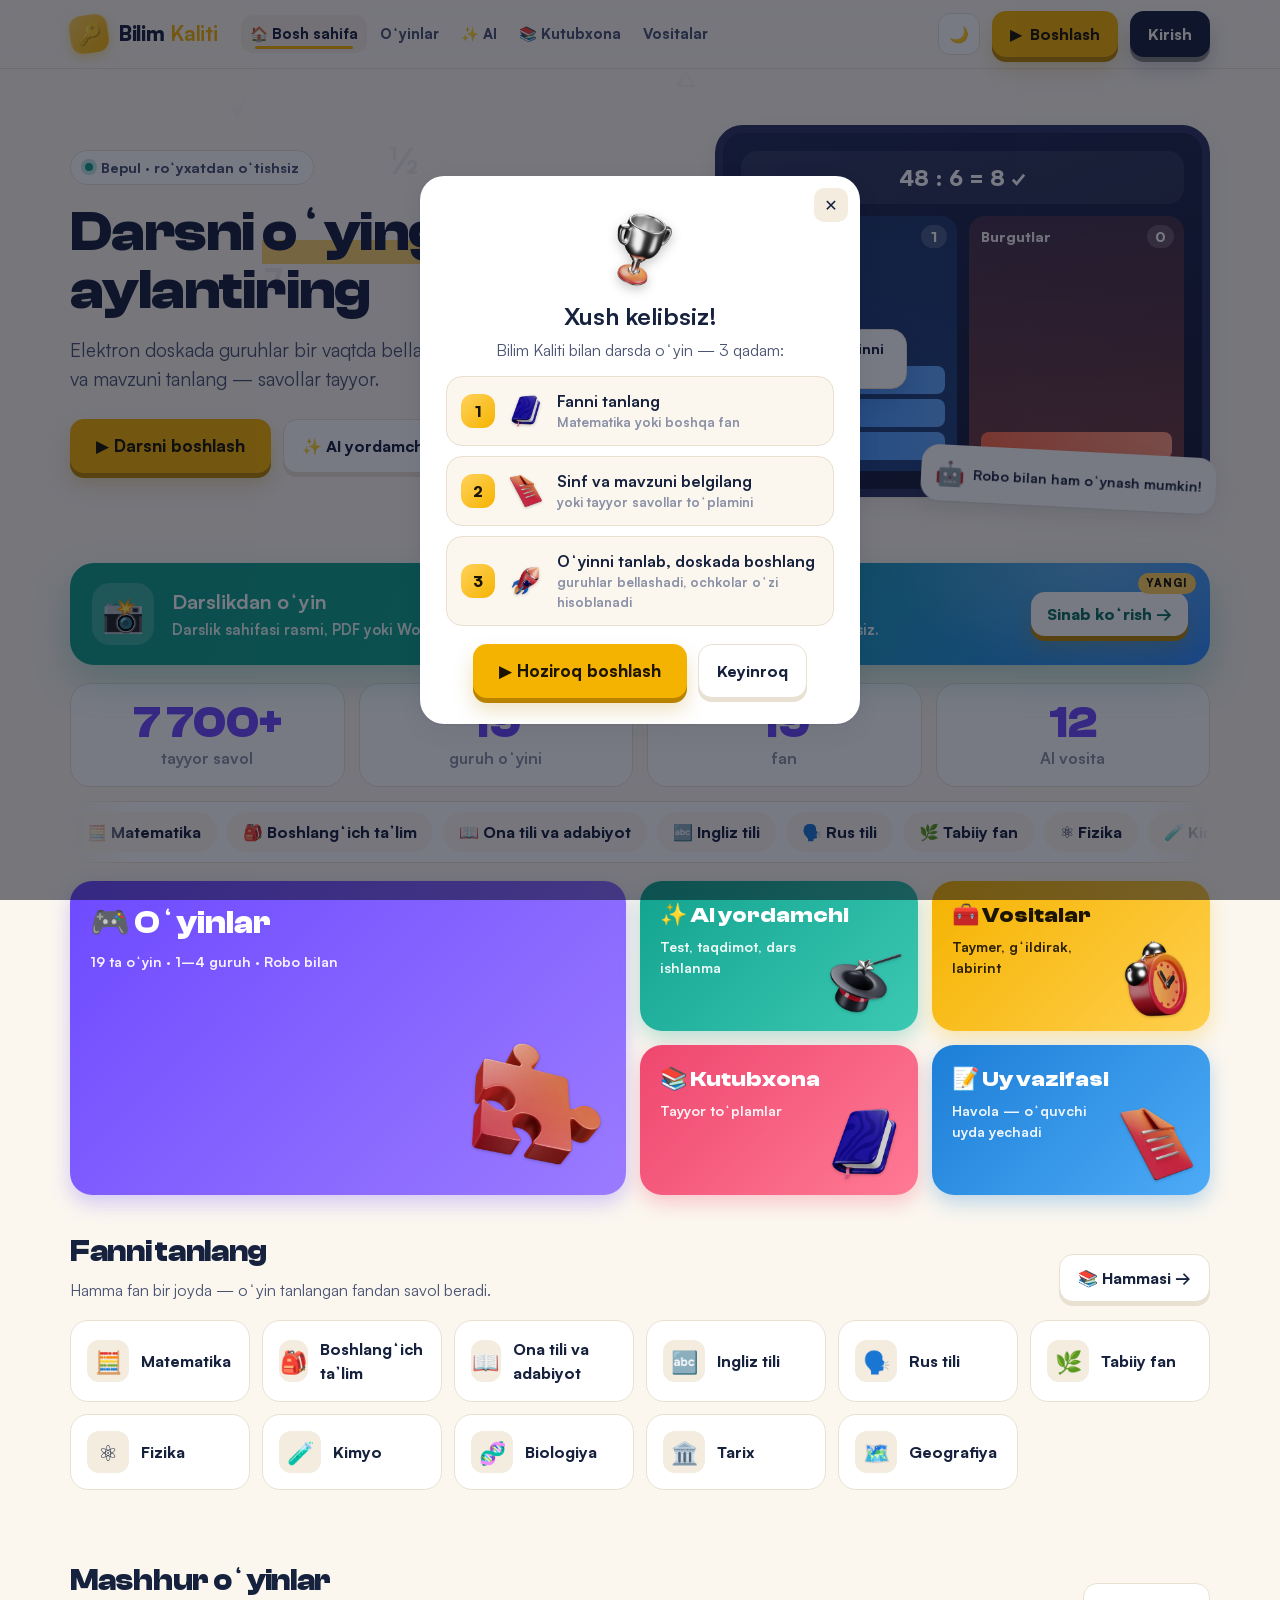
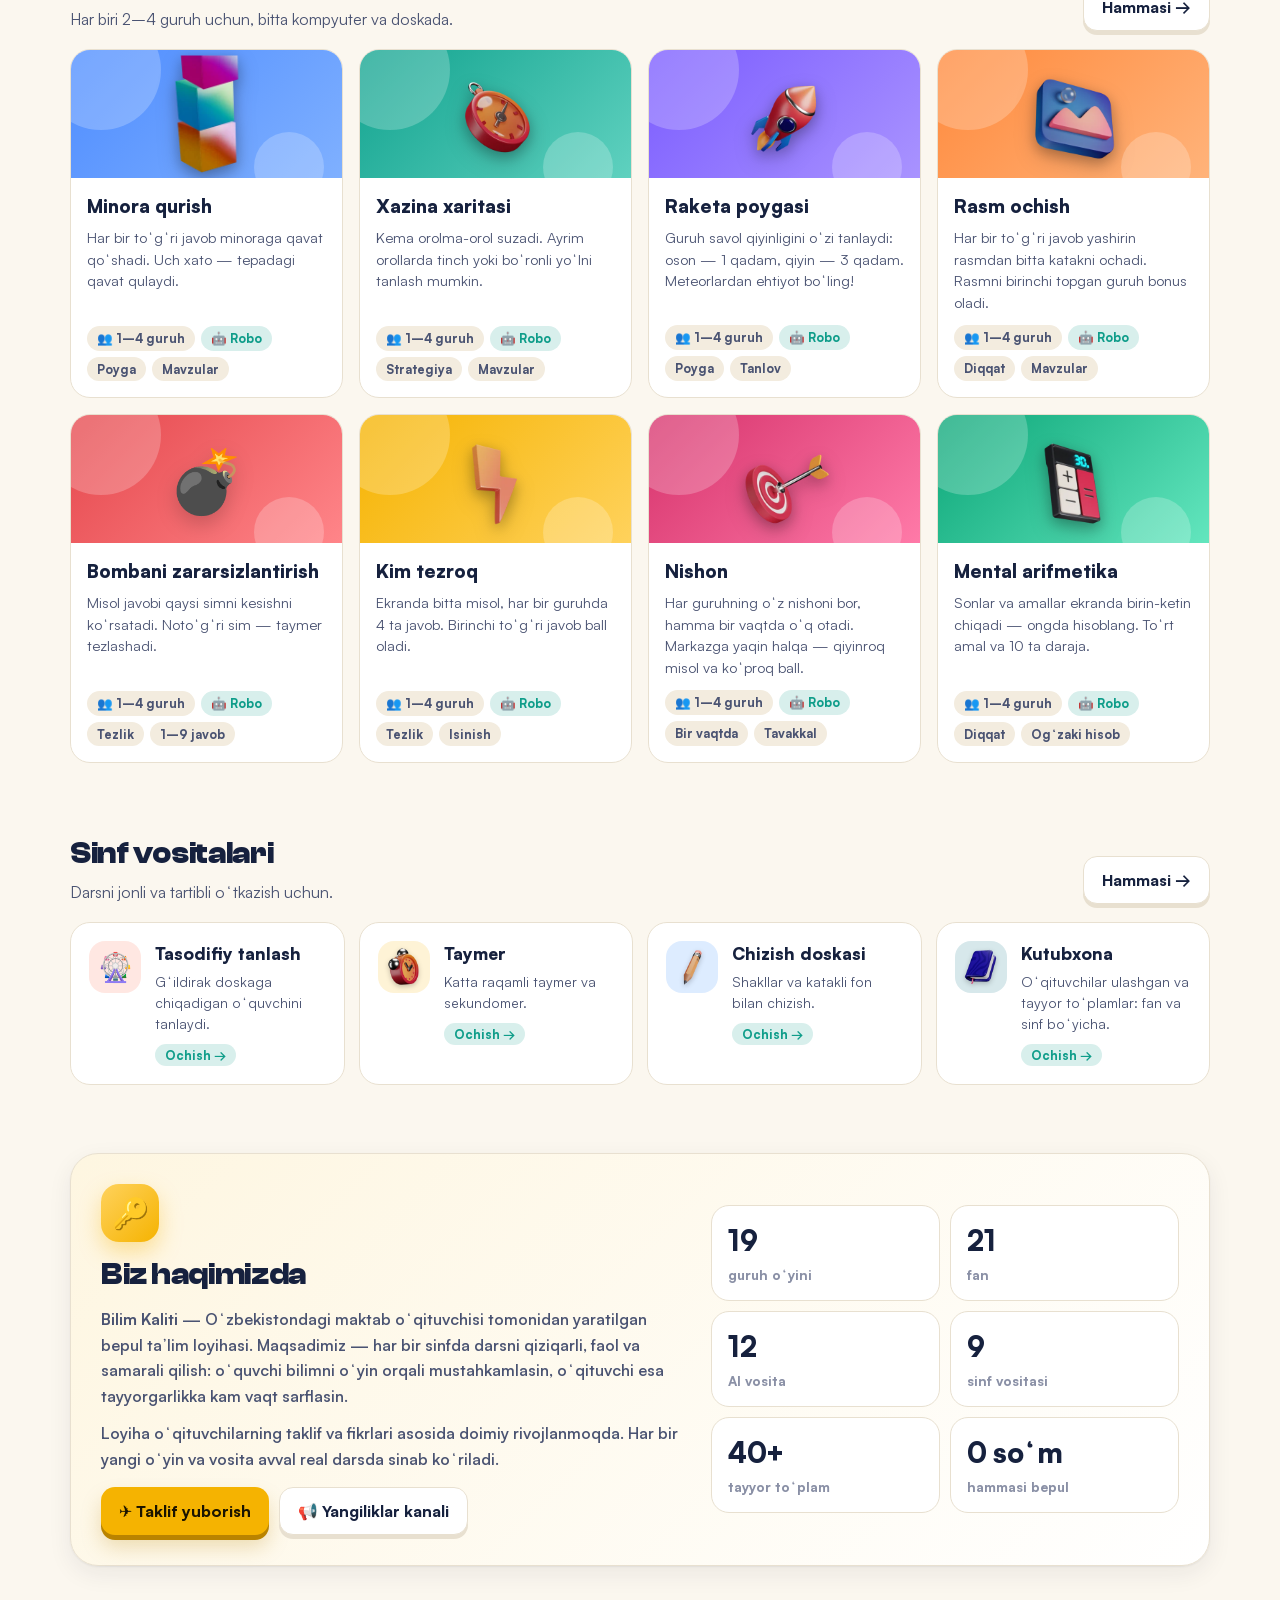
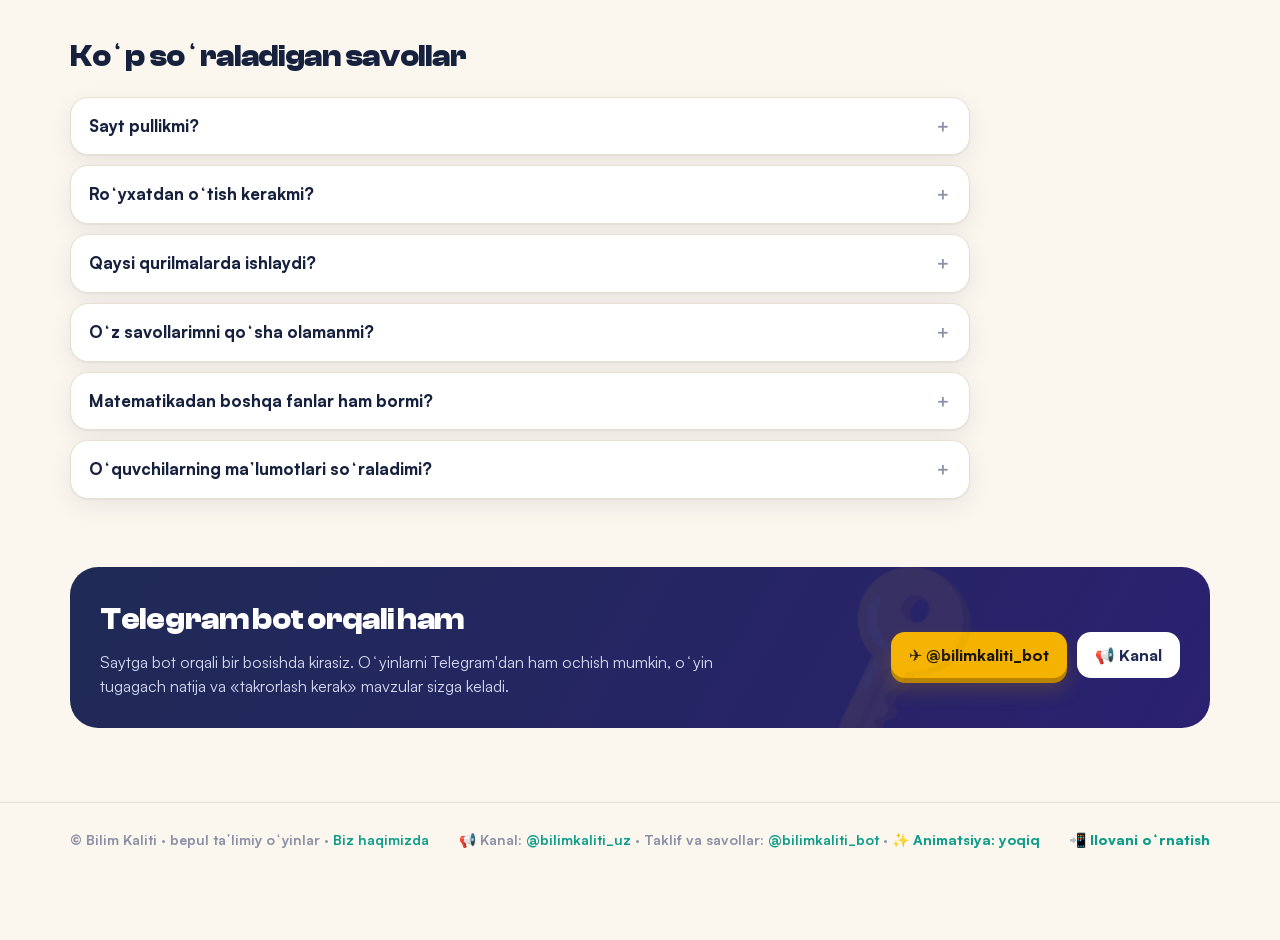
<file: index.html>
<!DOCTYPE html>
<html lang="uz">
<head>
<meta charset="utf-8">
<meta name="viewport" content="width=device-width,initial-scale=1">
<title>Bilim Kaliti — sinf uchun matematik oʻyinlar</title>
<meta name="description" content="Bilim Kaliti — oʻqituvchilar uchun bepul: elektron doskada 2–4 guruh bellashadigan 20 ta oʻyin, Robo raqib, AI yordamchi (test, taqdimot, dars ishlanma), fanlar boʻyicha kutubxona va sinf vositalari.">
<meta name="keywords" content="sinf uchun oʻyinlar, matematik oʻyinlar, elektron doska, interaktiv oʻyin, oʻqituvchi, dars ishlanma, test tuzish, taqdimot, AI, Bilim Kaliti">
<meta name="theme-color" content="#f5b301">
<link rel="canonical" href="https://bilimkaliti.github.io/">
<meta property="og:type" content="website">
<meta property="og:site_name" content="Bilim Kaliti">
<meta property="og:title" content="Bilim Kaliti — darsni oʻyinga aylantiring">
<meta property="og:description" content="Elektron doskada guruhlar bellashadigan oʻyinlar, Robo raqib, AI yordamchi va kutubxona. Bepul, roʻyxatdan oʻtishsiz.">
<meta property="og:url" content="https://bilimkaliti.github.io/">
<meta property="og:image" content="https://bilimkaliti.github.io/og.png">
<meta property="og:image:width" content="1200"><meta property="og:image:height" content="630">
<meta property="og:locale" content="uz_UZ">
<meta name="twitter:card" content="summary_large_image">
<meta name="twitter:image" content="https://bilimkaliti.github.io/og.png">
<link rel="icon" type="image/png" href="ikonka.png">
<link rel="apple-touch-icon" href="ikonka.png">
<link rel="manifest" href="/manifest.webmanifest">
<meta name="mobile-web-app-capable" content="yes">
<meta name="apple-mobile-web-app-capable" content="yes">
<meta name="apple-mobile-web-app-title" content="Bilim Kaliti">
<meta name="apple-mobile-web-app-status-bar-style" content="default">
<!-- GOOGLE-VERIFY: Search Console tasdiqlash kodi shu yerga qoʻyiladi -->
<link rel="preconnect" href="https://fonts.googleapis.com"><link rel="preconnect" href="https://fonts.gstatic.com" crossorigin>
<link href="https://fonts.googleapis.com/css2?family=Nunito:wght@500;700;800;900&display=swap" rel="stylesheet">
<link rel="preload" href="fonts/Satoshi-Variable.woff2" as="font" type="font/woff2" crossorigin><link rel="stylesheet" href="fonts.css?v=1">
<style>
:root{
  --bg:#fbf7ef;--bg2:#f3ecdf;--card:#ffffff;--ink:#16213e;--ink2:#4a5372;--muted:#8a90a6;--line:#e8e0d0;
  --gold:#f5b301;--gold2:#ffd25c;--teal:#0f9d8a;--coral:#ff6b4a;--violet:#7b5cff;--sky:#2f8cff;
  --shadow:0 1px 2px rgba(22,33,62,.06),0 8px 24px rgba(22,33,62,.07);--r:20px;
}
@media (prefers-color-scheme:dark){:root:not([data-theme="light"]){
  --bg:#11152a;--bg2:#171c36;--card:#1c2240;--ink:#f1f2f8;--ink2:#c3c8dd;--muted:#8d93ad;--line:#2b3257;--shadow:0 1px 2px rgba(0,0,0,.3),0 10px 30px rgba(0,0,0,.35)}}
:root[data-theme="dark"]{--bg:#11152a;--bg2:#171c36;--card:#1c2240;--ink:#f1f2f8;--ink2:#c3c8dd;--muted:#8d93ad;--line:#2b3257;--shadow:0 1px 2px rgba(0,0,0,.3),0 10px 30px rgba(0,0,0,.35)}
*{box-sizing:border-box}
html{scroll-behavior:smooth}
body{margin:0;background:var(--bg);color:var(--ink);font-family:Satoshi,Nunito,system-ui,sans-serif;font-size:16px;line-height:1.5;-webkit-font-smoothing:antialiased}
a{color:inherit;text-decoration:none}
button{font:inherit;color:inherit;cursor:pointer}
.wrap{max-width:1180px;margin:0 auto;padding:0 20px}
/* header */
header{position:sticky;top:0;z-index:20;background:color-mix(in srgb,var(--bg) 88%,transparent);backdrop-filter:blur(10px);border-bottom:1px solid var(--line)}
.bar{display:flex;align-items:center;gap:18px;height:68px}
.logo{display:flex;align-items:center;gap:10px;font-weight:900;font-size:21px;letter-spacing:-.3px}
.logo .k{width:38px;height:38px;border-radius:12px;background:linear-gradient(135deg,var(--gold2),var(--gold));display:grid;place-items:center;font-size:20px;box-shadow:0 4px 12px rgba(245,179,1,.35);transform:rotate(-8deg)}
.logo b{color:var(--gold)}
nav.top{display:flex;gap:4px;margin-left:12px}
nav.top a{padding:8px 14px;border-radius:12px;font-weight:800;color:var(--ink2)}
nav.top a.on,nav.top a:hover{background:var(--bg2);color:var(--ink)}
.sp{flex:1}
.btn{display:inline-flex;align-items:center;gap:8px;border:0;border-radius:14px;padding:11px 18px;font-weight:800;transition:transform .15s,box-shadow .15s}
.btn:active{transform:scale(.97)}
.btn.main{background:var(--ink);color:var(--bg)}
.btn.gold{background:var(--gold);color:#1b1400;box-shadow:0 6px 18px rgba(245,179,1,.35)}
.btn.ghost{background:var(--card);border:1.5px solid var(--line)}
.btn.tg{background:#229ED9;color:#fff}
.icon-btn{width:42px;height:42px;border-radius:12px;border:1.5px solid var(--line);background:var(--card);display:grid;place-items:center}
/* hero */
.hero{display:grid;grid-template-columns:1.1fr .9fr;gap:40px;align-items:center;padding:56px 0 40px}
.pill{display:inline-flex;align-items:center;gap:8px;padding:6px 14px;border-radius:99px;background:var(--card);border:1.5px solid var(--line);font-weight:800;font-size:14px;color:var(--ink2)}
.pill i{width:8px;height:8px;border-radius:50%;background:var(--teal);box-shadow:0 0 0 4px color-mix(in srgb,var(--teal) 25%,transparent)}
h1{font-size:clamp(34px,5vw,56px);line-height:1.05;letter-spacing:-1.2px;margin:18px 0 16px;font-weight:900}
h1 .hl{background:linear-gradient(transparent 62%,color-mix(in srgb,var(--gold) 55%,transparent) 62%)}
.lead{font-size:19px;color:var(--ink2);max-width:540px;margin:0 0 26px}
.cta{display:flex;gap:12px;flex-wrap:wrap}
.stats{display:flex;gap:26px;margin-top:30px;flex-wrap:wrap}
.stats div b{display:block;font-size:28px;font-weight:900}
.stats div span{color:var(--muted);font-weight:700;font-size:14px}
/* board illustration */
.board{position:relative;background:linear-gradient(160deg,#1f2a55,#141a36);border-radius:28px;padding:18px;box-shadow:var(--shadow);border:8px solid #2a3360;aspect-ratio:4/3}
.board .q{background:rgba(255,255,255,.08);color:#fff;border-radius:16px;padding:10px 14px;font-weight:900;font-size:22px;text-align:center;margin-bottom:12px}
.teams{display:grid;grid-template-columns:1fr 1fr;gap:12px;height:calc(100% - 64px)}
.team{border-radius:16px;padding:12px;display:flex;flex-direction:column;justify-content:flex-end;gap:5px;position:relative;overflow:hidden}
.team.a{background:linear-gradient(180deg,rgba(47,140,255,.18),rgba(47,140,255,.35))}
.team.b{background:linear-gradient(180deg,rgba(255,107,74,.18),rgba(255,107,74,.38))}
.team .lab{position:absolute;top:10px;left:12px;color:#fff;font-weight:900;font-size:14px;opacity:.9}
.floor{height:16%;border-radius:8px;animation:up .6s backwards}
.team.a .floor{background:linear-gradient(90deg,#2f8cff,#62a8ff)}
.team.b .floor{background:linear-gradient(90deg,#ff6b4a,#ff9a7f)}
@keyframes up{from{transform:translateY(30px);opacity:0}}
.robo{position:absolute;right:-14px;bottom:-18px;background:var(--card);color:var(--ink);border-radius:18px;padding:10px 14px;box-shadow:var(--shadow);font-weight:800;font-size:14px;display:flex;gap:8px;align-items:center;transform:rotate(3deg)}
.robo span{font-size:24px}
/* sections */
section{padding:34px 0}
.sh{display:flex;align-items:end;justify-content:space-between;gap:16px;margin-bottom:18px;flex-wrap:wrap}
h2{font-size:30px;letter-spacing:-.6px;margin:0;font-weight:900}
.sub{color:var(--ink2);margin:4px 0 0}
.tabs{display:inline-flex;background:var(--bg2);border-radius:16px;padding:5px;gap:4px;flex-wrap:wrap}
.tabs button{border:0;background:transparent;padding:9px 16px;border-radius:12px;font-weight:800;color:var(--ink2)}
.tabs button.on{background:var(--card);color:var(--ink);box-shadow:var(--shadow)}
/* game cards */
.grid{display:grid;grid-template-columns:repeat(auto-fill,minmax(260px,1fr));gap:16px}
.game{background:var(--card);border-radius:var(--r);border:1.5px solid var(--line);overflow:hidden;display:flex;flex-direction:column;transition:transform .18s,box-shadow .18s;cursor:pointer;text-align:left;padding:0}
.game:hover{transform:translateY(-3px);box-shadow:var(--shadow)}
.art{height:128px;display:grid;place-items:center;position:relative;overflow:hidden}
.art .em{font-size:62px;filter:drop-shadow(0 8px 10px rgba(0,0,0,.18));transition:transform .25s}
/* === yangi dizayn: Clash Display sarlavhalar, 3D ikonlar, yorugʻlik kartochka, yaltiroq tugma === */
h1,h2,.hero h1,.sh h2{font-family:'Clash Display',Satoshi,Nunito,system-ui,sans-serif;font-weight:700;letter-spacing:-.01em}
.i3d{display:inline-block;width:1em;height:1em;object-fit:contain;vertical-align:middle;filter:drop-shadow(0 .08em .1em rgba(0,0,0,.22))}
.art .em .i3d{width:92px;height:92px}.art-minora .em .i3d{width:118px;height:118px}
.pmg>span .i3d{width:1.35em;height:1.35em}
.tool .ic .i3d{width:1.5em;height:1.5em;transition:transform .45s cubic-bezier(.3,1.6,.5,1)}.tool:hover .ic .i3d{transform:translateY(-3px) rotate(-8deg) scale(1.08)}
.tour .tic .i3d.big{width:84px;height:84px}.tsteps .i3d.ts{width:38px;height:38px;flex:none}
.game{--mx:50%;--my:50%;position:relative}
.game::after{content:"";position:absolute;inset:0;border-radius:inherit;pointer-events:none;background:radial-gradient(240px circle at var(--mx) var(--my),rgba(255,214,90,.22),transparent 60%);opacity:0;transition:opacity .3s}
.game:hover::after{opacity:1}
html.nofx .game::after{display:none}
.btn.gold.big{position:relative;overflow:hidden}
.btn.gold.big::after{content:"";position:absolute;top:0;left:-60%;width:40%;height:100%;background:linear-gradient(100deg,transparent,rgba(255,255,255,.65),transparent);transform:skewX(-20deg);animation:bkShine 3.2s ease-in-out infinite;pointer-events:none}
@keyframes bkShine{55%,100%{left:130%}}
html.nofx .btn.gold.big::after{animation:none;display:none}
@media (prefers-reduced-motion:reduce){.btn.gold.big::after{animation:none;display:none}}

.art::before,.art::after{content:"";position:absolute;border-radius:50%;background:rgba(255,255,255,.22)}
.art::before{width:120px;height:120px;left:-30px;top:-40px}
.art::after{width:70px;height:70px;right:18px;bottom:-24px}
.gb{padding:14px 16px 16px;display:flex;flex-direction:column;gap:6px;flex:1}
.gb h3{margin:0;font-size:19px;font-weight:900}
.gb p{margin:0;color:var(--ink2);font-size:14.5px;flex:1}
.tags{display:flex;gap:6px;flex-wrap:wrap;margin-top:6px}
.tag{font-size:12.5px;font-weight:800;padding:3px 10px;border-radius:99px;background:var(--bg2);color:var(--ink2)}
.tag.new{background:color-mix(in srgb,var(--teal) 16%,transparent);color:var(--teal)}
.tag.soon{background:color-mix(in srgb,var(--violet) 16%,transparent);color:var(--violet)}
/* grades */
.grades{display:grid;grid-template-columns:repeat(7,1fr);gap:12px}
.grade{background:var(--card);border:1.5px solid var(--line);border-radius:var(--r);padding:18px 10px;text-align:center;transition:transform .15s,border-color .15s}
.grade:hover,.grade.on{transform:translateY(-3px);border-color:var(--gold)}
.grade b{display:block;font-size:42px;font-weight:900;line-height:1}
.grade span{font-weight:800;color:var(--muted);font-size:13px}
.grade small{display:block;margin-top:6px;color:var(--teal);font-weight:800;font-size:12.5px}
/* grade page */
.crumbs{display:flex;gap:8px;align-items:center;color:var(--muted);font-weight:800;margin:26px 0 6px}
.crumbs a:hover{color:var(--ink)}
.topics{display:flex;flex-wrap:wrap;gap:8px;margin:14px 0 6px}
.chip{border:1.5px solid var(--line);background:var(--card);border-radius:99px;padding:8px 14px;font-weight:800;color:var(--ink2);display:inline-flex;gap:8px;align-items:center}
.chip i{width:18px;height:18px;border-radius:6px;border:2px solid var(--line);display:grid;place-items:center;font-style:normal;font-size:12px}
.chip.on{border-color:var(--teal);color:var(--ink);background:color-mix(in srgb,var(--teal) 9%,var(--card))}
.chip.on i{background:var(--teal);border-color:var(--teal);color:#fff}
.chip.on i::after{content:"✓"}
.selbar{display:flex;gap:10px;align-items:center;flex-wrap:wrap;color:var(--muted);font-weight:800;margin-bottom:18px}
.link{border:0;background:none;color:var(--teal);font-weight:800;padding:4px 6px}
/* subjects & tools */
.subjects{display:grid;grid-template-columns:repeat(auto-fill,minmax(170px,1fr));gap:12px}
.subj{background:var(--card);border:1.5px solid var(--line);border-radius:18px;padding:16px;display:flex;align-items:center;gap:12px;font-weight:800}
.subj .ic{width:42px;height:42px;border-radius:12px;display:grid;place-items:center;font-size:22px;background:var(--bg2)}
.subj.mathcard{grid-column:span 2;flex-direction:column;align-items:stretch;gap:10px;border-color:var(--gold)}
.subj.mathcard .mt{display:flex;align-items:center;gap:12px}
.gch{display:flex;gap:6px;flex-wrap:wrap}.gch a{width:34px;height:34px;border-radius:10px;display:grid;place-items:center;background:var(--bg2);font-weight:900;transition:transform .12s,background .12s}.gch a:hover{background:var(--gold);transform:translateY(-2px)}
@media (max-width:420px){.subj.mathcard{grid-column:1/-1}}
.subj.off{opacity:.55}
.subj small{display:block;color:var(--muted);font-size:12.5px}
.tools{display:grid;grid-template-columns:repeat(auto-fill,minmax(250px,1fr));gap:14px}
.tool{background:var(--card);border:1.5px solid var(--line);border-radius:var(--r);padding:18px;display:flex;gap:14px}
.tool .ic{flex:none;width:52px;height:52px;border-radius:16px;display:grid;place-items:center;font-size:28px}
.tool h3{margin:0 0 4px;font-size:17px;font-weight:900}
.tool p{margin:0 0 8px;color:var(--ink2);font-size:14px}
/* bot banner */
.banner{background:linear-gradient(120deg,#1f2a55,#2b2170);color:#fff;border-radius:28px;padding:30px;display:grid;grid-template-columns:1fr auto;gap:20px;align-items:center;position:relative;overflow:hidden}
.banner h2{color:#fff}
.banner p{color:#d4d8f0;margin:8px 0 0;max-width:620px}
.banner::after{content:"🔑";position:absolute;right:220px;top:-30px;font-size:150px;opacity:.07;transform:rotate(-20deg)}
footer{border-top:1px solid var(--line);margin-top:40px;padding:26px 0 90px;color:var(--muted);font-weight:700;font-size:14px}
footer .wrap{display:flex;gap:16px;justify-content:space-between;flex-wrap:wrap}
/* mobile nav */
.mnav{display:none}
@media (max-width:900px){
  .hero{grid-template-columns:1fr;padding-top:32px}
  .board{max-width:520px}
  .grades{grid-template-columns:repeat(4,1fr)}
  nav.top{display:none}
  .banner{grid-template-columns:1fr}
  .mnav{display:flex;position:fixed;bottom:0;left:0;right:0;z-index:30;background:var(--card);border-top:1px solid var(--line);padding:6px 6px calc(6px + env(safe-area-inset-bottom))}
  .mnav a{flex:1;text-align:center;font-size:12px;font-weight:800;color:var(--muted);padding:6px 0;border-radius:12px}
  .mnav a span{display:block;font-size:20px;line-height:1.2}
  .mnav a.on{color:var(--ink);background:var(--bg2)}
  .hide-m{display:none}
}
@media (max-width:520px){.wrap{padding:0 16px}.grades{grid-template-columns:repeat(3,1fr)}h2{font-size:25px}.stats{gap:18px}.robo{right:6px}}

/* ===== AI ===== */
.btn.big{padding:14px 26px;font-size:17px}.btn.sm{padding:7px 12px;font-size:14px}
.btn:disabled{opacity:.6;cursor:wait}
.narrow{max-width:900px}
.small{font-size:13.5px;color:var(--muted);font-weight:700}
.note{margin-top:22px;color:var(--muted);font-weight:700;font-size:14px}
.aihead{display:flex;justify-content:space-between;align-items:end;gap:16px;flex-wrap:wrap;margin-bottom:20px}
.aigrid{display:grid;grid-template-columns:repeat(auto-fill,minmax(200px,1fr));gap:14px}
.aitool{background:var(--card);border:1.5px solid var(--line);border-radius:var(--r);padding:18px;display:flex;flex-direction:column;gap:6px;transition:transform .15s,box-shadow .15s,border-color .15s}
.aitool:hover{transform:translateY(-3px);box-shadow:var(--shadow);border-color:var(--gold)}
.aitool .ic,.fhead .ic,.fitem .ic{width:50px;height:50px;border-radius:15px;display:grid;place-items:center;font-size:27px;margin-bottom:4px;flex:none}
.aitool b{font-size:17px}.aitool small{color:var(--ink2);font-size:13.5px;line-height:1.4}
.formcard{background:var(--card);border:1.5px solid var(--line);border-radius:24px;padding:24px;box-shadow:var(--shadow)}
.fhead{display:flex;gap:14px;align-items:center;margin-bottom:18px}.fhead h2{font-size:26px}
.fgrid{display:grid;grid-template-columns:repeat(3,1fr);gap:14px}
.f{display:flex;flex-direction:column;gap:6px;font-weight:800;font-size:14px;color:var(--ink2)}.f em{font-weight:700;color:var(--muted);font-style:normal}
.f.wide,.wide{grid-column:1/-1}
.f input,.f select,.f textarea{font:inherit;font-weight:700;color:var(--ink);background:var(--bg);border:1.5px solid var(--line);border-radius:12px;padding:11px 13px;outline:none;width:100%}
.f input:focus,.f select:focus,.f textarea:focus{border-color:var(--gold);box-shadow:0 0 0 3px color-mix(in srgb,var(--gold) 25%,transparent)}
.f.file input{padding:9px}
.factions{display:flex;gap:14px;align-items:center;flex-wrap:wrap;margin-top:4px}
@media (max-width:700px){.fgrid{grid-template-columns:1fr 1fr}}
.daily{margin-top:18px;background:linear-gradient(135deg,color-mix(in srgb,#7048e8 10%,var(--card)),var(--card));border:1.5px solid var(--line);border-radius:22px;padding:18px 20px;box-shadow:var(--shadow)}
.daily .dh{display:flex;align-items:center;gap:12px}.daily .dh>div{flex:1;min-width:0}.daily .dh b{display:block;font-size:1.15rem}.daily .dh small{color:var(--muted);font-weight:700}
.daily .di{font-size:2rem;width:52px;height:52px;border-radius:16px;display:grid;place-items:center;background:color-mix(in srgb,#7048e8 16%,transparent)}
.daily .dq{font-size:1.18rem;font-weight:800;margin:14px 0 12px;line-height:1.45}
.daily .dopts{display:grid;grid-template-columns:repeat(auto-fit,minmax(160px,1fr));gap:10px}
.daily .dopts button{display:flex;align-items:center;gap:10px;text-align:left;border:1.5px solid var(--line);background:var(--card);border-radius:14px;padding:12px 14px;font:inherit;font-weight:800;font-size:1.05rem;color:var(--ink);cursor:pointer;transition:transform .12s,border-color .12s}
.daily .dopts button:hover:not(:disabled){transform:translateY(-2px);border-color:#7048e8}
.daily .dopts button span{width:28px;height:28px;border-radius:9px;display:grid;place-items:center;background:var(--bg2);font-size:.85rem;flex:none}
.daily .dopts button.ok{border-color:var(--good);background:color-mix(in srgb,var(--good) 14%,var(--card))}
.daily .dopts button.bad{border-color:var(--bad);background:color-mix(in srgb,var(--bad) 12%,var(--card))}
.daily .dopts button:disabled{cursor:default}
.daily .dres{margin-top:12px;padding:12px 14px;border-radius:14px;font-weight:700;line-height:1.45}.daily .dres.ok{background:color-mix(in srgb,var(--good) 14%,transparent)}.daily .dres.bad{background:color-mix(in srgb,var(--gold) 16%,transparent)}
.daily .dres small{color:var(--muted)}.daily .dres a{color:var(--teal);font-weight:900}
@media (max-width:600px){.daily .dh a{display:none}.daily{padding:16px}.daily .dq{font-size:1.08rem}}.daily .dnote{margin:10px 0 0;color:var(--muted)}
button.pmg{border:0;font:inherit;cursor:pointer;text-align:left}.pmg.on{outline:3px solid var(--ink);outline-offset:2px;transform:translateY(-2px)}
.hwshare{display:flex;gap:18px;align-items:center;flex-wrap:wrap;margin-top:14px;padding:14px;border-radius:18px;background:var(--bg2)}
.hwq{width:150px;height:150px;background:#fff;border-radius:12px;padding:6px;flex:none}.hwq svg{width:100%;height:100%}
.hwl{flex:1;min-width:240px;display:grid;gap:10px}.hwl p{margin:0}
.hwurl{display:flex;gap:8px}.hwurl input{flex:1;min-width:0;border:1.5px solid var(--line);border-radius:12px;padding:9px 12px;background:var(--card);font:inherit;font-size:.9rem;color:var(--ink)}
.hwbig{width:min(70vh,90%);margin:10px auto;background:#fff;padding:12px;border-radius:16px}.hwbig svg{width:100%;height:auto}
.hwcard{background:var(--card);border:1.5px solid var(--line);border-radius:20px;padding:16px;margin-bottom:16px}
.hwh{display:flex;gap:14px;align-items:center;flex-wrap:wrap}.hwh>div:first-child{flex:1;min-width:200px}.hwh b{font-size:1.1rem}.hwh small{display:block;color:var(--muted);font-weight:700}
.hwst{display:flex;gap:14px;color:var(--muted);font-weight:700}.hwst b{color:var(--ink);font-size:1.1rem}
.hwh .sca{margin-top:0}
.hwtbl{overflow-x:auto;margin-top:12px}.hwtbl table{width:100%;border-collapse:collapse;font-size:.95rem}
.hwtbl th{text-align:left;color:var(--muted);font-weight:800;padding:8px;border-bottom:1.5px solid var(--line);white-space:nowrap}
.hwtbl td{padding:9px 8px;border-bottom:1px solid var(--line);vertical-align:top}.hwtbl td small{color:var(--muted)}
.hww{color:var(--muted);font-size:.82rem;margin-top:3px}
.pct{padding:3px 9px;border-radius:999px;font-weight:900;white-space:nowrap}.pct.g{background:color-mix(in srgb,var(--good) 18%,transparent)}.pct.y{background:color-mix(in srgb,var(--gold) 22%,transparent)}.pct.r{background:color-mix(in srgb,var(--bad) 16%,transparent)}
.hwempty{margin:12px 0 0;color:var(--muted)}
.msgta{width:100%;border:1.5px solid var(--line);border-radius:14px;padding:12px;font:inherit;background:var(--bg2);color:var(--ink);resize:vertical}
#pwaBar{position:fixed;left:50%;bottom:24px;transform:translateX(-50%);z-index:90;display:none;align-items:center;gap:10px;background:var(--card);color:var(--ink);border:1.5px solid var(--line);box-shadow:var(--shadow);border-radius:18px;padding:8px 8px 8px 14px;font-weight:800;max-width:calc(100vw - 24px)}
#pwaBar.on{display:flex}
.pwa-btn{border-color:var(--teal)!important;color:var(--teal)!important}
@media (display-mode: standalone){.pwa-btn,#pwaFoot{display:none!important}}
#pwaBar img{width:34px;height:34px;border-radius:9px}
#pwaBar .t{line-height:1.2;font-size:14px;min-width:0}#pwaBar .btn{white-space:nowrap;flex:none;padding:10px 14px}#pwaBar img,#pwaBar .x{flex:none}#pwaBar .t small{display:block;font-weight:700;color:var(--muted);font-size:12px}
#pwaBar .x{border:0;background:none;color:var(--muted);font-size:20px;padding:4px 8px}
@media (max-width:900px){#pwaBar{bottom:calc(78px + env(safe-area-inset-bottom))}}
.ios-steps{text-align:left;margin:14px 0 4px;padding-left:0;list-style:none;display:grid;gap:10px}
.ios-steps li{display:flex;gap:10px;align-items:center;background:var(--bg2);border-radius:14px;padding:10px 12px;font-weight:700}
.ios-steps b{min-width:28px;height:28px;border-radius:9px;background:var(--gold);color:#1b1400;display:grid;place-items:center}
#toast{position:fixed;left:50%;bottom:86px;transform:translate(-50%,30px);background:var(--ink);color:var(--bg);padding:11px 18px;border-radius:14px;font-weight:800;opacity:0;transition:.25s;z-index:100;pointer-events:none;max-width:90vw;text-align:center}
#toast.show{opacity:1;transform:translate(-50%,0)}
#modal{position:fixed;inset:0;background:rgba(10,14,30,.55);display:grid;place-items:center;z-index:90;padding:16px;animation:fade .2s}
.mbox{background:var(--card);border-radius:24px;padding:26px;max-width:440px;width:100%;position:relative;box-shadow:var(--shadow)}
.mbox h3{margin:0 0 8px;font-size:22px}.mx{position:absolute;top:12px;right:12px;border:0;background:var(--bg2);width:34px;height:34px;border-radius:10px}
.mrow{display:flex;gap:10px;flex-wrap:wrap;margin-top:14px}
.lg{text-align:center;display:flex;flex-direction:column;align-items:center;gap:8px}.lgic{font-size:46px}
.flist{display:flex;flex-direction:column;gap:10px}
.fitem{display:flex;align-items:center;gap:10px;background:var(--card);border:1.5px solid var(--line);border-radius:18px;padding:10px 12px}
.fmain{display:flex;align-items:center;gap:12px;flex:1;min-width:0}.fitem .ic{background:var(--bg2);margin:0;width:44px;height:44px;font-size:22px}
.fmain b{display:block;white-space:nowrap;overflow:hidden;text-overflow:ellipsis}.fmain small{color:var(--muted);font-weight:700}
.empty{text-align:center;padding:50px 0;color:var(--ink2);font-weight:700}.empty div{font-size:54px}
.dbar{display:flex;gap:8px;flex-wrap:wrap;margin:10px 0 16px;position:sticky;top:76px;z-index:5;background:color-mix(in srgb,var(--bg) 90%,transparent);padding:8px 0;backdrop-filter:blur(6px)}
.dbar .btn{padding:9px 14px;font-size:14.5px}
.paper{background:#fff;color:#1d2433;border-radius:18px;padding:40px 46px;box-shadow:var(--shadow);border:1px solid var(--line);margin-bottom:30px;font-size:16.5px;line-height:1.6}
.paper h1{font-size:28px;line-height:1.2;margin:0 0 16px;color:#16213e}.paper h2{font-size:20px;margin:24px 0 8px;color:#16213e}
.paper .sub{color:#5a6178}.paper .small{color:#7a8094}
.paper .intro{background:#f6f2e8;border-radius:12px;padding:12px 16px}
.paper .sol{color:#2b6b4f;background:#eef8f2;border-radius:10px;padding:8px 12px}
.paper ol,.paper ul{padding-left:24px}.paper li{margin:6px 0}
.tb{border-collapse:collapse;width:100%;margin:8px 0}.tb td,.tb th{border:1px solid #d9d3c4;padding:8px 10px;vertical-align:top;text-align:left}.tb th{background:#f6f2e8;font-weight:800}
.tq>li{margin:0 0 14px}.tq p{margin:0 0 6px;font-weight:700}.opts{display:grid;grid-template-columns:repeat(2,1fr);gap:4px 20px;color:#3d4459}
.keybox,.ans-only{display:none}.showkey .keybox{display:block}
.keys li{margin:3px 0}
.cards{display:grid;grid-template-columns:repeat(auto-fill,minmax(220px,1fr));gap:14px}
.flip{perspective:900px;height:150px;cursor:pointer;outline:none}
.flip .fi{position:relative;width:100%;height:100%;transition:transform .5s;transform-style:preserve-3d}
.flip.on .fi{transform:rotateY(180deg)}
.ff,.fb{position:absolute;inset:0;backface-visibility:hidden;border-radius:16px;padding:16px;display:flex;flex-direction:column;justify-content:center;align-items:center;text-align:center;font-weight:800}
.ff{background:linear-gradient(135deg,#eef3ff,#dfe8ff);color:#1c3b8a}.fb{background:linear-gradient(135deg,#e9f9f1,#d2f2e2);color:#11603f;transform:rotateY(180deg);font-weight:700}
.ff small{position:absolute;top:10px;left:14px;color:#7c8bb5;font-size:12px}
.cwrap{display:grid;grid-template-columns:auto 1fr;gap:28px;align-items:start}
.cgrid{overflow:auto;max-width:100%}
.cw{border-collapse:collapse}.cw td{width:34px;height:34px;border:1.5px solid #3b4258;position:relative;padding:0;background:#fff}
.cw td.x{border:0;background:transparent}
.cw small{position:absolute;top:1px;left:3px;font-size:10px;font-weight:800;color:#555;line-height:1}
.cw input{width:100%;height:100%;border:0;text-align:center;font:inherit;font-weight:900;font-size:16px;text-transform:uppercase;background:transparent;color:#16213e;padding:0;outline:none}
.cw input:focus{background:#fff4c2}.cw input.good{background:#dff5e8}.cw input.bad{background:#ffe1dd}
.cw.ans span{display:grid;place-items:center;height:100%;font-weight:900}
.clues ol{padding-left:28px}.clues em{color:#888;font-style:normal}
@media (max-width:760px){.cwrap{grid-template-columns:1fr}.paper{padding:22px 18px}.opts{grid-template-columns:1fr}}
.wide-paper{background:transparent;border:0;box-shadow:none;padding:0}
.slides{display:grid;grid-template-columns:repeat(auto-fill,minmax(340px,1fr));gap:16px}
.slide{aspect-ratio:16/9;border-radius:16px;padding:6% 7%;position:relative;overflow:hidden;box-shadow:var(--shadow);font-size:13px;display:flex;flex-direction:column}
.slide h3{margin:0 0 8px;font-size:1.6em;line-height:1.15;font-weight:900;padding-right:18%}
.slide ul{margin:6px 0 0;padding-left:1.2em}.slide li{margin:3px 0;font-weight:700}
.slide li::marker{color:var(--acc)}
.slide .sem{position:absolute;right:6%;top:7%;font-size:2.8em}
.slide .snum{position:absolute;right:4%;bottom:4%;opacity:.6;font-weight:800}
.slide .snote{margin-top:auto;font-size:.9em;opacity:.75;background:rgba(0,0,0,.08);border-radius:8px;padding:4px 8px}
.slide.cover{justify-content:center}.slide.cover h3{font-size:2.2em}.slide.cover p{margin:0;opacity:.85;font-weight:700}
.slide.cover .sem{position:static;font-size:3em;margin-bottom:6px}.sbar{display:block;width:70px;height:6px;border-radius:9px;background:var(--acc);margin-top:14px}
#present{position:fixed;inset:0;z-index:200;background:#0b0f1f;display:flex;flex-direction:column}
#present .pv{flex:1;display:grid;place-items:center;padding:3vh 3vw;min-height:0}
#present .pc{display:flex;gap:10px;justify-content:center;align-items:center;padding:10px;color:#fff;font-weight:800}
.pbn{width:52px;height:46px;border-radius:14px;border:0;background:rgba(255,255,255,.12);color:#fff;font-size:26px}.pbn.px{font-size:18px;margin-left:20px}
.slide.big{width:min(94vw,calc(84vh*16/9));font-size:min(2.6vw,4.6vh);box-shadow:none}
.p-test .pv,.p-cards .pv{color:#fff}
.tshow{width:min(1100px,94vw);text-align:center}.tshow small{opacity:.7;font-weight:800;font-size:18px}
.tshow h2{font-size:clamp(26px,4.4vw,52px);line-height:1.2;margin:12px 0 28px}
.topts{display:grid;grid-template-columns:1fr 1fr;gap:16px}
.topts button{border:0;border-radius:18px;padding:22px;font-size:clamp(18px,2.6vw,30px);font-weight:800;background:rgba(255,255,255,.1);color:#fff;text-align:left;display:flex;gap:14px;align-items:center}
.topts button b{background:rgba(255,255,255,.18);border-radius:10px;padding:2px 12px}
.topts button.ok{background:#1f9d62}.topts button.no{background:#d64545}
.texp{font-size:20px;opacity:.85;margin-top:22px}
.flip.big{width:min(760px,90vw);height:min(420px,60vh)}.flip.big .ff,.flip.big .fb{font-size:clamp(22px,3.4vw,40px);border-radius:26px}
.chat{background:var(--card);border:1.5px solid var(--line);border-radius:24px;display:flex;flex-direction:column;height:calc(100vh - 190px);min-height:440px;overflow:hidden}
.chead{display:flex;justify-content:space-between;align-items:center;padding:12px 16px;border-bottom:1px solid var(--line)}
.msgs{flex:1;overflow:auto;padding:18px;display:flex;flex-direction:column;gap:12px}
.msg{max-width:86%;padding:12px 15px;border-radius:18px;line-height:1.55;word-wrap:break-word}
.msg.user{align-self:flex-end;background:var(--ink);color:var(--bg);border-bottom-right-radius:6px}
.msg.model{align-self:flex-start;background:var(--bg2);border-bottom-left-radius:6px}
.msg p{margin:0 0 8px}.msg p:last-child{margin:0}.msg h4{margin:10px 0 6px}.msg ul,.msg ol{margin:4px 0 8px;padding-left:22px}
.msg pre{background:rgba(0,0,0,.08);padding:10px;border-radius:10px;overflow:auto}.msg small{display:block;opacity:.7;margin-top:4px}
.msg .trow{display:flex;gap:10px;border-bottom:1px solid var(--line);padding:4px 0}.msg .trow span{flex:1}
.typing i{display:inline-block;width:8px;height:8px;border-radius:50%;background:var(--muted);margin:0 2px;animation:blink 1s infinite}
.typing i:nth-child(2){animation-delay:.2s}.typing i:nth-child(3){animation-delay:.4s}
@keyframes blink{50%{opacity:.25}}
.cin{display:flex;gap:8px;padding:12px;border-top:1px solid var(--line);align-items:flex-end}
.cin textarea{flex:1;font:inherit;font-weight:700;resize:none;border:1.5px solid var(--line);border-radius:14px;padding:11px 13px;background:var(--bg);color:var(--ink);outline:none;max-height:160px}
.att{width:44px;height:44px;border-radius:12px;display:grid;place-items:center;background:var(--bg2);cursor:pointer;font-size:20px;flex:none}
#cFileName{padding:0 16px 10px}
.cempty{margin:auto;text-align:center;color:var(--ink2)}.cempty div{font-size:46px}.sugs{display:flex;flex-wrap:wrap;gap:8px;justify-content:center;margin-top:12px;max-width:640px}
.ubtn{max-width:220px}.ubtn span{white-space:nowrap;overflow:hidden;text-overflow:ellipsis}
@media (max-width:520px){.hide-s{display:none}.chat{height:calc(100vh - 230px)}}
@media print{
  body.printing header,body.printing footer,body.printing .mnav,body.printing .noprint,body.printing #toast{display:none!important}
  body.printing{background:#fff}
  body.printing .paper{box-shadow:none;border:0;padding:0;margin:0}
  body.printing .wrap{max-width:none;padding:0}
  body.printing .keybox,body.printing .ans-only{display:block}
  body.printing .pb{break-before:page}
  body.printing .flip .fi{transform:none!important}body.printing .flip{height:auto}
  body.printing .ff,body.printing .fb{position:static;transform:none;border:1px solid #ccc;margin:2px 0}
  body.printing .slide{break-inside:avoid;box-shadow:none;-webkit-print-color-adjust:exact;print-color-adjust:exact}
  body.pr-taqdimot .slides{grid-template-columns:1fr}
  body.printing .cw td{-webkit-print-color-adjust:exact;print-color-adjust:exact}
}
.fr{display:inline-flex;flex-direction:column;vertical-align:middle;text-align:center;line-height:1.08;font-size:.9em;margin:0 .14em;font-variant-numeric:lining-nums}
.fr>span{padding:0 .12em}.fr>span:first-child{border-bottom:max(1.5px,.07em) solid currentColor}
.modes{display:flex;gap:12px;align-items:center;flex-wrap:wrap;margin:-6px 0 18px;font-weight:800;color:var(--muted)}
/* ===== vositalar ===== */
.toolstage{background:var(--card);border:1.5px solid var(--line);border-radius:24px;padding:20px;margin-bottom:30px}
.toolstage:fullscreen{border-radius:0;padding:24px;overflow:auto;background:var(--bg)}
.thead{display:flex;align-items:center;gap:12px;flex-wrap:wrap;margin-bottom:16px}.thead h2{flex:1;font-size:26px}
.mrow.center{justify-content:center}
.chkl{display:flex;gap:8px;align-items:center;font-weight:800;color:var(--ink2);font-size:14px;margin-top:10px}
.wgrid{display:grid;grid-template-columns:320px 1fr;gap:22px}
.wleft{display:flex;flex-direction:column;gap:12px}.wlists{display:flex;flex-wrap:wrap;gap:6px}
.wspin{position:relative;display:flex;flex-direction:column;align-items:center;gap:14px}
.wspin canvas{width:min(100%,560px,62vh);height:auto;aspect-ratio:1;cursor:pointer;filter:drop-shadow(0 10px 24px rgba(0,0,0,.18))}
.toolstage:fullscreen .wspin canvas{width:min(100%,78vh)}
.wptr{font-size:44px;line-height:1;color:var(--ink);margin-bottom:-26px;z-index:2;text-shadow:0 3px 6px rgba(0,0,0,.25)}
.wwin{font-size:40px!important;margin:4px 0 12px!important}
.wteams{display:grid;grid-template-columns:repeat(auto-fill,minmax(180px,1fr));gap:12px;margin-top:16px}
.wteam{border:2px solid var(--tc);border-radius:16px;padding:12px 14px;background:color-mix(in srgb,var(--tc) 8%,var(--card))}.wteam b{color:var(--tc);font-size:18px}.wteam ol{margin:6px 0 0;padding-left:22px;font-weight:700}
@media (max-width:860px){.wgrid{grid-template-columns:1fr}}
.nbox{display:flex;flex-direction:column;align-items:center;gap:16px;text-align:center}
.nface{font-size:min(22vw,150px);line-height:1;transition:transform .2s}
.nballoons{display:flex;gap:14px;font-size:min(10vw,64px)}.bal{display:inline-block;animation:bob 2.4s ease-in-out infinite}.bal:nth-child(2n){animation-delay:-1.2s}.bal.pop{animation:none;opacity:.5}
@keyframes bob{50%{transform:translateY(-10px)}}
.nmeter{position:relative;width:min(640px,100%);height:28px;border-radius:99px;background:var(--bg2);overflow:hidden}
.nmeter i{position:absolute;left:0;top:0;bottom:0;width:0;border-radius:99px;transition:width .1s}
.nmeter b{position:absolute;top:-4px;bottom:-4px;width:4px;background:var(--ink);border-radius:2px}
.nstats{display:flex;gap:20px;flex-wrap:wrap;justify-content:center;font-weight:800;font-size:18px}
.nslider{width:min(420px,100%)}.nslider input{padding:0}
.tbox{display:flex;flex-direction:column;align-items:center;gap:18px;padding:10px 0;border-radius:20px;transition:background .3s}
.tdig{font-size:min(19vw,190px);font-weight:900;font-variant-numeric:tabular-nums;letter-spacing:-2px;line-height:1;cursor:pointer;user-select:none}
.toolstage:fullscreen .tdig{font-size:min(26vw,40vh)}
.tprog{width:min(720px,100%);height:12px;border-radius:99px;background:var(--bg2);overflow:hidden}.tprog i{display:block;height:100%;background:var(--gold);transition:width .2s linear}
.tbox.warn .tdig{color:#e5484d;animation:pulse 1s infinite}.tbox.end{background:color-mix(in srgb,#e5484d 18%,transparent)}.tbox.end .tdig{color:#e5484d}
@keyframes pulse{50%{transform:scale(1.04)}}
.tool-doska{padding:10px}
.dtools{display:flex;gap:8px;flex-wrap:wrap;margin-bottom:10px}
.dgrp{display:flex;gap:4px;background:var(--bg2);padding:4px;border-radius:14px}
.dgrp button{min-width:42px;height:42px;border:0;border-radius:10px;background:transparent;font-size:19px;display:grid;place-items:center;padding:0 8px;font-weight:800}
.dgrp button.on{background:var(--card);box-shadow:var(--shadow)}
#dCol button{width:42px}#dCol button::after{content:"";width:22px;height:22px;border-radius:50%;background:var(--c);border:2px solid rgba(0,0,0,.15)}
#dSize i{display:block;border-radius:50%;background:var(--ink)}
.dwrap{position:relative;height:calc(100vh - 260px);min-height:380px;border-radius:14px;overflow:hidden;border:1.5px solid var(--line)}
.toolstage:fullscreen .dwrap{height:calc(100vh - 90px)}
.dwrap canvas{position:absolute;inset:0;width:100%;height:100%}#dInk{touch-action:none;cursor:crosshair}
.tool.tlink{transition:transform .15s,box-shadow .15s,border-color .15s}.tool.tlink:hover{transform:translateY(-3px);box-shadow:var(--shadow);border-color:var(--gold)}
.subj{transition:transform .15s,border-color .15s}.subj:hover{transform:translateY(-2px);border-color:var(--gold)}
.lfilter{display:grid;grid-template-columns:1fr 160px 2fr 170px;gap:10px;margin-bottom:16px}
.lfilter select,.lfilter input{font:inherit;font-weight:700;color:var(--ink);background:var(--card);border:1.5px solid var(--line);border-radius:12px;padding:10px 12px;outline:none;min-width:0}
@media (max-width:760px){.lfilter{grid-template-columns:1fr 1fr}}
.sgrid{display:grid;grid-template-columns:repeat(auto-fill,minmax(290px,1fr));gap:14px}
.scard{background:var(--card);border:1.5px solid var(--line);border-radius:18px;padding:16px;display:flex;flex-direction:column;gap:10px}
.sct{display:flex;gap:12px;align-items:center}.sct .ic{width:46px;height:46px;border-radius:14px;background:var(--bg2);display:grid;place-items:center;font-size:24px;flex:none}
.sct b{display:block;font-size:17px;line-height:1.25}.sct small{color:var(--muted);font-weight:700}
.scm{display:flex;gap:12px;flex-wrap:wrap;color:var(--ink2);font-weight:700;font-size:13.5px}
.sca{display:flex;gap:8px;flex-wrap:wrap;margin-top:auto}
.mbox.wide{max-width:760px;max-height:88vh;overflow:auto}
.bz{background:var(--card);border:1.5px solid var(--line);border-radius:22px;padding:18px;margin:0 0 22px}
.bz h3{margin:0}.bzq{width:100%;margin:12px 0 10px;font-size:1.05rem;padding:12px 16px;border:1.5px solid var(--line);border-radius:14px;background:var(--bg2);color:var(--ink);font-family:inherit;font-weight:700}.bzq:focus{outline:none;border-color:var(--teal)}
.bzchips{display:flex;flex-wrap:wrap;gap:8px;margin-bottom:12px}
@media (max-width:760px){.bzchips{flex-wrap:nowrap;overflow-x:auto;scrollbar-width:none;padding-bottom:2px}.bzchips::-webkit-scrollbar{display:none}}
.bzchips button{flex:0 0 auto;border:1.5px solid var(--line);background:var(--bg2);color:var(--ink2);border-radius:999px;padding:9px 15px;font-weight:800;min-height:44px}
.bzchips button.on{background:var(--ink);color:var(--card);border-color:var(--ink)}
.bzlist{display:grid;grid-template-columns:repeat(auto-fill,minmax(280px,1fr));gap:10px}
.bzt{display:flex;align-items:center;gap:10px;background:var(--bg2);border:1.5px solid transparent;border-radius:16px;padding:10px 10px 10px 16px;min-height:68px;cursor:pointer;transition:border-color .15s,transform .15s}
.bzt:hover{border-color:var(--gold,#f5b301);transform:translateY(-2px)}
.bzeye{flex:0 0 auto;width:40px;height:40px;border-radius:12px;border:1.5px solid var(--line);background:var(--card);font-size:1rem;cursor:pointer}
.bzgo{flex:0 0 auto;width:46px;height:46px;border-radius:50%;background:linear-gradient(135deg,#f5b301,#ffd25c);color:#3b2a00;display:grid;place-items:center;font-size:1.1rem;box-shadow:0 4px 12px rgba(245,179,1,.35)}
.seg2{display:flex;width:100%;max-width:520px}.seg2 button{flex:1;min-height:46px}.bzt div{flex:1;min-width:0}.bzt b{display:block;line-height:1.25}.bzt small{color:var(--muted);font-weight:700}
.bzt .btn{flex:0 0 auto}.bzh{grid-column:1/-1;margin:10px 0 0;font-weight:900;color:var(--muted);font-size:.9rem;text-transform:uppercase;letter-spacing:.04em}
.bzlv{display:grid;grid-template-columns:repeat(auto-fit,minmax(140px,1fr));gap:12px;margin-top:14px}
.bzlv button{border:0;border-radius:18px;padding:20px 12px;font-weight:900;font-size:1.15rem;color:#fff;min-height:96px;display:flex;flex-direction:column;align-items:center;gap:6px;cursor:pointer;transition:transform .15s}
.bzlv button:hover{transform:translateY(-3px)}.bzlv button small{font-weight:700;font-size:.8rem;opacity:.9}
.pmgames{display:grid;grid-template-columns:repeat(auto-fill,minmax(150px,1fr));gap:10px}
.pmg{border-radius:16px;padding:14px;color:#fff;background:linear-gradient(135deg,var(--c1),var(--c2));display:flex;flex-direction:column;gap:4px;font-weight:800;transition:transform .15s}
.pmg:hover{transform:translateY(-2px)}.pmg span{font-size:30px}
.pvlist{padding-left:22px}.pvlist li{margin:8px 0}.pvlist small{color:var(--muted)}
.fgrid.one{grid-template-columns:1fr 1fr}
/* ===== silliq hover va kirish animatsiyalari ===== */
:root{--ease:cubic-bezier(.22,.8,.3,1)}
.btn{transition:transform .25s var(--ease),box-shadow .25s var(--ease),background-color .2s,border-color .2s,filter .2s;will-change:transform}
.btn:hover{transform:translateY(-2px);box-shadow:0 8px 20px rgba(22,33,62,.14)}
.btn.gold:hover{box-shadow:0 10px 26px rgba(245,179,1,.45);filter:brightness(1.04)}
.btn.main:hover{box-shadow:0 10px 24px rgba(22,33,62,.28)}
.btn.ghost:hover{border-color:var(--gold)}
.btn:active{transform:translateY(0) scale(.97);transition-duration:.08s}
.icon-btn{transition:transform .25s var(--ease),border-color .2s}.icon-btn:hover{transform:rotate(-12deg) scale(1.06);border-color:var(--gold)}
nav.top a{position:relative;transition:background-color .2s,color .2s}
nav.top a::after{content:"";position:absolute;left:14px;right:14px;bottom:4px;height:2.5px;border-radius:2px;background:var(--gold);transform:scaleX(0);transition:transform .3s var(--ease)}
nav.top a:hover::after,nav.top a.on::after{transform:scaleX(1)}
.logo .k{transition:transform .5s var(--ease)}.logo:hover .k{transform:rotate(-100deg) scale(1.08)}
.game,.grade,.subj,.aitool,.tool.tlink,.scard,.pmg,.fitem{transition:transform .35s var(--ease),box-shadow .35s var(--ease),border-color .25s}
.game:hover,.aitool:hover,.tool.tlink:hover,.scard:hover{transform:translateY(-6px);box-shadow:0 16px 34px rgba(22,33,62,.14)}
.grade:hover,.subj:hover,.pmg:hover{transform:translateY(-4px) scale(1.02);box-shadow:0 12px 26px rgba(22,33,62,.12)}
.game .art{transition:filter .35s}.game:hover .art{filter:saturate(1.15) brightness(1.04)}
.game .art::after{transition:transform .6s var(--ease)}.game:hover .art::after{transform:scale(1.5) translate(-10px,-6px)}
.game .art .em{transition:transform .45s var(--ease)}
.game .art .shine{position:absolute;inset:0;background:linear-gradient(115deg,transparent 30%,rgba(255,255,255,.45) 48%,transparent 66%);transform:translateX(-120%);pointer-events:none}
.game:hover .art .shine{transform:translateX(120%);transition:transform .9s var(--ease)}
.aitool .ic,.tool .ic,.subj .ic,.sct .ic{transition:transform .45s var(--ease)}
.aitool:hover .ic,.tool.tlink:hover .ic,.subj:hover .ic,.scard:hover .sct .ic{transform:scale(1.12) rotate(-8deg)}
.grade b{transition:color .25s,transform .35s var(--ease)}.grade:hover b{color:var(--gold);transform:scale(1.08)}
.chip{transition:border-color .2s,background-color .2s,transform .2s var(--ease)}.chip:hover{border-color:var(--teal);transform:translateY(-1px)}
.tabs button{transition:background-color .2s,color .2s,box-shadow .25s}
.tabs button:not(.on):hover{color:var(--ink);background:color-mix(in srgb,var(--card) 60%,transparent)}
.mnav a{transition:background-color .2s,color .2s,transform .2s var(--ease)}.mnav a:active{transform:scale(.92)}
/* kartalar sahifa ochilganda birin-ketin chiqadi */
@keyframes rise{from{opacity:0;transform:translateY(16px)}to{opacity:1;transform:none}}
.hero>.hcopy>*{animation:rise .6s var(--ease) both}.hero>.hcopy>*:nth-child(2){animation-delay:.06s}.hero>.hcopy>*:nth-child(3){animation-delay:.12s}.hero>.hcopy>*:nth-child(4){animation-delay:.18s}.hero>.hcopy>*:nth-child(5){animation-delay:.24s}
.hero .board{animation:rise .7s .15s var(--ease) both}
html:not(.ready) .hero>.hcopy>*,html:not(.ready) .hero .board{animation-play-state:paused}
@media (hover:none){.game:hover,.aitool:hover,.tool.tlink:hover,.scard:hover,.grade:hover,.subj:hover,.pmg:hover,.btn:hover{transform:none}}
@media (prefers-reduced-motion:reduce){*,*::before,*::after{animation-duration:.01ms!important;animation-delay:0s!important;transition-duration:.01ms!important}}
/* ===== MOTION: hero, maskot, oʻyin effektlari, reveal, skelet, oʻtishlar ===== */
.hero{position:relative}body{overflow-x:clip}.hero>.hcopy,.hero>.board{position:relative;z-index:1}
.mathbg{position:absolute;inset:-30px 0;z-index:0;overflow:hidden;pointer-events:none;-webkit-mask-image:radial-gradient(ellipse at center,#000 45%,transparent 78%);mask-image:radial-gradient(ellipse at center,#000 45%,transparent 78%)}
.mathbg span{position:absolute;font-weight:900;color:var(--ink);opacity:.07;animation:mfloat 16s ease-in-out infinite alternate;will-change:transform}
@keyframes mfloat{from{transform:translateY(0) rotate(0)}to{transform:translateY(-34px) rotate(var(--r))}}
.board.live .q span{display:inline-block;transition:color .3s,text-shadow .3s}
.board.live .q span.in{animation:qin .5s var(--ease)}
.board.live .q span.ok{color:#7dffb2;text-shadow:0 0 18px rgba(125,255,178,.55)}
@keyframes qin{from{opacity:0;transform:translateY(10px) scale(.94)}}
.board.live .floor{height:12%;flex:none}
.board.live .floor.drop{animation:fdrop .6s cubic-bezier(.3,1.35,.5,1) both}
@keyframes fdrop{from{transform:translateY(-150px) rotate(-5deg);opacity:0}65%{transform:translateY(5px) rotate(1deg);opacity:1}to{transform:none;opacity:1}}
.team .hsc{position:absolute;top:9px;right:10px;background:rgba(255,255,255,.18);color:#fff;font-weight:900;border-radius:99px;min-width:26px;text-align:center;padding:1px 8px;font-size:14px}
.team.win{animation:twin .8s var(--ease)}
@keyframes twin{30%{box-shadow:inset 0 0 0 3px rgba(125,255,178,.9),0 0 26px rgba(125,255,178,.4)}}
.team.champ::after{content:"🏆";position:absolute;top:36px;left:50%;font-size:42px;transform:translateX(-50%);animation:tpop .7s cubic-bezier(.3,1.6,.5,1) both;filter:drop-shadow(0 6px 10px rgba(0,0,0,.3))}
@keyframes tpop{from{transform:translateX(-50%) scale(0) rotate(-30deg)}}
.board.live .robo{animation:rbob 3.6s ease-in-out infinite}
@keyframes rbob{0%,100%{transform:rotate(3deg) translateY(0)}50%{transform:rotate(1deg) translateY(-6px)}}
.mascot{position:absolute;left:-62px;bottom:-30px;width:108px;z-index:3;cursor:pointer;overflow:visible;filter:drop-shadow(0 10px 14px rgba(22,33,62,.25));animation:mbob 3.4s ease-in-out infinite;-webkit-tap-highlight-color:transparent}
.mascot .rb{transform-origin:60px 130px;transition:transform .3s var(--ease)}
.mascot:hover .rb{transform:rotate(-4deg) scale(1.04)}
@keyframes mbob{0%,100%{transform:translateY(0)}50%{transform:translateY(-8px)}}
.mascot .shadow{animation:msh 3.4s ease-in-out infinite;transform-origin:60px 134px}
@keyframes msh{50%{transform:scaleX(.8);opacity:.6}}
.mascot .eyes{transform-origin:60px 50px;animation:blink 4.6s infinite}
@keyframes blink{0%,91%,97%,100%{transform:scaleY(1)}94%{transform:scaleY(.12)}}
.mascot .ant{animation:antp 1.8s ease-in-out infinite}
@keyframes antp{50%{fill:#ffe48a;filter:drop-shadow(0 0 6px #f5b301)}}
.mascot .armR{transform-origin:96px 96px}
.mascot.wave .armR,.mascot:hover .armR{animation:wave .42s ease-in-out infinite alternate}
@keyframes wave{from{transform:rotate(-8deg)}to{transform:rotate(26deg)}}
.mascot.jump{animation:mjump .65s cubic-bezier(.3,1.5,.5,1)}
@keyframes mjump{40%{transform:translateY(-26px) rotate(-6deg)}}
.rbub{position:absolute;left:-46px;bottom:100px;z-index:4;background:var(--card);color:var(--ink);border:1.5px solid var(--line);font-weight:800;font-size:14px;line-height:1.35;padding:10px 14px;border-radius:16px;box-shadow:0 10px 26px rgba(22,33,62,.16);max-width:230px;opacity:0;transform:translateY(10px) scale(.94);transform-origin:20% 100%;transition:opacity .35s var(--ease),transform .35s var(--ease);pointer-events:none}
.rbub.show{opacity:1;transform:none}
.rbub::after{content:"";position:absolute;left:44px;bottom:-8px;width:14px;height:14px;background:var(--card);border-right:1.5px solid var(--line);border-bottom:1.5px solid var(--line);transform:rotate(45deg)}
@media (max-width:900px){.mascot{left:-6px;bottom:-40px;width:88px}.rbub{left:0;bottom:62px}}
@media (max-width:520px){.mascot{width:72px;bottom:-34px}.rbub{font-size:12.5px;max-width:190px;bottom:50px}}
/* oʻyin kartalaridagi effektlar */
.fx{position:absolute;pointer-events:none;opacity:0}
.game:is(:hover,:focus-visible) .fx{opacity:1}
.art-minora .em{transform-origin:50% 90%}
.game:is(:hover,:focus-visible) .art-minora .em{animation:crane 1s ease-in-out infinite alternate}
@keyframes crane{from{transform:rotate(-5deg) scale(1.08)}to{transform:rotate(5deg) scale(1.08)}}
.art-minora .blk{left:60%;top:-18px;width:20px;height:13px;border-radius:3px;background:#ffd25c;border:2px solid rgba(0,0,0,.18)}
.art-minora .blk.b2{left:38%;background:#ff9f6b}
.game:is(:hover,:focus-visible) .art-minora .blk{animation:bdrop 1.4s cubic-bezier(.5,0,.75,0) infinite}
.game:is(:hover,:focus-visible) .art-minora .blk.b2{animation-delay:.7s}
@keyframes bdrop{0%{transform:translateY(0) rotate(-10deg);opacity:0}15%{opacity:1}80%{transform:translateY(118px) rotate(8deg);opacity:1}100%{transform:translateY(118px);opacity:0}}
.game:is(:hover,:focus-visible) .art-xazina .em{animation:mapw 2s ease-in-out infinite}
@keyframes mapw{0%,100%{transform:rotate(-4deg) scale(1.08)}50%{transform:rotate(4deg) scale(1.12)}}
.art-xazina .ship{bottom:6px;left:-34px;font-size:26px}
.game:is(:hover,:focus-visible) .art-xazina .ship{animation:sail 2.6s linear infinite}
@keyframes sail{0%{transform:translateX(0) rotate(-4deg)}25%{transform:translateX(90px) rotate(4deg)}50%{transform:translateX(180px) rotate(-4deg)}75%{transform:translateX(270px) rotate(4deg)}100%{transform:translateX(360px) rotate(-4deg)}}
.art-xazina .wave{left:0;right:0;bottom:0;height:14px;background:radial-gradient(circle at 10px -2px,transparent 9px,rgba(255,255,255,.35) 10px) 0 0/20px 14px repeat-x}
.game:is(:hover,:focus-visible) .art-xazina .wave{animation:wv 1.2s linear infinite}
@keyframes wv{to{background-position:20px 0}}
.game:is(:hover,:focus-visible) .art-raketa .em{animation:launch 1.6s cubic-bezier(.5,0,.6,1) infinite}
@keyframes launch{0%{transform:translate(0,0)}35%{transform:translate(8px,-10px) rotate(-3deg)}55%{transform:translate(80px,-110px) scale(.8);opacity:0}56%{transform:translate(-80px,110px) scale(.8);opacity:0}75%{opacity:1}100%{transform:translate(0,0)}}
.art-raketa .puff{left:44%;top:58%;width:16px;height:16px;border-radius:50%;background:rgba(255,255,255,.8)}
.game:is(:hover,:focus-visible) .art-raketa .puff{animation:puff 1.6s ease-out infinite}
.art-raketa .p2{animation-delay:.15s!important;left:40%;top:62%}.art-raketa .p3{animation-delay:.3s!important;left:36%;top:66%}
@keyframes puff{0%{transform:scale(.3);opacity:0}20%{opacity:.9}60%{transform:scale(2.2) translate(-8px,8px);opacity:0}100%{opacity:0}}
.art-raketa .star{width:3px;height:22px;border-radius:2px;background:rgba(255,255,255,.75);left:72%;top:-30px}
.art-raketa .s2{left:20%}
.game:is(:hover,:focus-visible) .art-raketa .star{animation:streak .8s linear infinite}.game:is(:hover,:focus-visible) .art-raketa .s2{animation-delay:.4s}
@keyframes streak{to{transform:translateY(190px)}}
.game:is(:hover,:focus-visible) .art-mozaika .em{animation:snap 1.8s cubic-bezier(.3,1.5,.5,1) infinite}
@keyframes snap{0%,100%{transform:scale(1.05) rotate(0)}30%{transform:scale(.9) rotate(-14deg)}55%{transform:scale(1.18) rotate(6deg)}}
.art-mozaika .pz{font-size:24px;left:50%;top:50%}
.game:is(:hover,:focus-visible) .art-mozaika .pz1{animation:pzin1 1.8s ease-in-out infinite}
.game:is(:hover,:focus-visible) .art-mozaika .pz2{animation:pzin2 1.8s ease-in-out infinite}
@keyframes pzin1{0%{transform:translate(-120px,-60px) rotate(-60deg);opacity:0}20%{opacity:1}45%{transform:translate(-30px,-24px) rotate(0);opacity:1}55%,100%{transform:translate(-20px,-18px);opacity:0}}
@keyframes pzin2{0%{transform:translate(110px,50px) rotate(60deg);opacity:0}20%{opacity:1}45%{transform:translate(10px,4px) rotate(0);opacity:1}55%,100%{transform:translate(4px,0);opacity:0}}
.game:is(:hover,:focus-visible) .art-bomba .em{animation:shake .32s linear infinite}
@keyframes shake{0%,100%{transform:rotate(0) scale(1.08)}25%{transform:rotate(-7deg) scale(1.1)}75%{transform:rotate(7deg) scale(1.1)}}
.art-bomba .spark{left:calc(50% + 16px);top:calc(50% - 30px);width:6px;height:6px;border-radius:50%;background:#ffe066;box-shadow:0 0 8px #ffb300}
.game:is(:hover,:focus-visible) .art-bomba .spark{animation:spk .7s ease-out infinite}
.art-bomba .k2{animation-delay:.23s!important}.art-bomba .k3{animation-delay:.46s!important}
@keyframes spk{0%{transform:translate(0,0) scale(1.2);opacity:1}100%{transform:translate(var(--sx,14px),var(--sy,-22px)) scale(0);opacity:0}}
.art-bomba .k2{--sx:-16px;--sy:-18px}.art-bomba .k3{--sx:4px;--sy:-30px}
.game:is(:hover,:focus-visible) .art-tez .em{animation:zap .9s ease-in-out infinite}
@keyframes zap{0%,100%{transform:scale(1.08);filter:drop-shadow(0 0 0 #fff)}45%{transform:scale(1.22) rotate(-6deg);filter:drop-shadow(0 0 16px #fff)}}
.art-tez .ring{left:50%;top:50%;width:70px;height:70px;margin:-35px 0 0 -35px;border-radius:50%;border:3px solid rgba(255,255,255,.85)}
.game:is(:hover,:focus-visible) .art-tez .ring{animation:ring 1.2s ease-out infinite}.game:is(:hover,:focus-visible) .art-tez .r2{animation-delay:.6s}
@keyframes ring{from{transform:scale(.4);opacity:.9}to{transform:scale(2.4);opacity:0}}
.art-nishon .arrow{left:-70px;top:calc(50% - 2px);width:56px;height:4px;border-radius:2px;background:#fff}
.art-nishon .arrow::after{content:"";position:absolute;right:-8px;top:-5px;border:7px solid transparent;border-left:10px solid #fff;border-right:0}
.art-nishon .arrow::before{content:"";position:absolute;left:0;top:-5px;width:12px;height:14px;background:linear-gradient(90deg,#ffd25c,#ff8a3d);clip-path:polygon(0 0,100% 50%,0 100%,30% 50%)}
.game:is(:hover,:focus-visible) .art-nishon .arrow{animation:shoot 1.5s cubic-bezier(.3,.1,.3,1) infinite}
@keyframes shoot{0%{transform:translateX(0);opacity:0}10%{opacity:1}45%,80%{transform:translateX(calc(50vw*0 + 172px));opacity:1}100%{transform:translateX(172px);opacity:0}}
.art-nishon .hit{left:50%;top:50%;width:60px;height:60px;margin:-30px 0 0 -30px;border-radius:50%;border:3px solid #fff}
.game:is(:hover,:focus-visible) .art-nishon .hit{animation:hit 1.5s ease-out infinite}
@keyframes hit{0%,44%{transform:scale(.3);opacity:0}46%{opacity:1}80%{transform:scale(1.8);opacity:0}100%{opacity:0}}
.game:is(:hover,:focus-visible) .art-nishon .em{animation:tgt 1.5s ease-out infinite}
@keyframes tgt{0%,44%{transform:scale(1.06)}50%{transform:scale(1.18) rotate(-6deg)}70%,100%{transform:scale(1.06)}}
.art-mental .num{color:#fff;font-weight:900;font-size:20px;text-shadow:0 2px 6px rgba(0,0,0,.2);bottom:-24px}
.art-mental .n1{left:22%}.art-mental .n2{left:70%}.art-mental .n3{left:46%}
.game:is(:hover,:focus-visible) .art-mental .num{animation:nup 1.8s ease-out infinite}
.game:is(:hover,:focus-visible) .art-mental .n2{animation-delay:.6s}.game:is(:hover,:focus-visible) .art-mental .n3{animation-delay:1.2s}
@keyframes nup{0%{transform:translateY(0) scale(.8);opacity:0}25%{opacity:1}100%{transform:translateY(-150px) scale(1.15);opacity:0}}
.game:is(:hover,:focus-visible) .art-mental .em{animation:abac 1s ease-in-out infinite alternate}
@keyframes abac{from{transform:translateX(-6px) scale(1.08)}to{transform:translateX(6px) scale(1.08)}}
.art-juft .em{transform-style:preserve-3d}
.game:is(:hover,:focus-visible) .art-juft .em{animation:flipy 1.6s ease-in-out infinite}
@keyframes flipy{0%,20%{transform:perspective(300px) rotateY(0) scale(1.08)}50%,70%{transform:perspective(300px) rotateY(180deg) scale(1.12)}100%{transform:perspective(300px) rotateY(360deg) scale(1.08)}}
.art-juft .card2{left:calc(50% + 26px);top:calc(50% - 30px);font-size:34px;transform:rotate(14deg)}
.game:is(:hover,:focus-visible) .art-juft .card2{animation:c2 1.6s ease-in-out infinite}
@keyframes c2{0%,100%{transform:rotate(14deg) translateY(0)}50%{transform:rotate(24deg) translateY(-8px)}}
.art-zanjir .em{transform-origin:50% 0}
.game:is(:hover,:focus-visible) .art-zanjir .em{animation:swing 1.3s ease-in-out infinite}
@keyframes swing{0%,100%{transform:rotate(-14deg)}50%{transform:rotate(14deg)}}
.art-zanjir .link{width:22px;height:12px;border:3px solid rgba(255,255,255,.85);border-radius:8px;left:calc(50% - 11px);top:4px}
.art-zanjir .l2{top:18px;transform:rotate(90deg)}
.game:is(:hover,:focus-visible) .art-kosmik .em{animation:ufo 1.6s ease-in-out infinite}
@keyframes ufo{0%,100%{transform:translateY(-6px) rotate(-6deg)}50%{transform:translateY(-14px) rotate(6deg)}}
.art-kosmik .beam{left:calc(50% - 30px);top:calc(50% + 4px);width:60px;height:70px;background:linear-gradient(rgba(180,255,240,.75),rgba(180,255,240,0));clip-path:polygon(35% 0,65% 0,100% 100%,0 100%)}
.game:is(:hover,:focus-visible) .art-kosmik .beam{animation:beam 1.6s ease-in-out infinite}
@keyframes beam{0%,100%{opacity:.2;transform:scaleY(.8)}50%{opacity:.9;transform:scaleY(1)}}
.game:is(:hover,:focus-visible) .art-sirli .em{animation:kturn 1.8s cubic-bezier(.5,0,.3,1) infinite}
@keyframes kturn{0%,15%{transform:rotate(0) scale(1.08)}45%,70%{transform:rotate(-90deg) scale(1.14)}100%{transform:rotate(0) scale(1.08)}}
.art-sirli .glint{font-size:18px;left:calc(50% + 30px);top:22%}.art-sirli .g2{left:calc(50% - 46px);top:58%}
.game:is(:hover,:focus-visible) .art-sirli .glint{animation:tw 1.8s ease-in-out infinite}.game:is(:hover,:focus-visible) .art-sirli .g2{animation-delay:.9s}
@keyframes tw{0%,100%{transform:scale(0) rotate(0);opacity:0}50%{transform:scale(1.2) rotate(90deg);opacity:1}}
.game:is(:hover,:focus-visible) .art-eshik .em{animation:hop .9s cubic-bezier(.3,1.5,.5,1) infinite}
@keyframes hop{0%,100%{transform:translateY(0) scale(1.08)}40%{transform:translateY(-12px) scale(1.12)}}
.art-eshik .flag{left:calc(50% + 6px);top:16%;font-size:22px}
.game:is(:hover,:focus-visible) .art-eshik .flag{animation:flag 1.8s ease-out infinite}
@keyframes flag{0%{transform:translateY(40px);opacity:0}40%,80%{transform:translateY(-6px) rotate(-6deg);opacity:1}100%{transform:translateY(-6px);opacity:0}}
.game:is(:hover,:focus-visible) .art:not(.art-minora):not(.art-xazina) .em{}
/* reveal */
.rv{opacity:0;transform:translateY(24px);transition:opacity .7s var(--ease),transform .7s var(--ease)}
.rv.in{opacity:1;transform:none}
.rv:is(.grid,.grades,.aigrid,.tools,.subjects,.sgrid,.whys,.hows){opacity:1;transform:none;transition:none}
.rv:is(.grid,.grades,.aigrid,.tools,.subjects,.sgrid,.whys,.hows):not(.in)>*{opacity:0}
.rv.in:is(.grid,.grades,.aigrid,.tools,.subjects,.sgrid)>*{animation:rise .6s var(--ease) both}
.rv.in:is(.grid,.grades,.aigrid,.tools,.subjects,.sgrid)>*:nth-child(2){animation-delay:.05s}
.rv.in:is(.grid,.grades,.aigrid,.tools,.subjects,.sgrid)>*:nth-child(3){animation-delay:.1s}
.rv.in:is(.grid,.grades,.aigrid,.tools,.subjects,.sgrid)>*:nth-child(4){animation-delay:.15s}
.rv.in:is(.grid,.grades,.aigrid,.tools,.subjects,.sgrid)>*:nth-child(5){animation-delay:.2s}
.rv.in:is(.grid,.grades,.aigrid,.tools,.subjects,.sgrid)>*:nth-child(6){animation-delay:.25s}
.rv.in:is(.grid,.grades,.aigrid,.tools,.subjects,.sgrid)>*:nth-child(7){animation-delay:.3s}
.rv.in:is(.grid,.grades,.aigrid,.tools,.subjects,.sgrid)>*:nth-child(n+8){animation-delay:.35s}
/* toʻlqin */
:is(.btn,.chip,.tabs button,.pmg,.mnav a,.dgrp button,.icon-btn,.aitool,.grade,.subj){position:relative;overflow:hidden;isolation:isolate}
.rip{position:absolute;border-radius:50%;background:currentColor;opacity:.2;transform:scale(0);animation:rip .65s cubic-bezier(.2,.7,.3,1) forwards;pointer-events:none;z-index:-1}
.btn.gold .rip,.btn.main .rip{background:#fff;opacity:.35}
@keyframes rip{to{transform:scale(1);opacity:0}}
/* konfetti */
.cfl{position:fixed;inset:0;pointer-events:none;z-index:400;overflow:hidden}.cfl i{position:absolute;display:block;will-change:transform}
/* skelet */
.sk{pointer-events:none}
.sk .skl,.sk .skb{display:block;border-radius:7px;background:linear-gradient(90deg,var(--bg2) 25%,color-mix(in srgb,var(--bg2) 40%,var(--card)) 50%,var(--bg2) 75%);background-size:220% 100%;animation:shim 1.25s linear infinite}
.sk .skl{height:12px;margin:7px 0}.sk .btnl{width:92px;height:34px;border-radius:12px;margin:0}
@keyframes shim{from{background-position:120% 0}to{background-position:-120% 0}}
/* sahifalar orasida oʻtish */
html:not(.vt-theme) header{view-transition-name:hdr}html:not(.vt-theme) .mnav{view-transition-name:mnav}
::view-transition-old(root){animation:vtOut .2s cubic-bezier(.4,0,1,1) both}
::view-transition-new(root){animation:vtIn .42s var(--ease) both}
@keyframes vtOut{to{opacity:0;transform:translateY(-8px)}}
@keyframes vtIn{from{opacity:0;transform:translateY(14px)}}
html.vt-theme::view-transition-old(root),html.vt-theme::view-transition-new(root){animation:none;mix-blend-mode:normal}
html.vt-theme::view-transition-old(root){z-index:1}html.vt-theme::view-transition-new(root){z-index:2}
/* ===== Darslikdan oʻyin ===== */
.dl-steps{display:flex;gap:6px;align-items:center;margin:4px 0 18px;flex-wrap:wrap}
.dl-steps span{display:inline-flex;align-items:center;gap:8px;font-weight:800;font-size:14px;color:var(--muted);padding:7px 14px 7px 8px;border-radius:99px;background:var(--bg2);transition:background-color .3s,color .3s}
.dl-steps span b{width:24px;height:24px;border-radius:50%;display:grid;place-items:center;background:var(--card);font-size:13px;transition:background-color .3s,color .3s}
.dl-steps span.on{background:color-mix(in srgb,var(--gold) 18%,var(--card));color:var(--ink)}.dl-steps span.on b{background:var(--gold);color:#1b1400}
.dl-steps span.ok b{background:var(--teal);color:#fff}
.dl-steps i{width:22px;height:2px;background:var(--line);border-radius:2px}
.dl-drop{position:relative;border:2px dashed color-mix(in srgb,var(--gold) 55%,var(--line));border-radius:22px;padding:34px 20px;text-align:center;background:linear-gradient(180deg,color-mix(in srgb,var(--gold) 6%,var(--card)),var(--card));transition:border-color .25s,background-color .25s,transform .25s var(--ease);cursor:pointer}
.dl-drop:hover,.dl-drop.over{border-color:var(--gold);transform:translateY(-2px)}
.dl-drop.over{background:color-mix(in srgb,var(--gold) 14%,var(--card))}
.dl-ic{position:relative;width:86px;height:86px;margin:0 auto 12px;border-radius:24px;background:linear-gradient(135deg,#ffd25c,#f5b301);display:grid;place-items:center;font-size:42px;box-shadow:0 12px 26px rgba(245,179,1,.35);animation:dlBob 3s ease-in-out infinite}
.dl-ic::after{content:"✨";position:absolute;right:-12px;top:-10px;font-size:22px;animation:dlTw 2s ease-in-out infinite}
@keyframes dlBob{50%{transform:translateY(-6px) rotate(-3deg)}}@keyframes dlTw{50%{transform:scale(1.3) rotate(20deg);opacity:.6}}
.dl-drop h3{margin:0 0 4px;font-size:21px}.dl-drop p{margin:0;color:var(--ink2);font-weight:700}
.dl-btns{display:flex;gap:10px;justify-content:center;flex-wrap:wrap;margin-top:16px}
.dl-hint{display:flex;gap:16px;justify-content:center;flex-wrap:wrap;margin-top:14px;color:var(--muted);font-size:13px;font-weight:800}
.dl-thumbs{display:grid;grid-template-columns:repeat(auto-fill,minmax(118px,1fr));gap:12px;margin-top:16px}
.dl-th{position:relative;aspect-ratio:3/4;border-radius:16px;overflow:hidden;background:var(--bg2);border:1.5px solid var(--line);box-shadow:var(--shadow);animation:rise .45s var(--ease) both}
.dl-th img{width:100%;height:100%;object-fit:cover;display:block}
.dl-th .pdf{height:100%;display:grid;place-items:center;align-content:center;gap:6px;text-align:center;padding:10px;font-weight:800;font-size:13px;color:var(--ink2);word-break:break-word}
.dl-th .pdf b{font-size:40px}.dl-th .pdf small{display:block;color:var(--muted);font-size:12px}
.dl-th .no{position:absolute;left:8px;top:8px;background:rgba(22,33,62,.78);color:#fff;font-weight:900;font-size:12px;border-radius:99px;padding:2px 8px}
.dl-th .x{position:absolute;right:6px;top:6px;width:28px;height:28px;border-radius:50%;border:0;background:rgba(22,33,62,.78);color:#fff;font-weight:900;cursor:pointer;opacity:.85}
.dl-th .x:hover{opacity:1;background:#e5484d}
.dl-th .sz{position:absolute;left:0;right:0;bottom:0;padding:16px 8px 6px;background:linear-gradient(transparent,rgba(0,0,0,.6));color:#fff;font-size:11.5px;font-weight:800}
.dl-add{aspect-ratio:3/4;border-radius:16px;border:2px dashed var(--line);display:grid;place-items:center;align-content:center;gap:4px;color:var(--muted);font-weight:800;cursor:pointer;background:transparent;font-size:13px}
.dl-add b{font-size:30px}.dl-add:hover{border-color:var(--gold);color:var(--ink)}
.dl-seg{display:flex;flex-wrap:wrap;gap:6px}
.dl-seg button{border:1.5px solid var(--line);background:var(--bg);border-radius:12px;padding:9px 14px;font-weight:800;color:var(--ink2);transition:border-color .2s,background-color .2s,color .2s}
.dl-seg button:hover{border-color:var(--gold)}
.dl-seg button.on{background:var(--ink);color:var(--bg);border-color:var(--ink)}
.dl-seg button small{display:block;font-weight:700;opacity:.7;font-size:11.5px}
.dl-scan{position:relative;display:grid;grid-template-columns:150px 1fr;gap:22px;align-items:center;padding:8px 0}
.dl-scan .pg{position:relative;aspect-ratio:3/4;border-radius:16px;overflow:hidden;background:var(--bg2);border:1.5px solid var(--line);box-shadow:var(--shadow)}
.dl-scan .pg img{width:100%;height:100%;object-fit:cover;filter:saturate(.7)}
.dl-scan .pg .pdf{height:100%;display:grid;place-items:center;font-size:54px}
.dl-scan .pg::after{content:"";position:absolute;left:0;right:0;height:38%;top:-40%;background:linear-gradient(180deg,transparent,color-mix(in srgb,var(--gold) 45%,transparent) 85%,var(--gold));animation:dlScan 1.8s cubic-bezier(.5,0,.5,1) infinite}
@keyframes dlScan{to{top:100%}}
.dl-stage{list-style:none;padding:0;margin:0;display:grid;gap:10px}
.dl-stage li{display:flex;align-items:center;gap:10px;font-weight:800;color:var(--muted);transition:color .3s}
.dl-stage li i{width:24px;height:24px;border-radius:50%;border:2px solid var(--line);display:grid;place-items:center;font-style:normal;font-size:12px;flex:none;transition:all .3s}
.dl-stage li.on{color:var(--ink)}.dl-stage li.on i{border-color:var(--gold);border-top-color:transparent;animation:spin .8s linear infinite}
.dl-stage li.ok{color:var(--ink2)}.dl-stage li.ok i{background:var(--teal);border-color:var(--teal);color:#fff}
@keyframes spin{to{transform:rotate(360deg)}}
.dl-res-h{display:flex;gap:14px;align-items:flex-start;justify-content:space-between;flex-wrap:wrap;margin-bottom:12px}
.dl-res-h .mz{display:inline-flex;gap:8px;align-items:center;background:color-mix(in srgb,var(--teal) 12%,var(--card));color:var(--ink);border-radius:99px;padding:6px 14px;font-weight:800;font-size:14px}
.dl-list{display:grid;gap:12px;counter-reset:q}
.dl-q{position:relative;background:var(--card);border:1.5px solid var(--line);border-radius:18px;padding:14px 14px 14px 56px;box-shadow:var(--shadow);animation:rise .45s var(--ease) both;transition:border-color .2s}
.dl-q:focus-within{border-color:var(--gold)}
.dl-q::before{counter-increment:q;content:counter(q);position:absolute;left:14px;top:14px;width:30px;height:30px;border-radius:10px;background:var(--bg2);display:grid;place-items:center;font-weight:900;font-size:14px}
.dl-q .qt{width:100%;font:inherit;font-weight:800;font-size:16px;color:var(--ink);border:0;background:transparent;resize:none;outline:none;padding:4px 0;min-height:1.6em;max-width:100%;overflow:hidden;display:block}
.dl-q .del{position:absolute;right:10px;top:10px;border:0;background:transparent;font-size:16px;cursor:pointer;opacity:.45;border-radius:8px;padding:4px 6px}
.dl-q .del:hover{opacity:1;background:color-mix(in srgb,#e5484d 14%,transparent)}
.dl-opts{display:grid;grid-template-columns:repeat(2,minmax(0,1fr));gap:8px;margin-top:8px}
.dl-opt{display:flex;align-items:center;gap:8px;border:1.5px solid var(--line);border-radius:12px;padding:4px 6px 4px 10px;background:var(--bg)}
.dl-opt.ok{border-color:var(--teal);background:color-mix(in srgb,var(--teal) 10%,var(--card))}
.dl-tonly{display:none}.dl-test .dl-tonly{display:flex}.dl-test .dl-aonly{display:none}
#dlKey{width:100%;box-sizing:border-box;font:inherit;padding:10px 12px;border:1.5px solid var(--line);border-radius:12px;background:var(--bg);color:var(--ink);resize:vertical}
.dl-warn{margin:0 0 6px;font-size:13.5px;font-weight:700;color:#c2410c}.dl-warn.r{color:var(--muted)}.dl-q.sus{border-color:#f59f00!important;box-shadow:0 0 0 3px color-mix(in srgb,#f59f00 25%,transparent)}
.dl-info{background:color-mix(in srgb,var(--teal) 9%,var(--card));border:1.5px solid color-mix(in srgb,var(--teal) 35%,var(--line));border-radius:14px;padding:12px 16px;margin:0 0 14px}.dl-info p{margin:3px 0;font-size:14.5px}.dl-info.warn{background:color-mix(in srgb,#f59f00 10%,var(--card));border-color:color-mix(in srgb,#f59f00 40%,var(--line))}#dlFrom{font:inherit;padding:10px 12px;border:1.5px solid var(--line);border-radius:12px;background:var(--bg);color:var(--ink)}
.dl-opt input[type=text]{flex:1;min-width:0;border:0;background:transparent;font:inherit;font-weight:700;color:var(--ink);outline:none;padding:6px 0}
.dl-opt label{display:grid;place-items:center;cursor:pointer;font-size:12px;font-weight:900;color:var(--muted);width:26px;height:26px;border-radius:50%;border:1.5px solid var(--line);flex:none}
.dl-opt.ok label{background:var(--teal);border-color:var(--teal);color:#fff}
.dl-opt input[type=radio]{position:absolute;opacity:0;pointer-events:none}
.dl-tf{display:flex;gap:8px;margin-top:8px}.dl-tf button{font:inherit;font-weight:800;border:1.5px solid var(--line);background:var(--bg);color:var(--ink2);border-radius:12px;padding:8px 14px;cursor:pointer}
.dl-tf button.on.y{background:color-mix(in srgb,var(--teal) 16%,var(--card));border-color:var(--teal);color:var(--ink)}.dl-tf button.on.n{background:color-mix(in srgb,#e5484d 14%,var(--card));border-color:#e5484d;color:var(--ink)}
.dl-pair{display:grid;grid-template-columns:1fr auto 1fr;gap:8px;align-items:center}.dl-pair span{font-weight:900;color:var(--muted)}
.dl-pair input,.dl-ord input,.dl-grp input{font:inherit;font-weight:700;color:var(--ink);border:1.5px solid var(--line);border-radius:12px;padding:9px 11px;background:var(--bg);outline:none;min-width:0;width:100%}
.dl-ord{display:grid;gap:6px}.dl-ord label{display:flex;gap:8px;align-items:center}.dl-ord b{flex:none;width:28px;height:28px;border-radius:9px;display:grid;place-items:center;background:var(--bg2);font-size:13px}
.dl-grp{display:grid;gap:8px;margin-top:8px}.dl-grp>div{display:grid;grid-template-columns:minmax(0,.5fr) minmax(0,1fr);gap:8px}
@media (max-width:640px){.dl-pair{grid-template-columns:1fr}.dl-pair span{display:none}.dl-grp>div{grid-template-columns:1fr}}
.dl-ans{display:inline-flex;align-items:center;gap:8px;margin-top:8px;font-weight:800;color:var(--muted)}
.dl-ans input{width:110px;font:inherit;font-weight:900;color:var(--ink);border:1.5px solid var(--teal);border-radius:12px;padding:7px 10px;background:color-mix(in srgb,var(--teal) 8%,var(--card));outline:none}
.dl-bar{position:sticky;bottom:12px;z-index:30;display:flex;gap:10px;align-items:center;flex-wrap:wrap;margin-top:18px;padding:12px;border-radius:20px;background:color-mix(in srgb,var(--card) 88%,transparent);backdrop-filter:blur(10px);-webkit-backdrop-filter:blur(10px);border:1.5px solid var(--line);box-shadow:0 14px 34px rgba(22,33,62,.14)}
.dl-bar input{flex:1;min-width:180px;font:inherit;font-weight:800;color:var(--ink);border:1.5px solid var(--line);border-radius:12px;padding:10px 12px;background:var(--bg);outline:none}
.dl-done{text-align:center;padding:10px 0 4px}
.dl-done .big{font-size:56px;animation:dlBob 2.4s ease-in-out infinite;display:inline-block}
.dl-list>*{min-width:0}.dl-opt{min-width:0}
@media (max-width:900px){.dl-bar{bottom:calc(84px + env(safe-area-inset-bottom,0px))}}
@media (max-width:640px){.dl-opts{grid-template-columns:minmax(0,1fr)}.dl-scan{grid-template-columns:96px 1fr}.dl-q{padding-left:48px}.dl-q::before{left:10px}}
nav.top a{white-space:nowrap}
.logo span{white-space:nowrap}#themeBtn{flex:none}@media (min-width:521px){.ubtn .hide-s{max-width:150px;overflow:hidden;text-overflow:ellipsis;white-space:nowrap;display:inline-block;vertical-align:bottom}}
.adm-ch{overflow-x:clip}
@media (max-width:1320px){nav.top a{padding-left:9px!important;padding-right:9px!important;font-size:14.5px}}
.adm-ch .cross,.adm-ch #admDot{visibility:hidden}.adm-ch.hov .cross,.adm-ch.hov #admDot{visibility:visible}
.hstats{display:grid;grid-template-columns:repeat(4,1fr);gap:14px;margin:18px 0 0}
.hst{background:var(--card);border:1.5px solid var(--line);border-radius:20px;padding:16px 12px;text-align:center}
.hst b{display:block;font-family:'Clash Display',Satoshi,Nunito,sans-serif;font-weight:700;font-size:clamp(30px,4vw,44px);line-height:1.05;color:#6d4aff;font-variant-numeric:tabular-nums}
[data-theme="dark"] .hst b{color:#a993ff}
.hst span{color:var(--muted);font-weight:700}
@media (max-width:640px){.hstats{grid-template-columns:repeat(2,1fr)}}
.fmq{margin:14px 0 0;overflow:hidden;border:1.5px solid var(--line);border-radius:20px;background:var(--card);padding:10px 0;-webkit-mask-image:linear-gradient(90deg,transparent,#000 6%,#000 94%,transparent);mask-image:linear-gradient(90deg,transparent,#000 6%,#000 94%,transparent)}
.fmq-t{display:flex;gap:10px;width:max-content;animation:fmq 55s linear infinite}
.fmq:hover .fmq-t{animation-play-state:paused}
.fmq a{white-space:nowrap;background:var(--bg);border-radius:30px;padding:8px 16px;font-weight:800;color:var(--ink);text-decoration:none}
.fmq a:hover{background:color-mix(in srgb,var(--gold,#f5b301) 25%,var(--bg))}
@keyframes fmq{to{transform:translateX(-50%)}}
html.nofx .fmq-t{animation:none}@media (prefers-reduced-motion:reduce){.fmq-t{animation:none}}
.bento{display:grid;grid-template-columns:2fr 1fr 1fr;grid-auto-rows:150px;gap:14px;margin:18px 0 0}
.bento .bt{position:relative;overflow:hidden;border-radius:22px;padding:18px 20px;display:flex;flex-direction:column;gap:4px;color:#fff;text-decoration:none;background:linear-gradient(135deg,var(--a),var(--b));box-shadow:0 8px 20px color-mix(in srgb,var(--a) 28%,transparent);transition:transform .2s,box-shadow .2s}
.bento .bt:hover{transform:translateY(-3px);box-shadow:0 14px 28px color-mix(in srgb,var(--a) 38%,transparent)}
.bento .bt.dk{color:#1b1400}
.bento .bt b{font-family:'Clash Display',Satoshi,Nunito,sans-serif;font-size:22px;font-weight:700;position:relative;z-index:1}
.bento .bt small{font-weight:700;font-size:14px;opacity:.92;max-width:62%;position:relative;z-index:1}
.bento .bt .i3d{position:absolute;right:10px;bottom:8px;width:86px;height:86px;transition:transform .45s cubic-bezier(.3,1.6,.5,1)}
.bento .bt:hover .i3d{transform:translateY(-6px) rotate(-8deg) scale(1.06)}
.bento .big{grid-row:span 2}.bento .big b{font-size:32px}.bento .big .i3d{width:150px;height:150px;right:16px;bottom:16px}
@media (max-width:760px){.bento{grid-template-columns:1fr 1fr;grid-auto-rows:auto}.bento .bt{min-height:150px;padding:14px 14px 66px}.bento .big{grid-column:1/-1;grid-row:auto;min-height:130px;padding-bottom:18px}.bento .big small{max-width:60%}.bento .bt small{max-width:100%;font-size:13px}.bento .bt .i3d{width:56px;height:56px;right:8px;bottom:8px}.bento .big .i3d{width:96px;height:96px;bottom:12px}.bento .bt b{font-size:19px}.bento .big b{font-size:26px}}
.feat-new{position:relative;display:grid;grid-template-columns:auto 1fr auto;gap:18px;align-items:center;padding:20px 22px;border-radius:24px;color:#fff;text-decoration:none;background:linear-gradient(120deg,#0f9d8a,#12a38f 40%,#2f8cff);box-shadow:0 16px 36px rgba(15,157,138,.28);overflow:hidden;isolation:isolate;margin:26px 0 0;transition:transform .3s var(--ease),box-shadow .3s}
.feat-new:hover{transform:translateY(-3px);box-shadow:0 22px 44px rgba(15,157,138,.34)}
.feat-new::before{content:"";position:absolute;inset:0;z-index:-1;background:radial-gradient(300px 160px at 90% 0,rgba(255,255,255,.25),transparent 70%)}
.feat-new .fi{width:62px;height:62px;border-radius:18px;background:rgba(255,255,255,.18);display:grid;place-items:center;font-size:34px}
.feat-new b{display:block;font-size:20px}.feat-new small{font-weight:700;opacity:.9;font-size:14.5px}
.feat-new .go{background:#fff;color:#0b6f62;font-weight:900;border-radius:14px;padding:10px 16px;white-space:nowrap}
.feat-new .nw{position:absolute;top:10px;right:14px;font-size:11px;font-weight:900;letter-spacing:.1em;background:#ffd25c;color:#1b1400;border-radius:99px;padding:2px 8px}
@media (max-width:640px){.feat-new{grid-template-columns:auto 1fr}.feat-new .go{grid-column:1/-1;text-align:center}}
/* ===== Admin statistikasi ===== */
.adm-h{display:flex;justify-content:space-between;align-items:flex-end;gap:14px;flex-wrap:wrap;margin:26px 0 16px}
.adm-h h2{margin:0}.adm-live{display:inline-flex;align-items:center;gap:8px;font-weight:900;background:color-mix(in srgb,var(--teal) 12%,var(--card));border:1.5px solid color-mix(in srgb,var(--teal) 35%,var(--line));border-radius:99px;padding:7px 14px}
.adm-live i{width:9px;height:9px;border-radius:50%;background:#12b886;box-shadow:0 0 0 0 rgba(18,184,134,.6);animation:admPulse 1.8s infinite}
@keyframes admPulse{70%{box-shadow:0 0 0 9px rgba(18,184,134,0)}100%{box-shadow:0 0 0 0 rgba(18,184,134,0)}}
.adm-kpis{display:grid;grid-template-columns:repeat(4,minmax(0,1fr));gap:12px}
.kpi{background:var(--card);border:1.5px solid var(--line);border-radius:20px;padding:16px 18px;box-shadow:var(--shadow);min-width:0}
.kpi small{display:block;color:var(--muted);font-weight:800;font-size:13px}
.kpi b{display:block;font-size:32px;font-weight:900;letter-spacing:-.6px;line-height:1.15;margin-top:4px;font-variant-numeric:tabular-nums}
.kpi span{display:block;color:var(--ink2);font-weight:700;font-size:12.5px;margin-top:2px}
.kpi.hl{background:linear-gradient(135deg,#ffd25c,#f5b301);border-color:transparent;color:#1b1400}.kpi.hl small,.kpi.hl span{color:#5c4300}
.adm-card{background:var(--card);border:1.5px solid var(--line);border-radius:22px;padding:18px 20px;box-shadow:var(--shadow);margin-top:14px;min-width:0}
.adm-card h3{margin:0 0 4px;font-size:17px}.adm-card .sub{margin:0 0 12px;font-size:13.5px}
.adm-2{display:grid;grid-template-columns:1fr 1fr;gap:14px}.adm-2>.adm-card{margin-top:14px}
.adm-ch{position:relative}
.adm-ch svg{display:block;width:100%;height:240px;overflow:visible}
.adm-ch .gl{stroke:var(--line);stroke-width:1}
.adm-ch .ax{fill:var(--muted);font-size:11px;font-weight:700}
.adm-ch .ln{fill:none;stroke:var(--sc,#0f9d8a);stroke-width:2;stroke-linejoin:round;stroke-linecap:round}
.adm-ch .ar{fill:var(--sc,#0f9d8a);opacity:.12}
.adm-ch .dt{fill:var(--card);stroke:var(--sc,#0f9d8a);stroke-width:2}
.adm-ch .cross{stroke:var(--ink2);stroke-width:1;stroke-dasharray:3 3}
.adm-tip{position:absolute;pointer-events:none;background:var(--ink);color:var(--bg);font-weight:800;font-size:13px;border-radius:10px;padding:6px 10px;white-space:nowrap;transform:translate(-50%,-115%);opacity:0;transition:opacity .15s}
.adm-tip.on{opacity:1}
.adm-bars{display:grid;gap:9px}
.adm-bar{display:grid;grid-template-columns:minmax(0,1.3fr) 2fr auto;gap:10px;align-items:center;font-weight:800;font-size:14px}
.adm-bar .nm{overflow:hidden;text-overflow:ellipsis;white-space:nowrap}
.adm-bar .tr{height:10px;border-radius:99px;background:var(--bg2);overflow:hidden}
.adm-bar .tr i{display:block;height:100%;border-radius:4px;background:var(--sc,#0f9d8a);transform-origin:0 50%;animation:admGrow .8s var(--ease) both}
@keyframes admGrow{from{transform:scaleX(0)}}
.adm-bar .v{font-variant-numeric:tabular-nums;color:var(--ink2);min-width:34px;text-align:right}
.adm-tools{display:flex;gap:10px;align-items:center;flex-wrap:wrap;margin-bottom:10px}
.adm-tools input{flex:1;min-width:200px;font:inherit;font-weight:700;color:var(--ink);border:1.5px solid var(--line);border-radius:12px;padding:9px 12px;background:var(--bg);outline:none}
.adm-tbl{width:100%;border-collapse:collapse;font-size:14px}
.adm-tbl th{text-align:left;color:var(--muted);font-weight:900;font-size:12px;text-transform:uppercase;letter-spacing:.05em;padding:8px;border-bottom:1.5px solid var(--line);white-space:nowrap}
.adm-tbl td{padding:10px 8px;border-bottom:1px solid var(--line);font-weight:700;vertical-align:middle}
.adm-tbl tr:hover td{background:color-mix(in srgb,var(--gold) 5%,transparent)}
.adm-tbl .u b{display:block}.adm-tbl .u a{color:var(--teal);font-size:13px;text-decoration:none}
.adm-tbl .src{display:inline-block;font-size:11.5px;font-weight:900;border-radius:99px;padding:2px 8px;margin:1px 2px 1px 0;background:var(--bg2)}
.adm-tbl .src.site{background:color-mix(in srgb,var(--gold) 20%,transparent)}.adm-tbl .src.bot{background:color-mix(in srgb,#2f8cff 16%,transparent)}
.adm-tbl .on{color:#12a38f}
.adm-scroll{overflow-x:auto;margin:0 -6px;padding:0 6px}
.adm-more{display:block;margin:12px auto 0}
.adm-tabs{margin-bottom:10px;display:flex;flex-wrap:nowrap;overflow-x:auto;max-width:100%;scrollbar-width:none}.adm-tabs button{white-space:nowrap;flex:none}
@media (max-width:520px){.adm-bar{grid-template-columns:minmax(0,1.6fr) 1fr auto}}
.adm-dev{display:flex;gap:10px;flex-wrap:wrap}
.adm-dev div{flex:1;min-width:120px;background:var(--bg);border-radius:14px;padding:12px 14px;font-weight:800}
.adm-dev b{font-size:24px;display:block}
@media (max-width:900px){.adm-kpis{grid-template-columns:repeat(2,minmax(0,1fr))}.adm-2{grid-template-columns:1fr}}
@media (max-width:420px){.kpi b{font-size:26px}}
/* ===== Darsni boshlash yordamchisi ===== */
.wzbox{max-width:820px!important}
.wzsteps{display:flex;align-items:center;gap:6px;flex-wrap:wrap;margin:0 34px 14px 0}
.wzsteps span{display:inline-flex;align-items:center;gap:7px;font-weight:800;font-size:13.5px;color:var(--muted);padding:6px 12px 6px 6px;border-radius:99px;background:var(--bg2)}
.wzsteps span b{width:22px;height:22px;border-radius:50%;display:grid;place-items:center;background:var(--card);font-size:12px}
.wzsteps span.on{background:color-mix(in srgb,var(--gold) 20%,var(--card));color:var(--ink)}.wzsteps span.on b{background:var(--gold);color:#1b1400}
.wzsteps span.ok b{background:var(--teal);color:#fff}.wzsteps i{width:16px;height:2px;background:var(--line)}
.wzt{font-size:22px;margin:4px 0 6px}
.wzfans{display:grid;grid-template-columns:repeat(auto-fill,minmax(150px,1fr));gap:8px;margin-top:10px}
.wzfan{display:flex;align-items:center;gap:10px;text-align:left;font:inherit;font-weight:800;color:var(--ink);background:var(--bg);border:1.5px solid var(--line);border-radius:16px;padding:12px;min-height:56px;cursor:pointer;transition:transform .2s var(--ease),border-color .2s,box-shadow .2s}
.wzfan span{font-size:24px;flex:none}
.wzfan:hover{transform:translateY(-2px);border-color:var(--gold);box-shadow:var(--shadow)}
.wzfan.hl{grid-column:1/-1;justify-content:center;font-size:18px;background:linear-gradient(135deg,color-mix(in srgb,var(--gold) 22%,var(--card)),var(--card));border-color:color-mix(in srgb,var(--gold) 60%,var(--line))}
.wzgr{display:flex;flex-wrap:wrap;gap:8px;margin:6px 0 12px}
.wzgr button{font:inherit;font-weight:800;border:1.5px solid var(--line);background:var(--bg);color:var(--ink);border-radius:12px;padding:10px 16px;min-height:46px;cursor:pointer}
.wzgr button.on{background:var(--ink);color:var(--bg);border-color:var(--ink)}
.wztop{display:grid;grid-template-columns:repeat(auto-fill,minmax(210px,1fr));gap:8px}
.wztop label{display:flex;gap:10px;align-items:center;border:1.5px solid var(--line);border-radius:14px;padding:10px 12px;font-weight:700;background:var(--bg);cursor:pointer;min-height:48px}
.wztop label.on{border-color:var(--gold);background:color-mix(in srgb,var(--gold) 10%,var(--card))}
.wztop input{width:20px;height:20px;accent-color:var(--gold);flex:none}
.wzsets{display:grid;grid-template-columns:repeat(auto-fill,minmax(230px,1fr));gap:8px}
.wzset{text-align:left;font:inherit;color:var(--ink);background:var(--bg);border:1.5px solid var(--line);border-radius:16px;padding:12px 14px;cursor:pointer;min-height:64px;transition:border-color .2s,transform .2s var(--ease)}
.wzset:hover{border-color:var(--gold);transform:translateY(-2px)}.wzset.on{border-color:var(--teal);background:color-mix(in srgb,var(--teal) 10%,var(--card))}
.wzset b{display:block;font-weight:800}.wzset small{color:var(--muted);font-weight:700}
.wzfoot{display:flex;justify-content:space-between;align-items:center;gap:10px;margin-top:18px;padding-top:14px;border-top:1.5px solid var(--line)}
.wzfoot .btn[disabled]{opacity:.45;pointer-events:none}
.pmg small{font-weight:700;opacity:.85;font-size:12px}
.startbtn{white-space:nowrap}
.startbtn{flex:none}
nav.top .nl{display:none}
@media (max-width:1180px){nav.top .nlh{display:none}}
header .bar{gap:12px}
.ubtn .hide-s{display:none!important}
@media (max-width:520px){header .bar{gap:8px}}.startbtn .sb-s{display:none}
.startbtn .sb-l{display:none}.startbtn .sb-s{display:inline}
@media (max-width:1220px){nav.top a{padding-left:6px!important;padding-right:6px!important;font-size:13.5px}.ubtn .hide-s{display:none!important}}
@media (max-width:1080px){.startbtn .sb-s{display:none}nav.top a{font-size:13px}}
.tour{text-align:center}.tour .tic{font-size:54px;animation:dlBob 2.4s ease-in-out infinite;display:inline-block}
.tour h3{font-size:24px;margin:6px 0 2px}
.tsteps{list-style:none;padding:0;margin:14px 0 18px;display:grid;gap:10px;text-align:left}
.tsteps li{display:flex;gap:12px;align-items:center;background:var(--bg);border:1.5px solid var(--line);border-radius:16px;padding:12px 14px}
.tsteps li>b{width:34px;height:34px;border-radius:12px;display:grid;place-items:center;background:linear-gradient(135deg,#ffd25c,#f5b301);color:#1b1400;font-weight:900;flex:none}
.tsteps small{display:block;color:var(--muted);font-weight:700}
.fangames{margin:0 0 22px}
.fangames .pmgames{grid-template-columns:repeat(auto-fill,minmax(140px,1fr))}
@media (pointer:coarse){.btn{min-height:46px}.tabs button{min-height:44px}.chip{min-height:42px}}

/* ===== Bosh sahifa: foydalar, qanday ishlaydi, biz haqimizda ===== */
.whys{display:grid;grid-template-columns:repeat(3,minmax(0,1fr));gap:14px}
.why{background:var(--card);border:1.5px solid var(--line);border-radius:22px;padding:20px;box-shadow:var(--shadow);transition:transform .3s var(--ease),box-shadow .3s}
.why:hover{transform:translateY(-4px);box-shadow:0 18px 40px rgba(22,33,62,.12)}
.why span{display:grid;place-items:center;width:52px;height:52px;border-radius:16px;font-size:26px;background:color-mix(in srgb,var(--gold) 16%,var(--card));margin-bottom:12px}
.why b{display:block;font-size:18px;margin-bottom:4px}.why p{margin:0;color:var(--ink2);font-weight:600;font-size:15px;line-height:1.5}
.hows{display:grid;grid-template-columns:repeat(3,minmax(0,1fr));gap:14px;counter-reset:h}
.how{display:flex;gap:14px;align-items:flex-start;background:var(--card);border:1.5px solid var(--line);border-radius:22px;padding:20px;box-shadow:var(--shadow);position:relative}
.how>b{flex:none;width:44px;height:44px;border-radius:14px;display:grid;place-items:center;font-size:20px;font-weight:900;color:#1b1400;background:linear-gradient(135deg,#ffd25c,#f5b301);box-shadow:0 8px 18px rgba(245,179,1,.3)}
.how h3{margin:0 0 4px;font-size:18px}.how p{margin:0;color:var(--ink2);font-weight:600;font-size:15px;line-height:1.5}
.about{display:grid;grid-template-columns:1.25fr 1fr;gap:26px;align-items:center;background:linear-gradient(135deg,color-mix(in srgb,var(--gold) 12%,var(--card)),var(--card));border:1.5px solid var(--line);border-radius:28px;padding:30px;box-shadow:var(--shadow)}
.ab-k{display:grid;place-items:center;width:58px;height:58px;border-radius:18px;font-size:30px;background:linear-gradient(135deg,#ffd25c,#f5b301);box-shadow:0 10px 22px rgba(245,179,1,.35);margin-bottom:10px}
.about h2{margin:0 0 10px}.about p{color:var(--ink2);font-weight:600;line-height:1.6;margin:0 0 12px}
.ab-r{display:grid;grid-template-columns:repeat(2,minmax(0,1fr));gap:10px}
.ab-n{background:var(--card);border:1.5px solid var(--line);border-radius:18px;padding:14px 16px}
.ab-n b{display:block;font-size:28px;font-weight:900;letter-spacing:-.5px}.ab-n span{color:var(--muted);font-weight:800;font-size:13.5px}
.faq{display:grid;gap:10px;max-width:900px}
.faq details{background:var(--card);border:1.5px solid var(--line);border-radius:18px;padding:0 18px;box-shadow:var(--shadow)}
.faq summary{cursor:pointer;list-style:none;padding:16px 0;font-weight:800;font-size:16.5px;display:flex;justify-content:space-between;gap:12px}
.faq summary::-webkit-details-marker{display:none}.faq summary::after{content:"＋";color:var(--muted);transition:transform .25s var(--ease)}
.faq details[open] summary::after{transform:rotate(45deg)}
.faq p{margin:0 0 16px;color:var(--ink2);font-weight:600;line-height:1.6}
@media (max-width:900px){.whys,.hows{grid-template-columns:1fr 1fr}.about{grid-template-columns:1fr;padding:22px}}
@media (max-width:560px){.whys,.hows{grid-template-columns:1fr}}

/* ===== Pifagor jadvali ===== */
.pbar{display:flex;justify-content:space-between;align-items:center;gap:12px;flex-wrap:wrap;margin-bottom:12px}
.pf{font-size:clamp(1.3rem,3vw,2.2rem);font-weight:900;min-height:1.4em}.pf span{color:#7048e8}
.mzic{width:1.05em;height:1.05em;vertical-align:-.15em;display:inline-block}.ic .mzic{width:1.35em;height:1.35em}.labbar{display:flex;gap:10px;flex-wrap:wrap;align-items:flex-end}.labbar .f{margin:0}.labbar select,.labbar input{padding:9px 12px;border-radius:12px;border:1.5px solid var(--line);background:var(--card);font:inherit;font-weight:800;color:var(--ink)}.labbar #labSeed{width:110px}
.labwrap{display:grid;gap:14px;justify-items:center}.labwrap.duel{grid-template-columns:1fr 1fr}.labbox{width:100%;max-width:760px}.labwrap:not(.duel) .labbox{max-width:min(100%,720px)}.labst{font-weight:800;text-align:center;margin-bottom:4px}
.labsvg{width:100%;height:auto;display:block;user-select:none;-webkit-user-select:none}
.lc polygon{fill:#ffe38a;stroke:#f59f00;stroke-width:4;stroke-linejoin:round;transition:fill .25s,stroke .2s;cursor:pointer}.lc:hover polygon{stroke:#e8590c;stroke-width:5}
.lc{transform-box:fill-box;transform-origin:center}
.lc .lin{fill:#fff;stroke:#ffa94d;stroke-width:2;pointer-events:none}
.lc.vis polygon{fill:color-mix(in srgb,var(--tc,#20c997) 62%,#fff)}.lc.vis .lin{stroke:var(--tc,#20c997)}
.lc.cur polygon{fill:#ffb86b;stroke:#d9480f;animation:labGlow 1.3s ease-in-out infinite}.lc.cur .lin{stroke:#d9480f}.lc.sol polygon{fill:#d0bfff}
@keyframes labGlow{50%{stroke-width:8;stroke:#fff3bf}}
.lx{font-weight:900;fill:#1b1f3b;pointer-events:none}.ln{font-weight:800;fill:#1864ab;pointer-events:none}.ln.ok{fill:#e03131;font-weight:900;text-decoration:underline}
.labsvg{filter:drop-shadow(0 5px 0 rgba(150,90,0,.12))}
.bee circle{fill:#fff;stroke:#d9480f;stroke-width:3}.bee{pointer-events:none;transform-box:fill-box;transform-origin:center;animation:labBob 1.2s ease-in-out infinite}@keyframes labBob{50%{transform:translateY(-6px) rotate(-8deg)}}
.lhome circle{fill:#fff9db;stroke:#f08c00;stroke-width:3.5;stroke-dasharray:9 6;cursor:pointer;transform-box:fill-box;transform-origin:center;animation:labSpin 9s linear infinite}.lhome text{cursor:pointer;transform-box:fill-box;transform-origin:center bottom;animation:labHouse 2.2s ease-in-out infinite}
@keyframes labSpin{to{transform:rotate(360deg)}}@keyframes labHouse{0%,70%,100%{transform:none}80%{transform:translateY(-6px) scale(1.08)}90%{transform:translateY(0) scale(.96,1.04)}}
.lstart{fill:#e8590c;font-weight:900;animation:labBlink 1.6s ease-in-out infinite}@keyframes labBlink{50%{opacity:.45}}
html.nofx .labsvg *{animation:none!important}@media (prefers-reduced-motion:reduce){.labsvg *{animation:none!important}}
@media (max-width:900px){.labwrap.duel{grid-template-columns:1fr}}
.toolstage:fullscreen .labhint{display:none}.toolstage:fullscreen .labwrap .labbox{max-width:none}.toolstage:fullscreen .labsvg{height:calc(100vh - var(--labTop,230px));width:100%}.toolstage:fullscreen .labwrap{gap:24px}
@media (max-width:600px){.labwrap{overflow-x:auto;justify-items:start}.labwrap .labbox{min-width:560px}}
#labPrint0{display:none}
@media print{body.labprint>*:not(#labPrint0){display:none!important}body.labprint #labPrint0{display:block!important;color:#000;background:#fff}#labPrint0 h1{font-size:22px;margin:0 0 4px}#labPrint0 p{margin:0 0 8px;font-size:13px}#labPrint0 .labsvg{max-height:230mm}#labPrint0 .lc polygon,#labPrint0 .lc.sol polygon{fill:#fff}#labPrint0 .lc.sol polygon{fill:#e6fcf5}}
.pgrid{display:grid;grid-template-columns:repeat(var(--n),minmax(0,1fr));gap:4px;max-width:min(100%,calc(78vh*1.05));margin:0 auto}
.toolstage:fullscreen .pgrid{max-width:min(100%,calc(86vh*1.05))}
.pc{aspect-ratio:1;display:grid;place-items:center;border-radius:10px;font:inherit;font-weight:800;font-size:clamp(12px,2.1vw,26px);border:1.5px solid var(--line);background:var(--bg);color:var(--ink);padding:0;transition:background-color .15s,transform .15s,color .15s,box-shadow .15s;font-variant-numeric:tabular-nums}
.pc.ph{background:linear-gradient(135deg,#8b6cf0,#7048e8);color:#fff;border-color:transparent;font-weight:900;cursor:pointer}
.pc.px{background:var(--ink);color:var(--bg);cursor:default}
.pc.pv{cursor:pointer}.pc.pv.sq{background:color-mix(in srgb,var(--gold) 16%,var(--card))}
.pc.on{background:color-mix(in srgb,#7048e8 16%,var(--card));border-color:color-mix(in srgb,#7048e8 45%,var(--line))}
.pc.ph.hl{background:linear-gradient(135deg,#ffd25c,#f5b301);color:#1b1400}
.pc.pv.hl{background:color-mix(in srgb,#f5b301 22%,var(--card))}
.pc.tgt{background:#7048e8!important;color:#fff;transform:scale(1.12);box-shadow:0 8px 20px rgba(112,72,232,.4);z-index:1;border-color:transparent}
.pc.hid{background:repeating-linear-gradient(45deg,var(--bg2),var(--bg2) 6px,var(--bg) 6px,var(--bg) 12px);color:var(--muted)}
.pc.rev{animation:pifRev .45s var(--ease)}@keyframes pifRev{from{transform:rotateY(90deg)}}
.pc.lit{background:color-mix(in srgb,var(--teal) 22%,var(--card));border-color:var(--teal)}
.pquiz{display:grid;grid-template-columns:1fr 1.1fr;gap:20px;align-items:start}
.pq-rows{display:flex;flex-wrap:wrap;gap:6px;align-items:center;margin-bottom:14px}.pq-rows .chip.on{background:var(--ink);color:var(--bg);border-color:var(--ink)}
.pq{font-size:clamp(2.6rem,7vw,5rem);font-weight:900;text-align:center;margin:10px 0 18px;letter-spacing:-1px}.pq .g{color:var(--teal)}.pq .r{color:#e5484d}
.pqo{display:grid;grid-template-columns:1fr 1fr;gap:12px}
.pqb{font:inherit;font-weight:900;font-size:clamp(1.6rem,4vw,2.6rem);border:2.5px solid var(--line);background:var(--card);border-radius:20px;padding:16px;box-shadow:0 6px 0 var(--line);cursor:pointer;color:var(--ink);transition:transform .08s}
.pqb:active{transform:translateY(4px);box-shadow:0 2px 0 var(--line)}.pqb.ok{background:var(--teal);color:#fff;border-color:var(--teal)}.pqb.no{background:#e5484d;color:#fff;border-color:#e5484d}
.pqs{text-align:center;font-weight:900;font-size:1.2rem;margin-top:16px;color:var(--ink2)}
@media (max-width:900px){.pquiz{grid-template-columns:1fr}.pgrid{gap:2px}.pc{border-radius:6px}}

/* ===== Mobil «Yana» paneli ===== */
.mnav a{min-width:0;white-space:nowrap;overflow:hidden;text-overflow:ellipsis}
@media (max-width:400px){.mnav{padding-left:2px;padding-right:2px}.mnav a{font-size:10.5px;letter-spacing:-.2px}}
.msheet{position:fixed;inset:0;z-index:250}
.ms-bg{position:absolute;inset:0;background:rgba(10,14,30,.45);animation:msFade .2s both}
.ms-p{position:absolute;left:0;right:0;bottom:0;background:var(--card);border-radius:24px 24px 0 0;padding:14px 16px calc(18px + env(safe-area-inset-bottom));box-shadow:0 -14px 40px rgba(0,0,0,.25);animation:msUp .3s var(--ease) both}
@keyframes msUp{from{transform:translateY(100%)}}@keyframes msFade{from{opacity:0}}
.ms-h{display:flex;justify-content:space-between;align-items:center;margin-bottom:10px;font-size:18px}
.ms-g{display:grid;grid-template-columns:repeat(4,minmax(0,1fr));gap:8px}
.ms-g a{display:flex;flex-direction:column;align-items:center;gap:4px;text-align:center;font-size:12.5px;font-weight:800;color:var(--ink);background:var(--bg);border:1.5px solid var(--line);border-radius:16px;padding:12px 4px;line-height:1.2}
.ms-g a span{font-size:24px}
.ms-g a.hidden{display:none}
.hidden{display:none!important}
.fade{animation:fade .35s ease}
@keyframes fade{from{opacity:0;transform:translateY(8px)}}
</style>
<style id="splashCss">
#splash{--sg:#f5b301;position:fixed;inset:0;z-index:9999;font-family:Satoshi,Nunito,system-ui,sans-serif;color:var(--ink,#16213e);pointer-events:all}
#splash .sp-door{position:absolute;top:0;bottom:0;width:50.5%;background:var(--bg,#fbf7ef);transition:transform .95s cubic-bezier(.77,0,.18,1);will-change:transform;overflow:hidden}
#splash .sp-door::before{content:"";position:absolute;inset:0;background-image:radial-gradient(color-mix(in srgb,var(--ink,#16213e) 9%,transparent) 1.2px,transparent 1.3px);background-size:26px 26px;-webkit-mask-image:radial-gradient(circle at var(--mx) 50%,#000 0,transparent 62vmax);mask-image:radial-gradient(circle at var(--mx) 50%,#000 0,transparent 62vmax)}
#splash .sp-l{left:0;--mx:100%;box-shadow:inset -1px 0 0 transparent}#splash .sp-r{right:0;--mx:0%}
#splash .sp-seam{position:absolute;left:50%;top:0;bottom:0;width:2px;margin-left:-1px;background:linear-gradient(transparent,#ffd25c 30%,#fff 50%,#ffd25c 70%,transparent);opacity:0;transform:scaleY(0);transition:opacity .25s,transform .45s cubic-bezier(.3,.7,.2,1);box-shadow:0 0 24px 6px rgba(245,179,1,.55)}
#splash .sp-glow{position:absolute;left:50%;top:50%;width:640px;height:640px;margin:-320px 0 0 -320px;border-radius:50%;background:radial-gradient(circle,rgba(255,210,92,.28),rgba(255,210,92,0) 62%);animation:spPulse 3.2s ease-in-out infinite;pointer-events:none}
#splash .sp-c{position:absolute;inset:0;display:flex;flex-direction:column;align-items:center;justify-content:center;transition:opacity .4s ease,transform .55s cubic-bezier(.6,0,.3,1)}
#splash .sp-lock{width:270px;height:176px;overflow:visible}
#splash .sp-key{transform:translateX(-46px);opacity:0;animation:spKeyIn .9s .15s cubic-bezier(.2,.8,.2,1) forwards}
#splash .sp-key g{transform-origin:110px 82px;transform-box:view-box}
#splash .sp-shk{transform-origin:186px 60px;transform-box:view-box;transition:transform .5s cubic-bezier(.3,1.6,.5,1)}
#splash .sp-body{opacity:0;transform:translateY(10px) scale(.9);transform-origin:180px 92px;transform-box:view-box;animation:spRise .6s cubic-bezier(.2,.8,.2,1) forwards}
#splash .sp-ring{fill:none;stroke:url(#spGr);stroke-width:3;stroke-linecap:round;stroke-dasharray:302;stroke-dashoffset:302;transform:rotate(-90deg);transform-origin:180px 92px;transform-box:view-box}
#splash .sp-ray{stroke:#ffd25c;stroke-width:3;stroke-linecap:round;stroke-dasharray:14;stroke-dashoffset:14;opacity:0}
#splash .sp-hole{transition:fill .3s}
#splash .sp-name{display:flex;margin-top:20px;font-size:38px;font-weight:900;letter-spacing:-.6px;line-height:1.1;overflow:hidden;padding-bottom:4px}
#splash .sp-name span{display:inline-block;transform:translateY(110%);animation:spUp .7s cubic-bezier(.2,.8,.2,1) forwards;animation-delay:calc(.35s + var(--i)*38ms)}
#splash .sp-name .g{color:#f5b301}#splash .sp-name .sp{width:.28em}
#splash .sp-tag{margin-top:6px;font-size:12px;font-weight:800;letter-spacing:.24em;text-transform:uppercase;color:var(--muted,#7a8099);opacity:0;animation:spFade .7s .85s forwards}
#splash .sp-prog{display:flex;align-items:center;gap:12px;margin-top:30px;opacity:0;animation:spFade .6s 1s forwards}
#splash .sp-track{position:relative;width:180px;height:3px;border-radius:3px;background:color-mix(in srgb,var(--ink,#16213e) 10%,transparent);overflow:hidden}
#splash .sp-fill{position:absolute;inset:0;transform-origin:0 50%;transform:scaleX(0);background:linear-gradient(90deg,#f5b301,#ff8a3d,#12a38f);border-radius:3px}
#splash .sp-fill::after{content:"";position:absolute;top:0;bottom:0;width:40px;right:0;background:linear-gradient(90deg,transparent,rgba(255,255,255,.8));animation:spShine 1.1s linear infinite}
#splash .sp-pct{font:800 13px/1 Nunito,system-ui,sans-serif;font-variant-numeric:tabular-nums;min-width:38px;color:var(--muted,#7a8099)}
/* ochilish */
#splash.unlock .sp-key g{animation:spTurn .5s cubic-bezier(.6,0,.3,1) forwards}
#splash.unlock .sp-shk{transform:translateY(-15px) rotate(-14deg)}
#splash.unlock .sp-ring{animation:spDraw .55s .15s cubic-bezier(.6,0,.2,1) forwards}
#splash.unlock .sp-ray{animation:spRay .5s .5s ease-out forwards}
#splash.unlock .sp-hole{fill:#12a38f}#splash.unlock .sp-fill::after{display:none}
#splash.open .sp-c{opacity:0;transform:scale(.92)}
#splash.open .sp-glow{opacity:0;transition:opacity .3s}
#splash.open .sp-seam{opacity:1;transform:scaleY(1)}
#splash.open2 .sp-l{transform:translateX(-101%)}#splash.open2 .sp-r{transform:translateX(101%)}
#splash.open2 .sp-seam{opacity:0;transition:opacity .35s}
#splash.open2{pointer-events:none}
#splash.quick .sp-key,#splash.quick .sp-body,#splash.quick .sp-name span,#splash.quick .sp-tag,#splash.quick .sp-prog{animation-duration:.35s;animation-delay:0s}
@keyframes spKeyIn{to{transform:none;opacity:1}}
@keyframes spRise{to{opacity:1;transform:none}}
@keyframes spUp{to{transform:none}}
@keyframes spFade{to{opacity:1}}
@keyframes spTurn{0%{transform:scaleY(1)}50%{transform:scaleY(.12)}100%{transform:scaleY(-1)}}
@keyframes spDraw{to{stroke-dashoffset:0}}
@keyframes spRay{0%{opacity:1;stroke-dashoffset:14}100%{opacity:0;stroke-dashoffset:-14}}
@keyframes spPulse{50%{transform:scale(1.08);opacity:.75}}
@keyframes spShine{from{transform:translateX(-60px)}to{transform:translateX(60px)}}
@media (max-width:480px){#splash .sp-lock{width:220px;height:144px}#splash .sp-name{font-size:32px}}
@media (prefers-reduced-motion:reduce){#splash *,#splash *::after{animation-duration:.01s!important;animation-delay:0s!important;animation-iteration-count:1!important;transition-duration:.15s!important}}
</style>
<link rel="stylesheet" href="fx.css?v=3"><script defer src="fx.js?v=4"></script>
<script>try{var _t=JSON.parse(localStorage.getItem('bk_theme'));if(_t)document.documentElement.dataset.theme=_t}catch(e){}</script>
<div id="splash" role="status" aria-label="Yuklanmoqda">
 <div class="sp-door sp-l"></div><div class="sp-door sp-r"></div><div class="sp-seam"></div>
 <div class="sp-c"><div class="sp-glow"></div>
  <svg class="sp-lock" viewBox="0 0 230 150" aria-hidden="true">
   <defs>
    <linearGradient id="spGold" x1="0" y1="0" x2="0" y2="1"><stop offset="0" stop-color="#ffe08a"/><stop offset=".55" stop-color="#f5b301"/><stop offset="1" stop-color="#d98f00"/></linearGradient>
    <linearGradient id="spKeyG" x1="0" y1="0" x2="1" y2="1"><stop offset="0" stop-color="#fff1c2"/><stop offset=".5" stop-color="#ffc93a"/><stop offset="1" stop-color="#e09a00"/></linearGradient>
    <linearGradient id="spGr" x1="0" y1="0" x2="1" y2="1"><stop offset="0" stop-color="#f5b301"/><stop offset=".5" stop-color="#ff8a3d"/><stop offset="1" stop-color="#12a38f"/></linearGradient>
   </defs>
   <circle class="sp-ring" cx="180" cy="92" r="48"/>
   <g class="sp-rays"><line class="sp-ray" x1="180" y1="30" x2="180" y2="16"/><line class="sp-ray" x1="224" y1="48" x2="234" y2="38"/><line class="sp-ray" x1="136" y1="48" x2="126" y2="38"/><line class="sp-ray" x1="236" y1="92" x2="250" y2="92"/><line class="sp-ray" x1="224" y1="136" x2="234" y2="146"/></g>
   <g class="sp-key"><g>
    <circle cx="34" cy="82" r="21" fill="url(#spKeyG)" stroke="#c98700" stroke-width="2"/>
    <circle cx="34" cy="82" r="8" fill="var(--bg,#fbf7ef)" stroke="#c98700" stroke-width="2"/>
    <rect x="53" y="77.5" width="125" height="9" rx="3" fill="url(#spKeyG)" stroke="#c98700" stroke-width="2"/>
    <path d="M118 86v12h8v-6h7v8h8V86" fill="url(#spKeyG)" stroke="#c98700" stroke-width="2" stroke-linejoin="round"/>
   </g></g>
   <path class="sp-shk" d="M163 72V56a17 17 0 0 1 34 0v16" fill="none" stroke="#9aa3bd" stroke-width="9" stroke-linecap="round"/>
   <g class="sp-body"><rect x="150" y="66" width="60" height="54" rx="14" fill="url(#spGold)"/><rect x="150" y="66" width="60" height="54" rx="14" fill="none" stroke="rgba(0,0,0,.08)" stroke-width="2"/>
    <path class="sp-hole" d="M180 83a7 7 0 0 1 4 12.7V104h-8v-8.3A7 7 0 0 1 180 83z" fill="#16213e"/></g>
  </svg>
  <div class="sp-name" id="spName"></div>
  <div class="sp-tag">Darsni oʻyinga aylantiramiz</div>
  <div class="sp-prog"><div class="sp-track"><div class="sp-fill" id="spFill"></div></div><span class="sp-pct" id="spPct">0%</span></div>
 </div>
</div>
<script>(function(){
 var sp=document.getElementById('splash'),nm=document.getElementById('spName'),fill=document.getElementById('spFill'),pct=document.getElementById('spPct');
 var w='Bilim Kaliti',html='';for(var k=0;k<w.length;k++){var c=w[k];html+='<span style="--i:'+k+'" class="'+(c===' '?'sp':(k>5?'g':''))+'">'+(c===' '?'&nbsp;':c)+'</span>'}nm.innerHTML=html;
 var t0=Date.now(),first=true;try{first=!sessionStorage.getItem('bk_seen');sessionStorage.setItem('bk_seen','1')}catch(e){}
 var nt='navigate';try{nt=performance.getEntriesByType('navigation')[0].type}catch(e){}
 var inner=false;try{inner=nt!=='reload'&&!!document.referrer&&new URL(document.referrer).origin===location.origin}catch(e){}
 if(inner){sp.style.display='none';first=false}
 if(!first)sp.classList.add('quick');
 var RM=window.matchMedia&&matchMedia('(prefers-reduced-motion: reduce)').matches;
 var min=inner?0:first?900:300,done=false,p=0,target=0,fin=false;
 /* haqiqiy yuklanish bosqichlari: hujjat, rasmlar/shriftlar, ma'lumotlar */
 function bump(v){target=Math.max(target,v)}
 bump(18);if(document.readyState!=='loading')bump(45);else document.addEventListener('DOMContentLoaded',function(){bump(45)});
 window.addEventListener('load',function(){bump(80)});
 (function tick(){var goal=fin?100:Math.min(target+((Date.now()-t0)/90),94);p+=(goal-p)*(fin?.28:.08);if(fin&&p>99.4)p=100;
  fill.style.transform='scaleX('+(p/100)+')';pct.textContent=Math.round(p)+'%';if(p<100)requestAnimationFrame(tick)})();
 function finish(){var s=sp;if(!s)return;fin=true;
  var unlockDelay=RM||inner?0:(first?120:0);
  setTimeout(function(){s.classList.add('unlock');
   setTimeout(function(){s.classList.add('open');document.documentElement.classList.add('ready');
    setTimeout(function(){s.classList.add('open2');window.__afterReady&&window.__afterReady();setTimeout(function(){s.remove()},1000)},RM||inner?0:230)},RM||inner?0:(first?500:300))},unlockDelay)}
 window.__hideSplash=function(){if(done)return;done=true;setTimeout(finish,Math.max(0,min-(Date.now()-t0)))};
 setTimeout(window.__hideSplash,3000);})();</script>
<header>
  <div class="wrap bar">
    <a class="logo" href="#/"><span class="k">🔑</span><span>Bilim <b>Kaliti</b></span></a>
    <nav class="top">
      <a href="#/" data-r="">🏠<span class="nlh"> Bosh sahifa</span></a>
      <a href="#/oyinlar" data-r="oyinlar">Oʻyinlar</a>
      <a href="#/ai" data-r="ai">✨ AI<span class="nl"> yordamchi</span></a>
      <a href="#/kutubxona" data-r="kutubxona">📚 Kutubxona</a>
      <a href="#/vositalar" data-r="vositalar">Vositalar</a>
    </nav>
    <span class="sp"></span>
    <button class="icon-btn" id="themeBtn" aria-label="Rejimni almashtirish" title="Yorugʻ / qorongʻi">🌙</button>
    <button class="btn gold startbtn" data-wiz="" title="Darsni boshlash">▶<span class="sb-l"> Darsni boshlash</span><span class="sb-s"> Boshlash</span></button>
    <span id="authBox"></span>
  </div>
</header>

<main id="app"></main>

<footer><div class="wrap"><span>© Bilim Kaliti · bepul taʼlimiy oʻyinlar · <a href="#/" onclick="setTimeout(()=>{const a=document.getElementById('about');a&&a.scrollIntoView({behavior:'smooth'})},400)" style="color:var(--teal)">Biz haqimizda</a></span><span>📢 Kanal: <a href="https://t.me/bilimkaliti_uz" target="_blank" rel="noopener" style="color:var(--teal)">@bilimkaliti_uz</a> · Taklif va savollar: <a href="https://t.me/bilimkaliti_bot" target="_blank" rel="noopener" style="color:var(--teal)">@bilimkaliti_bot</a> · <button type="button" class="fxlink">✨ Animatsiya: yoqiq</button></span></div></footer>

<nav class="mnav">
  <a href="#/" data-r=""><span>🏠</span>Asosiy</a>
  <a href="#/oyinlar" data-r="oyinlar"><span>🎮</span>Oʻyinlar</a>
  <a href="#/ai" data-r="ai"><span>✨</span>AI</a>
  <a href="#/vositalar" data-r="vositalar"><span>🧰</span>Vositalar</a>
  <a href="#/kutubxona" data-r="kutubxona"><span>📚</span>Kutubxona</a>
  <a href="#" id="moreBtn" data-r="__more"><span>☰</span>Yana</a>
</nav>
<div class="msheet hidden" id="msheet" role="dialog" aria-label="Boʻlimlar"><div class="ms-bg" data-msc></div><div class="ms-p">
  <div class="ms-h"><b>Boʻlimlar</b><button class="icon-btn" data-msc aria-label="Yopish">✕</button></div>
  <div class="ms-g">
   <a href="#/sinflar"><span>🎒</span>Sinflar</a>
   <a href="#/toplamlar"><span>📦</span>Toʻplamlarim</a>
   <a href="#/uy"><span>📝</span>Uy vazifalari</a>
   <a href="#/fayllar"><span>📁</span>Fayllarim</a>
   <a href="#/vosita/pifagor"><span>🔢</span>Pifagor jadvali</a>
   <a href="#/vosita/labirint"><span><svg class="mzic" viewBox="0 0 24 24" aria-hidden="true"><rect x="1" y="1" width="22" height="22" rx="5" fill="#fff3bf"/><path d="M6 1.6V18H12V12H18V18H22.6" fill="none" stroke="#20c997" stroke-width="2" stroke-dasharray="2.2 1.8" stroke-linecap="round" stroke-linejoin="round"/><path d="M9 3H21V15M21 21H3V3M9 3V15M15 9V21M9 9H15" fill="none" stroke="#e8590c" stroke-width="2.4" stroke-linecap="round" stroke-linejoin="round"/><circle cx="6" cy="4.2" r="1.9" fill="#f59f00" stroke="#1b1f3b" stroke-width=".8"/></svg></span>Labirint</a>
   <a href="games/toplam.html?g=mental"><span>🧮</span>Mental arifmetika</a>
   <a href="#/ai/darslik"><span>📸</span>Darslikdan oʻyin</a>
   <a href="#/admin" class="ms-adm hidden"><span>📊</span>Statistika</a>
   <a href="#" data-install><span>📲</span>Ilovani oʻrnatish</a>
   <a href="#/" data-about><span>ℹ️</span>Biz haqimizda</a>
  </div></div></div>

<script>
const BOT='https://t.me/bilimkaliti_bot';
/* oʻyinlar: f = fayl, g = ?g= parametri, c = karta rangi */
const GAMES=[
 {id:'minora',f:'toplam',g:'minora',e:'🏗️',n:'Minora qurish',d:'Har bir toʻgʻri javob minoraga qavat qoʻshadi. Uch xato — tepadagi qavat qulaydi.',c:['#4f8dff','#7fb0ff'],t:['Poyga','Mavzular']},
 {id:'xazina',f:'toplam',g:'xazina',e:'🗺️',n:'Xazina xaritasi',d:'Kema orolma-orol suzadi. Ayrim orollarda tinch yoki boʻronli yoʻlni tanlash mumkin.',c:['#12a38f','#5fd1bf'],t:['Strategiya','Mavzular']},
 {id:'raketa',f:'toplam',g:'raketa',e:'🚀',n:'Raketa poygasi',d:'Guruh savol qiyinligini oʻzi tanlaydi: oson — 1 qadam, qiyin — 3 qadam. Meteorlardan ehtiyot boʻling!',c:['#7b5cff','#a993ff'],t:['Poyga','Tanlov']},
 {id:'mozaika',f:'toplam',g:'mozaika',e:'🧩',n:'Rasm ochish',d:'Har bir toʻgʻri javob yashirin rasmdan bitta katakni ochadi. Rasmni birinchi topgan guruh bonus oladi.',c:['#ff8a3d','#ffb37a'],t:['Diqqat','Mavzular']},
 {id:'bomba',f:'toplam',g:'bomba',e:'💣',n:'Bombani zararsizlantirish',d:'Misol javobi qaysi simni kesishni koʻrsatadi. Notoʻgʻri sim — taymer tezlashadi.',c:['#e5484d','#ff8589'],t:['Tezlik','1–9 javob']},
 {id:'tez',f:'toplam',g:'tez',e:'⚡',n:'Kim tezroq',d:'Ekranda bitta misol, har bir guruhda 4 ta javob. Birinchi toʻgʻri javob ball oladi.',c:['#f5b301','#ffd25c'],t:['Tezlik','Isinish']},
 {id:'nishon',f:'toplam',g:'nishon',e:'🎯',n:'Nishon',d:'Har guruhning oʻz nishoni bor, hamma bir vaqtda oʻq otadi. Markazga yaqin halqa — qiyinroq misol va koʻproq ball.',c:['#d6336c','#ff7aa8'],t:['Bir vaqtda','Tavakkal']},
 {id:'mental',f:'toplam',g:'mental',e:'🧮',n:'Mental arifmetika',d:'Sonlar va amallar ekranda birin-ketin chiqadi — ongda hisoblang. Toʻrt amal va 10 ta daraja.',c:['#0ca678','#63e6be'],t:['Diqqat','Ogʻzaki hisob']},
 {id:'juft',f:'toplam',g:'juft',e:'🃏',n:'Juftini top',d:'Har guruhning oʻz kartalari bor: misolni javobi bilan juftlang. Hammasini birinchi topgan guruh gʻolib.',c:['#6d5dfc','#a69bff'],t:['Xotira','Mavzular']},
 {id:'zanjir',f:'toplam',g:'zanjir',e:'🔢',n:'Son zanjiri',d:'Sondan boshlab ketma-ket amallarni bajarib, zanjir oxiriga yeting.',c:['#0b7285','#3bb3c9'],t:['Ogʻzaki hisob']},
 {id:'togri',f:'bilim',g:'togri',e:'✅',n:'Toʻgʻri yoki notoʻgʻri',d:'Ekran guruhlarga boʻlinadi: har guruh oʻz gapini koʻrib, «Toʻgʻri» yoki «Notoʻgʻri»ni tanlaydi. Istalgan fan uchun.',c:['#0f9d8a','#2fb9a3'],t:['Barcha fanlar','Yangi']},
 {id:'jlash',f:'bilim',g:'jlash',e:'🔗',n:'Juftlash',d:'Soʻz ↔ tarjima, sana ↔ voqea, element ↔ belgi: chapdagini oʻngdagi jufti bilan ulang. Har guruh oʻz oynasida.',c:['#2f8cff','#6aa8ff'],t:['Tillar','Tarix']},
 {id:'tartib',f:'bilim',g:'tartib',e:'📅',n:'Tartibga sol',d:'Voqealar, bosqichlar, jarayonlar va gap boʻlaklarini toʻgʻri ketma-ketlikda joylang.',c:['#f08c00','#ffb347'],t:['Tarix','Tillar','Biologiya']},
 {id:'guruh',f:'bilim',g:'guruh',e:'🗂️',n:'Guruhlarga ajrat',d:'Soʻz va tushunchalarni toʻgʻri savatga joylang: ot/sifat/feʼl, metall/nometall…',c:['#7048e8','#9775fa'],t:['Ona tili','Biologiya','Yangi']},
 {id:'timsoh',f:'bilim',g:'timsoh',e:'🐊',n:'Timsohli katakchalar',d:'Har guruhning oʻz jadvali: katakni tanlang, savolga javob bering — ichidan ball yoki timsoh chiqadi.',c:['#12a38f','#5fd1bf'],t:['Tavakkal','Barcha fanlar','Yangi']},
 {id:'million',f:'bilim',g:'million',e:'💰',n:'Million',d:'Savollar pogʻonama-pogʻona ogʻirlashadi, ball koʻpayadi. Yordam: 50/50 va savolni almashtirish.',c:['#5f3dc4','#9775fa'],t:['Barcha fanlar','Yangi']},
 {id:'harf',f:'bilim',g:'harf',e:'🔤',n:'Anagram',d:'Harflar aralashib ketgan — soʻzni toping. Ingliz, rus va ona tili soʻzlari uchun.',c:['#e8590c','#ffa94d'],t:['Tillar','Yangi']},
 {id:'sirli',f:'sirli-xonalar',g:'',e:'🗝️',n:'Sirli xonalar',d:'Qulflangan xonalardan chiqish: har bir xona — yangi jumboq.',c:['#5f3dc4','#9775fa'],t:['Escape-room','Mantiq']},
 {id:'eshik',f:'eshik-kodi',g:'',e:'🏰',n:'Eshik kodi',d:'Besh eshikli qasr: misollarni yechib, har bir eshik kodini toping.',c:['#8d5b2d','#c98e55'],t:['Kod topish']},
];
const TOPICAL=new Set(['toplam']);
const SOON=[
 {e:'🎡',n:'Tasodifiy tanlash',d:'Gʻildirak doskaga chiqadigan oʻquvchini tanlaydi.',c:'#ff6b4a',href:'#/vosita/tanlash'},
 {i:'clock',e:'⏱️',n:'Taymer',d:'Katta raqamli taymer va sekundomer.',c:'#f5b301',href:'#/vosita/taymer'},
 {i:'pencil',e:'✏️',n:'Chizish doskasi',d:'Shakllar va katakli fon bilan chizish.',c:'#2f8cff',href:'#/vosita/doska'},
 {i:'notebook',e:'📚',n:'Kutubxona',d:'Oʻqituvchilar ulashgan va tayyor toʻplamlar: fan va sinf boʻyicha.',c:'#0b7285',href:'#/kutubxona'},
];
const TOOLS=[
 {e:'🎡',n:'Tasodifiy tanlash',d:'Gʻildirak doskaga chiqadigan oʻquvchini tanlaydi, sinfni guruhlarga boʻladi.',c:'#ff6b4a',href:'#/vosita/tanlash'},
 {e:'🤫',n:'Sukunat oʻlchagich',d:'Sinf jim boʻlsa sharlar tinch, shovqin oshsa — yoriladi. Mikrofon orqali.',c:'#12a38f',href:'#/vosita/sukunat'},
 {i:'clock',e:'⏱️',n:'Taymer va sekundomer',d:'Katta raqamli taymer: guruh ishi va mustaqil ish uchun.',c:'#f5b301',href:'#/vosita/taymer'},
 {i:'pencil',e:'✏️',n:'Chizish doskasi',d:'Qalam, chizgʻich, shakllar, katakli yoki qora doska foni.',c:'#2f8cff',href:'#/vosita/doska'},
 {e:'🔢',n:'Pifagor jadvali',d:'Karra jadvali: koʻrsatish, yashirib soʻrash va doskada mashq qilish.',c:'#7048e8',href:'#/vosita/pifagor'},
 {e:'<svg class="mzic" viewBox="0 0 24 24" aria-hidden="true"><rect x="1" y="1" width="22" height="22" rx="5" fill="#fff3bf"/><path d="M6 1.6V18H12V12H18V18H22.6" fill="none" stroke="#20c997" stroke-width="2" stroke-dasharray="2.2 1.8" stroke-linecap="round" stroke-linejoin="round"/><path d="M9 3H21V15M21 21H3V3M9 3V15M15 9V21M9 9H15" fill="none" stroke="#e8590c" stroke-width="2.4" stroke-linecap="round" stroke-linejoin="round"/><circle cx="6" cy="4.2" r="1.9" fill="#f59f00" stroke="#1b1f3b" stroke-width=".8"/></svg>',n:'Labirint',d:'Misollarni yechib uyga yoʻl toping: oʻynash, ikki guruh va chop etish.',c:'#e8a317',href:'#/vosita/labirint'},
 {i:'calculator',e:'🧮',n:'Mental arifmetika',d:'Ongda hisoblash: toʻrt amal, 10 ta daraja. Bitta oʻquvchi yoki 2–4 guruh.',c:'#0ca678',href:'games/toplam.html?g=mental'},
 {i:'magic-trick',e:'✨',n:'AI yordamchi',d:'Test, taqdimot, dars ishlanma, krossvord, fleshkartalar va AI chat.',c:'#7b5cff',href:'#/ai'},
 {i:'chat-bubble',e:'🎮',n:'AI bilan oʻyin savollari',d:'Mavzuni yozing — AI qisqa savollar tuzadi va guruh oʻyinlariga qoʻshadi.',c:'#f5b301',href:'#/ai/savollar'},
];
const SUBJECTS=[['🧮','Matematika',1],['📖','Ona tili va oʻqish'],['🔤','Ingliz tili'],['🗣️','Rus tili'],['🌍','Tabiiy fan'],['🧪','Kimyo'],['⚛️','Fizika'],['🧬','Biologiya'],['🏛️','Tarix'],['🗺️','Geografiya'],['💻','Informatika']];
let GRADES={};
const $=s=>document.querySelector(s);
const esc=s=>String(s).replace(/[&<>"]/g,c=>({'&':'&amp;','<':'&lt;','>':'&gt;','"':'&quot;'}[c]));
/* 3D ikonlar (3dicons.co, CC0) — boʻlmasa emoji qoladi */
const I3D={'raketa':'rocket','mozaika':'picture','tez':'flash','nishon':'target','mental':'calculator','million':'dollar','togri':'tick','sirli':'key','eshik':'lock','juft':'puzzle','guruh':'folder','minora':'tower','xazina':'explorer'};
const i3=(n,em,c='')=>n?`<img class="i3d ${c}" src="img/3d/${n}.webp" alt="" loading="lazy" decoding="async" onerror="this.replaceWith(document.createTextNode(this.dataset.e))" data-e="${esc(em||'')}">`:em;
const gIc=g=>i3(I3D[g.id],g.e);
const store={get(k,d){try{const v=localStorage.getItem('bk_'+k);return v==null?d:JSON.parse(v)}catch(e){return d}},set(k,v){try{localStorage.setItem('bk_'+k,JSON.stringify(v))}catch(e){}}};
function gameUrl(g,extra=''){return `games/${g.f}.html?${g.g?'g='+g.g:''}${extra}`}

function gameCard(g,extra=''){
  const href=gameUrl(g,g.f==='toplam'||g.f==='bilim'||/[?&](set|lib)=/.test('?'+extra.slice(1))?extra:'');
  return `<a class="game" href="${href}">
    <div class="art art-${g.id}" style="background:linear-gradient(135deg,${g.c[0]},${g.c[1]})"><span class="em">${gIc(g)}</span>${FX[g.id]||''}<i class="shine"></i></div>
    <div class="gb"><h3>${esc(g.n)}</h3><p>${esc(g.d)}</p>
    <div class="tags"><span class="tag">👥 1–4 guruh</span>${g.f==='toplam'?'<span class="tag new">🤖 Robo</span>':''}${g.t.map(t=>`<span class="tag">${esc(t)}</span>`).join('')}</div></div></a>`}
function soonCard(s){const tg=s.href?'a':'div';return `<${tg} class="tool${s.href?' tlink':''}"${s.href?` href="${s.href}"`:''}><div class="ic" style="background:color-mix(in srgb,${s.c} 16%,transparent)">${i3(s.i,s.e)}</div><div><h3>${esc(s.n)}</h3><p>${esc(s.d)}</p>${s.href?`<span class="tag new">Ochish →</span>`:'<span class="tag soon">Tez orada</span>'}</div></${tg}>`}
function gradesGrid(on){return `<div class="grades">${[1,2,3,4,5,6,7].map(n=>`<a class="grade ${on==n?'on':''}" href="#/sinf/${n}"><b>${n}</b><span>${n}-SINF</span><small>${BZ_CNT[n]?BZ_CNT[n]+' tayyor mavzu':(GRADES[n]||[]).length+' mavzu'}</small></a>`).join('')}</div>`}

/* ===== sahifalar ===== */
const PAGES={
 '':()=>`
  <div class="wrap">
   <div class="hero">${mathBg()}
    <div class="hcopy">
     <span class="pill"><i></i>Bepul · roʻyxatdan oʻtishsiz</span>
     <h1>Darsni <span class="hl">oʻyinga</span> aylantiring</h1>
     <p class="lead">Elektron doskada guruhlar bir vaqtda bellashadigan oʻyinlar. Fan va mavzuni tanlang — savollar tayyor.</p>
     <div class="cta"><button class="btn gold big" data-wiz="">▶️ Darsni boshlash</button><a class="btn ghost" href="#/ai">✨ AI yordamchi</a><button class="btn ghost pwa-btn" onclick="bkInstall()">📲 Ilovani yuklab olish</button></div>
    </div>
    ${heroBoardHtml()}
   </div>
   <a class="feat-new" href="#/ai/darslik"><span class="nw">YANGI</span><span class="fi">📸</span><span><b>Darslikdan oʻyin</b><small>Darslik sahifasi rasmi, PDF yoki Word hujjat — AI savollar tuzadi, bir daqiqada sinf bilan oʻynaysiz.</small></span><span class="go">Sinab koʻrish →</span></a>
   <div id="dailyBox"></div>
   <div class="hstats">
    <div class="hst"><b data-count="7700" data-suf="+">7 700+</b><span>tayyor savol</span></div>
    <div class="hst"><b data-count="${GAMES.length}">${GAMES.length}</b><span>guruh oʻyini</span></div>
    <div class="hst"><b data-count="${FANLAR.length}">${FANLAR.length}</b><span>fan</span></div>
    <div class="hst"><b data-count="${AI_TOOLS.length}">${AI_TOOLS.length}</b><span>AI vosita</span></div>
   </div>
   <div class="fmq" aria-label="Fanlar"><div class="fmq-t">${[0,1].map(k=>FANLAR.map(f=>`<a href="#/fan/${fanSlug(f)}"${k?' tabindex="-1" aria-hidden="true"':''}>${FAN_IC[f]||'📘'} ${esc(f)}</a>`).join('')).join('')}</div></div>
   <div class="bento">
    <a class="bt big" href="#/oyinlar" style="--a:#6d4aff;--b:#9b7bff"><b>🎮 Oʻyinlar</b><small>${GAMES.length} ta oʻyin · 1–4 guruh · Robo bilan</small>${i3('puzzle','')}</a>
    <a class="bt" href="#/ai" style="--a:#12a38f;--b:#3cc9b3"><b>✨ AI yordamchi</b><small>Test, taqdimot, dars ishlanma</small>${i3('magic-trick','')}</a>
    <a class="bt dk" href="#/vositalar" style="--a:#f5b301;--b:#ffcf4d"><b>🧰 Vositalar</b><small>Taymer, gʻildirak, labirint</small>${i3('clock','')}</a>
    <a class="bt" href="#/kutubxona" style="--a:#ef476f;--b:#ff7a95"><b>📚 Kutubxona</b><small>Tayyor toʻplamlar</small>${i3('notebook','')}</a>
    <a class="bt" href="#/uy" style="--a:#1c7ed6;--b:#4dabf7"><b>📝 Uy vazifasi</b><small>Havola — oʻquvchi uyda yechadi</small>${i3('file-text','')}</a>
   </div>
  </div>
  <section><div class="wrap">
   <div class="sh"><div><h2>Fanni tanlang</h2><p class="sub">Hamma fan bir joyda — oʻyin tanlangan fandan savol beradi.</p></div><a class="btn ghost" href="#/kutubxona">📚 Hammasi →</a></div>
   <div class="subjects">
    ${FANLAR.slice(0,11).map(f=>`<a class="subj" href="#/fan/${fanSlug(f)}"><span class="ic">${FAN_IC[f]||'📘'}</span><div>${esc(f)}</div></a>`).join('')}
   </div>
  </div></section>
  <section><div class="wrap">
   <div class="sh"><div><h2>Mashhur oʻyinlar</h2><p class="sub">Har biri 2–4 guruh uchun, bitta kompyuter va doskada.</p></div><a class="btn ghost" href="#/oyinlar">Hammasi →</a></div>
   <div class="grid">${GAMES.slice(0,8).map(g=>gameCard(g)).join('')}</div>
  </div></section>
  <section><div class="wrap">
   <div class="sh"><div><h2>Sinf vositalari</h2><p class="sub">Darsni jonli va tartibli oʻtkazish uchun.</p></div><a class="btn ghost" href="#/vositalar">Hammasi →</a></div>
   <div class="tools">${SOON.map(soonCard).join('')}</div>
  </div></section>

  <section id="about"><div class="wrap">
   <div class="about">
    <div class="ab-l"><span class="ab-k">🔑</span><h2>Biz haqimizda</h2>
     <p><b>Bilim Kaliti</b> — Oʻzbekistondagi maktab oʻqituvchisi tomonidan yaratilgan bepul taʼlim loyihasi. Maqsadimiz — har bir sinfda darsni qiziqarli, faol va samarali qilish: oʻquvchi bilimni oʻyin orqali mustahkamlasin, oʻqituvchi esa tayyorgarlikka kam vaqt sarflasin.</p>
     <p>Loyiha oʻqituvchilarning taklif va fikrlari asosida doimiy rivojlanmoqda. Har bir yangi oʻyin va vosita avval real darsda sinab koʻriladi.</p>
     <div class="mrow"><a class="btn gold" href="${BOT}" target="_blank" rel="noopener">✈️ Taklif yuborish</a><a class="btn ghost" href="https://t.me/bilimkaliti_uz" target="_blank" rel="noopener">📢 Yangiliklar kanali</a></div></div>
    <div class="ab-r">
     <div class="ab-n"><b>${GAMES.length}</b><span>guruh oʻyini</span></div>
     <div class="ab-n"><b>21</b><span>fan</span></div>
     <div class="ab-n"><b>${AI_TOOLS.length}</b><span>AI vosita</span></div>
     <div class="ab-n"><b>${TOOLS.length}</b><span>sinf vositasi</span></div>
     <div class="ab-n"><b>40+</b><span>tayyor toʻplam</span></div>
     <div class="ab-n"><b>0 soʻm</b><span>hammasi bepul</span></div>
    </div>
   </div>
  </div></section>
  <section><div class="wrap">
   <div class="sh"><div><h2>Koʻp soʻraladigan savollar</h2></div></div>
   <div class="faq">
    <details><summary>Sayt pullikmi?</summary><p>Yoʻq. Barcha oʻyinlar, vositalar va AI yordamchi bepul. AI uchun kunlik limit bor: kuniga 20 ta material va 40 ta chat xabari.</p></details>
    <details><summary>Roʻyxatdan oʻtish kerakmi?</summary><p>Oʻyinlar uchun — yoʻq. AI yordamchi, savollarni saqlash va kutubxonaga ulashish uchun Telegram orqali bir bosishda kirasiz: parol kerak emas.</p></details>
    <details><summary>Qaysi qurilmalarda ishlaydi?</summary><p>Kompyuter + elektron doska yoki proyektor — asosiy usul. Telefon va planshetda ham ishlaydi, @bilimkaliti_bot orqali Telegram ichida ham ochiladi.</p></details>
    <details><summary>Oʻz savollarimni qoʻsha olamanmi?</summary><p>Ha, uch xil yoʻl bilan: qoʻlda yozish, AI bilan mavzu boʻyicha yaratish yoki darslik sahifasini suratga olib (PDF, Word ham boʻladi) savollarga aylantirish. Tayyor toʻplamni kutubxonaga ulashib, hamkasblaringizga ham berasiz.</p></details>
    <details><summary>Matematikadan boshqa fanlar ham bormi?</summary><p>Ha — 21 ta fan: ona tili, ingliz va rus tili, tarix, biologiya, kimyo, fizika, geografiya va boshqalar. «Toʻgʻri yoki notoʻgʻri», «Juftlash», «Tartibga sol», «Guruhlarga ajrat» oʻyinlari aynan shu fanlar uchun.</p></details>
    <details><summary>Oʻquvchilarning maʼlumotlari soʻraladimi?</summary><p>Yoʻq. Oʻyinlarda faqat guruh nomlari yoziladi, oʻquvchilarning shaxsiy maʼlumotlari soʻralmaydi va saqlanmaydi.</p></details>
   </div>
  </div></section>
  <section><div class="wrap"><div class="banner">
   <div><h2>Telegram bot orqali ham</h2><p>Saytga bot orqali bir bosishda kirasiz. Oʻyinlarni Telegram'dan ham ochish mumkin, oʻyin tugagach natija va «takrorlash kerak» mavzular sizga keladi.</p></div>
   <div class="mrow"><a class="btn gold" href="${BOT}" target="_blank" rel="noopener">✈️ @bilimkaliti_bot</a><a class="btn" style="background:#fff;color:#1f2a55" href="https://t.me/bilimkaliti_uz" target="_blank" rel="noopener">📢 Kanal</a></div>
  </div></div></section>`,

 oyinlar:()=>`
  <section><div class="wrap fade">
   <div class="sh"><div><h2>Oʻyinlar</h2><p class="sub">Oʻyinni oching, sozlamalarda sinf, mavzu va guruhlar sonini tanlang.</p></div>
    <div class="tabs" id="gtabs"><button class="on" data-f="all">Hammasi</button><button data-f="top">Mavzuli</button><button data-f="fan">🌍 Barcha fanlar uchun</button><button data-f="kod">Kod topish</button></div></div>
   <div class="grid" id="ggrid">${GAMES.map(g=>gameCard(g)).join('')}</div>
   <div class="sh" style="margin-top:40px"><div><h2>Sinf vositalari</h2></div></div>
   <div class="tools">${SOON.map(soonCard).join('')}</div>
  </div></section>`,

 sinflar:()=>`
  <section><div class="wrap fade">
   <div class="sh"><div><h2>Sinflar</h2><p class="sub">Matematika: sinfni tanlang — tayyor mavzular va har gal yangi misollar.</p></div></div>
   ${gradesGrid()}
   <div class="sh" style="margin-top:40px"><div><h2>Fanlar</h2><p class="sub">Har bir fanda barcha guruh oʻyinlari ishlaydi: tayyor toʻplamlar, kutubxona va AI.</p></div></div>
   <div class="subjects">${FANLAR.map(f=>`<a class="subj" href="#/fan/${fanSlug(f)}"><span class="ic">${FAN_IC[f]||'📘'}</span><div>${esc(f)}<small>${f==='Matematika'?'tayyor mavzular va misollar':'testlar va oʻyinlar'}</small></div></a>`).join('')}</div>
  </div></section>`,

 sinf:(n)=>{
  const list=GRADES[n]||[];const key='topics_'+n;let sel=store.get(key,null);
  if(!Array.isArray(sel))sel=list.map(t=>t.i);
  sel=sel.filter(i=>list.some(t=>t.i===i));
  return `<div class="wrap fade">
   <div class="crumbs"><a href="#/sinflar">Sinflar</a><span>›</span><span>${n}-sinf</span><span>›</span><span>Matematika</span></div>
   <div class="sh"><div><h2>${n}-sinf · Matematika</h2><p class="sub">${BZ_SINF.includes(+n)?'Tayyor mavzular — Oson, Oʻrta va Qiyin darajadagi savollar. Yangi misollar — har gal yangidan tuziladi.':'Mavzularni belgilang, keyin oʻyinni tanlang.'}</p></div></div>
   ${BZ_SINF.includes(+n)?`<div class="tabs seg2" id="sMode" style="margin:0 0 16px"><button data-sm="baza">📘 Tayyor mavzular</button><button data-sm="gen">🎲 Yangi misollar</button></div><div id="sBaza">${bazaBlock(n)}</div>`:''}
   <div id="sGen">
   <div class="topics" id="tps">${list.map(t=>`<button class="chip ${sel.includes(t.i)?'on':''}" data-i="${t.i}"><i></i>${esc(t.n)}</button>`).join('')}</div>
   <div class="selbar"><span id="selc"></span><button class="link" id="selAll">Hammasini belgilash</button><button class="link" id="selNone">Tozalash</button></div>
   <div class="modes"><span>Kim oʻynaydi?</span><div class="tabs" id="modes"><button data-m="g">👥 Guruhlar</button><button data-m="r">🤖 Robo bilan</button><button data-m="s">👤 Yakka mashq</button></div></div>
   <div class="grid" id="sgrid"></div>
   </div>
   <div style="margin-top:30px">${gradesGrid(n)}</div>
  </div>`},

 vositalar:()=>`
  <section><div class="wrap fade">
   <div class="sh"><div><h2>Sinf uchun vositalar</h2><p class="sub">Darsni jonli va tartibli oʻtkazish uchun kichik yordamchilar.</p></div></div>
   <div class="tools">${TOOLS.map(soonCard).join('')}</div>
  </div></section>`,
};

function bindGrade(n){
  const key='topics_'+n,list=GRADES[n]||[];
  const sel=()=>[...document.querySelectorAll('#tps .chip.on')].map(b=>+b.dataset.i);
  const draw=()=>{
    const s=sel();store.set(key,s);
    $('#selc').textContent=`Tanlangan: ${s.length} ta mavzu`;
    const t=s.length===list.length?'all':s.join(','),m=store.get('mode','g'),mx={g:'&robo=0',r:'&robo=2&n=1',s:'&robo=0&n=1'}[m]||'';
    document.querySelectorAll('#modes button').forEach(b=>b.classList.toggle('on',b.dataset.m===m));
    $('#sgrid').innerHTML=s.length?GAMES.filter(g=>g.f==='toplam'&&!(m==='r'&&g.g==='zanjir'&&0)).map(g=>gameCard(g,`&sinf=${n}&t=${t}${mx}`)).join(''):'<p class="sub">Kamida bitta mavzuni belgilang.</p>';
  };
  $('#modes').onclick=e=>{const b=e.target.closest('[data-m]');if(!b)return;store.set('mode',b.dataset.m);draw();
    toast({g:'Guruhlar bellashadi (2–4 guruh)',r:'Bitta oʻquvchi Robo bilan bellashadi (guruhlar sonini sozlamalarda oʻzgartirsa boʻladi)',s:'Bitta oʻquvchi: rekord saqlanadi'}[b.dataset.m])};
  $('#tps').onclick=e=>{const b=e.target.closest('.chip');if(!b)return;b.classList.toggle('on');draw()};
  const sm=$('#sMode');if(sm){const set=m=>{store.set('smode',m);sm.querySelectorAll('button').forEach(b=>b.classList.toggle('on',b.dataset.sm===m));$('#sBaza').classList.toggle('hidden',m!=='baza');$('#sGen').classList.toggle('hidden',m==='baza')};
    sm.onclick=e=>{const b=e.target.closest('[data-sm]');if(b)set(b.dataset.sm)};set(store.get('smode','baza'));bindBaza('matematika',+n)}
  $('#selAll').onclick=()=>{document.querySelectorAll('#tps .chip').forEach(b=>b.classList.add('on'));draw()};
  $('#selNone').onclick=()=>{document.querySelectorAll('#tps .chip').forEach(b=>b.classList.remove('on'));draw()};
  draw();
}
function bindGames(){
  const t=$('#gtabs');if(!t)return;
  t.onclick=e=>{const b=e.target.closest('button');if(!b)return;t.querySelectorAll('button').forEach(x=>x.classList.toggle('on',x===b));
    const f=b.dataset.f;$('#ggrid').innerHTML=GAMES.filter(g=>f==='all'||(f==='top'?g.f==='toplam':f==='fan'?g.f==='bilim':g.f!=='toplam'&&g.f!=='bilim')).map(g=>gameCard(g)).join('')};
}
function route(){
  if(!document.startViewTransition||REDUCED||!route.booted){route.booted=true;doRoute();return}
  try{document.startViewTransition(doRoute)}catch(e){doRoute()}
}
function doRoute(){
  heroStop();
  const parts=location.hash.replace(/^#\/?/,'').split('/');let r=parts[0]||'';
  if(r==='sinf'&&!GRADES[parts[1]])r='sinflar';
  if(r==='fan'&&/^(Algebra|Geometriya)$/.test(decodeURIComponent(parts[1]||''))){parts[1]='Matematika';history.replaceState(null,'','#/fan/Matematika')}
  if(CLEANUP){try{CLEANUP()}catch(e){}CLEANUP=null}
  if($('#modal')&&!$('#modal .lg'))closeModal();
  try{document.fullscreenElement&&document.exitFullscreen()}catch(e){}
  const html=r==='kutubxona'?libPage(''):r==='fan'?libPage(decodeURIComponent(parts[1]||'')):r==='toplamlar'?mySetsPage():r==='vosita'?toolPage(parts[1]):r==='sinf'?PAGES.sinf(parts[1]):r==='ai'?aiPage(parts[1]):r==='doc'?docPage(parts[1]):r==='fayllar'?filesPage():r==='admin'?adminPage():r==='uy'?hwPage():(PAGES[r]||PAGES[''])();
  $('#app').innerHTML=html;
  const nav={sinf:'sinflar',doc:'ai',fayllar:'ai',vosita:'vositalar',fan:'kutubxona',toplamlar:'kutubxona',uy:'kutubxona'}[r]||r;
  document.querySelectorAll('[data-r]').forEach(a=>a.classList.toggle('on',a.dataset.r===nav));
  {const mb=document.getElementById('moreBtn');if(mb)mb.classList.toggle('on',!['','oyinlar','ai','vositalar','kutubxona'].includes(nav))}
  if(r==='sinf')bindGrade(parts[1]);
  if(r==='ai')bindAi(parts[1]);
  if(r==='doc')bindDoc(parts[1]);
  if(r==='fayllar')bindFiles();
  if(r==='kutubxona')bindLib('');if(r==='fan')bindLib(decodeURIComponent(parts[1]||''));if(r==='toplamlar')bindMySets();
  if(r==='vosita'&&TOOLDEFS[parts[1]])bindTool(parts[1]);
  if(r==='oyinlar')bindGames();
  if(r==='admin')bindAdmin();
  if(r==='uy')bindHw();
  if(r==='')bindDaily();
  restoreScroll();
  if(r!=='ai'||parts[1]!=='darslik')document.removeEventListener('paste',dlPaste);
  hit('view',{p:parts.slice(0,2).join('/')||'home'});
  const tc=$('#tc');if(tc){const all=new Set(Object.values(GRADES).flat().map(t=>t.i));if(all.size)tc.dataset.count=all.size+83}
  window.scrollTo(0,0);
  revealInit();
  if(r===''){heroStart();if(document.documentElement.classList.contains('ready'))countUp()}
}
window.__afterReady=()=>{if(!location.hash.replace(/^#\/?/,''))countUp();try{tourMaybe()}catch(e){}};
/* ================= AI YORDAMCHI ================= */
const API=(()=>{try{const q=new URLSearchParams(location.search).get('api');if(q)return q.replace(/\/$/,'')}catch(e){}
  return /onrender\.com$/.test(location.hostname)?'':'https://bilim-kaliti.onrender.com'})();
const AUTH={get tok(){return store.get('token',null)},get name(){return store.get('uname','')},
  set(t,n){store.set('token',t);store.set('uname',n)},out(){store.set('token',null);store.set('uname','');store.set('admin',false);drawAuth();try{adminNav()}catch(e){}}};
const FANLAR=['Matematika','Boshlangʻich taʼlim','Ona tili va adabiyot','Ingliz tili','Rus tili','Tabiiy fan','Fizika','Kimyo','Biologiya','Tarix','Geografiya','Informatika','Huquq','Iqtisodiyot','Tarbiya','Texnologiya','Musiqa','Tasviriy sanʼat','Jismoniy tarbiya'];
const AI_TOOLS=[
 {id:'darslik',e:'📸',n:'Darslikdan oʻyin',d:'Darslik rasmi, PDF yoki Word → AI savollar → darhol guruh oʻyini.',c:'#12a38f'},
 {id:'savollar',e:'🎮',n:'Oʻyin uchun savollar',d:'Istalgan fandan qisqa savollar — darhol guruh oʻyinlarida oʻynaladi va kutubxonaga ulashiladi.',c:'#f5b301',f:['mavzu','fan','sinf','tur','til','extra','file'],ph:'Masalan: kasrlarni qoʻshish / soʻz turkumlari / hayvonlar (ingliz tili)'},
 {id:'test',e:'📝',n:'Testlar',d:'Javob variantli test, javoblar kaliti va doskada test-shou.',c:'#7b5cff',f:['mavzu','fan','sinf','n','qiyinlik','til','extra','file'],nl:'Savollar soni'},
 {id:'taqdimot',e:'🖥️',n:'Taqdimot',d:'Slaydlar: doskada namoyish va PowerPoint (.pptx) yuklab olish.',c:'#2f8cff',f:['mavzu','fan','sinf','n','til','extra','file'],nl:'Slaydlar soni'},
 {id:'dars',e:'📒',n:'Dars ishlanma',d:'Maqsadlar, bosqichlar, metodlar va uyga vazifa bilan.',c:'#12a38f',f:['mavzu','fan','sinf','vaqt','til','extra','file']},
 {id:'tarqatma',e:'📄',n:'Tarqatma material',d:'Qisqa nazariya, yechilgan namunalar va mashqlar.',c:'#ff8a3d',f:['mavzu','fan','sinf','n','til','extra','file'],nl:'Mashqlar soni'},
 {id:'krossvord',e:'🔤',n:'Krossvord',d:'Interaktiv krossvord: doskada yechish va chop etish.',c:'#d6336c',f:['mavzu','fan','sinf','n','til','extra','file'],nl:'Soʻzlar soni'},
 {id:'fleshkarta',e:'🃏',n:'Fleshkartalar',d:'Savol–javob kartalari: aylantirib takrorlash.',c:'#0b7285',f:['mavzu','fan','sinf','n','til','extra','file'],nl:'Kartalar soni'},
 {id:'glossariy',e:'📚',n:'Glossariy',d:'Atamalar, taʼriflar va misollar jadvali.',c:'#5f3dc4',f:['mavzu','fan','sinf','n','til','extra','file'],nl:'Atamalar soni'},
 {id:'ishreja',e:'🗓️',n:'Ish reja',d:'Kalendar-tematik reja: mavzular, soatlar, nazorat ishlari.',c:'#8d5b2d',f:['mavzu','fan','sinf','davr','soat','til','extra'],ml:'Boʻlim yoki izoh',ph:'Masalan: butun yil uchun, darslik — 2024-yil nashri'},
 {id:'metodik',e:'🧭',n:'Metodik qoʻllanma',d:'Mavzuni oʻqitish usullari, xatolar va metodlar.',c:'#e5484d',f:['mavzu','fan','sinf','til','extra','file']},
 {id:'chat',e:'💬',n:'AI chat',d:'Istalgan savol: dars rejasi, tushuntirish, gʻoyalar.',c:'#16213e'},
];
const TOOLMAP=Object.fromEntries(AI_TOOLS.map(t=>[t.id,t]));
const NDEF={test:[10,5,30],taqdimot:[10,5,20],tarqatma:[6,3,15],krossvord:[12,6,20],fleshkarta:[12,6,30],glossariy:[15,6,40]};
let PREFILL=null;

async function api(path,body,timeout=175000){
  const ctl=new AbortController(),tm=setTimeout(()=>ctl.abort(),timeout);
  try{
    const r=await fetch(API+path,{method:'POST',headers:{'Content-Type':'application/json'},body:JSON.stringify(body||{}),signal:ctl.signal});
    let j={};try{j=await r.json()}catch(e){}
    if(r.status===401){AUTH.out();throw new Error('Qaytadan kiring.')}
    if(!j.ok&&j.error)throw new Error(j.error);
    if(!r.ok&&!('ok' in j))throw new Error('Server xatosi ('+r.status+').');
    return j;
  }catch(e){
    if(e.name==='AbortError')throw new Error('Server javob bermadi. Birozdan keyin qayta urinib koʻring.');
    if(e instanceof TypeError)throw new Error('Serverga ulanib boʻlmadi. Internetni tekshiring va qayta urinib koʻring.');
    throw e;
  }finally{clearTimeout(tm)}
}
const wake=()=>api('/api/ping',{},70000).catch(()=>{});

/* ---------- toast & modal ---------- */
function toast(t){let el=$('#toast');if(!el){el=document.createElement('div');el.id='toast';document.body.appendChild(el)}
  el.textContent=t;el.className='show';clearTimeout(toast.t);toast.t=setTimeout(()=>el.className='',2600)}
/* Modal tarixda: telefon/brauzer «orqaga» tugmasi avval oynani yopadi */
const HS=()=>history.state||{};
function modal(html){closeModal();const m=document.createElement('div');m.id='modal';m.innerHTML=`<div class="mbox">${html}<button class="mx" aria-label="Yopish">✕</button></div>`;
  m.onclick=e=>{if(e.target===m||e.target.closest('.mx')){userClose();return}
    const a=e.target.closest('a[href]');if(!a||a.target==='_blank'||e.ctrlKey||e.metaKey||a.hasAttribute('download'))return;const h=a.getAttribute('href');if(!HS().bkm)return;
    e.preventDefault();e.stopPropagation();if(h.startsWith('#')){closeModal();history.replaceState({},'',h);route()}else{modal.pend=a.href;history.back()}};
  document.body.appendChild(m);try{if(!HS().bkm)history.pushState({bkm:1},'')}catch(e){}return m}
function userClose(){if($('#modal')&&HS().bkm)history.back();else closeModal()}
function closeModal(){const m=$('#modal');if(m){m.remove();modal.closed=(modal.closed||0)+1}}
addEventListener('popstate',()=>{if(modal.pend){const u=modal.pend;modal.pend=null;location.href=u;return}if(!HS().bkm&&$('#modal'))closeModal()});
addEventListener('keydown',e=>{if(e.key==='Escape'&&$('#modal')&&!document.fullscreenElement)userClose()});
/* Orqaga qaytganda sahifa oʻrni tiklanadi */
try{history.scrollRestoration='manual'}catch(e){}
{let st;addEventListener('scroll',()=>{clearTimeout(st);st=setTimeout(()=>{try{history.replaceState({...HS(),sy:Math.round(scrollY)},'')}catch(e){}},250)},{passive:true})}
function restoreScroll(){const y=HS().sy;if(!y){return}let n=0;const t=()=>{if(document.documentElement.scrollHeight>=y+innerHeight*.5||n>8){scrollTo(0,y);if(n<3){n++;setTimeout(t,250)}return}n++;setTimeout(t,200)};setTimeout(t,30)}

/* ---------- kirish ---------- */
function drawAuth(){
  const b=$('#authBox');if(!b)return;
  b.innerHTML=AUTH.tok?`<button class="btn ghost ubtn" id="uBtn">👤 <span class="hide-s">${esc(AUTH.name||'Profil')}</span></button>`
    :`<button class="btn main" id="inBtn">Kirish</button>`;
  const ib=$('#inBtn');if(ib)ib.onclick=()=>login();
  const ub=$('#uBtn');if(ub)ub.onclick=()=>{const m=modal(`<h3>👤 ${esc(AUTH.name)}</h3><p class="sub" id="meInfo">Limitlar yuklanmoqda…</p>
     <div class="mrow"><a class="btn ghost" href="#/fayllar">📁 Mening fayllarim</a><button class="btn ghost" id="outBtn">Chiqish</button></div>`);
    m.querySelector('a').onclick=closeModal;$('#outBtn').onclick=()=>{AUTH.out();closeModal();toast('Chiqdingiz')};
    api('/api/me',{token:AUTH.tok}).then(j=>{const i=$('#meInfo');if(i)i.textContent=`Bugun qoldi: ${j.gen} ta AI yaratish, ${j.chat} ta chat xabari.`}).catch(e=>{const i=$('#meInfo');if(i)i.textContent=e.message})};
}
function login(){
  return new Promise(res=>{
    const m=modal(`<div class="lg"><div class="lgic">✈️</div><h3>Telegram orqali kirish</h3>
      <p class="sub" id="lgMsg">Server bilan bogʻlanilmoqda… Birinchi marta 1 daqiqagacha choʻzilishi mumkin.</p>
      <a class="btn tg hidden" id="lgGo" target="_blank" rel="noopener">✈️ Telegram'ni ochish</a>
      <p class="small">Botda <b>START</b> tugmasini bosing, keyin shu sahifaga qayting — kirish oʻzi bajariladi.</p></div>`);
    const my=modal.closed||0;
    api('/api/login/start',{},90000).then(async j=>{
      const go=$('#lgGo');if(!go)return;go.href=j.url;go.classList.remove('hidden');
      $('#lgMsg').textContent='Telegramʼda botni oching va START ni bosing.';
      try{window.open(j.url,'_blank','noopener')}catch(e){}
      const t0=Date.now();
      while(Date.now()-t0<9*60000&&(modal.closed||0)===my){
        await new Promise(r=>setTimeout(r,2500));
        let r;try{r=await api('/api/login/check',{code:j.code},30000)}catch(e){continue}
        if(r.ok){AUTH.set(r.token,r.name);closeModal();drawAuth();checkAdmin();toast('Xush kelibsiz, '+r.name+'!');burstTop(90);res(true);return}
        if(r.expired){const mm=$('#lgMsg');if(mm)mm.textContent='Havola eskirdi. Oynani yopib, qaytadan «Kirish»ni bosing.';break}
      }
      res(false);
    }).catch(e=>{const mm=$('#lgMsg');if(mm)mm.textContent=e.message;res(false)});
  });
}

/* ---------- fayllar (shu brauzerda) ---------- */
const DOCS={all(){return store.get('docs',[])||[]},save(list){
    for(;;){try{localStorage.setItem('bk_docs',JSON.stringify(list));return}catch(e){if(list.length<=1)return;list=list.slice(0,-1)}}},
  add(rec){const l=[rec,...this.all().filter(d=>d.id!==rec.id)].slice(0,40);this.save(l)},
  get(id){return this.all().find(d=>d.id===id)},del(id){this.save(this.all().filter(d=>d.id!==id))},
  upd(rec){this.save(this.all().map(d=>d.id===rec.id?rec:d))}};

/* ---------- sahifalar ---------- */
function aiPage(sub){
  if(sub==='chat')return chatPage();
  if(sub==='darslik')return darslikPage();
  if(sub&&TOOLMAP[sub])return formPage(TOOLMAP[sub]);
  return `<section><div class="wrap fade">
    <div class="aihead"><div><span class="pill"><i></i>Gemini AI · bepul, kunlik limit bilan</span>
      <h2 style="margin-top:12px">✨ AI yordamchi</h2><p class="sub">Mavzuni yozing — test, taqdimot, dars ishlanma va boshqalar bir daqiqada tayyor. Natijani doskada koʻrsating, chop eting yoki Word va PowerPoint qilib yuklab oling.</p></div>
      <a class="btn ghost" href="#/fayllar">📁 Mening fayllarim</a></div>
    <div class="aigrid">${AI_TOOLS.map(t=>`<a class="aitool" href="#/ai/${t.id}"><span class="ic" style="background:color-mix(in srgb,${t.c} 15%,transparent)">${t.e}</span><b>${esc(t.n)}</b><small>${esc(t.d)}</small></a>`).join('')}</div>
    <p class="note">ℹ️ AI baʼzan xato qilishi mumkin — darsdan oldin koʻzdan kechiring. Yaratilganlar shu brauzerdagi «Mening fayllarim»da saqlanadi; xohlasangiz Telegram'ga yuborib qoʻyishingiz mumkin.</p>
  </div></section>`}

function field(k,t,v){
  const opt=(arr,cur)=>arr.map(([val,lab])=>`<option value="${esc(val)}" ${String(cur)===String(val)?'selected':''}>${esc(lab)}</option>`).join('');
  const [nd,nmin,nmax]=NDEF[t.id]||[10,1,30];
  switch(k){
   case 'mavzu':return `<label class="f wide"><span>${esc(t.ml||'Mavzu')}</span><input name="mavzu" required maxlength="300" placeholder="${esc(t.ph||'Masalan: Oddiy kasrlarni qoʻshish')}" value="${esc(v.mavzu||'')}"></label>`;
   case 'fan':return `<label class="f"><span>Fan</span><select name="fan">${opt(FANLAR.map(f=>[f,f]),v.fan||'Matematika')}</select></label>`;
   case 'sinf':return `<label class="f"><span>Sinf</span><select name="sinf">${opt([...Array(11)].map((_,i)=>[i+1,(i+1)+'-sinf']),v.sinf||5)}</select></label>`;
   case 'n':return `<label class="f"><span>${esc(t.nl||'Soni')}</span><input name="n" type="number" min="${nmin}" max="${nmax}" value="${v.n||nd}"></label>`;
   case 'qiyinlik':return `<label class="f"><span>Qiyinlik</span><select name="qiyinlik">${opt([['oson','Oson'],['oʻrta','Oʻrta'],['qiyin','Qiyin']],v.qiyinlik||'oʻrta')}</select></label>`;
   case 'tur':return `<label class="f"><span>Oʻyin turi</span><select name="tur">${opt([['','✨ Avtomatik (fanga qarab)'],['mc','📝 Test (4 variant)'],['tf','✅ Toʻgʻri / notoʻgʻri'],['pair','🔗 Juftlash'],['order','📅 Tartibga sol'],['group','🗂️ Guruhlarga ajrat']],v.tur||'')}</select></label>`;
   case 'til':return `<label class="f"><span>Til</span><select name="til">${opt([['uz','Oʻzbekcha'],['ru','Русский'],['en','English']],v.til||'uz')}</select></label>`;
   case 'vaqt':return `<label class="f"><span>Dars vaqti</span><select name="vaqt">${opt([['45','45 daqiqa'],['80','80 daqiqa (juft dars)']],v.vaqt||'45')}</select></label>`;
   case 'davr':return `<label class="f"><span>Davr</span><select name="davr">${opt(['bir yillik','1-chorak','2-chorak','3-chorak','4-chorak','1-yarim yillik','2-yarim yillik'].map(x=>[x,x[0].toUpperCase()+x.slice(1)]),v.davr||'bir yillik')}</select></label>`;
   case 'soat':return `<label class="f"><span>Haftalik soat</span><input name="soat" type="number" min="1" max="8" value="${v.soat||5}"></label>`;
   case 'extra':return `<label class="f wide"><span>Qoʻshimcha istaklar <em>(ixtiyoriy)</em></span><textarea name="extra" rows="2" maxlength="600" placeholder="Masalan: hayotiy misollar koʻproq boʻlsin">${esc(v.extra||'')}</textarea></label>`;
   case 'file':return `<label class="f wide file"><span>Manba: darslik sahifasi rasmi yoki PDF <em>(ixtiyoriy, 7 MB gacha)</em></span><input name="file" type="file" accept="image/*,application/pdf"></label>`;
  }return ''}

function formPage(t){
  const v=PREFILL&&PREFILL.tool===t.id?PREFILL.p:{};PREFILL=null;
  return `<section><div class="wrap fade narrow">
   <div class="crumbs"><a href="#/ai">AI yordamchi</a><span>›</span><span>${esc(t.n)}</span></div>
   <div class="formcard">
    <div class="fhead"><span class="ic" style="background:color-mix(in srgb,${t.c} 15%,transparent)">${t.e}</span><div><h2>${esc(t.n)}</h2><p class="sub">${esc(t.d)}</p></div></div>
    <form id="aiForm" class="fgrid">${t.f.map(k=>field(k,t,v)).join('')}
     <div class="wide factions"><button class="btn gold big" type="submit">✨ Yaratish</button><span class="small" id="fMsg"></span></div>
    </form>
   </div>
   <div id="aiOut"></div>
  </div></section>`}

function fileToB64(f){return new Promise((res,rej)=>{const r=new FileReader();r.onload=()=>res(String(r.result).split(',')[1]);r.onerror=rej;r.readAsDataURL(f)})}

async function submitForm(t,form){
  if(!AUTH.tok){toast('Avval kiring');const ok=await login();if(!ok)return}
  const fd=new FormData(form),p={};
  for(const [k,v] of fd.entries())if(k!=='file')p[k]=String(v).trim();
  let file=null;const fi=form.querySelector('input[type=file]');
  if(fi&&fi.files[0]){const f=fi.files[0];if(f.size>7*1024*1024){toast('Fayl 7 MB dan katta');return}
    file={mime:f.type||'application/octet-stream',data:await fileToB64(f)}}
  const btn=form.querySelector('[type=submit]'),msg=$('#fMsg');btn.disabled=true;
  const steps=['Mavzu tahlil qilinmoqda…','AI yozmoqda…','Tekshirilmoqda…','Deyarli tayyor…'];let si=0;
  msg.textContent='⏳ '+steps[0]+' (20–60 soniya)';const iv=setInterval(()=>{si=Math.min(si+1,steps.length-1);msg.textContent='⏳ '+steps[si]},9000);
  try{
    const j=await api('/api/ai',{token:AUTH.tok,tool:t.id,p,file});
    const rec={id:Date.now().toString(36)+Math.random().toString(36).slice(2,6),tool:t.id,title:String(j.result.title||p.mavzu).slice(0,120),t:Date.now(),p,data:j.result,theme:Math.floor(Math.random()*THEMES.length)};
    if(t.id==='krossvord')rec.layout=crossLayout(rec.data.words||[]);
    DOCS.add(rec);toast(`Tayyor! Bugun yana ${j.left} ta yaratish mumkin.`);location.hash='#/doc/'+rec.id;setTimeout(()=>burstTop(130),450);
  }catch(e){msg.textContent='⚠️ '+e.message}
  finally{clearInterval(iv);btn.disabled=false}
}

function bindAi(sub){
  wake();
  if(sub==='chat')return bindChat();
  if(sub==='darslik')return bindDarslik();
  const t=TOOLMAP[sub];if(!t)return;
  $('#aiForm').onsubmit=e=>{e.preventDefault();submitForm(t,e.target)};
}

/* ---------- fayllar sahifasi ---------- */
function filesPage(){
  const l=DOCS.all();
  return `<section><div class="wrap fade">
   <div class="sh"><div><h2>📁 Mening fayllarim</h2><p class="sub">Shu brauzerda saqlangan, oxirgi 40 ta. Boshqa qurilmada kerak boʻlsa — «Telegram'ga yuborish».</p></div><a class="btn gold" href="#/ai">✨ Yangi yaratish</a></div>
   ${l.length?`<div class="flist">${l.map(d=>{const t=TOOLMAP[d.tool]||{e:'📄',n:''};return `<div class="fitem"><a href="#/doc/${d.id}" class="fmain"><span class="ic">${t.e}</span><span><b>${esc(d.title)}</b><small>${esc(t.n)} · ${new Date(d.t).toLocaleDateString('uz')}</small></span></a><button class="icon-btn" data-del="${d.id}" title="Oʻchirish">🗑</button></div>`}).join('')}</div>`
   :`<div class="empty"><div>📂</div><p>Hali hech narsa yaratilmagan.</p><a class="btn gold" href="#/ai">✨ AI yordamchini ochish</a></div>`}
  </div></section>`}
function bindFiles(){document.querySelectorAll('[data-del]').forEach(b=>b.onclick=()=>{if(b.dataset.c){DOCS.del(b.dataset.del);route()}else{b.dataset.c=1;b.textContent='✓?';b.title='Yana bosing — oʻchadi';setTimeout(()=>{b.dataset.c='';b.textContent='🗑'},2500)}})}

/* ---------- hujjat koʻrinishi ---------- */
const LET='ABCDEFGH';
/* kasrlarni surat/maxraj koʻrinishida chiqarish: 3/4 → ³⁄₄ (ustma-ust) */
const frac=s=>String(s).replace(/(?<![\d/.,])(\d{1,6})\/(\d{1,6})(?![\d/])/g,'<span class="fr"><span>$1</span><span>$2</span></span>');
const ex=s=>frac(esc(s));
const arr=x=>Array.isArray(x)?x:[];
const R={
 test(d){const it=arr(d.items);return `<h1>${ex(d.title)}</h1>
   <ol class="tq">${it.map(q=>`<li><p>${ex(q.q)}</p><div class="opts">${arr(q.options).map((o,i)=>`<span>${LET[i]}) ${ex(o)}</span>`).join('')}</div></li>`).join('')}</ol>
   <div class="keybox pb"><h2>Javoblar kaliti</h2><ol class="keys">${it.map(q=>`<li><b>${LET[+q.correct]||'?'}</b>${q.explain?` — ${ex(q.explain)}`:''}</li>`).join('')}</ol></div>`},
 glossariy(d){return `<h1>${ex(d.title)}</h1><table class="tb"><tr><th>#</th><th>Atama</th><th>Taʼrif</th><th>Misol</th></tr>${arr(d.items).map((x,i)=>`<tr><td>${i+1}</td><td><b>${ex(x.term)}</b></td><td>${ex(x.def)}</td><td>${ex(x.example||'')}</td></tr>`).join('')}</table>`},
 tarqatma(d){return `<h1>${ex(d.title)}</h1>${d.intro?`<p class="intro">${ex(d.intro)}</p>`:''}
   ${arr(d.sections).map(s=>`<h2>${ex(s.h)}</h2><p>${ex(s.text)}</p>`).join('')}
   ${arr(d.examples).length?`<h2>Yechilgan namunalar</h2><ol>${arr(d.examples).map(x=>`<li><p><b>${ex(x.q)}</b></p><p class="sol">${ex(x.a)}</p></li>`).join('')}</ol>`:''}
   ${arr(d.exercises).length?`<h2>Mustaqil mashqlar</h2><ol>${arr(d.exercises).map(x=>`<li>${ex(x.q)}</li>`).join('')}</ol>
   <div class="keybox pb"><h2>Javoblar</h2><ol class="keys">${arr(d.exercises).map(x=>`<li>${ex(x.a)}</li>`).join('')}</ol></div>`:''}`},
 dars(d,rec){const m=d.meta||{},g=d.goals||{},p=rec.p||{};return `<h1>${ex(d.title)}</h1>
   <table class="tb meta"><tr><th>Fan</th><td>${ex(p.fan||'')}</td><th>Sinf</th><td>${ex(p.sinf||'')}</td></tr>
   <tr><th>Dars turi</th><td>${ex(m.turi||'')}</td><th>Vaqt</th><td>${ex(p.vaqt||45)} daqiqa</td></tr>
   <tr><th>Metodlar</th><td colspan="3">${ex(m.metodlar||'')}</td></tr><tr><th>Jihozlar</th><td colspan="3">${ex(m.jihozlar||'')}</td></tr></table>
   <h2>Darsning maqsadlari</h2><ul><li><b>Taʼlimiy:</b> ${ex(g.talimiy||'')}</li><li><b>Tarbiyaviy:</b> ${ex(g.tarbiyaviy||'')}</li><li><b>Rivojlantiruvchi:</b> ${ex(g.rivojlantiruvchi||'')}</li></ul>
   <h2>Darsning borishi</h2><table class="tb"><tr><th>Bosqich</th><th>Vaqt</th><th>Oʻqituvchi faoliyati</th><th>Oʻquvchi faoliyati</th></tr>
   ${arr(d.stages).map(s=>`<tr><td><b>${ex(s.name)}</b></td><td>${ex(s.time||'')}</td><td>${ex(s.teacher||'')}</td><td>${ex(s.students||'')}</td></tr>`).join('')}</table>
   ${d.assessment?`<h2>Baholash</h2><p>${ex(d.assessment)}</p>`:''}${d.homework?`<h2>Uyga vazifa</h2><p>${ex(d.homework)}</p>`:''}`},
 ishreja(d,rec){const rows=arr(d.rows),tot=rows.reduce((a,r)=>a+(+r.hours||0),0);return `<h1>${ex(d.title)}</h1>
   <p class="sub">${ex((rec.p||{}).fan||'')} · ${ex((rec.p||{}).sinf||'')}-sinf · ${ex((rec.p||{}).davr||'')} · haftasiga ${ex((rec.p||{}).soat||'')} soat · jami ${tot} soat</p>
   <table class="tb"><tr><th>№</th><th>Mavzu</th><th>Soat</th><th>Dars turi</th><th>Sana</th><th>Izoh</th></tr>${rows.map((r,i)=>`<tr><td>${i+1}</td><td>${ex(r.topic)}</td><td>${ex(r.hours||1)}</td><td>${ex(r.type||'')}</td><td></td><td></td></tr>`).join('')}</table>
   ${d.notes?`<p class="intro">${ex(d.notes)}</p>`:''}<p class="small">⚠️ Rasmiy oʻquv dasturi va darslik bilan solishtirib chiqing.</p>`},
 metodik(d){return `<h1>${ex(d.title)}</h1>${arr(d.sections).map(s=>`<h2>${ex(s.h)}</h2>${arr(s.paras).map(x=>`<p>${ex(x)}</p>`).join('')}${arr(s.bullets).length?`<ul>${arr(s.bullets).map(x=>`<li>${ex(x)}</li>`).join('')}</ul>`:''}`).join('')}`},
 fleshkarta(d){return `<h1>${ex(d.title)}</h1><p class="small noprint">Kartani bosing — aylanadi.</p><div class="cards">${arr(d.cards).map((c,i)=>`<div class="flip" tabindex="0"><div class="fi"><div class="ff"><small>${i+1}</small>${ex(c.front)}</div><div class="fb">${ex(c.back)}</div></div></div>`).join('')}</div>`},
 krossvord(d,rec){const L=rec.layout||(rec.layout=crossLayout(arr(d.words)));return crossHtml(d,L)},
 taqdimot(d,rec){const th=THEMES[rec.theme||0];return `<div class="slides">${slideList(d).map((s,i)=>slideHtml(s,i,th)).join('')}</div>`},
 savollar(d){const s=d.set||{};return `<h1>${ex(s.name||d.title)}</h1><p class="sub noprint">Toʻplam saqlandi — oʻyinni tanlang. U botdagi «📦 Toʻplamlarim»da ham chiqadi.</p>
   <div class="grid noprint" style="margin:14px 0 22px">${gamesFor({kind:setKind(arr(s.items))}).map(g=>gameCard(g,'&set='+encodeURIComponent(s.id)+(s.fan?'&fan='+encodeURIComponent(s.fan):''))).join('')}</div>
   <h2>Savollar</h2><ol>${arr(s.items).map(x=>`<li>${itemTxt(x)}</li>`).join('')}</ol>`},
};

function docPage(id){
  const rec=DOCS.get(id);
  if(!rec)return `<div class="wrap"><div class="empty"><div>🔍</div><p>Fayl topilmadi (u boshqa brauzerda yaratilgan boʻlishi mumkin).</p><a class="btn gold" href="#/fayllar">📁 Mening fayllarim</a></div></div>`;
  const t=TOOLMAP[rec.tool]||{n:'',e:'📄'};
  const extra={test:`<button class="btn ghost" data-a="key">👁 Javoblar</button><button class="btn ghost" data-a="show">🎬 Test-shou</button>`,
    tarqatma:`<button class="btn ghost" data-a="key">👁 Javoblar</button>`,
    krossvord:`<button class="btn ghost" data-a="check">✅ Tekshirish</button><button class="btn ghost" data-a="reveal">👁 Javoblar</button>`,
    fleshkarta:`<button class="btn ghost" data-a="show">🎬 Birma-bir</button>`,
    taqdimot:`<button class="btn gold" data-a="show">▶️ Namoyish</button><button class="btn ghost" data-a="theme">🎨 Dizayn: <span id="thn">${THEMES[rec.theme||0].n}</span></button><button class="btn ghost" data-a="pptx">⬇️ PowerPoint</button>`}[rec.tool]||'';
  return `<div class="wrap fade">
   <div class="crumbs noprint"><a href="#/ai">AI yordamchi</a><span>›</span><a href="#/fayllar">Fayllarim</a><span>›</span><span>${esc(t.n)}</span></div>
   <div class="dbar noprint">${extra}
    ${rec.tool!=='savollar'?`<button class="btn ghost" data-a="print">🖨 Chop etish / PDF</button><button class="btn ghost" data-a="word">📄 Word</button>`:''}
    <button class="btn ghost" data-a="tg">✈️ Telegram'ga</button><button class="btn ghost" data-a="again">🔁 Qayta yaratish</button></div>
   <article id="paper" class="paper ${rec.tool==='taqdimot'?'wide-paper':''} ${'t-'+rec.tool}">${(R[rec.tool]||(()=>'<p>?</p>'))(rec.data||{},rec)}</article>
  </div>`}

function bindDoc(id){
  const rec=DOCS.get(id);if(!rec)return;
  if(rec.tool==='krossvord'&&rec.layout)DOCS.upd(rec);
  document.querySelectorAll('.flip').forEach(f=>{f.onclick=()=>f.classList.toggle('on');f.onkeydown=e=>{if(e.key===' '||e.key==='Enter'){e.preventDefault();f.classList.toggle('on')}}});
  if(rec.tool==='krossvord')bindCross();
  document.querySelectorAll('[data-a]').forEach(b=>b.onclick=()=>docAction(b.dataset.a,rec,b));
}
async function docAction(a,rec,b){
  const paper=$('#paper');
  if(a==='print'){document.body.classList.add('printing','pr-'+rec.tool);window.print();setTimeout(()=>document.body.classList.remove('printing','pr-'+rec.tool),500)}
  if(a==='key')paper.classList.toggle('showkey');
  if(a==='word')download(rec.title+'.doc',wordHtml(rec.title,cleanClone(paper)),'application/msword');
  if(a==='again'){PREFILL={tool:rec.tool,p:rec.p||{}};location.hash='#/ai/'+rec.tool}
  if(a==='tg'){if(!AUTH.tok){const ok=await login();if(!ok)return}
    b.disabled=true;try{await api('/api/send',{token:AUTH.tok,name:rec.title,html:wordHtml(rec.title,cleanClone(paper))});toast('Telegramʼga yuborildi ✈️')}catch(e){toast(e.message)}b.disabled=false}
  if(a==='theme'){rec.theme=((rec.theme||0)+1)%THEMES.length;DOCS.upd(rec);$('#thn').textContent=THEMES[rec.theme].n;paper.innerHTML=R.taqdimot(rec.data,rec)}
  if(a==='pptx')exportPptx(rec,b);
  if(a==='show'){if(rec.tool==='taqdimot')present(slideList(rec.data).map((s,i)=>slideHtml(s,i,THEMES[rec.theme||0],true)),{cls:'p-slides'});
    if(rec.tool==='test')presentTest(rec.data);
    if(rec.tool==='fleshkarta')present(arr(rec.data.cards).map((c,i)=>`<div class="flip big" tabindex="0"><div class="fi"><div class="ff"><small>${i+1} / ${rec.data.cards.length}</small>${ex(c.front)}</div><div class="fb">${ex(c.back)}</div></div></div>`),{cls:'p-cards',onShow:el=>{const f=el.querySelector('.flip');f.onclick=()=>f.classList.toggle('on')}})}
  if(a==='check'||a==='reveal')crossCheck(a==='reveal');
}
function cleanClone(el){const c=el.cloneNode(true);c.querySelectorAll('.noprint,button').forEach(x=>x.remove());
  c.querySelectorAll('input').forEach(i=>{const s=document.createElement('span');s.textContent=i.value||'';i.replaceWith(s)});
  c.querySelectorAll('.keybox,.ans-only').forEach(k=>k.style.display='block');
  c.querySelectorAll('.fr').forEach(f=>{const s=f.querySelectorAll('span');f.replaceWith(document.createTextNode(s[0].textContent+'/'+s[1].textContent))});return c.innerHTML}
function download(name,content,type){const a=document.createElement('a');a.href=URL.createObjectURL(new Blob(['﻿'+content],{type}));a.download=name.replace(/[\\/:*?"<>|]+/g,' ');document.body.appendChild(a);a.click();setTimeout(()=>{URL.revokeObjectURL(a.href);a.remove()},1000)}
function wordHtml(title,body){return `<html xmlns:o="urn:schemas-microsoft-com:office:office" xmlns:w="urn:schemas-microsoft-com:office:word"><head><meta charset="utf-8"><title>${esc(title)}</title>
<style>body{font-family:Calibri,Arial,sans-serif;font-size:12pt;line-height:1.4}h1{font-size:20pt;color:#16213e}h2{font-size:14pt;color:#16213e;margin-top:14pt}
table{border-collapse:collapse;width:100%}td,th{border:1px solid #999;padding:4pt 6pt;vertical-align:top}th{background:#f1ede4}
.opts span{display:inline-block;margin-right:18pt}.cw td{width:22pt;height:22pt;text-align:center;border:1px solid #333}.cw td.x{border:0;background:#fff}.cw small{font-size:7pt;vertical-align:top}
.slide{border:1px solid #ccc;padding:12pt;margin-bottom:12pt;page-break-after:always}.ff,.fb{border:1px solid #ccc;padding:8pt;margin:4pt 0}</style></head><body>${body}</body></html>`}

/* ---------- namoyish (doskada) ---------- */
function present(items,{cls='',onShow}={}){
  let i=0;const o=document.createElement('div');o.id='present';o.className=cls;
  o.innerHTML=`<div class="pv"></div><div class="pc"><button class="pbn" data-p="-1">‹</button><span class="pn"></span><button class="pbn" data-p="1">›</button><button class="pbn px" data-p="x">✕</button></div>`;
  document.body.appendChild(o);try{o.requestFullscreen&&o.requestFullscreen().catch(()=>{})}catch(e){}
  const draw=()=>{o.querySelector('.pv').innerHTML=items[i];o.querySelector('.pn').textContent=`${i+1} / ${items.length}`;onShow&&onShow(o.querySelector('.pv'),i)};
  const go=d=>{i=Math.max(0,Math.min(items.length-1,i+d));draw()};
  const close=()=>{document.removeEventListener('keydown',kd);try{document.fullscreenElement&&document.exitFullscreen()}catch(e){}o.remove()};
  const kd=e=>{if(e.key==='ArrowRight'||e.key==='PageDown')go(1);else if(e.key==='ArrowLeft'||e.key==='PageUp')go(-1);else if(e.key==='Escape')close()};
  document.addEventListener('keydown',kd);
  o.querySelector('.pc').onclick=e=>{const b=e.target.closest('[data-p]');if(!b)return;b.dataset.p==='x'?close():go(+b.dataset.p)};
  draw();return{go,close}}
function presentTest(d){const it=arr(d.items);
  present(it.map((q,n)=>`<div class="tshow"><small>Savol ${n+1} / ${it.length}</small><h2>${ex(q.q)}</h2><div class="topts">${arr(q.options).map((o,i)=>`<button data-i="${i}"><b>${LET[i]}</b>${ex(o)}</button>`).join('')}</div><p class="texp hidden">${ex(q.explain||'')}</p></div>`),
   {cls:'p-test',onShow:(el,n)=>{el.querySelectorAll('.topts button').forEach(b=>b.onclick=()=>{const ok=+b.dataset.i===+it[n].correct;b.classList.add(ok?'ok':'no');
     el.querySelector(`.topts button[data-i="${+it[n].correct}"]`).classList.add('ok');el.querySelector('.texp').classList.remove('hidden');try{(ok?beep(880):beep(200))}catch(e){}})}})}
function beep(f){const A=window.AudioContext||window.webkitAudioContext;if(!A)return;const c=beep.c||(beep.c=new A()),o=c.createOscillator(),g=c.createGain();o.frequency.value=f;o.type=f>500?'triangle':'square';
  g.gain.setValueAtTime(.18,c.currentTime);g.gain.exponentialRampToValueAtTime(.001,c.currentTime+.35);o.connect(g).connect(c.destination);o.start();o.stop(c.currentTime+.36)}

/* ---------- taqdimot ---------- */
const THEMES=[
 {n:'Okean',bg:'linear-gradient(135deg,#0f3d5e,#1c7c9c)',pb:'134A6C',fg:'#ffffff',acc:'#ffd166'},
 {n:'Qogʻoz',bg:'#fbf7ef',pb:'FBF7EF',fg:'#16213e',acc:'#e85d04'},
 {n:'Tun',bg:'linear-gradient(135deg,#141a36,#2b2170)',pb:'1D1E4A',fg:'#f1f2f8',acc:'#a594ff'},
 {n:'Oʻrmon',bg:'linear-gradient(135deg,#123d2e,#2d6a4f)',pb:'1D5240',fg:'#f3faf5',acc:'#b7e4c7'},
 {n:'Shaftoli',bg:'linear-gradient(135deg,#ffe8d6,#ffcfb0)',pb:'FFE0CA',fg:'#3d1f12',acc:'#d9480f'},
 {n:'Osmon',bg:'linear-gradient(135deg,#eef5ff,#cfe3ff)',pb:'E3EEFF',fg:'#10243e',acc:'#1c64f2'},
 {n:'Limon',bg:'linear-gradient(135deg,#fffbe6,#fff0a8)',pb:'FFF6C8',fg:'#2b2600',acc:'#7a5c00'},
];
function slideList(d){return [{cover:1,title:d.title,sub:d.subtitle,emoji:'🎓'},...arr(d.slides)]}
function slideHtml(s,i,th,big){
  const st=`background:${th.bg};color:${th.fg};--acc:${th.acc}`;
  if(s.cover)return `<div class="slide cover ${big?'big':''}" style="${st}"><span class="sem">${ex(s.emoji||'🎓')}</span><h3>${ex(s.title||'')}</h3>${s.sub?`<p>${ex(s.sub)}</p>`:''}<i class="sbar"></i></div>`;
  return `<div class="slide ${big?'big':''}" style="${st}"><span class="snum">${i}</span><span class="sem">${ex(s.emoji||'')}</span><h3>${ex(s.title||'')}</h3><ul>${arr(s.bullets).map(b=>`<li>${ex(b)}</li>`).join('')}</ul>${!big&&s.note?`<p class="snote noprint">🗒 ${ex(s.note)}</p>`:''}</div>`}
function loadScript(srcs){return new Promise((res,rej)=>{const tryi=k=>{if(k>=srcs.length)return rej(new Error('Kutubxona yuklanmadi'));const s=document.createElement('script');s.src=srcs[k];s.onload=res;s.onerror=()=>{s.remove();tryi(k+1)};document.head.appendChild(s)};tryi(0)})}
async function exportPptx(rec,b){
  b.disabled=true;const old=b.textContent;b.textContent='⏳ Tayyorlanmoqda…';
  try{
    if(!window.PptxGenJS)await loadScript(['https://cdn.jsdelivr.net/npm/pptxgenjs@3.12.0/dist/pptxgen.bundle.js','https://cdnjs.cloudflare.com/ajax/libs/pptxgenjs/3.12.0/pptxgen.bundle.js']);
    const th=THEMES[rec.theme||0],fg=th.fg.replace('#',''),acc=th.acc.replace('#','');
    const pp=new PptxGenJS();pp.layout='LAYOUT_WIDE';pp.title=rec.title;
    slideList(rec.data).forEach((s,i)=>{const sl=pp.addSlide();sl.background={color:th.pb};
      if(s.cover){sl.addText(s.emoji||'🎓',{x:0.6,y:1.0,w:2,h:1.4,fontSize:72});
        sl.addText(s.title||'',{x:0.6,y:2.5,w:12,h:1.6,fontSize:40,bold:true,color:fg,fontFace:'Calibri'});
        if(s.sub)sl.addText(s.sub,{x:0.6,y:4.1,w:12,h:0.9,fontSize:22,color:fg,fontFace:'Calibri'});
        sl.addShape(pp.ShapeType.rect,{x:0.6,y:5.2,w:2.2,h:0.12,fill:{color:acc},line:{color:acc}});return}
      sl.addShape(pp.ShapeType.rect,{x:0.6,y:1.45,w:1.6,h:0.09,fill:{color:acc},line:{color:acc}});
      sl.addText(s.title||'',{x:0.6,y:0.45,w:10.4,h:1,fontSize:32,bold:true,color:fg,fontFace:'Calibri'});
      if(s.emoji)sl.addText(s.emoji,{x:11.2,y:0.35,w:1.6,h:1.3,fontSize:54,align:'center'});
      sl.addText(arr(s.bullets).map(t=>({text:t,options:{bullet:true,breakLine:true}})),{x:0.8,y:1.9,w:11.6,h:4.9,fontSize:22,color:fg,fontFace:'Calibri',valign:'top',paraSpaceAfter:10});
      sl.addText(String(i),{x:12.3,y:6.9,w:0.6,h:0.4,fontSize:12,color:fg,align:'right'});
      if(s.note)sl.addNotes(s.note)});
    await pp.writeFile({fileName:rec.title.replace(/[\\/:*?"<>|]+/g,' ').slice(0,80)+'.pptx'});toast('PowerPoint fayl yuklab olindi');
  }catch(e){toast('⚠️ '+e.message)}finally{b.disabled=false;b.textContent=old}
}

/* ---------- krossvord ---------- */
function cellsOf(w){return (String(w).toUpperCase().normalize('NFC').replace(/[ʻʼ’‘`']/g,"ʻ").match(/[OG]ʻ|[A-ZА-ЯЁЎҚҒҲ]/gu)||[])}
function crossLayout(words){
  const W=words.map(x=>({cl:cellsOf(x.word),clue:String(x.clue||'')})).filter(x=>x.cl.length>=2&&x.cl.length<=14);
  let best=null;
  for(let at=0;at<80;at++){
    const order=at===0?[...W].sort((a,b)=>b.cl.length-a.cl.length):[...W].sort(()=>Math.random()-.5);
    const G=new Map(),placed=[];const key=(r,c)=>r+','+c;
    const can=(w,r,c,dir)=>{const dr=dir?1:0,dc=dir?0:1;let cross=0;
      if(G.has(key(r-dr,c-dc))||G.has(key(r+dr*w.length,c+dc*w.length)))return -1;
      for(let k=0;k<w.length;k++){const rr=r+dr*k,cc=c+dc*k,g=G.get(key(rr,cc));
        if(g){if(g.l!==w[k]||g[dir?'v':'h'])return -1;cross++}
        else if(G.has(key(rr+dc,cc+dr))||G.has(key(rr-dc,cc-dr)))return -1}
      return cross};
    const put=(x,r,c,dir)=>{const dr=dir?1:0,dc=dir?0:1;x.cl.forEach((l,k)=>{const kk=key(r+dr*k,c+dc*k),g=G.get(kk)||{l};g[dir?'v':'h']=1;G.set(kk,g)});placed.push({...x,r,c,dir})};
    order.forEach((x,ix)=>{
      if(!placed.length){put(x,0,0,0);return}
      let cands=[];
      placed.forEach(p=>p.cl.forEach((l,k)=>x.cl.forEach((m,j)=>{if(l!==m)return;const dir=p.dir?0:1;
        const pr=p.r+(p.dir?k:0),pc=p.c+(p.dir?0:k),r=pr-(dir?j:0),c=pc-(dir?0:j),s=can(x.cl,r,c,dir);if(s>0)cands.push([s,r,c,dir])})));
      if(!cands.length)return;cands.sort((a,b)=>b[0]-a[0]||Math.random()-.5);const [s,r,c,dir]=cands[0];put(x,r,c,dir)});
    const rs=placed.flatMap(p=>[p.r,p.r+(p.dir?p.cl.length-1:0)]),cs=placed.flatMap(p=>[p.c,p.c+(p.dir?0:p.cl.length-1)]);
    const h=Math.max(...rs)-Math.min(...rs)+1,w=Math.max(...cs)-Math.min(...cs)+1;
    const score=placed.length*1000-h*w-Math.abs(h-w)*8;
    if(!best||score>best.score)best={score,placed:placed.map(p=>({...p,r:p.r-Math.min(...rs),c:p.c-Math.min(...cs)})),h,w};
    if(best.placed.length===W.length&&at>25)break;
  }
  if(!best)return{h:0,w:0,words:[]};
  const starts={};let num=0;
  best.placed.sort((a,b)=>a.r-b.r||a.c-b.c).forEach(p=>{const k=p.r+','+p.c;if(!starts[k])starts[k]=++num;p.n=starts[k]});
  return{h:best.h,w:best.w,words:best.placed.map(p=>({n:p.n,r:p.r,c:p.c,dir:p.dir,a:p.cl.join('|'),clue:p.clue})),missed:W.length-best.placed.length};
}
function crossHtml(d,L){
  const cell={};L.words.forEach(w=>w.a.split('|').forEach((l,k)=>{const r=w.r+(w.dir?k:0),c=w.c+(w.dir?0:k);cell[r+','+c]={l,n:(k===0?w.n:(cell[r+','+c]||{}).n)}}));
  L.words.forEach(w=>{const k=w.r+','+w.c;cell[k].n=w.n});
  const grid=(ans)=>`<table class="cw ${ans?'ans':''}">${[...Array(L.h)].map((_,r)=>`<tr>${[...Array(L.w)].map((_,c)=>{const x=cell[r+','+c];
    return x?`<td>${x.n?`<small>${x.n}</small>`:''}${ans?`<span>${esc(x.l)}</span>`:`<input maxlength="2" data-l="${esc(x.l)}" aria-label="katak">`}</td>`:'<td class="x"></td>'}).join('')}</tr>`).join('')}</table>`;
  const list=dir=>L.words.filter(w=>w.dir===dir).sort((a,b)=>a.n-b.n).map(w=>`<li value="${w.n}">${ex(w.clue)} <em>(${w.a.split('|').length})</em></li>`).join('');
  return `<h1>${esc(d.title)}</h1><div class="cwrap"><div class="cgrid">${grid(false)}</div>
   <div class="clues"><h2>➡️ Gorizontal</h2><ol>${list(0)}</ol><h2>⬇️ Vertikal</h2><ol>${list(1)}</ol></div></div>
   <div class="ans-only pb"><h2>Javoblar</h2>${grid(true)}</div>`}
function bindCross(){const ins=[...document.querySelectorAll('.cw input')];
  ins.forEach((inp,i)=>{inp.oninput=()=>{inp.value=inp.value.toUpperCase().replace(/[’‘`']/g,'ʻ');inp.classList.remove('bad','good');if(inp.value.length>=inp.dataset.l.length){const n=ins[i+1];n&&n.focus()}}})}
function crossCheck(reveal){let ok=0,all=0;document.querySelectorAll('.cw input').forEach(i=>{all++;if(reveal){i.value=i.dataset.l;i.classList.add('good');return}
  const g=i.value.trim()===i.dataset.l;if(i.value){i.classList.toggle('good',g);i.classList.toggle('bad',!g)}if(g)ok++});
  if(!reveal)toast(`Toʻgʻri: ${ok} / ${all} katak`)}

/* ---------- AI chat ---------- */
function chatPage(){return `<section class="chatsec"><div class="wrap fade narrow">
  <div class="crumbs"><a href="#/ai">AI yordamchi</a><span>›</span><span>AI chat</span></div>
  <div class="chat"><div class="chead"><b>💬 AI chat</b><button class="btn ghost sm" id="newChat">+ Yangi chat</button></div>
   <div class="msgs" id="msgs"></div>
   <form class="cin" id="cForm"><label class="att" title="Rasm yoki PDF biriktirish">📎<input type="file" id="cFile" accept="image/*,application/pdf" hidden></label>
    <textarea id="cText" rows="1" placeholder="Masalan: 5-sinfga kasrlarni qanday qiziqarli tushuntirsam boʻladi?"></textarea><button class="btn gold" type="submit">➤</button></form>
   <div class="small" id="cFileName"></div>
  </div></div></section>`}
function md(s){
  const lines=esc(s).split('\n');let out='',list=null,code=false,buf=[];
  const inl=t=>frac(t).replace(/\*\*(.+?)\*\*/g,'<b>$1</b>').replace(/(^|[^*])\*(?!\s)(.+?)\*/g,'$1<i>$2</i>').replace(/`([^`]+)`/g,'<code>$1</code>');
  const flush=()=>{if(list){out+=`</${list}>`;list=null}};
  for(const ln of lines){
    if(ln.trim().startsWith('```')){if(code){out+=`<pre>${buf.join('\n')}</pre>`;buf=[];code=false}else{flush();code=true}continue}
    if(code){buf.push(ln);continue}
    let m;
    if(m=ln.match(/^\s*#{1,4}\s+(.*)/)){flush();out+=`<h4>${inl(m[1])}</h4>`;continue}
    if(m=ln.match(/^\s*[-*•]\s+(.*)/)){if(list!=='ul'){flush();out+='<ul>';list='ul'}out+=`<li>${inl(m[1])}</li>`;continue}
    if(m=ln.match(/^\s*\d+[.)]\s+(.*)/)){if(list!=='ol'){flush();out+='<ol>';list='ol'}out+=`<li>${inl(m[1])}</li>`;continue}
    if(/^\s*\|/.test(ln)){flush();if(/^\s*\|[\s:|-]+\|\s*$/.test(ln))continue;out+=`<div class="trow">${ln.split('|').slice(1,-1).map(c=>`<span>${inl(c.trim())}</span>`).join('')}</div>`;continue}
    flush();if(ln.trim())out+=`<p>${inl(ln)}</p>`}
  if(code)out+=`<pre>${buf.join('\n')}</pre>`;flush();return out}
function bindChat(){
  let H=store.get('chat',[])||[];let file=null;
  const box=$('#msgs'),ta=$('#cText');
  const draw=()=>{box.innerHTML=H.length?H.map(m=>`<div class="msg ${m.role}">${m.role==='model'?md(m.text):esc(m.text).replace(/\n/g,'<br>')}${m.f?`<small>📎 ${esc(m.f)}</small>`:''}</div>`).join('')
    :`<div class="cempty"><div>💬</div><b>Nimadan boshlaymiz?</b><div class="sugs">${['5-sinf uchun kasrlar mavzusida 10 daqiqalik oʻyin gʻoyasi','Perimetr va yuzni farqlashni qanday tushuntiraman?','Ota-onalar majlisi uchun qisqa nutq rejasi','7-sinf: chiziqli tenglamalarga 5 ta hayotiy masala'].map(s=>`<button class="chip">${esc(s)}</button>`).join('')}</div></div>`;
    box.scrollTop=box.scrollHeight;box.querySelectorAll('.sugs .chip').forEach(b=>b.onclick=()=>{ta.value=b.textContent;send()})};
  const save=()=>store.set('chat',H.slice(-40));
  async function send(){const t=ta.value.trim();if(!t)return;
    if(!AUTH.tok){const ok=await login();if(!ok)return}
    H.push({role:'user',text:t,f:file&&file.name});ta.value='';ta.style.height='';draw();save();
    const wait=document.createElement('div');wait.className='msg model typing';wait.innerHTML='<i></i><i></i><i></i>';box.appendChild(wait);box.scrollTop=box.scrollHeight;
    const f=file;file=null;$('#cFileName').textContent='';
    try{const j=await api('/api/chat',{token:AUTH.tok,messages:H.map(m=>({role:m.role,text:m.text})),file:f&&{mime:f.mime,data:f.data}});H.push({role:'model',text:j.text})}
    catch(e){H.push({role:'model',text:'⚠️ '+e.message})}
    save();draw()}
  $('#cForm').onsubmit=e=>{e.preventDefault();send()};
  ta.onkeydown=e=>{if(e.key==='Enter'&&!e.shiftKey){e.preventDefault();send()}};
  ta.oninput=()=>{ta.style.height='auto';ta.style.height=Math.min(ta.scrollHeight,160)+'px'};
  $('#cFile').onchange=async e=>{const f0=e.target.files[0];if(!f0)return;if(f0.size>7*1024*1024){toast('Fayl 7 MB dan katta');return}
    file={name:f0.name,mime:f0.type,data:await fileToB64(f0)};$('#cFileName').textContent='📎 '+f0.name};
  $('#newChat').onclick=()=>{H=[];save();draw()};
  draw();
}

/* ================= SINF VOSITALARI ================= */
let CLEANUP=null;
const shuffle=a=>{for(let i=a.length-1;i>0;i--){const j=Math.floor(Math.random()*(i+1));[a[i],a[j]]=[a[j],a[i]]}return a};
const TPAL=['#ff6b4a','#2f8cff','#12a38f','#f5b301','#7b5cff','#d6336c','#0b7285','#ff8a3d','#5f3dc4','#2b8a3e'];
const TOOLDEFS={
 pifagor:{e:'🔢',n:'Pifagor jadvali',d:'Karra jadvali: koʻrsatish, yashirib soʻrash va mashq.'},
 labirint:{e:'<svg class="mzic" viewBox="0 0 24 24" aria-hidden="true"><rect x="1" y="1" width="22" height="22" rx="5" fill="#fff3bf"/><path d="M6 1.6V18H12V12H18V18H22.6" fill="none" stroke="#20c997" stroke-width="2" stroke-dasharray="2.2 1.8" stroke-linecap="round" stroke-linejoin="round"/><path d="M9 3H21V15M21 21H3V3M9 3V15M15 9V21M9 9H15" fill="none" stroke="#e8590c" stroke-width="2.4" stroke-linecap="round" stroke-linejoin="round"/><circle cx="6" cy="4.2" r="1.9" fill="#f59f00" stroke="#1b1f3b" stroke-width=".8"/></svg>',n:'Labirint',d:'Misollarni yechib uyga yoʻl topish: oʻynash, ikki guruh bellashuvi va chop etish.'},
 tanlash:{e:'🎡',n:'Tasodifiy tanlash',d:'Gʻildirak doskaga chiqadigan oʻquvchini tanlaydi. Sinfni guruhlarga ham boʻlib beradi.'},
 sukunat:{e:'🤫',n:'Sukunat oʻlchagich',d:'Mikrofon sinf shovqinini oʻlchaydi: shovqin oshsa, sharlar yoriladi.'},
 taymer:{i:'clock',e:'⏱️',n:'Taymer',d:'Katta raqamli taymer va sekundomer: guruh ishi, mustaqil ish uchun.'},
 doska:{i:'pencil',e:'✏️',n:'Chizish doskasi',d:'Qalam, shakllar, katakli fon. Elektron doskada barmoq yoki qalam bilan.'},
};
function fsBtn(){return `<button class="btn ghost sm" id="fsTool">⛶ Toʻliq ekran</button>`}
function bindFs(){const b=$('#fsTool');if(b)b.onclick=()=>{const el=$('#toolStage');try{document.fullscreenElement?document.exitFullscreen():el.requestFullscreen()}catch(e){}}}
function toolPage(id){
  const t=TOOLDEFS[id];if(!t)return PAGES.vositalar();
  return `<div class="wrap fade"><div class="crumbs"><a href="#/vositalar">Vositalar</a><span>›</span><span>${t.n}</span></div>
    <div class="toolstage tool-${id}" id="toolStage">${({tanlash:wheelHtml,sukunat:noiseHtml,taymer:timerHtml,doska:drawHtml,pifagor:pifHtml,labirint:labHtml})[id]()}</div></div>`}
function bindTool(id){({tanlash:bindWheel,sukunat:bindNoise,taymer:bindTimer,doska:bindDraw,pifagor:bindPif,labirint:bindLab})[id]();bindFs()}
/* ===== Pifagor jadvali ===== */
const PIF={mode:'show',n:store.get('pifN',10),hid:new Set(),rows:[2,3,4,5,6,7,8,9],q:null,ok:0,all:0,streak:0,done:new Set()};
function pifHtml(){return `
 <div class="thead"><h2>🔢 Pifagor jadvali</h2><div class="tabs" id="pMode"><button data-m="show">📖 Jadval</button><button data-m="hide">🙈 Yashirin</button><button data-m="quiz">🎯 Mashq</button></div>${fsBtn()}</div>
 <div class="pif" id="pif"></div>`}
function pifTable(){const N=PIF.n,M=PIF.mode;let s='<div class="pgrid" style="--n:'+(N+1)+'"><div class="pc ph px">×</div>';
  for(let b=1;b<=N;b++)s+=`<div class="pc ph pcol" data-c="${b}">${b}</div>`;
  for(let a=1;a<=N;a++){s+=`<div class="pc ph prow" data-r="${a}">${a}</div>`;
    for(let b=1;b<=N;b++){const k=a+'x'+b,hide=M==='hide'&&PIF.hid.has(k);const lit=M==='quiz'&&PIF.done.has(k);
      s+=`<button class="pc pv${a===b?' sq':''}${hide?' hid':''}${lit?' lit':''}" data-a="${a}" data-b="${b}">${hide?'?':a*b}</button>`}}
  return s+'</div>'}
function pifDraw(){const box=$('#pif');if(!box)return;const M=PIF.mode;
  document.querySelectorAll('#pMode button').forEach(b=>b.classList.toggle('on',b.dataset.m===M));
  const size=`<div class="tabs pifsz">${[5,9,10].map(n=>`<button data-n="${n}" class="${PIF.n===n?'on':''}">${n}×${n}</button>`).join('')}</div>`;
  if(M==='show')box.innerHTML=`<div class="pbar">${size}<div class="pf" id="pF">Katakni bosing — koʻpaytma koʻrinadi</div></div>${pifTable()}<p class="small center" style="margin-top:10px">💡 Satr yoki ustun raqamini bossangiz, uning barcha karralari belgilanadi. Diagonaldagi kvadrat sonlar alohida rangda.</p>`;
  else if(M==='hide')box.innerHTML=`<div class="pbar">${size}<div class="mrow"><button class="chip" data-h="all">🙈 Hammasini yashirish</button><button class="chip" data-h="rnd">🎲 Tasodifiy 15 ta</button><button class="chip" data-h="open">👀 Hammasini ochish</button></div></div>${pifTable()}<p class="small center" style="margin-top:10px">💡 Oʻquvchidan soʻrang, keyin «?» katakni bosib javobni oching.</p>`;
  else{box.innerHTML=`<div class="pquiz"><div class="pq-l"><div class="pq-rows"><span class="small">Qaysi karralar:</span>${[2,3,4,5,6,7,8,9,10].map(r=>`<button class="chip${PIF.rows.includes(r)?' on':''}" data-row="${r}">${r}</button>`).join('')}</div>
      <div class="pq" id="pQ"></div><div class="pqo" id="pO"></div><div class="pqs" id="pS"></div></div><div class="pq-r">${pifTable()}</div></div>`;pifNext()}
  pifHl(0,0)}
function pifHl(a,b){document.querySelectorAll('#pif .pc').forEach(c=>{const r=+c.dataset.a,k=+c.dataset.b,hr=+c.dataset.r,hc=+c.dataset.c;
  c.classList.toggle('on',!!a&&!!b&&((r===a&&k<=b)||(k===b&&r<=a)));c.classList.toggle('tgt',r===a&&k===b);
  c.classList.toggle('hl',(!!a&&!b&&(r===a||hr===a))||(!!b&&!a&&(k===b||hc===b))||(!!a&&!!b&&(hr===a||hc===b)))})}
function pifNext(){const rows=PIF.rows.length?PIF.rows:[2,3,4,5,6,7,8,9];let a,b,g=0;
  do{a=rows[Math.floor(Math.random()*rows.length)];b=1+Math.floor(Math.random()*Math.min(10,PIF.n))}while(PIF.q&&PIF.q.a===a&&PIF.q.b===b&&++g<20);
  if(Math.random()<.5&&b<=PIF.n&&a<=PIF.n)[a,b]=[b,a];if(a>PIF.n||b>PIF.n){a=Math.min(a,PIF.n);b=Math.min(b,PIF.n)}
  const c=a*b,w=new Set();const cand=[c+a,c-a,c+b,c-b,(a+1)*(b+1),(a-1)*b,c+10,c-1,c+1].filter(x=>x>0&&x!==c);while(w.size<3)w.add(cand.length?cand.splice(Math.floor(Math.random()*cand.length),1)[0]:c+w.size+2);
  PIF.q={a,b,c,lock:false};$('#pQ').innerHTML=`${a} × ${b} = <b>?</b>`;
  $('#pO').innerHTML=shuffle([c,...w]).map(v=>`<button class="pqb" data-v="${v}">${v}</button>`).join('');
  $('#pS').innerHTML=`✅ ${PIF.ok} / ${PIF.all}${PIF.streak>=3?` · 🔥 ${PIF.streak} ketma-ket`:''}`;pifHl(0,0)}
function bindPif(){
  const st=$('#toolStage');pifDraw();
  $('#pMode').onclick=e=>{const b=e.target.closest('[data-m]');if(!b)return;PIF.mode=b.dataset.m;if(PIF.mode==='hide'&&!PIF.hid.size)pifHide('all');pifDraw()};
  st.addEventListener('click',e=>{
    const sz=e.target.closest('[data-n]');if(sz){PIF.n=+sz.dataset.n;store.set('pifN',PIF.n);PIF.hid.clear();if(PIF.mode==='hide')pifHide('all');pifDraw();return}
    const hb=e.target.closest('[data-h]');if(hb){pifHide(hb.dataset.h);pifDraw();return}
    const rw=e.target.closest('[data-row]');if(rw){const r=+rw.dataset.row;PIF.rows=PIF.rows.includes(r)?PIF.rows.filter(x=>x!==r):[...PIF.rows,r];rw.classList.toggle('on');return}
    const qb=e.target.closest('.pqb');if(qb&&PIF.q&&!PIF.q.lock){const q=PIF.q;q.lock=true;const ok=+qb.dataset.v===q.c;PIF.all++;
      if(ok){PIF.ok++;PIF.streak++;PIF.done.add(q.a+'x'+q.b);qb.classList.add('ok');burstAt(qb,PIF.streak>=5?70:30)}else{PIF.streak=0;qb.classList.add('no');$(`#pO [data-v="${q.c}"]`).classList.add('ok')}
      $('#pQ').innerHTML=`${q.a} × ${q.b} = <b class="${ok?'g':'r'}">${q.c}</b>`;pifHl(q.a,q.b);const cell=$(`#pif .pv[data-a="${q.a}"][data-b="${q.b}"]`);if(cell&&ok)cell.classList.add('lit');
      setTimeout(pifNext,ok?1100:2200);return}
    const c=e.target.closest('.pc');if(!c)return;
    if(c.classList.contains('hid')){const k=c.dataset.a+'x'+c.dataset.b;PIF.hid.delete(k);c.classList.remove('hid');c.classList.add('rev');c.textContent=c.dataset.a*c.dataset.b;pifHl(+c.dataset.a,+c.dataset.b);return}
    if(c.dataset.r){pifHl(+c.dataset.r,0);const F=$('#pF');if(F)F.innerHTML=`${c.dataset.r} ning karralari: ${Array.from({length:PIF.n},(_,i)=>(i+1)*c.dataset.r).join(', ')}`;return}
    if(c.dataset.c){pifHl(0,+c.dataset.c);const F=$('#pF');if(F)F.innerHTML=`${c.dataset.c} ning karralari: ${Array.from({length:PIF.n},(_,i)=>(i+1)*c.dataset.c).join(', ')}`;return}
    if(c.dataset.a&&PIF.mode==='show'){const a=+c.dataset.a,b=+c.dataset.b;pifHl(a,b);$('#pF').innerHTML=`<b>${a}</b> × <b>${b}</b> = <span>${a*b}</span>`}});
  if(matchMedia('(hover:hover)').matches)st.addEventListener('pointerover',e=>{if(PIF.mode!=='show')return;const c=e.target.closest('.pv');if(!c)return;const a=+c.dataset.a,b=+c.dataset.b;pifHl(a,b);const F=$('#pF');if(F)F.innerHTML=`<b>${a}</b> × <b>${b}</b> = <span>${a*b}</span>`});
}
function pifHide(how){const N=PIF.n;PIF.hid.clear();if(how==='open')return;const all=[];for(let a=1;a<=N;a++)for(let b=1;b<=N;b++)all.push(a+'x'+b);
  (how==='rnd'?shuffle(all).slice(0,15):all).forEach(k=>PIF.hid.add(k))}

/* ===== 🐝 Labirint ===== */
const LAB={amal:store.get('labAmal','kop'),qiy:store.get('labQiy','orta'),olc:store.get('labOlc','orta'),seed:0,duel:false,show:false,M:null,P:[]};
const LAB_OLC={kichik:[5,5],orta:[7,7],katta:[8,9]},LAB_OLC_D={kichik:[4,6],orta:[6,8],katta:[7,10]},LAB_SYM={kop:'×',qos:'+',ayi:'−',bol:'÷'};
function labRng(a){return()=>{a|=0;a=a+0x6D2B79F5|0;let t=Math.imul(a^a>>>15,1|a);t=t+Math.imul(t^t>>>7,61|t)^t;return((t^t>>>14)>>>0)/4294967296}}
function labExpr(R,amal,qiy){const ri=(a,b)=>a+Math.floor(R()*(b-a+1));
  if(amal==='aralash')amal=['kop','qos','ayi','bol'][ri(0,3)];
  const lv=({oson:0,orta:1,qiyin:2})[qiy];
  if(amal==='kop'){const m=[5,12,20][lv],a=ri(2,m),b=ri(2,m);return{t:`${a} × ${b}`,a:a*b,h:[a,b]}}
  if(amal==='qos'){const [lo,hi]=[[1,20],[10,99],[100,999]][lv],a=ri(lo,hi),b=ri(lo,hi);return{t:`${a} + ${b}`,a:a+b,h:[a,b]}}
  if(amal==='ayi'){const [lo,hi]=[[1,20],[10,99],[100,999]][lv];let a=ri(lo,hi),b=ri(lo,hi);if(b>a)[a,b]=[b,a];return{t:`${a} − ${b}`,a:a-b,h:[a,b]}}
  const m=[5,12,20][lv],b=ri(2,m),q=ri(2,m);return{t:`${b*q} ÷ ${b}`,a:q,h:[b,q]}}
function labGen(seed,v){let R=labRng(seed*7919+13+(v||0)*104729);const [C,Rw]=(LAB.duel?LAB_OLC_D:LAB_OLC)[LAB.olc];
  const nb=(r,c)=>{const o=r&1;return[[r,c+1],[r+1,o?c+1:c],[r+1,o?c:c-1],[r,c-1],[r-1,o?c:c-1],[r-1,o?c+1:c]]};
  const ins=(r,c)=>r>=0&&r<Rw&&c>=0&&c<C;
  const bord=[];for(let r=0;r<Rw;r++)for(let c=0;c<C;c++){const outs=nb(r,c).map((p,d)=>ins(...p)?-1:d).filter(d=>d>=0);if(outs.length)bord.push({r,c,outs})}
  const hd=(r1,c1,r2,c2)=>{const q=(r,c)=>{const x=c-(r-(r&1))/2;return[x,r,-x-r]},A=q(r1,c1),B=q(r2,c2);return Math.max(Math.abs(A[0]-B[0]),Math.abs(A[1]-B[1]),Math.abs(A[2]-B[2]))};
  const minD=Math.floor((Rw+C)*.62);let S0,E0,g0=0;
  do{S0=bord[Math.floor(R()*bord.length)];E0=bord[Math.floor(R()*bord.length)]}while(hd(S0.r,S0.c,E0.r,E0.c)<minD&&++g0<200);
  const sr=S0.r,sc=S0.c,er=E0.r,ec=E0.c,exitD=E0.outs[Math.floor(R()*E0.outs.length)],startD=S0.outs[Math.floor(R()*S0.outs.length)],seen=new Set([sr*C+sc]),path=[[sr,sc]];
  (function dfs(r,c){if(r===er&&c===ec)return true;const dc=hd(r,c,er,ec);
    const ns=nb(r,c).map((p,d)=>({p,d,w:R()+(ins(...p)&&hd(p[0],p[1],er,ec)<dc?.5:0)})).filter(x=>ins(...x.p)&&!seen.has(x.p[0]*C+x.p[1])).sort((a,b)=>b.w-a.w);
    for(const x of ns){const k=x.p[0]*C+x.p[1];seen.add(k);path.push(x.p);if(dfs(...x.p))return true;path.pop()}return false})(sr,sc);
  const nextD={};path.forEach((p,i)=>{const n=path[i+1];nextD[p[0]*C+p[1]]=n?nb(p[0],p[1]).findIndex(q=>q[0]===n[0]&&q[1]===n[1]):exitD});
  const cells=[];for(let r=0;r<Rw;r++)for(let c=0;c<C;c++){const e=labExpr(R,LAB.amal,LAB.qiy),k=r*C+c,ad=k in nextD?nextD[k]:Math.floor(R()*6);
    const used=new Set([e.a]),lab=[];const cand=[1,2,3,10,e.h[0],e.h[1],e.h[0]+e.h[1],5,4,11,9];
    for(let d=0;d<6;d++){if(d===ad){lab.push(e.a);continue}let v,g=0;do{const s=R()<.5?1:-1;v=e.a+s*cand[Math.floor(R()*cand.length)];if(g++>25)v=e.a+g+d}while(v<1||used.has(v));used.add(v);lab.push(v)}
    cells.push({r,c,t:e.t,a:e.a,ad,lab})}
  return{C,R:Rw,cells,path,exit:{r:er,c:ec,d:exitD},start:{r:sr,c:sc,d:startD}}}
function labSvg(M,st,solve,col){const S=58,W=Math.sqrt(3)*S,pad=18,C=M.C,Rw=M.R;
  const cx=(r,c)=>W/2+c*W+((r&1)?W/2:0),cy=r=>S+r*1.5*S;
  const DV=d=>[Math.cos(d*Math.PI/3),Math.sin(d*Math.PI/3)];
  const ex=M.exit,hx=cx(ex.r,ex.c)+DV(ex.d)[0]*W,hy=cy(ex.r)+DV(ex.d)[1]*W,sd=M.start,lx0=cx(sd.r,sd.c)+DV(sd.d)[0]*S*1.7,ly0=cy(sd.r)+DV(sd.d)[1]*S*1.7;
  const x0=Math.min(0,hx-S*.8,lx0-S*.9)-pad,x1=Math.max(W*C+W/2,hx+S*.8,lx0+S*.9)+pad,y0=Math.min(0,hy-S*.8,ly0-S*.4)-pad,y1=Math.max(cy(Rw-1)+S,hy+S*.8,ly0+S*.4)+pad;
  const VW=x1-x0,VH=y1-y0;
  const ang=[0,60,120,180,240,300],rot=[90,-30,30,-90,-30,30];
  let s=`<svg class="labsvg" preserveAspectRatio="xMidYMin meet" viewBox="${x0.toFixed(1)} ${y0.toFixed(1)} ${VW.toFixed(1)} ${VH.toFixed(1)}" xmlns="http://www.w3.org/2000/svg">`;
  const vis=new Set((st?M.path.slice(0,st.idx+1):[]).map(p=>p[0]*C+p[1])),cur=st?M.path[st.idx]:null;
  const onp=new Set(M.path.map(p=>p[0]*C+p[1]));
  M.cells.forEach(cl=>{const x=cx(cl.r,cl.c),y=cy(cl.r),k=cl.r*C+cl.c;
    const pts=[0,1,2,3,4,5].map(i=>{const a=(30+60*i)*Math.PI/180;return(x+S*Math.cos(a)).toFixed(1)+','+(y+S*Math.sin(a)).toFixed(1)}).join(' ');
    const isCur=cur&&cur[0]===cl.r&&cur[1]===cl.c;
    s+=`<g class="lc${isCur?' cur':''}${vis.has(k)?' vis':''}${solve&&onp.has(k)?' sol':''}" data-r="${cl.r}" data-c="${cl.c}"${vis.has(k)&&col?` style="--tc:${col}"`:''}><polygon points="${pts}"/><circle class="lin" cx="${x.toFixed(1)}" cy="${y.toFixed(1)}" r="${(S*.47).toFixed(1)}"/>`;
    const tk=cl.t.split(' '),two=cl.t.length>7&&tk.length===3,ml=two?Math.max(tk[0].length,tk[1].length+tk[2].length+1):cl.t.length,fs=Math.min(24,Math.round((two?46:56)/(.58*ml)));
    s+=two?`<text class="lx" text-anchor="middle" font-size="${fs}"><tspan x="${x.toFixed(1)}" y="${(y-fs*.15).toFixed(1)}">${tk[0]}</tspan><tspan x="${x.toFixed(1)}" y="${(y+fs*.95).toFixed(1)}">${tk[1]} ${tk[2]}</tspan></text>`
     :`<text class="lx" x="${x.toFixed(1)}" y="${(y+fs*.35).toFixed(1)}" font-size="${fs}" text-anchor="middle">${cl.t}</text>`;
    cl.lab.forEach((v,d)=>{const a=ang[d]*Math.PI/180,rr=(d===0||d===3)?S*.71:S*.66,lx=x+Math.cos(a)*rr,ly=y+Math.sin(a)*rr,L=String(v).length,rt=[90,-30,30,-90,-30,30][d];
      s+=`<text class="ln${solve&&onp.has(k)&&d===cl.ad?' ok':''}" transform="translate(${lx.toFixed(1)} ${ly.toFixed(1)}) rotate(${rt})" y="4.5" font-size="${L>=4?10.5:L>=3?12.5:15}" text-anchor="middle">${v}</text>`});
    if(isCur)s+=`<g class="bee"><circle cx="${x.toFixed(1)}" cy="${(y-S*.9).toFixed(1)}" r="15"/><text x="${x.toFixed(1)}" y="${(y-S*.9+7).toFixed(1)}" font-size="20" text-anchor="middle">🐝</text></g>`;
    s+='</g>'});
  s+=`<g class="lhome" data-home="1"><circle cx="${hx.toFixed(1)}" cy="${hy.toFixed(1)}" r="${(S*.78).toFixed(1)}"/><text x="${hx.toFixed(1)}" y="${(hy+S*.28).toFixed(1)}" font-size="${(S*.8).toFixed(1)}" text-anchor="middle">🏠</text></g>`;
  s+=`<text class="lstart" x="${lx0.toFixed(1)}" y="${(ly0+5).toFixed(1)}" font-size="15" text-anchor="middle">Boshlash</text>`;
  return s+'</svg>'}
function labHtml(){const o=(id,list,v)=>`<label class="f"><span>${id}</span><select data-k="${list[0]}">${list[1].map(x=>`<option value="${x[0]}"${x[0]===v?' selected':''}>${x[1]}</option>`).join('')}</select></label>`;
  return `<div class="thead"><h2><svg class="mzic" viewBox="0 0 24 24" aria-hidden="true"><rect x="1" y="1" width="22" height="22" rx="5" fill="#fff3bf"/><path d="M6 1.6V18H12V12H18V18H22.6" fill="none" stroke="#20c997" stroke-width="2" stroke-dasharray="2.2 1.8" stroke-linecap="round" stroke-linejoin="round"/><path d="M9 3H21V15M21 21H3V3M9 3V15M15 9V21M9 9H15" fill="none" stroke="#e8590c" stroke-width="2.4" stroke-linecap="round" stroke-linejoin="round"/><circle cx="6" cy="4.2" r="1.9" fill="#f59f00" stroke="#1b1f3b" stroke-width=".8"/></svg> Labirint</h2>${fsBtn()}</div>
 <div class="labbar">
  ${o('Amal',['amal',[['kop','Koʻpaytirish ×'],['qos','Qoʻshish +'],['ayi','Ayirish −'],['bol','Boʻlish ÷'],['aralash','Aralash']]],LAB.amal)}
  ${o('Qiyinlik',['qiy',[['oson','Oson'],['orta','Oʻrta'],['qiyin','Qiyin']]],LAB.qiy)}
  ${o('Oʻlcham',['olc',[['kichik','Kichik'],['orta','Oʻrta'],['katta','Katta']]],LAB.olc)}
  <label class="f"><span>Variant №</span><input id="labSeed" type="number" min="1" max="99999" value="${LAB.seed}"></label>
  <button class="btn gold sm" id="labNew">🔄 Yangi labirint</button><button class="btn ghost sm" id="labShow">👁 Javobni koʻrsat</button><button class="btn ghost sm" id="labRe">↺ Qaytadan</button>
  <button class="btn ghost sm" id="labDuel">👥 Ikki guruh: oʻchiq</button><button class="btn ghost sm" id="labPrint">🖨 Chop etish</button>
 </div>
 <p class="small labhint" style="margin:8px 0">Misolni yeching, javobi yozilgan tomondagi qoʻshni katakchani bosing. Oxirida 🏠 ni bosing. Xato boʻlsa, ikki guruh rejimida 🐝 bir qadam orqaga qaytadi.</p>
 <div class="labwrap" id="labWrap"></div>`}
function labFit(){const w=$('#labWrap');if(!w)return;if(!document.fullscreenElement){w.style.removeProperty('--labTop');return}
  const st=w.querySelector('.labst'),t=w.getBoundingClientRect().top+(st?st.offsetHeight+4:30)+26;w.style.setProperty('--labTop',Math.round(t)+'px')}
if(!window._labFsH){window._labFsH=1;document.addEventListener('fullscreenchange',()=>setTimeout(labFit,60));addEventListener('resize',()=>labFit())}
function labDraw(){const w=$('#labWrap');if(!w||!LAB.M)return;const T=LAB.P;
  w.className='labwrap'+(LAB.duel?' duel':'');
  w.innerHTML=T.map((p,i)=>`<div class="labbox" data-i="${i}"><div class="labst" style="${LAB.duel?'color:'+p.col:''}">${LAB.duel?`<b>${p.name}</b> · `:''}Qadam: <b>${p.steps}</b> · Xato: <b>${p.err}</b>${p.done?(LAB.duel?' · 🏆 Yutdi!':' · 🏆 Uyga yetdingiz!'):''}</div>${labSvg(LAB.MS[i]||LAB.M,p,LAB.show,LAB.duel?p.col:'')}</div>`).join('');labFit()}
const labFx=()=>!document.documentElement.classList.contains('nofx')&&!(window.matchMedia&&matchMedia('(prefers-reduced-motion: reduce)').matches);
function labCell(i,r,c){return $(`.labbox[data-i="${i}"] .lc[data-r="${r}"][data-c="${c}"]`)}
function labIntro(){if(!labFx())return;document.querySelectorAll('#labWrap .lc').forEach(g=>{const d=(+g.dataset.r+ +g.dataset.c)*28;g.animate([{transform:'scale(0) rotate(-40deg)',opacity:0},{transform:'scale(1.12)',opacity:1,offset:.7},{transform:'none',opacity:1}],{duration:480,delay:d,easing:'ease-out',fill:'backwards'})});
  document.querySelectorAll('#labWrap .lhome').forEach(h=>h.animate([{transform:'translateY(-40px)',opacity:0},{transform:'none',opacity:1}],{duration:600,delay:500,easing:'cubic-bezier(.3,1.6,.5,1)',fill:'backwards'}))}
function labStepFx(i,p){if(!labFx())return;const cur=(LAB.MS[i]||LAB.M).path[p.idx],g=labCell(i,cur[0],cur[1]);if(!g)return;
  g.animate([{transform:'scale(.8)'},{transform:'scale(1.18)'},{transform:'none'}],{duration:380,easing:'ease-out'});
  const b=g.querySelector('.bee');b&&b.animate([{transform:'translateY(-30px) scale(.4)',opacity:0},{transform:'none',opacity:1}],{duration:420,easing:'cubic-bezier(.3,1.6,.5,1)'})}
function labBadFx(i,r,c){if(!labFx())return;const g=labCell(i,r,c);if(!g)return;const pg=g.querySelector('polygon');
  pg&&pg.animate([{fill:'#ff6b6b'},{fill:'#ff6b6b',offset:.6},{}],{duration:650});g.animate([{transform:'rotate(-8deg)'},{transform:'rotate(8deg)'},{transform:'rotate(-5deg)'},{transform:'none'}],{duration:360})}
function labWinFx(i){if(!labFx())return;const P=LAB.P[i],M=LAB.MS[i]||LAB.M;M.path.forEach((q,k)=>{const g=labCell(i,q[0],q[1]);g&&g.animate([{transform:'none'},{transform:'scale(1.22)',filter:'brightness(1.15)'},{transform:'none'}],{duration:420,delay:k*70,easing:'ease-in-out'})});
  const h=$(`.labbox[data-i="${i}"] .lhome text`);h&&h.animate([{transform:'none'},{transform:'translateY(-18px) scale(1.4)'},{transform:'none'}],{duration:700,delay:M.path.length*70,iterations:2})}
function labNew(seed){LAB.seed=seed||1+Math.floor(Math.random()*99999);LAB.M=labGen(LAB.seed);LAB.MS=[LAB.M];if(LAB.duel){let b=null;for(let k=1;k<400;k++){const m=labGen(LAB.seed,k);if(m.path.length===LAB.M.path.length){b=m;break}if(!b||Math.abs(m.path.length-LAB.M.path.length)<Math.abs(b.path.length-LAB.M.path.length))b=m}LAB.MS.push(b)}LAB.show=false;labReset();const i=$('#labSeed');if(i)i.value=LAB.seed;const b=$('#labShow');if(b)b.textContent='👁 Javobni koʻrsat';labIntro()}
function labReset(){LAB.P=(LAB.duel?[{name:'1-guruh',col:'#12b886'},{name:'2-guruh',col:'#f06595'}]:[{name:'',col:''}]).map(p=>({...p,idx:0,steps:0,err:0,done:false}));labDraw()}
function bindLab(){
  labNew(LAB.seed||0);
  const bar=document.querySelector('.labbar');
  bar.addEventListener('change',e=>{const k=e.target.dataset&&e.target.dataset.k;if(!k)return;LAB[k]=e.target.value;store.set('lab'+k[0].toUpperCase()+k.slice(1),e.target.value);labNew(LAB.seed)});
  $('#labSeed').onchange=e=>labNew(Math.max(1,Math.min(99999,+e.target.value||1)));
  $('#labNew').onclick=()=>labNew(0);
  $('#labRe').onclick=labReset;
  $('#labShow').onclick=e=>{LAB.show=!LAB.show;e.target.textContent=LAB.show?'🙈 Javobni yashirish':'👁 Javobni koʻrsat';labDraw()};
  $('#labDuel').onclick=e=>{LAB.duel=!LAB.duel;e.target.textContent='👥 Ikki guruh: '+(LAB.duel?'yoqiq':'oʻchiq');labNew(LAB.seed)};
  $('#labPrint').onclick=labPrint;
  $('#labWrap').addEventListener('click',e=>{const box=e.target.closest('.labbox');if(!box)return;const p=LAB.P[+box.dataset.i];if(p.done||LAB.P.some(q=>q.done))return;
    const M=LAB.MS[+box.dataset.i]||LAB.M,C=M.C,cur=M.path[p.idx],cl=M.cells[cur[0]*C+cur[1]];const o=cur[0]&1;
    const nb=[[cur[0],cur[1]+1],[cur[0]+1,o?cur[1]+1:cur[1]],[cur[0]+1,o?cur[1]:cur[1]-1],[cur[0],cur[1]-1],[cur[0]-1,o?cur[1]:cur[1]-1],[cur[0]-1,o?cur[1]+1:cur[1]]];
    const g=e.target.closest('.lc'),hm=e.target.closest('.lhome');let d=-1;
    if(hm)d=(p.idx===M.path.length-1)?cl.ad:-1;else if(g){const r=+g.dataset.r,c=+g.dataset.c;d=nb.findIndex(q=>q[0]===r&&q[1]===c)}
    if(d<0)return;const last=p.idx===M.path.length-1;
    if(d===cl.ad&&(!last||hm)){if(last){p.done=true;p.steps++;labDraw();const bx=$(`.labbox[data-i="${box.dataset.i}"]`);burstAt(bx,90);labWinFx(+box.dataset.i)}else{p.idx++;p.steps++;labDraw();labStepFx(+box.dataset.i,p)}}
    else if(!(hm&&!last)){p.err++;if(LAB.duel&&p.idx>0)p.idx--;labDraw();if(g)labBadFx(+box.dataset.i,+g.dataset.r,+g.dataset.c);const b2=$(`.labbox[data-i="${box.dataset.i}"] .labsvg`);b2&&b2.animate([{transform:'translateX(-8px)'},{transform:'translateX(8px)'},{transform:'none'}],{duration:260})}})}
function labPrint(){let d=$('#labPrint0');if(!d){d=document.createElement('div');d.id='labPrint0';document.body.appendChild(d)}
  const head=`<h1>Labirint · Variant № ${LAB.seed}</h1><p>Ism: ____________________ &nbsp; Sana: ____________ &nbsp; Misolni yeching, javobi yozilgan tomondan keyingi katakchaga oʻting. 🐝 ➜ 🏠</p>`;
  d.innerHTML=`<section>${head}${labSvg(LAB.M,null,false)}</section><section style="break-before:page"><h1>Javob · Variant № ${LAB.seed}</h1>${labSvg(LAB.M,null,true)}</section>`;
  document.body.classList.add('labprint');const done=()=>{document.body.classList.remove('labprint');window.removeEventListener('afterprint',done)};window.addEventListener('afterprint',done);setTimeout(()=>{window.print()},150)}

/* ---------- 🎡 tasodifiy tanlash ---------- */
function wheelHtml(){return `
 <div class="thead"><h2>🎡 Tasodifiy tanlash</h2><div class="tabs" id="wTabs"><button data-w="spin" class="on">Gʻildirak</button><button data-w="split">Guruhlarga boʻlish</button></div>${fsBtn()}</div>
 <div class="wgrid">
  <div class="wleft">
   <div class="wlists" id="wLists"></div>
   <label class="f"><span>Roʻyxat nomi</span><input id="wName" maxlength="30" placeholder="Masalan: 5-A sinf"></label>
   <label class="f"><span>Ismlar (har qatorda bittadan)</span><textarea id="wNames" rows="10" placeholder="Ali&#10;Madina&#10;Jasur&#10;…"></textarea></label>
   <div class="mrow"><button class="btn ghost sm" id="wSave">💾 Saqlash</button><button class="btn ghost sm" id="wDel">🗑 Oʻchirish</button><span class="small" id="wCount"></span></div>
   <label class="chkl"><input type="checkbox" id="wRemove" checked> Tanlanganni gʻildirakdan chiqarish (takrorlanmasin)</label>
  </div>
  <div class="wright">
   <div id="wSpinBox" class="wspin"><div class="wptr">▼</div><canvas id="wheel" width="600" height="600"></canvas>
     <button class="btn gold big" id="wGo">🎡 Aylantirish</button><button class="link" id="wReset">↺ Hammani qaytarish</button></div>
   <div id="wSplitBox" class="hidden"><div class="mrow"><span class="small">Guruhlar soni:</span><div class="tabs" id="wN">${[2,3,4,5,6].map(n=>`<button data-n="${n}" ${n===2?'class="on"':''}>${n}</button>`).join('')}</div><button class="btn gold" id="wSplit">🔀 Boʻlish</button></div><div class="wteams" id="wTeams"></div></div>
  </div>
 </div>`}
function bindWheel(){
  let lists=store.get('wlists',{})||{},cur=store.get('wcur','')||'',pool=[],ang=0,spinning=false,nTeams=2;
  const ta=$('#wNames'),nm=$('#wName'),cv=$('#wheel'),cx=cv.getContext('2d');
  const names=()=>ta.value.split('\n').map(s=>s.trim()).filter(Boolean).slice(0,80);
  const drawLists=()=>{$('#wLists').innerHTML=Object.keys(lists).map(k=>`<button class="chip ${k===cur?'on':''}" data-l="${esc(k)}"><i></i>${esc(k)}</button>`).join('')||'<span class="small">Saqlangan roʻyxatlar shu yerda chiqadi.</span>'};
  const load=k=>{cur=k;store.set('wcur',k);nm.value=k;ta.value=(lists[k]||[]).join('\n');reset()};
  const reset=()=>{pool=names();$('#wCount').textContent=`${pool.length} ta ism`;draw()};
  function draw(){const W=cv.width,R0=W/2-8,n=pool.length;cx.clearRect(0,0,W,W);cx.save();cx.translate(W/2,W/2);
    if(!n){cx.fillStyle='#e9e4d8';cx.beginPath();cx.arc(0,0,R0,0,7);cx.fill();cx.fillStyle='#8a90a6';cx.font='800 26px Nunito,sans-serif';cx.textAlign='center';cx.fillText('Ismlarni kiriting',0,8);cx.restore();return}
    const a=2*Math.PI/n;
    for(let i=0;i<n;i++){cx.beginPath();cx.moveTo(0,0);cx.arc(0,0,R0,ang+i*a,ang+(i+1)*a);cx.closePath();cx.fillStyle=TPAL[i%TPAL.length];cx.fill();cx.strokeStyle='#fff';cx.lineWidth=3;cx.stroke();
      cx.save();cx.rotate(ang+(i+.5)*a);cx.fillStyle='#fff';cx.font=`800 ${Math.max(13,Math.min(30,330/n+8))}px Nunito,sans-serif`;cx.textAlign='right';cx.textBaseline='middle';
      const s=pool[i].length>16?pool[i].slice(0,15)+'…':pool[i];cx.fillText(s,R0-18,0);cx.restore()}
    cx.beginPath();cx.arc(0,0,34,0,7);cx.fillStyle='#fff';cx.fill();cx.font='30px sans-serif';cx.textAlign='center';cx.textBaseline='middle';cx.fillText('🔑',0,2);cx.restore()}
  function spin(){if(spinning||pool.length<2){if(pool.length<2)toast('Kamida 2 ta ism kerak');return}
    spinning=true;const n=pool.length,a=2*Math.PI/n,win=Math.floor(Math.random()*n);
    // koʻrsatkich tepada (−90°): gʻolib segment oʻrtasi shu yerga kelsin
    const target=-Math.PI/2-(win+.5)*a+(Math.random()-.5)*a*.6,start=ang,TP=2*Math.PI,end=start-(((start-target)%TP)+TP)%TP-TP*(5+Math.floor(Math.random()*3));
    const D=4800+Math.random()*1200,t0=performance.now();let lastSeg=-1;
    const fr=now=>{const k=Math.min(1,(now-t0)/D),e=1-Math.pow(1-k,4);ang=start+(end-start)*e;draw();
      const seg=Math.floor(((-Math.PI/2-ang)%(2*Math.PI)+2*Math.PI)%(2*Math.PI)/a);if(seg!==lastSeg){lastSeg=seg;try{beep(1200)}catch(e){}}
      if(k<1)requestAnimationFrame(fr);else done(win)};requestAnimationFrame(fr)}
  function done(i){spinning=false;const who=pool[i];try{beep(660);setTimeout(()=>beep(990),150)}catch(e){}
    const m=modal(`<div class="lg"><div class="lgic">🎉</div><p class="sub">Doskaga chiqadi:</p><h3 class="wwin">${esc(who)}</h3><button class="btn gold" id="wOk">Davom etish</button></div>`);
    m.querySelector('#wOk').onclick=closeModal;burstTop(150);
    if($('#wRemove').checked){pool.splice(i,1);$('#wCount').textContent=`${pool.length} ta qoldi`;draw()}}
  function split(){const l=shuffle([...names()]);if(l.length<nTeams){toast('Ismlar yetarli emas');return}
    const T=Array.from({length:nTeams},()=>[]);l.forEach((x,i)=>T[i%nTeams].push(x));
    $('#wTeams').innerHTML=T.map((g,i)=>`<div class="wteam" style="--tc:${TPAL[i]}"><b>${i+1}-guruh</b><ol>${g.map(x=>`<li>${esc(x)}</li>`).join('')}</ol></div>`).join('')}
  $('#wLists').onclick=e=>{const b=e.target.closest('[data-l]');if(b)load(b.dataset.l)};
  $('#wSave').onclick=()=>{const k=nm.value.trim()||'Mening sinfim';lists[k]=names();store.set('wlists',lists);cur=k;store.set('wcur',k);drawLists();reset();toast('Saqlandi')};
  $('#wDel').onclick=()=>{if(!cur||!lists[cur])return;delete lists[cur];store.set('wlists',lists);cur='';nm.value='';ta.value='';drawLists();reset()};
  ta.oninput=()=>{if(!spinning)reset()};
  $('#wGo').onclick=spin;cv.onclick=spin;$('#wReset').onclick=reset;
  $('#wTabs').onclick=e=>{const b=e.target.closest('[data-w]');if(!b)return;$('#wTabs').querySelectorAll('button').forEach(x=>x.classList.toggle('on',x===b));
    $('#wSpinBox').classList.toggle('hidden',b.dataset.w!=='spin');$('#wSplitBox').classList.toggle('hidden',b.dataset.w!=='split')};
  $('#wN').onclick=e=>{const b=e.target.closest('[data-n]');if(!b)return;nTeams=+b.dataset.n;$('#wN').querySelectorAll('button').forEach(x=>x.classList.toggle('on',x===b))};
  $('#wSplit').onclick=split;
  drawLists();if(cur&&lists[cur])load(cur);else reset();
}

/* ---------- 🤫 sukunat oʻlchagich ---------- */
function noiseHtml(){return `
 <div class="thead"><h2>🤫 Sukunat oʻlchagich</h2>${fsBtn()}</div>
 <div class="nbox">
  <div class="nface" id="nFace">😌</div>
  <div class="nballoons" id="nBal"></div>
  <div class="nmeter"><i id="nLvl"></i><b id="nThr"></b></div>
  <div class="nstats"><span>🤫 Jim vaqt: <b id="nQuiet">00:00</b></span><span id="nState" class="small">Mikrofonni yoqing</span></div>
  <div class="mrow center"><button class="btn gold big" id="nStart">🎙 Boshlash</button><button class="btn ghost" id="nReset">↺ Qayta</button></div>
  <label class="f nslider"><span>Sezgirlik (chegara): <b id="nThrV"></b></span><input type="range" id="nThrIn" min="25" max="90" value="${store.get('nthr',60)}"></label>
  <p class="small">Mikrofon faqat shu sahifada, kompyuteringizning oʻzida ishlaydi — ovoz hech qayerga yuborilmaydi.</p>
 </div>`}
function bindNoise(){
  let stream=null,ctx=null,raf=0,lvl=0,over=0,quiet=0,last=0,popped=0,cool=0,running=false;const N=5;
  const thrIn=$('#nThrIn');const thr=()=>+thrIn.value;
  const drawBal=()=>{$('#nBal').innerHTML=Array.from({length:N},(_,i)=>`<span class="bal ${i<popped?'pop':''}" style="--bc:${TPAL[i]}">${i<popped?'💥':'🎈'}</span>`).join('')};
  const showThr=()=>{$('#nThrV').textContent=thr();$('#nThr').style.left=thr()+'%';store.set('nthr',thr())};
  thrIn.oninput=showThr;showThr();drawBal();
  const fmtS=s=>String(Math.floor(s/60)).padStart(2,'0')+':'+String(Math.floor(s%60)).padStart(2,'0');
  function loop(now){raf=requestAnimationFrame(loop);const an=loop.an,d=loop.d;an.getFloatTimeDomainData(d);let s=0;for(const v of d)s+=v*v;
    const rms=Math.sqrt(s/d.length),db=20*Math.log10(rms+1e-8),l=Math.max(0,Math.min(100,(db+62)*1.9));lvl=lvl*.8+l*.2;
    const dt=last?(now-last)/1000:0;last=now;
    $('#nLvl').style.width=lvl+'%';$('#nLvl').style.background=lvl>thr()?'#e5484d':lvl>thr()*.75?'#f5b301':'#12a38f';
    if(lvl>thr()){over+=dt;if(over>.6&&now>cool&&popped<N){popped++;cool=now+2500;over=0;drawBal();try{beep(180)}catch(e){}
        if(popped>=N){$('#nState').textContent='😱 Juda shovqin! Barcha sharlar yorildi.'}}}
    else{over=Math.max(0,over-dt);quiet+=dt;$('#nQuiet').textContent=fmtS(quiet)}
    $('#nFace').textContent=popped>=N?'😱':lvl>thr()?'😣':lvl>thr()*.75?'😐':'😌';
  }
  async function start(){if(running)return;
    try{stream=await navigator.mediaDevices.getUserMedia({audio:{echoCancellation:false,noiseSuppression:false,autoGainControl:false}})}
    catch(e){$('#nState').textContent='⚠️ Mikrofonga ruxsat berilmadi. Brauzer manzil satridagi 🎙 belgisidan ruxsat bering.';return}
    ctx=new (window.AudioContext||window.webkitAudioContext)();const src=ctx.createMediaStreamSource(stream),an=ctx.createAnalyser();an.fftSize=1024;src.connect(an);
    loop.an=an;loop.d=new Float32Array(an.fftSize);running=true;last=0;$('#nStart').textContent='⏸ Toʻxtatish';$('#nState').textContent='Tinglayapman…';raf=requestAnimationFrame(loop)}
  function stop(){cancelAnimationFrame(raf);if(stream)stream.getTracks().forEach(t=>t.stop());if(ctx)ctx.close().catch(()=>{});stream=ctx=null;running=false;
    const b=$('#nStart');if(b)b.textContent='🎙 Boshlash'}
  $('#nStart').onclick=()=>running?(stop(),$('#nState').textContent='Toʻxtatildi'):start();
  $('#nReset').onclick=()=>{popped=0;quiet=0;over=0;drawBal();$('#nQuiet').textContent='00:00';$('#nState').textContent=running?'Tinglayapman…':'Mikrofonni yoqing'};
  CLEANUP=stop;
}

/* ---------- ⏱️ taymer ---------- */
function timerHtml(){return `
 <div class="thead"><h2>⏱️ Taymer</h2><div class="tabs" id="tMode"><button data-m="down" class="on">Taymer</button><button data-m="up">Sekundomer</button></div>${fsBtn()}</div>
 <div class="tbox" id="tBox">
  <div class="tdig" id="tDig">05:00</div>
  <div class="tprog"><i id="tProg"></i></div>
  <div class="mrow center" id="tPresets">${[1,2,3,5,10,15,20].map(m=>`<button class="chip" data-p="${m}">${m} daq</button>`).join('')}<button class="chip" data-a="-30">−30 s</button><button class="chip" data-a="30">+30 s</button></div>
  <div class="mrow center"><button class="btn gold big" id="tGo">▶ Boshlash</button><button class="btn ghost big" id="tReset">↺</button></div>
 </div>`}
function bindTimer(){
  let mode='down',total=store.get('tdef',300),left=total,run=false,t0=0,base=0,iv=0,rung=false;
  const fmtT=s=>{s=Math.max(0,Math.ceil(s));const h=Math.floor(s/3600),m=Math.floor(s%3600/60),x=s%60;return (h?h+':'+String(m).padStart(2,'0'):String(m).padStart(2,'0'))+':'+String(x).padStart(2,'0')};
  const box=$('#tBox');
  function show(){const v=mode==='down'?left:base+(run?(Date.now()-t0)/1000:0);$('#tDig').textContent=mode==='down'?fmtT(v):fmtT(Math.floor(v));
    $('#tProg').style.width=mode==='down'?(100*left/Math.max(1,total))+'%':'0%';box.classList.toggle('warn',mode==='down'&&run&&left<=10&&left>0)}
  function tick(){if(mode==='down'){left=Math.max(0,total-(base+(Date.now()-t0)/1000));if(left<=0&&!rung){rung=true;stopRun();box.classList.add('end');
        let k=0;const ring=()=>{try{beep(k%2?660:880)}catch(e){}if(++k<8)setTimeout(ring,260)};ring();$('#tGo').textContent='▶ Boshlash'}}show()}
  function startRun(){if(mode==='down'&&left<=0){left=total;base=0}rung=false;box.classList.remove('end');t0=Date.now();run=true;iv=setInterval(tick,100);$('#tGo').textContent='⏸ Pauza'}
  function stopRun(){if(run)base+=(Date.now()-t0)/1000;run=false;clearInterval(iv);$('#tGo').textContent='▶ Davom etish'}
  function reset(){clearInterval(iv);run=false;base=0;left=total;rung=false;box.classList.remove('end','warn');$('#tGo').textContent='▶ Boshlash';show()}
  $('#tGo').onclick=()=>run?stopRun():startRun();$('#tReset').onclick=reset;
  $('#tPresets').onclick=e=>{const b=e.target.closest('button');if(!b||mode!=='down')return;
    if(b.dataset.p){total=+b.dataset.p*60;store.set('tdef',total);reset()}else{total=Math.max(10,total+ +b.dataset.a);if(!run){left=total-base}else left=total-base-(Date.now()-t0)/1000;show()}};
  $('#tMode').onclick=e=>{const b=e.target.closest('[data-m]');if(!b)return;mode=b.dataset.m;$('#tMode').querySelectorAll('button').forEach(x=>x.classList.toggle('on',x===b));$('#tPresets').classList.toggle('hidden',mode!=='down');reset()};
  $('#tDig').onclick=()=>run?stopRun():startRun();
  CLEANUP=()=>clearInterval(iv);show();
}

/* ---------- ✏️ chizish doskasi ---------- */
function drawHtml(){return `
 <div class="dtools" id="dTools">
  <div class="dgrp" id="dTool"><button data-t="pen" class="on" title="Qalam">✏️</button><button data-t="line" title="Toʻgʻri chiziq">📏</button><button data-t="rect" title="Toʻrtburchak">▭</button><button data-t="circ" title="Doira">◯</button><button data-t="erase" title="Oʻchirgich">🧽</button></div>
  <div class="dgrp" id="dCol">${['#16213e','#e5484d','#2f8cff','#12a38f','#f5b301','#7b5cff','#ffffff'].map((c,i)=>`<button data-c="${c}" class="${i?'':'on'}" style="--c:${c}"></button>`).join('')}</div>
  <div class="dgrp" id="dSize">${[3,6,12].map((s,i)=>`<button data-s="${s}" class="${i===1?'on':''}"><i style="width:${s+4}px;height:${s+4}px"></i></button>`).join('')}</div>
  <div class="dgrp" id="dBg"><button data-b="plain" title="Oq">⬜</button><button data-b="grid" class="on" title="Katakli">▦</button><button data-b="lines" title="Chiziqli">☰</button><button data-b="dark" title="Qora doska">⬛</button></div>
  <div class="dgrp"><button id="dUndo" title="Orqaga">↶</button><button id="dClear" title="Tozalash">🗑</button><button id="dSave" title="Rasm qilib saqlash">💾</button>${fsBtn().replace('btn ghost sm','')}</div>
 </div>
 <div class="dwrap" id="dWrap"><canvas id="dBgC"></canvas><canvas id="dInk"></canvas></div>`}
function bindDraw(){
  const wrap=$('#dWrap'),bgc=$('#dBgC'),ink=$('#dInk'),bx=bgc.getContext('2d'),ix=ink.getContext('2d');
  let tool='pen',col='#16213e',size=6,bg=store.get('dbg','grid'),strokes=[],cur=null,W=0,H=0,dpr=1;
  const BG={plain:['#ffffff',null],grid:['#ffffff','#dfe6f3'],lines:['#fffdf6','#c9d6ee'],dark:['#1f3b2f','rgba(255,255,255,.08)']};
  function size_(){const r=wrap.getBoundingClientRect();dpr=window.devicePixelRatio||1;W=r.width;H=r.height;[bgc,ink].forEach(c=>{c.width=W*dpr;c.height=H*dpr});bx.setTransform(dpr,0,0,dpr,0,0);ix.setTransform(dpr,0,0,dpr,0,0);drawBg();redraw()}
  function drawBg(){const [f,l]=BG[bg];bx.fillStyle=f;bx.fillRect(0,0,W,H);if(!l)return;bx.strokeStyle=l;bx.lineWidth=1;bx.beginPath();
    if(bg==='lines'){for(let y=40;y<H;y+=40){bx.moveTo(0,y);bx.lineTo(W,y)}}else{for(let x=.5;x<W;x+=30){bx.moveTo(x,0);bx.lineTo(x,H)}for(let y=.5;y<H;y+=30){bx.moveTo(0,y);bx.lineTo(W,y)}}bx.stroke()}
  function paint(s,c){c.save();c.lineCap=c.lineJoin='round';c.lineWidth=s.w;c.strokeStyle=s.c;c.globalCompositeOperation=s.t==='erase'?'destination-out':'source-over';c.beginPath();
    const [a,b]=[s.p[0],s.p[s.p.length-1]];
    if(s.t==='pen'||s.t==='erase'){c.moveTo(a[0],a[1]);for(let i=1;i<s.p.length;i++){const p=s.p[i-1],q=s.p[i];c.quadraticCurveTo(p[0],p[1],(p[0]+q[0])/2,(p[1]+q[1])/2)}c.lineTo(b[0],b[1]);if(s.p.length===1)c.lineTo(a[0]+.1,a[1])}
    else if(s.t==='line'){c.moveTo(a[0],a[1]);c.lineTo(b[0],b[1])}
    else if(s.t==='rect'){c.rect(a[0],a[1],b[0]-a[0],b[1]-a[1])}
    else if(s.t==='circ'){c.arc(a[0],a[1],Math.hypot(b[0]-a[0],b[1]-a[1]),0,7)}
    c.stroke();c.restore()}
  function redraw(){ix.clearRect(0,0,W,H);strokes.forEach(s=>paint(s,ix));if(cur)paint(cur,ix)}
  const pt=e=>{const r=ink.getBoundingClientRect();return[e.clientX-r.left,e.clientY-r.top]};
  ink.onpointerdown=e=>{ink.setPointerCapture(e.pointerId);cur={t:tool,c:col,w:tool==='erase'?size*4:size,p:[pt(e)]}};
  ink.onpointermove=e=>{if(!cur)return;const p=pt(e);if(cur.t==='pen'||cur.t==='erase'){cur.p.push(p);paint({...cur,p:cur.p.slice(-3)},ix)}else{cur.p=[cur.p[0],p];redraw()}};
  ink.onpointerup=ink.onpointercancel=()=>{if(!cur)return;strokes.push(cur);cur=null;redraw();if(strokes.length>400)strokes.shift()};
  const grp=(id,attr,fn)=>{$(id).onclick=e=>{const b=e.target.closest(`[data-${attr}]`);if(!b)return;$(id).querySelectorAll('button').forEach(x=>x.classList.toggle('on',x===b));fn(b.dataset[attr])}};
  grp('#dTool','t',v=>tool=v);grp('#dCol','c',v=>{col=v;if(tool==='erase'){tool='pen';$('#dTool').querySelectorAll('button').forEach(x=>x.classList.toggle('on',x.dataset.t==='pen'))}});
  grp('#dSize','s',v=>size=+v);grp('#dBg','b',v=>{bg=v;store.set('dbg',v);if(v==='dark'&&col==='#16213e'){col='#ffffff'}drawBg()});
  $('#dBg').querySelectorAll('button').forEach(x=>x.classList.toggle('on',x.dataset.b===bg));
  $('#dUndo').onclick=()=>{strokes.pop();redraw()};$('#dClear').onclick=()=>{strokes=[];redraw()};
  $('#dSave').onclick=()=>{const c=document.createElement('canvas');c.width=bgc.width;c.height=bgc.height;const x=c.getContext('2d');x.drawImage(bgc,0,0);x.drawImage(ink,0,0);
    const a=document.createElement('a');a.href=c.toDataURL('image/png');a.download='doska.png';a.click()};
  const kd=e=>{if((e.ctrlKey||e.metaKey)&&e.key.toLowerCase()==='z'){e.preventDefault();strokes.pop();redraw()}};document.addEventListener('keydown',kd);
  const ro=new ResizeObserver(()=>size_());ro.observe(wrap);
  CLEANUP=()=>{ro.disconnect();document.removeEventListener('keydown',kd)};
}

/* ================= FANLAR, KUTUBXONA, TOʻPLAMLARIM ================= */
let STATIC_SETS=null;
async function staticSets(){if(STATIC_SETS)return STATIC_SETS;try{const r=await fetch('games/sets.json?v='+Date.now());STATIC_SETS=r.ok?await r.json():[]}catch(e){STATIC_SETS=[]}
  STATIC_SETS=STATIC_SETS.map(s=>({id:'k-'+s.id,name:s.name,fan:s.fan,sinf:s.sinf,mavzu:s.mavzu||'',author:s.author||'Bilim Kaliti',n:s.items.length,mc:s.items.some(i=>i.o),kind:setKind(s.items),plays:null,items:s.items,fixed:1}));return STATIC_SETS}
const FAN_IC={'Matematika':'🧮','Algebra':'📐','Geometriya':'📏','Boshlangʻich taʼlim':'🎒','Ona tili va adabiyot':'📖','Ingliz tili':'🔤','Rus tili':'🗣️','Tabiiy fan':'🌿','Fizika':'⚛️','Kimyo':'🧪','Biologiya':'🧬','Tarix':'🏛️','Geografiya':'🗺️','Informatika':'💻','Huquq':'⚖️','Iqtisodiyot':'💰','Tarbiya':'🤝','Texnologiya':'🛠️','Musiqa':'🎵','Tasviriy sanʼat':'🎨','Jismoniy tarbiya':'⚽'};
const fanSlug=f=>encodeURIComponent(f);
const itKind=it=>it.o?'mc':'t' in it?'tf':'b' in it?'pair':it.s?'order':it.g?'group':'num';
const setKind=items=>{const k=new Set((items||[]).map(itKind));return k.size===1?[...k][0]:k.has('mc')?'mc':'mix'};
const KIND_LBL={mc:'test',tf:'toʻgʻri/notoʻgʻri',pair:'juftlar',order:'tartibga sol',group:'guruhlash',num:'son javob',mix:'aralash'};
function gamesFor(s){const k=s.kind||(s.mc?'mc':'num');
  if(k==='tf')return GAMES.filter(g=>g.id==='togri');if(k==='order')return GAMES.filter(g=>g.id==='tartib');if(k==='group')return GAMES.filter(g=>g.id==='guruh');
  const top=GAMES.filter(g=>g.f==='toplam'&&!['mental','zanjir'].includes(g.g)&&!(k!=='num'&&g.g==='bomba')&&!(g.g==='bomba'&&s.bz&&!s.bomb));
  const old=GAMES.filter(g=>['sirli','eshik'].includes(g.id));
  const lang=s.fan&&s.fan!=='Matematika',X=[...(s.ord?[GAMES.find(g=>g.id==='tartib')]:[]),...(lang&&(k==='mc'||k==='pair')?[GAMES.find(g=>g.id==='harf')]:[])];
  return k==='pair'?[GAMES.find(g=>g.id==='jlash'),...top,...old,...X]:(k==='num'||k==='mix')&&s.bz?[...top,...GAMES.filter(g=>['togri','timsoh','million'].includes(g.id)),...old,...X]:k==='mc'?[...top,...GAMES.filter(g=>['togri','jlash','timsoh','million'].includes(g.id)),...old,...X]:[...top,...X]}
const itemTxt=it=>{const k=itKind(it);return k==='mc'?`${ex(it.q)}<br><b>→ ${ex(it.o[it.c||0])}</b>`:k==='num'?`${ex(it.q)}<br><b>→ ${ex(it.a)}</b>`:k==='tf'?`${ex(it.q)} <b>→ ${it.t?'✅ toʻgʻri':'❌ notoʻgʻri'}</b>`:k==='pair'?`<b>${ex(it.a)}</b> ↔ ${ex(it.b)}`:k==='order'?`${ex(it.q)}<br><b>${it.s.map(ex).join(' → ')}</b>`:`${ex(it.q)}<br>${it.g.map(g=>`<b>${ex(g.n)}:</b> ${g.w.map(ex).join(', ')}`).join('<br>')}`};
function playModal(s,param){
  const m=store.get('mode','g'),mx=()=>({g:'&robo=0',r:'&robo=2&n=1',s:'&robo=0&n=1'}[store.get('mode','g')]||'');
  const md=modal(`<h3>▶️ ${esc(s.name)}</h3><p class="sub">${{mc:'Test savollari: oʻquvchi toʻgʻri javob tugmasini bosadi.',num:'Son-javobli savollar.'}[s.kind||(s.mc?'mc':'num')]||('Turi: '+KIND_LBL[s.kind]+'.')} Oʻyinni tanlang:</p>
    <div class="tabs" id="pmMode" style="margin:6px 0 12px"><button data-m="g">👥 Guruhlar</button><button data-m="r">🤖 Kompyuterga qarshi</button><button data-m="s">👤 Bitta oʻquvchi</button></div>
    <div class="pmgames" id="pmGames"></div>`);
  md.querySelector('.mbox').classList.add('wide');
  const draw=()=>{md.querySelectorAll('#pmMode button').forEach(b=>b.classList.toggle('on',b.dataset.m===store.get('mode','g')));
    md.querySelector('#pmGames').innerHTML=gamesFor(s).filter(g=>!s.bz||g.f==='toplam'||g.f==='bilim').map(g=>`<a class="pmg" href="${gameUrl(g,param+mx())}" style="--c1:${g.c[0]};--c2:${g.c[1]}"><span>${gIc(g)}</span><b>${esc(g.n)}</b></a>`).join('')};
  md.querySelector('#pmMode').onclick=e=>{const b=e.target.closest('[data-m]');if(b){store.set('mode',b.dataset.m);draw()}};draw()}
function viewModal(name,items){
  const md=modal(`<h3>👁 ${esc(name)}</h3><ol class="pvlist">${items.map(it=>`<li>${itemTxt(it)}${it.o?`<small> · ${it.o.filter((_,k)=>k!==(it.c||0)).map(ex).join(' · ')}</small>`:''}</li>`).join('')}</ol>`);
  md.querySelector('.mbox').classList.add('wide')}
function setCard(s){
  return `<div class="scard"><div class="sct"><span class="ic">${FAN_IC[s.fan]||'📦'}</span><div><b>${esc(s.name)}</b><small>${esc(s.fan||'')}${s.sinf?` · ${esc(s.sinf)}-sinf`:''}${s.mavzu?` · ${esc(s.mavzu)}`:''}</small></div></div>
   <div class="scm"><span>✍️ ${esc(s.author||'')}</span><span>📝 ${s.n} ta</span>${s.plays!=null?`<span>▶️ ${s.plays}</span>`:''}${s.kind&&s.kind!=='num'?`<span class="tag">${KIND_LBL[s.kind]||'test'}</span>`:s.mc?'<span class="tag">test</span>':''}</div>
   <div class="sca"><button class="btn gold sm" data-play="${esc(s.id)}">▶️ Oʻynash</button><button class="btn ghost sm" data-view="${esc(s.id)}">👁 Koʻrish</button><button class="btn ghost sm" data-hw="${esc(s.id)}" title="Uy vazifasi qilib berish">📝 Uy vazifasi</button><button class="btn ghost sm" data-copy="${esc(s.id)}" title="Toʻplamlarimga nusxa olish">📥</button>${s.mine?`<button class="btn ghost sm" data-ldel="${esc(s.id)}">🗑</button>`:''}</div></div>`}

/* ---------- kutubxona ---------- */
function libPage(fan){
  const fans=['',...FANLAR];
  return `<section><div class="wrap fade">
   <div class="sh"><div><h2>${fan?`${FAN_IC[fan]||'📚'} ${esc(fan)}`:'📚 Kutubxona'}</h2><p class="sub">${fan?'Shu fandan tayyor toʻplamlar — bitta bosishda guruh oʻyinlarida oʻynang.':'Oʻqituvchilar ulashgan va tayyor toʻplamlar. Fan va sinf boʻyicha qidiring.'}</p></div>
    <div class="mrow"><a class="btn ghost" href="#/toplamlar">📦 Mening toʻplamlarim</a><a class="btn ghost" href="#/ai/darslik">📸 Darslikdan</a><a class="btn gold" href="#/ai/savollar" id="libAi">✨ AI bilan yaratish</a></div></div>
   ${BAZA_FAN[fan]?bazaBlock(0,fan):''}
   ${fan&&!MATH_FANLAR.includes(fan)?`<div class="fangames"><div class="sh" style="margin:0 0 10px"><div><h3 style="margin:0">🎮 ${esc(fan)} bilan oʻynash</h3><p class="sub" style="margin:2px 0 0">Oʻyinni tanlang — u ${esc(fan)} savollari bilan ochiladi.</p></div><button class="btn gold" data-wiz="${esc(fan)}">▶️ Darsni boshlash</button></div>
     <div class="pmgames">${[...gamesFor({kind:'mc'}),GAMES.find(g=>g.id==='tartib'),GAMES.find(g=>g.id==='guruh')].map(g=>`<a class="pmg" href="${gameUrl(g,'&fan='+encodeURIComponent(fan))}" style="--c1:${g.c[0]};--c2:${g.c[1]}"><span>${gIc(g)}</span><b>${esc(g.n)}</b></a>`).join('')}</div></div>`:''}
   
   <div class="lfilter"><select id="lFan">${fans.map(f=>`<option value="${esc(f)}" ${f===fan?'selected':''}>${f?esc(f):'Barcha fanlar'}</option>`).join('')}</select>
    <select id="lSinf"><option value="">Barcha sinflar</option>${[...Array(11)].map((_,i)=>`<option value="${i+1}">${i+1}-sinf</option>`).join('')}</select>
    <input id="lQ" placeholder="🔍 Mavzu yoki nom boʻyicha qidirish"><select id="lSort"><option value="new">Yangilari</option><option value="top">Koʻp oʻynalgan</option></select></div>
   <div class="sgrid" id="lList">${skel(6)}</div>
  </div></section>`}
const BZ_V='81ee2e30';const BAZA_FAN={'Matematika':'matematika','Ona tili va adabiyot':'ona-tili','Ingliz tili':'ingliz','Rus tili':'rus-tili'};
const BZ_SINF=[1,2,3,4,5,6,7],BZ_CNT={1:5,2:7,3:10,4:9,5:30,6:29,7:14};
const BZ_PH={'Matematika':'kasr, foiz, burchak','Ona tili va adabiyot':'sifat, kelishik, maqol','Ingliz tili':'animals, present simple, plural','Rus tili':'oila, kelishik, sifat, Pushkin'};
function bazaBlock(sinf,fan){return `<div class="bz" id="bz"><h3>📘 ${sinf?sinf+'-sinf: tayyor mavzular':'Tayyor mavzular'}</h3><p class="sub" style="margin:4px 0 0">Darsda oʻtilgan mavzuni tanlang — savollar tayyor. Keyin darajani tanlab, oʻyinni boshlang.</p>
  <input class="bzq" id="bzQ" placeholder="🔍 Mavzuni qidiring: ${BZ_PH[fan||'Matematika']||'mavzu nomi'}…" autocomplete="off">${sinf?'':'<div class="bzchips" id="bzSinf"></div>'}<div class="bzchips" id="bzChips"></div><div class="sgrid" id="bzList">${skel(4)}</div></div>`}
let BAZA={};
try{fetch('games/kinds.json?v='+BZ_V).then(r=>r.json()).then(j=>{let ch=0;Object.entries(j).forEach(([fan,v])=>{if(v&&v.slug&&BAZA_FAN[fan]!==v.slug){BAZA_FAN[fan]=v.slug;ch=1}});if(ch&&typeof route==='function')route()}).catch(()=>{})}catch(e){}
async function bazaGet(f){if(BAZA[f])return BAZA[f];const r=await fetch('games/baza/'+f+'.json?v='+BZ_V);if(!r.ok)throw new Error('Mavzular yuklanmadi');const j=await r.json();j.slug=f;return BAZA[f]=j}
const BZ_LV=[[1,'🟢','Oson','#2f9e44','#51cf66'],[2,'🟡','Oʻrta','#e67700','#fab005'],[3,'🔴','Qiyin','#c92a2a','#ff6b6b'],[0,'🎲','Aralash','#5f3dc4','#845ef7']];
function bazaPlay(f,t){
  const md=modal(`<h3>▶️ ${esc(t.name)}</h3><p class="sub">Qaysi darajada oʻynaymiz?</p><div class="bzlv">${BZ_LV.map(([d,e,n,c1,c2])=>{const k=d?t.items.filter(i=>i.d===d).length:t.items.length;return `<button data-d="${d}" style="background:linear-gradient(135deg,${c1},${c2})"><span style="font-size:1.8rem">${e}</span>${n}<small>${k} ta savol</small></button>`}).join('')}</div>`);
  md.querySelector('.mbox').classList.add('wide');
  md.querySelector('.bzlv').onclick=e=>{const b=e.target.closest('[data-d]');if(!b)return;const d=+b.dataset.d,it=t.items.filter(i=>!d||i.d===d);closeModal();
    const lv=BZ_LV.find(x=>x[0]===d);playModal({name:`${t.name} · ${lv[2]}`,kind:bzKind(it),bomb:new Set(it.filter(i=>/^[1-9]$/.test(String(i.a))).map(i=>String(i.a))).size>=4&&it.filter(i=>/^[1-9]$/.test(String(i.a))).length>=4,mc:it.some(i=>i.o),ord:it.some(i=>i.s),fan:(BAZA[f]||{}).fan,bz:f},`&baza=${encodeURIComponent(f)}&m=${encodeURIComponent(t.id)}&d=${d}`)}}
const bzKind=it0=>{if(it0.length&&it0.every(i=>i.g))return 'group';if(it0.length&&it0.every(i=>i.s))return 'order';const it=it0.filter(i=>!i.s&&!i.g);return it.every(i=>!i.o)?'num':it.every(i=>i.o)?'mc':'mix'};
const bzSet=(t,B)=>({id:'bz-'+B.slug+'-'+t.id,bz:B.slug,tid:t.id,name:t.name,fan:B.fan,sinf:(t.sinf||[]).join(', '),sinfs:t.sinf||[],mavzu:t.bob,author:'Bilim Kaliti',n:t.items.length,kind:bzKind(t.items),mc:t.items.some(i=>i.o),ord:t.items.some(i=>i.s),items:t.items.map(({d,...r})=>r)});
async function bindBaza(f,fix){
  const box=$('#bz');if(!box)return;let B,bob='',sn=fix||+store.get('bzsinf',0)||0;
  try{B=await bazaGet(f)}catch(e){$('#bzList').innerHTML=`<p class="sub">⚠️ ${esc(e.message)}</p>`;return}
  const by={};B.topics.forEach(t=>by[t.id]=t);const SN=[...new Set(B.topics.flatMap(t=>t.sinf||[]))].sort((a,b)=>a-b);if(sn&&!SN.includes(sn))sn=0;
  const draw=()=>{const q=$('#bzQ').value.trim().toLowerCase(),inS=t=>!sn||(t.sinf||[]).includes(sn);
    if($('#bzSinf'))$('#bzSinf').innerHTML=[0,...SN].map(n=>`<button data-sn="${n}" class="${n===sn?'on':''}">${n?n+'-sinf':'Barcha sinflar'}</button>`).join('');
    const bobs=B.bolimlar.filter(b=>B.topics.some(t=>t.bob===b&&inS(t)));if(bob&&!bobs.includes(bob))bob='';
    $('#bzChips').innerHTML=['',...bobs].map(b=>`<button data-b="${esc(b)}" class="${b===bob?'on':''}">${b?esc(b):'Barcha boʻlimlar'}</button>`).join('');
    const bi=b=>B.bolimlar.indexOf(b),l=B.topics.filter(t=>inS(t)&&(!bob||t.bob===bob)&&(!q||(t.name+' '+t.bob+' '+(t.k||'')).toLowerCase().includes(q))).sort((x,y)=>bi(x.bob)-bi(y.bob)||Math.min(...x.sinf)-Math.min(...y.sinf));let last='';
    $('#bzList').innerHTML=l.length?l.map(t=>{const h=!fix&&!sn&&!bob&&!q&&t.bob!==last?`<div class="bzh">${esc(last=t.bob)}</div>`:'';return h+setCard(bzSet(t,B))}).join('')
      :`<p class="sub">Bunday mavzu topilmadi. Boshqa soʻz bilan qidiring.</p>`};
  $('#bzChips').onclick=e=>{const b=e.target.closest('[data-b]');if(!b)return;bob=b.dataset.b;draw()};
  if($('#bzSinf'))$('#bzSinf').onclick=e=>{const b=e.target.closest('[data-sn]');if(!b)return;sn=+b.dataset.sn;store.set('bzsinf',sn);draw()};
  let tm;$('#bzQ').oninput=()=>{clearTimeout(tm);tm=setTimeout(draw,200)};
  $('#bzList').onclick=async e=>{const b=e.target.closest('button');if(!b)return;const id=b.dataset.play||b.dataset.view||b.dataset.hw||b.dataset.copy,t=by[String(id).replace('bz-'+f+'-','')];if(!t)return;
    if(b.dataset.play)return bazaPlay(f,t);if(b.dataset.view)return viewModal(t.name,t.items.slice().sort((x,y)=>x.d-y.d));
    if(b.dataset.hw)return hwModal(bzSet(t,B));if(b.dataset.copy){b.disabled=true;await copyToMine(bzSet(t,B));b.disabled=false}};
  draw()}
function bindLib(fan){
  let all=[];const by={};
  async function load(){
    const st=await staticSets();let remote=[],on=true;
    try{const j=await api('/api/lib/list',{token:AUTH.tok||'',fan:$('#lFan').value,sinf:$('#lSinf').value,q:$('#lQ').value,sort:$('#lSort').value},60000);remote=(j.sets||[]).map(s=>({...s,lib:1}));on=j.on}catch(e){}
    const f=$('#lFan').value,sn=$('#lSinf').value,q=$('#lQ').value.toLowerCase();
    const loc=st.filter(s=>(!f||s.fan===f)&&(!sn||String(s.sinf)===sn)&&(!q||`${s.name} ${s.mavzu} ${s.author}`.toLowerCase().includes(q)));
    let bz=[];for(const [fn,sl] of Object.entries(BAZA_FAN)){if(fn===fan||(f&&f!==fn))continue;try{const B=await bazaGet(sl);bz=bz.concat(B.topics.filter(t=>(!sn||(t.sinf||[]).includes(+sn))&&(!q||`${t.name} ${t.bob} ${t.k||''} ${fn}`.toLowerCase().includes(q))).map(t=>bzSet(t,B)))}catch(e){}}
    all=[...remote,...loc,...bz];all.forEach(s=>by[s.id]=s);
    $('#lList').innerHTML=all.length?all.map(setCard).join(''):`<div class="empty"><div>📭</div><p>Hozircha bu yerda toʻplam yoʻq.${f?' Birinchi boʻlib siz yarating!':''}</p><a class="btn gold" href="#/ai/savollar">✨ AI bilan yaratish</a></div>`;
  }
  ['#lFan','#lSinf','#lSort'].forEach(s=>$(s).onchange=load);let tm;$('#lQ').oninput=()=>{clearTimeout(tm);tm=setTimeout(load,350)};
  $('#libAi').onclick=()=>{PREFILL={tool:'savollar',p:{fan:$('#lFan').value||'Matematika',sinf:$('#lSinf').value||5}}};
  $('#lList').onclick=async e=>{const b=e.target.closest('button');if(!b)return;
    const id=b.dataset.play||b.dataset.view||b.dataset.ldel||b.dataset.hw||b.dataset.copy,s=by[id];if(!s)return;
    if(b.dataset.hw)return hwModal(s);if(b.dataset.copy){b.disabled=true;await copyToMine(s);b.disabled=false;return}
    if(b.dataset.play&&s.bz){const t=BAZA[s.bz].topics.find(x=>x.id===s.tid);return bazaPlay(s.bz,t)}
    if(b.dataset.play)playModal(s,s.fixed?`&set=${encodeURIComponent(s.id)}`:`&lib=${encodeURIComponent(s.id)}`);
    if(b.dataset.view){if(s.items)return viewModal(s.name,s.items);b.disabled=true;try{const j=await api('/api/lib/get',{id},60000);viewModal(s.name,j.set.items)}catch(err){toast(err.message)}b.disabled=false}
    if(b.dataset.ldel){if(!b.dataset.c){b.dataset.c=1;b.textContent='✓?';setTimeout(()=>{b.dataset.c='';b.textContent='🗑'},2500);return}
      try{await api('/api/lib/delete',{token:AUTH.tok,id});toast('Kutubxonadan olib tashlandi');load()}catch(err){toast(err.message)}}};
  if(BAZA_FAN[fan])bindBaza(BAZA_FAN[fan]);
  wake();load();
}

/* ---------- mening toʻplamlarim ---------- */
function mySetsPage(){return `<section><div class="wrap fade">
  <div class="sh"><div><h2>📦 Mening toʻplamlarim</h2><p class="sub">AI yoki oʻzingiz tuzgan savollar. Ular botdagi «📦 Toʻplamlarim»da ham bor va kutubxonada boshqa oʻqituvchilarga ham koʻrinadi.</p></div>
   <div class="mrow"><a class="btn ghost" href="#/uy">📝 Uy vazifalari</a><button class="btn ghost" id="mNew">✍️ Yangi toʻplam</button><a class="btn ghost" href="#/ai/darslik">📸 Darslikdan</a><a class="btn gold" href="#/ai/savollar">✨ AI bilan</a></div></div>
  <div id="mForm" class="formcard hidden" style="margin-bottom:18px">
   <div class="fgrid"><label class="f"><span>Toʻplam nomi</span><input id="nfName" maxlength="60" placeholder="Masalan: Poytaxtlar"></label><label class="f"><span>Fan</span><select id="nfFan">${FANLAR.map(f=>`<option>${esc(f)}</option>`).join('')}</select></label>
    <label class="f wide"><span>Savollar — har qatorda bittadan</span><textarea id="nfText" rows="9" placeholder="Son-javobli: 7 × 8 = ? | 56&#10;Test: Fransiyaning poytaxti? | Parij | Lion | Marsel | Nitstsa&#10;(test savolida birinchi variant — toʻgʻri javob)"></textarea></label>
    <label class="wide" style="display:flex;gap:8px;align-items:center;font-weight:800"><input type="checkbox" id="nfPub" checked style="width:20px;height:20px"> 📚 Kutubxonada boshqa oʻqituvchilarga ham koʻrinsin</label>
    <div class="wide factions"><button class="btn gold" id="nfSave">💾 Saqlash</button><span class="small" id="nfMsg"></span></div></div></div>
  <div class="sgrid" id="mList">${skel(3)}</div></div></section>`}
function parseLines(t){const items=[],bad=[];t.split('\n').forEach((l,i)=>{l=l.trim();if(!l)return;const p=l.split('|').map(x=>x.trim());
  if(p.length>=3&&p[0]&&p.slice(1).every(Boolean)){const o=[...new Set(p.slice(1,5))];if(o.length>=2){items.push({q:p[0],o,c:0});return}}
  if(p.length===2&&p[0]&&/^\d{1,4}$/.test(p[1].replace(/\s/g,''))){items.push({q:p[0],a:+p[1].replace(/\s/g,'')});return}bad.push(i+1)});return{items,bad}}
function bindMySets(){
  const by={};
  async function load(){
    if(!AUTH.tok){$('#mList').innerHTML=`<div class="empty"><div>🔐</div><p>Toʻplamlaringizni koʻrish uchun kiring.</p><button class="btn gold" id="mIn">Telegram orqali kirish</button></div>`;$('#mIn').onclick=async()=>{if(await login())load()};return}
    try{const j=await api('/api/sets',{token:AUTH.tok},90000);const l=(j.sets||[]).slice().reverse();
      l.forEach(s=>{s.n=s.items.length;s.mc=s.items.some(i=>i.o);s.kind=setKind(s.items);s.author='';by[s.id]=s});
      $('#mList').innerHTML=l.length?l.map(s=>`<div class="scard"><div class="sct"><span class="ic">${FAN_IC[s.fan]||(s.mc?'📝':'🔢')}</span><div><b>${esc(s.name)}</b><small>${s.fan?esc(s.fan)+' · ':''}${s.n} ta savol${s.mc?' · test':''}</small></div></div>
        <div class="sca"><button class="btn gold sm" data-play="${s.id}">▶️ Oʻynash</button><button class="btn ghost sm" data-view="${s.id}">👁</button><button class="btn ghost sm" data-hw="${s.id}">📝 Uy vazifasi</button><button class="btn ghost sm" data-pub="${s.id}">📚 Ulashish</button><button class="btn ghost sm" data-del="${s.id}">🗑</button></div></div>`).join('')
        :`<div class="empty"><div>📦</div><p>Hali toʻplam yoʻq. AI bilan yoki qoʻlda yarating.</p></div>`}
    catch(e){$('#mList').innerHTML=`<p class="sub">⚠️ ${esc(e.message)}</p>`}}
  $('#mNew').onclick=()=>$('#mForm').classList.toggle('hidden');
  $('#nfSave').onclick=async()=>{if(!AUTH.tok&&!(await login()))return;const {items,bad}=parseLines($('#nfText').value);
    if(!items.length){$('#nfMsg').textContent='⚠️ Birorta ham toʻgʻri qator topilmadi.';return}
    $('#nfMsg').textContent='⏳ Saqlanmoqda…';try{await api('/api/sets/save',{token:AUTH.tok,name:$('#nfName').value.trim()||'Oʻz savollarim',items,fan:$('#nfFan').value,pub:$('#nfPub').checked});
      burstAt($('#nfSave'),60);$('#nfMsg').textContent=`✅ ${items.length} ta savol saqlandi.${bad.length?` Tushunilmagan qatorlar: ${bad.slice(0,8).join(', ')}`:''}`;$('#nfText').value='';load()}catch(e){$('#nfMsg').textContent='⚠️ '+e.message}};
  $('#mList').onclick=async e=>{const b=e.target.closest('button');if(!b)return;const id=b.dataset.play||b.dataset.view||b.dataset.pub||b.dataset.del||b.dataset.hw,s=by[id];if(!s)return;
    if(b.dataset.hw)return hwModal(s);
    if(b.dataset.play)playModal(s,`&set=${encodeURIComponent(s.id)}`);
    if(b.dataset.view)viewModal(s.name,s.items);
    if(b.dataset.del){if(!b.dataset.c){b.dataset.c=1;b.textContent='✓?';setTimeout(()=>{b.dataset.c='';b.textContent='🗑'},2500);return}
      try{await api('/api/sets/delete',{token:AUTH.tok,id});toast('Oʻchirildi');load()}catch(err){toast(err.message)}}
    if(b.dataset.pub)pubModal(s)};
  wake();load();
}


/* ================= KUN JUMBOGʻI ================= */
const UZM=['yanvar','fevral','mart','aprel','may','iyun','iyul','avgust','sentabr','oktabr','noyabr','dekabr'];
const uzDate=d=>{const p=String(d||'').split('-');return p.length===3?`${+p[2]}-${UZM[+p[1]-1]||''}`:''};
function dailyHtml(p,picked){
  const done=picked!=null;
  return `<div class="daily reveal in"><div class="dh"><span class="di">🧩</span><div><b>Kun jumbogʻi</b><small>${esc(uzDate(p.d))} · har kuni yangi savol</small></div>
    <a class="btn ghost sm" href="https://t.me/bilimkaliti_uz" target="_blank" rel="noopener">📢 Kanalga obuna</a></div>
   <p class="dq">${esc(p.q)}</p>
   <div class="dopts">${p.o.map((o,i)=>`<button data-o="${i}" class="${done?(i===p.a?'ok':i===picked?'bad':''):''}"${done?' disabled':''}><span>${'ABCD'[i]}</span>${esc(o)}</button>`).join('')}</div>
   ${done?`<div class="dres ${picked===p.a?'ok':'bad'}">${picked===p.a?'🎉 Toʻgʻri! ':`Afsus. Toʻgʻri javob: <b>${esc(p.o[p.a])}</b>. `}${esc(p.e||'')}<br><small>Ertaga yangi jumboq. Har kuni <a href="https://t.me/bilimkaliti_uz" target="_blank" rel="noopener">📢 Telegram kanalimizda</a> ham chiqadi.</small></div>`:'<p class="small dnote">Javobni tanlang — oʻquvchilar bilan doskada yechish ham mumkin.</p>'}</div>`}
async function bindDaily(){
  const box=$('#dailyBox');if(!box)return;
  let p=store.get('daily',null);
  const draw=()=>{if(!document.body.contains(box))return;if(!p||!p.q||!Array.isArray(p.o)){box.innerHTML='';return}const pk=store.get('dailyPick',{});box.innerHTML=dailyHtml(p,pk.d===p.d?pk.i:null)};
  draw();
  box.onclick=e=>{const b=e.target.closest('[data-o]');if(!b||!p)return;const i=+b.dataset.o;store.set('dailyPick',{d:p.d,i});draw();
    if(i===p.a){const nb=box.querySelector(`[data-o="${i}"]`);try{burstAt(nb||box,50)}catch(err){}}hit('daily')};
  try{const j=await api('/api/daily',{},90000);if(j.p&&j.p.q&&Array.isArray(j.p.o)){const ch=!p||p.d!==j.p.d||p.q!==j.p.q;p=j.p;store.set('daily',p);if(ch)draw()}}catch(e){}
}

/* ================= UY VAZIFASI ================= */
const HW_G=['minora','xazina','raketa','mozaika','tez','juft','bomba'];
const hwLink=(id,g)=>`${/github\.io$/.test(location.hostname)?location.origin+'/':'https://bilimkaliti.github.io/'}games/toplam.html?hw=${id}&g=${g}`;
const hwItems=items=>(items||[]).filter(it=>it&&typeof it.q==='string'&&(Array.isArray(it.o)||(it.a!=null&&it.b==null&&/^\d{1,4}$/.test(String(it.a)))));
async function hwModal(s){
  if(!AUTH.tok){if(!(await login()))return}
  let items=s.items;
  if(!items&&s.lib!=null){try{items=(await api('/api/lib/get',{id:s.id},60000)).set.items}catch(e){return toast(e.message)}}
  items=hwItems(items);
  if(items.length<3)return toast('Uy vazifasi uchun kamida 3 ta test yoki son-javobli savol kerak.');
  const num=items.every(it=>!it.o),nums19=items.filter(it=>!it.o&&+it.a>=1&&+it.a<=9).length;
  const gl=HW_G.map(id=>GAMES.find(g=>g.id===id)).filter(g=>g&&(g.id!=='bomba'||(num&&nums19>=4)));
  const md=modal(`<h3>📝 Uy vazifasi berish</h3><p class="sub">«${esc(s.name)}» — ${items.length} ta savol. Oʻquvchilar havola orqali uyda telefonda oʻynaydi, har bir natija darhol Telegramingizga keladi.</p>
   <div class="fgrid"><label class="f wide"><span>Vazifa nomi</span><input id="hwN" maxlength="60" value="${esc(s.name)}"></label>
   <label class="f wide"><span>Oʻquvchilarga izoh (ixtiyoriy)</span><input id="hwNote" maxlength="200" placeholder="Masalan: Juma kunigacha bajaring. Omad!"></label></div>
   <p class="small" id="hwGL" style="margin:12px 0 6px"><b>Oʻyinni tanlang:</b></p>
   <div class="pmgames" id="hwG">${gl.map((g,i)=>`<button type="button" class="pmg${i?'':' on'}" data-g="${g.id}" style="--c1:${g.c[0]};--c2:${g.c[1]}"><span>${gIc(g)}</span><b>${esc(g.n)}</b></button>`).join('')}</div>
   <div class="mrow" style="margin-top:14px"><button class="btn gold" id="hwGo">🔗 Havola olish</button><span class="small" id="hwMsg"></span></div><div id="hwOut"></div>`);
  md.querySelector('.mbox').classList.add('wide');
  let g=gl[0].id;
  md.querySelector('#hwG').onclick=e=>{const b=e.target.closest('[data-g]');if(!b)return;g=b.dataset.g;md.querySelectorAll('#hwG .pmg').forEach(x=>x.classList.toggle('on',x===b))};
  md.querySelector('#hwGo').onclick=async()=>{const btn=md.querySelector('#hwGo'),msg=md.querySelector('#hwMsg'),name=md.querySelector('#hwN').value.trim()||s.name;
    btn.disabled=true;msg.textContent='⏳ Tayyorlanmoqda…';
    try{const j=await api('/api/hw/create',{token:AUTH.tok,name,note:md.querySelector('#hwNote').value.trim(),g,items});
      msg.textContent='';btn.remove();md.querySelector('#hwG').classList.add('hidden');md.querySelector('#hwGL').classList.add('hidden');hwShare(md.querySelector('#hwOut'),hwLink(j.id,g),name);burstAt(md.querySelector('#hwOut'),60)}
    catch(e){msg.textContent='⚠️ '+e.message;btn.disabled=false}};
}
async function hwShare(el,url,name){
  const tg=`https://t.me/share/url?url=${encodeURIComponent(url)}&text=${encodeURIComponent('📝 Uy vazifasi: «'+name+'». Havolani oching, ismingizni yozing va oʻynang!')}`;
  el.innerHTML=`<div class="hwshare"><div class="hwq" id="hwQr"></div><div class="hwl">
    <p><b>✅ Havola tayyor!</b> Uni sinf guruhiga yuboring yoki QR kodni doskada koʻrsating.</p>
    <div class="hwurl"><input readonly value="${esc(url)}"><button class="btn gold sm" data-cp>📋 Nusxa</button></div>
    <div class="mrow"><a class="btn ghost sm" href="${tg}" target="_blank" rel="noopener">✈️ Telegramda yuborish</a><a class="btn ghost sm" href="#/uy" onclick="closeModal()">📊 Natijalar</a><button class="btn ghost sm" data-full>🖥 QR doskada</button></div></div></div>`;
  el.querySelector('[data-cp]').onclick=async e=>{try{await navigator.clipboard.writeText(url);toast('Havola nusxalandi ✅')}catch(err){el.querySelector('input').select();document.execCommand('copy');toast('Havola nusxalandi ✅')}};
  let svg='';
  try{const Q=await loadLib('https://cdnjs.cloudflare.com/ajax/libs/qrcode-generator/1.4.4/qrcode.min.js','qrcode');const q=Q(0,'M');q.addData(url);q.make();svg=q.createSvgTag({cellSize:4,margin:2,scalable:true});el.querySelector('#hwQr').innerHTML=svg}catch(e){el.querySelector('#hwQr').remove()}
  el.querySelector('[data-full]').onclick=()=>{if(!svg)return toast('QR kod yuklanmadi — internetni tekshiring.');const m=modal(`<div style="text-align:center"><h3>📝 ${esc(name)}</h3><div class="hwbig">${svg}</div><p class="sub">Telefon kamerasi bilan skanerlang</p></div>`);m.querySelector('.mbox').classList.add('wide')};
}
function hwPage(){return `<section><div class="wrap fade">
  <div class="sh"><div><h2>📝 Uy vazifalari</h2><p class="sub">Toʻplamdan uy vazifasi bering: oʻquvchilar havola orqali uyda oʻynaydi, natijalar shu yerda va Telegramingizda koʻrinadi.</p></div>
   <div class="mrow"><a class="btn gold" href="#/toplamlar">➕ Toʻplamdan vazifa berish</a><a class="btn ghost" href="#/kutubxona">📚 Kutubxonadan</a></div></div>
  <div id="hwList">${skel(2)}</div></div></section>`}
const fmtS=s=>s?`${Math.floor(s/60)}:${String(s%60).padStart(2,'0')}`:'—';
const fmtD=t=>{const d=new Date(t*1000);return `${d.getDate()}.${String(d.getMonth()+1).padStart(2,'0')} ${String(d.getHours()).padStart(2,'0')}:${String(d.getMinutes()).padStart(2,'0')}`};
function parentMsg(h,r){
  const tip=r.p>=80?'🌟 Juda yaxshi natija! Farzandingizni albatta maqtab qoʻying.':r.p>=50?'👍 Yaxshi natija. Biroz koʻproq mashq qilsa, yanada yaxshi boʻladi.':'📚 Bu mavzuni uyda birga takrorlab chiqishni tavsiya qilaman.';
  return `Assalomu alaykum, hurmatli ota-ona!\n\nFarzandingiz ${r.n} «${h.name}» uy vazifasini bajardi.\n\n✅ Natija: ${r.t} ta savoldan ${r.r} tasiga toʻgʻri javob berdi (${r.p}%).\n${tip}`+
    (r.w&&r.w.length?`\n\nQiyinchilik tugʻdirgan savollar:\n${r.w.slice(0,5).map(x=>'• '+x).join('\n')}`:'')+`\n\nHurmat bilan, ${AUTH.name||'oʻqituvchi'}`}
function classMsg(h){const rs=h.r.slice().sort((a,b)=>b.p-a.p),avg=Math.round(rs.reduce((a,r)=>a+r.p,0)/rs.length);
  return `📝 «${h.name}» — uy vazifasi natijalari\n👥 Bajardi: ${rs.length} nafar · oʻrtacha: ${avg}%\n\n`+rs.map((r,i)=>`${['🥇','🥈','🥉'][i]||(i+1)+'.'} ${r.n}${r.k?' ('+r.k+')':''} — ${r.r}/${r.t} (${r.p}%)`).join('\n')}
function msgModal(title,text){
  const tg=`https://t.me/share/url?url=${encodeURIComponent('https://bilimkaliti.github.io/')}&text=${encodeURIComponent(text)}`;
  const m=modal(`<h3>${title}</h3><textarea class="msgta" rows="12">${esc(text)}</textarea>
    <div class="mrow" style="margin-top:10px"><button class="btn gold" data-cp>📋 Nusxa olish</button><a class="btn ghost" href="${tg}" target="_blank" rel="noopener">✈️ Telegramda yuborish</a></div>
    <p class="small" style="margin-top:8px">Matnni oʻzgartirishingiz mumkin. Nusxa olib, ota-onaga Telegram yoki SMS orqali yuboring.</p>`);m.querySelector('.mbox').classList.add('wide');
  m.querySelector('[data-cp]').onclick=async()=>{const v=m.querySelector('textarea').value;try{await navigator.clipboard.writeText(v)}catch(e){m.querySelector('textarea').select();document.execCommand('copy')}toast('Nusxa olindi ✅')}}
function bindHw(){
  let list=[];
  async function load(){
    const box=$('#hwList');if(!box)return;
    if(!AUTH.tok){box.innerHTML=`<div class="empty"><div>🔐</div><p>Uy vazifalarini koʻrish uchun kiring.</p><button class="btn gold" id="hwIn">Telegram orqali kirish</button></div>`;$('#hwIn').onclick=async()=>{if(await login())load()};return}
    try{const j=await api('/api/hw/list',{token:AUTH.tok},90000);list=j.hw||[];
      box.innerHTML=list.length?list.map((h,hi)=>{const g=GAMES.find(x=>x.id===h.g)||{e:'🎮',n:h.g};const rs=(h.r||[]).slice().reverse();
        const avg=rs.length?Math.round(rs.reduce((a,r)=>a+r.p,0)/rs.length):0;
        return `<div class="hwcard"><div class="hwh"><div><b>${esc(h.name)}</b><small>${g.e} ${esc(g.n)} · ${h.c} ta savol · ${fmtD(h.t)}</small></div>
          <div class="hwst"><span><b>${rs.length}</b> bajardi</span>${rs.length?`<span><b>${avg}%</b> oʻrtacha</span>`:''}</div>
          <div class="sca"><button class="btn gold sm" data-link="${hi}">🔗 Havola / QR</button>${rs.length?`<button class="btn ghost sm" data-cls="${hi}">📋 Sinf hisoboti</button>`:''}<button class="btn ghost sm" data-del="${hi}">🗑</button></div></div>
          ${rs.length?`<div class="hwtbl"><table><thead><tr><th>Oʻquvchi</th><th>Natija</th><th>Ball</th><th>Vaqt</th><th>Qachon</th><th></th></tr></thead><tbody>${rs.map((r,ri)=>`<tr><td><b>${esc(r.n)}</b>${r.k?` <small>${esc(r.k)}</small>`:''}${r.w&&r.w.length?`<div class="hww">❌ ${r.w.slice(0,3).map(esc).join(' · ')}</div>`:''}</td>
            <td><span class="pct ${r.p>=80?'g':r.p>=50?'y':'r'}">${r.r}/${r.t} · ${r.p}%</span></td><td>${r.s}</td><td>${fmtS(r.sec)}</td><td>${fmtD(r.ts)}</td>
            <td><button class="btn ghost sm" data-par="${hi}:${(h.r.length-1-ri)}" title="Ota-onaga xabar">👪 Ota-onaga</button></td></tr>`).join('')}</tbody></table></div>`
            :`<p class="small hwempty">Hali hech kim bajarmadi. Havolani oʻquvchilarga yuboring — natijalar shu yerda paydo boʻladi.</p>`}</div>`}).join('')
        :`<div class="empty"><div>📝</div><p>Hali uy vazifasi yoʻq. «Mening toʻplamlarim» yoki kutubxonadagi toʻplam yonidagi <b>📝 Uy vazifasi</b> tugmasini bosing.</p><a class="btn gold" href="#/toplamlar">📦 Toʻplamlarimga oʻtish</a></div>`}
    catch(e){box.innerHTML=`<p class="sub">⚠️ ${esc(e.message)}</p>`}}
  $('#hwList').onclick=async e=>{const b=e.target.closest('button');if(!b)return;
    if(b.dataset.link){const h=list[+b.dataset.link];const m=modal(`<h3>🔗 ${esc(h.name)}</h3><div id="hwOut"></div>`);m.querySelector('.mbox').classList.add('wide');hwShare(m.querySelector('#hwOut'),hwLink(h.id,h.g),h.name)}
    if(b.dataset.cls){const h=list[+b.dataset.cls];msgModal('📋 Sinf hisoboti',classMsg(h))}
    if(b.dataset.par){const [hi,ri]=b.dataset.par.split(':').map(Number);const h=list[hi],r=h.r[ri];msgModal('👪 Ota-onaga xabar — '+esc(r.n),parentMsg(h,r))}
    if(b.dataset.del){if(!b.dataset.c){b.dataset.c=1;b.textContent='✓?';setTimeout(()=>{b.dataset.c='';b.textContent='🗑'},2500);return}
      try{await api('/api/hw/delete',{token:AUTH.tok,id:list[+b.dataset.del].id});toast('Oʻchirildi');load()}catch(err){toast(err.message)}}};
  wake();load();
}
async function copyToMine(s){
  if(!AUTH.tok){if(!(await login()))return}
  try{let items=s.items;if(!items)items=(await api('/api/lib/get',{id:s.id},60000)).set.items;
    await api('/api/sets/save',{token:AUTH.tok,name:s.name,items,fan:s.fan||''});toast('📥 «'+s.name+'» toʻplamlaringizga qoʻshildi');}catch(e){toast(e.message)}}

/* ================= HARAKAT VA ANIMATSIYALAR ================= */
const REDUCED=matchMedia('(prefers-reduced-motion: reduce)').matches;
/* --- har bir oʻyin kartasi uchun oʻziga xos effekt qatlamlari --- */
const FX={
 minora:'<i class="fx blk"></i><i class="fx blk b2"></i>',
 xazina:'<span class="fx ship">⛵</span><i class="fx wave"></i>',
 raketa:'<i class="fx puff p1"></i><i class="fx puff p2"></i><i class="fx puff p3"></i><i class="fx star s1"></i><i class="fx star s2"></i>',
 mozaika:'<span class="fx pz pz1">🧩</span><span class="fx pz pz2">🧩</span>',
 bomba:'<i class="fx spark k1"></i><i class="fx spark k2"></i><i class="fx spark k3"></i>',
 tez:'<i class="fx ring"></i><i class="fx ring r2"></i>',
 nishon:'<i class="fx arrow"></i><i class="fx hit"></i>',
 mental:'<span class="fx num n1">+3</span><span class="fx num n2">−1</span><span class="fx num n3">+5</span>',
 juft:'<span class="fx card2">🃏</span>',
 zanjir:'<i class="fx link l1"></i><i class="fx link l2"></i>',
 kosmik:'<i class="fx beam"></i>',
 sirli:'<span class="fx glint">✨</span><span class="fx glint g2">✨</span>',
 eshik:'<span class="fx flag">🚩</span>',
};

/* --- jonli doska (bosh sahifa) --- */
const HB_Q=[['48 : 6',8],['7 × 8',56],['15 + 27',42],['81 : 9',9],['12 × 3',36],['100 − 37',63],['9 × 9',81],['64 : 8',8]];
let HERO_T=[];
function heroBoardHtml(){return `<div class="board live" aria-hidden="true">
  <div class="q"><span id="hbQ">48 : 6 = ?</span></div>
  <div class="teams"><div class="team a" id="hbA"><span class="lab">Lochinlar</span><span class="hsc">0</span></div><div class="team b" id="hbB"><span class="lab">Burgutlar</span><span class="hsc">0</span></div></div>
  <div class="robo" id="hbRobo"><span>🤖</span><b>Robo bilan ham oʻynash mumkin!</b></div>
  ${roboSvg()}<div class="rbub" id="rbub">Salom! Bugun qaysi oʻyinni oʻynaymiz? 👋</div></div>`}
function heroStart(){
  heroStop();const A=$('#hbA'),B=$('#hbB'),Q=$('#hbQ');if(!A)return;
  const H={a:0,b:0},S={a:0,b:0};let k=0;
  const at=(f,ms)=>HERO_T.push(setTimeout(f,ms));
  const floors=(el,n)=>{el.querySelectorAll('.floor').forEach(x=>x.remove());for(let i=0;i<n;i++){const f=document.createElement('div');f.className='floor';el.appendChild(f)}};
  floors(A,2);floors(B,1);H.a=2;H.b=1;
  const step=()=>{
    const [q,ans]=HB_Q[k++%HB_Q.length];Q.classList.remove('in');void Q.offsetWidth;Q.textContent=`${q} = ?`;Q.classList.add('in');
    at(()=>{const w=Math.random()<.55?'a':'b',el=w==='a'?A:B;H[w]++;S[w]++;
      const f=document.createElement('div');f.className='floor drop';el.appendChild(f);
      el.classList.remove('win');void el.offsetWidth;el.classList.add('win');el.querySelector('.hsc').textContent=S[w];{const rb=$('#roboSvg');if(rb){rb.classList.remove('jump');void rb.getBoundingClientRect();rb.classList.add('jump')}}
      Q.textContent=`${q} = ${ans} ✓`;Q.classList.add('ok');at(()=>Q.classList.remove('ok'),900);
      if(H[w]>=6){at(()=>{el.classList.add('champ');burstAt(el,40)},500);at(()=>{A.classList.remove('champ');B.classList.remove('champ');floors(A,1);floors(B,1);H.a=H.b=1;S.a=S.b=0;A.querySelector('.hsc').textContent=0;B.querySelector('.hsc').textContent=0},2600)}
    },1250);
    at(step,H.a>=6||H.b>=6?3400:2700);
  };
  if(REDUCED)return;at(step,900);
  // Robo maskoti
  const tips=['Salom! Bugun qaysi oʻyinni oʻynaymiz? 👋','Meni raqib qilib koʻring — men moslashaman 😎','AI bir daqiqada test tuzib beradi ✨','Gʻildirak doskaga kim chiqishini hal qiladi 🎡','Kutubxonada boshqa fanlar ham bor 📚'];
  let ti=0;const bub=$('#rbub'),bot=$('#roboSvg');
  const say=i=>{bub.classList.remove('show');at(()=>{bub.textContent=tips[i];bub.classList.add('show')},250)};
  at(()=>{bub.classList.add('show');bot.classList.add('wave');at(()=>bot.classList.remove('wave'),1800)},1600);
  const cyc=()=>{ti=(ti+1)%tips.length;say(ti);at(cyc,5200)};at(cyc,6800);
  bot.onclick=()=>{ti=(ti+1)%tips.length;say(ti);bot.classList.remove('jump');void bot.getBoundingClientRect();bot.classList.add('jump');try{beep(880)}catch(e){}};
}
function heroStop(){HERO_T.forEach(clearTimeout);HERO_T=[]}
function roboSvg(){return `<svg id="roboSvg" class="mascot" viewBox="0 0 120 140" role="img" aria-label="Robo">
 <defs><linearGradient id="rbH" x1="0" y1="0" x2="0" y2="1"><stop offset="0" stop-color="#f4f6fb"/><stop offset="1" stop-color="#cfd6e6"/></linearGradient>
 <linearGradient id="rbB" x1="0" y1="0" x2="0" y2="1"><stop offset="0" stop-color="#7b8cff"/><stop offset="1" stop-color="#5a5fd6"/></linearGradient></defs>
 <ellipse cx="60" cy="134" rx="30" ry="4" fill="rgba(0,0,0,.18)" class="shadow"/>
 <g class="rb">
  <line x1="60" y1="10" x2="60" y2="24" stroke="#9aa3b8" stroke-width="3" stroke-linecap="round"/><circle class="ant" cx="60" cy="9" r="5.5" fill="#f5b301"/>
  <rect x="22" y="22" width="76" height="56" rx="20" fill="url(#rbH)" stroke="#aeb7cc" stroke-width="2"/>
  <rect x="31" y="33" width="58" height="34" rx="14" fill="#16213e"/>
  <g class="eyes"><ellipse cx="49" cy="50" rx="6" ry="7" fill="#7df9ff"/><ellipse cx="71" cy="50" rx="6" ry="7" fill="#7df9ff"/></g>
  <path d="M52 60q8 5 16 0" stroke="#7df9ff" stroke-width="2.5" fill="none" stroke-linecap="round"/>
  <circle cx="22" cy="50" r="5" fill="#cfd6e6"/><circle cx="98" cy="50" r="5" fill="#cfd6e6"/>
  <rect x="34" y="82" width="52" height="38" rx="14" fill="url(#rbB)"/>
  <circle cx="60" cy="100" r="7" fill="#f5b301"/><text x="60" y="104" font-size="9" text-anchor="middle">🔑</text>
  <g class="armL"><rect x="18" y="86" width="12" height="28" rx="6" fill="#6c74e6"/></g>
  <g class="armR"><rect x="90" y="70" width="12" height="28" rx="6" fill="#6c74e6"/><circle cx="96" cy="68" r="7" fill="#cfd6e6"/></g>
  <rect x="42" y="120" width="12" height="10" rx="4" fill="#4b50b8"/><rect x="66" y="120" width="12" height="10" rx="4" fill="#4b50b8"/>
 </g></svg>`}

/* --- fondagi suzuvchi matematik belgilar --- */
function mathBg(){const sy=['+','−','×','÷','π','√','=','%','∑','∞','½','x²','△','7','3'];let s='';
  for(let i=0;i<16;i++){const l=(i*61)%97,t=(i*37)%88,sz=18+(i*7)%26,d=14+(i*5)%12,dl=-(i*1.7).toFixed(1),r=(i%2?1:-1)*(8+i%12);
    s+=`<span style="left:${l}%;top:${t}%;font-size:${sz}px;animation-duration:${d}s;animation-delay:${dl}s;--r:${r}deg">${sy[i%sy.length]}</span>`}
  return `<div class="mathbg" aria-hidden="true">${s}</div>`}

/* --- skelet kartalar --- */
const skel=(n=6)=>`${Array.from({length:n},()=>`<div class="scard sk"><div class="sct"><span class="ic skb"></span><div style="flex:1"><i class="skl" style="width:70%"></i><i class="skl" style="width:45%"></i></div></div><i class="skl" style="width:60%"></i><div class="sca"><i class="skl btnl"></i><i class="skl btnl"></i></div></div>`).join('')}`;

/* --- konfetti --- */
function burst(x,y,n=110,spread=1){
  if(REDUCED)return;const C=['#f5b301','#ff6b4a','#12a38f','#2f8cff','#7b5cff','#ff8fb1','#ffd25c'];
  const layer=document.createElement('div');layer.className='cfl';document.body.appendChild(layer);
  for(let i=0;i<n;i++){const p=document.createElement('i'),w=6+Math.random()*7,h=w*(.4+Math.random()*.9);p.style.cssText=`left:${x}px;top:${y}px;width:${w}px;height:${h}px;background:${C[i%C.length]};border-radius:${Math.random()<.3?'50%':'2px'}`;layer.appendChild(p);
    const a=-Math.PI/2+(Math.random()-.5)*Math.PI*1.1*spread,v=280+Math.random()*420,dx=Math.cos(a)*v,dy=Math.sin(a)*v;
    p.animate([{transform:'translate(-50%,-50%) rotate(0)',opacity:1},{transform:`translate(${dx*.6}px,${dy*.6}px) rotate(${Math.random()*360}deg)`,opacity:1,offset:.45},{transform:`translate(${dx}px,${dy+520}px) rotate(${Math.random()*900}deg)`,opacity:0}],{duration:1500+Math.random()*900,easing:'cubic-bezier(.2,.7,.4,1)',fill:'forwards'})}
  setTimeout(()=>layer.remove(),2700)}
function burstAt(el,n=90){const r=el.getBoundingClientRect();burst(r.left+r.width/2,r.top+r.height/3,n)}
const burstTop=(n=140)=>burst(innerWidth/2,innerHeight*.28,n,1.3);

/* --- tugma bosilganda toʻlqin --- */
document.addEventListener('pointerdown',e=>{
  const el=e.target.closest('.btn,.chip,.tabs button,.pmg,.mnav a,.dgrp button,.icon-btn,.aitool,.grade,.subj');if(!el||REDUCED)return;
  const r=el.getBoundingClientRect(),s=Math.max(r.width,r.height)*2.2,d=document.createElement('span');d.className='rip';
  d.style.cssText=`width:${s}px;height:${s}px;left:${e.clientX-r.left-s/2}px;top:${e.clientY-r.top-s/2}px`;el.appendChild(d);setTimeout(()=>d.remove(),650)},{passive:true});

/* --- koʻrinishga kirganda chiqish + raqamlar sanalishi --- */
const RV_SEL='.sh,.grid,.grades,.aigrid,.tools,.subjects,.sgrid,.banner,.formcard,.lfilter,.whys,.hows,.about,.faq';
const RV_IO='IntersectionObserver' in window?new IntersectionObserver(es=>es.forEach(en=>{if(en.isIntersecting){en.target.classList.add('in');RV_IO.unobserve(en.target)}}),{rootMargin:'0px 0px -8% 0px',threshold:.06}):null;
function revealInit(){document.querySelectorAll('#app '+RV_SEL.split(',').join(',#app ')).forEach(el=>{if(el.classList.contains('rv'))return;el.classList.add('rv');if(RV_IO&&!REDUCED)RV_IO.observe(el);else el.classList.add('in')})}
function countUp(){const fm=(v,el)=>(v>=1000?v.toLocaleString('ru-RU').replace(/\u00a0/g,' '):String(v))+(el.dataset.suf||'');
  const run=el=>{if(el.dataset.done)return;el.dataset.done=1;const n=+el.dataset.count;if(!n||REDUCED){el.textContent=fm(n,el);return}
    const t0=performance.now(),D=1400;const f=now=>{const k=Math.min(1,(now-t0)/D),e=1-Math.pow(1-k,3);el.textContent=fm(Math.round(n*e),el);if(k<1)requestAnimationFrame(f)};requestAnimationFrame(f)};
  const els=[...document.querySelectorAll('[data-count]')].filter(el=>!el.dataset.done);if(!els.length)return;
  if(!window.IntersectionObserver){els.forEach(run);return}
  const io=new IntersectionObserver(es=>es.forEach(e=>{if(e.isIntersecting){io.unobserve(e.target);run(e.target)}}),{threshold:.5});els.forEach(el=>io.observe(el))}

/* --- kun/tun: tugmadan doira boʻlib tarqaladi --- */
function themeSwitch(apply,btn){
  if(!document.startViewTransition||REDUCED){apply();return}
  const r=btn.getBoundingClientRect(),x=r.left+r.width/2,y=r.top+r.height/2,R=Math.hypot(Math.max(x,innerWidth-x),Math.max(y,innerHeight-y));
  document.documentElement.classList.add('vt-theme');
  const t=document.startViewTransition(apply);
  t.ready.then(()=>document.documentElement.animate({clipPath:[`circle(0px at ${x}px ${y}px)`,`circle(${R}px at ${x}px ${y}px)`]},{duration:650,easing:'cubic-bezier(.65,0,.35,1)',pseudoElement:'::view-transition-new(root)'})).catch(()=>{});
  t.finished.finally(()=>document.documentElement.classList.remove('vt-theme'));
}

/* ================= DARSLIKDAN OʻYIN (rasm / PDF → savollar) ================= */
const DL={files:[],res:null,opt:{fan:'Matematika',sinf:5,tur:'auto',n:12,qiyin:2,til:'uz',manba:'mavzu',kalit:'',dan:''}};
const fmtSize=b=>b>1048576?(b/1048576).toFixed(1)+' MB':Math.max(1,Math.round(b/1024))+' KB';
function darslikPage(){
  return `<section><div class="wrap fade narrow">
   <div class="crumbs"><a href="#/ai">AI yordamchi</a><span>›</span><span>Darslikdan oʻyin</span></div>
   <div class="formcard">
    <div class="fhead"><span class="ic" style="background:color-mix(in srgb,#12a38f 16%,transparent)">📸</span><div><h2>Darslikdan oʻyin</h2><p class="sub">Darslik sahifasini suratga oling, PDF yoki Word hujjat yuklang — AI aynan shu manba boʻyicha savollar tuzadi. Tekshirib, bir bosishda sinf bilan oʻynaysiz.</p></div></div>
    <div class="dl-steps" id="dlSteps"><span data-s="1" class="on"><b>1</b>Manba</span><i></i><span data-s="2"><b>2</b>Sozlash</span><i></i><span data-s="3"><b>3</b>Tekshirish va oʻyin</span></div>
    <div id="dlBody"></div>
   </div>
  </div></section>`}
function dlStep(n){document.querySelectorAll('#dlSteps span').forEach(s=>{const k=+s.dataset.s;s.classList.toggle('on',k===n);s.classList.toggle('ok',k<n)})}
function dlSrcHtml(){
  const f=DL.files,hasPdf=f.some(x=>x.pdf),single=f.some(x=>x.pdf||x.docx),pdf=f.find(x=>x.pdf);
  const thumbs=f.map((x,i)=>`<div class="dl-th">${x.pdf?`<div class="pdf"><b>📄</b>${esc(x.name)}${x.pages?`<small>${x.pages} bet</small>`:''}</div>`:x.docx?`<div class="pdf"><b>📝</b>${esc(x.name)}<small>${nf(x.words)} soʻz${x.imgs.length?` · ${x.imgs.length} rasm`:''}</small></div>`:`<img src="${x.url}" alt="${i+1}-sahifa">`}<span class="no">${x.pdf?'PDF':x.docx?'Word':(i+1)+'-bet'}</span><button class="x" data-rm="${i}" aria-label="Olib tashlash">✕</button><span class="sz">${fmtSize(x.size)}</span></div>`).join('');
  const o=DL.opt,seg=(k,arr)=>`<div class="dl-seg" data-k="${k}">${arr.map(([v,l,s])=>`<button type="button" data-v="${v}" class="${String(o[k])===String(v)?'on':''}">${l}${s?`<small>${s}</small>`:''}</button>`).join('')}</div>`;
  return `<input type="file" id="dlFile" accept="image/*,application/pdf,.pdf,.docx,.doc,application/vnd.openxmlformats-officedocument.wordprocessingml.document" multiple hidden><input type="file" id="dlCam" accept="image/*" capture="environment" hidden>
   ${f.length?`<div class="dl-thumbs">${thumbs}${!single&&f.length<6?`<button class="dl-add" id="dlMore" type="button"><b>＋</b>Yana sahifa</button>`:''}</div>`
   :`<div class="dl-drop" id="dlDrop" tabindex="0" role="button" aria-label="Fayl tanlash">
      <div class="dl-ic">📖</div><h3>Darslik sahifasini shu yerga tashlang</h3><p>yoki tanlang — rasm (6 tagacha sahifa), PDF yoki Word hujjat</p>
      <div class="dl-btns"><button class="btn gold" type="button" id="dlPick">📁 Fayl tanlash</button><button class="btn ghost" type="button" id="dlShot">📷 Suratga olish</button></div>
      <div class="dl-hint"><span>🖼 JPG, PNG</span><span>📄 PDF · 300 MB gacha</span><span>📝 Word (.docx)</span><span>⌨️ Ctrl+V — nusxadan qoʻyish</span></div></div>`}
   ${f.length?`<div class="fgrid ${o.manba==='test'?'dl-test':''}" id="dlGrid" style="margin-top:20px">
     <div class="f wide"><span>Faylda nima bor?</span>${seg('manba',[['mavzu','📖 Mavzu yoki darslik','AI yangi savollar tuzadi'],['test','📝 Tayyor test','oʻzgartirmasdan olinadi']])}</div>
     <label class="f wide dl-tonly"><span>Javoblar kaliti <em>(ixtiyoriy)</em></span><textarea id="dlKey" rows="2" maxlength="3000" placeholder="Masalan: 1-B, 2-A, 3-D, 4-C …">${esc(o.kalit||'')}</textarea><small class="small">Kalit boshqa betda boʻlsa, oʻsha betning rasmini ham fayllarga qoʻshing. Kalit boʻlmasa, AI javoblarni oʻzi topadi va ikkinchi marta tekshiradi.</small></label>
     <label class="f dl-tonly"><span>Nechanchi savoldan <em>(ixtiyoriy)</em></span><input id="dlFrom" type="number" min="1" max="999" placeholder="1" value="${esc(o.dan||'')}"><small class="small">Bir martada 60 tagacha savol olinadi. Katta test qismlarga boʻlinadi.</small></label>
     <label class="f"><span>Fan</span><select id="dlFan">${FANLAR.map(x=>`<option ${x===o.fan?'selected':''}>${esc(x)}</option>`).join('')}</select></label>
     <label class="f"><span>Sinf</span><select id="dlSinf">${[...Array(11)].map((_,i)=>`<option value="${i+1}" ${+o.sinf===i+1?'selected':''}>${i+1}-sinf</option>`).join('')}</select></label>
     <div class="f wide dl-aonly"><span>Savol turi</span>${seg('tur',[['auto','✨ Avtomatik','fanga qarab'],['mc','📝 Test','4 ta variant'],['num','🔢 Son javob','matematika uchun'],['tf','✅ Toʻgʻri/notoʻgʻri','har qanday fan'],['pair','🔗 Juftlash','soʻz ↔ maʼno'],['order','📅 Tartibga sol','voqea, bosqich'],['group','🗂️ Guruhlarga ajrat','turkumlash']])}</div>
     <div class="f dl-aonly"><span>Savollar soni</span>${seg('n',[[8,'8'],[12,'12'],[16,'16'],[20,'20']])}</div>
     <div class="f dl-aonly"><span>Qiyinlik</span>${seg('qiyin',[[1,'Oson'],[2,'Oʻrta'],[3,'Qiyin']])}</div>
     <label class="f wide dl-aonly"><span>Mavzu <em>(ixtiyoriy — AI oʻzi aniqlaydi)</em></span><input id="dlMav" maxlength="200" placeholder="Masalan: Oddiy kasrlarni taqqoslash" value="${esc(o.mavzu||'')}"></label>
     ${hasPdf?`<label class="f"><span>PDF betlari ${pdf.must?'<em style="color:var(--coral)">(majburiy — fayl katta)</em>':'<em>(ixtiyoriy)</em>'}</span><input id="dlPages" maxlength="60" placeholder="Masalan: 24-26 yoki 12, 15-17" value="${esc(o.betlar||'')}"${pdf.must?' required':''}><small class="small">${pdf.pages?`Jami ${pdf.pages} bet. `:''}Faqat shu betlar AIʼga yuboriladi (${PDF_MAXP} tagacha).</small></label>`:''}
     <label class="f ${hasPdf?'':'wide'}"><span>Til</span><select id="dlTil"><option value="uz">Oʻzbekcha</option><option value="ru" ${o.til==='ru'?'selected':''}>Русский</option><option value="en" ${o.til==='en'?'selected':''}>English</option></select></label>
     <label class="f wide dl-aonly"><span>Qoʻshimcha istak <em>(ixtiyoriy)</em></span><input id="dlExtra" maxlength="500" placeholder="Masalan: faqat qoidalar boʻyicha, misollar koʻproq boʻlsin" value="${esc(o.extra||'')}"></label>
     <div class="wide factions"><button class="btn gold big" id="dlGo" type="button">${o.manba==='test'?'📝 Testni olish':'✨ Savollarni yaratish'}</button><span class="small" id="dlMsg">AI sahifani oʻqib chiqadi — 20–60 soniya.</span></div></div>`:''}`}
function dlDraw(){const b=$('#dlBody');if(!b)return;b.innerHTML=dlSrcHtml();dlStep(DL.files.length?2:1);dlBindSrc()}
function dlReadOpts(){const o=DL.opt,v=id=>{const e=$(id);return e?e.value.trim():''};
  if($('#dlFan')){o.fan=v('#dlFan');o.sinf=v('#dlSinf');o.mavzu=v('#dlMav');o.betlar=v('#dlPages');o.til=v('#dlTil');o.extra=v('#dlExtra');o.kalit=v('#dlKey');o.dan=v('#dlFrom')}}
async function dlImage(file){
  const url=URL.createObjectURL(file);
  try{const img=await new Promise((res,rej)=>{const i=new Image();i.onload=()=>res(i);i.onerror=rej;i.src=url});
    const k=Math.min(1,1700/Math.max(img.naturalWidth,img.naturalHeight)),c=document.createElement('canvas');
    c.width=Math.round(img.naturalWidth*k);c.height=Math.round(img.naturalHeight*k);
    const x=c.getContext('2d');x.fillStyle='#fff';x.fillRect(0,0,c.width,c.height);x.drawImage(img,0,0,c.width,c.height);
    const d=c.toDataURL('image/jpeg',.84);URL.revokeObjectURL(url);
    return {name:file.name||'rasm.jpg',mime:'image/jpeg',data:d.split(',')[1],url:d,size:Math.round(d.length*.75)}
  }catch(e){URL.revokeObjectURL(url);throw new Error('Rasmni oʻqib boʻlmadi: '+(file.name||''))}}
const PDF_MAX=300*1048576,PDF_SEND=14*1048576,PDF_MAXP=40;
function loadLib(src,glob){return window[glob]?Promise.resolve(window[glob]):new Promise((res,rej)=>{const s=document.createElement('script');s.src=src;s.onload=()=>window[glob]?res(window[glob]):rej(new Error('lib'));s.onerror=()=>rej(new Error('Kutubxonani yuklab boʻlmadi. Internetni tekshiring.'));document.head.appendChild(s)})}
const pdfLib=()=>loadLib('https://cdnjs.cloudflare.com/ajax/libs/pdf-lib/1.17.1/pdf-lib.min.js','PDFLib');
const zipLib=()=>loadLib('https://cdnjs.cloudflare.com/ajax/libs/jszip/3.10.1/jszip.min.js','JSZip');
const abToB64=ab=>{const u=new Uint8Array(ab);let s='';for(let i=0;i<u.length;i+=0x8000)s+=String.fromCharCode.apply(null,u.subarray(i,i+0x8000));return btoa(s)};
function parsePages(str,max){const out=[];for(const part of String(str||'').replace(/[–—]/g,'-').split(/[,;\s]+/).filter(Boolean)){
    const m=part.match(/^(\d+)(?:-(\d+))?$/);if(!m)throw new Error('Betlarni shunday yozing: 24-26 yoki 12, 15-17');
    let a=+m[1],b=m[2]?+m[2]:a;if(a>b)[a,b]=[b,a];if(a<1||b>max)throw new Error(`Betlar 1 dan ${max} gacha boʻlishi kerak`);
    for(let k=a;k<=b;k++)if(!out.includes(k))out.push(k)}
  if(out.length>PDF_MAXP)throw new Error(`Bir martada eng koʻpi ${PDF_MAXP} bet tanlang`);return out}
async function dlPdf(f){
  if(f.size>PDF_MAX)throw new Error('PDF 300 MB dan katta. Kerakli boʻlimni alohida saqlang.');
  const ab=await f.arrayBuffer();let pages=0;
  try{const L=await pdfLib();const d=await L.PDFDocument.load(ab,{ignoreEncryption:true,updateMetadata:false});pages=d.getPageCount()}
  catch(e){if(f.size>PDF_SEND)throw new Error('Bu PDFni ochib boʻlmadi (himoyalangan boʻlishi mumkin). Kerakli betlarni alohida PDF yoki rasm qilib saqlang.')}
  return {name:f.name,mime:'application/pdf',ab,size:f.size,pages,pdf:true,must:f.size>PDF_SEND}}
function xmlText(xml){
  const doc=new DOMParser().parseFromString(xml,'application/xml'),W='http://schemas.openxmlformats.org/wordprocessingml/2006/main',Mm='http://schemas.openxmlformats.org/officeDocument/2006/math';
  const lines=[];
  for(const p of doc.getElementsByTagNameNS(W,'p')){let t='';
    const walk=n=>{for(const c of n.childNodes){if(c.nodeType!==1)continue;
      if((c.namespaceURI===W&&c.localName==='t')||(c.namespaceURI===Mm&&c.localName==='t'))t+=c.textContent;
      else if(c.namespaceURI===W&&c.localName==='tab')t+='\t';else if(c.namespaceURI===W&&(c.localName==='br'||c.localName==='cr'))t+='\n';
      else if(c.namespaceURI===W&&c.localName==='p')continue;else walk(c)}};
    walk(p);if(t.trim())lines.push(t.trim())}
  return lines.join('\n')}
async function dlDocx(f){
  if(f.size>60*1048576)throw new Error('Word fayl 60 MB dan katta.');
  const Z=await zipLib();let z;try{z=await Z.loadAsync(await f.arrayBuffer())}catch(e){throw new Error('Word faylni ochib boʻlmadi. Uni .docx yoki PDF qilib qayta saqlang.')}
  const main=z.file('word/document.xml');if(!main)throw new Error('Bu .docx fayl emas.');
  let text=xmlText(await main.async('string'));
  for(const n of Object.keys(z.files).filter(n=>/^word\/(footnotes|endnotes)\.xml$/.test(n)))text+='\n'+xmlText(await z.file(n).async('string'));
  const imgs=[];
  for(const n of Object.keys(z.files).filter(n=>/^word\/media\/.+\.(png|jpe?g|gif|bmp|webp)$/i.test(n)).slice(0,12)){
    if(imgs.length>=4)break;const blob=await z.file(n).async('blob');if(blob.size<12000)continue;
    try{imgs.push(await dlImage(new File([blob],n.split('/').pop(),{type:/png$/i.test(n)?'image/png':'image/jpeg'})))}catch(e){}}
  text=text.replace(/\n{3,}/g,'\n\n').trim();
  if(text.length<40&&!imgs.length)throw new Error('Word hujjatda matn topilmadi. Agar u skanerlangan boʻlsa, PDF yoki rasm qilib yuklang.');
  return {name:f.name,size:f.size,docx:true,text:text.slice(0,60000),cut:text.length>60000,words:text.split(/\s+/).filter(Boolean).length,imgs}}
async function dlAdd(list){
  dlReadOpts();
  for(const f of [...list]){
    const nm=(f.name||'').toLowerCase();
    try{
      if(f.type==='application/pdf'||nm.endsWith('.pdf')){toast('⏳ PDF ochilmoqda…');DL.files=[await dlPdf(f)];DL.opt.betlar='';toast(DL.files[0].must?'PDF katta — kerakli betlarni yozing':'PDF qoʻshildi');break}
      if(nm.endsWith('.docx')||f.type==='application/vnd.openxmlformats-officedocument.wordprocessingml.document'){toast('⏳ Word oʻqilmoqda…');const d=await dlDocx(f);DL.files=[d];if(DL.opt.manba!=='test'&&((d.text||'').match(/(^|\s)[A-DА-Г]\s*\)\s*\S/gm)||[]).length>=8){DL.opt.manba='test';setTimeout(()=>toast('📝 Fayl tayyor testga oʻxshaydi — «Tayyor test» tanlandi'),900)}toast(d.cut?'Hujjat uzun — birinchi qismi olindi':'Word hujjat qoʻshildi');break}
      if(nm.endsWith('.doc')){toast('Eski .doc format: Word’da «Saqlash» → .docx yoki PDF qilib qayta saqlang');continue}
      if(!/^image\//.test(f.type)){toast('Faqat rasm, PDF yoki Word (.docx)');continue}
      if(DL.files.some(x=>x.pdf||x.docx))DL.files=[];
      if(DL.files.length>=6){toast('Eng koʻpi 6 ta sahifa');break}
      DL.files.push(await dlImage(f))
    }catch(e){toast(e.message)}
  }
  dlDraw()}
async function dlPayload(){
  const o=DL.opt,files=[];let matn='',betlar=o.betlar;
  for(const f of DL.files){
    if(f.docx){matn=f.text;files.push(...f.imgs.map(x=>({mime:x.mime,data:x.data})));continue}
    if(f.pdf){let ab=f.ab;
      if(f.pages&&(o.betlar||f.must)){
        if(!o.betlar)throw new Error('PDF katta. Qaysi betlardan savol tuzilsin? Masalan: 24-26');
        const pg=parsePages(o.betlar,f.pages),L=await pdfLib();
        const src=await L.PDFDocument.load(f.ab,{ignoreEncryption:true,updateMetadata:false}),out=await L.PDFDocument.create();
        (await out.copyPages(src,pg.map(k=>k-1))).forEach(pp=>out.addPage(pp));ab=await out.save();betlar='';
      }
      if(ab.byteLength>PDF_SEND)throw new Error(`Tanlangan betlar ${fmtSize(ab.byteLength)} — juda katta. Kamroq bet tanlang (14 MB gacha).`);
      files.push({mime:'application/pdf',data:abToB64(ab)});continue}
    files.push({mime:f.mime,data:f.data})}
  return {files,matn,betlar}}
function dlBindSrc(){
  const fi=$('#dlFile'),cam=$('#dlCam'),drop=$('#dlDrop');
  fi.onchange=()=>{dlAdd(fi.files);fi.value=''};cam.onchange=()=>{dlAdd(cam.files);cam.value=''};
  const pick=e=>{if(e)e.stopPropagation();fi.click()};
  if(drop){drop.onclick=pick;drop.onkeydown=e=>{if(e.key==='Enter'||e.key===' '){e.preventDefault();pick()}};
    $('#dlPick').onclick=pick;$('#dlShot').onclick=e=>{e.stopPropagation();cam.click()};
    ['dragenter','dragover'].forEach(t=>drop.addEventListener(t,e=>{e.preventDefault();drop.classList.add('over')}));
    ['dragleave','drop'].forEach(t=>drop.addEventListener(t,e=>{e.preventDefault();drop.classList.remove('over')}));
    drop.addEventListener('drop',e=>{if(e.dataTransfer.files.length)dlAdd(e.dataTransfer.files)})}
  const more=$('#dlMore');if(more)more.onclick=pick;
  document.querySelectorAll('[data-rm]').forEach(b=>b.onclick=()=>{dlReadOpts();DL.files.splice(+b.dataset.rm,1);dlDraw()});
  document.querySelectorAll('.dl-seg').forEach(s=>s.onclick=e=>{const b=e.target.closest('button');if(!b)return;DL.opt[s.dataset.k]=b.dataset.v;s.querySelectorAll('button').forEach(x=>x.classList.toggle('on',x===b));
    if(s.dataset.k==='manba'){const t=b.dataset.v==='test';$('#dlGrid').classList.toggle('dl-test',t);$('#dlGo').textContent=t?'📝 Testni olish':'✨ Savollarni yaratish';$('#dlMsg').textContent=t?'AI testni harfma-harf koʻchiradi — 20–90 soniya.':'AI sahifani oʻqib chiqadi — 20–60 soniya.'}});
  const go=$('#dlGo');if(go)go.onclick=dlGenerate;
}
function dlPaste(e){if(!$('#dlBody')||DL.res)return;const fs=[...(e.clipboardData||{}).files||[]];if(fs.length){e.preventDefault();dlAdd(fs)}}
async function dlGenerate(){
  dlReadOpts();
  if(!AUTH.tok){toast('Avval kiring');if(!(await login()))return}
  const o=DL.opt,first=DL.files[0],body=$('#dlBody');
  let pay;try{$('#dlMsg').textContent='⏳ Fayl tayyorlanmoqda…';pay=await dlPayload()}catch(e){$('#dlMsg').textContent='⚠️ '+e.message;toast(e.message);return}
  const T=o.manba==='test',stages=T?['Sahifa oʻqilmoqda','Savollar koʻchirilmoqda','Javoblar kaliti qidirilmoqda','Javoblar tekshirilmoqda']:['Sahifa oʻqilmoqda','Mavzu aniqlanmoqda','Savollar tuzilmoqda','Javoblar tekshirilmoqda'];
  body.innerHTML=`<div class="dl-scan"><div class="pg">${first.pdf?'<div class="pdf">📄</div>':first.docx?'<div class="pdf">📝</div>':`<img src="${first.url}" alt="">`}</div>
    <div><h3 style="margin:0 0 12px">${T?'AI testni koʻchiryapti…':'AI darslikni oʻqiyapti…'}</h3><ul class="dl-stage">${stages.map((s,i)=>`<li data-i="${i}"><i></i>${s}</li>`).join('')}</ul><p class="small" style="margin-top:14px">Odatda 20–60 soniya. Sahifani yopmang.</p></div></div>`;
  let si=0;const mark=()=>body.querySelectorAll('.dl-stage li').forEach((l,i)=>{l.classList.toggle('ok',i<si);l.classList.toggle('on',i===si);l.querySelector('i').textContent=i<si?'✓':''});
  mark();const iv=setInterval(()=>{if(si<stages.length-1){si++;mark()}},8000);
  try{
    const j=await api('/api/darslik',{token:AUTH.tok,files:pay.files,
      p:{fan:o.fan,sinf:o.sinf,tur:o.tur,n:o.n,qiyin:o.qiyin,mavzu:o.mavzu,betlar:pay.betlar,til:o.til,extra:o.extra,matn:pay.matn,manba:o.manba,kalit:T?o.kalit:'',dan:T?o.dan:''}},240000);
    si=stages.length;mark();
    const inf=j.info||{},sh=new Set(inf.shubha||[]),rs=new Set(inf.rasmidx||[]);
    const part=T&&+o.dan>1?` (${o.dan}-savoldan)`:'';
    DL.res={name:(j.name||'')+part,testga:!T&&!!j.testga,mavzu:j.mavzu,izoh:j.izoh,tur:j.tur,manba:j.manba,info:inf,items:j.items.map((x,i)=>({...x,_s:sh.has(i)?1:0,_r:rs.has(i)?1:0})),left:j.left};
    setTimeout(()=>{dlResult();burstTop(110)},350);
  }catch(e){body.innerHTML=`<div class="empty" style="padding:26px 0"><div>⚠️</div><p>${esc(e.message)}</p><button class="btn gold" id="dlBack">↩ Orqaga</button></div>`;$('#dlBack').onclick=dlDraw}
  finally{clearInterval(iv)}
}
function dlItemHtml(it,i){
  const k=itKind(it),del=`<button class="del" data-del="${i}" title="Oʻchirish" aria-label="Oʻchirish">🗑</button>`,qa=(ph)=>`${it._s?'<p class="dl-warn">⚠️ Shubhali: AI ikki marta yechganda turli javob chiqdi — toʻgʻri javobni tekshiring</p>':''}${it._r?'<p class="dl-warn r">🖼 Rasm yoki chizmaga bogʻliq savol — oʻyinda rasm koʻrinmaydi</p>':''}<textarea class="qt" rows="1" data-f="q" maxlength="600" placeholder="${ph||''}">${esc(it.q||'')}</textarea>`;
  let body='';
  if(k==='mc')body=qa()+`<div class="dl-opts">${it.o.map((x,j)=>`<div class="dl-opt ${j===(it.c||0)?'ok':''}"><label title="Toʻgʻri javob"><input type="radio" name="c${i}" value="${j}" ${j===(it.c||0)?'checked':''}>${j===(it.c||0)?'✓':'ABCD'[j]}</label><input type="text" data-o="${j}" maxlength="200" value="${esc(x)}"></div>`).join('')}</div>`;
  else if(k==='tf')body=qa('Gap')+`<div class="dl-tf"><button type="button" data-tf="1" class="${it.t?'on y':''}">✅ Toʻgʻri</button><button type="button" data-tf="0" class="${!it.t?'on n':''}">❌ Notoʻgʻri</button></div>`;
  else if(k==='pair')body=`<div class="dl-pair"><input type="text" data-f="pa" maxlength="160" value="${esc(it.a)}" placeholder="Chap"><span>↔</span><input type="text" data-f="pb" maxlength="160" value="${esc(it.b)}" placeholder="Oʻng"></div>`;
  else if(k==='order')body=qa('Topshiriq')+`<p class="small" style="margin:4px 0 6px">Toʻgʻri tartibda yozing (oʻyinda aralashtiriladi):</p><div class="dl-ord">${it.s.map((x,j)=>`<label><b>${j+1}</b><input type="text" data-s="${j}" maxlength="120" value="${esc(x)}"></label>`).join('')}</div>`;
  else if(k==='group')body=qa('Topshiriq')+`<div class="dl-grp">${it.g.map((g,j)=>`<div><input type="text" data-gn="${j}" maxlength="60" value="${esc(g.n)}" placeholder="Guruh nomi"><input type="text" data-gw="${j}" maxlength="400" value="${esc(g.w.join(', '))}" placeholder="soʻzlar, vergul bilan"></div>`).join('')}</div>`;
  else body=qa()+`<div class="dl-ans">Javob: <input type="number" min="0" max="9999" data-f="a" value="${esc(it.a)}"></div>`;
  return `<div class="dl-q${it._s?' sus':''}" data-i="${i}" style="animation-delay:${Math.min(i,10)*40}ms">${del}${body}</div>`}
const dlBlank=k=>({mc:{q:'',o:['','','',''],c:0},tf:{q:'',t:1},pair:{a:'',b:''},order:{q:'',s:['','','','']},group:{q:'',g:[{n:'',w:[]},{n:'',w:[]}]},num:{q:'',a:''}}[k]);
function dlClean(it){const S=x=>String(x==null?'':x).trim(),k=itKind(it);
  if(k==='mc'){const o=it.o.map(S);return S(it.q)&&o.every(Boolean)&&new Set(o).size===4?{q:S(it.q),o,c:+it.c||0}:null}
  if(k==='tf')return S(it.q)?{q:S(it.q),t:it.t?1:0}:null;
  if(k==='pair')return S(it.a)&&S(it.b)?{a:S(it.a),b:S(it.b)}:null;
  if(k==='order'){const s=it.s.map(S).filter(Boolean);return s.length>=3&&new Set(s).size===s.length?{q:S(it.q)||'Toʻgʻri tartibga soling',s}:null}
  if(k==='group'){const g=it.g.map(x=>({n:S(x.n),w:(Array.isArray(x.w)?x.w:[]).map(S).filter(Boolean)})).filter(x=>x.n&&x.w.length);return g.length>=2?{q:S(it.q)||'Guruhlarga ajrating',g}:null}
  const a=parseInt(it.a,10);return S(it.q)&&Number.isInteger(a)&&a>=0&&a<=9999?{q:S(it.q),a}:null}
const dlFit=t=>{t.style.height='auto';t.style.height=t.scrollHeight+'px'};
const dlFitAll=()=>document.querySelectorAll('.dl-q .qt').forEach(dlFit);
function dlResult(){
  const r=DL.res;dlStep(3);
  $('#dlBody').innerHTML=`<div class="dl-res-h"><div>${r.mavzu?`<span class="mz">🎯 ${esc(r.mavzu)}</span>`:''}${r.izoh?`<p class="sub" style="margin:8px 0 0">${esc(r.izoh)}</p>`:''}</div>
     <button class="btn ghost sm" id="dlAgain">🔁 Qayta yaratish</button></div>
    ${r.manba==='test'?dlTestInfo(r):''}${r.testga?`<div class="dl-info warn"><p>📝 <b>Bu fayl tayyor testga oʻxshaydi.</b> AI undan yangi savollar tuzdi. Testning oʻzini oʻzgartirmasdan olishni xohlaysizmi?</p><button class="btn gold sm" id="dlAsTest" style="margin-top:8px">📝 Tayyor test sifatida olish</button></div>`:''}
    <p class="small" style="margin:0 0 12px">✏️ Bosib tahrirlashingiz mumkin. ${r.tur==='mc'?'Toʻgʻri javobni doirachani bosib belgilang.':r.tur==='tf'?'Har bir gap uchun toʻgʻri yoki notoʻgʻri ekanini belgilang.':''}</p>
    <div class="dl-list" id="dlList">${r.items.map(dlItemHtml).join('')}</div>
    <button class="btn ghost" id="dlAddQ" style="margin-top:12px">＋ Savol qoʻshish</button>
    <div class="dl-bar"><input id="dlName" maxlength="60" value="${esc(r.name)}" aria-label="Toʻplam nomi">${r.tur==='mc'?'<button class="btn ghost" id="dlPrint" title="Test varagʻi va javoblar kaliti">🖨️ Chop etish</button>':''}<button class="btn gold" id="dlSave">💾 Saqlash va oʻynash</button></div>`;
  const L=$('#dlList');
  L.oninput=e=>{const q=e.target.closest('.dl-q');if(!q)return;const it=r.items[+q.dataset.i];
    const d=e.target.dataset,v=e.target.value;
    if(d.f==='q'){it.q=v;dlFit(e.target)}else if(d.f==='a')it.a=v;else if(d.f==='pa')it.a=v;else if(d.f==='pb')it.b=v;
    else if(d.o!=null)it.o[+d.o]=v;else if(d.s!=null)it.s[+d.s]=v;else if(d.gn!=null)it.g[+d.gn].n=v;else if(d.gw!=null)it.g[+d.gw].w=v.split(',').map(x=>x.trim()).filter(Boolean)};
  L.onchange=e=>{if(e.target.type!=='radio')return;const q=e.target.closest('.dl-q'),i=+q.dataset.i;r.items[i].c=+e.target.value;r.items[i]._s=0;q.outerHTML=dlItemHtml(r.items[i],i);dlFitAll()};
  L.onclick=e=>{const tf=e.target.closest('[data-tf]');if(tf){const q=tf.closest('.dl-q'),i=+q.dataset.i;r.items[i].t=+tf.dataset.tf;q.outerHTML=dlItemHtml(r.items[i],i);dlFitAll();return}
    const b=e.target.closest('[data-del]');if(!b)return;r.items.splice(+b.dataset.del,1);L.innerHTML=r.items.map(dlItemHtml).join('');dlFitAll()};
  $('#dlAddQ').onclick=()=>{r.items.push(dlBlank(r.items.length?itKind(r.items[0]):r.tur==='mc'?'mc':'num'));L.innerHTML=r.items.map(dlItemHtml).join('');const t=L.querySelector('.dl-q:last-child .qt');t&&t.focus()};
  dlFitAll();
  $('#dlAgain').onclick=()=>{DL.res=null;dlDraw()};
  $('#dlSave').onclick=dlSave;if($('#dlPrint'))$('#dlPrint').onclick=dlPrint;
  if($('#dlAsTest'))$('#dlAsTest').onclick=()=>{DL.opt.manba='test';DL.opt.dan='';DL.res=null;dlDraw();dlGenerate()};
  if($('#dlNext'))$('#dlNext').onclick=dlNextPart;
}
function dlNextPart(){const f=(DL.res||{}).info||{};DL.opt.manba='test';DL.opt.dan=String((+f.oxirgi||0)+1);DL.res=null;dlDraw();dlGenerate()}
function dlTestInfo(r){const f=r.info||{},n=r.items.length,L=[];
  L.push(`📝 <b>${n} ta savol</b> testdan oʻzgartirmasdan olindi.`);
  if(f.qolda)L.push(`🔑 ${f.qolda} ta javob siz bergan kalitdan olindi.`);
  if(f.ai)L.push(f.tekshirildi?`🤖 ${f.ai} ta savolda kalit topilmadi — javobni AI topdi va ikkinchi marta tekshirdi.${(f.shubha||[]).length?` <b>${f.shubha.length} tasi shubhali</b> — ular ⚠️ bilan belgilangan.`:' Hammasi mos keldi.'}`:`🤖 ${f.ai} ta savolda kalit topilmadi — javobni AI topdi. <b>Tekshirib chiqing.</b>`);
  else L.push('🔑 Barcha javoblar faylidagi kalitdan olindi.');
  if(f.kesildi)L.push(`✂️ ${f.kesildi} ta savolda 5-variant bor edi — oʻyin uchun 4 tasi qoldirildi.`);
  if(f.tashlandi)L.push(`🚫 ${f.tashlandi} ta savol olinmadi (4 tadan kam variant yoki oʻqib boʻlmadi).`);
  if(f.rasm)L.push(`🖼 ${f.rasm} ta savol rasmga bogʻliq — ularni oʻchirib tashlash mumkin.`);
  if(f.davomi)L.push(`➡️ Testda yana savollar bor. Bu qismni saqlang, keyin <b>«Keyingi qism»</b> tugmasi bilan ${(+f.oxirgi||0)+1}-savoldan davom ettiring.`);
  return `<div class="dl-info">${L.map(x=>`<p>${x}</p>`).join('')}</div>`}
function dlPrint(){const r=DL.res,items=r.items.map(dlClean).filter(it=>it&&it.o);if(!items.length){toast('Chop etish uchun toʻliq savol yoʻq');return}
  const nm=esc(($('#dlName')||{}).value||r.name||'Test');
  const w=window.open('','_blank');if(!w){toast('Brauzer yangi oynani toʻsib qoʻydi');return}
  w.document.write(`<!doctype html><html><head><meta charset="utf-8"><title>${nm}</title><style>body{font-family:'Times New Roman',Georgia,serif;margin:16mm 14mm;color:#111;font-size:15px}h1{font-size:20px;margin:0 0 4px;text-align:center}.hd{text-align:center;margin:0 0 14px;font-size:14px}.q{break-inside:avoid;margin:0 0 12px}.q b{margin-right:4px}.o{display:grid;grid-template-columns:1fr 1fr;gap:2px 18px;margin:4px 0 0 18px}.key{break-before:page}.key h1{margin-bottom:12px}.kg{display:grid;grid-template-columns:repeat(6,1fr);gap:6px}.kg div{border:1px solid #999;border-radius:6px;padding:5px 8px;font-size:15px}@media print{body{margin:0}}</style></head><body>
  <h1>${nm}</h1><p class="hd">Ism, familiya: ________________________ &nbsp; Sinf: ______ &nbsp; Sana: ____________</p>
  ${items.map((it,i)=>`<div class="q"><b>${i+1}.</b>${esc(it.q)}<div class="o">${it.o.map((x,j)=>`<div>${'ABCD'[j]}) ${esc(x)}</div>`).join('')}</div></div>`).join('')}
  <div class="key"><h1>🔑 Javoblar kaliti — ${nm}</h1><div class="kg">${items.map((it,i)=>`<div><b>${i+1}</b> — ${'ABCD'[it.c]}</div>`).join('')}</div></div>
  <script>setTimeout(()=>print(),300)<\/script></body></html>`);w.document.close()}
async function dlSave(){
  const r=DL.res,btn=$('#dlSave');
  const items=r.items.map(dlClean).filter(Boolean),need=['order','group'].includes(setKind(items))?1:3;
  if(items.length<need){toast(need>1?'Kamida 3 ta toʻliq savol kerak':'Kamida 1 ta toʻliq topshiriq kerak');return}
  if(items.length<r.items.length)toast(`${r.items.length-items.length} ta chala savol tashlab ketildi`);
  btn.disabled=true;btn.textContent='⏳ Saqlanmoqda…';
  try{const j=await api('/api/sets/save',{token:AUTH.tok,name:$('#dlName').value.trim()||r.name,items,fan:DL.opt.fan});
    const s={...j.set,mc:j.set.items.some(x=>x.o),kind:setKind(j.set.items),n:j.set.items.length};
    $('#dlBody').innerHTML=`<div class="dl-done"><div class="big">🎉</div><h2 style="margin:6px 0 4px">${esc(s.name)}</h2><p class="sub">${s.n} ta savol saqlandi. Oʻyinni tanlang — darhol doskada ochiladi.</p></div>
      <div class="grid" style="margin:16px 0">${gamesFor(s).map(g=>gameCard(g,'&set='+encodeURIComponent(s.id)+'&fan='+encodeURIComponent(DL.opt.fan))).join('')}</div>
      <div class="mrow" style="justify-content:center"><button class="btn gold" id="dlPlay">▶️ Robo yoki yakka rejim</button><button class="btn ghost" id="dlHw">📝 Uy vazifasi</button><button class="btn ghost" id="dlPub">📚 Kutubxonaga ulashish</button>${r.info&&r.info.davomi?`<button class="btn gold" id="dlNext2">➡️ Keyingi qism (${(+r.info.oxirgi||0)+1}-savoldan)</button>`:''}<button class="btn ghost" id="dlNew">📸 Yangi sahifa</button></div>`;
    burstTop(150);
    $('#dlPlay').onclick=()=>playModal(s,'&set='+encodeURIComponent(s.id));
    $('#dlPub').onclick=()=>pubModal(s,{fan:DL.opt.fan,sinf:DL.opt.sinf,mavzu:r.mavzu});
    $('#dlNew').onclick=()=>{DL.files=[];DL.res=null;DL.opt.dan='';dlDraw()};
    $('#dlHw').onclick=()=>hwModal(s);if($('#dlNext2'))$('#dlNext2').onclick=dlNextPart;
  }catch(e){toast(e.message);btn.disabled=false;btn.textContent='💾 Saqlash va oʻynash'}
}
function pubModal(s,def={}){
  const fan=def.fan||'Matematika',sinf=+def.sinf||5;
  const md=modal(`<h3>📚 Kutubxonaga ulashish</h3><p class="sub">Boshqa oʻqituvchilar ham topib oʻynay oladi. Muallif sifatida ismingiz koʻrinadi.</p>
    <div class="fgrid one"><label class="f"><span>Nomi</span><input id="pbName" value="${esc(s.name)}" maxlength="60"></label>
    <label class="f"><span>Fan</span><select id="pbFan">${FANLAR.map(f=>`<option ${f===fan?'selected':''}>${esc(f)}</option>`).join('')}</select></label>
    <label class="f"><span>Sinf</span><select id="pbSinf">${[...Array(11)].map((_,i)=>`<option value="${i+1}" ${i+1===sinf?'selected':''}>${i+1}-sinf</option>`).join('')}</select></label>
    <label class="f"><span>Mavzu</span><input id="pbMav" maxlength="100" placeholder="Masalan: Oddiy kasrlar" value="${esc(def.mavzu||'')}"></label></div>
    <div class="mrow"><button class="btn gold" id="pbGo">📚 Ulashish</button><span class="small" id="pbMsg"></span></div>`);
  md.querySelector('#pbGo').onclick=async()=>{const m=md.querySelector('#pbMsg');m.textContent='⏳…';
    try{await api('/api/lib/publish',{token:AUTH.tok,set_id:s.id,name:md.querySelector('#pbName').value,fan:md.querySelector('#pbFan').value,sinf:md.querySelector('#pbSinf').value,mavzu:md.querySelector('#pbMav').value});
      closeModal();toast('📚 Kutubxonaga qoʻshildi!');burstTop(120)}catch(err){m.textContent='⚠️ '+err.message}}}
function bindDarslik(){wake();if(DL.res)dlResult();else dlDraw();document.removeEventListener('paste',dlPaste);document.addEventListener('paste',dlPaste)}

/* ================= TASHRIF HISOBI (anonim) ================= */
const VID=(()=>{let v=store.get('vid',null);if(!v||!/^[\w-]{6,32}$/.test(v)){v=(Date.now().toString(36)+Math.random().toString(36).slice(2,10)).slice(0,20);store.set('vid',v)}return v})();
function hit(k,extra={}){try{fetch(API+'/api/hit',{method:'POST',headers:{'Content-Type':'application/json'},keepalive:true,
  body:JSON.stringify({v:VID,k,m:matchMedia('(max-width:760px)').matches?1:0,token:AUTH.tok||undefined,...extra})}).catch(()=>{})}catch(e){}}
setInterval(()=>{if(document.visibilityState==='visible')hit('beat',{p:location.hash.replace(/^#\/?/,'')||'home'})},60000);

/* ================= ADMIN: STATISTIKA ================= */
const isAdmin=()=>!!(AUTH.tok&&store.get('admin',false));
function adminNav(){
  const on=isAdmin();
  document.querySelectorAll('.admlink').forEach(a=>a.remove());
  if(!on)return;
  const top=document.querySelector('nav.top');if(top)top.insertAdjacentHTML('beforeend','<a href="#/admin" data-r="admin" class="admlink" title="Statistika" aria-label="Statistika">📊</a>');
  const ma=document.querySelector('.ms-adm');if(ma)ma.classList.toggle('hidden',!on);
  const r=location.hash.replace(/^#\/?/,'').split('/')[0];document.querySelectorAll('.admlink').forEach(a=>a.classList.toggle('on',r==='admin'))}
function checkAdmin(){if(!AUTH.tok){store.set('admin',false);adminNav();return}
  api('/api/me',{token:AUTH.tok},90000).then(j=>{store.set('admin',!!j.admin);adminNav()}).catch(()=>{})}
const ADM={tab:'v',q:'',lim:50,data:null,timer:null};
const ADM_SERIES={v:['Sayt tashrifchilari','#2f8cff'],au:['Faol foydalanuvchilar','#0f9d8a'],g:['Boshlangan oʻyinlar','#f08c00'],ai:['AI soʻrovlar','#7b5cff'],new:['Yangi foydalanuvchilar','#e64980']};
const nf=n=>Number(n||0).toLocaleString('ru-RU');
function ago(t){const s=Math.max(0,Date.now()/1000-t);if(s<120)return 'hozir';if(s<3600)return Math.floor(s/60)+' daqiqa oldin';if(s<86400)return Math.floor(s/3600)+' soat oldin';if(s<86400*30)return Math.floor(s/86400)+' kun oldin';return new Date(t*1000).toLocaleDateString('uz')}
const dshort=d=>{const x=new Date(d+'T00:00:00');return x.getDate()+'.'+String(x.getMonth()+1).padStart(2,'0')};
function adminPage(){
  if(!isAdmin())return `<div class="wrap"><div class="empty"><div>🔒</div><p>Bu sahifa faqat sayt administratori uchun.</p><a class="btn gold" href="#/">Bosh sahifa</a></div></div>`;
  return `<section><div class="wrap fade">
    <div class="adm-h"><div><h2>📊 Statistika</h2><p class="sub" id="admSince">Yuklanmoqda…</p></div>
     <div class="mrow"><span class="adm-live"><i></i>Hozir saytda: <b id="admOn">–</b></span><button class="btn ghost sm" id="admRe">↻ Yangilash</button></div></div>
    <div id="admBody"><div class="adm-kpis">${'<div class="kpi sk"><span class="skl" style="width:60%"></span><span class="skl" style="height:28px;width:40%"></span></div>'.repeat(8)}</div></div>
  </div></section>`}
function admKpi(t,v,s,hl){return `<div class="kpi${hl?' hl':''}"><small>${t}</small><b>${nf(v)}</b>${s?`<span>${s}</span>`:''}</div>`}
function admChart(ser,key){
  const box=$('#admChart'),[name,col]=ADM_SERIES[key],vals=ser.map(r=>r[key]||0),W=Math.max(300,Math.round((box&&box.clientWidth)||760)),H=240,pl=34,pr=22,pt=14,pb=26;
  const max=Math.max(4,...vals),step=Math.pow(10,Math.floor(Math.log10(max))),top=Math.ceil(max/step)*step;
  const x=i=>pl+(W-pl-pr)*i/(vals.length-1),y=v=>pt+(H-pt-pb)*(1-v/top);
  const pts=vals.map((v,i)=>`${x(i).toFixed(1)},${y(v).toFixed(1)}`).join(' ');
  const grid=[0,.25,.5,.75,1].map(f=>`<line class="gl" x1="${pl}" x2="${W-pr}" y1="${y(top*f)}" y2="${y(top*f)}"/><text class="ax" x="${pl-6}" y="${y(top*f)+4}" text-anchor="end">${nf(Math.round(top*f))}</text>`).join('');
  const ev=W<520?10:5,xl=ser.map((r,i)=>i%ev===ev-1||i===0?`<text class="ax" x="${x(i)}" y="${H-6}" text-anchor="middle">${dshort(r.d)}</text>`:'').join('');
  const last=vals.length-1;
  return `<div class="adm-ch" style="--sc:${col}"><svg viewBox="0 0 ${W} ${H}" role="img" aria-label="${name}, oxirgi 30 kun">${grid}${xl}
    <polygon class="ar" points="${x(0)},${y(0)} ${pts} ${x(last)},${y(0)}"/><polyline class="ln" points="${pts}"/>
    <circle class="dt" r="4" cx="${x(last)}" cy="${y(vals[last])}"/><line class="cross" id="admX" y1="${pt}" y2="${H-pb}" x1="-9" x2="-9"/><circle class="dt" id="admDot" r="5" cx="-20" cy="-20"/>
    <rect id="admHit" x="${pl}" y="0" width="${W-pl-pr}" height="${H}" fill="transparent"/></svg><div class="adm-tip" id="admTip"></div></div>`}
function admBars(list,col,label){const max=Math.max(1,...list.map(x=>x[1]));
  return list.length?`<div class="adm-bars" style="--sc:${col}">${list.map(([n,v])=>`<div class="adm-bar"><span class="nm" title="${esc(label(n))}">${esc(label(n))}</span><span class="tr"><i style="width:${Math.max(3,v/max*100)}%"></i></span><span class="v">${nf(v)}</span></div>`).join('')}</div>`:'<p class="sub">Hali maʼlumot yoʻq.</p>'}
const GNAME=g=>{const x=GAMES.find(k=>(k.g||k.id)===g||k.id===g||k.f===g);return x?x.e+' '+x.n:g};
const TNAME=t=>{const x=(typeof TOOLMAP!=='undefined')&&TOOLMAP[t];return x?x.e+' '+x.n:t};
const PNAME=p=>({home:'🏠 Bosh sahifa',oyinlar:'🎮 Oʻyinlar',sinflar:'📚 Sinflar',sinf:'📚 Sinf sahifasi',ai:'✨ AI yordamchi',doc:'📄 AI hujjat',kutubxona:'📚 Kutubxona',fan:'📘 Fan sahifasi',toplamlar:'📦 Toʻplamlarim',vositalar:'🧰 Vositalar',vosita:'🧰 Vosita',fayllar:'📁 Fayllarim',admin:'📊 Statistika',uy:'📝 Uy vazifalari'}[p]||p);
function admUsers(){const d=ADM.data;if(!d)return'';const q=ADM.q.toLowerCase();
  const l=d.list.filter(u=>!q||`${u.n} ${u.u} ${u.id}`.toLowerCase().includes(q));
  return `<div class="adm-scroll"><table class="adm-tbl"><thead><tr><th>Foydalanuvchi</th><th>Qayerdan</th><th>Birinchi kirgan</th><th>Oxirgi faollik</th><th>Harakatlar</th></tr></thead><tbody>
   ${l.slice(0,ADM.lim).map(u=>`<tr><td class="u"><b>${esc(u.n||'—')}</b>${u.u?`<a href="https://t.me/${esc(u.u)}" target="_blank" rel="noopener">@${esc(u.u)}</a>`:`<small class="small">ID ${u.id}</small>`}</td>
     <td>${(u.src||[]).map(s=>`<span class="src ${s}">${s==='bot'?'🤖 bot':s==='site'?'🌐 sayt':esc(s)}</span>`).join('')}</td>
     <td>${new Date(u.f*1000).toLocaleDateString('uz')}</td><td class="${Date.now()/1000-u.l<300?'on':''}">${ago(u.l)}</td><td>${nf(u.a)}</td></tr>`).join('')||'<tr><td colspan="5">Topilmadi</td></tr>'}
   </tbody></table></div>${l.length>ADM.lim?`<button class="btn ghost sm adm-more" id="admMore">Yana koʻrsatish (${l.length-ADM.lim})</button>`:''}`}
function admDraw(){
  const d=ADM.data,U=d.users,V=d.visitors,T=d.totals,b=$('#admBody');if(!b)return;
  $('#admSince').textContent=`${d.since} dan beri yigʻilmoqda · yangilandi ${new Date(d.now*1000).toLocaleTimeString('uz',{hour:'2-digit',minute:'2-digit'})}`;
  $('#admOn').textContent=nf(d.online);
  const td=d.series[d.series.length-1]||{},dev=T.mob+T.desk;
  b.innerHTML=`<div class="adm-kpis">
     ${admKpi('👤 Jami foydalanuvchilar',U.total,`botda ${nf(U.bot)} · saytga kirgan ${nf(U.site)}`,1)}
     ${admKpi('🔥 Bugun faol',U.today,`yangi: ${nf(td.new)}`)}
     ${admKpi('📅 7 / 30 kun faol',U.week,`30 kunda: ${nf(U.month)}`)}
     ${admKpi('🌐 Bugungi tashrifchilar',V.today,`7 kun: ${nf(V.week)} · 30 kun: ${nf(V.month)}`)}
     ${admKpi('🎮 Boshlangan oʻyinlar',T.games,`bugun: ${nf(td.g)}`)}
     ${admKpi('✨ AI soʻrovlar',T.ai,`chat: ${nf(T.chat)} · darslikdan: ${nf(T.pdf)}`)}
     ${admKpi('📚 Kutubxona',d.library.sets,`${nf(d.library.plays)} marta oʻynalgan`)}
     ${admKpi('📦 Yaratilgan toʻplamlar',T.sets,`kutubxonaga ulashilgan: ${nf(T.pub)}`)}</div>
   <div class="adm-card"><h3>Oxirgi 30 kun</h3><p class="sub">Koʻrsatkichni tanlang. Sichqonchani grafik ustida yurgizing.</p>
     <div class="tabs adm-tabs" id="admTabs">${Object.entries(ADM_SERIES).map(([k,[n]])=>`<button data-k="${k}" class="${k===ADM.tab?'on':''}">${n}</button>`).join('')}</div>
     <div id="admChart"></div></div>
   <div class="adm-2">
     <div class="adm-card"><h3>🏆 Eng koʻp oʻynalgan oʻyinlar</h3><p class="sub">Boshlangan oʻyinlar soni (sayt va bot)</p>${admBars(d.games,'#f08c00',GNAME)}</div>
     <div class="adm-card"><h3>✨ AI vositalari</h3><p class="sub">Qaysi vosita necha marta ishlatilgan</p>${admBars(d.tools,'#7b5cff',TNAME)}</div>
     <div class="adm-card"><h3>📄 Sahifalar</h3><p class="sub">Eng koʻp ochilgan boʻlimlar</p>${admBars(d.pages,'#2f8cff',PNAME)}</div>
     <div class="adm-card"><h3>📱 Qurilmalar va hozir</h3><p class="sub">Noyob tashrifchilar boʻyicha</p>
       <div class="adm-dev"><div>📱 Telefon<b>${dev?Math.round(T.mob/dev*100):0}%</b><small class="small">${nf(T.mob)}</small></div><div>💻 Kompyuter / doska<b>${dev?Math.round(T.desk/dev*100):0}%</b><small class="small">${nf(T.desk)}</small></div></div>
       <p class="sub" style="margin:14px 0 8px">Hozir ochiq sahifalar:</p>${admBars(Object.entries(d.pagesNow||{}).sort((a,b)=>b[1]-a[1]),'#0f9d8a',PNAME)}</div>
   </div>
   <div class="adm-card"><h3>👥 Foydalanuvchilar</h3><p class="sub">Bot yoki sayt orqali kirgan oʻqituvchilar — oxirgi faollik boʻyicha.</p>
     <div class="adm-tools"><input id="admQ" placeholder="🔍 Ism, @username yoki ID boʻyicha qidirish" value="${esc(ADM.q)}"></div><div id="admUsers">${admUsers()}</div></div>`;
  $('#admChart').innerHTML=admChart(d.series,ADM.tab);
  $('#admTabs').onclick=e=>{const t=e.target.closest('[data-k]');if(!t)return;ADM.tab=t.dataset.k;$('#admTabs').querySelectorAll('button').forEach(x=>x.classList.toggle('on',x===t));$('#admChart').innerHTML=admChart(d.series,ADM.tab);admHover()};
  $('#admQ').oninput=e=>{ADM.q=e.target.value;ADM.lim=50;$('#admUsers').innerHTML=admUsers()};
  $('#admUsers').onclick=e=>{if(e.target.id==='admMore'){ADM.lim+=50;$('#admUsers').innerHTML=admUsers()}};
  admHover()}
function admHover(){
  const svg=document.querySelector('#admChart svg'),hitR=$('#admHit'),tip=$('#admTip');if(!svg||!hitR)return;
  const ser=ADM.data.series,key=ADM.tab,vals=ser.map(r=>r[key]||0),vb=svg.viewBox.baseVal,pl=34,pr=22,pt=14,pb=26,max=Math.max(4,...vals),step=Math.pow(10,Math.floor(Math.log10(max))),top=Math.ceil(max/step)*step;
  const move=e=>{const r=svg.getBoundingClientRect(),fx=(e.clientX-r.left)/r.width*vb.width,i=Math.max(0,Math.min(vals.length-1,Math.round((fx-pl)/(vb.width-pl-pr)*(vals.length-1))));
    const X=pl+(vb.width-pl-pr)*i/(vals.length-1),Y=pt+(vb.height-pt-pb)*(1-vals[i]/top);
    $('#admX').setAttribute('x1',X);$('#admX').setAttribute('x2',X);$('#admDot').setAttribute('cx',X);$('#admDot').setAttribute('cy',Y);
    tip.innerHTML=`${dshort(ser[i].d)} · <b>${nf(vals[i])}</b>`;tip.style.left=Math.max(60,Math.min(r.width-60,X/vb.width*r.width))+'px';tip.style.top=(Y/vb.height*r.height)+'px';tip.classList.add('on');svg.parentNode.classList.add('hov')};
  hitR.onpointermove=move;hitR.onpointerdown=move;hitR.onpointerleave=()=>{tip.classList.remove('on');svg.parentNode.classList.remove('hov');$('#admX').setAttribute('x1',-9);$('#admX').setAttribute('x2',-9);$('#admDot').setAttribute('cx',-20)}}
async function admLoad(){try{const j=await api('/api/admin/stats',{token:AUTH.tok},90000);ADM.data=j.stat;admDraw()}
  catch(e){const b=$('#admBody');if(b&&!ADM.data)b.innerHTML=`<div class="empty"><div>⚠️</div><p>${esc(e.message)}</p></div>`;if(/admin/.test(e.message)){store.set('admin',false);adminNav()}}}
window.addEventListener('resize',()=>{clearTimeout(ADM.rt);ADM.rt=setTimeout(()=>{const c=$('#admChart');if(c&&ADM.data){c.innerHTML=admChart(ADM.data.series,ADM.tab);admHover()}},200)});
function bindAdmin(){if(!isAdmin())return;wake();if(ADM.data)admDraw();admLoad();$('#admRe').onclick=()=>{admLoad();toast('Yangilandi')};
  clearInterval(ADM.timer);ADM.timer=setInterval(()=>{if(!$('#admBody')){clearInterval(ADM.timer);return}if(document.visibilityState==='visible')admLoad()},30000)}

/* ================= DARSNI BOSHLASH YORDAMCHISI ================= */
const WZ={step:1,fan:'',sinf:5,topics:[],set:null,fs:0,sets:null};
const MATH_FANLAR=['Matematika','Algebra','Geometriya','Boshlangʻich taʼlim'];
function wizard(fan){WZ.step=fan?2:1;WZ.fan=fan||'';WZ.set=null;WZ.bt=null;WZ.bd=null;WZ.bq='';WZ.bd2=null;WZ.fs=0;WZ.sets=null;
  const md=modal('<div id="wz"></div>');md.querySelector('.mbox').classList.add('wide','wzbox');wzDraw()}
function wzHead(t,sub){const st=['Fan','Sinf va mavzu','Oʻyin'];
  return `<div class="wzsteps">${st.map((s,i)=>`<span class="${i+1===WZ.step?'on':i+1<WZ.step?'ok':''}"><b>${i+1<WZ.step?'✓':i+1}</b>${s}</span>`).join('<i></i>')}</div>
   <h3 class="wzt">${t}</h3>${sub?`<p class="sub" style="margin:0 0 14px">${sub}</p>`:''}`}
function wzFoot(next){if(WZ.step===1&&!next)return '';return `<div class="wzfoot">${WZ.step>1?'<button class="btn ghost" data-wz="back">← Orqaga</button>':'<span></span>'}${next||''}</div>`}
async function wzLoadSets(){
  let bzs=[];if(BAZA_FAN[WZ.fan]){try{const B=await bazaGet(BAZA_FAN[WZ.fan]);bzs=B.topics.map(t=>({...bzSet(t,B),param:`&baza=${B.slug}&m=${encodeURIComponent(t.id)}`,tag:'📘 Tayyor mavzu',sinf:String(Math.min(...t.sinf))}))}catch(e){}}
  const st=(await staticSets()).filter(s=>s.fan===WZ.fan).map(s=>({id:s.id,param:'&set='+encodeURIComponent(s.id),name:s.name,sinf:String(s.sinf||''),n:s.items.length,mc:s.mc,kind:s.kind,tag:'⭐ Tayyor'}));
  let lib=[],mine=[];
  try{const j=await api('/api/lib/list',{fan:WZ.fan,sort:'top'},60000);lib=(j.sets||[]).map(m=>({id:'L-'+m.id,param:'&lib='+encodeURIComponent(m.id),name:m.name,sinf:String(m.sinf||''),n:m.n,mc:m.mc,kind:m.kind||(m.mc?'mc':'num'),tag:'📚 '+(m.author||'Kutubxona')}))}catch(e){}
  if(AUTH.tok){try{const j=await api('/api/sets',{token:AUTH.tok},60000);mine=(j.sets||[]).filter(s=>s.fan===WZ.fan).map(s=>({id:s.id,param:'&set='+encodeURIComponent(s.id),name:s.name,sinf:'',n:s.items.length,mc:s.items.some(i=>i.o),kind:setKind(s.items),tag:'📦 Meniki'}))}catch(e){}}
  WZ.sets=[...bzs,...mine,...st,...lib];if(WZ.step===2)wzDraw()}
const wzMM=()=>store.get('wzmm','baza');
const wzMMtabs=()=>`<div class="tabs seg2" style="margin:0 0 14px"><button data-mm="baza" class="${wzMM()==='baza'?'on':''}">📘 Tayyor mavzular</button><button data-mm="sinf" class="${wzMM()==='sinf'?'on':''}">🎲 Yangi misollar</button></div>`;
function wzBlist(){const q=(WZ.bq||'').trim().toLowerCase(),sn=+store.get('bzsinf',0)||0,l=BAZA.matematika.topics.filter(t=>(!sn||(t.sinf||[]).includes(sn))&&(!q||(t.name+' '+t.bob+' '+(t.k||'')).toLowerCase().includes(q)));
  return l.length?l.map(t=>`<button class="wzset" data-bt="${esc(t.id)}"><b>${esc(t.name)}</b><small>${(t.sinf||[]).map(x=>x+'-sinf').join(', ')} · ${esc(t.bob)}</small></button>`).join(''):'<p class="sub">Bunday mavzu topilmadi.</p>'}
function wzDraw(){
  const box=$('#wz');if(!box)return;const M=MATH_FANLAR.includes(WZ.fan);
  if(WZ.step===1){
    box.innerHTML=wzHead('Qaysi fandan dars oʻtasiz?')+`<div class="wzfans">${FANLAR.map(f=>`<button class="wzfan${f==='Matematika'?' hl':''}" data-fan="${esc(f)}"><span>${FAN_IC[f]||'📘'}</span>${esc(f)}</button>`).join('')}</div>`+wzFoot();
  }else if(WZ.step===2&&M&&WZ.fan==='Matematika'&&wzMM()==='baza'){
    if(!BAZA.matematika){box.innerHTML=wzHead('Qaysi mavzu?')+wzMMtabs()+`<div class="sgrid">${skel(3)}</div>`+wzFoot();bazaGet('matematika').then(wzDraw).catch(()=>{store.set('wzmm','sinf');wzDraw()});return}
    const t=WZ.bt&&BAZA.matematika.topics.find(x=>x.id===WZ.bt);
    box.innerHTML=wzHead('Qaysi mavzu?','Darsda oʻtilgan mavzuni tanlang, keyin darajani.')+wzMMtabs()+
     (t?`<div class="wzset on" style="cursor:default"><b>📘 ${esc(t.name)}</b><small>${esc(t.bob)} · <a href="#" data-bt="">boshqa mavzu</a></small></div>
       <div class="bzlv">${BZ_LV.map(([d,e,n,c1,c2])=>`<button data-bd="${d}" style="background:linear-gradient(135deg,${c1},${c2});${WZ.bd===d?'outline:4px solid var(--ink);outline-offset:2px':''}"><span style="font-size:1.6rem">${e}</span>${n}<small>${d?t.items.filter(i=>i.d===d).length:t.items.length} ta savol</small></button>`).join('')}</div>`
      :`<div class="wzgr" id="wzBs">${[0,...BZ_SINF].map(n=>`<button data-bs="${n}" class="${n===(+store.get('bzsinf',0)||0)?'on':''}">${n?n+'-sinf':'Barcha sinflar'}</button>`).join('')}</div><input class="bzq" id="wzBq" placeholder="🔍 Mavzuni qidiring: kasr, foiz, burchak…" autocomplete="off" value="${esc(WZ.bq||'')}"><div class="wzsets" id="wzBl">${wzBlist()}</div>`)+
     wzFoot(`<button class="btn gold" data-wz="next" ${t&&WZ.bd!=null?'':'disabled'}>Keyingisi: oʻyin →</button>`);
    const q=$('#wzBq');if(q)q.oninput=()=>{WZ.bq=q.value;$('#wzBl').innerHTML=wzBlist()};
    const bs=$('#wzBs');if(bs)bs.onclick=e=>{const b=e.target.closest('[data-bs]');if(!b)return;store.set('bzsinf',+b.dataset.bs);bs.querySelectorAll('button').forEach(x=>x.classList.toggle('on',x===b));$('#wzBl').innerHTML=wzBlist()};
  }else if(WZ.step===2&&M){
    const tl=(GRADES[WZ.sinf]||[]);if(!WZ.topics.length||!WZ.topics.every(i=>tl.some(t=>t.i===i)))WZ.topics=tl.map(t=>t.i);
    box.innerHTML=wzHead('Qaysi sinf va mavzular?','Misollar har gal yangidan tuziladi. Mavzular oldindan belgilangan — keraksizini olib tashlang.')+
     (WZ.fan==='Matematika'?wzMMtabs():'')+
     `<div class="wzgr">${[1,2,3,4,5,6,7].map(n=>`<button data-sinf="${n}" class="${n===WZ.sinf?'on':''}">${n}-sinf</button>`).join('')}</div>
      <div class="wztop">${tl.map(t=>`<label class="${WZ.topics.includes(t.i)?'on':''}"><input type="checkbox" data-top="${t.i}" ${WZ.topics.includes(t.i)?'checked':''}>${esc(t.n)}</label>`).join('')||'<p class="sub">Mavzular yuklanmoqda…</p>'}</div>`+
     wzFoot(`<button class="btn gold" data-wz="next" ${WZ.topics.length?'':'disabled'}>Keyingisi: oʻyin →</button>`);
  }else if(WZ.step===2){
    if(!WZ.sets){box.innerHTML=wzHead(`${FAN_IC[WZ.fan]||'📘'} ${esc(WZ.fan)}: savollar toʻplamini tanlang`)+`<div class="sgrid">${skel(3)}</div>`+wzFoot();wzLoadSets();return}
    const grs=[...new Set(WZ.sets.flatMap(s=>s.sinfs?s.sinfs.map(String):[s.sinf]).filter(Boolean))].sort((a,b)=>a-b),l=WZ.sets.filter(s=>!WZ.fs||!s.sinf||s.sinf===String(WZ.fs)||(s.sinfs||[]).includes(+WZ.fs));
    box.innerHTML=wzHead(`${FAN_IC[WZ.fan]||'📘'} ${esc(WZ.fan)}: savollar toʻplamini tanlang`,'Oʻyin shu toʻplamdagi savollardan tuziladi.')+
     (grs.length>1?`<div class="wzgr"><button data-fs="0" class="${!WZ.fs?'on':''}">Barcha sinflar</button>${grs.map(g=>`<button data-fs="${g}" class="${String(WZ.fs)===g?'on':''}">${g}-sinf</button>`).join('')}</div>`:'')+
     (l.length?`<div class="wzsets">${l.map((s,i)=>`<button class="wzset${WZ.set&&WZ.set.id===s.id?' on':''}" data-si="${WZ.sets.indexOf(s)}"><b>${esc(s.name)}</b><small>${esc(s.tag)} · ${s.n} ta · ${KIND_LBL[s.kind]||'test'}${s.sinf?` · ${esc(s.sinf)}-sinf`:''}</small></button>`).join('')}</div>`
      :`<div class="empty" style="padding:22px 0"><div>📭</div><p>Bu fan boʻyicha hali toʻplam yoʻq. Bir daqiqada yarating:</p></div>`)+
     `<div class="mrow" style="margin-top:12px"><a class="btn ghost sm" href="#/ai/darslik" data-close>📸 Darslikdan yaratish</a><a class="btn ghost sm" href="#/ai/savollar" data-close data-pre="1">✨ AI bilan yaratish</a></div>`+
     wzFoot(`<button class="btn gold" data-wz="next" ${WZ.set?'':'disabled'}>Keyingisi: oʻyin →</button>`);
  }else{
    const mode=store.get('mode','g'),mx={g:'&robo=0',r:'&robo=2&n=1',s:'&robo=0&n=1'}[mode]||'';
    const BZ=M&&WZ.fan==='Matematika'&&wzMM()==='baza'&&WZ.bt,bt=BZ&&BAZA.matematika.topics.find(x=>x.id===WZ.bt);
    const SB=!M&&WZ.set&&WZ.set.bz,sd=WZ.bd2==null?1:WZ.bd2;
    const base=BZ?`&baza=matematika&m=${encodeURIComponent(WZ.bt)}&d=${WZ.bd}`:M?`&sinf=${WZ.sinf}&t=${WZ.topics.join(',')}`:SB?WZ.set.param+'&d='+sd:WZ.set.param+'&fan='+encodeURIComponent(WZ.fan);
    const games=BZ?gamesFor({kind:bzKind(bt.items),bz:1,bomb:(()=>{const q=bt.items.filter(i=>(!WZ.bd||i.d===WZ.bd)&&/^[1-9]$/.test(String(i.a)));return new Set(q.map(i=>i.a)).size>=4})(),fan:(BZ&&BAZA[BZ]||{}).fan}).filter(g=>g.f==='toplam'||g.f==='bilim'):M?GAMES.filter(g=>g.f==='toplam'):SB?gamesFor(WZ.set).filter(g=>g.f==='toplam'||g.f==='bilim'):gamesFor(WZ.set);
    box.innerHTML=wzHead('Qaysi oʻyinni oʻynaymiz?',BZ?`📘 ${esc(bt.name)} · ${BZ_LV.find(x=>x[0]===WZ.bd)[2]}`:SB?`📘 ${esc(WZ.set.name)} — darajani tanlang`:M?`${WZ.sinf}-sinf · ${WZ.topics.length} ta mavzu`:`${esc(WZ.set.name)}`)+
     (SB?`<div class="wzgr" style="margin:0 0 12px">${BZ_LV.map(([d,e,n])=>`<button data-wbd="${d}" class="${d===sd?'on':''}">${e} ${n}</button>`).join('')}</div>`:'')+
     `<div class="tabs" id="wzMode" style="margin:0 0 12px"><button data-m="g" class="${mode==='g'?'on':''}">👥 Guruhlar</button><button data-m="r" class="${mode==='r'?'on':''}">🤖 Kompyuterga qarshi</button><button data-m="s" class="${mode==='s'?'on':''}">👤 Bitta oʻquvchi</button></div>
      <div class="pmgames">${games.map(g=>`<a class="pmg" href="${gameUrl(g,base+mx)}" style="--c1:${g.c[0]};--c2:${g.c[1]}"><span>${gIc(g)}</span><b>${esc(g.n)}</b><small>${esc(g.t[0]||'')}</small></a>`).join('')}</div>
      <p class="small" style="margin-top:12px">💡 Oʻyin ochilgach, guruhlar sonini tanlab, katta <b>«Oʻyinni boshlash»</b> tugmasini bosing.</p>`+wzFoot();
  }
}
document.addEventListener('click',e=>{
  const box=e.target.closest('#wz');if(!box)return;
  const b=e.target.closest('[data-fan],[data-wz],[data-sinf],[data-fs],[data-si],[data-m],[data-close],[data-mm],[data-bt],[data-bd],[data-wbd]');if(!b)return;
  if(b.dataset.wbd!=null){WZ.bd2=+b.dataset.wbd;wzDraw();return}
  if(b.dataset.mm){store.set('wzmm',b.dataset.mm);wzDraw();return}
  if(b.dataset.bt!=null){e.preventDefault();WZ.bt=b.dataset.bt||null;WZ.bd=null;wzDraw();return}
  if(b.dataset.bd!=null){WZ.bd=+b.dataset.bd;WZ.step=3;wzDraw();const mb=box.closest('.mbox');if(mb)mb.scrollTop=0;return}
  if(b.dataset.close!=null){if(b.dataset.pre)PREFILL={tool:'savollar',p:{fan:WZ.fan}};closeModal();return}
  if(b.dataset.fan){WZ.fan=b.dataset.fan;WZ.set=null;WZ.sets=null;WZ.fs=0;WZ.step=2}
  else if(b.dataset.wz==='back')WZ.step--;
  else if(b.dataset.wz==='next')WZ.step++;
  else if(b.dataset.sinf){WZ.sinf=+b.dataset.sinf;WZ.topics=[]}
  else if(b.dataset.fs!=null)WZ.fs=+b.dataset.fs;
  else if(b.dataset.si!=null){WZ.set=WZ.sets[+b.dataset.si];WZ.step=3}
  else if(b.dataset.m){store.set('mode',b.dataset.m)}
  wzDraw();const mb=box.closest('.mbox');if(mb&&(b.dataset.fan||b.dataset.wz||b.dataset.si))mb.scrollTop=0});
document.addEventListener('change',e=>{const t=e.target;if(t.dataset.top==null)return;const i=+t.dataset.top;
  WZ.topics=t.checked?[...new Set([...WZ.topics,i])]:WZ.topics.filter(x=>x!==i);t.closest('label').classList.toggle('on',t.checked);
  const n=$('#wz [data-wz="next"]');if(n)n.disabled=!WZ.topics.length});
/* birinchi kirish: qisqa koʻrsatma */
function tourMaybe(){if(store.get('tour',0)||location.hash.replace(/^#\/?/,''))return;
  setTimeout(()=>{if($('#modal'))return;const md=modal(`<div class="tour"><div class="tic">${i3('trophy','👋','big')}</div><h3>Xush kelibsiz!</h3><p class="sub">Bilim Kaliti bilan darsda oʻyin — 3 qadam:</p>
    <ol class="tsteps"><li><b>1</b>${i3('notebook','','ts')}<span><b>Fanni tanlang</b><small>Matematika yoki boshqa fan</small></span></li><li><b>2</b>${i3('file-text','','ts')}<span><b>Sinf va mavzuni belgilang</b><small>yoki tayyor savollar toʻplamini</small></span></li><li><b>3</b>${i3('rocket','','ts')}<span><b>Oʻyinni tanlab, doskada boshlang</b><small>guruhlar bellashadi, ochkolar oʻzi hisoblanadi</small></span></li></ol>
    <div class="mrow" style="justify-content:center"><button class="btn gold big" id="tGo">▶️ Hoziroq boshlash</button><button class="btn ghost" id="tLater">Keyinroq</button></div></div>`);
    store.set('tour',1);md.querySelector('#tGo').onclick=()=>wizard();md.querySelector('#tLater').onclick=closeModal},900)}

document.addEventListener('pointermove',e=>{const g=e.target.closest&&e.target.closest('.game');if(!g||e.pointerType!=='mouse')return;const r=g.getBoundingClientRect();g.style.setProperty('--mx',(e.clientX-r.left)+'px');g.style.setProperty('--my',(e.clientY-r.top)+'px')},{passive:true});
document.addEventListener('click',e=>{const w=e.target.closest('[data-wiz]');if(w){e.preventDefault();wizard(w.dataset.wiz||'')}});
/* mobil «Yana» paneli */
const msOpen=(o,u)=>{const s=document.getElementById('msheet');if(!s)return;const was=!s.classList.contains('hidden');
  if(o&&!was){try{if(!HS().bks)history.pushState({bks:1},'')}catch(e){}}
  if(!o&&was&&u&&HS().bks){history.back();return}
  s.classList.toggle('hidden',!o)};
addEventListener('popstate',()=>{if(!HS().bks)msOpen(false)});
document.addEventListener('click',e=>{
  if(e.target.closest('#moreBtn')){e.preventDefault();msOpen(true);return}
  if(e.target.closest('[data-msc]')){msOpen(false,1);return}
  const a=e.target.closest('#msheet a');if(!a)return;
  if(HS().bks&&!a.hasAttribute('data-install')&&!a.hasAttribute('data-about')){const h=a.getAttribute('href')||'';e.preventDefault();document.getElementById('msheet').classList.add('hidden');
    if(h.startsWith('#')){history.replaceState({},'',h);route()}else{modal.pend=a.href;history.back()}return}
  msOpen(false);
  if(a.hasAttribute('data-install')){e.preventDefault();if(window.bkInstall)window.bkInstall();return}
  if(a.hasAttribute('data-about')){e.preventDefault();location.hash='#/';setTimeout(()=>{const x=document.getElementById('about');x&&x.scrollIntoView({behavior:'smooth'})},500)}});
window.addEventListener('hashchange',()=>msOpen(false));
if(matchMedia('(display-mode: standalone)').matches||navigator.standalone){const i=document.querySelector('#msheet [data-install]');if(i)i.remove()}

/* rejim */
(function(){const t=store.get('theme',null);if(t)document.documentElement.dataset.theme=t;
  const upd=()=>{const dark=document.documentElement.dataset.theme==='dark'||(!document.documentElement.dataset.theme&&matchMedia('(prefers-color-scheme: dark)').matches);$('#themeBtn').textContent=dark?'☀️':'🌙'};
  $('#themeBtn').onclick=e=>{const dark=$('#themeBtn').textContent==='☀️';themeSwitch(()=>{document.documentElement.dataset.theme=dark?'light':'dark';store.set('theme',dark?'light':'dark');upd()},e.currentTarget)};upd()})();
drawAuth();
fetch('games/grades.json').then(r=>r.json()).then(j=>{GRADES=j}).catch(()=>{}).finally(()=>{window.addEventListener('hashchange',route);adminNav();route();if(AUTH.tok)setTimeout(checkAdmin,1200);
  const go=()=>window.__hideSplash&&window.__hideSplash();(document.fonts&&document.fonts.ready?Promise.race([document.fonts.ready,new Promise(r=>setTimeout(r,1500))]):Promise.resolve()).then(go)});

/* internet holati */
addEventListener('offline',()=>toast('📴 Internet uzildi — oʻyinlar ishlayveradi. AI va kutubxona internet qaytgach ishlaydi.'));
addEventListener('online',()=>toast('✅ Internet qaytdi'));
/* ilova (PWA): telefon, kompyuter va elektron doskaga oʻrnatish */
(function(){
  if('serviceWorker' in navigator&&(location.protocol==='https:'||location.hostname==='localhost'))window.addEventListener('load',()=>navigator.serviceWorker.register('/sw.js').catch(()=>{}));
  const standalone=matchMedia('(display-mode: standalone)').matches||navigator.standalone===true;
  const ua=navigator.userAgent||'';
  const ios=/iPhone|iPad|iPod/.test(ua)||(navigator.platform==='MacIntel'&&navigator.maxTouchPoints>1);
  const inApp=/Telegram|FBAN|FBAV|Instagram/i.test(ua)||!!(window.Telegram&&window.Telegram.WebApp&&window.Telegram.WebApp.initData);
  window.bkInstall=()=>toast('Ilova allaqachon ochiq 🙂');
  if(standalone)return;
  const B='<b style="all:unset;font-weight:900">';
  let deferred=null;
  const steps=(t,arr)=>`<div style="text-align:center"><div style="font-size:42px">📲</div><h3>${t}</h3><ol class="ios-steps">${arr.map((x,i)=>`<li><b>${i+1}</b><span>${x}</span></li>`).join('')}</ol>
    <div class="mrow" style="justify-content:center;margin-top:12px"><button class="btn gold" onclick="closeModal()">Tushunarli</button></div></div>`;
  async function install(){
    if(deferred){deferred.prompt();const r=await deferred.userChoice.catch(()=>null);deferred=null;hide();if(r&&r.outcome==='accepted')toast('Ilova oʻrnatildi 🎉');return}
    hide();
    if(inApp){modal(steps('Brauzerda oching',[`Bu oyna ichida ilovani oʻrnatib boʻlmaydi`,`Yuqoridagi ${B}⋮</b> yoki ${B}↗</b> tugmasini bosib, ${B}“Brauzerda ochish”</b> ni tanlang`,`Chrome'da yana ${B}📲 Ilovani yuklab olish</b> ni bosing`]));return}
    try{if(navigator.getInstalledRelatedApps){const r=await navigator.getInstalledRelatedApps();if(r&&r.length){modal(steps('Ilova allaqachon oʻrnatilgan ✅',[`Ish stolidagi yoki telefon ekranidagi ${B}Bilim Kaliti</b> ikonkasini bosib oching`,`Ikonka yoʻqolgan boʻlsa: Chrome'da ${B}chrome://apps</b> sahifasini oching`,`Qayta oʻrnatish kerak boʻlsa — avval ilovani oching, ${B}⋮ → “Oʻchirish”</b>, keyin shu tugmani yana bosing`]));return}}}catch(e){}
    if(ios){modal(steps("iPhone / iPad'ga oʻrnatish",[`Saytni ${B}Safari</b>da oching`,`Pastdagi ${B}Ulashish ⬆️</b> tugmasini bosing`,`${B}“Bosh ekranga qoʻshish” ➕</b> ni tanlang`]));return}
    const android=/Android/i.test(ua);
    const br=/YaBrowser/.test(ua)?'Yandex':/OPR\/|Opera/.test(ua)?'Opera':/SamsungBrowser/.test(ua)?'Samsung':/Firefox|FxiOS/.test(ua)?'Firefox':/Edg\//.test(ua)?'Edge':/Chrome/.test(ua)?'Chrome':'';
    const drag=`Agar bunday tugma boʻlmasa: manzil satri chap tomonidagi ${B}🔒 qulf belgisini</b> sichqoncha bilan ushlab, ${B}ish stoliga sudrab tashlang</b> — sayt yorligʻi paydo boʻladi`;
    if(android){
      const m={Samsung:`${B}≡</b> menyu → ${B}“Sahifani qoʻshish” → “Bosh ekran”</b>`,Firefox:`${B}⋮</b> menyu → ${B}“Oʻrnatish”</b> yoki ${B}“Bosh ekranga qoʻshish”</b>`,Opera:`${B}⋮</b> menyu → ${B}“Bosh ekran”</b>`,Yandex:`${B}⋮</b> menyu → ${B}“Yorliq qoʻshish”</b> (Добавить ярлык)`}[br]||`${B}⋮</b> menyu → ${B}“Ilovani oʻrnatish”</b> yoki ${B}“Bosh ekranga qoʻshish”</b>`;
      modal(steps('Telefon yoki elektron doskaga oʻrnatish',[`Saytni hozirgi brauzeringizda ochiq qoldiring${br?' ('+br+')':''}`,m,`Ekranda ${B}Bilim Kaliti</b> ikonkasi paydo boʻladi — shu bilan ochasiz`]));return}
    const d={Edge:[`Manzil satrining oʻng tomonidagi ${B}⊕ belgisini</b> bosing yoki ${B}⋯ → Ilovalar → “Bilim Kaliti'ni oʻrnatish”</b>`,`${B}“Oʻrnatish”</b> ni bosing — ish stolida ikonka paydo boʻladi`],
      Chrome:[`Manzil satrining oʻng tomonidagi ${B}🖥️⬇ belgisini</b> bosing yoki ${B}⋮ → “Saqlash va ulashish” → “Ilovani oʻrnatish”</b>`,`${B}“Oʻrnatish”</b> ni bosing — ish stolida ikonka paydo boʻladi`],
      Yandex:[`Manzil satri oʻng tomonidagi ${B}oʻrnatish belgisini</b> yoki ${B}≡ menyu → “Ilovani oʻrnatish”</b> ni bosing`,drag]}[br]||[`Bu brauzer${br?' ('+br+')':''} saytni ilova sifatida oʻrnata olmaydi, lekin ish stoliga yorliq qoʻyish mumkin`,`Manzil satri chap tomonidagi ${B}🔒 qulf belgisini</b> sichqoncha bilan ushlang`,`Uni ${B}ish stoliga sudrab tashlang</b> — Bilim Kaliti yorligʻi paydo boʻladi`];
    modal(steps('Kompyuter yoki elektron doskaga oʻrnatish',d));
  }
  window.bkInstall=install;
  /* pastki qismdagi doimiy tugma */
  const ft=document.querySelector('footer .wrap');
  if(ft&&!inApp){const l=document.createElement('span');l.innerHTML='<a href="#" id="pwaFoot" style="color:var(--teal);font-weight:900">📲 Ilovani oʻrnatish</a>';ft.appendChild(l);
    l.firstChild.onclick=e=>{e.preventDefault();install()}}
  /* suzuvchi panel */
  const bar=document.createElement('div');bar.id='pwaBar';
  bar.innerHTML='<img src="ikonka.png" alt=""><span class="t">Bilim Kaliti ilovasi<small>Bosh ekranga qoʻshing</small></span><button class="btn gold" id="pwaGo">Oʻrnatish</button><button class="x" id="pwaX" aria-label="Yopish">×</button>';
  function show(){if(inApp)return;const later=store.get('pwaLater',0);if(later&&Date.now()-later<7*864e5)return;
    if(document.getElementById('modal')){setTimeout(show,3000);return}if(!document.body.contains(bar))document.body.appendChild(bar);requestAnimationFrame(()=>bar.classList.add('on'))}
  function hide(){bar.classList.remove('on')}
  bar.addEventListener('click',e=>{if(e.target.id==='pwaX'){hide();store.set('pwaLater',Date.now());return}if(e.target.id==='pwaGo')install()});
  window.addEventListener('beforeinstallprompt',e=>{e.preventDefault();deferred=e;setTimeout(show,2500)});
  window.addEventListener('appinstalled',()=>{hide();deferred=null;const f=document.getElementById('pwaFoot');if(f)f.parentNode.remove()});
  if(ios&&/Safari/.test(ua)&&!/CriOS|FxiOS|EdgiOS/.test(ua))setTimeout(show,4000);
})();
</script>
</body>
</html>
</file>
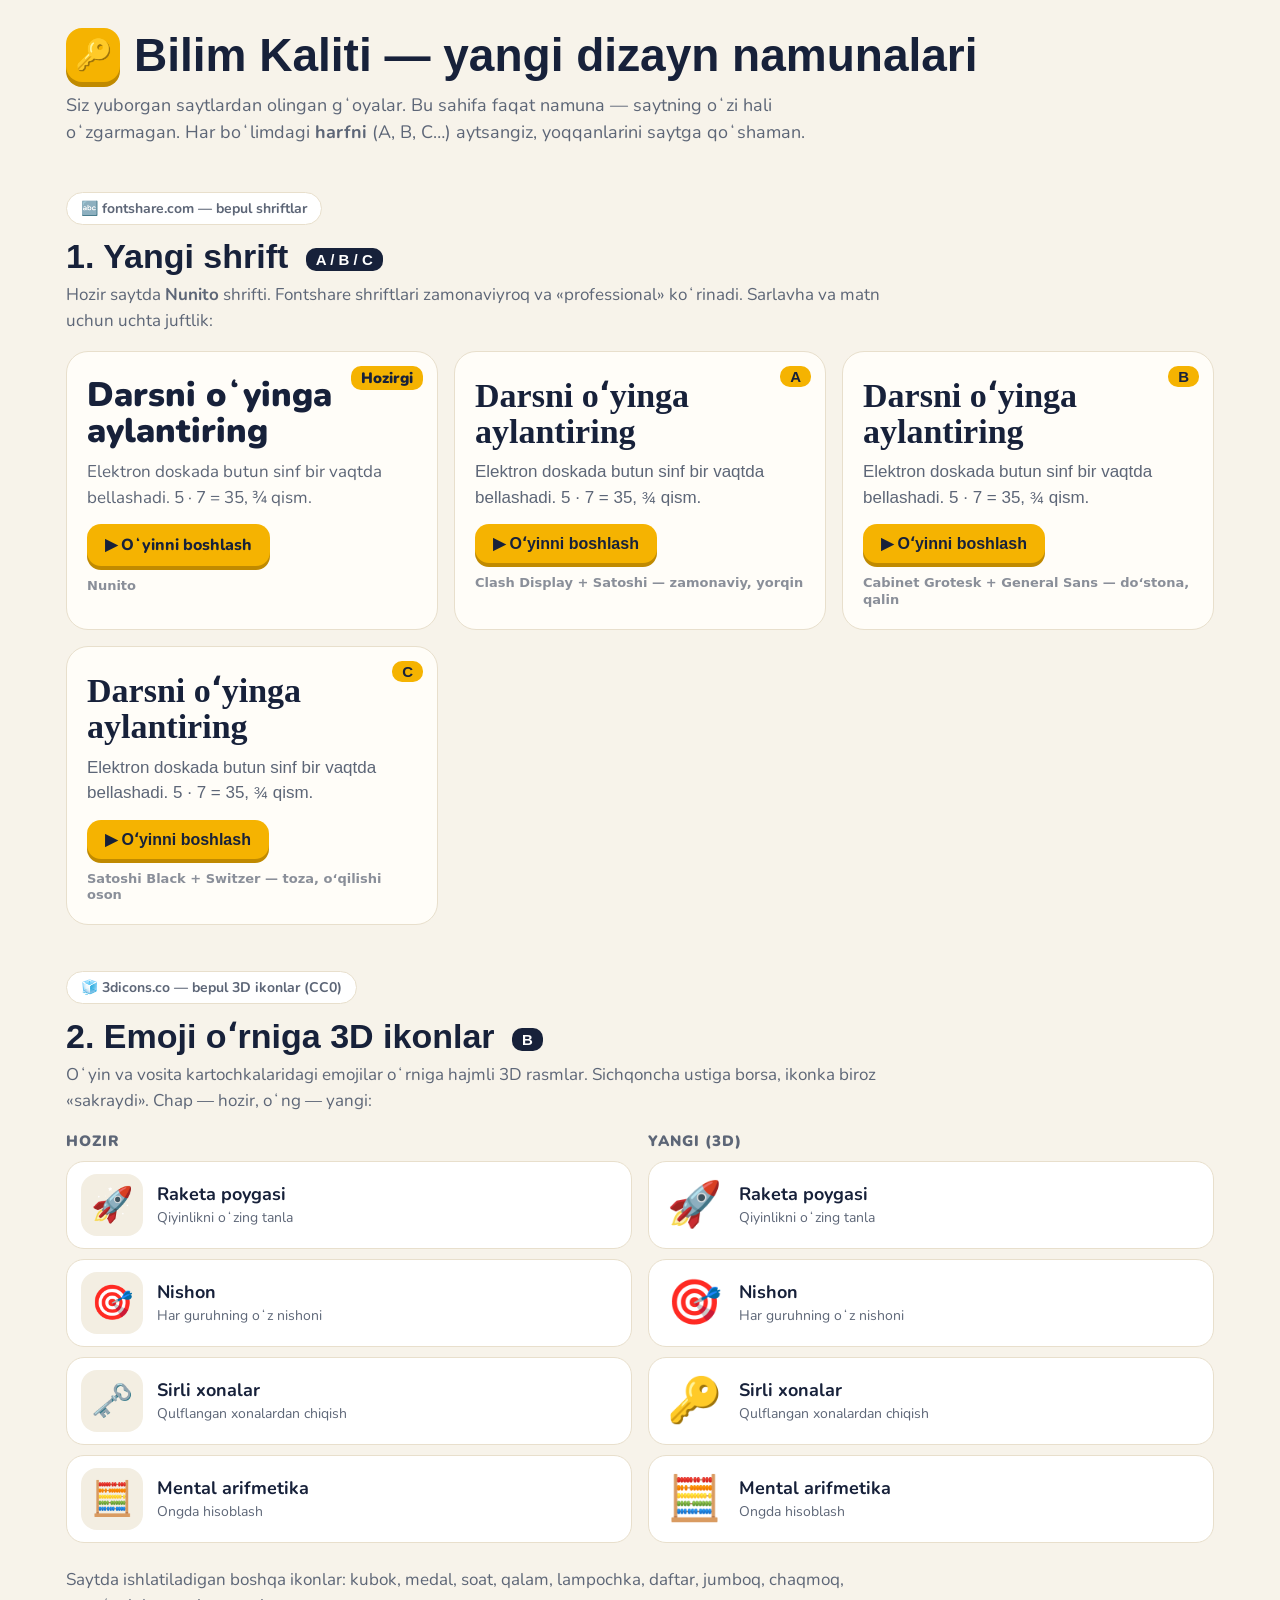
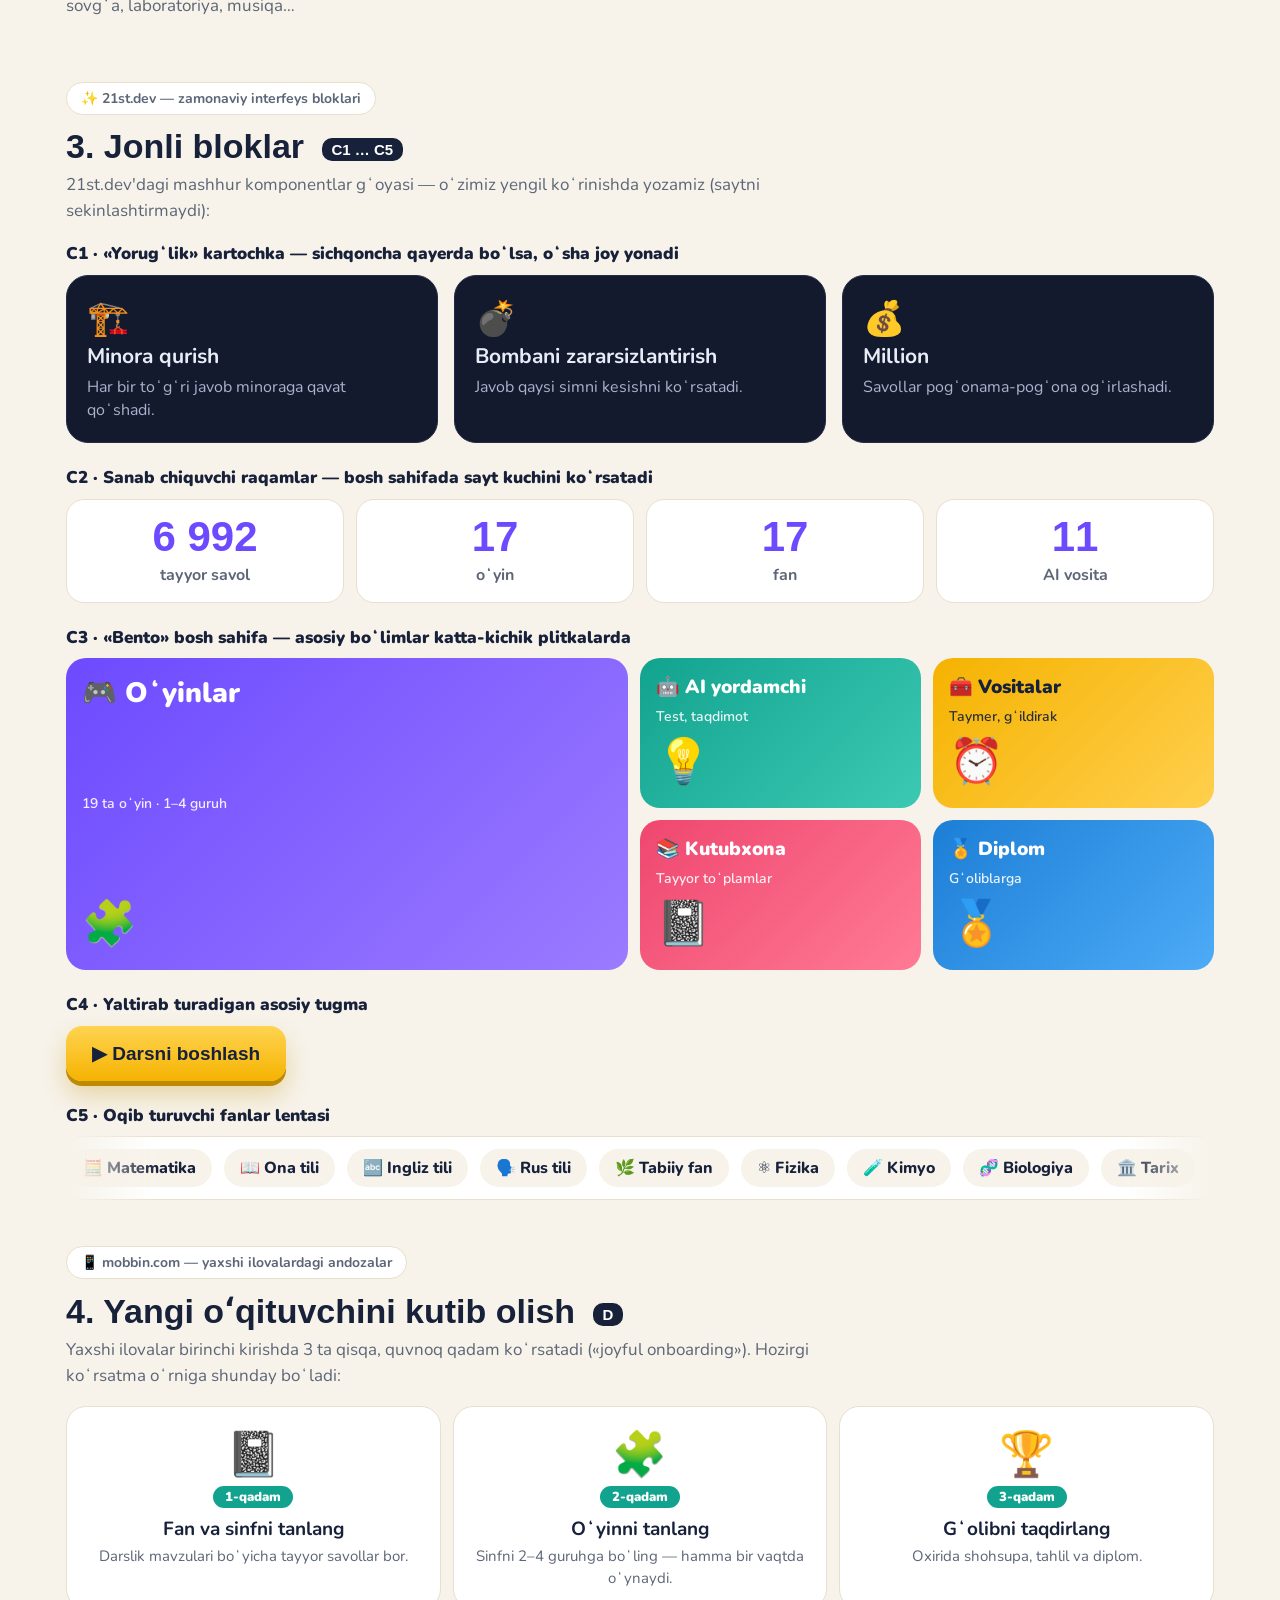
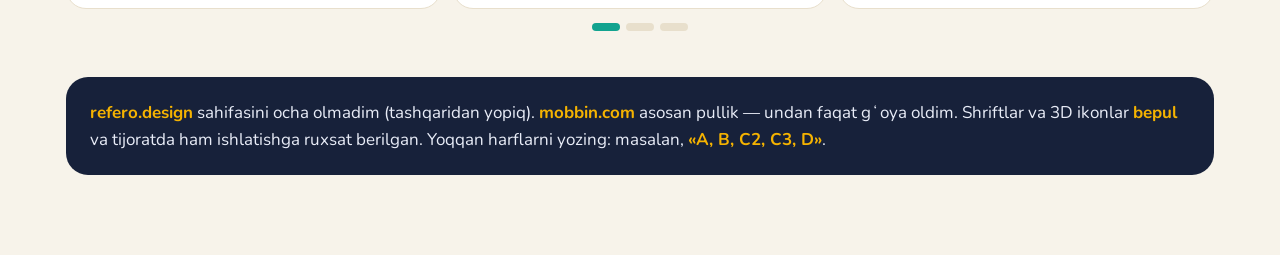
<file: namuna.html>
<!doctype html>
<html lang="uz"><head>
<meta charset="utf-8"><meta name="viewport" content="width=device-width,initial-scale=1">
<meta name="robots" content="noindex">
<title>Dizayn namunalari</title>
<link rel="stylesheet" href="https://api.fontshare.com/v2/css?f[]=clash-display@600,700&f[]=satoshi@400,500,700,900&f[]=cabinet-grotesk@700,800&f[]=general-sans@400,500,600&f[]=switzer@400,600&display=swap">
<link rel="stylesheet" href="https://fonts.googleapis.com/css2?family=Nunito:wght@400;700;900&display=swap">
<style>
:root{--bg:#F7F3EA;--card:#FFFDF8;--ink:#17213a;--mut:#5d6677;--line:#e8dfcc;--gold:#F5B301;--teal:#12a38f;--vio:#6d4aff}
*{box-sizing:border-box}
body{margin:0;background:var(--bg);color:var(--ink);font-family:Satoshi,'General Sans',Nunito,system-ui,sans-serif}
.w{max-width:1180px;margin:0 auto;padding:28px 16px 80px}
.top{display:flex;gap:14px;align-items:center;margin-bottom:6px}
.top .k{width:54px;height:54px;border-radius:16px;background:var(--gold);display:grid;place-items:center;font-size:30px;box-shadow:0 5px 0 #c08a00}
h1{font-family:'Clash Display',Satoshi,sans-serif;font-size:clamp(30px,4.6vw,46px);margin:0;line-height:1.05}
.lead{color:var(--mut);font-size:18px;margin:10px 0 0;max-width:760px;line-height:1.5}
.sec{margin-top:46px}
.tag{display:inline-flex;align-items:center;gap:8px;background:#fff;border:1.5px solid var(--line);border-radius:30px;padding:6px 14px;font-weight:700;font-size:14px;color:var(--mut)}
.sec h2{font-family:'Clash Display',Satoshi,sans-serif;font-size:clamp(24px,3.4vw,34px);margin:12px 0 6px}
.sec>p{color:var(--mut);margin:0 0 18px;font-size:17px;line-height:1.5;max-width:820px}
.vote{display:inline-block;margin-left:8px;background:var(--ink);color:#fff;border-radius:10px;padding:3px 10px;font-size:15px;font-weight:900;vertical-align:middle}
.grid{display:grid;gap:16px}
.g3{grid-template-columns:repeat(auto-fit,minmax(300px,1fr))}
.g4{grid-template-columns:repeat(auto-fit,minmax(220px,1fr))}
.card{background:var(--card);border:1.5px solid var(--line);border-radius:22px;padding:20px;position:relative;overflow:hidden}
.lbl{position:absolute;top:14px;right:14px;background:var(--gold);font-weight:900;border-radius:10px;padding:2px 10px;font-size:15px}
/* A — shriftlar */
.ty .h{font-size:34px;line-height:1.05;margin:6px 0 10px}
.ty .b{font-size:17px;line-height:1.5;color:var(--mut);margin:0}
.ty small{display:block;margin-top:12px;font:600 13px/1.3 system-ui;color:#8a8f99}
.ty .btn{display:inline-block;margin-top:14px;background:var(--gold);border-radius:14px;padding:10px 18px;font-weight:800;box-shadow:0 4px 0 #c08a00}
/* B — 3D ikonlar */
.cmp{display:grid;grid-template-columns:1fr 1fr;gap:16px}
@media(max-width:760px){.cmp{grid-template-columns:1fr}}
.gc{display:flex;gap:14px;align-items:center;background:#fff;border:1.5px solid var(--line);border-radius:18px;padding:12px 14px;margin-bottom:10px}
.gc .ic{width:62px;height:62px;flex:none;display:grid;place-items:center;border-radius:16px;font-size:34px}
.gc .ic img{width:62px;height:62px;object-fit:contain;filter:drop-shadow(0 6px 8px rgba(0,0,0,.18));transition:transform .4s cubic-bezier(.3,1.6,.5,1)}
.gc:hover .ic img{transform:translateY(-4px) rotate(-8deg) scale(1.08)}
.gc b{display:block;font-size:18px}.gc span{color:var(--mut);font-size:14px}
.old .ic{background:#f3eee2}
.colh{font-weight:900;font-size:15px;color:var(--mut);margin:0 0 10px;text-transform:uppercase;letter-spacing:1px}
.icons{display:flex;flex-wrap:wrap;gap:10px;margin-top:14px}
.icons img{width:64px;height:64px;object-fit:contain;background:#fff;border:1.5px solid var(--line);border-radius:16px;padding:6px}
/* C — komponentlar */
.spot{background:#141a2e;color:#e8ecf7;border-color:#232b48;--x:50%;--y:50%}
.spot::before{content:"";position:absolute;inset:0;background:radial-gradient(260px circle at var(--x) var(--y),rgba(245,179,1,.28),transparent 60%);opacity:0;transition:opacity .3s}
.spot:hover::before{opacity:1}
.spot h3{margin:0 0 6px;font-size:21px;position:relative}.spot p{margin:0;color:#a9b3cc;position:relative;line-height:1.45}
.spot .em{font-size:34px;position:relative}
.stats{display:grid;grid-template-columns:repeat(auto-fit,minmax(160px,1fr));gap:12px}
.st{background:#fff;border:1.5px solid var(--line);border-radius:18px;padding:16px;text-align:center}
.st .n{font-family:'Clash Display',Satoshi,sans-serif;font-size:42px;font-weight:700;color:var(--vio);line-height:1}
.st .t{color:var(--mut);font-weight:700;margin-top:6px}
.bento{display:grid;grid-template-columns:2fr 1fr 1fr;grid-auto-rows:150px;gap:12px}
@media(max-width:760px){.bento{grid-template-columns:1fr 1fr}.bento .big{grid-column:1/-1}}
.bento div{border-radius:20px;padding:16px;font-weight:900;font-size:19px;display:flex;flex-direction:column;justify-content:space-between;color:#fff;position:relative;overflow:hidden}
.bento div small{font-weight:600;font-size:14px;opacity:.9}
.bento .big{grid-row:span 2;background:linear-gradient(135deg,#6d4aff,#9b7bff);font-size:28px}
.bento img{position:absolute;right:8px;bottom:8px;width:90px;height:90px;object-fit:contain;filter:drop-shadow(0 8px 10px rgba(0,0,0,.25))}
.bento .big img{width:150px;height:150px}
.shine{position:relative;display:inline-flex;align-items:center;gap:10px;border:0;border-radius:16px;padding:16px 26px;font:800 19px Satoshi,sans-serif;color:#17213a;background:linear-gradient(180deg,#ffd451,#f5b301);box-shadow:0 5px 0 #c08a00,0 14px 24px rgba(192,138,0,.3);overflow:hidden;cursor:pointer}
.shine::after{content:"";position:absolute;top:0;left:-60%;width:40%;height:100%;background:linear-gradient(100deg,transparent,rgba(255,255,255,.7),transparent);transform:skewX(-20deg);animation:sh 2.6s ease-in-out infinite}
@keyframes sh{60%,100%{left:130%}}
.mq{overflow:hidden;border-radius:18px;background:#fff;border:1.5px solid var(--line);padding:12px 0;mask-image:linear-gradient(90deg,transparent,#000 8%,#000 92%,transparent)}
.mq .tr{display:flex;gap:12px;width:max-content;animation:mq 28s linear infinite}
.mq span{background:var(--bg);border-radius:30px;padding:8px 16px;font-weight:800;white-space:nowrap}
@keyframes mq{to{transform:translateX(-50%)}}
/* D — onboarding */
.onb{display:grid;grid-template-columns:repeat(3,1fr);gap:12px}
@media(max-width:760px){.onb{grid-template-columns:1fr}}
.step{background:#fff;border:1.5px solid var(--line);border-radius:20px;padding:18px;text-align:center}
.step img{width:96px;height:96px;object-fit:contain;filter:drop-shadow(0 8px 10px rgba(0,0,0,.18))}
.step .no{display:inline-block;background:var(--teal);color:#fff;border-radius:20px;padding:2px 12px;font-weight:900;font-size:13px}
.step h4{margin:8px 0 4px;font-size:19px}.step p{margin:0;color:var(--mut);font-size:15px;line-height:1.45}
.dots{display:flex;gap:6px;justify-content:center;margin-top:14px}.dots i{width:28px;height:8px;border-radius:4px;background:var(--line)}.dots i.on{background:var(--teal)}
.note{margin-top:46px;background:#17213a;color:#e8ecf7;border-radius:22px;padding:22px 24px;line-height:1.6;font-size:17px}
.note b{color:var(--gold)}
@media (prefers-reduced-motion:reduce){*{animation:none!important;transition:none!important}}
</style></head><body><div class="w">

<div class="top"><div class="k">🔑</div><h1>Bilim Kaliti — yangi dizayn namunalari</h1></div>
<p class="lead">Siz yuborgan saytlardan olingan gʻoyalar. Bu sahifa faqat namuna — saytning oʻzi hali oʻzgarmagan. Har boʻlimdagi <b>harfni</b> (A, B, C…) aytsangiz, yoqqanlarini saytga qoʻshaman.</p>

<!-- A -->
<div class="sec"><span class="tag">🔤 fontshare.com — bepul shriftlar</span>
<h2>1. Yangi shrift <span class="vote">A / B / C</span></h2>
<p>Hozir saytda <b>Nunito</b> shrifti. Fontshare shriftlari zamonaviyroq va «professional» koʻrinadi. Sarlavha va matn uchun uchta juftlik:</p>
<div class="grid g3">
 <div class="card ty" style="font-family:Nunito,sans-serif"><span class="lbl">Hozirgi</span><div class="h" style="font-weight:900">Darsni oʻyinga aylantiring</div><p class="b">Elektron doskada butun sinf bir vaqtda bellashadi. 5 · 7 = 35, ¾ qism.</p><span class="btn">▶ Oʻyinni boshlash</span><small>Nunito</small></div>
 <div class="card ty" style="font-family:Satoshi,sans-serif"><span class="lbl">A</span><div class="h" style="font-family:'Clash Display';font-weight:700">Darsni oʻyinga aylantiring</div><p class="b">Elektron doskada butun sinf bir vaqtda bellashadi. 5 · 7 = 35, ¾ qism.</p><span class="btn">▶ Oʻyinni boshlash</span><small>Clash Display + Satoshi — zamonaviy, yorqin</small></div>
 <div class="card ty" style="font-family:'General Sans',sans-serif"><span class="lbl">B</span><div class="h" style="font-family:'Cabinet Grotesk';font-weight:800">Darsni oʻyinga aylantiring</div><p class="b">Elektron doskada butun sinf bir vaqtda bellashadi. 5 · 7 = 35, ¾ qism.</p><span class="btn">▶ Oʻyinni boshlash</span><small>Cabinet Grotesk + General Sans — doʻstona, qalin</small></div>
 <div class="card ty" style="font-family:Switzer,sans-serif"><span class="lbl">C</span><div class="h" style="font-family:Satoshi;font-weight:900">Darsni oʻyinga aylantiring</div><p class="b">Elektron doskada butun sinf bir vaqtda bellashadi. 5 · 7 = 35, ¾ qism.</p><span class="btn">▶ Oʻyinni boshlash</span><small>Satoshi Black + Switzer — toza, oʻqilishi oson</small></div>
</div></div>

<!-- B -->
<div class="sec"><span class="tag">🧊 3dicons.co — bepul 3D ikonlar (CC0)</span>
<h2>2. Emoji oʻrniga 3D ikonlar <span class="vote">B</span></h2>
<p>Oʻyin va vosita kartochkalaridagi emojilar oʻrniga hajmli 3D rasmlar. Sichqoncha ustiga borsa, ikonka biroz «sakraydi». Chap — hozir, oʻng — yangi:</p>
<div class="cmp">
 <div class="old"><p class="colh">Hozir</p>
  <div class="gc"><div class="ic">🚀</div><div><b>Raketa poygasi</b><span>Qiyinlikni oʻzing tanla</span></div></div>
  <div class="gc"><div class="ic">🎯</div><div><b>Nishon</b><span>Har guruhning oʻz nishoni</span></div></div>
  <div class="gc"><div class="ic">🗝️</div><div><b>Sirli xonalar</b><span>Qulflangan xonalardan chiqish</span></div></div>
  <div class="gc"><div class="ic">🧮</div><div><b>Mental arifmetika</b><span>Ongda hisoblash</span></div></div>
 </div>
 <div><p class="colh">Yangi (3D)</p>
  <div class="gc"><div class="ic"><img data-i="rocket" alt=""></div><div><b>Raketa poygasi</b><span>Qiyinlikni oʻzing tanla</span></div></div>
  <div class="gc"><div class="ic"><img data-i="target" alt=""></div><div><b>Nishon</b><span>Har guruhning oʻz nishoni</span></div></div>
  <div class="gc"><div class="ic"><img data-i="key" alt=""></div><div><b>Sirli xonalar</b><span>Qulflangan xonalardan chiqish</span></div></div>
  <div class="gc"><div class="ic"><img data-i="calculator" alt=""></div><div><b>Mental arifmetika</b><span>Ongda hisoblash</span></div></div>
 </div>
</div>
<p style="margin-top:14px">Saytda ishlatiladigan boshqa ikonlar: kubok, medal, soat, qalam, lampochka, daftar, jumboq, chaqmoq, sovgʻa, laboratoriya, musiqa…</p>
<div class="icons" id="allIc"></div>
</div>

<!-- C -->
<div class="sec"><span class="tag">✨ 21st.dev — zamonaviy interfeys bloklari</span>
<h2>3. Jonli bloklar <span class="vote">C1 … C5</span></h2>
<p>21st.dev'dagi mashhur komponentlar gʻoyasi — oʻzimiz yengil koʻrinishda yozamiz (saytni sekinlashtirmaydi):</p>

<p style="font-weight:900;color:var(--ink);margin:18px 0 8px">C1 · «Yorugʻlik» kartochka — sichqoncha qayerda boʻlsa, oʻsha joy yonadi</p>
<div class="grid g3">
 <div class="card spot"><div class="em">🏗️</div><h3>Minora qurish</h3><p>Har bir toʻgʻri javob minoraga qavat qoʻshadi.</p></div>
 <div class="card spot"><div class="em">💣</div><h3>Bombani zararsizlantirish</h3><p>Javob qaysi simni kesishni koʻrsatadi.</p></div>
 <div class="card spot"><div class="em">💰</div><h3>Million</h3><p>Savollar pogʻonama-pogʻona ogʻirlashadi.</p></div>
</div>

<p style="font-weight:900;color:var(--ink);margin:22px 0 8px">C2 · Sanab chiquvchi raqamlar — bosh sahifada sayt kuchini koʻrsatadi</p>
<div class="stats" id="stats">
 <div class="st"><div class="n" data-n="7700">0</div><div class="t">tayyor savol</div></div>
 <div class="st"><div class="n" data-n="19">0</div><div class="t">oʻyin</div></div>
 <div class="st"><div class="n" data-n="19">0</div><div class="t">fan</div></div>
 <div class="st"><div class="n" data-n="12">0</div><div class="t">AI vosita</div></div>
</div>

<p style="font-weight:900;color:var(--ink);margin:22px 0 8px">C3 · «Bento» bosh sahifa — asosiy boʻlimlar katta-kichik plitkalarda</p>
<div class="bento">
 <div class="big">🎮 Oʻyinlar<small>19 ta oʻyin · 1–4 guruh</small><img data-i="puzzle" alt=""></div>
 <div style="background:linear-gradient(135deg,#12a38f,#3cc9b3)">🤖 AI yordamchi<small>Test, taqdimot</small><img data-i="bulb" alt=""></div>
 <div style="background:linear-gradient(135deg,#f5b301,#ffcf4d);color:#17213a">🧰 Vositalar<small>Taymer, gʻildirak</small><img data-i="clock" alt=""></div>
 <div style="background:linear-gradient(135deg,#ef476f,#ff7a95)">📚 Kutubxona<small>Tayyor toʻplamlar</small><img data-i="notebook" alt=""></div>
 <div style="background:linear-gradient(135deg,#1c7ed6,#4dabf7)">🏅 Diplom<small>Gʻoliblarga</small><img data-i="medal" alt=""></div>
</div>

<p style="font-weight:900;color:var(--ink);margin:22px 0 8px">C4 · Yaltirab turadigan asosiy tugma</p>
<button class="shine" type="button">▶ Darsni boshlash</button>

<p style="font-weight:900;color:var(--ink);margin:22px 0 8px">C5 · Oqib turuvchi fanlar lentasi</p>
<div class="mq"><div class="tr" id="mq"></div></div>
</div>

<!-- D -->
<div class="sec"><span class="tag">📱 mobbin.com — yaxshi ilovalardagi andozalar</span>
<h2>4. Yangi oʻqituvchini kutib olish <span class="vote">D</span></h2>
<p>Yaxshi ilovalar birinchi kirishda 3 ta qisqa, quvnoq qadam koʻrsatadi («joyful onboarding»). Hozirgi koʻrsatma oʻrniga shunday boʻladi:</p>
<div class="onb">
 <div class="step"><img data-i="notebook" alt=""><br><span class="no">1-qadam</span><h4>Fan va sinfni tanlang</h4><p>Darslik mavzulari boʻyicha tayyor savollar bor.</p></div>
 <div class="step"><img data-i="puzzle" alt=""><br><span class="no">2-qadam</span><h4>Oʻyinni tanlang</h4><p>Sinfni 2–4 guruhga boʻling — hamma bir vaqtda oʻynaydi.</p></div>
 <div class="step"><img data-i="trophy" alt=""><br><span class="no">3-qadam</span><h4>Gʻolibni taqdirlang</h4><p>Oxirida shohsupa, tahlil va diplom.</p></div>
</div>
<div class="dots"><i class="on"></i><i></i><i></i></div>
</div>

<div class="note"><b>refero.design</b> sahifasini ocha olmadim (tashqaridan yopiq). <b>mobbin.com</b> asosan pullik — undan faqat gʻoya oldim. Shriftlar va 3D ikonlar <b>bepul</b> va tijoratda ham ishlatishga ruxsat berilgan. Yoqqan harflarni yozing: masalan, <b>«A, B, C2, C3, D»</b>.</div>
</div>
<script>
const CDN='https://3dicons.sgp1.cdn.digitaloceanspaces.com/v1/dynamic/color/',FB={rocket:'🚀',target:'🎯',key:'🔑',calculator:'🧮',puzzle:'🧩',bulb:'💡',clock:'⏰',notebook:'📓',medal:'🏅',trophy:'🏆'};
function src(n){return CDN+(n==='crown'?'crow':n)+'-dynamic-color.png'}
document.querySelectorAll('img[data-i]').forEach(im=>{const n=im.dataset.i;im.src=src(n);im.onerror=()=>{const s=document.createElement('span');s.textContent=FB[n]||'⭐';s.style.fontSize='44px';im.replaceWith(s)}});
const all=['trophy','medal','crown','star','clock','pencil','bulb','notebook','puzzle','flash','fire','gift','lab','music','paint-kit','chess','travel','megaphone','chat-bubble','lock','3d-coin','computer'];
document.getElementById('allIc').innerHTML=all.map(n=>`<img src="${src(n)}" alt="${n}" title="${n}" loading="lazy" onerror="this.remove()">`).join('');
document.querySelectorAll('.spot').forEach(c=>c.addEventListener('pointermove',e=>{const r=c.getBoundingClientRect();c.style.setProperty('--x',(e.clientX-r.left)+'px');c.style.setProperty('--y',(e.clientY-r.top)+'px')}));
const io=new IntersectionObserver(es=>es.forEach(e=>{if(!e.isIntersecting)return;io.unobserve(e.target);e.target.querySelectorAll('.n').forEach(el=>{const N=+el.dataset.n,t0=performance.now();const f=t=>{const k=Math.min(1,(t-t0)/1400),v=Math.round(N*(1-Math.pow(1-k,3)));el.textContent=v.toLocaleString('ru-RU')+(k===1&&N>100?'+':'');if(k<1)requestAnimationFrame(f)};requestAnimationFrame(f)})}),{threshold:.4});
io.observe(document.getElementById('stats'));
const F=['🧮 Matematika','📖 Ona tili','🔤 Ingliz tili','🗣️ Rus tili','🌿 Tabiiy fan','⚛️ Fizika','🧪 Kimyo','🧬 Biologiya','🏛️ Tarix','🌍 Geografiya','💻 Informatika','⚖️ Huquq','🎵 Musiqa','🎨 Tasviriy sanʼat'];
document.getElementById('mq').innerHTML=[...F,...F].map(x=>`<span>${x}</span>`).join('');
</script>
</body></html>
</file>
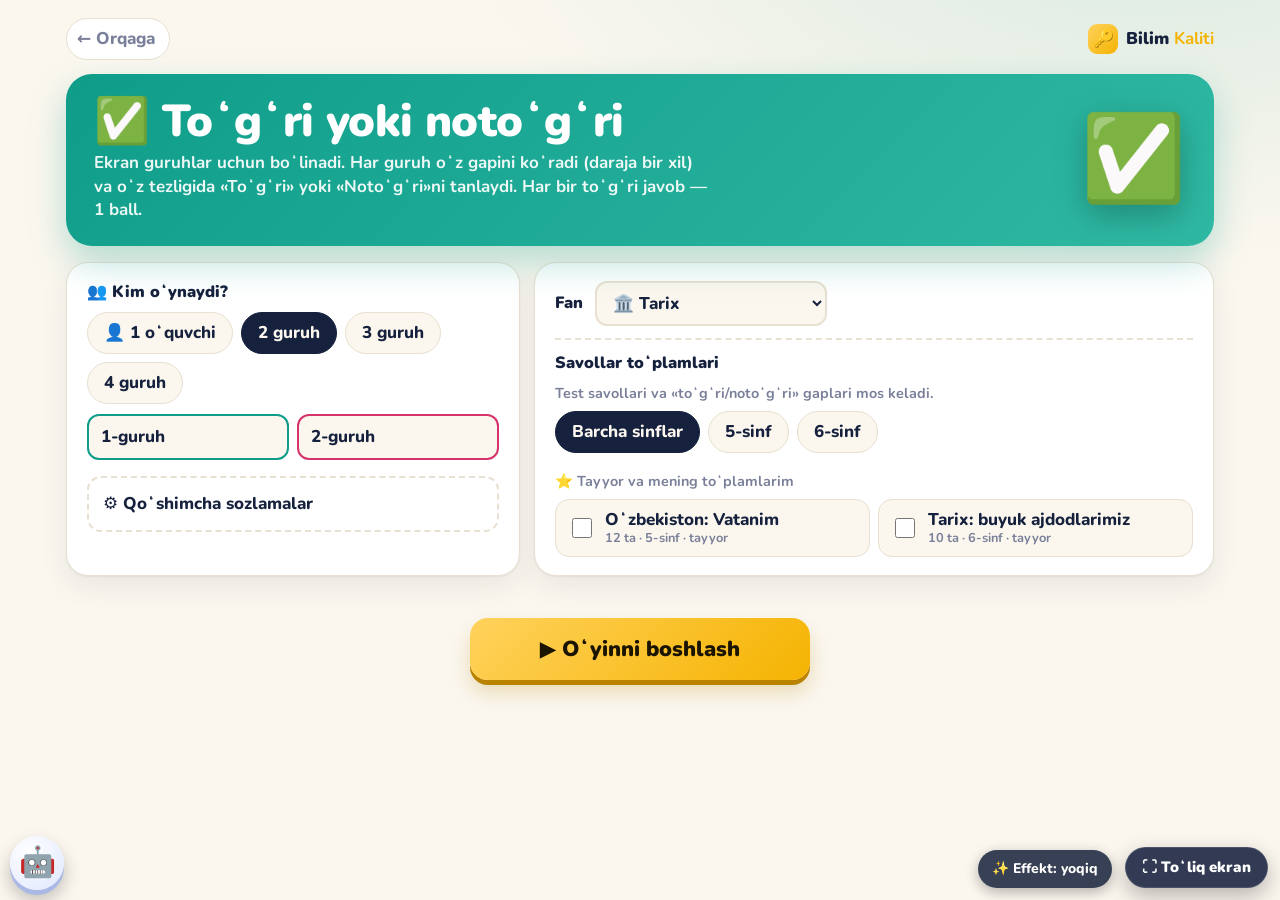
<file: games/bilim.html>
<!doctype html>
<html lang="uz">
<head>
<meta charset="utf-8">
<meta name="viewport" content="width=device-width,initial-scale=1,viewport-fit=cover">
<title>Bilim Kaliti — fan oʻyinlari</title>
<link rel="preconnect" href="https://fonts.googleapis.com"><link rel="preconnect" href="https://fonts.gstatic.com" crossorigin>
<link href="https://fonts.googleapis.com/css2?family=Nunito:wght@600;700;800;900&display=swap" rel="stylesheet">
<script>try{var _t=JSON.parse(localStorage.getItem('bk_theme'));if(_t)document.documentElement.dataset.theme=_t}catch(e){}</script>
<style>
:root{--bg:#fbf7ef;--bg2:#f3ecdf;--card:#fff;--ink:#16213e;--ink2:#4a5372;--muted:#7a8099;--line:#e8e0d0;--gold:#f5b301;--good:#12a38f;--bad:#e5484d;
  --t1:#0f9d8a;--t2:#d6336c;--t3:#f08c00;--t4:#7048e8;--sh:0 1px 2px rgba(22,33,62,.06),0 10px 28px rgba(22,33,62,.08);--ease:cubic-bezier(.2,.8,.2,1);color-scheme:light}
@media (prefers-color-scheme:dark){:root:not([data-theme="light"]){--bg:#11152a;--bg2:#171c36;--card:#1c2240;--ink:#f1f2f8;--ink2:#c3c8dd;--muted:#a3a9c4;--line:#2b3257;--sh:0 1px 2px rgba(0,0,0,.3),0 12px 32px rgba(0,0,0,.38);color-scheme:dark}}
:root[data-theme="dark"]{--bg:#11152a;--bg2:#171c36;--card:#1c2240;--ink:#f1f2f8;--ink2:#c3c8dd;--muted:#a3a9c4;--line:#2b3257;--sh:0 1px 2px rgba(0,0,0,.3),0 12px 32px rgba(0,0,0,.38);color-scheme:dark}
*{box-sizing:border-box}
html,body{margin:0;min-height:100%}
body{background:radial-gradient(1000px 500px at 90% -10%,color-mix(in srgb,var(--mc,#7048e8) 14%,transparent),transparent 70%),var(--bg);background-attachment:fixed;color:var(--ink);font-family:Nunito,system-ui,-apple-system,"Segoe UI",sans-serif;font-size:17px;line-height:1.4;-webkit-font-smoothing:antialiased;padding-bottom:env(safe-area-inset-bottom)}
button,input,select{font:inherit;color:inherit}
button{cursor:pointer}
.hidden{display:none!important}
.wrap{max-width:1180px;margin:0 auto;padding:14px 16px}
a{color:inherit}
/* setup */
.top{display:flex;justify-content:space-between;align-items:center;gap:10px;margin:4px 0 14px}
.back{display:inline-flex;align-items:center;gap:8px;font-weight:800;color:var(--muted);text-decoration:none;padding:8px 14px 8px 10px;border-radius:99px;border:1.5px solid var(--line);background:var(--card)}
.back:hover{color:var(--ink);border-color:var(--gold)}
.brand{display:inline-flex;align-items:center;gap:8px;font-weight:900;text-decoration:none}.brand span{width:30px;height:30px;border-radius:9px;display:grid;place-items:center;background:linear-gradient(135deg,#ffd25c,#f5b301)}.brand b{color:var(--gold)}
.hero{position:relative;overflow:hidden;border-radius:26px;padding:24px 28px;color:#fff;background:linear-gradient(135deg,var(--mc),var(--mc2));box-shadow:0 16px 36px color-mix(in srgb,var(--mc) 30%,transparent);display:grid;grid-template-columns:1fr auto;gap:16px;align-items:center}
.hero h1{margin:0 0 6px;font-size:clamp(1.8rem,4vw,2.8rem);line-height:1.05;font-weight:900;letter-spacing:-.6px}
.hero p{margin:0;font-weight:700;opacity:.92;max-width:62ch}
.hero .em{font-size:84px;line-height:1;filter:drop-shadow(0 10px 16px rgba(0,0,0,.25));animation:flt 3.4s ease-in-out infinite}
@keyframes flt{50%{transform:translateY(-8px) rotate(4deg)}}
@media (max-width:640px){.hero{grid-template-columns:1fr;padding:20px}.hero .em{display:none}}
.grid{display:grid;gap:14px;grid-template-columns:1fr;margin-top:16px}
@media (min-width:900px){.grid{grid-template-columns:.8fr 1.2fr}}
.box{background:var(--card);border:1.5px solid var(--line);border-radius:22px;padding:18px 20px;box-shadow:var(--sh);min-width:0}
.box h3{margin:0 0 8px;font-size:1.02rem;font-weight:900}
.small{color:var(--muted);font-size:.9rem;font-weight:700;margin:4px 0 8px}
.seg{display:flex;flex-wrap:wrap;gap:8px}
.seg button{border:1.5px solid var(--line);background:var(--bg);border-radius:99px;padding:8px 16px;font-weight:800;min-height:42px}
.seg button[aria-pressed="true"]{background:var(--ink);color:var(--bg);border-color:var(--ink)}
.names{display:grid;grid-template-columns:1fr 1fr;gap:8px;margin-top:10px}
.names input{border:2px solid var(--tc);background:var(--bg);border-radius:12px;padding:9px 12px;font-weight:800;width:100%;min-width:0}
details.adv{margin-top:16px;border:2px dashed var(--line);border-radius:14px;padding:4px 14px}
details.adv[open]{padding-bottom:14px}
details.adv summary{cursor:pointer;list-style:none;padding:10px 0;font-weight:800}
details.adv summary::-webkit-details-marker{display:none}
details.adv h3{margin-top:12px}
.chk{display:flex;gap:8px;align-items:center;font-weight:800;margin-top:12px}.chk input{width:20px;height:20px;accent-color:var(--gold)}
.fanrow{display:flex;align-items:center;gap:12px;flex-wrap:wrap;margin-bottom:12px;padding-bottom:12px;border-bottom:2px dashed var(--line)}
#fanSel{font-weight:800;background:var(--bg);border:2px solid var(--line);border-radius:12px;padding:8px 12px;min-width:220px;max-width:100%}
.sets{display:grid;grid-template-columns:repeat(auto-fill,minmax(220px,1fr));gap:8px}
.sets label{display:flex;gap:10px;align-items:center;border:1.5px solid var(--line);border-radius:14px;padding:10px 12px;font-weight:800;background:var(--bg);cursor:pointer;min-height:52px;line-height:1.2}
.sets label:has(input:checked){border-color:var(--gold);background:color-mix(in srgb,var(--gold) 12%,var(--card))}
.sets input{width:20px;height:20px;accent-color:var(--gold);flex:none}
.sets small{display:block;color:var(--muted);font-weight:700;font-size:.8rem}
.sets h4{grid-column:1/-1;margin:8px 0 0;color:var(--muted);font-size:.9rem}
.empty{grid-column:1/-1;padding:16px;border:2px dashed var(--line);border-radius:14px;text-align:center;font-weight:700;color:var(--muted)}
.empty a{display:inline-block;margin:8px 4px 0;background:var(--ink);color:var(--bg);border-radius:12px;padding:8px 14px;text-decoration:none;font-weight:800}
.err{color:var(--bad);font-weight:800;min-height:1.4em;margin:10px 0 0;text-align:center}
.gobar{position:sticky;bottom:calc(10px + env(safe-area-inset-bottom,0px));z-index:20;display:flex;justify-content:center;margin:8px 0 60px}
.go{border:0;border-radius:18px;padding:16px 46px;min-width:min(340px,100%);font-size:1.35rem;font-weight:900;color:#1b1400;background:linear-gradient(135deg,#ffd25c,#f5b301);box-shadow:0 12px 28px rgba(245,179,1,.4);transition:transform .15s}
.go:hover{transform:translateY(-2px)}.go:active{transform:translateY(1px)}
/* play */
.bar{display:flex;align-items:center;justify-content:space-between;gap:10px;flex-wrap:wrap;background:color-mix(in srgb,var(--card) 85%,transparent);backdrop-filter:blur(10px);border:1.5px solid var(--line);border-radius:18px;padding:8px 10px 8px 14px;box-shadow:var(--sh)}
.ttl{font-weight:900;font-size:1.2rem;display:flex;align-items:center;gap:8px;flex-wrap:wrap}
.badge{font-size:.8em;font-weight:800;background:var(--bg);border:1.5px solid var(--line);border-radius:99px;padding:2px 10px}
.right{display:flex;gap:6px;flex-wrap:wrap}
.chip,.ghost{border:1.5px solid var(--line);background:var(--card);border-radius:99px;padding:7px 14px;font-weight:800;min-height:40px}
.ghost:hover{border-color:var(--gold)}
.scores{display:flex;gap:10px;flex-wrap:wrap;margin:12px 0}
.sc{flex:1;min-width:150px;display:flex;align-items:center;justify-content:space-between;gap:10px;background:var(--card);border:2.5px solid color-mix(in srgb,var(--tc) 35%,var(--line));border-radius:18px;padding:10px 16px;font-weight:900;transition:transform .3s var(--ease),box-shadow .3s,border-color .3s}
.sc b{font-size:1.6rem;color:var(--tc);font-variant-numeric:tabular-nums}
.sc.on{border-color:var(--tc);box-shadow:0 0 0 4px color-mix(in srgb,var(--tc) 22%,transparent),var(--sh);transform:translateY(-3px)}
.sc.on span::before{content:"▶ ";color:var(--tc)}
.stage{background:var(--card);border:1.5px solid var(--line);border-radius:26px;box-shadow:var(--sh);padding:22px;min-height:52vh;position:relative;overflow:hidden}
.turn{display:inline-flex;align-items:center;gap:8px;font-weight:900;color:#fff;background:var(--tc);border-radius:99px;padding:6px 16px;margin-bottom:12px}
.prog{float:right;color:var(--muted);font-weight:800}
.tbar{height:6px;border-radius:6px;background:var(--bg2);overflow:hidden;margin:0 0 14px}.tbar i{display:block;height:100%;background:var(--tc);transform-origin:0 50%}
.msg{min-height:1.6em;text-align:center;font-weight:900;font-size:1.15rem;margin-top:14px}
.msg.good{color:var(--good)}.msg.bad{color:var(--bad)}
.next{display:block;margin:14px auto 0;border:0;border-radius:14px;padding:12px 28px;font-weight:900;background:var(--ink);color:var(--bg);font-size:1.05rem}
/* togri */
.stmt{font-size:clamp(1.4rem,3.2vw,2.3rem);font-weight:900;text-align:center;line-height:1.25;margin:18px auto 8px;max-width:30ch}
.stmt small{display:block;font-size:.55em;color:var(--muted);margin-bottom:8px}
.stmt .an{display:inline-block;margin-top:10px;padding:4px 16px;border-radius:14px;background:color-mix(in srgb,var(--mc) 12%,var(--bg))}
.stmt .an i{font-style:normal;font-size:.5em;color:var(--muted);margin-right:6px;vertical-align:middle}.stmt .ol{display:block;font-size:.6em;color:var(--ink);margin:2px 0 4px;opacity:.85}
.tfb{display:grid;grid-template-columns:1fr 1fr;gap:16px;max-width:760px;margin:24px auto 0}
.tfb button{border:0;border-radius:22px;padding:22px;font-size:clamp(1.3rem,3vw,2rem);font-weight:900;color:#fff;min-height:110px;box-shadow:0 8px 0 rgba(0,0,0,.18);transition:transform .08s,box-shadow .08s,opacity .2s}
.tfb button:active{transform:translateY(6px);box-shadow:0 2px 0 rgba(0,0,0,.18)}
.tfb .y{background:linear-gradient(135deg,#20c997,#0f9d8a)}.tfb .n{background:linear-gradient(135deg,#ff6b6b,#e5484d)}
.tfb button:disabled{opacity:.45}.tfb button.pick{outline:5px solid var(--ink);outline-offset:3px;opacity:1}
/* jlash */
.jcols{display:grid;grid-template-columns:1fr 1fr;gap:16px 40px;margin-top:6px}
.jcol{display:grid;gap:10px;align-content:start}
.jc{text-align:left;border:2.5px solid var(--line);background:var(--bg);border-radius:16px;padding:12px 14px;font-weight:800;min-height:58px;line-height:1.25;box-shadow:0 4px 0 var(--line);transition:transform .1s,border-color .2s,background-color .2s,opacity .3s}
.jc:hover:not(:disabled){border-color:var(--tc)}
.jc.sel{border-color:var(--tc);background:color-mix(in srgb,var(--tc) 14%,var(--card));transform:translateY(-2px)}
.jc.done{background:color-mix(in srgb,var(--dc) 18%,var(--card));border-color:var(--dc);box-shadow:none;cursor:default}
.jc.done::after{content:" ✓";color:var(--dc);font-weight:900}
.jc.wrong{animation:shk .4s;border-color:var(--bad)}
@keyframes shk{20%,60%{transform:translateX(-6px)}40%,80%{transform:translateX(6px)}}
/* tartib */
.bigem{font-size:clamp(3.2rem,9vh,5.5rem);line-height:1.1}.ttq{font-size:clamp(1.2rem,2.6vw,1.7rem);font-weight:900;text-align:center;margin:6px 0 16px}
.slots{display:grid;gap:10px;max-width:760px;margin:0 auto}
.slot{display:flex;align-items:center;gap:12px;border:2.5px dashed var(--line);border-radius:16px;min-height:58px;padding:8px 12px;font-weight:800;background:var(--bg)}
.slot>b{flex:none;width:34px;height:34px;border-radius:11px;display:grid;place-items:center;background:var(--bg2);font-weight:900}
.slot.full{border-style:solid;border-color:var(--tc);background:color-mix(in srgb,var(--tc) 10%,var(--card));cursor:pointer}
.slot.ok{border-color:var(--good);background:color-mix(in srgb,var(--good) 14%,var(--card))}.slot.ok>b{background:var(--good);color:#fff}
.slot.no{border-color:var(--bad);background:color-mix(in srgb,var(--bad) 10%,var(--card))}.slot.no>b{background:var(--bad);color:#fff}
.slot small{margin-left:auto;color:var(--good);font-weight:900}
.pool{display:flex;flex-wrap:wrap;gap:10px;justify-content:center;margin:18px auto 0;max-width:900px}
.card{border:2.5px solid var(--line);background:var(--card);border-radius:16px;padding:12px 16px;font-weight:800;min-height:54px;box-shadow:0 4px 0 var(--line);max-width:100%;text-align:left}
.card:hover{border-color:var(--tc)}.card:active{transform:translateY(3px);box-shadow:0 1px 0 var(--line)}
.check{display:block;margin:18px auto 0;border:0;border-radius:16px;padding:14px 34px;font-weight:900;font-size:1.15rem;background:linear-gradient(135deg,#ffd25c,#f5b301);color:#1b1400}
.check:disabled{opacity:.4;cursor:default}
/* guruh */
.baskets{display:grid;grid-template-columns:repeat(var(--n,2),minmax(0,1fr));gap:12px;margin-top:8px}
.bk{border:3px solid var(--bc);border-radius:20px;background:color-mix(in srgb,var(--bc) 8%,var(--card));padding:12px;min-height:150px;display:flex;flex-direction:column;gap:8px;text-align:left;transition:transform .15s,box-shadow .2s}
.bk:hover{transform:translateY(-3px);box-shadow:0 10px 24px color-mix(in srgb,var(--bc) 30%,transparent)}
.bk h4{margin:0 0 4px;font-size:clamp(1rem,2vw,1.3rem);color:var(--bc);font-weight:900;text-align:center}
.bk .in{display:flex;flex-wrap:wrap;gap:6px}
.bk .in span{background:var(--card);border:1.5px solid var(--line);border-radius:10px;padding:3px 9px;font-weight:800;font-size:.9rem;animation:pop .35s var(--ease)}
.bk.hint{box-shadow:0 0 0 5px color-mix(in srgb,var(--bc) 45%,transparent)}
@keyframes pop{from{transform:scale(.4);opacity:0}}
.word{display:block;width:max-content;max-width:100%;margin:0 auto 18px;font-size:clamp(1.6rem,4vw,2.6rem);font-weight:900;padding:12px 28px;border-radius:20px;background:var(--card);border:3px solid var(--tc);box-shadow:0 8px 0 color-mix(in srgb,var(--tc) 40%,transparent);animation:pop .4s var(--ease)}

.split{display:grid;gap:12px;grid-template-columns:repeat(var(--n),1fr)}
.split.g4{grid-template-columns:1fr 1fr}
.pn{background:#fff;border:3px solid var(--tc);border-radius:18px;padding:14px;display:flex;flex-direction:column;gap:10px;min-height:260px}
.pn .ph{display:flex;justify-content:space-between;align-items:center;font-weight:900;color:var(--tc)}
.fire{color:#e8590c;font-weight:900;margin-left:auto;margin-right:10px}.fire.pop{animation:fpop .5s}@keyframes fpop{0%{transform:scale(.6)}60%{transform:scale(1.4)}100%{transform:scale(1)}}.rp{font-style:normal;font-size:.8em;background:#fff3bf;border-radius:8px;padding:1px 8px;color:#8a6100;margin-left:8px}
.pn .ph em{font-style:normal;color:#6b7280;font-size:.85em}
.pn .stmt{flex:1;display:flex;flex-direction:column;gap:8px;align-items:center;justify-content:center;text-align:center}
.pn .fin{flex:1;display:flex;align-items:center;justify-content:center;font-size:1.4em;font-weight:900;color:var(--tc);text-align:center}
.cg{display:grid;grid-template-columns:repeat(4,1fr);gap:8px;max-width:min(100%,max(300px,calc(100vh - 340px)));margin:0 auto}
.cell{aspect-ratio:1;border:0;border-radius:14px;background:linear-gradient(135deg,var(--tc),color-mix(in srgb,var(--tc) 55%,#fff));color:#fff;font-weight:900;font-size:1.4rem;cursor:pointer;min-height:46px;box-shadow:0 4px 0 color-mix(in srgb,var(--tc) 60%,#000)}
.cell.pos{background:linear-gradient(135deg,#ffe066,#fcc419);color:#3b2f00;box-shadow:inset 0 0 0 3px #fff8db,0 0 0 2px #e0a800}.cell.neg{background:#343a40;color:#fff;box-shadow:inset 0 0 0 3px #868e96}.cell.mis{background:var(--line);color:var(--ink);box-shadow:none}.cell:disabled{cursor:default}
.mo{display:grid;grid-template-columns:1fr 1fr;gap:8px}.mo button{border:2.5px solid var(--line);background:var(--card);border-radius:14px;padding:12px;font-weight:800;min-height:54px;text-align:left;box-shadow:0 3px 0 var(--line)}
.mo button.ok{border-color:var(--good);background:color-mix(in srgb,var(--good) 16%,var(--card))}.mo button.bad{border-color:var(--bad);background:color-mix(in srgb,var(--bad) 12%,var(--card))}.mo button.gone{opacity:.25}.mo button:disabled{cursor:default}
.ll{display:flex;gap:8px;justify-content:center;flex-wrap:wrap}.ll button{border:2px solid var(--tc);background:var(--card);color:var(--tc);border-radius:999px;padding:5px 12px;font-weight:800}.ll button:disabled{opacity:.35}
.lt{display:flex;flex-wrap:wrap;gap:6px;justify-content:center;margin:6px 0}.lt .ls{width:42px;height:50px;border:2.5px dashed var(--line);border-radius:12px;display:grid;place-items:center;font-weight:900;font-size:1.35rem;text-transform:uppercase;background:var(--bg)}.lt .ls.full{border-style:solid;border-color:var(--tc);cursor:pointer}.lt .ls.ok{border-color:var(--good);background:color-mix(in srgb,var(--good) 14%,var(--card))}.lt .ls.no{border-color:var(--bad)}
.lt .lc{width:42px;height:50px;border:2.5px solid var(--line);background:var(--card);border-radius:12px;font-weight:900;font-size:1.35rem;text-transform:uppercase;box-shadow:0 3px 0 var(--line)}
.lvl{text-align:center;font-weight:800;color:var(--muted);font-size:.9rem}
.rev{text-align:left;margin-top:14px;border-top:2px dashed var(--line);padding-top:10px}.rev h4{margin:0 0 6px}.rev ol{margin:0;padding-left:20px;font-size:.92rem}.rev li{margin:3px 0}.rev small{color:var(--muted)}
@media (max-width:700px){.split{grid-template-columns:1fr}.split.g4{grid-template-columns:1fr}.pn{min-height:0}}
@media (max-width:700px){.baskets{grid-template-columns:1fr 1fr}.jcols{gap:10px}.tfb{gap:10px}.stage{padding:14px}}
/* end */
.ov{position:fixed;inset:0;background:rgba(10,14,30,.6);backdrop-filter:blur(6px);display:grid;place-items:center;padding:16px;z-index:60}
.endc{background:var(--card);border-radius:28px;padding:26px;max-width:620px;width:100%;text-align:center;box-shadow:0 30px 70px rgba(0,0,0,.35);animation:pop .45s var(--ease)}
.endc .cup{font-size:64px;display:inline-block;animation:flt 2s ease-in-out infinite}
.endc h2{margin:6px 0 14px;font-size:1.8rem}
.res{display:grid;gap:8px;margin:0 0 18px}
.res div{display:flex;justify-content:space-between;align-items:center;border:2px solid color-mix(in srgb,var(--tc) 40%,var(--line));border-radius:14px;padding:10px 16px;font-weight:900;font-size:1.1rem}
.res div:first-child{background:color-mix(in srgb,var(--tc) 12%,var(--card))}
.res b{color:var(--tc);font-size:1.4rem}
.ebtn{display:flex;gap:10px;justify-content:center;flex-wrap:wrap}
.cfl{position:fixed;inset:0;pointer-events:none;z-index:99;overflow:hidden}.cfl i{position:absolute;display:block}
#fsBtn{position:fixed;right:12px;bottom:calc(12px + env(safe-area-inset-bottom,0px));z-index:50;border:1px solid rgba(255,255,255,.12);border-radius:999px;padding:9px 16px;font-weight:900;font-size:15px;background:color-mix(in srgb,#16213e 88%,transparent);color:#fff;box-shadow:0 8px 22px rgba(0,0,0,.28)}
@media (prefers-reduced-motion:reduce){*{animation-duration:.01ms!important;transition-duration:.01ms!important}}
</style>
<script src="https://telegram.org/js/telegram-web-app.js"></script>
<link rel="stylesheet" href="../fx.css?v=3"><script defer src="../fx.js?v=4"></script></head>
<body>
<div class="wrap">
<section id="setup">
  <div class="top"><a class="back" id="backA" href="../#/oyinlar">← Orqaga</a><a class="brand" id="brandA" href="../"><span>🔑</span><em style="font-style:normal">Bilim <b>Kaliti</b></em></a></div>
  <div class="hero"><div><h1 id="mTitle"></h1><p id="mDesc"></p></div><span class="em" id="mEm"></span></div>
  <div class="grid">
    <div class="box">
      <h3>👥 Kim oʻynaydi?</h3>
      <div class="seg" data-key="n"></div>
      <div class="names" id="names"></div>
      <div id="dlBox" class="hidden"><h3 style="margin-top:14px">🎚 Daraja (savollar bazasi uchun)</h3><div class="seg" data-key="dl"></div></div>
      <div id="dirBox" class="hidden"><h3 style="margin-top:14px">🔁 Tarjima yoʻnalishi</h3><div class="seg" data-key="dir"></div></div>
      <details class="adv"><summary>⚙️ Qoʻshimcha sozlamalar</summary>
        <h3 id="lenT"></h3><div class="seg" data-key="len"></div>
        <h3>⏱ Har bir savolga vaqt</h3><div class="seg" data-key="tm"></div>
        <label class="chk"><input type="checkbox" id="sndChk"> Tovushlar</label>
      </details>
    </div>
    <div class="box">
      <div class="fanrow"><h3 style="margin:0">Fan</h3><select id="fanSel" aria-label="Fan"></select></div>
      <h3 id="setsT">Savollar toʻplamlari</h3>
      <p class="small" id="setsHint"></p>
      <div class="seg" id="sinfSeg" style="margin:6px 0 10px"></div>
      <div class="sets" id="sets"></div>
    </div>
  </div>
  <div class="err" id="err"></div>
  <div class="gobar"><button class="go" id="startBtn">▶ Oʻyinni boshlash</button></div>
</section>

<section id="play" class="hidden">
  <div class="bar"><span class="ttl" id="ttl"></span>
    <div class="right"><span class="chip" id="timer">00:00</span><button class="ghost" id="sndBtn" aria-label="Tovush">🔊</button><button class="ghost" id="finBtn">Yakunlash</button><button class="ghost" id="setBtn">⚙ Sozlamalar</button><button class="ghost" id="exitBtn">🚪 Chiqish</button></div></div>
  <div class="scores" id="scores"></div>
  <div class="stage" id="stage"></div>
</section>
</div>
<div class="ov hidden" id="end"><div class="endc"><div class="cup">🏆</div><h2 id="endT">Natijalar</h2><div class="res" id="res"></div>
  <div class="ebtn"><button class="go" id="again" style="min-width:0;padding:12px 26px;font-size:1.1rem">🔁 Yana oʻynash</button><button class="ghost" id="toSet">⚙ Sozlamalar</button><button class="ghost" id="exitEnd">🚪 Chiqish</button></div></div></div>

<script>
const TG=(window.Telegram&&window.Telegram.WebApp)||null;try{if(TG){TG.ready();TG.expand()}}catch(e){}
const $=s=>document.querySelector(s);
const esc=s=>String(s==null?'':s).replace(/[&<>"]/g,c=>({'&':'&amp;','<':'&lt;','>':'&gt;','"':'&quot;'}[c]));
const shuffle=a=>{a=a.slice();for(let i=a.length-1;i>0;i--){const j=Math.floor(Math.random()*(i+1));[a[i],a[j]]=[a[j],a[i]]}return a};
const pick=a=>a[Math.floor(Math.random()*a.length)];
const P=new URLSearchParams(location.search);const BZ_V='81ee2e30';
const MODES={
 togri:{icon:'✅',name:'Toʻgʻri yoki notoʻgʻri',c:['#0f9d8a','#2fb9a3'],desc:'Ekran guruhlar uchun boʻlinadi. Har guruh oʻz gapini koʻradi (daraja bir xil) va oʻz tezligida «Toʻgʻri» yoki «Notoʻgʻri»ni tanlaydi. Har bir toʻgʻri javob — 1 ball.',kinds:['tf','mc'],len:{t:'Savollar soni',o:[10,16,20,30],d:16}},
 jlash:{icon:'🔗',name:'Juftlash',c:['#2f8cff','#6aa8ff'],desc:'Ekran guruhlar uchun boʻlinadi. Har guruh oʻz juftlarini oʻz tezligida ulaydi (daraja bir xil). Har bir toʻgʻri juft — 1 ball.',kinds:['pair','mc'],len:{t:'Juftlar soni',o:[10,15,20],d:15}},
 tartib:{icon:'📅',name:'Tartibga sol',c:['#f08c00','#ffb347'],desc:'Kartochkalarni toʻgʻri ketma-ketlikda joylang: voqealar, bosqichlar, jarayonlar. Har guruh oʻz topshirigʻini bir vaqtda bajaradi. Toʻliq toʻgʻri — 2 ball.',kinds:['order'],len:{t:'Topshiriqlar soni',o:[4,6,8,10],d:6}},
 guruh:{icon:'🗂️',name:'Guruhlarga ajrat',c:['#7048e8','#9775fa'],desc:'Ekran guruhlar uchun boʻlinadi. Har guruh oʻz soʻzlarini toʻgʻri savatga joylaydi. Har bir toʻgʻri javob — 1 ball.',kinds:['group'],len:{t:'Soʻzlar soni',o:[12,18,24,30],d:18}},
 timsoh:{icon:'🐊',name:'Timsohli katakchalar',c:['#12a38f','#5fd1bf'],desc:'Har guruhning oʻz jadvali bor. Katakni tanlang, savolga toʻgʻri javob bering — ichidan ball chiqadi. Ehtiyot boʻling: ba’zi katakda timsoh yashiringan!',kinds:['mc'],len:{t:'Katakchalar soni (har guruhga)',o:[6,9,12],d:9}},
 million:{icon:'💰',name:'Million',c:['#5f3dc4','#9775fa'],desc:'Har guruh oʻz narvonidan chiqadi: savollar tobora ogʻirlashadi, ball koʻpayadi. Ikki yordam: 50/50 va savolni almashtirish.',kinds:['mc'],len:{t:'Pogʻonalar soni',o:[6,9,12],d:9}},
 harf:{icon:'🔤',name:'Anagram',c:['#e8590c','#ffa94d'],desc:'Harflar aralashib ketgan — soʻzni toping. Birinchi urinishda +2, ikkinchisida +1 ball. Til fanlari uchun.',kinds:['mc','pair'],len:{t:'Soʻzlar soni',o:[5,8,10],d:8}},
};
const FANS=['Matematika','Boshlangʻich taʼlim','Ona tili va adabiyot','Ingliz tili','Rus tili','Tabiiy fan','Fizika','Kimyo','Biologiya','Tarix','Geografiya','Informatika','Huquq','Iqtisodiyot','Tarbiya','Texnologiya','Musiqa','Tasviriy sanʼat','Jismoniy tarbiya'];
const FAN_IC={'Matematika':'🧮','Algebra':'📐','Geometriya':'📏','Boshlangʻich taʼlim':'🎒','Ona tili va adabiyot':'📖','Ingliz tili':'🔤','Rus tili':'🗣️','Tabiiy fan':'🌿','Fizika':'⚛️','Kimyo':'🧪','Biologiya':'🧬','Tarix':'🏛️','Geografiya':'🗺️','Informatika':'💻','Huquq':'⚖️','Iqtisodiyot':'💰','Tarbiya':'🤝','Texnologiya':'🛠️','Musiqa':'🎵','Tasviriy sanʼat':'🎨','Jismoniy tarbiya':'⚽'};
const TC=['var(--t1)','var(--t2)','var(--t3)','var(--t4)'],BC=['#0f9d8a','#d6336c','#f08c00','#7048e8'];
const MK=MODES[P.get('g')]?P.get('g'):'togri',M=MODES[MK];
const home=location.pathname.replace(/games\/[^\/]*$/,'');$('#backA').href=home+'#/oyinlar';$('#backA').onclick=e=>{e.preventDefault();(window.BKLEAVE||function(){location.href=location.pathname.replace(/games\/[^\/]*$/,'')+'#/oyinlar'})()};$('#brandA').href=home;
document.documentElement.style.setProperty('--mc',M.c[0]);document.documentElement.style.setProperty('--mc2',M.c[1]);
document.title=M.name+' — Bilim Kaliti';
let cfg={dl:0,dir:0,n:2,names:['1-guruh','2-guruh','3-guruh','4-guruh'],len:{},tm:0,sound:1,fan:'Tarix',sets:[]};
try{const s=JSON.parse(localStorage.getItem('bk-bilim-cfg')||'null');if(s)cfg={...cfg,...s,sets:[]}}catch(e){}
if(!FANS.includes(cfg.fan))cfg.fan='Tarix';
const save=()=>{try{localStorage.setItem('bk-bilim-cfg',JSON.stringify({...cfg,sets:[]}))}catch(e){}};
const lenOf=()=>M.len.o.includes(cfg.len[MK])?cfg.len[MK]:M.len.d;
const SEGS={dl:[[0,'Aralash'],[1,'Oson'],[2,'Oʻrta'],[3,'Qiyin']],dir:[[0,'Aralash'],[1,'Chet tildan → oʻzbekcha'],[2,'Oʻzbekchadan → chet tilga']],n:[[1,'👤 1 oʻquvchi'],[2,'2 guruh'],[3,'3 guruh'],[4,'4 guruh']],tm:[[0,'Cheklanmagan'],[20,'20 soniya'],[30,'30 soniya'],[60,'1 daqiqa']]};
/* ---------- maʼlumotlar ---------- */
const APIB=()=>(TG&&TG.initData)?'':(/onrender\.com$/.test(location.hostname)?'':'https://bilim-kaliti.onrender.com');
function normIt(it){if(!it||typeof it!=='object')return null;
  const S=(x,n)=>String(x==null?'':x).trim().slice(0,n);
  if(Array.isArray(it.o)){const o=it.o.map(x=>S(x,120)).filter(Boolean).slice(0,4),c=+it.c;return o.length>=2&&c>=0&&c<o.length&&S(it.q,300)?{k:'mc',q:S(it.q,300),o,c}:null}
  if('t' in it&&S(it.q,300))return{k:'tf',q:S(it.q,300),t:it.t?1:0};
  if('b' in it&&S(it.a,160)&&S(it.b,160))return{k:'pair',a:S(it.a,160),b:S(it.b,160)};
  if(Array.isArray(it.s)){const s=it.s.map(x=>S(x,120)).filter(Boolean).slice(0,8);return s.length>=3&&new Set(s).size===s.length?{k:'order',q:S(it.q,200)||'Toʻgʻri tartibga soling',s}:null}
  if(Array.isArray(it.g)){const g=it.g.map(x=>({n:S(x&&x.n,60),w:(x&&Array.isArray(x.w)?x.w:[]).map(w=>S(w,80)).filter(Boolean).slice(0,10)})).filter(x=>x.n&&x.w.length).slice(0,4);return g.length>=2?{k:'group',q:S(it.q,200)||'Guruhlarga ajrating',g}:null}
  return null}
const usable=s=>s.items.filter(it=>M.kinds.includes(it.k)).length;
let SETS=[],LIBF={},FS=+P.get('fsinf')||0,FK={};
function numMC(x){const a=String(x.a).trim();if(!x.q||!/^-?\d{1,9}$/.test(a))return x;const n=+a,neg=n<0,sw=+(String(Math.abs(n)).split('').reverse().join(''))*(neg?-1:1);
  const c=[n+1,n-1,n+2,n-2,n+10,n-10,n+5,n-5,n*2,Math.trunc(n/2),sw,...(Math.abs(n)>=50?[n+100,n-100,n*10]:[n+3,n-3,n+4])].filter((v,i,r)=>Number.isFinite(v)&&v!==n&&(n<0||v>=0)&&r.indexOf(v)===i);
  const big=Math.abs(n)>=50,near=c.slice(0,big?8:10),far=big?c.slice(8):[],pick=shuffle(near).slice(0,big?2:3);if(big)pick.push(...shuffle(far.concat(near.filter(v=>!pick.includes(v)))).slice(0,1));
  const o=shuffle([n,...pick.slice(0,3)]).map(String);return{q:x.q,o,c:o.indexOf(a.replace(/^-0+$/,'0')),d:x.d}}
function addSet(s,extra){const items=(s.items||[]).map(x=>{if(extra&&extra.bank&&x&&!x.o&&!x.s&&!x.g&&!('b' in x)&&'a' in x)x=numMC(x);const n=normIt(x);if(n&&x&&x.d)n.d=x.d;return n}).filter(Boolean);const id=String(s.id);if(SETS.some(x=>x.id===id))return;
  SETS.push({id,name:String(s.name||'Toʻplam').slice(0,60),fan:/^(Algebra|Geometriya)$/.test(s.fan)?'Matematika':FANS.includes(s.fan)?s.fan:'',sinf:String(s.sinf||''),items,...extra})}
async function post(path,body){const r=await fetch(APIB()+path,{method:'POST',headers:{'Content-Type':'application/json'},body:JSON.stringify(body)});return r.json()}
async function loadSets(){
  try{const r=await fetch('kinds.json?v='+BZ_V);if(r.ok)FK=await r.json()}catch(e){}
  try{const r=await fetch('sets.json?v='+Date.now());if(r.ok)(await r.json()).forEach(s=>addSet({...s,id:'k-'+s.id},{fixed:1}))}catch(e){}
  let tok=null;try{tok=JSON.parse(localStorage.getItem('bk_token')||'null')}catch(e){}
  const body=TG&&TG.initData?{initData:TG.initData}:tok?{token:tok}:null;
  if(body){try{const j=await post('/api/sets',body);(j.sets||[]).forEach(s=>addSet(s,{own:1}))}catch(e){}}
  const lib=P.get('lib');if(lib){try{const j=await post('/api/lib/get',{id:lib});if(j.set){addSet({...j.set,id:'L-'+lib},{});post('/api/lib/play',{id:lib}).catch(()=>{})}}catch(e){}}
  const bz=P.get('baza'),bm=P.get('m'),bd=Math.max(0,Math.min(3,+P.get('d')||0));
  if(bz&&bm&&/^[\w-]{1,40}$/.test(bz+bm)){try{const r=await fetch('baza/'+bz+'.json?v='+BZ_V);if(r.ok){const j=await r.json();const t=(j.topics||[]).find(x=>x.id===bm);
    if(t)addSet({id:'B-'+bm+'-'+bd,name:t.name+(bd?' · '+['','Oson','Oʻrta','Qiyin'][bd]:''),fan:j.fan,items:t.items.filter(i=>!bd||i.d===bd)},{fixed:1})}}catch(e){}}
  const sid=lib?'L-'+lib:(bz&&bm)?'B-'+bm+'-'+bd:P.get('set');const s=SETS.find(x=>x.id===sid);
  if(s){cfg.sets=[s.id];if(s.fan)cfg.fan=s.fan}
  const fp=P.get('fan');if(fp&&FANS.includes(fp)&&!s)cfg.fan=fp;
  render();libForFan(cfg.fan);bankForFan(cfg.fan)}
const BANKS=new Proxy({},{get:(_,f)=>(FK[f]||{}).slug}),BKL={};
async function bankForFan(f){const slug=BANKS[f];if(!slug||BKL[f])return;BKL[f]='loading';render();
  try{const r=await fetch('baza/'+slug+'.json?v='+BZ_V),j=await r.json();
    (j.topics||[]).forEach(t=>addSet({id:'BK-'+slug+'-'+t.id,name:t.name,fan:f,items:t.items},{fixed:1,bank:1,bob:t.bob||'',sinfs:(t.sinf||[]).map(String)}));BKL[f]='ok'}catch(e){BKL[f]='err'}
  render()}
async function libForFan(f){if(LIBF[f])return;LIBF[f]='loading';render();
  try{const j=await post('/api/lib/list',{fan:f,sort:'top'});(j.sets||[]).forEach(m=>{const id='L-'+m.id;if(!SETS.some(s=>s.id===id))SETS.push({id,name:String(m.name||'Toʻplam').slice(0,60),fan:f,sinf:String(m.sinf||''),items:[],remote:1,lib:m.id,n:m.n||0,kind:m.kind||(m.mc?'mc':'num')})});LIBF[f]='ok'}catch(e){LIBF[f]='err'}
  render()}
async function libItems(s){if(s.items.length||s.loading)return;s.loading=1;render();
  try{const j=await post('/api/lib/get',{id:s.lib});s.items=((j.set&&j.set.items)||[]).map(normIt).filter(Boolean);post('/api/lib/play',{id:s.lib}).catch(()=>{})}catch(e){}
  s.loading=0;if(!usable(s))cfg.sets=cfg.sets.filter(x=>x!==s.id);render()}
/* ---------- sozlamalar ---------- */
function render(){$('#dlBox').classList.toggle('hidden',!BANKS[cfg.fan]);$('#dirBox').classList.toggle('hidden',MK!=='harf');
  $('#mTitle').textContent=`${M.icon} ${M.name}`;$('#mDesc').textContent=M.desc;$('#mEm').textContent=M.icon;$('#lenT').textContent=M.len.t;
  SEGS.len=M.len.o.map(v=>[v,String(v)]);
  document.querySelectorAll('#setup .seg[data-key]').forEach(el=>{const k=el.dataset.key,cur=k==='len'?lenOf():cfg[k];el.innerHTML=SEGS[k].map(([v,l])=>`<button type="button" data-v="${v}" aria-pressed="${cur===v}">${l}</button>`).join('')});
  $('#names').innerHTML=Array.from({length:cfg.n},(_,i)=>`<input data-i="${i}" style="--tc:${TC[i]}" value="${esc(cfg.names[i]||'')}" maxlength="18" aria-label="${i+1}-guruh nomi">`).join('');
  $('#sndChk').checked=!!cfg.sound;
  const fanOk=f=>f===cfg.fan||(MK==='harf'&&/^(Matematika|Algebra|Geometriya|Boshlangʻich taʼlim)$/.test(f)?false:(((FK[f]||{}).kinds||[]).some(k=>M.kinds.includes(k))||SETS.some(x=>x.fan===f&&x.items.some(it=>M.kinds.includes(it.k)))));
  $('#fanSel').innerHTML=FANS.filter(fanOk).map(f=>`<option value="${esc(f)}" ${f===cfg.fan?'selected':''}>${FAN_IC[f]||'📘'} ${esc(f)}</option>`).join('');
  const hint={togri:'Test savollari va «toʻgʻri/notoʻgʻri» gaplari mos keladi.',jlash:'Test savollari va «juft» toʻplamlari mos keladi.',tartib:'Faqat «tartibga sol» toʻplamlari mos keladi.',guruh:'Faqat «guruhlarga ajrat» toʻplamlari mos keladi.'}[MK];
  $('#setsHint').textContent=hint;
  const fit=s=>s.remote?(M.kinds.includes(s.kind)):usable(s)>0;
  const inF=SETS.filter(s=>s.fan===cfg.fan&&fit(s)),grs=[...new Set(inF.flatMap(s=>s.sinfs||[s.sinf]).filter(Boolean))].sort((a,b)=>a-b);
  $('#sinfSeg').innerHTML=grs.length>1?`<button type="button" data-fs="0" aria-pressed="${!FS}">Barcha sinflar</button>`+grs.map(g=>`<button type="button" data-fs="${g}" aria-pressed="${String(FS)===g}">${g}-sinf</button>`).join(''):'';
  const okS=s=>!FS||(s.sinfs?s.sinfs.includes(String(FS)):(!s.sinf||s.sinf===String(FS)))||cfg.sets.includes(s.id);
  const lab=s=>`<label><input type="checkbox" data-s="${esc(s.id)}" ${cfg.sets.includes(s.id)?'checked':''}><span>${esc(s.name)}<small>${s.loading?'yuklanmoqda…':(s.remote&&!s.items.length?(s.n||'')+' ta':usable(s)+' ta')}${s.sinf?` · ${esc(s.sinf)}-sinf`:''}${s.own?' · meniki':s.fixed?' · tayyor':s.remote?' · kutubxona':''}</small></span></label>`;
  const mine=inF.filter(s=>!s.remote&&!s.bank&&okS(s)),bank=inF.filter(s=>s.bank&&okS(s)),lib=inF.filter(s=>s.remote&&okS(s)),loose=SETS.filter(s=>!s.fan&&s.own&&fit(s));
  let html=mine.length?`<h4>⭐ Tayyor va mening toʻplamlarim</h4>${mine.map(lab).join('')}`:'';
  if(bank.length){const by={};bank.forEach(s=>(by[s.bob||'Savollar bazasi']=by[s.bob||'Savollar bazasi']||[]).push(s));html+=Object.entries(by).map(([b,a])=>`<h4>📖 ${esc(b)}</h4>${a.map(lab).join('')}`).join('')}
  else if(BANKS[cfg.fan]&&BKL[cfg.fan]==='loading')html+='<p class="small" style="grid-column:1/-1">📖 Savollar bazasi yuklanmoqda…</p>';
  html+=lib.length?`<h4>📚 Kutubxonadan</h4>${lib.map(lab).join('')}`:LIBF[cfg.fan]==='loading'?'<p class="small" style="grid-column:1/-1">📚 Kutubxona yuklanmoqda…</p>':'';
  if(!mine.length&&!lib.length&&!bank.length&&LIBF[cfg.fan]!=='loading'&&BKL[cfg.fan]!=='loading')html+=`<div class="empty">Bu fan boʻyicha «${esc(M.name)}» uchun hali toʻplam yoʻq.${(()=>{const alt=Object.keys(MODES).filter(k=>k!==MK&&SETS.some(x=>x.fan===cfg.fan&&x.items.some(it=>MODES[k].kinds.includes(it.k))));return alt.length?`<br><b>Bu fan uchun mos oʻyinlar:</b><br>${alt.map(k=>`<a href="?g=${k}&fan=${encodeURIComponent(cfg.fan)}">${MODES[k].icon} ${esc(MODES[k].name)}</a>`).join('')}`:''})()}<br><a href="${home}#/ai/savollar" target="_top">✨ AI bilan yaratish</a><a href="${home}#/ai/darslik" target="_top">📸 Darslikdan</a></div>`;
  if(loose.length)html+=`<details style="grid-column:1/-1;margin-top:8px"><summary style="cursor:pointer;font-weight:800">Fani koʻrsatilmagan toʻplamlarim (${loose.length})</summary><div class="sets" style="margin-top:8px">${loose.map(lab).join('')}</div></details>`;
  $('#sets').innerHTML=html;
}
$('#setup').addEventListener('click',e=>{
  const fs=e.target.closest('[data-fs]');if(fs){FS=+fs.dataset.fs;render();return}
  const b=e.target.closest('.seg[data-key] button');if(!b)return;const k=b.parentElement.dataset.key,v=+b.dataset.v;
  if(k==='len')cfg.len[MK]=v;else cfg[k]=v;render()});
$('#setup').addEventListener('change',e=>{const t=e.target;
  if(t.dataset.s!=null){const id=t.dataset.s;cfg.sets=t.checked?[...new Set([...cfg.sets,id])]:cfg.sets.filter(x=>x!==id);const s=SETS.find(x=>x.id===id);if(t.checked&&s&&s.remote)libItems(s);$('#err').textContent=''}
  if(t.id==='fanSel'){cfg.fan=t.value;cfg.sets=cfg.sets.filter(id=>{const s=SETS.find(x=>x.id===id);return s&&s.fan===cfg.fan});FS=0;render();libForFan(cfg.fan);bankForFan(cfg.fan)}
  if(t.id==='sndChk')cfg.sound=t.checked?1:0});
$('#names').addEventListener('input',e=>{if(e.target.dataset.i!=null)cfg.names[+e.target.dataset.i]=e.target.value});
/* ---------- tovush va konfetti ---------- */
let AC=null;function snd(t){if(!cfg.sound)return;try{AC=AC||new (window.AudioContext||window.webkitAudioContext)();const T0=AC.currentTime;
  const seq={good:[[660,.09],[880,.12]],bad:[[220,.18],[180,.2]],win:[[523,.12],[659,.12],[784,.12],[1046,.3]],tick:[[900,.04]]}[t]||[];let t0=T0;
  for(const [f,d] of seq){const o=AC.createOscillator(),g=AC.createGain();o.type=t==='bad'?'sawtooth':'triangle';o.frequency.value=f;g.gain.setValueAtTime(.0001,t0);g.gain.exponentialRampToValueAtTime(t==='bad'?.12:.22,t0+.01);g.gain.exponentialRampToValueAtTime(.0001,t0+d);o.connect(g).connect(AC.destination);o.start(t0);o.stop(t0+d+.03);t0+=d*.9}}catch(e){}}
const COL=['#f5b301','#ffd25c','#ff6b4a','#12a38f','#2f8cff','#7b5cff','#ff8fb1'];
function burst(x,y,n=40,sp=1.9){if(!document.body.animate)return;const L=document.createElement('div');L.className='cfl';document.body.appendChild(L);
  for(let i=0;i<n;i++){const e=document.createElement('i'),s=6+Math.random()*7;e.style.cssText=`left:${x}px;top:${y}px;width:${s}px;height:${s*(Math.random()<.5?.45:1)}px;background:${COL[i%COL.length]};border-radius:${Math.random()<.35?'50%':'2px'}`;L.appendChild(e);
    const a=-Math.PI/2+(Math.random()-.5)*sp,v=7+Math.random()*9,dx=Math.cos(a)*v*26,dy=Math.sin(a)*v*26;
    e.animate([{transform:'translate(-50%,-50%)',opacity:1},{transform:`translate(${dx}px,${dy}px) rotate(${Math.random()*540}deg)`,opacity:1,offset:.55},{transform:`translate(${dx*1.2}px,${dy+340}px) rotate(${Math.random()*900}deg)`,opacity:0}],{duration:1500+Math.random()*600,easing:'cubic-bezier(.2,.7,.3,1)',fill:'forwards'})}
  setTimeout(()=>L.remove(),2400)}
const burstEl=(el,n)=>{const r=el.getBoundingClientRect();burst(r.left+r.width/2,r.top+r.height/2,n||36)};
/* ---------- oʻyin ---------- */
const G={wr:[],teams:[],turn:0,done:0,total:0,over:true,t0:0,tmLeft:0,tmIv:null,clk:null};
const cur=()=>G.teams[G.turn];
function drawScores(){$('#scores').innerHTML=G.teams.map((t,i)=>`<div class="sc${i===G.turn&&G.teams.length>1?' on':''}" style="--tc:${t.c}"><span>${esc(t.name)}</span><b>${t.score}</b></div>`).join('')}
function nextTurn(){G.turn=(G.turn+1)%G.teams.length;drawScores()}
function head(extra){const t=cur();return `${G.teams.length>1?`<span class="turn" style="--tc:${t.c}">🎯 Navbat: ${esc(t.name)}</span>`:''}<span class="prog">${Math.min(G.done+1,G.total)} / ${G.total}</span>${cfg.tm?'<div class="tbar" style="--tc:'+t.c+'"><i id="tb"></i></div>':''}${extra||''}`}
function startTimer(onEnd){clearInterval(G.tmIv);if(!cfg.tm)return;G.tmLeft=cfg.tm;const tb=$('#tb');
  G.tmIv=setInterval(()=>{G.tmLeft-=.1;if(tb)tb.style.transform=`scaleX(${Math.max(0,G.tmLeft/cfg.tm)})`;if(G.tmLeft<=3&&Math.abs(G.tmLeft-Math.round(G.tmLeft))<.05)snd('tick');if(G.tmLeft<=0){clearInterval(G.tmIv);onEnd()}},100)}
const stopTimer=()=>{clearInterval(G.tmIv);(G.pIv||[]).forEach(clearInterval);G.pIv=[]};
function setMsg(t,c){const m=$('#msg');if(m){m.textContent=t;m.className='msg '+(c||'')}}
function score(n){cur().score+=n;drawScores()}
const QH=q=>{const m=/^(\p{Extended_Pictographic}\uFE0F?)\s+(.*)$/su.exec(String(q));return m?`<span class="bigem">${m[1]}</span><br>${esc(m[2])}`:esc(q)};
function miss(q,a){G.wr.push({q:String(q).replace(/<[^>]+>/g,' ').replace(/\s+/g,' ').trim().slice(0,170),a:String(a).slice(0,120)})}
/* savol variantlarsiz tushunarsizmi (qaysi…, which…, какой…) */
const NEEDO=q=>{q=String(q||'').trim();if(/^((в|во|к|ко|на|у|с|со|о|об|из)\s+)?(qaysi|quyidagi|berilgan|which|как(ой|ая|ое|ие|ую|ом|ому|ого|им|их)|выбери|укажи|найди|отметь|что из|где |choose|select|find the)/i.test(q))return true;if(/:\s*\S{2}/.test(q))return false;if(/[«»"“”„]|\p{Extended_Pictographic}/u.test(q))return false;return /ortiqcha|лишн|odd one|eng (katta|kichik|uzun|qisqa|koʻp|kam)|qaysi (son|soʻz|kasr|harf|gap|qator|biri|javob|ifoda|tenglik|misol|shakl|juftlik)|из (данных|перечисленных)/i.test(q)};
function pool(kind){return shuffle(cfg.sets.map(id=>SETS.find(s=>s.id===id)).filter(Boolean).flatMap(s=>s.items.filter(it=>kind.includes(it.k)&&(!s.bank||!cfg.dl||it.d===cfg.dl))))}
/* ---------- ikkiga boʻlingan ekran: guruhlar bir vaqtda oʻynaydi ---------- */
const SP={
 start(g,mk){const n=G.teams.length;G.turn=-1;drawScores();G.pIv=[];g.P=G.teams.map((t,i)=>({i,k:0,lock:0,fin:0,q:mk(i)}));
  $('#stage').innerHTML=`<div class="split${n>2?' g4':''}" style="--n:${n}">${G.teams.map((t,i)=>`<div class="pn" id="pn${i}" style="--tc:${t.c}"></div>`).join('')}</div>`;g.P.forEach(p=>SP.show(g,p))},
 show(g,p){const t=G.teams[p.i],el=$('#pn'+p.i);p.el=el;p.lock=0;
  el.innerHTML=`<div class="ph"><span>${G.teams.length>1?esc(t.name):'Savol'}</span>${p.q[p.k]&&p.q[p.k].rep?'<i class="rp">🔁 Takror</i>':''}<em>${p.k+1} / ${p.q.length}</em></div>${cfg.tm?'<div class="tbar" style="--tc:'+t.c+'"><i></i></div>':''}<div class="pb"></div><div class="msg"></div>`;
  p.pb=el.querySelector('.pb');p.msg=el.querySelector('.msg');SP.fire(p);g.draw(p,p.q[p.k]);
  clearInterval(p.iv);if(cfg.tm){const T=cfg.tm*(g.tmul||1),bar=el.querySelector('.tbar i');p.left_t=T;p.iv=setInterval(()=>{p.left_t-=.1;if(bar)bar.style.transform=`scaleX(${Math.max(0,p.left_t/T)})`;if(p.left_t<=0){clearInterval(p.iv);if(!p.lock||g===IMPL.tartib)g.timeout(p)}},100);G.pIv.push(p.iv)}},
 say(p,t,c){p.msg.textContent=t;p.msg.className='msg '+(c||'')},
 add(p,n){G.teams[p.i].score+=n;drawScores();p.st=(p.st||0)+1;SP.fire(p)},
 fire(p){const h=p.el&&p.el.querySelector('.ph');if(!h)return;let f=h.querySelector('.fire');if((p.st||0)>=3){if(!f){f=document.createElement('b');f.className='fire';h.insertBefore(f,h.lastElementChild)}f.textContent='🔥 '+p.st;f.classList.remove('pop');void f.offsetWidth;f.classList.add('pop')}else if(f)f.remove()},
 again(p){const c=p.q[p.k],j=p.k+3;if(!c||typeof c!=='object'||Array.isArray(c)||c.rep||j>=p.q.length)return;p.q[j]={...c,rep:1}},
 next(g,p,delay,bad,norep){clearInterval(p.iv);if(bad){p.st=0;if(!norep)SP.again(p)}setTimeout(()=>{if(G.over)return;p.k++;if(p.k>=p.q.length){p.fin=1;p.el.innerHTML=`<div class="ph"><span>${esc(G.teams[p.i].name)}</span><em>${p.q.length} / ${p.q.length}</em></div><div class="fin">✅ Tugadi!<br>${G.teams[p.i].score} ball</div>`;if(g.P.every(x=>x.fin))setTimeout(finish,900)}else SP.show(g,p)},delay)}
};
const IMPL={
 togri:{
  init(){this.q=pool(['tf','mc']).map(it=>{if(it.k==='tf')return{txt:esc(it.q),t:it.t,why:'',pl:it.q,pa:it.t?'Toʻgʻri':'Notoʻgʻri'};
      const tr=Math.random()<.5,w=it.o.filter((_,i)=>i!==it.c),show=tr?it.o[it.c]:pick(w);
      const need=NEEDO(it.q),ol=need?`<span class="ol">${it.o.map(esc).join(' · ')}</span>`:'';
      return{txt:`<small>${esc(it.q)}</small>${ol}<span class="an"><i>Javob:</i> ${esc(show)}</span>`,t:tr?1:0,why:tr?'':`Toʻgʻri javob: ${it.o[it.c]}`,pl:`${it.q}${need?' ('+it.o.join(', ')+')':''} — ${show}`,pa:tr?'Toʻgʻri':`Notoʻgʻri (toʻgʻrisi: ${it.o[it.c]})`}});
    this.per=Math.min(lenOf(),Math.floor(this.q.length/cfg.n));G.total=this.per*cfg.n;return this.per>=3?'':'Kamida '+3*cfg.n+' ta savol kerak.'},
  step(){const n=G.teams.length,per=this.per;G.turn=-1;drawScores();this.P=G.teams.map((t,i)=>({i,k:0,lock:0,q:this.q.slice(i*per,(i+1)*per)}));G.pIv=[];
    $('#stage').innerHTML=`<div class="split${n>2?' g4':''}" style="--n:${n}">${G.teams.map((t,i)=>`<div class="pn" id="pn${i}" style="--tc:${t.c}"></div>`).join('')}</div>`;
    this.P.forEach(p=>this.show(p))},
  show(p){const t=G.teams[p.i],el=$('#pn'+p.i),q=p.q[p.k];p.cq=q;p.lock=0;
    el.innerHTML=`<div class="ph"><span>${G.teams.length>1?esc(t.name):'Savol'}</span>${q.rep?'<i class="rp">🔁 Takror</i>':''}<em>${p.k+1} / ${this.per}</em></div>${cfg.tm?'<div class="tbar" style="--tc:'+t.c+'"><i></i></div>':''}<div class="stmt">${q.txt}</div><div class="tfb"><button class="y" data-a="1">✅ Toʻgʻri</button><button class="n" data-a="0">❌ Notoʻgʻri</button></div><div class="msg"></div>`;
    el.querySelector('.tfb').onclick=e=>{const b=e.target.closest('[data-a]');if(b)this.ans(p,+b.dataset.a,b)};SP.fire(p);p.el=el;
    clearInterval(p.iv);if(cfg.tm){p.left=cfg.tm;const bar=el.querySelector('.tbar i');p.iv=setInterval(()=>{p.left-=.1;if(bar)bar.style.transform=`scaleX(${Math.max(0,p.left/cfg.tm)})`;if(p.left<=0){clearInterval(p.iv);this.ans(p,-1)}},100);G.pIv.push(p.iv)}},
  ans(p,a,b){if(p.lock||G.over)return;p.lock=1;clearInterval(p.iv);const ok=a===p.cq.t,el=$('#pn'+p.i),m=el.querySelector('.msg');
    el.querySelectorAll('.tfb button').forEach(x=>{x.disabled=true;if(x===b)x.classList.add('pick')});
    if(ok){G.teams[p.i].score++;drawScores();p.st=(p.st||0)+1;SP.fire(p);snd('good');m.textContent='🎉 Toʻgʻri! +1 ball';m.className='msg good';if(b)burstEl(b,24)}
    else{snd('bad');p.st=0;SP.fire(p);SP.again(p);miss(p.cq.pl,p.cq.pa);m.textContent=a<0?`⏰ Vaqt tugadi. ${p.cq.t?'Bu gap toʻgʻri.':'Bu gap notoʻgʻri.'}`:`Afsus! Bu gap ${p.cq.t?'toʻgʻri':'notoʻgʻri'}. ${p.cq.why}`;m.className='msg bad'}
    setTimeout(()=>{if(G.over)return;p.k++;if(p.k>=this.per){p.fin=1;el.innerHTML=`<div class="ph"><span>${esc(G.teams[p.i].name)}</span><em>${this.per} / ${this.per}</em></div><div class="fin">✅ Tugadi!<br>${G.teams[p.i].score} ball</div>`;if(this.P.every(x=>x.fin))setTimeout(finish,900)}else this.show(p)},ok?1100:2200)}
 },
 jlash:{
  init(){const seen=new Set(),n=cfg.n;const p=pool(['pair','mc']).filter(it=>it.k==='pair'||!NEEDO(it.q)).map(it=>it.k==='pair'?{a:it.a,b:it.b}:{a:it.q,b:it.o[it.c]}).filter(x=>{const k=x.b.toLowerCase(),k2='q:'+String(x.a).toLowerCase();if(seen.has(k)||seen.has(k2))return false;seen.add(k);seen.add(k2);return true});
    this.per=Math.min(lenOf(),Math.floor(p.length/n));this.p=p;return this.per>=3?'':'Kamida '+3*n+' ta juft kerak.'},
  step(){const per=this.per;SP.start(this,i=>{const mine=this.p.slice(i*per,(i+1)*per),B=[];for(let k=0;k<mine.length;k+=5)B.push(mine.slice(k,k+5).map((x,id)=>({...x,id})));if(B.length>1&&B[B.length-1].length<2){const last=B.pop(),prev=B[B.length-1];B[B.length-1]=prev.concat(last.map((x,id)=>({...x,id:prev.length+id})))}return B})},
  draw(p,B){p.bd=B;p.left=B.length;p.sel=null;const R=shuffle(B.map(x=>x.id)),c=G.teams[p.i].c;
    p.pb.innerHTML=`<div class="jcols"><div class="jcol">${B.map(x=>`<button class="jc" data-l="${x.id}" style="--tc:${c}">${esc(x.a)}</button>`).join('')}</div><div class="jcol">${R.map(id=>`<button class="jc" data-r="${id}" style="--tc:${c}">${esc(B.find(x=>x.id===id).b)}</button>`).join('')}</div></div>`;
    SP.say(p,'Avval chapdan, keyin oʻngdan tanlang.');p.pb.onclick=e=>this.tap(p,e.target.closest('.jc'))},
  tap(p,b){if(!b||b.classList.contains('done')||p.lock)return;
    if(b.dataset.l!=null){p.pb.querySelectorAll('[data-l]').forEach(x=>x.classList.remove('sel'));b.classList.add('sel');p.sel=+b.dataset.l;return}
    if(p.sel==null){SP.say(p,'Avval chap ustundan tanlang','bad');return}
    const L=p.pb.querySelector(`[data-l="${p.sel}"]`),ok=+b.dataset.r===p.sel,c=G.teams[p.i].c;
    if(ok){[L,b].forEach(x=>{x.classList.remove('sel');x.classList.add('done');x.style.setProperty('--dc',c);x.disabled=true});SP.add(p,1);snd('good');burstEl(b,18);p.sel=null;p.left--;SP.say(p,'🎉 +1 ball','good');if(p.left<=0){p.lock=1;SP.next(this,p,1000)}}
    else{snd('bad');p.st=0;SP.fire(p);[L,b].forEach(x=>{x.classList.remove('wrong');void x.offsetWidth;x.classList.add('wrong')});L.classList.remove('sel');p.sel=null;SP.say(p,'Notoʻgʻri juft — qayta urinib koʻring','bad');{const A=p.bd.find(x=>x.id===+L.dataset.l);if(A)miss(A.a,A.b)}}},
  timeout(p){p.lock=1;SP.say(p,'⏰ Vaqt tugadi','bad');SP.next(this,p,1200)},tmul:3
 },
 tartib:{
  init(){const q=pool(['order']),n=cfg.n,by={};q.forEach(it=>(by[it.s.length]=by[it.s.length]||[]).push(it));
    const R=[];let go=1;while(go){go=0;for(const L of shuffle(Object.keys(by))){if(by[L].length>=n){R.push(by[L].splice(0,n));go=1}}}
    R.sort((x,y)=>x[0].s.length-y[0].s.length);this.R=R;this.per=Math.min(lenOf(),R.length);
    return this.per>=1?'':'Tartibga sol toʻplamida bir xil uzunlikdagi kamida '+n+' ta topshiriq kerak.'},
  step(){const per=this.per;SP.start(this,i=>this.R.slice(0,per).map(r=>r[i]))},
  draw(p,it){p.it=it;let sh;do{sh=shuffle(it.s.map((_,i)=>i))}while(sh.every((x,i)=>x===i)&&it.s.length>1);p.free=sh;p.put=it.s.map(()=>null);p.fixed=it.s.map(()=>false);p.att=1;p.done=0;this.paint(p)},
  paint(p){const it=p.it,c=G.teams[p.i].c,full=p.put.every(v=>v!=null);
    p.pb.innerHTML=`<div class="ttq">${QH(it.q)}</div><div class="slots" style="--tc:${c}">${it.s.map((_,i)=>{const v=p.put[i],fx=p.fixed[i];return `<div class="slot${v!=null?' full':''}${fx?' ok':''}${p.done&&!fx?' no':''}" data-p="${i}"><b>${i+1}</b>${v!=null?esc(it.s[v]):''}${p.done&&!fx?`<small>✓ ${esc(it.s[i])}</small>`:''}</div>`}).join('')}</div>${p.done?'<button class="next">Keyingisi →</button>':`<div class="pool" style="--tc:${c}">${p.free.map(i=>`<button class="card" data-f="${i}">${esc(it.s[i])}</button>`).join('')}</div><button class="check" ${full?'':'disabled'}>✔ Tekshirish</button>`}`;
    if(p.done){p.pb.querySelector('.next').onclick=()=>SP.next(this,p,0);return}
    p.pb.querySelectorAll('[data-f]').forEach(b=>b.onclick=()=>{const i=+b.dataset.f,k=p.put.indexOf(null);if(k<0)return;p.free=p.free.filter(x=>x!==i);p.put[k]=i;snd('tick');this.paint(p)});
    p.pb.querySelectorAll('.slot.full').forEach(s=>s.onclick=()=>{const k=+s.dataset.p;if(p.fixed[k])return;p.free.push(p.put[k]);p.put[k]=null;this.paint(p)});
    p.pb.querySelector('.check').onclick=()=>this.check(p)},
  check(p,tout){if(p.done)return;clearInterval(p.iv);
    if(tout){p.put.forEach((v,i)=>{if(v!=null&&v===i)p.fixed[i]=true});p.free.push(...p.put.filter((v,i)=>v!=null&&!p.fixed[i]));p.put=p.it.s.map((_,i)=>i);p.done=1;this.paint(p);snd('bad');SP.say(p,'⏰ Vaqt tugadi. Toʻgʻri tartib koʻrsatildi.','bad');return}
    const n=p.it.s.length,wrong=p.put.map((v,i)=>v!==i?i:-1).filter(i=>i>=0);
    if(!wrong.length){p.fixed=p.fixed.map(()=>true);p.done=1;this.paint(p);const pts=p.att===1?2:1;SP.add(p,pts);snd('win');SP.say(p,`🎉 Toʻgʻri! +${pts} ball${p.att===2?' (2-urinishda)':''}`,'good');burstEl(p.pb.querySelector('.slots'),36);return}
    if(p.att===1){miss(p.it.s.join(' '),'toʻgʻri tartib');p.att=2;wrong.forEach(i=>{p.free.push(p.put[i]);p.put[i]=null});p.put.forEach((v,i)=>{if(v!=null)p.fixed[i]=true});this.paint(p);snd('bad');
      SP.say(p,`${n-wrong.length} / ${n} toʻgʻri joyda (yashil). Qolgan soʻzlarni qayta joylang — 2-urinishda +1 ball.`,'bad');return}
    p.put.forEach((v,i)=>{if(v===i)p.fixed[i]=true});p.free=[];p.put=p.it.s.map((_,i)=>i);p.done=1;this.paint(p);snd('bad');SP.say(p,'Afsus, bu safar boʻlmadi. Toʻgʻri tartib koʻrsatildi.','bad')},
  timeout(p){this.check(p,1)},tmul:2
 },
 guruh:{
  init(){const items=pool(['group']),n=cfg.n,w=[];for(const it of items){shuffle(it.g.flatMap((g,gi)=>g.w.map(w=>({w,gi})))).forEach(x=>w.push({...x,it}))}
    this.w=w;this.per=Math.min(lenOf(),Math.floor(w.length/n));return this.per>=2?'':'Guruhlarga ajrat toʻplamini tanlang.'},
  step(){const n=cfg.n,per=this.per;SP.start(this,i=>this.w.filter((_,j)=>j%n===i).slice(0,per))},
  draw(p,x){if(x.it!==p.cit){p.cit=x.it;p.fill=x.it.g.map(()=>[])}const it=x.it;
    p.pb.innerHTML=`<div class="ttq">${QH(it.q)}</div><span class="word" style="--tc:${G.teams[p.i].c}">${esc(x.w)}</span><div class="baskets" style="--n:${it.g.length}">${it.g.map((g,i)=>`<button class="bk" data-g="${i}" style="--bc:${BC[i%4]}"><h4>${esc(g.n)}</h4><div class="in">${p.fill[i].map(w=>`<span>${esc(w)}</span>`).join('')}</div></button>`).join('')}</div>`;
    p.pb.querySelector('.baskets').onclick=e=>{const b=e.target.closest('[data-g]');if(b)this.ans(p,+b.dataset.g)}},
  ans(p,g){if(p.lock)return;p.lock=1;clearInterval(p.iv);const x=p.q[p.k],ok=g===x.gi,right=p.pb.querySelector(`[data-g="${x.gi}"]`);
    p.fill[x.gi].push(x.w);right.querySelector('.in').insertAdjacentHTML('beforeend',`<span>${esc(x.w)}</span>`);p.pb.querySelector('.word').style.visibility='hidden';
    if(ok){SP.add(p,1);snd('good');SP.say(p,'🎉 Toʻgʻri! +1 ball','good');burstEl(right,18)}else{snd('bad');miss(x.w,x.it.g[x.gi].n);right.classList.add('hint');SP.say(p,g<0?`⏰ Vaqt tugadi. Javob: «${x.it.g[x.gi].n}»`:`Afsus! «${x.w}» — «${x.it.g[x.gi].n}» guruhiga kiradi`,'bad')}
    SP.next(this,p,ok?1000:2000,!ok)},
  timeout(p){this.ans(p,-1)}
 },
 timsoh:{
  init(){const q=pool(['mc']),n=cfg.n;this.q=q;this.per=Math.min(lenOf(),12,Math.floor(q.length/n));return this.per>=3?'':'Kamida '+3*n+' ta test savoli kerak.'},
  step(){const per=this.per;SP.start(this,i=>this.q.slice(i*per,(i+1)*per))},
  draw(p,it){if(!p.pz){p.pz=shuffle([...Array(16)].map((_,k)=>k<2?-2:k<4?3:1));p.open={}}p.it=it;p.ph='cell';this.grid(p,'🐊 Katakni tanlang')},
  grid(p,t){p.pb.innerHTML=`<div class="ttq">${t}</div><div class="cg" style="--tc:${G.teams[p.i].c}">${p.pz.map((z,k)=>{const o=p.open[k];return `<button class="cell${o?(z<0?' neg':' pos'):''}" data-k="${k}" ${o?'disabled':''}>${o?(z<0?'🐊':'+'+z):'?'}</button>`}).join('')}</div>`;
    p.pb.querySelector('.cg').onclick=e=>{const b=e.target.closest('[data-k]');if(b&&p.ph==='cell'&&!p.lock)this.cell(p,+b.dataset.k)}},
  cell(p,k){p.ph='q';p.cur=k;const it=p.it,perm=shuffle(it.o.map((_,i)=>i));p.perm=perm;
    p.pb.innerHTML=`<div class="ttq">${QH(it.q)}</div><div class="mo">${perm.map((o,i)=>`<button data-o="${i}">${esc(it.o[o])}</button>`).join('')}</div>`;
    p.pb.querySelector('.mo').onclick=e=>{const b=e.target.closest('[data-o]');if(b)this.ans(p,+b.dataset.o)}},
  ans(p,i){if(p.lock)return;if(p.ph==='cell'){const free=p.pz.map((_,k)=>k).filter(k=>!p.open[k]);p.cur=pick(free);p.ph='q';p.perm=p.perm||[]}p.lock=1;clearInterval(p.iv);
    const it=p.it,ok=i>=0&&p.perm[i]===it.c,z=p.pz[p.cur];
    if(ok){p.open[p.cur]=1;const t=G.teams[p.i];t.score=Math.max(0,t.score+z);drawScores();if(z<0){snd('bad');SP.say(p,'🐊 Timsoh tishladi! −2 ball','bad')}else{snd('good');SP.say(p,`🎉 Toʻgʻri! +${z} ball${z===3?' — jackpot!':''}`,'good');if(z===3)burst(innerWidth/2,innerHeight/2,40)}}
    else{snd('bad');miss(it.q,it.o[it.c]);SP.say(p,i<0?`⏰ Vaqt tugadi. Javob: ${it.o[it.c]}`:`Afsus! Toʻgʻri javob: ${it.o[it.c]}`,'bad')}
    p.pb.querySelectorAll('.mo button').forEach((b,k)=>{b.disabled=true;if(p.perm[k]===it.c)b.classList.add('ok');else if(k===i)b.classList.add('bad')});
    setTimeout(()=>{if(G.over)return;if(ok)this.grid(p,ok&&z<0?'🐊':'✅')},900);SP.next(this,p,ok?2000:2600,!ok,1)},
  timeout(p){this.ans(p,-1)}
 },
 million:{
  init(){const q=pool(['mc']),n=cfg.n;this.per=Math.min(lenOf(),Math.floor(q.length/n));this.q=q;this.sp=q.slice(this.per*n);return this.per>=3?'':'Kamida '+3*n+' ta test savoli kerak.'},
  step(){const per=this.per,n=cfg.n;SP.start(this,i=>this.q.slice(i*per,(i+1)*per));this.P.forEach((p,i)=>{p.sp=this.sp.filter((_,j)=>j%n===i).slice(0,2);p.l5=1;p.lw=1})},
  pts(p){const k=p.k,per=p.q.length;return k<per/3?1:k<2*per/3?2:3},
  draw(p,it){p.it=it;p.gone=[];p.perm=shuffle(it.o.map((_,i)=>i));this.paint(p)},
  paint(p){const it=p.it,c=G.teams[p.i].c;
    p.pb.innerHTML=`<div class="lvl">🪜 Pogʻona ${p.k+1} / ${p.q.length} · <b>+${this.pts(p)} ball</b></div><div class="ttq">${QH(it.q)}</div><div class="mo">${p.perm.map((o,i)=>`<button data-o="${i}" class="${p.gone.includes(i)?'gone':''}" ${p.gone.includes(i)||p.lock?'disabled':''}>${esc(it.o[o])}</button>`).join('')}</div>
      <div class="ll" style="--tc:${c}"><button data-l="5" ${p.l5&&!p.lock?'':'disabled'}>50 / 50</button><button data-l="w" ${p.lw&&p.sp.length&&!p.lock?'':'disabled'}>🔄 Almashtirish</button></div>`;
    p.pb.querySelector('.mo').onclick=e=>{const b=e.target.closest('[data-o]');if(b)this.ans(p,+b.dataset.o)};
    p.pb.querySelector('.ll').onclick=e=>{const b=e.target.closest('[data-l]');if(!b||p.lock)return;
      if(b.dataset.l==='5'){p.l5=0;const bad=p.perm.map((o,i)=>i).filter(i=>p.perm[i]!==p.it.c);p.gone=shuffle(bad).slice(0,2)}
      else{p.lw=0;p.q[p.k]=p.sp.shift();this.draw(p,p.q[p.k]);return}this.paint(p)}},
  ans(p,i){if(p.lock)return;p.lock=1;clearInterval(p.iv);const it=p.it,ok=i>=0&&p.perm[i]===it.c,z=this.pts(p);
    if(ok){SP.add(p,z);snd('good');SP.say(p,`🎉 Toʻgʻri! +${z} ball`,'good')}else{snd('bad');miss(it.q,it.o[it.c]);SP.say(p,i<0?`⏰ Vaqt tugadi. Javob: ${it.o[it.c]}`:`Afsus! Toʻgʻri javob: ${it.o[it.c]}`,'bad')}
    p.pb.querySelectorAll('.mo button').forEach((b,k)=>{b.disabled=true;if(p.perm[k]===it.c)b.classList.add('ok');else if(k===i)b.classList.add('bad')});p.pb.querySelectorAll('.ll button').forEach(b=>b.disabled=true);
    SP.next(this,p,ok?1400:2400,!ok,1)},
  timeout(p){this.ans(p,-1)}
 },
 harf:{
  init(){const n=cfg.n,seen=new Set(),W=[],D=cfg.dir||0,lg=cfg.fan==='Rus tili'?'ruscha':'inglizcha';
    const add=(q,w)=>{w=String(w).trim().toLowerCase();if(!/^[\p{L}ʻ’'\-]{4,10}$/u.test(w)||new Set(w).size<3||seen.has(w))return;seen.add(w);W.push({q,w})};
    for(const it of pool(['mc','pair'])){
      if(D&&it.k==='mc'){const m=/^«([^»]+)» (inglizcha|ruscha) qanday\?$/.exec(it.q),t=/^«([^»]+)» soʻzining tarjimasi qaysi\?$/.exec(it.q),Y=it.o[it.c];
        if(m){/* X — oʻzbekcha, Y — chet tili */ if(D===2)add(it.q,Y);else add(`«${Y}» soʻzining tarjimasi qaysi?`,m[1])}
        else if(t){/* X — chet tili, Y — oʻzbekcha */ if(D===1)add(it.q,Y);else add(`«${Y}» ${lg} qanday?`,t[1])}
        continue}
      if(D)continue;
      if(it.k==='mc'&&NEEDO(it.q))continue;
      add(it.k==='mc'?it.q:it.a,it.k==='mc'?it.o[it.c]:it.b)}
    this.W=shuffle(W);this.per=Math.min(lenOf(),Math.floor(W.length/n));return this.per>=3?'':'Anagram uchun kamida '+3*n+' ta bir soʻzli javob kerak. Koʻproq toʻplam belgilang.'},
  step(){const per=this.per;SP.start(this,i=>this.W.slice(i*per,(i+1)*per))},
  draw(p,it){p.it=it;p.ch=[...it.w];let sh;do{sh=shuffle(p.ch.map((_,i)=>i))}while(sh.every((x,i)=>x===i));p.free=sh;p.put=[];p.att=1;p.done=0;this.paint(p)},
  paint(p){const it=p.it,c=G.teams[p.i].c,n=p.ch.length;
    p.pb.innerHTML=`<div class="ttq">${QH(it.q)}</div><div class="lt" style="--tc:${c}">${p.ch.map((_,k)=>{const v=p.put[k];return `<div class="ls${v!=null?' full':''}${p.done===1?' ok':''}${p.done===2?' no':''}" data-p="${k}">${p.done===2?esc(p.ch[k]):v!=null?esc(p.ch[v]):''}</div>`}).join('')}</div>
      ${p.done?'':`<div class="lt" style="--tc:${c}">${p.free.map(i=>`<button class="lc" data-f="${i}">${esc(p.ch[i])}</button>`).join('')}</div>`}`;
    if(p.done)return;
    p.pb.querySelectorAll('[data-f]').forEach(b=>b.onclick=()=>{if(p.lock)return;const i=+b.dataset.f;p.free=p.free.filter(x=>x!==i);p.put.push(i);snd('tick');this.paint(p);if(p.put.length===n)this.check(p)});
    p.pb.querySelectorAll('.ls.full').forEach(s=>s.onclick=()=>{if(p.lock)return;const k=+s.dataset.p;p.free.push(p.put[k]);p.put.splice(k,1);this.paint(p)})},
  check(p,tout){clearInterval(p.iv);const w=p.it.w,got=tout?'':p.put.map(i=>p.ch[i]).join('');
    if(got===w){p.done=1;this.paint(p);const pts=p.att===1?2:1;SP.add(p,pts);snd('win');SP.say(p,`🎉 Toʻgʻri! +${pts} ball`,'good');SP.next(this,p,1500);return}
    if(p.att===1&&!tout){p.att=2;p.st=0;SP.fire(p);snd('bad');p.free=shuffle(p.ch.map((_,i)=>i));p.put=[];this.paint(p);SP.say(p,'Notoʻgʻri — yana bir marta urinib koʻring (+1 ball).','bad');return}
    p.done=2;p.lock=1;this.paint(p);snd('bad');miss(p.it.q,p.it.w);SP.say(p,`${tout?'⏰ Vaqt tugadi. ':''}Toʻgʻri soʻz: ${w}`,'bad');SP.next(this,p,2600,1)},
  timeout(p){this.check(p,1)},tmul:2
 }
};
function startGame(){
  const sel=cfg.sets.map(id=>SETS.find(s=>s.id===id)).filter(Boolean);
  if(!sel.length){$('#err').textContent='Kamida bitta toʻplamni belgilang.';return}
  if(sel.some(s=>s.loading)){$('#err').textContent='Toʻplam yuklanmoqda… bir soniyadan keyin qayta bosing.';return}
  const I=IMPL[MK];I.lock=0;const er=I.init();if(er){$('#err').textContent=er+' Boshqa toʻplamni tanlang.';return}
  $('#err').textContent='';save();
  G.teams=Array.from({length:cfg.n},(_,i)=>({name:cfg.n===1?'Oʻquvchi':((cfg.names[i]||'').trim()||`${i+1}-guruh`),c:TC[i],score:0}));
  G.turn=0;G.done=0;G.wr=[];G.over=false;G.t0=Date.now();
  $('#ttl').innerHTML=`${M.icon} ${esc(M.name)} <span class="badge">${FAN_IC[cfg.fan]||'📘'} ${esc(cfg.fan)}</span>`;$('#sndBtn').textContent=cfg.sound?'🔊':'🔇';
  if(!(history.state&&history.state.bkd))try{history.pushState({bkd:1},'')}catch(e){}$('#setup').classList.add('hidden');$('#play').classList.remove('hidden');$('#end').classList.add('hidden');window.scrollTo(0,0);
  clearInterval(G.clk);G.clk=setInterval(()=>{const s=Math.floor((Date.now()-G.t0)/1000);$('#timer').textContent=String(Math.floor(s/60)).padStart(2,'0')+':'+String(s%60).padStart(2,'0')},1000);
  drawScores();I.step()}
function finish(){if(G.over)return;G.over=true;stopTimer();clearInterval(G.clk);
  const r=G.teams.slice().sort((a,b)=>b.score-a.score),top=r[0].score,win=r.filter(t=>t.score===top);
  $('#endT').textContent=G.teams.length===1?`Natija: ${top} ball`:win.length>1?'Durang! 🤝':`🏆 ${win[0].name} gʻolib!`;
  $('#res').innerHTML=r.map((t,i)=>`<div style="--tc:${t.c}"><span>${i===0&&top>0?'🥇 ':i===1?'🥈 ':i===2?'🥉 ':''}${esc(t.name)}</span><b>${t.score}</b></div>`).join('');
  {const m=new Map();G.wr.forEach(x=>{const e=m.get(x.q)||{...x,n:0};e.n++;m.set(x.q,e)});const L=[...m.values()].sort((a,b)=>b.n-a.n).slice(0,5);
  const old=$('#end .rev');if(old)old.remove();if(L.length)$('#res').insertAdjacentHTML('afterend',`<div class="rev"><h4>📚 Takrorlaymiz</h4><ol>${L.map(x=>`<li>${esc(x.q)}<br><small>→ ${esc(x.a)}${x.n>1?` · ${x.n} marta xato`:''}</small></li>`).join('')}</ol></div>`)}
  $('#end').classList.remove('hidden');snd('win');const w=innerWidth;burst(w*.3,innerHeight*.35,70,2.2);setTimeout(()=>burst(w*.7,innerHeight*.35,70,2.2),250)}
$('#startBtn').onclick=startGame;$('#again').onclick=startGame;
const toSetup=()=>{if(history.state&&history.state.bkd){history.back();return}toSetupCore()};
addEventListener('popstate',()=>{if(!(history.state&&history.state.bkd)&&!$('#play').classList.contains('hidden'))toSetupCore()});
const toSetupCore=()=>{G.over=true;stopTimer();clearInterval(G.clk);$('#end').classList.add('hidden');$('#play').classList.add('hidden');$('#setup').classList.remove('hidden');render()};
$('#toSet').onclick=toSetup;const BKHOME=()=>location.pathname.replace(/games\/[^\/]*$/,'')+'#/oyinlar';$('#exitEnd').onclick=()=>{(window.BKLEAVE||function(){location.href=location.pathname.replace(/games\/[^\/]*$/,'')+'#/oyinlar'})()};$('#exitBtn').onclick=()=>{if(confirm('Oʻyindan chiqamizmi? Natija saqlanmaydi.'))(window.BKLEAVE||function(){location.href=location.pathname.replace(/games\/[^\/]*$/,'')+'#/oyinlar'})()};$('#setBtn').onclick=toSetup;
$('#finBtn').onclick=()=>{if(confirm('Oʻyinni hozir yakunlab, natijani koʻrsataylikmi?'))finish()};
$('#sndBtn').onclick=()=>{cfg.sound=cfg.sound?0:1;save();$('#sndBtn').textContent=cfg.sound?'🔊':'🔇'};
/* toʻliq ekran */
(function(){const b=document.createElement('button');b.id='fsBtn';b.type='button';const lab=()=>b.textContent=document.fullscreenElement?'🗗 Kichik ekran':'⛶ Toʻliq ekran';
  b.onclick=()=>{try{document.fullscreenElement?document.exitFullscreen():document.documentElement.requestFullscreen().catch(()=>{TG&&TG.expand()})}catch(e){}};document.addEventListener('fullscreenchange',lab);lab();document.body.appendChild(b)})();
if(P.has('n'))cfg.n=Math.max(1,Math.min(4,+P.get('n')||2));
render();loadSets();
</script>
<script id="bkHit">(function(){var A=/onrender\.com$/.test(location.hostname)?'':'https://bilim-kaliti.onrender.com';
function vid(){try{var v=JSON.parse(localStorage.getItem('bk_vid'));if(v&&/^[\w-]{6,32}$/.test(v))return v;v=(Date.now().toString(36)+Math.random().toString(36).slice(2,10)).slice(0,20);localStorage.setItem('bk_vid',JSON.stringify(v));return v}catch(e){return 'g'+Math.random().toString(36).slice(2,12)}}
function send(k,g){try{var t=null;try{t=JSON.parse(localStorage.getItem('bk_token'))}catch(e){}
 fetch(A+'/api/hit',{method:'POST',headers:{'Content-Type':'application/json'},keepalive:true,body:JSON.stringify({v:vid(),k:k,g:g,p:'game/'+g,m:matchMedia('(max-width:760px)').matches?1:0,token:t||undefined})}).catch(function(){})}catch(e){}}
var q=new URLSearchParams(location.search),G=window.__BK_GAME||q.get('g')||'toplam';
document.addEventListener('click',function(e){var b=e.target.closest&&e.target.closest('#startBtn');if(b)send('game',G)},true);
setInterval(function(){if(document.visibilityState==='visible')send('beat',G)},60000);})();</script><!--/bkHit--><script src="diplom.js"></script></body>
</html>
</file>
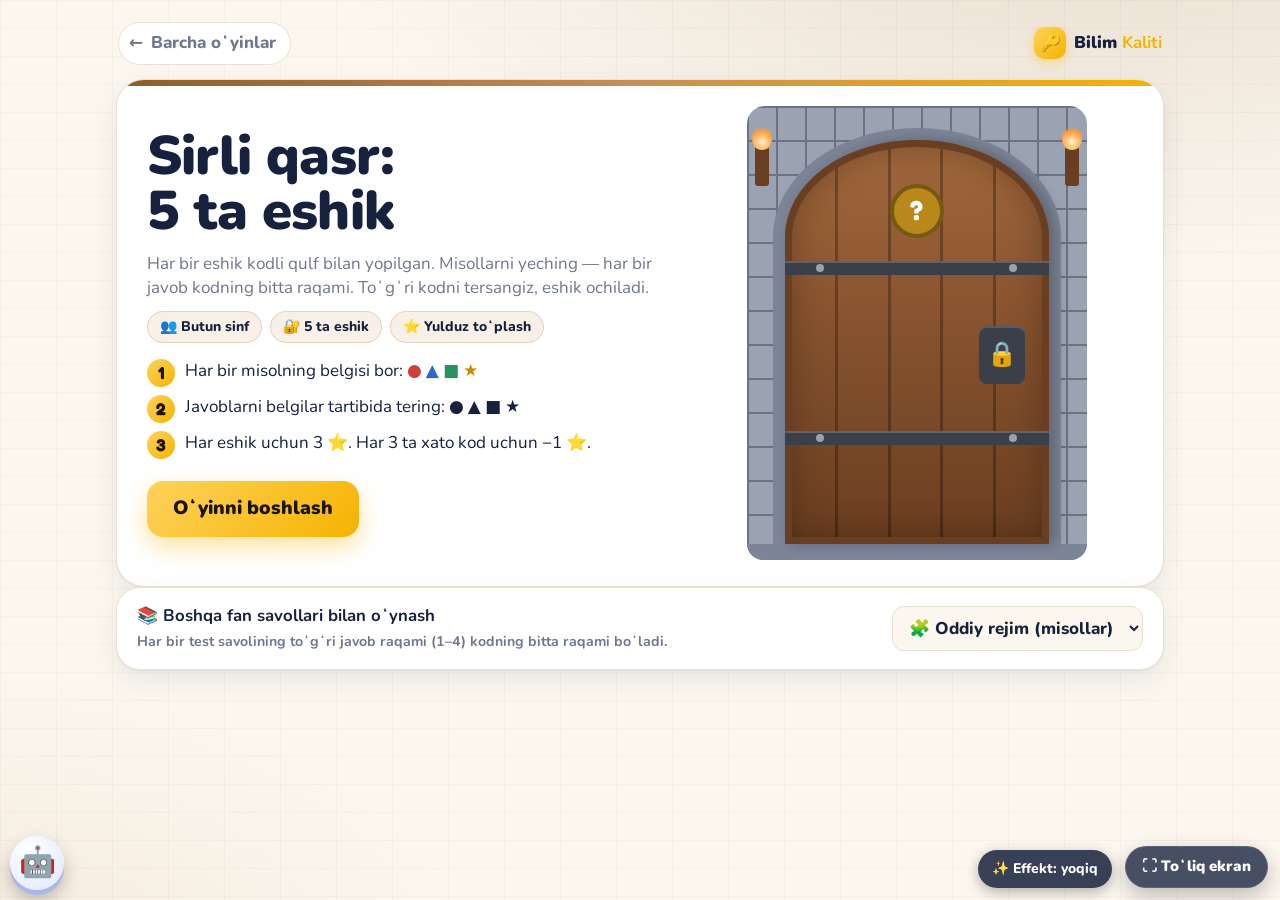
<file: games/eshik-kodi.html>
<!DOCTYPE html>
<html lang="uz">
<head>
<meta charset="utf-8">
<meta name="viewport" content="width=device-width, initial-scale=1, viewport-fit=cover">
<title>Sirli qasr — kalit kodini top</title>
<link rel="preconnect" href="https://fonts.googleapis.com">
<link href="https://fonts.googleapis.com/css2?family=Fredoka:wght@500;600;700&family=Nunito:wght@500;700;800&display=swap" rel="stylesheet">
<style>
:root{
  --bg:#dfe5ea; --bg2:#c9d2da; --surface:#f7f9fb; --ink:#1f2340; --muted:#5a6078; --line:#b9c3cd;
  --stone:#9aa3b2; --stone2:#7c8597; --mortar:#6a7283;
  --oak1:#8a5530; --oak2:#6a3e20; --oak3:#a3693d;
  --brass:#b8891a; --brass-soft:#f3e2a6; --torch:#ff9a3c;
  --good:#23824a; --bad:#c23a2e;
  --s1:#d13f3a; --s2:#2c66cf; --s3:#25935a; --s4:#c98a00;
  color-scheme:light;
  box-sizing:border-box;
  padding-top:env(safe-area-inset-top,0px);
  padding-bottom:env(safe-area-inset-bottom,0px);
}
@media (prefers-color-scheme:dark){
  :root:not([data-theme="light"]){
    --bg:#1b1e36; --bg2:#242849; --surface:#2a2f55; --ink:#eef0fa; --muted:#a6abc8; --line:#3d4373;
    --stone:#4a5070; --stone2:#3a3f5c; --mortar:#2b2f48;
    --oak1:#7a4a29; --oak2:#58331a; --oak3:#93603a;
    --brass:#e8b93c; --brass-soft:#4b3d14; --torch:#ffab55;
    --good:#4fcb83; --bad:#ff6a5c;
    --s1:#ff6b66; --s2:#6b9dff; --s3:#4fcb83; --s4:#ffc53d;
    color-scheme:dark;
  }
}
:root[data-theme="dark"]{
  --bg:#1b1e36; --bg2:#242849; --surface:#2a2f55; --ink:#eef0fa; --muted:#a6abc8; --line:#3d4373;
  --stone:#4a5070; --stone2:#3a3f5c; --mortar:#2b2f48;
  --oak1:#7a4a29; --oak2:#58331a; --oak3:#93603a;
  --brass:#e8b93c; --brass-soft:#4b3d14; --torch:#ffab55;
  --good:#4fcb83; --bad:#ff6a5c;
  --s1:#ff6b66; --s2:#6b9dff; --s3:#4fcb83; --s4:#ffc53d;
  color-scheme:dark;
}
*,*::before,*::after{box-sizing:inherit}
html{height:100%;scroll-padding-top:env(safe-area-inset-top,0px)}
body{margin:0;min-height:100%;background:var(--bg);color:var(--ink);font-family:"Nunito",system-ui,-apple-system,"Segoe UI",sans-serif;font-size:17px;line-height:1.45}
h1,h2,h3,.disp{font-family:"Fredoka","Nunito",system-ui,sans-serif;font-weight:700;letter-spacing:.2px}
button{font:inherit;color:inherit;cursor:pointer}
button:focus-visible{outline:3px solid var(--brass);outline-offset:2px}
.hidden{display:none!important}
.app{max-width:1080px;margin:0 auto;padding:16px}

/* start & end */
.hero{display:grid;gap:24px;align-items:center;grid-template-columns:1fr;padding:12px 0 24px}
@media (min-width:820px){.hero{grid-template-columns:1.1fr .9fr}}
.hero h1{font-size:clamp(2.2rem,6vw,3.6rem);line-height:1.02;margin:0 0 12px}
.hero p{color:var(--muted);max-width:52ch;margin:0 0 10px}
.rules{margin:16px 0 22px;padding:0;list-style:none;display:grid;gap:8px}
.rules li{display:flex;gap:10px;align-items:flex-start}
.rules b{display:inline-grid;place-items:center;min-width:28px;height:28px;border-radius:50%;background:var(--brass-soft);color:var(--ink);font-family:"Fredoka",sans-serif}
.big{background:var(--brass);color:#fff;border:0;border-radius:14px;padding:14px 26px;font-size:1.2rem;font-weight:800;box-shadow:0 4px 0 color-mix(in srgb,var(--brass) 60%,#000)}
.big:active{transform:translateY(3px);box-shadow:0 1px 0 color-mix(in srgb,var(--brass) 60%,#000)}
.ghost{background:transparent;border:2px solid var(--line);border-radius:12px;padding:8px 14px;font-weight:700}

/* top bar */
.top{display:flex;flex-wrap:wrap;gap:10px 16px;align-items:center;justify-content:space-between;margin-bottom:14px}
.progress{display:flex;gap:6px}
.progress span{width:30px;height:38px;border-radius:15px 15px 3px 3px;background:var(--stone2);display:grid;place-items:center;font-family:"Fredoka",sans-serif;font-size:.9rem;color:var(--surface)}
.progress span.done{background:var(--good);color:#fff}
.progress span.cur{background:var(--oak1);color:#fff;outline:3px solid var(--brass)}
.meta{display:flex;gap:14px;align-items:center;font-weight:800}
.meta .pill{background:var(--surface);border:2px solid var(--line);border-radius:999px;padding:4px 12px}

/* layout */
.grid{display:grid;gap:22px;grid-template-columns:1fr}
@media (min-width:860px){.grid{grid-template-columns:340px 1fr;align-items:start}}

/* door */
.stage{display:flex;justify-content:center}
.wall{width:100%;max-width:340px;padding:22px 26px 0;border-radius:18px;
  background:
    linear-gradient(var(--mortar) 2px,transparent 2px) 0 0/100% 34px,
    linear-gradient(90deg,var(--mortar) 2px,transparent 2px) 0 0/58px 68px,
    linear-gradient(90deg,var(--mortar) 2px,transparent 2px) 29px 34px/58px 68px,
    var(--stone);
  position:relative}
.torch{position:absolute;top:40px;width:14px;height:40px;border-radius:3px;background:var(--oak2)}
.torch::before{content:"";position:absolute;left:50%;top:-22px;width:20px;height:26px;transform:translateX(-50%);border-radius:50% 50% 45% 45%/60% 60% 40% 40%;background:radial-gradient(circle at 50% 70%,#fff3c4,var(--torch) 55%,transparent 72%);animation:flick 1.8s infinite alternate}
.torch.l{left:8px}.torch.r{right:8px}
@keyframes flick{0%{transform:translateX(-50%) scale(1)}50%{transform:translateX(-52%) scale(1.08,.95)}100%{transform:translateX(-48%) scale(.95,1.06)}}
.arch{padding:12px 12px 0;background:var(--stone2);border-radius:50% 50% 0 0/26% 26% 0 0}
.doorway{position:relative;width:100%;aspect-ratio:3/4.6;perspective:1100px}
.behind,.door{position:absolute;inset:0;border-radius:50% 50% 0 0/24% 24% 0 0}
.behind{overflow:hidden;background:radial-gradient(circle at 50% 55%,#fff6d0 0,var(--torch) 38%,#5b2d0c 85%);display:flex;flex-direction:column;align-items:center;justify-content:center;gap:10px;text-align:center;padding:16px;color:#2b1504}
.behind .treasure{font-size:3.4rem;line-height:1}
.behind .msg{font-family:"Fredoka",sans-serif;font-size:1.25rem;font-weight:700}
.behind .stars{font-size:1.4rem;letter-spacing:2px}
.behind .big{font-size:1rem;padding:10px 18px}
.door{transform-origin:left center;transition:transform 1.5s cubic-bezier(.55,.05,.3,1);
  background:
    repeating-linear-gradient(90deg,transparent 0 calc(20% - 3px),rgba(0,0,0,.28) calc(20% - 3px) 20%),
    linear-gradient(180deg,var(--oak3),var(--oak1) 40%,var(--oak2));
  box-shadow:inset 0 0 0 7px var(--oak2),inset 0 0 40px rgba(0,0,0,.35),6px 0 14px rgba(0,0,0,.25)}
.open .door{transform:rotateY(-104deg)}
.band{position:absolute;left:0;right:0;height:14px;background:#3b3f4a;box-shadow:inset 0 2px 0 rgba(255,255,255,.18)}
.band::before,.band::after{content:"";position:absolute;top:3px;width:8px;height:8px;border-radius:50%;background:#9ba1ad}
.band::before{left:12%}.band::after{right:12%}
.band.b1{top:30%}.band.b2{top:72%}
.plaque{position:absolute;top:11%;left:50%;transform:translateX(-50%);width:54px;height:54px;border-radius:50%;background:var(--brass);color:#fff;display:grid;place-items:center;font-family:"Fredoka",sans-serif;font-size:1.7rem;font-weight:700;border:4px solid color-mix(in srgb,var(--brass) 65%,#000)}
.lock{position:absolute;right:9%;top:46%;width:46px;height:58px;border-radius:8px;background:#3b3f4a;display:grid;place-items:center;font-size:1.5rem;box-shadow:inset 0 2px 0 rgba(255,255,255,.15)}
.doorway.shake{animation:shake .45s}
@keyframes shake{20%,60%{transform:translateX(-8px)}40%,80%{transform:translateX(8px)}}
.floor{height:16px;background:var(--stone2);margin:0 -26px;border-radius:0 0 18px 18px}

/* panel */
.panel h2{font-size:1.7rem;margin:0 0 4px}
.tip{color:var(--muted);margin:0 0 14px;max-width:60ch}
.cards{display:grid;gap:12px;grid-template-columns:repeat(auto-fit,minmax(200px,1fr));margin-bottom:20px}
.card{background:var(--surface);border:2px solid var(--line);border-left:8px solid var(--c);border-radius:6px 14px 14px 6px;padding:12px 14px 12px 12px;display:flex;gap:12px;align-items:flex-start}
.card .sym{font-size:1.7rem;line-height:1;color:var(--c);min-width:26px;text-align:center}
.card .q{font-size:1.18rem;font-weight:800}
.card .ans{display:none;margin-top:4px;font-family:"Fredoka",sans-serif;font-size:1.05rem;color:var(--c)}
.card.rev .ans{display:block}
.fr{display:inline-flex;flex-direction:column;vertical-align:middle;text-align:center;font-size:.86em;line-height:1.1;margin:0 2px}
.fr span:first-child{border-bottom:2px solid currentColor;padding:0 3px}

.vault{background:var(--bg2);border-radius:18px;padding:16px;display:grid;gap:14px;justify-items:center}
.slots{display:flex;gap:10px}
.slot{width:60px;height:74px;border-radius:12px;background:var(--surface);border:3px solid var(--line);display:grid;place-items:center;font-family:"Fredoka",sans-serif;font-size:2.2rem;font-weight:700;position:relative}
.slot .s{position:absolute;top:-14px;left:50%;transform:translateX(-50%);background:var(--bg2);padding:0 4px;color:var(--c);font-size:1.1rem;line-height:1.2}
.slot.next{border-color:var(--brass)}
.slots.bad .slot{border-color:var(--bad);color:var(--bad)}
.slots.good .slot{border-color:var(--good);color:var(--good)}
.feedback{min-height:1.5em;font-weight:800;text-align:center}
.feedback.bad{color:var(--bad)}.feedback.good{color:var(--good)}
.pad{display:grid;grid-template-columns:repeat(3,72px);gap:8px}
.pad button{height:58px;border-radius:12px;border:0;background:var(--surface);font-family:"Fredoka",sans-serif;font-size:1.5rem;font-weight:700;box-shadow:0 3px 0 var(--line)}
.pad button:active{transform:translateY(2px);box-shadow:0 1px 0 var(--line)}
.pad .ok{background:var(--brass);color:#fff;box-shadow:0 3px 0 color-mix(in srgb,var(--brass) 60%,#000)}
.pad button:disabled{opacity:.45;cursor:default}
.tools{display:flex;gap:10px;flex-wrap:wrap;justify-content:center}

/* end */
.endcard{max-width:560px;margin:30px auto;text-align:center;background:var(--surface);border:2px solid var(--line);border-radius:22px;padding:28px 22px}
.endcard .crown{font-size:4rem;line-height:1}
.endcard h2{font-size:2.1rem;margin:8px 0}
.endcard .score{font-family:"Fredoka",sans-serif;font-size:1.5rem;margin:6px 0 4px}
.endcard p{color:var(--muted)}

@media (prefers-reduced-motion:reduce){.door{transition:none}.torch::before{animation:none}.doorway.shake{animation:none}}
.askov{position:fixed;inset:0;background:rgba(10,12,30,.65);display:grid;place-items:center;padding:16px;z-index:40}
.askbox{background:var(--surface);border-radius:20px;padding:24px;max-width:460px;width:100%;text-align:center}
.askbox h3{margin:0 0 16px;font-size:1.3rem}
.askbtns{display:flex;gap:12px;justify-content:center}
</style>
<script src="https://telegram.org/js/telegram-web-app.js"></script>
<style id="bkSkin">/* ===== Bilim Kaliti: eski oʻyinlar uchun yangi koʻrinish (build.py qoʻshadi) ===== */
html.bk{
  --bg:#fbf7ef;--bg2:#f3ecdf;--panel:#fff;--surface:#fff;--ink:#16213e;--muted:#6f7690;--line:#e8e0d0;
  --bk-gold:#f5b301;--bk-sh:0 1px 2px rgba(22,33,62,.06),0 10px 28px rgba(22,33,62,.08);
  --bk-ease:cubic-bezier(.2,.8,.2,1);color-scheme:light}
html.bk.bk-dark{
  --bg:#11152a;--bg2:#171c36;--panel:#1c2240;--surface:#1c2240;--ink:#f1f2f8;--muted:#a3a9c4;--line:#2b3257;
  --bk-sh:0 1px 2px rgba(0,0,0,.3),0 12px 32px rgba(0,0,0,.38);color-scheme:dark}
html.bk-eshik{--tc:var(--brass)}
html.bk body{font-family:Nunito,system-ui,-apple-system,"Segoe UI",sans-serif!important;-webkit-font-smoothing:antialiased;
  background:radial-gradient(1100px 520px at 85% -10%,color-mix(in srgb,var(--gc1) 16%,transparent),transparent 70%),
             radial-gradient(900px 480px at -10% 110%,color-mix(in srgb,var(--gc2) 14%,transparent),transparent 70%),var(--bg);
  background-attachment:fixed}
html.bk body::before{content:"";position:fixed;inset:0;z-index:-1;pointer-events:none;opacity:.55;background-image:var(--bk-pat);background-size:var(--bk-pats,28px 28px)}
html.bk-kosmik{--gc1:#283c86;--gc2:#5a6fd0;--bk-pat:radial-gradient(color-mix(in srgb,var(--ink) 16%,transparent) 1px,transparent 1.4px),radial-gradient(color-mix(in srgb,#5a6fd0 30%,transparent) 1.2px,transparent 1.6px);--bk-pats:34px 34px,71px 71px}
html.bk-sirli{--gc1:#5f3dc4;--gc2:#9775fa;--bk-pat:linear-gradient(45deg,color-mix(in srgb,#5f3dc4 7%,transparent) 25%,transparent 25% 75%,color-mix(in srgb,#5f3dc4 7%,transparent) 75%);--bk-pats:26px 26px}
html.bk-eshik{--gc1:#8d5b2d;--gc2:#c98e55;--bk-pat:linear-gradient(color-mix(in srgb,var(--ink) 5%,transparent) 1px,transparent 1px),linear-gradient(90deg,color-mix(in srgb,var(--ink) 5%,transparent) 1px,transparent 1px);--bk-pats:56px 28px}
html.bk :is(h1,h2,h3,.disp,.ttl,.tname){font-family:Nunito,system-ui,sans-serif!important}
html.bk h1{font-weight:900;letter-spacing:-.8px}

/* ---- yuqori panel: orqaga + brend ---- */
.bk-top{display:flex;align-items:center;justify-content:space-between;gap:12px;max-width:1100px;margin:6px auto 14px;padding:0 2px}
.bk-back{display:inline-flex;align-items:center;gap:8px;font-weight:800;color:var(--muted);text-decoration:none;padding:8px 14px 8px 10px;border-radius:99px;border:1.5px solid var(--line);background:var(--panel);transition:transform .25s var(--bk-ease),color .2s,border-color .2s,box-shadow .25s}
.bk-back:hover{color:var(--ink);border-color:var(--bk-gold);transform:translateX(-3px);box-shadow:var(--bk-sh)}
.bk-back i{font-style:normal;transition:transform .25s var(--bk-ease)}.bk-back:hover i{transform:translateX(-3px)}
.bk-brand{display:inline-flex;align-items:center;gap:8px;font-weight:900;font-size:17px;color:var(--ink);text-decoration:none}
.bk-brand span{width:32px;height:32px;border-radius:10px;display:grid;place-items:center;background:linear-gradient(135deg,#ffd25c,#f5b301);box-shadow:0 4px 12px rgba(245,179,1,.35);font-size:17px}
.bk-brand b{color:var(--bk-gold)}

/* ---- sarlavha banneri ---- */
.bk-hero{position:relative;overflow:hidden;border-radius:28px;padding:30px 34px;margin:0 0 18px;color:#fff;
  background:linear-gradient(135deg,var(--gc1),var(--gc2));box-shadow:0 18px 40px color-mix(in srgb,var(--gc1) 30%,transparent);isolation:isolate;display:grid;grid-template-columns:1fr auto;gap:20px;align-items:center}
.bk-hero::before{content:"";position:absolute;inset:0;z-index:-1;background:radial-gradient(420px 220px at 90% 10%,rgba(255,255,255,.22),transparent 70%),radial-gradient(260px 200px at 0% 100%,rgba(0,0,0,.18),transparent 70%)}
.bk-hero h1{color:#fff!important;margin:0 0 8px!important;font-size:clamp(2rem,4.6vw,3.1rem)!important;line-height:1.02!important;text-shadow:0 3px 14px rgba(0,0,0,.18)}
.bk-hero .lead{color:rgba(255,255,255,.9)!important;margin:0 0 14px!important;font-weight:600;max-width:64ch}
.bk-tags{display:flex;flex-wrap:wrap;gap:8px}
.bk-tags span{background:rgba(255,255,255,.18);border:1px solid rgba(255,255,255,.28);backdrop-filter:blur(6px);padding:5px 12px;border-radius:99px;font-weight:800;font-size:14px}
.bk-art{position:relative;width:170px;height:150px;display:grid;place-items:center}
.bk-art .em{font-size:96px;line-height:1;filter:drop-shadow(0 12px 18px rgba(0,0,0,.28));animation:bkFloat 3.6s ease-in-out infinite}
.bk-art i{position:absolute;font-style:normal;pointer-events:none}
.bk-art .st{width:6px;height:6px;border-radius:50%;background:#fff;box-shadow:0 0 10px #fff;animation:bkTw 2.4s ease-in-out infinite}
.bk-art .s1{left:12%;top:18%}.bk-art .s2{right:8%;top:30%;animation-delay:.8s}.bk-art .s3{left:26%;bottom:10%;animation-delay:1.6s}
.bk-art .orb{inset:8px;border-radius:50%;border:2px dashed rgba(255,255,255,.35);animation:bkSpin 18s linear infinite}
.bk-art .gl{font-size:22px;animation:bkTw 2.6s ease-in-out infinite}.bk-art .gl.a{right:6%;top:6%}.bk-art .gl.b{left:4%;bottom:14%;animation-delay:1.3s}
@keyframes bkFloat{0%,100%{transform:translateY(0) rotate(-4deg)}50%{transform:translateY(-10px) rotate(4deg)}}
@keyframes bkTw{0%,100%{opacity:.15;transform:scale(.6)}50%{opacity:1;transform:scale(1.15)}}
@keyframes bkSpin{to{transform:rotate(360deg)}}
@media (max-width:720px){.bk-hero{grid-template-columns:1fr;padding:22px}.bk-art{display:none}}

/* eshik: oʻz qasr sahnasi bor */
html.bk-eshik .hero{background:var(--panel);border:1.5px solid var(--line);border-radius:28px;padding:26px 30px!important;box-shadow:var(--bk-sh);position:relative;overflow:hidden}
html.bk-eshik .hero::before{content:"";position:absolute;inset:0 0 auto 0;height:6px;background:linear-gradient(90deg,var(--gc1),var(--gc2),var(--bk-gold))}
html.bk-eshik .hero h1{font-size:clamp(2.2rem,5vw,3.4rem)}
html.bk-eshik .hero .bk-tags span{background:color-mix(in srgb,var(--gc2) 14%,transparent);border-color:color-mix(in srgb,var(--gc2) 30%,transparent);color:var(--ink);backdrop-filter:none}
html.bk-eshik .hero .bk-tags{margin:0 0 6px}
html.bk-eshik .rules b{background:linear-gradient(135deg,#ffd25c,#f5b301)!important;color:#1b1400!important}

/* ---- sozlamalar ---- */
html.bk .box{background:var(--panel);border:1.5px solid var(--line);border-radius:24px;padding:20px 22px;box-shadow:var(--bk-sh)}
html.bk .box h3{font-size:.8rem;text-transform:uppercase;letter-spacing:.08em;color:var(--muted);font-weight:900;margin:18px 0 8px}
html.bk .box h3:first-child{margin-top:0}
html.bk .seg{gap:8px}
html.bk .seg button{border:1.5px solid var(--line);background:var(--bg);padding:8px 16px;font-weight:800;color:var(--ink);transition:transform .2s var(--bk-ease),border-color .2s,background-color .2s,box-shadow .2s}
html.bk .seg button:hover{border-color:var(--bk-gold);transform:translateY(-1px)}
html.bk .seg button[aria-pressed="true"]{background:var(--ink);color:var(--bg);border-color:var(--ink);box-shadow:0 6px 16px color-mix(in srgb,var(--ink) 25%,transparent)}
html.bk .names input{border-radius:14px;border-width:2px;padding:10px 12px;font-weight:800;background:var(--bg)}
html.bk .topics label{border:1.5px solid var(--line);border-radius:14px;background:var(--bg);padding:9px 12px;transition:border-color .2s,background-color .2s,transform .2s var(--bk-ease);cursor:pointer}
html.bk .topics label:hover{border-color:color-mix(in srgb,var(--bk-gold) 70%,var(--line));transform:translateY(-1px)}
html.bk .topics label:has(input:checked){border-color:var(--bk-gold);background:color-mix(in srgb,var(--bk-gold) 12%,var(--panel))}
html.bk input[type=checkbox]{accent-color:var(--bk-gold);width:18px;height:18px}
html.bk .mini,html.bk .quick button{border-radius:99px!important;font-weight:800}
html.bk details{border-radius:16px}
html.bk .go,html.bk .big{background:linear-gradient(135deg,#ffd25c,#f5b301)!important;color:#1b1400!important;border:0!important;border-radius:16px!important;font-weight:900!important;box-shadow:0 10px 24px rgba(245,179,1,.38)!important;transition:transform .2s var(--bk-ease),box-shadow .2s;position:relative;overflow:hidden}
html.bk .go:hover,html.bk .big:hover{transform:translateY(-2px);box-shadow:0 14px 30px rgba(245,179,1,.45)!important}
html.bk .go:active,html.bk .big:active{transform:translateY(1px)}
html.bk .go::after,html.bk .big::after{content:"";position:absolute;top:0;bottom:0;width:40%;left:-60%;background:linear-gradient(100deg,transparent,rgba(255,255,255,.55),transparent);transform:skewX(-20deg);transition:left .7s var(--bk-ease)}
html.bk .go:hover::after,html.bk .big:hover::after{left:120%}
html.bk #start .go{position:sticky;bottom:calc(14px + env(safe-area-inset-bottom,0px));z-index:20;display:block;margin:20px auto 70px;min-width:min(340px,100%);padding:16px 34px!important;font-size:1.25rem!important}
html.bk .err{font-weight:800}

/* ---- boshqa fanlar ---- */
.bkfan{background:var(--panel);border:1.5px solid var(--line);border-radius:24px;padding:16px 20px;box-shadow:var(--bk-sh);margin:0 0 16px}
.bkfan-h{display:flex;gap:14px;align-items:center;justify-content:space-between;flex-wrap:wrap}
.bkfan-h b{font-size:1.05rem;display:block}.bkfan-h small{color:var(--muted);font-weight:700}
#bkFan{font:inherit;font-weight:800;color:var(--ink);background:var(--bg);border:1.5px solid var(--line);border-radius:12px;padding:9px 12px;min-width:240px;max-width:100%}
.bkgr{display:flex;flex-wrap:wrap;gap:6px;margin-top:12px}.bkgr button{border:1.5px solid var(--line);background:var(--bg);color:inherit;border-radius:999px;padding:6px 14px;font:inherit;font-weight:800;cursor:pointer}.bkgr button.on{background:var(--bk-gold);border-color:var(--bk-gold);color:#1b1b1b}.bkbob{margin:14px 0 0;font-size:.95rem}
.bklist{display:grid;grid-template-columns:repeat(auto-fill,minmax(240px,1fr));gap:8px;margin-top:12px}
.bklist label{display:flex;gap:10px;align-items:center;border:1.5px solid var(--line);border-radius:14px;padding:10px 12px;background:var(--bg);cursor:pointer;font-weight:800}
.bklist label.on{border-color:var(--bk-gold);background:color-mix(in srgb,var(--bk-gold) 12%,var(--panel))}
.bklist small{display:block;color:var(--muted);font-weight:700;font-size:.82rem}
.bkmuted{color:var(--muted);font-weight:700;margin:10px 0 0}.bkmuted a{color:var(--ink)}
.bkon{margin-top:12px;padding:10px 14px;border-radius:14px;background:color-mix(in srgb,#12a38f 14%,var(--panel));font-weight:800}
.bkoff{opacity:.35;pointer-events:none;filter:grayscale(1)}
.bkq{display:block;font-weight:800}
.bko{display:grid;grid-template-columns:repeat(auto-fit,minmax(min(100%,92px),1fr));gap:4px 12px;margin-top:6px;font-size:.88em;font-weight:700}
.bko span{display:flex;gap:6px;align-items:baseline;word-break:normal;overflow-wrap:break-word;hyphens:none;min-width:0}.bko b{flex:none;display:inline-grid;place-items:center;min-width:1.5em;height:1.5em;border-radius:6px;background:var(--ink);color:var(--bg);font-size:.85em}
/* ---- oʻyin paneli ---- */
html.bk :is(.bar,.top){background:color-mix(in srgb,var(--panel) 82%,transparent);backdrop-filter:blur(10px);-webkit-backdrop-filter:blur(10px);border:1.5px solid var(--line);border-radius:18px;padding:8px 10px 8px 14px;box-shadow:var(--bk-sh)}
html.bk .ttl{font-weight:900;font-size:1.25rem}
html.bk :is(.chip,.pill,.ghost){border-radius:99px!important;border:1.5px solid var(--line)!important;background:var(--panel)!important;font-weight:800;transition:transform .2s var(--bk-ease),border-color .2s}
html.bk .ghost:hover{transform:translateY(-1px);border-color:var(--bk-gold)!important}
html.bk .team{border-width:2.5px;border-radius:24px;box-shadow:0 10px 30px color-mix(in srgb,var(--tc) 16%,transparent),var(--bk-sh);background:linear-gradient(180deg,color-mix(in srgb,var(--tc) 9%,var(--panel)) 0,var(--panel) 120px)}
html.bk .tname{font-weight:900;letter-spacing:-.2px}
html.bk .dots i{transition:background-color .3s,transform .3s var(--bk-ease)}
html.bk :is(.card,.clue){border-width:1.5px;border-radius:14px;box-shadow:0 2px 0 color-mix(in srgb,var(--line) 70%,transparent);background:var(--bg)}
html.bk-eshik .card{border-left-width:8px;background:var(--panel)}
html.bk .clue{border-left-width:7px}
html.bk .vault{background:color-mix(in srgb,var(--gc2) 10%,var(--bg2));border:1.5px solid var(--line)}
html.bk .slot{border-radius:14px;border-width:2.5px;background:var(--panel);transition:border-color .2s,transform .25s var(--bk-ease)}
html.bk .slot.next{animation:bkSlot 1.3s ease-in-out infinite}
@keyframes bkSlot{0%,100%{box-shadow:0 0 0 0 color-mix(in srgb,var(--tc) 0%,transparent)}50%{box-shadow:0 0 0 5px color-mix(in srgb,var(--tc) 22%,transparent)}}
html.bk .slots.good .slot{animation:bkPop .45s var(--bk-ease) both}
html.bk .slots.good .slot:nth-child(2){animation-delay:.06s}html.bk .slots.good .slot:nth-child(3){animation-delay:.12s}html.bk .slots.good .slot:nth-child(4){animation-delay:.18s}
@keyframes bkPop{40%{transform:scale(1.15) translateY(-4px)}}
html.bk .pad button{border-radius:14px;background:var(--panel);border:1.5px solid var(--line);box-shadow:0 4px 0 var(--line);font-weight:900;font-family:Nunito,system-ui,sans-serif!important;transition:transform .08s,box-shadow .08s,background-color .2s}
html.bk .pad button:hover:not(:disabled){background:color-mix(in srgb,var(--tc) 7%,var(--panel))}
html.bk .pad button:active:not(:disabled){transform:translateY(3px);box-shadow:0 1px 0 var(--line)}
html.bk .pad .ok{background:linear-gradient(135deg,color-mix(in srgb,var(--tc) 80%,#fff),var(--tc));border-color:transparent;color:#fff;box-shadow:0 4px 0 color-mix(in srgb,var(--tc) 55%,#000)}
html.bk .pad .ok:active:not(:disabled){box-shadow:0 1px 0 color-mix(in srgb,var(--tc) 55%,#000)}
html.bk :is(.fb,.feedback).good{font-weight:900}
html.bk .progress span{transition:transform .3s var(--bk-ease)}html.bk .progress span.cur{transform:translateY(-2px)}

/* ---- oynalar ---- */
html.bk :is(.overlay,.askov){backdrop-filter:blur(6px);-webkit-backdrop-filter:blur(6px)}
html.bk :is(.modal,.askbox,.endcard){border-radius:28px;border:1.5px solid var(--line);box-shadow:0 30px 70px rgba(0,0,0,.3);animation:bkIn .45s var(--bk-ease) both;background:var(--panel)}
@keyframes bkIn{from{opacity:0;transform:translateY(16px) scale(.96)}}
html.bk :is(.donebox .cup,.endcard .crown){animation:bkCup 1.6s ease-in-out infinite;display:inline-block}
@keyframes bkCup{0%,100%{transform:translateY(0) rotate(-6deg)}50%{transform:translateY(-8px) rotate(6deg)}}

/* ---- suzuvchi tugmalar ---- */
html.bk :is(#musBtn,#fsBtn){background:color-mix(in srgb,#16213e 88%,transparent)!important;backdrop-filter:blur(8px);font-family:Nunito,system-ui,sans-serif!important;font-weight:900!important;border:1px solid rgba(255,255,255,.12)!important;box-shadow:0 8px 22px rgba(0,0,0,.28)!important;transition:transform .2s var(--bk-ease),opacity .2s}
html.bk :is(#musBtn,#fsBtn):hover{transform:translateY(-2px);opacity:1!important}

/* ---- kirish animatsiyasi ---- */
html.bk #start>*{animation:bkRise .6s var(--bk-ease) both}
html.bk #start>*:nth-child(2){animation-delay:.06s}html.bk #start>*:nth-child(3){animation-delay:.12s}html.bk #start>*:nth-child(4){animation-delay:.18s}
@keyframes bkRise{from{opacity:0;transform:translateY(16px)}}
html.bk #start .go{animation:none}
.bk-cfl{position:fixed;inset:0;pointer-events:none;z-index:9999;overflow:hidden}.bk-cfl i{position:absolute;display:block}
@media (prefers-reduced-motion:reduce){html.bk *,html.bk *::before,html.bk *::after{animation-duration:.01ms!important;animation-iteration-count:1!important;transition-duration:.01ms!important}}
</style><script>window.__BK_GAME="eshik";/* ===== Bilim Kaliti: eski oʻyinlar uchun yangi koʻrinish (build.py qoʻshadi) ===== */
(function(){
  var CFG={
    kosmik:{e:'🛸',tags:['👥 2–4 guruh','🔐 Kod topish','🚀 Bir ekranda bellashuv'],art:'<i class="orb"></i><i class="st s1"></i><i class="st s2"></i><i class="st s3"></i>'},
    sirli:{e:'🗝️',tags:['👥 2–4 guruh','🧩 Escape-room','🧠 Mantiq'],art:'<i class="orb"></i><i class="gl a">✨</i><i class="gl b">✨</i>'},
    eshik:{e:'🏰',tags:['👥 Butun sinf','🔐 5 ta eshik','⭐ Yulduz toʻplash'],art:''}
  };
  var id=window.__BK_GAME||'',c=CFG[id]||{},R=document.documentElement;
  R.classList.add('bk','bk-'+id);
  /* saytdagi kunduzgi/tungi rejim bilan bir xil */
  var t=null;try{t=JSON.parse(localStorage.getItem('bk_theme'))}catch(e){}
  if(t!=='dark'&&t!=='light')t=(window.matchMedia&&matchMedia('(prefers-color-scheme: dark)').matches)?'dark':'light';
  R.dataset.theme=t;R.classList.toggle('bk-dark',t==='dark');
  if(!document.querySelector('link[href*="family=Nunito"]')){var l=document.createElement('link');l.rel='stylesheet';l.href='https://fonts.googleapis.com/css2?family=Nunito:wght@600;700;800;900&display=swap';document.head.appendChild(l)}
  function ready(f){document.readyState==='loading'?document.addEventListener('DOMContentLoaded',f):f()}
  ready(function(){
    var st=document.getElementById('start');if(!st)return;
    var home=location.pathname.replace(/games\/[^\/]*$/,'');
    var top=document.createElement('div');top.className='bk-top';
    top.innerHTML='<a class="bk-back" href="'+home+'#/oyinlar"><i>←</i> Barcha oʻyinlar</a><a class="bk-brand" href="'+home+'"><span>🔑</span><em style="font-style:normal">Bilim <b>Kaliti</b></em></a>';
    st.insertBefore(top,st.firstChild);
    var tags='<div class="bk-tags">'+(c.tags||[]).map(function(x){return '<span>'+x+'</span>'}).join('')+'</div>';
    var h1=st.querySelector('h1');
    if(id==='eshik'){
      var p=st.querySelector('.hero p');if(p)p.insertAdjacentHTML('afterend',tags);
    }else if(h1){
      var lead=st.querySelector('.lead');
      var hero=document.createElement('div');hero.className='bk-hero';
      var txt=document.createElement('div');hero.appendChild(txt);
      h1.textContent=h1.textContent.replace(/\s*2\.0$/,'');
      txt.appendChild(h1);if(lead)txt.appendChild(lead);txt.insertAdjacentHTML('beforeend',tags);
      hero.insertAdjacentHTML('beforeend','<div class="bk-art" aria-hidden="true">'+(c.art||'')+'<span class="em">'+(c.e||'🎮')+'</span></div>');
      top.after(hero);
    }
    /* konfetti */
    var COL=['#f5b301','#ffd25c','#ff6b4a','#12a38f','#2f8cff','#7b5cff','#ff8fb1'];
    var RM=window.matchMedia&&matchMedia('(prefers-reduced-motion: reduce)').matches;
    function burst(x,y,n,spread){if(RM||!document.body.animate)return;var L=document.createElement('div');L.className='bk-cfl';document.body.appendChild(L);
      for(var i=0;i<n;i++){var e=document.createElement('i'),s=6+Math.random()*7;e.style.cssText='left:'+x+'px;top:'+y+'px;width:'+s+'px;height:'+(s*(Math.random()<.5?.45:1))+'px;background:'+COL[i%COL.length]+';border-radius:'+(Math.random()<.35?'50%':'2px');L.appendChild(e);
        var a=-Math.PI/2+(Math.random()-.5)*spread,v=7+Math.random()*9,dx=Math.cos(a)*v*26,dy=Math.sin(a)*v*26;
        e.animate([{transform:'translate(-50%,-50%) rotate(0)',opacity:1},{transform:'translate('+dx+'px,'+dy+'px) rotate('+(Math.random()*540)+'deg)',opacity:1,offset:.55},{transform:'translate('+dx*1.25+'px,'+(dy+340)+'px) rotate('+(Math.random()*900)+'deg)',opacity:0}],{duration:1500+Math.random()*700,easing:'cubic-bezier(.2,.7,.3,1)',fill:'forwards'})}
      setTimeout(function(){L.remove()},2500)}
    function burstAt(el,n){var r=el.getBoundingClientRect();burst(r.left+r.width/2,r.top+r.height/2,n||40,1.9)}
    function bigWin(){var w=innerWidth;burst(w*.25,innerHeight*.35,70,2.2);setTimeout(function(){burst(w*.75,innerHeight*.35,70,2.2)},250);setTimeout(function(){burst(w*.5,innerHeight*.25,90,2.6)},550)}
    new MutationObserver(function(ms){ms.forEach(function(m){var el=m.target;if(!el.classList)return;
      if(el.classList.contains('good')&&(el.classList.contains('fb')||el.id==='feedback')&&!(m.oldValue||'').match(/\bgood\b/))burstAt(el,46);
      if((el.id==='end'||el.id==='final')&&!el.classList.contains('hidden')&&/\bhidden\b/.test(m.oldValue||''))bigWin();
    })}).observe(document.body,{subtree:true,attributes:true,attributeFilter:['class'],attributeOldValue:true});
  });
})();
/* ===== Boshqa fanlar: test toʻplamlari bilan oʻynash (BKQ) ===== */
(function(){
  var MATHF=['Matematika','Algebra','Geometriya','Boshlangʻich taʼlim'];
  var FANS=['Matematika','Ona tili va adabiyot','Ingliz tili','Rus tili','Tabiiy fan','Fizika','Kimyo','Biologiya','Tarix','Geografiya','Informatika','Huquq','Iqtisodiyot','Tarbiya','Texnologiya','Musiqa','Tasviriy sanʼat','Jismoniy tarbiya'];
  var IC={'Matematika':'🧮','Ona tili va adabiyot':'📖','Ingliz tili':'🔤','Rus tili':'🗣️','Tabiiy fan':'🌿','Fizika':'⚛️','Kimyo':'🧪','Biologiya':'🧬','Tarix':'🏛️','Geografiya':'🗺️','Informatika':'💻','Huquq':'⚖️','Iqtisodiyot':'💰','Tarbiya':'🤝','Texnologiya':'🛠️','Musiqa':'🎵','Tasviriy sanʼat':'🎨','Jismoniy tarbiya':'⚽'};
  var A=/onrender\.com$/.test(location.hostname)?'':'https://bilim-kaliti.onrender.com';
  var TG=window.Telegram&&Telegram.WebApp&&Telegram.WebApp.initData?Telegram.WebApp.initData:'';
  var E=function(s){var d=document.createElement('div');d.textContent=String(s);return d.innerHTML};
  var SH=function(a){a=a.slice();for(var i=a.length-1;i>0;i--){var j=Math.floor(Math.random()*(i+1));var x=a[i];a[i]=a[j];a[j]=x}return a};
  var post=function(p,b){return fetch((TG?'':A)+p,{method:'POST',headers:{'Content-Type':'application/json'},body:JSON.stringify(b)}).then(function(r){return r.json()})};
  /* «juft» toʻplamlari (soʻz ↔ tarjima) test savoliga aylanadi */
  var conv=function(items){items=items||[];var pr=items.filter(function(it){return it&&it.a!=null&&it.b!=null&&!it.o});if(pr.length<4)return items;
    var bs=[];pr.forEach(function(x){if(bs.indexOf(String(x.b))<0)bs.push(String(x.b))});
    return items.map(function(it){if(!(it&&it.a!=null&&it.b!=null&&!it.o))return it;var w=SH(bs.filter(function(b){return b!==String(it.b)})).slice(0,3);return w.length===3?{q:'«'+it.a+'» — ?',o:[String(it.b)].concat(w),c:0}:null}).filter(Boolean)};
  var BANKS={};
  var okMC=function(it){return it&&typeof it.q==='string'&&Array.isArray(it.o)&&it.o.length===4&&it.c>=0&&it.c<4};
  var B=window.BKQ={on:false,fan:'',gr:'',sets:[],sel:[],
    mk:function(it){var p=SH([0,1,2,3]),o=p.map(function(k){return it.o[k]});
      return{d:p.indexOf(it.c)+1,t:'<span class="bkq">'+E(it.q)+'</span><span class="bko">'+o.map(function(x,i){return '<span><b>'+(i+1)+'</b>'+E(x)+'</span>'}).join('')+'</span>'}},
    chunks:function(max){var out=[],rest=[];B.sel.forEach(function(id){var s=B.sets.filter(function(x){return x.id===id})[0];if(!s||!s.items)return;
        var it=SH(s.items.filter(okMC)),k=0;for(;k+4<=it.length;k+=4)out.push({name:s.name+(it.length>=8?' · '+(k/4+1):''),items:it.slice(k,k+4)});rest=rest.concat(it.slice(k))});
      rest=SH(rest);for(var k=0;k+4<=rest.length;k+=4)out.push({name:'Aralash savollar',items:rest.slice(k,k+4)});
      return SH(out).slice(0,max)}};
  var id=window.__BK_GAME||'';
  function ready(f){document.readyState==='loading'?document.addEventListener('DOMContentLoaded',f):f()}
  ready(function(){
    var st=document.getElementById('start');if(!st)return;
    var P=new URLSearchParams(location.search);
    var box=document.createElement('div');box.className='bkfan';
    var anchor=st.querySelector('.bk-hero')||st.querySelector('.hero');
    (anchor||st.firstChild).after(box);
    var mathBox=id==='eshik'?null:(st.querySelectorAll('.setgrid .box')[1]||null);
    var loading=false;
    var FK={},SF={};
    /* son javobli savol -> 4 variantli test (yaqin notoʻgʻri javoblar bilan) */
    function numMC(i){if(!i||i.o||i.a==null)return i;var v=String(i.a).trim(),n=Number(v.replace(',','.'));if(!/^-?\d+([.,]\d+)?$/.test(v)||!isFinite(n))return i;
      var dec=(v.split(/[.,]/)[1]||'').length,st=dec?Math.pow(10,-dec):1,sep=v.indexOf(',')>=0?',':'.',fm=function(x){var t=x.toFixed(dec);return sep===','?t.replace('.',','):t};
      var cand=[1,-1,2,-2,10,-10,3,-3,5,-5].map(function(k){return Math.round((n+k*st*(Math.abs(n)>=50&&Math.abs(k)<10?Math.max(1,Math.round(Math.abs(n)/50)):1))*1e6)/1e6}).filter(function(x){return x!==n&&(n<0||x>=0)});
      var seen={},w=[];cand.sort(function(){return Math.random()-.5}).forEach(function(x){var t=fm(x);if(!seen[t]&&t!==v&&w.length<3){seen[t]=1;w.push(t)}});if(w.length<3)return i;
      var o=w.concat([v]).sort(function(){return Math.random()-.5});return{q:i.q,o:o,c:o.indexOf(v)}}
    fetch('kinds.json').then(function(r){return r.json()}).then(function(j){FK=j;draw()}).catch(function(){});
    fetch('sets.json').then(function(r){return r.json()}).then(function(j){(j||[]).forEach(function(x){if(x.fan&&conv(x.items).some(okMC))SF[x.fan]=1});draw()}).catch(function(){});
    function sets(){return B.sets.filter(function(s){return s.fan===B.fan})}
    function gradesOf(s){return s.sinfs||(s.sinf?[String(s.sinf)]:[])}
    function bkLab(s){return '<label class="'+(B.sel.indexOf(s.id)>=0?'on':'')+'"><input type="checkbox" data-bk="'+E(s.id)+'"'+(B.sel.indexOf(s.id)>=0?' checked':'')+'><span>'+E(s.name)+'<small>'+E(s.tag)+(s.sinfs?(s.sinfs.length?' · '+E(s.sinfs.join(', '))+'-sinf':''):s.sinf?' · '+E(s.sinf)+'-sinf':'')+' · '+(s.items?s.items.filter(okMC).length:s.n||'…')+' ta savol</small></span></label>'}
    function bkGroups(l){var bobs=[];l.forEach(function(s){if(s.bob&&bobs.indexOf(s.bob)<0)bobs.push(s.bob)});
      var plain=l.filter(function(s){return !s.bob}),h=plain.length?'<div class="bklist">'+plain.map(bkLab).join('')+'</div>':'';
      bobs.forEach(function(b){h+='<h4 class="bkbob">📘 '+E(b)+'</h4><div class="bklist">'+l.filter(function(s){return s.bob===b}).map(bkLab).join('')+'</div>'});
      return h||'<p class="bkmuted">Bu sinf uchun mavzu yoʻq.</p>'}
    function draw(){
      var n=B.sel.reduce(function(a,id){var s=B.sets.filter(function(x){return x.id===id})[0];return a+(s&&s.items?s.items.filter(okMC).length:0)},0);
      B.on=!!(B.fan&&B.sel.length);
      if(mathBox)mathBox.classList.toggle('bkoff',B.on);
      var opts='<option value="">🧩 Oddiy rejim (misollar)</option>'+FANS.filter(function(f){return f===B.fan||((FK[f]||{}).kinds||[]).indexOf('mc')>=0||SF[f]}).map(function(f){return '<option value="'+E(f)+'"'+(f===B.fan?' selected':'')+'>'+(IC[f]||'📘')+' '+E(f)+'</option>'}).join('');
      var all=sets(),grs=[];all.forEach(function(s){gradesOf(s).forEach(function(g){if(grs.indexOf(g)<0)grs.push(g)})});grs.sort(function(a,b){return a-b});
      if(B.gr&&grs.indexOf(B.gr)<0)B.gr='';
      var l=B.gr?all.filter(function(s){return gradesOf(s).indexOf(B.gr)>=0}):all;
      var grBar=grs.length>1?'<div class="bkgr"><button type="button" data-gr="" class="'+(!B.gr?'on':'')+'">Barcha sinflar</button>'+grs.map(function(g){return '<button type="button" data-gr="'+g+'" class="'+(B.gr===g?'on':'')+'">'+g+'-sinf</button>'}).join('')+'</div>':'';
      box.innerHTML='<div class="bkfan-h"><div><b>📚 Boshqa fan savollari bilan oʻynash</b><small>Har bir test savolining toʻgʻri javob raqami (1–4) kodning bitta raqami boʻladi.</small></div><select id="bkFan" aria-label="Fan">'+opts+'</select></div>'+
        (B.fan?(loading?'<p class="bkmuted">⏳ Toʻplamlar yuklanmoqda…</p>':l.length?grBar+bkGroups(l)
          :'<p class="bkmuted">Bu fan boʻyicha hali toʻplam yoʻq. <a href="'+location.pathname.replace(/games\/[^\/]*$/,'')+'#/ai/darslik">📸 Darslikdan yaratish →</a></p>'):'')+
        (B.on?'<div class="bkon">✅ '+(IC[B.fan]||'')+' '+E(B.fan)+': '+n+' ta savol · '+Math.floor(n/4)+' ta eshik/xona tayyor. Oddiy rejim mavzulari ishlatilmaydi.</div>':'');
    }
    function load(f){loading=true;draw();var jobs=[];
      if(!B.static)jobs.push(fetch('sets.json').then(function(r){return r.json()}).then(function(j){B.static=1;(j||[]).forEach(function(s){var it=conv(s.items);if(it.some(okMC))B.sets.push({id:'k-'+s.id,name:s.name,fan:s.fan,sinf:String(s.sinf||''),items:it,tag:'⭐ Tayyor'})})}).catch(function(){}));
      if(!B.own){B.own=1;var tok=null;try{tok=JSON.parse(localStorage.getItem('bk_token'))}catch(e){}
        if(TG||tok)jobs.push(post('/api/sets',TG?{initData:TG}:{token:tok}).then(function(j){(j.sets||[]).forEach(function(s){var it=conv(s.items);if(it.some(okMC))B.sets.push({id:s.id,name:s.name,fan:s.fan||'',items:it,tag:'📦 Meniki'})})}).catch(function(){}))}
      if(f&&!B['lib'+f])jobs.push(post('/api/lib/list',{fan:f,sort:'top'}).then(function(j){B['lib'+f]=1;(j.sets||[]).forEach(function(m){if(m.mc||m.kind==='pair')B.sets.push({id:'L-'+m.id,lib:m.id,name:m.name,fan:f,sinf:String(m.sinf||''),n:m.n,tag:'📚 '+(m.author||'Kutubxona')})})}).catch(function(){}));
      var slug=(FK[f]||{}).slug;if(slug&&!B['bk'+f])jobs.push(fetch('baza/'+slug+'.json').then(function(r){return r.json()}).then(function(j){B['bk'+f]=1;(j.topics||[]).forEach(function(t){var it=(t.items||[]).map(numMC).filter(okMC).map(function(i){return{q:i.q,o:i.o,c:i.c}});if(it.length>=4)B.sets.push({id:'BK-'+slug+'-'+t.id,name:t.name,fan:f,sinfs:(t.sinf||[]).map(String),bob:t.bob||'',items:it,tag:'📘 Baza'})})}).catch(function(){}));
      return Promise.all(jobs).then(function(){loading=false;draw()})}
    function pick(sid,on){var s=B.sets.filter(function(x){return x.id===sid})[0];if(!s)return;
      if(on&&B.sel.indexOf(sid)<0)B.sel.push(sid);if(!on)B.sel=B.sel.filter(function(x){return x!==sid});
      if(on&&s.lib&&!s.items){post('/api/lib/get',{id:s.lib}).then(function(j){s.items=conv((j.set&&j.set.items)||[]);post('/api/lib/play',{id:s.lib}).catch(function(){});draw()}).catch(function(){})}
      draw()}
    box.addEventListener('click',function(e){var b=e.target.closest&&e.target.closest('[data-gr]');if(b){B.gr=b.dataset.gr;draw()}});
    box.addEventListener('change',function(e){var t=e.target;
      if(t.id==='bkFan'){B.fan=t.value;B.sel=[];B.gr='';if(B.fan)load(B.fan);draw()}
      if(t.dataset&&t.dataset.bk)pick(t.dataset.bk,t.checked)});
    draw();
    /* saytdan kelgan havola: ?fan=…&set=… yoki &lib=… */
    var pf=P.get('fan'),ps=P.get('set'),pl=P.get('lib');
    if(pf&&FANS.indexOf(pf)>=0||ps||pl){
      load(pf&&FANS.indexOf(pf)>=0?pf:'').then(function(){
        var sid=pl?'L-'+pl:ps;
        if(pl&&!B.sets.some(function(s){return s.id===sid}))B.sets.push({id:sid,lib:pl,name:'Kutubxona toʻplami',fan:pf||'',tag:'📚 Kutubxona'});
        var s=B.sets.filter(function(x){return x.id===sid})[0];
        B.fan=(s&&s.fan)||pf||'';if(B.fan&&MATHF.indexOf(B.fan)>=0)B.fan='';
        if(s&&B.fan){if(s.fan!==B.fan)s.fan=B.fan;pick(sid,true)}
        if(B.fan)load(B.fan);draw();
      });
    }
  });
})();
</script><link rel="stylesheet" href="../fx.css?v=3"><script defer src="../fx.js?v=4"></script><!--/bkSkin--></head>
<body>
<main class="app">

<section id="start">
  <div class="hero">
    <div>
      <h1>Sirli qasr:<br>5 ta eshik</h1>
      <p>Har bir eshik kodli qulf bilan yopilgan. Misollarni yeching — har bir javob kodning bitta raqami. Toʻgʻri kodni tersangiz, eshik ochiladi.</p>
      <ul class="rules">
        <li><b>1</b><span>Har bir misolning belgisi bor: <span style="color:var(--s1)">●</span> <span style="color:var(--s2)">▲</span> <span style="color:var(--s3)">■</span> <span style="color:var(--s4)">★</span></span></li>
        <li><b>2</b><span>Javoblarni belgilar tartibida tering: ● ▲ ■ ★</span></li>
        <li><b>3</b><span>Har eshik uchun 3 ⭐. Har 3 ta xato kod uchun −1 ⭐.</span></li>
      </ul>
      <button class="big" id="startBtn">Oʻyinni boshlash</button>
    </div>
    <div class="stage" aria-hidden="true">
      <div class="wall"><span class="torch l"></span><span class="torch r"></span>
        <div class="arch"><div class="doorway"><div class="behind"></div>
          <div class="door"><span class="band b1"></span><span class="band b2"></span><div class="plaque">?</div><div class="lock">🔒</div></div>
        </div></div><div class="floor"></div>
      </div>
    </div>
  </div>
</section>

<section id="game" class="hidden">
  <div class="top">
    <div class="progress" id="progress"></div>
    <div class="meta">
      <span class="pill" id="starsTotal">⭐ 0</span>
      <span class="pill" id="timer">00:00</span>
      <button class="ghost" id="soundBtn" aria-label="Tovush">🔊</button>
      <button class="ghost" id="restartBtn" title="Yangi misollar bilan qaytadan">↻ Qaytadan</button>
    </div>
  </div>
  <div class="grid">
    <div class="stage">
      <div class="wall"><span class="torch l"></span><span class="torch r"></span>
        <div class="arch"><div class="doorway" id="doorway">
          <div class="behind">
            <div class="treasure" id="treasure">🗝️</div>
            <div class="msg" id="behindMsg"></div>
            <div class="stars" id="behindStars"></div>
            <button class="big" id="nextBtn">Keyingi eshik</button>
          </div>
          <div class="door"><span class="band b1"></span><span class="band b2"></span><div class="plaque" id="plaque">1</div><div class="lock" id="lock">🔒</div></div>
        </div></div><div class="floor"></div>
      </div>
    </div>
    <div class="panel">
      <h2 id="topic"></h2>
      <p class="tip" id="tip"></p>
      <div class="cards" id="cards"></div>
      <div class="vault">
        <div class="slots" id="slots"></div>
        <div class="feedback" id="feedback" aria-live="polite"></div>
        <div class="pad" id="pad"></div>
      </div>
    </div>
  </div>
</section>

<section id="end" class="hidden">
  <div class="endcard">
    <div class="crown">👑</div>
    <h2>Qasr fath etildi!</h2>
    <div class="score" id="endScore"></div>
    <p id="endTime"></p>
    <p id="endMsg"></p>
    <button class="big" id="againBtn">Yangi misollar bilan oʻynash</button><button class="big" style="background:#14203a;margin-top:10px" type="button" onclick="(window.BKLEAVE||function(){location.href=location.pathname.replace(/games\/[^\/]*$/,'')+'#/oyinlar'})()">🚪 Chiqish</button>
  </div>
</section>

</main>
<div class="askov hidden" id="ask"><div class="askbox"><h3>Oʻyin yangi misollar bilan boshidan boshlansinmi?</h3><div class="askbtns"><button class="big" id="askYes">Ha</button><button class="ghost" id="askNo">Yoʻq</button></div></div></div>
<script>
/* ===== Telegram Mini App ===== */
const TG=(window.Telegram&&window.Telegram.WebApp)||null;
try{if(TG){TG.ready();TG.expand()}}catch(e){}
/* ===== To'liq ekran tugmasi ===== */
(function(){
  const css=document.createElement('style');
  css.textContent=`#fsBtn{position:fixed;right:12px;bottom:calc(12px + env(safe-area-inset-bottom,0px));z-index:50;border:0;border-radius:999px;padding:9px 16px;font:inherit;font-weight:800;font-size:15px;background:#14203a;color:#fff;box-shadow:0 4px 14px rgba(0,0,0,.35);cursor:pointer;opacity:.9}
#fsBtn:hover{opacity:1}
body.tgfs{padding-top:calc(var(--tg-safe-area-inset-top,0px) + var(--tg-content-safe-area-inset-top,0px))}
@media (max-width:760px){.arena{grid-template-columns:1fr!important}}`;
  document.head.appendChild(css);
  const b=document.createElement('button');b.id='fsBtn';b.type='button';
  const canTG=()=>TG&&typeof TG.requestFullscreen==='function'&&TG.isVersionAtLeast&&TG.isVersionAtLeast('8.0');
  const isFS=()=>canTG()?!!TG.isFullscreen:!!document.fullscreenElement;
  const label=()=>{const f=isFS();b.textContent=f?'🗗 Kichik ekran':'⛶ Toʻliq ekran';document.body.classList.toggle('tgfs',f&&canTG())};
  b.onclick=()=>{
    try{
      if(canTG()){isFS()?TG.exitFullscreen():TG.requestFullscreen()}
      else if(document.fullscreenElement){document.exitFullscreen()}
      else if(document.documentElement.requestFullscreen){document.documentElement.requestFullscreen().catch(()=>{if(TG)TG.expand()})}
      else if(TG){TG.expand()}
    }catch(e){}
    setTimeout(label,300);
  };
  document.addEventListener('fullscreenchange',label);
  try{if(TG){TG.onEvent('fullscreenChanged',label);TG.onEvent('fullscreenFailed',label)}}catch(e){}
  const add=()=>{document.body.appendChild(b);label();
    try{if(canTG()&&['tdesktop','macos','weba','webk','web'].includes(TG.platform)&&!TG.isFullscreen)TG.requestFullscreen()}catch(e){}};
  if(document.body)add();else document.addEventListener('DOMContentLoaded',add);
})();

let _kt=null;
function reportKey(text,notify){
  if(!TG||!TG.initData)return;
  const send=()=>{try{fetch('/api/key',{method:'POST',headers:{'Content-Type':'application/json'},body:JSON.stringify({initData:TG.initData,text,notify:!!notify})}).catch(()=>{})}catch(e){}};
  clearTimeout(_kt);if(notify)send();else _kt=setTimeout(send,500);
}

const $=s=>document.querySelector(s);
const R=(a,b)=>Math.floor(Math.random()*(b-a+1))+a;
const pick=a=>a[R(0,a.length-1)];
const shuffle=a=>{a=a.slice();for(let i=a.length-1;i>0;i--){const j=R(0,i);[a[i],a[j]]=[a[j],a[i]]}return a};
const gcd=(a,b)=>{while(b)[a,b]=[b,a%b];return a};
const M='−';
const fr=(a,b)=>`<span class="fr"><span>${a}</span><span>${b}</span></span>`;
const dec=n=>n%10===0?String(n/10):(n/10).toFixed(1).replace('.',',');
const sgn=n=>n<0?M+(-n):String(n);
const dsum=n=>String(n).split('').reduce((s,c)=>s+ +c,0);
const spf=n=>{for(let p=2;p*p<=n;p++)if(n%p===0)return p;return n};

const DOORS=[
 {name:'Amallar tartibi',tip:'Avval qavs, keyin daraja, soʻng koʻpaytirish va boʻlish, oxirida qoʻshish va ayirish.',treasure:'🗝️',gens:[
  d=>{for(;;){const a=R(2,9),b=R(2,9),c=a*b-d;if(c>0)return `${a} · ${b} ${M} ${c}`}},
  d=>{const z=R(2,9),s=d*z,x=R(1,s-1);return `(${x} + ${s-x}) : ${z}`},
  d=>{for(;;){const b=R(2,6),c=R(2,6),a=R(1,20),e=a+b*c-d;if(e>0)return `${a} + ${b} · ${c} ${M} ${e}`}},
  d=>{const k=R(4,9);return `${k}² ${M} ${k*k-d}`},
  d=>{const b=R(1,9),a=R(2,6);return `${a*(d+b)} : ${a} ${M} ${b}`}
 ]},
 {name:'Kasrlar va foizlar',tip:'Kasrlarni qoʻshing, sonning qismini va foizini toping.',treasure:'🪙',gens:[
  d=>{const p=pick([10,20,25,50]);return `${d*100/p} sonining ${p}%`},
  d=>{const b=R(2,6),as=[];for(let a=1;a<b;a++)if(d%a===0&&gcd(a,b)===1)as.push(a);const a=pick(as);return `${d*b/a} sonining ${fr(a,b)} qismi`},
  d=>{const b=R(3,9),s=d*b,x=R(1,s-1);return `${fr(x,b)} + ${fr(s-x,b)}`},
  d=>{let x;do{x=R(1,d*10-1)}while(x%10===0);return `${dec(x)} + ${dec(d*10-x)}`},
  d=>{const c=pick([2,3,4,5,6,8]);return `${dec(d*c)} : ${dec(c)}`}
 ]},
 {name:'Tenglamalar',tip:'Har bir tenglamadan x ni toping. Javob — x ning qiymati.',treasure:'📜',gens:[
  d=>{const a=R(2,9),b=R(1,20);return `${a}x + ${b} = ${a*d+b}`},
  d=>{for(;;){const a=R(2,9),b=R(1,15),c=a*d-b;if(c>0)return `${a}x ${M} ${b} = ${c}`}},
  d=>{if(d<2)return null;const b=R(1,d-1),a=R(2,7);return `${a}(x ${M} ${b}) = ${a*(d-b)}`},
  d=>{const a=R(2,12);return `x + (${M}${a}) = ${sgn(d-a)}`},
  d=>{const a=R(2,9);return `${d*a} : x = ${a}`}
 ]},
 {name:'Boʻlinish va EKUB',tip:'EKUB, qoldiq, boʻlinish belgilari va tub boʻluvchilar.',treasure:'💎',gens:[
  d=>{for(;;){const p=R(2,9),q=R(2,9);if(p!==q&&gcd(p,q)===1)return `EKUB(${d*p}; ${d*q})`}},
  d=>{const m=R(d+1,Math.max(d+2,12)),q=R(3,12);return `${m*q+d} ni ${m} ga boʻlgandagi qoldiq`},
  d=>{if(d>8)return null;for(;;){const p=R(10,99);if((dsum(p)+d)%9===0)return `${p}□ soni 9 ga boʻlinadi. □ = ?`}},
  d=>{if(![2,3,5,7].includes(d))return null;for(;;){const q=R(2,30);if(spf(d*q)===d)return `${d*q} ning eng kichik tub boʻluvchisi`}}
 ]},
 {name:'Manfiy sonlar va geometriya',tip:'Butun sonlar ustida amallar va shakllarning oʻlchamlari.',treasure:'💰',gens:[
  d=>`Kvadratning perimetri ${4*d} sm. Tomoni necha sm?`,
  d=>{const w=R(2,9);return `Toʻgʻri toʻrtburchak yuzi ${d*w} sm², eni ${w} sm. Boʻyi necha sm?`},
  d=>{const a=R(2,15);return `${M}${a} + ${a+d}`},
  d=>{const a=R(2,15);return `${M}${a} ${M} (${M}${a+d})`},
  d=>{const ds=[];for(let a=1;a<=d;a++)if(d%a===0)ds.push(a);const a=pick(ds);return `(${M}${a}) · (${M}${d/a})`},
  d=>`Kubning hajmi ${d**3} sm³. Qirrasi necha sm?`
 ]}
];
const SYMS=[{c:'●',v:'var(--s1)'},{c:'▲',v:'var(--s2)'},{c:'■',v:'var(--s3)'},{c:'★',v:'var(--s4)'}];

let st=null,timerId=null;

function show(id){['start','game','end'].forEach(s=>$('#'+s).classList.toggle('hidden',s!==id));window.scrollTo(0,0)}
function fmtTime(ms){const s=Math.floor(ms/1000);return String(Math.floor(s/60)).padStart(2,'0')+':'+String(s%60).padStart(2,'0')}
function totalStars(){return st.stars.reduce((a,b)=>a+b,0)}

const MATH_DOORS=DOORS.slice();
function newGame(){
  DOORS.length=0;if((window.BKQ&&BKQ.on))BKQ.chunks(5).forEach((c,i)=>DOORS.push({name:c.name,tip:'Har bir savolning toʻgʻri javob raqami — kodning bitta raqami.',treasure:['🗝️','🪙','📜','💎','💰'][i%5],bk:c.items}));else MATH_DOORS.forEach(d=>DOORS.push(d));
  if(!DOORS.length)MATH_DOORS.forEach(d=>DOORS.push(d));
  st={door:0,stars:[],start:Date.now()};
  clearInterval(timerId);
  timerId=setInterval(()=>{$('#timer').textContent=fmtTime(Date.now()-st.start)},500);
  $('#timer').textContent='00:00';
  buildDoor();show('game');
}

function buildDoor(){
  const D=DOORS[st.door],used=new Set(),puzzles=[];
  if(D.bk)D.bk.forEach((it,i)=>{const m=BKQ.mk(it);puzzles.push({d:m.d,t:m.t,sym:i,rev:false})});
  else for(let i=0;i<4;i++){
    for(;;){
      const d=R(1,9);let ok=false;
      for(const gi of shuffle(D.gens.map((_,k)=>k))){
        if(used.has(gi))continue;
        const t=D.gens[gi](d);
        if(t){used.add(gi);puzzles.push({d,t,sym:i,rev:false});ok=true;break}
      }
      if(ok)break;
    }
  }
  Object.assign(st,{puzzles,code:[],wrong:0,hints:0,solved:false});
  $('#doorway').classList.remove('open');
  $('#lock').textContent='🔒';
  $('#plaque').textContent=st.door+1;
  $('#topic').textContent=`${st.door+1}-eshik: ${D.name}`;
  $('#tip').textContent=D.tip;
  $('#treasure').textContent=D.treasure;
  $('#feedback').textContent='';$('#feedback').className='feedback';
  renderProgress();renderCards();renderSlots();renderPad();
  reportKey(`🔑 Eshik kodi — ${st.door+1}-eshik: `+st.puzzles.slice().sort((a,b)=>a.sym-b.sym).map(p=>p.d).join(''),st.door===0);
  $('#starsTotal').textContent='⭐ '+totalStars();
}

function renderProgress(){
  $('#progress').innerHTML=DOORS.map((_,i)=>`<span class="${i<st.door?'done':i===st.door?'cur':''}" title="${i+1}-eshik">${i<st.door?'✓':i+1}</span>`).join('');
}
function renderCards(){
  const order=shuffle(st.puzzles);
  $('#cards').innerHTML=order.map(p=>{const s=SYMS[p.sym];return `<div class="card${p.rev?' rev':''}" style="--c:${s.v}"><div class="sym" aria-label="belgi">${s.c}</div><div><div class="q">${p.t}</div><div class="ans">Javob: ${p.d}</div></div></div>`}).join('');
  st.cardOrder=order;
}
function refreshCards(){
  const nodes=$('#cards').children;
  st.cardOrder.forEach((p,i)=>nodes[i].classList.toggle('rev',p.rev));
}
function renderSlots(cls=''){
  $('#slots').className='slots '+cls;
  $('#slots').innerHTML=SYMS.map((s,i)=>`<div class="slot${i===st.code.length&&!st.solved?' next':''}" style="--c:${s.v}"><span class="s">${s.c}</span>${st.code[i]??''}</div>`).join('');
}
function renderPad(){
  const keys=['1','2','3','4','5','6','7','8','9','⌫','0','✓'];
  $('#pad').innerHTML=keys.map(k=>`<button data-k="${k}" class="${k==='✓'?'ok':''}" aria-label="${k==='⌫'?'Oʻchirish':k==='✓'?'Eshikni ochish':k}">${k}</button>`).join('');
}
function setPadDisabled(v){$('#pad').querySelectorAll('button').forEach(b=>b.disabled=v)}

function press(k){
  if(st.solved||st.busy)return;
  if(k==='⌫'){st.code.pop()}
  else if(k==='✓'){check();return}
  else if(st.code.length<4){st.code.push(k)}
  $('#feedback').textContent='';$('#feedback').className='feedback';
  renderSlots();
}

function check(){
  if(st.code.length<4){$('#feedback').textContent='Kod 4 ta raqamdan iborat.';$('#feedback').className='feedback bad';return}
  const right=st.puzzles.slice().sort((a,b)=>a.sym-b.sym).map(p=>String(p.d));
  const hits=st.code.filter((c,i)=>c===right[i]).length;
  if(hits===4){openDoor();return}
  st.wrong++;st.busy=true;snd('bad');
  renderSlots('bad');
  const dw=$('#doorway');dw.classList.remove('shake');void dw.offsetWidth;dw.classList.add('shake');
  $('#feedback').textContent=`Kod notoʻgʻri. Toʻgʻri turgan raqamlar: ${hits} ta. ${st.wrong%3===0&&st.wrong<=9?'(−1 ⭐)':''}`;
  $('#feedback').className='feedback bad';
  setTimeout(()=>{st.code=[];st.busy=false;renderSlots()},1100);
}

function doorStars(){return Math.max(0,3-Math.floor(st.wrong/3))}

function openDoor(){
  st.solved=true;
  const s=doorStars();st.stars.push(s);
  renderSlots('good');setPadDisabled(true);snd('ok');
  $('#feedback').textContent='Toʻgʻri! Eshik ochilmoqda…';$('#feedback').className='feedback good';
  $('#lock').textContent='🔓';
  st.puzzles.forEach(p=>p.rev=true);refreshCards();
  const last=st.door===DOORS.length-1;
  $('#behindMsg').textContent=`${st.door+1}-eshik ochildi!`;
  $('#behindStars').textContent='⭐'.repeat(s)+'☆'.repeat(3-s);
  $('#nextBtn').textContent=last?'Natijani koʻrish':'Keyingi eshik';
  $('#starsTotal').textContent='⭐ '+totalStars();
  setTimeout(()=>$('#doorway').classList.add('open'),350);
}

function next(){
  if(st.door===DOORS.length-1){finish();return}
  st.door++;buildDoor();
  if(window.innerWidth<860)window.scrollTo({top:0,behavior:'smooth'});
}

function finish(){
  clearInterval(timerId);
  const t=totalStars(),max=DOORS.length*3;
  $('#endScore').textContent=`⭐ ${t} / ${max}`;
  $('#endTime').textContent=`Sarflangan vaqt: ${fmtTime(Date.now()-st.start)}`;
  $('#endMsg').textContent=t>=13?'Ajoyib! Siz haqiqiy kod ustasisiz.':t>=8?'Yaxshi natija! Yana bir bor urinib, koʻproq yulduz yigʻing.':'Yana urinib koʻring — har safar misollar yangilanadi.';
  show('end');snd('win');
}

/* ===== tovush ===== */
let AC=null,soundOn=true;
try{soundOn=localStorage.getItem('ek-sound')!=='0'}catch(e){}
function snd(type){
  if(!soundOn)return;
  try{
    AC=AC||new (window.AudioContext||window.webkitAudioContext)();
    if(AC.state==='suspended')AC.resume();
    const seq={ok:[[523,.12],[659,.12],[784,.12],[1047,.3]],bad:[[196,.16],[147,.3]],win:[[523,.14],[659,.14],[784,.14],[1047,.14],[784,.12],[1047,.45]],key:[[700,.04]]}[type];
    let t0=AC.currentTime+.02;
    for(const [f,d] of seq){const o=AC.createOscillator(),g=AC.createGain();o.type=type==='bad'?'sawtooth':'triangle';o.frequency.value=f;
      g.gain.setValueAtTime(.0001,t0);g.gain.exponentialRampToValueAtTime(type==='bad'?.14:type==='key'?.06:.22,t0+.01);g.gain.exponentialRampToValueAtTime(.0001,t0+d);
      o.connect(g).connect(AC.destination);o.start(t0);o.stop(t0+d+.03);t0+=d*.92}
  }catch(e){}
}
function soundLabel(){$('#soundBtn').textContent=soundOn?'🔊':'🔇'}
$('#soundBtn').onclick=()=>{soundOn=!soundOn;try{localStorage.setItem('ek-sound',soundOn?'1':'0')}catch(e){}soundLabel();if(soundOn)snd('key')};
soundLabel();
document.addEventListener('pointerdown',()=>{try{AC=AC||new (window.AudioContext||window.webkitAudioContext)();if(AC.state==='suspended')AC.resume()}catch(e){}},{once:true});

$('#startBtn').onclick=newGame;
$('#againBtn').onclick=newGame;
$('#restartBtn').onclick=()=>$('#ask').classList.remove('hidden');
$('#askNo').onclick=()=>$('#ask').classList.add('hidden');
$('#askYes').onclick=()=>{$('#ask').classList.add('hidden');newGame()};
$('#nextBtn').onclick=next;
$('#pad').addEventListener('click',e=>{const b=e.target.closest('button');if(b)press(b.dataset.k)});
document.addEventListener('keydown',e=>{
  if($('#game').classList.contains('hidden'))return;
  if(/^[0-9]$/.test(e.key))press(e.key);
  else if(e.key==='Backspace')press('⌫');
  else if(e.key==='Enter'){if(st.solved)next();else press('✓');e.preventDefault()}
});



























</script>
<script id="bkHit">(function(){var A=/onrender\.com$/.test(location.hostname)?'':'https://bilim-kaliti.onrender.com';
function vid(){try{var v=JSON.parse(localStorage.getItem('bk_vid'));if(v&&/^[\w-]{6,32}$/.test(v))return v;v=(Date.now().toString(36)+Math.random().toString(36).slice(2,10)).slice(0,20);localStorage.setItem('bk_vid',JSON.stringify(v));return v}catch(e){return 'g'+Math.random().toString(36).slice(2,12)}}
function send(k,g){try{var t=null;try{t=JSON.parse(localStorage.getItem('bk_token'))}catch(e){}
 fetch(A+'/api/hit',{method:'POST',headers:{'Content-Type':'application/json'},keepalive:true,body:JSON.stringify({v:vid(),k:k,g:g,p:'game/'+g,m:matchMedia('(max-width:760px)').matches?1:0,token:t||undefined})}).catch(function(){})}catch(e){}}
var q=new URLSearchParams(location.search),G=window.__BK_GAME||q.get('g')||'toplam';
document.addEventListener('click',function(e){var b=e.target.closest&&e.target.closest('#startBtn');if(b)send('game',G)},true);
setInterval(function(){if(document.visibilityState==='visible')send('beat',G)},60000);})();</script><!--/bkHit--><script src="diplom.js"></script></body>
</html>
</file>
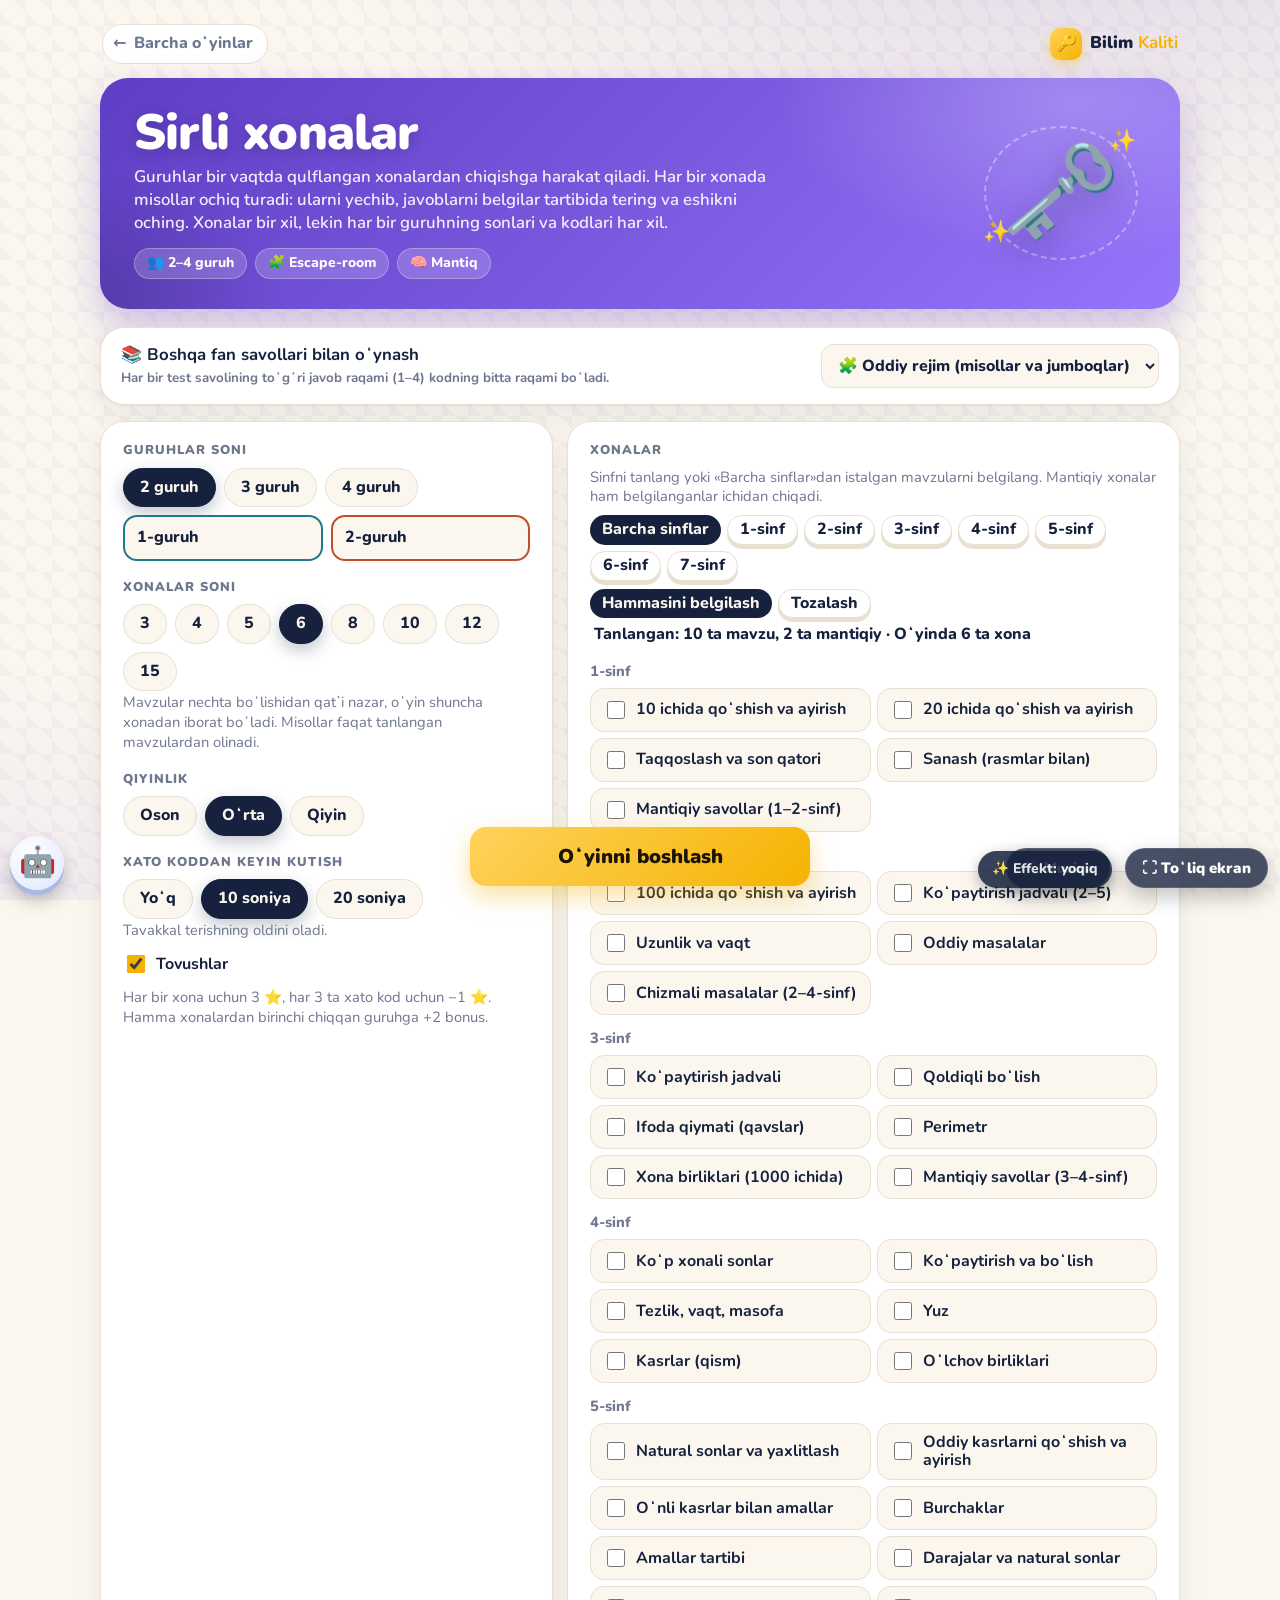
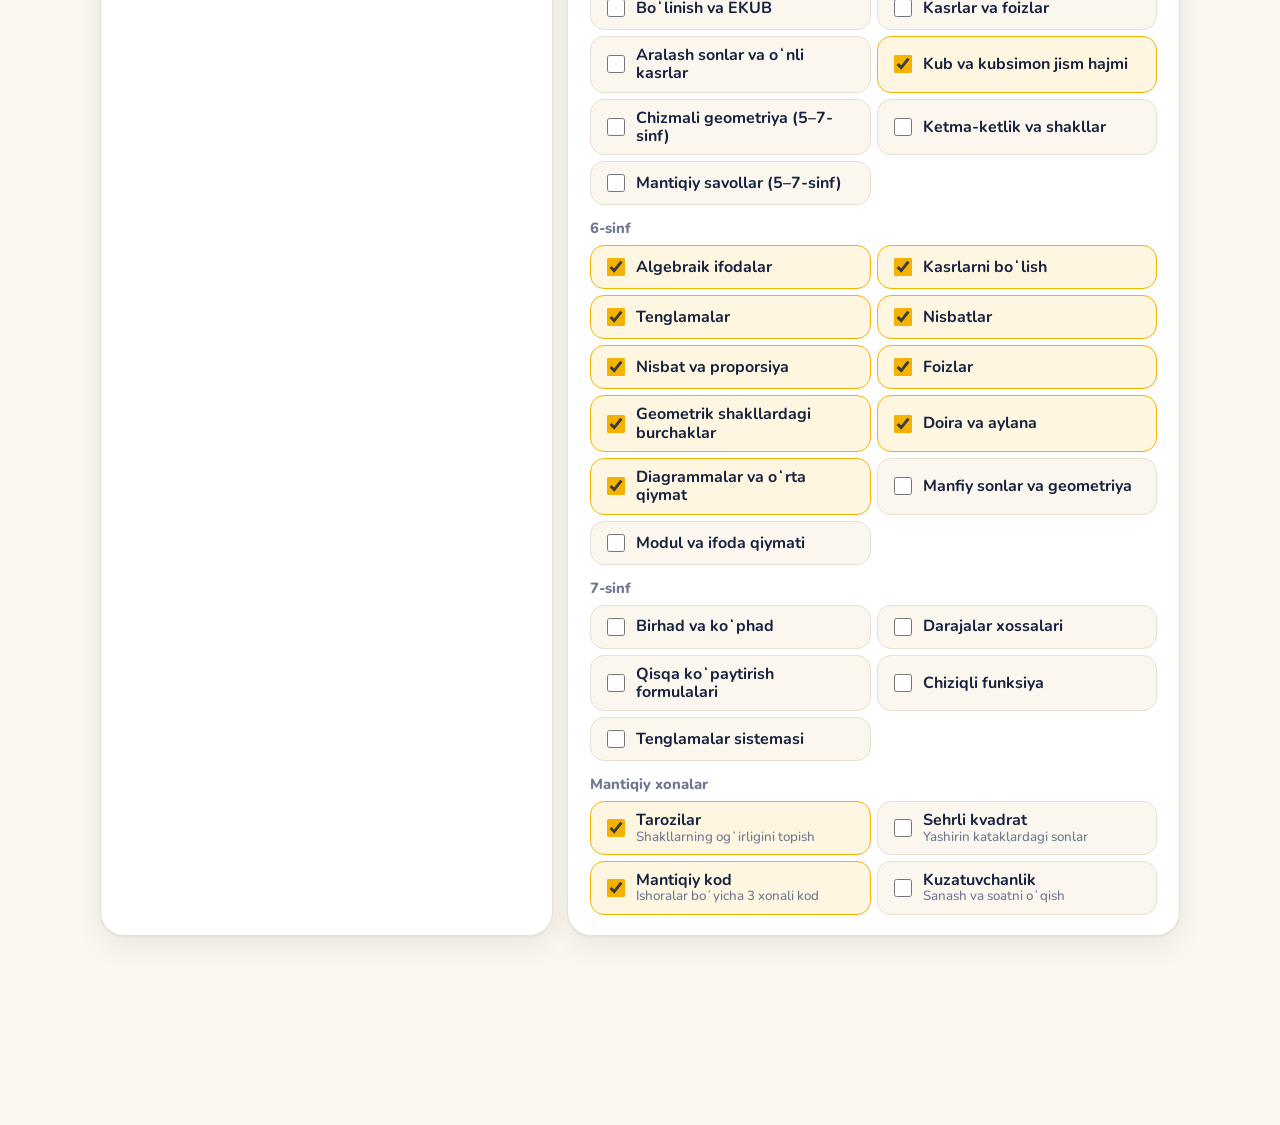
<file: games/kosmik-baza.html>
<!doctype html><html lang="uz"><head><meta charset="utf-8"><meta name="viewport" content="width=device-width,initial-scale=1"><title>Sirli xonalar</title>
<script>location.replace('sirli-xonalar.html'+location.search+location.hash)</script></head>
<body style="font-family:system-ui;padding:40px;text-align:center">«Kosmik baza» endi <a href="sirli-xonalar.html">Sirli xonalar</a> oʻyini ichida.</body></html>
</file>
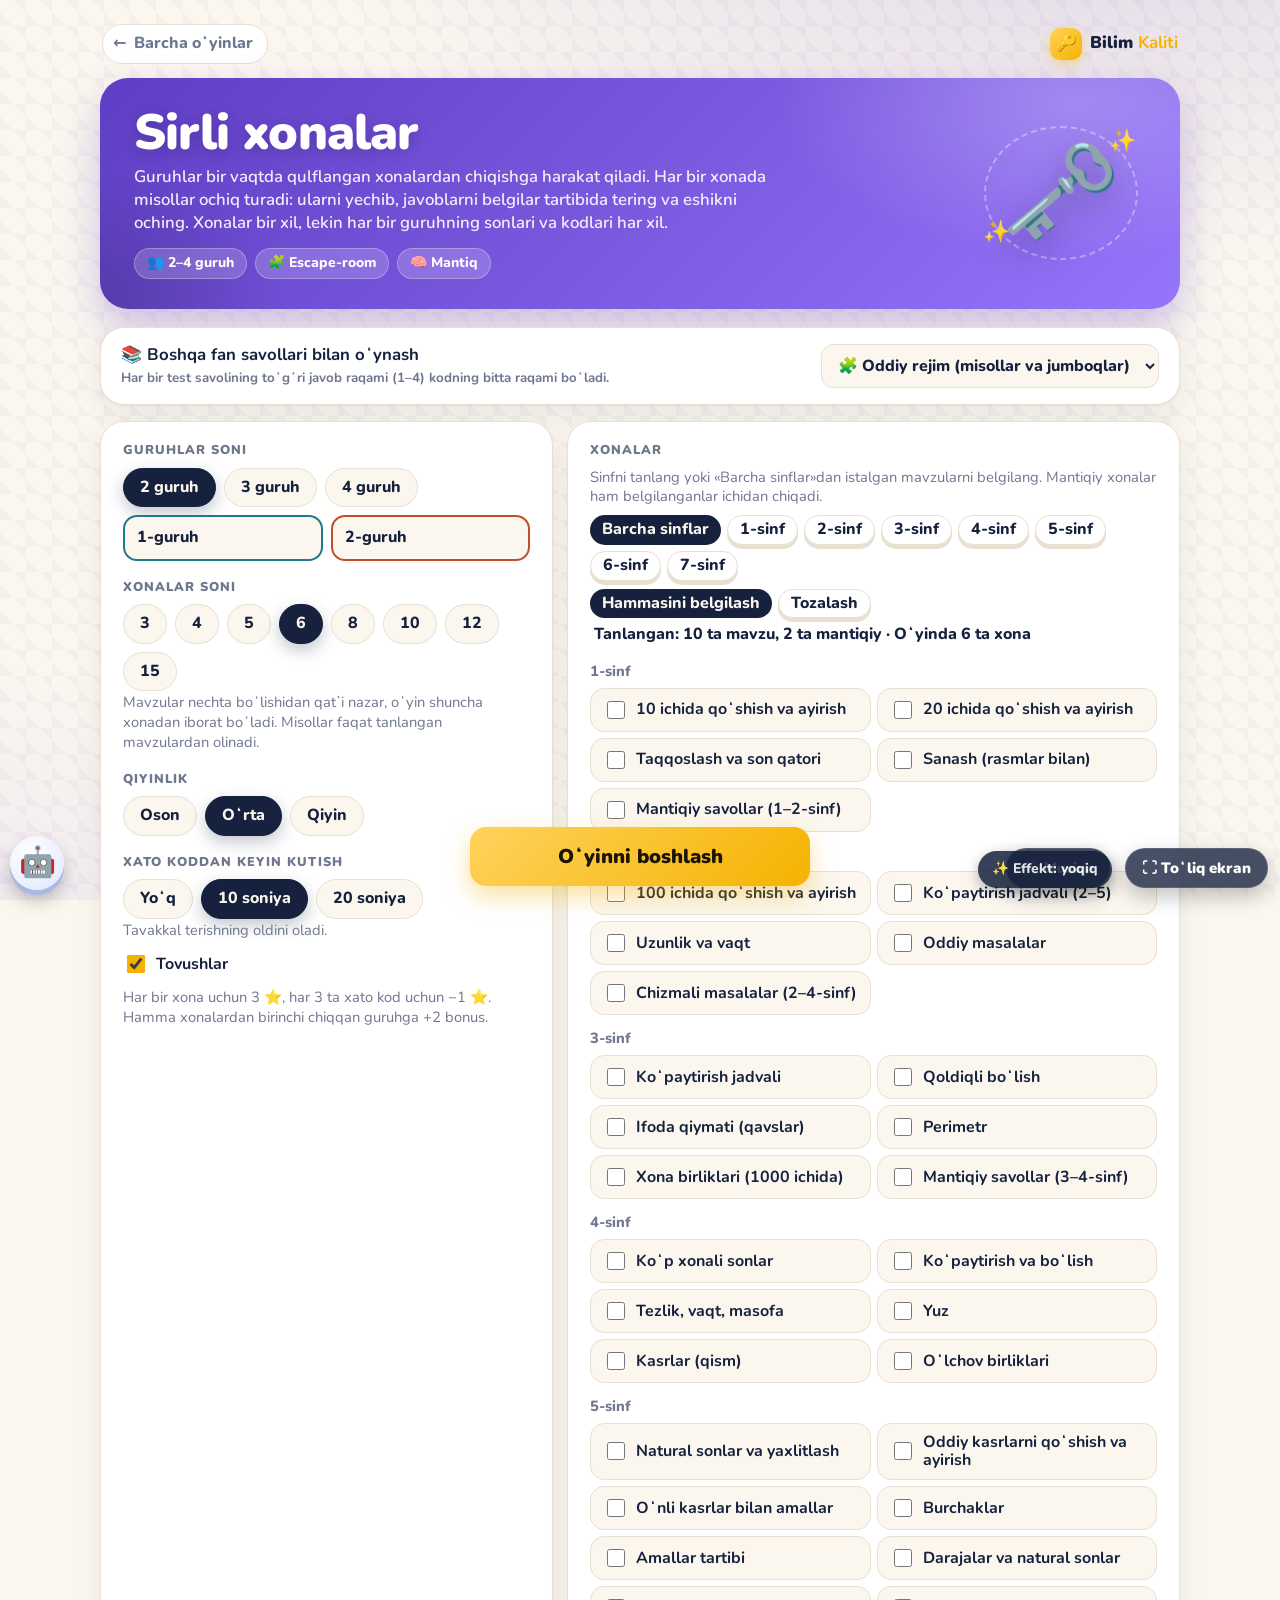
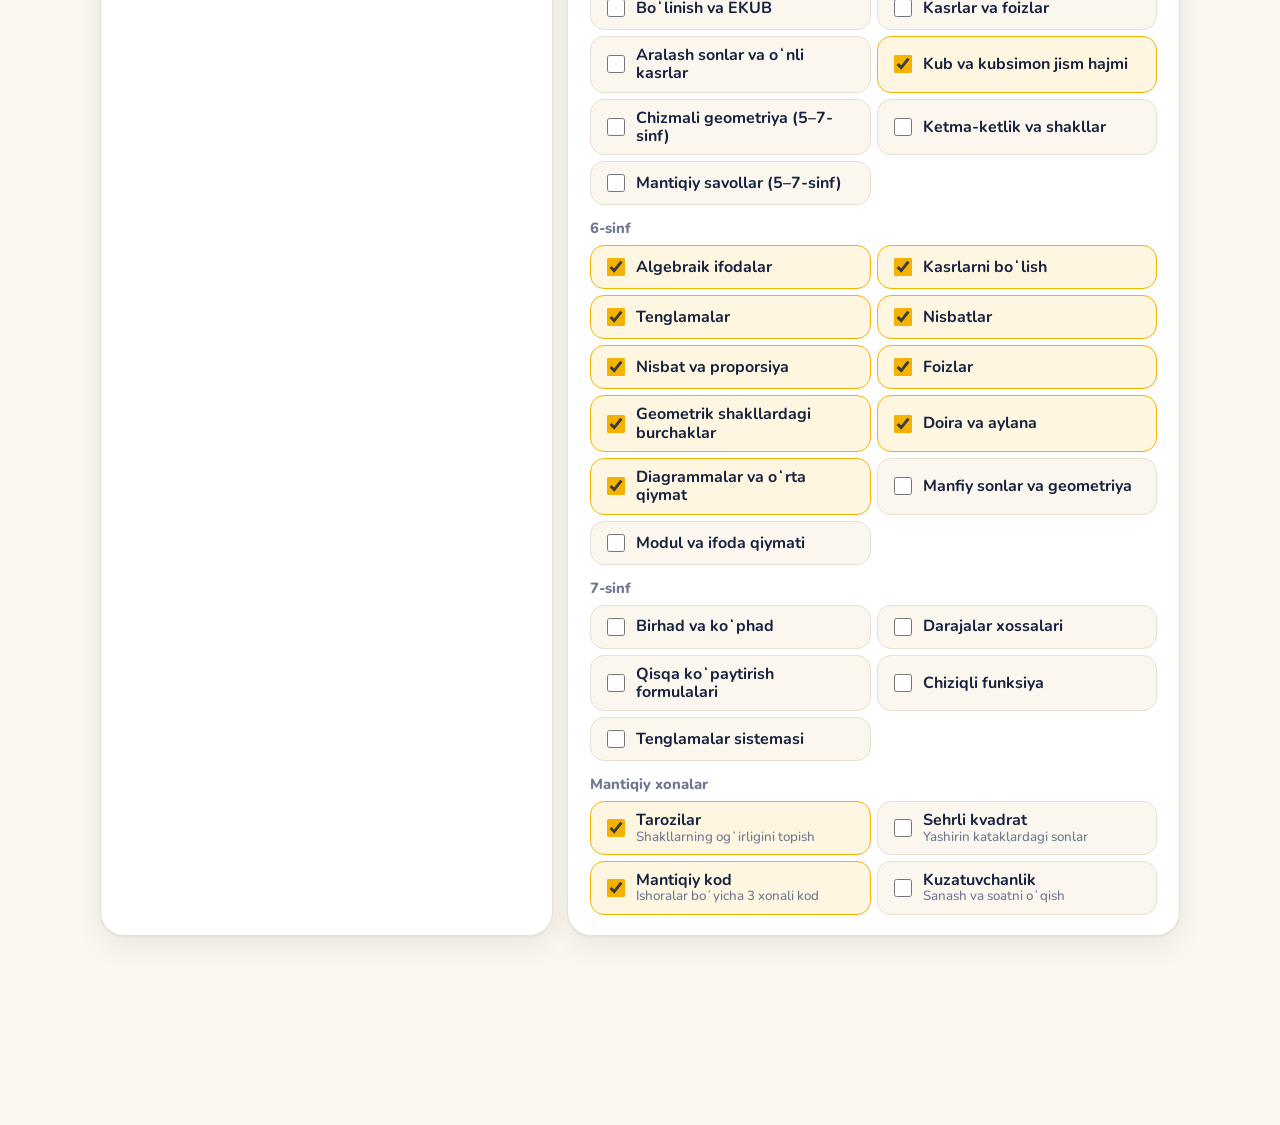
<file: games/sirli-xonalar.html>
<!DOCTYPE html>
<html lang="uz">
<head>
<meta charset="utf-8">
<meta name="viewport" content="width=device-width, initial-scale=1, viewport-fit=cover">
<title>Sirli xonalar — guruhlar bellashuvi</title>
<link rel="preconnect" href="https://fonts.googleapis.com">
<link href="https://fonts.googleapis.com/css2?family=Baloo+2:wght@500;700;800&display=swap" rel="stylesheet">
<style>
:root{
  --bg:#f1ebe2; --panel:#fffaf3; --ink:#2a2118; --muted:#6e6150; --line:#dccfbb;
  --a:#1f7a8c; --b:#c24e2a; --c:#7a4fc4; --d:#3d8a2f; --good:#2e8b57; --bad:#c0392b; --gold:#c18b00;
  --s1:#d13f3a; --s2:#2c66cf; --s3:#25935a; --s4:#c98a00;
  color-scheme:light; box-sizing:border-box;
  padding-top:env(safe-area-inset-top,0px); padding-bottom:env(safe-area-inset-bottom,0px);
}
@media (prefers-color-scheme:dark){
  :root:not([data-theme="light"]){
    --bg:#1c1814; --panel:#27211b; --ink:#f3ebdf; --muted:#b4a690; --line:#41382d;
    --a:#3fc1d6; --b:#ff8a5c; --c:#b08cff; --d:#86d46e; --good:#5fd38d; --bad:#ff6b5e; --gold:#ffc940;
    --s1:#ff6b66; --s2:#6b9dff; --s3:#4fcb83; --s4:#ffc53d;
    color-scheme:dark;
  }
}
:root[data-theme="dark"]{
  --bg:#1c1814; --panel:#27211b; --ink:#f3ebdf; --muted:#b4a690; --line:#41382d;
  --a:#3fc1d6; --b:#ff8a5c; --c:#b08cff; --d:#86d46e; --good:#5fd38d; --bad:#ff6b5e; --gold:#ffc940;
  --s1:#ff6b66; --s2:#6b9dff; --s3:#4fcb83; --s4:#ffc53d;
  color-scheme:dark;
}
*,*::before,*::after{box-sizing:inherit}
html{height:100%;scroll-padding-top:env(safe-area-inset-top,0px)}
body{margin:0;min-height:100%;background:var(--bg);color:var(--ink);font-family:"Baloo 2",system-ui,-apple-system,"Segoe UI",sans-serif;font-size:16px;line-height:1.35}
button,input{font:inherit;color:inherit}
button{cursor:pointer}
button:focus-visible,input:focus-visible{outline:3px solid var(--gold);outline-offset:2px}
.hidden{display:none!important}
.wrap{max-width:1600px;margin:0 auto;padding:10px}

/* start */
.start{max-width:1080px;margin:14px auto}
.start h1{font-size:clamp(2.1rem,5.5vw,3.4rem);line-height:1;margin:0 0 8px;font-weight:800}
.lead{color:var(--muted);max-width:66ch;margin:0 0 16px;font-size:1.05rem}
.setgrid{display:grid;gap:14px;grid-template-columns:1fr}
@media (min-width:880px){.setgrid{grid-template-columns:.85fr 1.15fr}}
.box{background:var(--panel);border:2px solid var(--line);border-radius:16px;padding:16px}
.box h3{margin:12px 0 6px;font-size:1.05rem}
.box h3:first-child{margin-top:0}
.small{color:var(--muted);font-size:.92rem;margin:2px 0 8px}
.seg{display:flex;flex-wrap:wrap;gap:6px}
.seg button{border:2px solid var(--line);background:var(--bg);border-radius:999px;padding:4px 14px;font-weight:700}
.seg button[aria-pressed="true"]{background:var(--ink);color:var(--bg);border-color:var(--ink)}
.names{display:grid;grid-template-columns:1fr 1fr;gap:8px;margin-top:8px}
.names input{border:3px solid var(--tc);background:var(--bg);border-radius:10px;padding:6px 10px;font-weight:700;width:100%}
.chk{display:flex;gap:8px;align-items:center;font-weight:700;margin-top:12px}
.chk input{width:20px;height:20px}
.topics{display:grid;grid-template-columns:repeat(auto-fit,minmax(210px,1fr));gap:6px}
.topics label{display:flex;gap:8px;align-items:center;border:2px solid var(--line);border-radius:10px;padding:6px 10px;font-weight:700;background:var(--bg);line-height:1.15}
.topics label small{display:block;font-weight:500;color:var(--muted)}
.topics input{width:18px;height:18px;flex:none}
.tg{grid-column:1/-1;font-weight:800;color:var(--muted);margin-top:8px;font-size:.92rem}
.quick{display:flex;flex-wrap:wrap;gap:6px;align-items:center;margin-bottom:8px}
.mini{border:0;background:var(--ink);color:var(--bg);border-radius:8px;padding:4px 12px;font-weight:700}
#tcount{font-weight:800;margin-left:4px}
.err{color:var(--bad);font-weight:700;min-height:1.4em;margin:8px 0}
.go{background:var(--ink);color:var(--bg);border:0;border-radius:14px;padding:12px 30px;font-size:1.25rem;font-weight:800}
.go:active{transform:translateY(2px)}

/* bar */
.bar{display:flex;align-items:center;justify-content:space-between;gap:10px;flex-wrap:wrap;margin-bottom:8px}
.ttl{font-weight:800;font-size:1.2rem;user-select:none}
.bar .right{display:flex;gap:8px;align-items:center;flex-wrap:wrap}
.chip{background:var(--panel);border:2px solid var(--line);border-radius:999px;padding:2px 12px;font-weight:800}
.ghost{background:transparent;border:2px solid var(--line);border-radius:10px;padding:3px 12px;font-weight:700}

/* arena */
.arena{display:grid;grid-template-columns:1fr 1fr;gap:10px}
.team{position:relative;background:var(--panel);border:3px solid var(--tc);border-radius:18px;padding:10px;min-width:0;display:grid;gap:8px;align-content:start}
.thead{display:flex;align-items:center;justify-content:space-between;gap:8px;flex-wrap:wrap}
.tname{font-weight:800;font-size:1.3rem;color:var(--tc);white-space:nowrap;overflow:hidden;text-overflow:ellipsis}
.dots{display:flex;gap:4px;flex-wrap:wrap}
.dots i{width:16px;height:8px;border-radius:4px;background:var(--line)}
.dots i.ok{background:var(--tc)}
.dots i.cur{outline:2px solid var(--tc);outline-offset:1px}
.tstars{font-weight:800}
.rtitle{font-weight:800;font-size:1.15rem;margin:0}
.rhint{color:var(--muted);font-size:.95rem;margin:0}
.rbody{display:grid;grid-template-columns:minmax(0,1fr) 240px;gap:10px;align-items:start}
.cards{display:grid;grid-template-columns:repeat(auto-fit,minmax(170px,1fr));gap:8px;align-content:start}
.clue{border:2px solid var(--line);border-left:7px solid var(--cc,var(--line));border-radius:8px 12px 12px 8px;padding:8px 10px;display:flex;gap:9px;align-items:flex-start;background:var(--bg);font-weight:700;min-width:0;font-size:1.08rem}
.clue.wide{grid-column:1/-1}
.clue .sy{font-size:1.45rem;line-height:1;min-width:24px;text-align:center}
.clue .tx{overflow-wrap:anywhere;min-width:0}
.clue .tx svg{display:block;max-height:120px;width:auto;max-width:100%;margin-top:4px}
.clue .tn{display:block;font-size:.74em;color:var(--muted);font-weight:700;line-height:1.1;margin-bottom:2px}
.clue .an{display:none;color:var(--good);font-weight:800}
.cards.reveal .clue .an{display:inline}
.fr{display:inline-flex;flex-direction:column;vertical-align:middle;text-align:center;font-size:.85em;line-height:1.1;margin:0 2px}
.fr span:first-child{border-bottom:2px solid currentColor;padding:0 3px}
.dg{display:inline-block;min-width:1.4em;text-align:center;background:var(--ink);color:var(--bg);border-radius:5px;margin-right:3px;font-weight:800}
table.mg{border-collapse:collapse;margin:2px 0}
table.mg td{width:44px;height:44px;border:2px solid var(--ink);text-align:center;font-size:1.45rem;font-weight:800}

.side{display:grid;gap:7px;justify-items:center;align-content:start}
.scenewrap{width:100%;border-radius:12px;overflow:hidden;border:2px solid var(--line);background:#000}
.scenewrap svg{display:block;width:100%;height:auto}
.slots{display:flex;gap:6px;flex-wrap:wrap;justify-content:center}
.slot{width:46px;height:56px;border-radius:10px;border:3px solid var(--line);background:var(--bg);display:grid;place-items:center;font-weight:800;font-size:1.8rem;position:relative;margin-top:9px}
.slot .k{position:absolute;top:-15px;left:50%;transform:translateX(-50%);background:var(--panel);padding:0 3px;font-size:1rem;line-height:1.3;white-space:nowrap}
.slot.next{border-color:var(--tc)}
.slots.bad .slot{border-color:var(--bad);color:var(--bad)}
.slots.good .slot{border-color:var(--good);color:var(--good)}
.fb{min-height:1.3em;font-weight:800;font-size:.95rem;text-align:center}
.fb.bad{color:var(--bad)}.fb.good{color:var(--good)}
.pad{display:grid;grid-template-columns:repeat(3,1fr);gap:6px;width:100%;max-width:230px}
.pad button{height:46px;border:0;border-radius:10px;background:var(--bg);font-weight:800;font-size:1.35rem;box-shadow:0 3px 0 var(--line)}
.pad button:active{transform:translateY(2px);box-shadow:0 1px 0 var(--line)}
.pad .ok{background:var(--tc);color:#fff;box-shadow:0 3px 0 color-mix(in srgb,var(--tc) 55%,#000)}
.pad button:disabled{opacity:.4;cursor:default}
.done{display:grid;gap:6px;justify-items:center;text-align:center;font-weight:800}
.nextBtn{border:0;background:var(--tc);color:#fff;border-radius:10px;padding:8px 18px;font-weight:800;font-size:1.05rem}
.donebox{position:absolute;inset:0;border-radius:15px;background:color-mix(in srgb,var(--panel) 94%,transparent);display:flex;flex-direction:column;align-items:center;justify-content:center;gap:6px;text-align:center;padding:16px;z-index:2}
.donebox .cup{font-size:3.6rem;line-height:1}
.donebox .pl{font-size:1.8rem;font-weight:800;color:var(--tc)}
.donebox p{margin:0;color:var(--muted);font-weight:700}

.arena.compact .team{padding:8px;gap:6px}
.arena.compact .tname{font-size:1.1rem}
.arena.compact .rtitle{font-size:1rem}
.arena.compact .rhint{font-size:.85rem;line-height:1.2}
.arena.compact .rbody{grid-template-columns:minmax(0,1fr) 205px}
.arena.compact .cards{grid-template-columns:repeat(auto-fit,minmax(145px,1fr));gap:6px}
.arena.compact .clue{font-size:.95rem;padding:5px 7px}
.arena.compact .slot{width:38px;height:46px;font-size:1.5rem}
.arena.compact .pad{max-width:195px;gap:5px}
.arena.compact .pad button{height:38px;font-size:1.15rem}
.arena.compact .side{gap:5px}
@media (max-width:820px){.rbody,.arena.compact .rbody{grid-template-columns:1fr}}

.overlay{position:fixed;inset:0;background:rgba(20,14,8,.7);display:grid;place-items:center;padding:16px;z-index:5;overflow:auto}
.modal{background:var(--panel);border-radius:22px;padding:24px;max-width:720px;width:100%;text-align:center}
.modal h2{font-size:1.9rem;margin:4px 0 14px}
.cols{display:grid;grid-template-columns:repeat(auto-fit,minmax(140px,1fr));gap:12px;margin-bottom:16px}
.col{border:3px solid var(--tc);border-radius:14px;padding:12px}
.col b{display:block;color:var(--tc);font-size:1.2rem}
.col .pts{font-size:2.3rem;font-weight:800}
.col small{display:block;color:var(--muted)}
.note{color:var(--muted);font-size:.92rem;margin:0 0 16px}
.keylist{display:grid;gap:10px;text-align:left;margin-bottom:16px}
.keylist div{border-left:6px solid var(--tc);background:var(--bg);border-radius:8px;padding:8px 12px;font-weight:700}
.keylist .code{font-size:1.7rem;font-weight:800;letter-spacing:6px}
@keyframes shake{20%,60%{transform:translateX(-6px)}40%,80%{transform:translateX(6px)}}
/* === 3D eshik va jonli animatsiyalar === */
.rrow{display:flex;gap:12px;align-items:center}
.door3d{position:relative;width:58px;height:78px;flex:0 0 auto;perspective:420px;border-radius:8px 8px 3px 3px;background:radial-gradient(circle at 50% 40%,#fff6c9,#ffd23f 45%,#f59f00);box-shadow:inset 0 0 0 4px color-mix(in srgb,var(--tc) 70%,#3b2a14),0 6px 14px rgba(0,0,0,.18)}
.door3d .dlight{position:absolute;inset:0;border-radius:inherit;background:radial-gradient(circle,#fffbe6 0,transparent 70%);opacity:0;transition:opacity .6s .25s}
.door3d .dleaf{position:absolute;inset:4px;border-radius:6px 6px 2px 2px;transform-origin:left center;transform-style:preserve-3d;transition:transform .9s cubic-bezier(.3,1.3,.5,1);background:linear-gradient(90deg,color-mix(in srgb,var(--tc) 55%,#5a3a1a),color-mix(in srgb,var(--tc) 35%,#3a2410));box-shadow:inset 0 0 0 3px rgba(255,255,255,.12),inset 0 -10px 0 rgba(0,0,0,.12);display:grid;place-items:center}
.door3d .dleaf::before,.door3d .dleaf::after{content:"";position:absolute;left:8px;right:8px;height:24%;border:2px solid rgba(255,255,255,.18);border-radius:4px}
.door3d .dleaf::before{top:10%}.door3d .dleaf::after{bottom:10%}
.door3d .dnum{color:#fff;font-weight:900;font-size:1.25rem;text-shadow:0 2px 0 rgba(0,0,0,.35);z-index:1}
.door3d .dknob{position:absolute;right:7px;top:50%;width:7px;height:7px;border-radius:50%;background:#ffd43b;box-shadow:0 0 0 2px #a86b00}
.door3d .dlock{position:absolute;bottom:-6px;right:-8px;font-style:normal;font-size:1.05rem;transition:transform .4s,opacity .4s}
.door3d.open .dleaf{transform:rotateY(-105deg)}
.door3d.open .dlight{opacity:1}
.door3d.open .dlock{transform:translateY(-14px) rotate(-25deg);opacity:0}
.door3d.enter{animation:doorIn .55s cubic-bezier(.3,1.4,.5,1)}
@keyframes doorIn{from{transform:scale(.4) rotate(-12deg);opacity:0}}
.rbody.rin .clue{animation:clueIn .55s cubic-bezier(.25,1.2,.4,1) both}
.rbody.rin .clue:nth-child(2){animation-delay:.08s}.rbody.rin .clue:nth-child(3){animation-delay:.16s}.rbody.rin .clue:nth-child(4){animation-delay:.24s}.rbody.rin .clue:nth-child(n+5){animation-delay:.32s}
@keyframes clueIn{from{opacity:0;transform:perspective(600px) rotateX(-70deg) translateY(-12px)}}
.cards{perspective:900px}
.clue{transition:transform .25s,box-shadow .25s}
.cards.reveal .clue{animation:clueOk .6s ease both}
@keyframes clueOk{50%{transform:perspective(600px) rotateY(12deg) scale(1.03);box-shadow:0 8px 18px color-mix(in srgb,var(--good) 30%,transparent)}}
.slot.pop{animation:slotPop .25s ease-out}
@keyframes slotPop{from{transform:scale(1.35) translateY(-4px)}}
.slots.good .slot{animation:slotWin .5s ease both}
.slots.good .slot:nth-child(2){animation-delay:.06s}.slots.good .slot:nth-child(3){animation-delay:.12s}.slots.good .slot:nth-child(4){animation-delay:.18s}
@keyframes slotWin{40%{transform:translateY(-8px) rotateX(25deg);box-shadow:0 10px 18px color-mix(in srgb,var(--good) 35%,transparent)}}
.done{animation:clueIn .5s ease both}
.donebox{animation:boxIn .6s cubic-bezier(.3,1.3,.5,1) both}.donebox .cup{animation:cupIn 1s cubic-bezier(.3,1.6,.5,1) both}
@keyframes boxIn{from{opacity:0;transform:scale(.85)}}@keyframes cupIn{from{transform:scale(0) rotate(-180deg)}}
html.nofx .door3d,html.nofx .door3d *,html.nofx .rbody .clue,html.nofx .slot,html.nofx .done,html.nofx .donebox,html.nofx .donebox .cup{animation:none!important;transition:none!important}
@media (prefers-reduced-motion:reduce){.door3d,.door3d *,.rbody .clue,.slot,.done,.donebox,.donebox .cup{animation:none!important}}
.shake{animation:shake .45s}
@media (prefers-reduced-motion:reduce){.shake{animation:none}}
</style>
<script src="https://telegram.org/js/telegram-web-app.js"></script>
<style id="bkSkin">/* ===== Bilim Kaliti: eski oʻyinlar uchun yangi koʻrinish (build.py qoʻshadi) ===== */
html.bk{
  --bg:#fbf7ef;--bg2:#f3ecdf;--panel:#fff;--surface:#fff;--ink:#16213e;--muted:#6f7690;--line:#e8e0d0;
  --bk-gold:#f5b301;--bk-sh:0 1px 2px rgba(22,33,62,.06),0 10px 28px rgba(22,33,62,.08);
  --bk-ease:cubic-bezier(.2,.8,.2,1);color-scheme:light}
html.bk.bk-dark{
  --bg:#11152a;--bg2:#171c36;--panel:#1c2240;--surface:#1c2240;--ink:#f1f2f8;--muted:#a3a9c4;--line:#2b3257;
  --bk-sh:0 1px 2px rgba(0,0,0,.3),0 12px 32px rgba(0,0,0,.38);color-scheme:dark}
html.bk-eshik{--tc:var(--brass)}
html.bk body{font-family:Nunito,system-ui,-apple-system,"Segoe UI",sans-serif!important;-webkit-font-smoothing:antialiased;
  background:radial-gradient(1100px 520px at 85% -10%,color-mix(in srgb,var(--gc1) 16%,transparent),transparent 70%),
             radial-gradient(900px 480px at -10% 110%,color-mix(in srgb,var(--gc2) 14%,transparent),transparent 70%),var(--bg);
  background-attachment:fixed}
html.bk body::before{content:"";position:fixed;inset:0;z-index:-1;pointer-events:none;opacity:.55;background-image:var(--bk-pat);background-size:var(--bk-pats,28px 28px)}
html.bk-kosmik{--gc1:#283c86;--gc2:#5a6fd0;--bk-pat:radial-gradient(color-mix(in srgb,var(--ink) 16%,transparent) 1px,transparent 1.4px),radial-gradient(color-mix(in srgb,#5a6fd0 30%,transparent) 1.2px,transparent 1.6px);--bk-pats:34px 34px,71px 71px}
html.bk-sirli{--gc1:#5f3dc4;--gc2:#9775fa;--bk-pat:linear-gradient(45deg,color-mix(in srgb,#5f3dc4 7%,transparent) 25%,transparent 25% 75%,color-mix(in srgb,#5f3dc4 7%,transparent) 75%);--bk-pats:26px 26px}
html.bk-eshik{--gc1:#8d5b2d;--gc2:#c98e55;--bk-pat:linear-gradient(color-mix(in srgb,var(--ink) 5%,transparent) 1px,transparent 1px),linear-gradient(90deg,color-mix(in srgb,var(--ink) 5%,transparent) 1px,transparent 1px);--bk-pats:56px 28px}
html.bk :is(h1,h2,h3,.disp,.ttl,.tname){font-family:Nunito,system-ui,sans-serif!important}
html.bk h1{font-weight:900;letter-spacing:-.8px}

/* ---- yuqori panel: orqaga + brend ---- */
.bk-top{display:flex;align-items:center;justify-content:space-between;gap:12px;max-width:1100px;margin:6px auto 14px;padding:0 2px}
.bk-back{display:inline-flex;align-items:center;gap:8px;font-weight:800;color:var(--muted);text-decoration:none;padding:8px 14px 8px 10px;border-radius:99px;border:1.5px solid var(--line);background:var(--panel);transition:transform .25s var(--bk-ease),color .2s,border-color .2s,box-shadow .25s}
.bk-back:hover{color:var(--ink);border-color:var(--bk-gold);transform:translateX(-3px);box-shadow:var(--bk-sh)}
.bk-back i{font-style:normal;transition:transform .25s var(--bk-ease)}.bk-back:hover i{transform:translateX(-3px)}
.bk-brand{display:inline-flex;align-items:center;gap:8px;font-weight:900;font-size:17px;color:var(--ink);text-decoration:none}
.bk-brand span{width:32px;height:32px;border-radius:10px;display:grid;place-items:center;background:linear-gradient(135deg,#ffd25c,#f5b301);box-shadow:0 4px 12px rgba(245,179,1,.35);font-size:17px}
.bk-brand b{color:var(--bk-gold)}

/* ---- sarlavha banneri ---- */
.bk-hero{position:relative;overflow:hidden;border-radius:28px;padding:30px 34px;margin:0 0 18px;color:#fff;
  background:linear-gradient(135deg,var(--gc1),var(--gc2));box-shadow:0 18px 40px color-mix(in srgb,var(--gc1) 30%,transparent);isolation:isolate;display:grid;grid-template-columns:1fr auto;gap:20px;align-items:center}
.bk-hero::before{content:"";position:absolute;inset:0;z-index:-1;background:radial-gradient(420px 220px at 90% 10%,rgba(255,255,255,.22),transparent 70%),radial-gradient(260px 200px at 0% 100%,rgba(0,0,0,.18),transparent 70%)}
.bk-hero h1{color:#fff!important;margin:0 0 8px!important;font-size:clamp(2rem,4.6vw,3.1rem)!important;line-height:1.02!important;text-shadow:0 3px 14px rgba(0,0,0,.18)}
.bk-hero .lead{color:rgba(255,255,255,.9)!important;margin:0 0 14px!important;font-weight:600;max-width:64ch}
.bk-tags{display:flex;flex-wrap:wrap;gap:8px}
.bk-tags span{background:rgba(255,255,255,.18);border:1px solid rgba(255,255,255,.28);backdrop-filter:blur(6px);padding:5px 12px;border-radius:99px;font-weight:800;font-size:14px}
.bk-art{position:relative;width:170px;height:150px;display:grid;place-items:center}
.bk-art .em{font-size:96px;line-height:1;filter:drop-shadow(0 12px 18px rgba(0,0,0,.28));animation:bkFloat 3.6s ease-in-out infinite}
.bk-art i{position:absolute;font-style:normal;pointer-events:none}
.bk-art .st{width:6px;height:6px;border-radius:50%;background:#fff;box-shadow:0 0 10px #fff;animation:bkTw 2.4s ease-in-out infinite}
.bk-art .s1{left:12%;top:18%}.bk-art .s2{right:8%;top:30%;animation-delay:.8s}.bk-art .s3{left:26%;bottom:10%;animation-delay:1.6s}
.bk-art .orb{inset:8px;border-radius:50%;border:2px dashed rgba(255,255,255,.35);animation:bkSpin 18s linear infinite}
.bk-art .gl{font-size:22px;animation:bkTw 2.6s ease-in-out infinite}.bk-art .gl.a{right:6%;top:6%}.bk-art .gl.b{left:4%;bottom:14%;animation-delay:1.3s}
@keyframes bkFloat{0%,100%{transform:translateY(0) rotate(-4deg)}50%{transform:translateY(-10px) rotate(4deg)}}
@keyframes bkTw{0%,100%{opacity:.15;transform:scale(.6)}50%{opacity:1;transform:scale(1.15)}}
@keyframes bkSpin{to{transform:rotate(360deg)}}
@media (max-width:720px){.bk-hero{grid-template-columns:1fr;padding:22px}.bk-art{display:none}}

/* eshik: oʻz qasr sahnasi bor */
html.bk-eshik .hero{background:var(--panel);border:1.5px solid var(--line);border-radius:28px;padding:26px 30px!important;box-shadow:var(--bk-sh);position:relative;overflow:hidden}
html.bk-eshik .hero::before{content:"";position:absolute;inset:0 0 auto 0;height:6px;background:linear-gradient(90deg,var(--gc1),var(--gc2),var(--bk-gold))}
html.bk-eshik .hero h1{font-size:clamp(2.2rem,5vw,3.4rem)}
html.bk-eshik .hero .bk-tags span{background:color-mix(in srgb,var(--gc2) 14%,transparent);border-color:color-mix(in srgb,var(--gc2) 30%,transparent);color:var(--ink);backdrop-filter:none}
html.bk-eshik .hero .bk-tags{margin:0 0 6px}
html.bk-eshik .rules b{background:linear-gradient(135deg,#ffd25c,#f5b301)!important;color:#1b1400!important}

/* ---- sozlamalar ---- */
html.bk .box{background:var(--panel);border:1.5px solid var(--line);border-radius:24px;padding:20px 22px;box-shadow:var(--bk-sh)}
html.bk .box h3{font-size:.8rem;text-transform:uppercase;letter-spacing:.08em;color:var(--muted);font-weight:900;margin:18px 0 8px}
html.bk .box h3:first-child{margin-top:0}
html.bk .seg{gap:8px}
html.bk .seg button{border:1.5px solid var(--line);background:var(--bg);padding:8px 16px;font-weight:800;color:var(--ink);transition:transform .2s var(--bk-ease),border-color .2s,background-color .2s,box-shadow .2s}
html.bk .seg button:hover{border-color:var(--bk-gold);transform:translateY(-1px)}
html.bk .seg button[aria-pressed="true"]{background:var(--ink);color:var(--bg);border-color:var(--ink);box-shadow:0 6px 16px color-mix(in srgb,var(--ink) 25%,transparent)}
html.bk .names input{border-radius:14px;border-width:2px;padding:10px 12px;font-weight:800;background:var(--bg)}
html.bk .topics label{border:1.5px solid var(--line);border-radius:14px;background:var(--bg);padding:9px 12px;transition:border-color .2s,background-color .2s,transform .2s var(--bk-ease);cursor:pointer}
html.bk .topics label:hover{border-color:color-mix(in srgb,var(--bk-gold) 70%,var(--line));transform:translateY(-1px)}
html.bk .topics label:has(input:checked){border-color:var(--bk-gold);background:color-mix(in srgb,var(--bk-gold) 12%,var(--panel))}
html.bk input[type=checkbox]{accent-color:var(--bk-gold);width:18px;height:18px}
html.bk .mini,html.bk .quick button{border-radius:99px!important;font-weight:800}
html.bk details{border-radius:16px}
html.bk .go,html.bk .big{background:linear-gradient(135deg,#ffd25c,#f5b301)!important;color:#1b1400!important;border:0!important;border-radius:16px!important;font-weight:900!important;box-shadow:0 10px 24px rgba(245,179,1,.38)!important;transition:transform .2s var(--bk-ease),box-shadow .2s;position:relative;overflow:hidden}
html.bk .go:hover,html.bk .big:hover{transform:translateY(-2px);box-shadow:0 14px 30px rgba(245,179,1,.45)!important}
html.bk .go:active,html.bk .big:active{transform:translateY(1px)}
html.bk .go::after,html.bk .big::after{content:"";position:absolute;top:0;bottom:0;width:40%;left:-60%;background:linear-gradient(100deg,transparent,rgba(255,255,255,.55),transparent);transform:skewX(-20deg);transition:left .7s var(--bk-ease)}
html.bk .go:hover::after,html.bk .big:hover::after{left:120%}
html.bk #start .go{position:sticky;bottom:calc(14px + env(safe-area-inset-bottom,0px));z-index:20;display:block;margin:20px auto 70px;min-width:min(340px,100%);padding:16px 34px!important;font-size:1.25rem!important}
html.bk .err{font-weight:800}

/* ---- boshqa fanlar ---- */
.bkfan{background:var(--panel);border:1.5px solid var(--line);border-radius:24px;padding:16px 20px;box-shadow:var(--bk-sh);margin:0 0 16px}
.bkfan-h{display:flex;gap:14px;align-items:center;justify-content:space-between;flex-wrap:wrap}
.bkfan-h b{font-size:1.05rem;display:block}.bkfan-h small{color:var(--muted);font-weight:700}
#bkFan{font:inherit;font-weight:800;color:var(--ink);background:var(--bg);border:1.5px solid var(--line);border-radius:12px;padding:9px 12px;min-width:240px;max-width:100%}
.bkgr{display:flex;flex-wrap:wrap;gap:6px;margin-top:12px}.bkgr button{border:1.5px solid var(--line);background:var(--bg);color:inherit;border-radius:999px;padding:6px 14px;font:inherit;font-weight:800;cursor:pointer}.bkgr button.on{background:var(--bk-gold);border-color:var(--bk-gold);color:#1b1b1b}.bkbob{margin:14px 0 0;font-size:.95rem}
.bklist{display:grid;grid-template-columns:repeat(auto-fill,minmax(240px,1fr));gap:8px;margin-top:12px}
.bklist label{display:flex;gap:10px;align-items:center;border:1.5px solid var(--line);border-radius:14px;padding:10px 12px;background:var(--bg);cursor:pointer;font-weight:800}
.bklist label.on{border-color:var(--bk-gold);background:color-mix(in srgb,var(--bk-gold) 12%,var(--panel))}
.bklist small{display:block;color:var(--muted);font-weight:700;font-size:.82rem}
.bkmuted{color:var(--muted);font-weight:700;margin:10px 0 0}.bkmuted a{color:var(--ink)}
.bkon{margin-top:12px;padding:10px 14px;border-radius:14px;background:color-mix(in srgb,#12a38f 14%,var(--panel));font-weight:800}
.bkoff{opacity:.35;pointer-events:none;filter:grayscale(1)}
.bkq{display:block;font-weight:800}
.bko{display:grid;grid-template-columns:repeat(auto-fit,minmax(min(100%,92px),1fr));gap:4px 12px;margin-top:6px;font-size:.88em;font-weight:700}
.bko span{display:flex;gap:6px;align-items:baseline;word-break:normal;overflow-wrap:break-word;hyphens:none;min-width:0}.bko b{flex:none;display:inline-grid;place-items:center;min-width:1.5em;height:1.5em;border-radius:6px;background:var(--ink);color:var(--bg);font-size:.85em}
/* ---- oʻyin paneli ---- */
html.bk :is(.bar,.top){background:color-mix(in srgb,var(--panel) 82%,transparent);backdrop-filter:blur(10px);-webkit-backdrop-filter:blur(10px);border:1.5px solid var(--line);border-radius:18px;padding:8px 10px 8px 14px;box-shadow:var(--bk-sh)}
html.bk .ttl{font-weight:900;font-size:1.25rem}
html.bk :is(.chip,.pill,.ghost){border-radius:99px!important;border:1.5px solid var(--line)!important;background:var(--panel)!important;font-weight:800;transition:transform .2s var(--bk-ease),border-color .2s}
html.bk .ghost:hover{transform:translateY(-1px);border-color:var(--bk-gold)!important}
html.bk .team{border-width:2.5px;border-radius:24px;box-shadow:0 10px 30px color-mix(in srgb,var(--tc) 16%,transparent),var(--bk-sh);background:linear-gradient(180deg,color-mix(in srgb,var(--tc) 9%,var(--panel)) 0,var(--panel) 120px)}
html.bk .tname{font-weight:900;letter-spacing:-.2px}
html.bk .dots i{transition:background-color .3s,transform .3s var(--bk-ease)}
html.bk :is(.card,.clue){border-width:1.5px;border-radius:14px;box-shadow:0 2px 0 color-mix(in srgb,var(--line) 70%,transparent);background:var(--bg)}
html.bk-eshik .card{border-left-width:8px;background:var(--panel)}
html.bk .clue{border-left-width:7px}
html.bk .vault{background:color-mix(in srgb,var(--gc2) 10%,var(--bg2));border:1.5px solid var(--line)}
html.bk .slot{border-radius:14px;border-width:2.5px;background:var(--panel);transition:border-color .2s,transform .25s var(--bk-ease)}
html.bk .slot.next{animation:bkSlot 1.3s ease-in-out infinite}
@keyframes bkSlot{0%,100%{box-shadow:0 0 0 0 color-mix(in srgb,var(--tc) 0%,transparent)}50%{box-shadow:0 0 0 5px color-mix(in srgb,var(--tc) 22%,transparent)}}
html.bk .slots.good .slot{animation:bkPop .45s var(--bk-ease) both}
html.bk .slots.good .slot:nth-child(2){animation-delay:.06s}html.bk .slots.good .slot:nth-child(3){animation-delay:.12s}html.bk .slots.good .slot:nth-child(4){animation-delay:.18s}
@keyframes bkPop{40%{transform:scale(1.15) translateY(-4px)}}
html.bk .pad button{border-radius:14px;background:var(--panel);border:1.5px solid var(--line);box-shadow:0 4px 0 var(--line);font-weight:900;font-family:Nunito,system-ui,sans-serif!important;transition:transform .08s,box-shadow .08s,background-color .2s}
html.bk .pad button:hover:not(:disabled){background:color-mix(in srgb,var(--tc) 7%,var(--panel))}
html.bk .pad button:active:not(:disabled){transform:translateY(3px);box-shadow:0 1px 0 var(--line)}
html.bk .pad .ok{background:linear-gradient(135deg,color-mix(in srgb,var(--tc) 80%,#fff),var(--tc));border-color:transparent;color:#fff;box-shadow:0 4px 0 color-mix(in srgb,var(--tc) 55%,#000)}
html.bk .pad .ok:active:not(:disabled){box-shadow:0 1px 0 color-mix(in srgb,var(--tc) 55%,#000)}
html.bk :is(.fb,.feedback).good{font-weight:900}
html.bk .progress span{transition:transform .3s var(--bk-ease)}html.bk .progress span.cur{transform:translateY(-2px)}

/* ---- oynalar ---- */
html.bk :is(.overlay,.askov){backdrop-filter:blur(6px);-webkit-backdrop-filter:blur(6px)}
html.bk :is(.modal,.askbox,.endcard){border-radius:28px;border:1.5px solid var(--line);box-shadow:0 30px 70px rgba(0,0,0,.3);animation:bkIn .45s var(--bk-ease) both;background:var(--panel)}
@keyframes bkIn{from{opacity:0;transform:translateY(16px) scale(.96)}}
html.bk :is(.donebox .cup,.endcard .crown){animation:bkCup 1.6s ease-in-out infinite;display:inline-block}
@keyframes bkCup{0%,100%{transform:translateY(0) rotate(-6deg)}50%{transform:translateY(-8px) rotate(6deg)}}

/* ---- suzuvchi tugmalar ---- */
html.bk :is(#musBtn,#fsBtn){background:color-mix(in srgb,#16213e 88%,transparent)!important;backdrop-filter:blur(8px);font-family:Nunito,system-ui,sans-serif!important;font-weight:900!important;border:1px solid rgba(255,255,255,.12)!important;box-shadow:0 8px 22px rgba(0,0,0,.28)!important;transition:transform .2s var(--bk-ease),opacity .2s}
html.bk :is(#musBtn,#fsBtn):hover{transform:translateY(-2px);opacity:1!important}

/* ---- kirish animatsiyasi ---- */
html.bk #start>*{animation:bkRise .6s var(--bk-ease) both}
html.bk #start>*:nth-child(2){animation-delay:.06s}html.bk #start>*:nth-child(3){animation-delay:.12s}html.bk #start>*:nth-child(4){animation-delay:.18s}
@keyframes bkRise{from{opacity:0;transform:translateY(16px)}}
html.bk #start .go{animation:none}
.bk-cfl{position:fixed;inset:0;pointer-events:none;z-index:9999;overflow:hidden}.bk-cfl i{position:absolute;display:block}
@media (prefers-reduced-motion:reduce){html.bk *,html.bk *::before,html.bk *::after{animation-duration:.01ms!important;animation-iteration-count:1!important;transition-duration:.01ms!important}}
</style><script>window.__BK_GAME="sirli";/* ===== Bilim Kaliti: eski oʻyinlar uchun yangi koʻrinish (build.py qoʻshadi) ===== */
(function(){
  var CFG={
    kosmik:{e:'🛸',tags:['👥 2–4 guruh','🔐 Kod topish','🚀 Bir ekranda bellashuv'],art:'<i class="orb"></i><i class="st s1"></i><i class="st s2"></i><i class="st s3"></i>'},
    sirli:{e:'🗝️',tags:['👥 2–4 guruh','🧩 Escape-room','🧠 Mantiq'],art:'<i class="orb"></i><i class="gl a">✨</i><i class="gl b">✨</i>'},
    eshik:{e:'🏰',tags:['👥 Butun sinf','🔐 5 ta eshik','⭐ Yulduz toʻplash'],art:''}
  };
  var id=window.__BK_GAME||'',c=CFG[id]||{},R=document.documentElement;
  R.classList.add('bk','bk-'+id);
  /* saytdagi kunduzgi/tungi rejim bilan bir xil */
  var t=null;try{t=JSON.parse(localStorage.getItem('bk_theme'))}catch(e){}
  if(t!=='dark'&&t!=='light')t=(window.matchMedia&&matchMedia('(prefers-color-scheme: dark)').matches)?'dark':'light';
  R.dataset.theme=t;R.classList.toggle('bk-dark',t==='dark');
  if(!document.querySelector('link[href*="family=Nunito"]')){var l=document.createElement('link');l.rel='stylesheet';l.href='https://fonts.googleapis.com/css2?family=Nunito:wght@600;700;800;900&display=swap';document.head.appendChild(l)}
  function ready(f){document.readyState==='loading'?document.addEventListener('DOMContentLoaded',f):f()}
  ready(function(){
    var st=document.getElementById('start');if(!st)return;
    var home=location.pathname.replace(/games\/[^\/]*$/,'');
    var top=document.createElement('div');top.className='bk-top';
    top.innerHTML='<a class="bk-back" href="'+home+'#/oyinlar"><i>←</i> Barcha oʻyinlar</a><a class="bk-brand" href="'+home+'"><span>🔑</span><em style="font-style:normal">Bilim <b>Kaliti</b></em></a>';
    st.insertBefore(top,st.firstChild);
    var tags='<div class="bk-tags">'+(c.tags||[]).map(function(x){return '<span>'+x+'</span>'}).join('')+'</div>';
    var h1=st.querySelector('h1');
    if(id==='eshik'){
      var p=st.querySelector('.hero p');if(p)p.insertAdjacentHTML('afterend',tags);
    }else if(h1){
      var lead=st.querySelector('.lead');
      var hero=document.createElement('div');hero.className='bk-hero';
      var txt=document.createElement('div');hero.appendChild(txt);
      h1.textContent=h1.textContent.replace(/\s*2\.0$/,'');
      txt.appendChild(h1);if(lead)txt.appendChild(lead);txt.insertAdjacentHTML('beforeend',tags);
      hero.insertAdjacentHTML('beforeend','<div class="bk-art" aria-hidden="true">'+(c.art||'')+'<span class="em">'+(c.e||'🎮')+'</span></div>');
      top.after(hero);
    }
    /* konfetti */
    var COL=['#f5b301','#ffd25c','#ff6b4a','#12a38f','#2f8cff','#7b5cff','#ff8fb1'];
    var RM=window.matchMedia&&matchMedia('(prefers-reduced-motion: reduce)').matches;
    function burst(x,y,n,spread){if(RM||!document.body.animate)return;var L=document.createElement('div');L.className='bk-cfl';document.body.appendChild(L);
      for(var i=0;i<n;i++){var e=document.createElement('i'),s=6+Math.random()*7;e.style.cssText='left:'+x+'px;top:'+y+'px;width:'+s+'px;height:'+(s*(Math.random()<.5?.45:1))+'px;background:'+COL[i%COL.length]+';border-radius:'+(Math.random()<.35?'50%':'2px');L.appendChild(e);
        var a=-Math.PI/2+(Math.random()-.5)*spread,v=7+Math.random()*9,dx=Math.cos(a)*v*26,dy=Math.sin(a)*v*26;
        e.animate([{transform:'translate(-50%,-50%) rotate(0)',opacity:1},{transform:'translate('+dx+'px,'+dy+'px) rotate('+(Math.random()*540)+'deg)',opacity:1,offset:.55},{transform:'translate('+dx*1.25+'px,'+(dy+340)+'px) rotate('+(Math.random()*900)+'deg)',opacity:0}],{duration:1500+Math.random()*700,easing:'cubic-bezier(.2,.7,.3,1)',fill:'forwards'})}
      setTimeout(function(){L.remove()},2500)}
    function burstAt(el,n){var r=el.getBoundingClientRect();burst(r.left+r.width/2,r.top+r.height/2,n||40,1.9)}
    function bigWin(){var w=innerWidth;burst(w*.25,innerHeight*.35,70,2.2);setTimeout(function(){burst(w*.75,innerHeight*.35,70,2.2)},250);setTimeout(function(){burst(w*.5,innerHeight*.25,90,2.6)},550)}
    new MutationObserver(function(ms){ms.forEach(function(m){var el=m.target;if(!el.classList)return;
      if(el.classList.contains('good')&&(el.classList.contains('fb')||el.id==='feedback')&&!(m.oldValue||'').match(/\bgood\b/))burstAt(el,46);
      if((el.id==='end'||el.id==='final')&&!el.classList.contains('hidden')&&/\bhidden\b/.test(m.oldValue||''))bigWin();
    })}).observe(document.body,{subtree:true,attributes:true,attributeFilter:['class'],attributeOldValue:true});
  });
})();
/* ===== Boshqa fanlar: test toʻplamlari bilan oʻynash (BKQ) ===== */
(function(){
  var MATHF=['Matematika','Algebra','Geometriya','Boshlangʻich taʼlim'];
  var FANS=['Matematika','Ona tili va adabiyot','Ingliz tili','Rus tili','Tabiiy fan','Fizika','Kimyo','Biologiya','Tarix','Geografiya','Informatika','Huquq','Iqtisodiyot','Tarbiya','Texnologiya','Musiqa','Tasviriy sanʼat','Jismoniy tarbiya'];
  var IC={'Matematika':'🧮','Ona tili va adabiyot':'📖','Ingliz tili':'🔤','Rus tili':'🗣️','Tabiiy fan':'🌿','Fizika':'⚛️','Kimyo':'🧪','Biologiya':'🧬','Tarix':'🏛️','Geografiya':'🗺️','Informatika':'💻','Huquq':'⚖️','Iqtisodiyot':'💰','Tarbiya':'🤝','Texnologiya':'🛠️','Musiqa':'🎵','Tasviriy sanʼat':'🎨','Jismoniy tarbiya':'⚽'};
  var A=/onrender\.com$/.test(location.hostname)?'':'https://bilim-kaliti.onrender.com';
  var TG=window.Telegram&&Telegram.WebApp&&Telegram.WebApp.initData?Telegram.WebApp.initData:'';
  var E=function(s){var d=document.createElement('div');d.textContent=String(s);return d.innerHTML};
  var SH=function(a){a=a.slice();for(var i=a.length-1;i>0;i--){var j=Math.floor(Math.random()*(i+1));var x=a[i];a[i]=a[j];a[j]=x}return a};
  var post=function(p,b){return fetch((TG?'':A)+p,{method:'POST',headers:{'Content-Type':'application/json'},body:JSON.stringify(b)}).then(function(r){return r.json()})};
  /* «juft» toʻplamlari (soʻz ↔ tarjima) test savoliga aylanadi */
  var conv=function(items){items=items||[];var pr=items.filter(function(it){return it&&it.a!=null&&it.b!=null&&!it.o});if(pr.length<4)return items;
    var bs=[];pr.forEach(function(x){if(bs.indexOf(String(x.b))<0)bs.push(String(x.b))});
    return items.map(function(it){if(!(it&&it.a!=null&&it.b!=null&&!it.o))return it;var w=SH(bs.filter(function(b){return b!==String(it.b)})).slice(0,3);return w.length===3?{q:'«'+it.a+'» — ?',o:[String(it.b)].concat(w),c:0}:null}).filter(Boolean)};
  var BANKS={};
  var okMC=function(it){return it&&typeof it.q==='string'&&Array.isArray(it.o)&&it.o.length===4&&it.c>=0&&it.c<4};
  var B=window.BKQ={on:false,fan:'',gr:'',sets:[],sel:[],
    mk:function(it){var p=SH([0,1,2,3]),o=p.map(function(k){return it.o[k]});
      return{d:p.indexOf(it.c)+1,t:'<span class="bkq">'+E(it.q)+'</span><span class="bko">'+o.map(function(x,i){return '<span><b>'+(i+1)+'</b>'+E(x)+'</span>'}).join('')+'</span>'}},
    chunks:function(max){var out=[],rest=[];B.sel.forEach(function(id){var s=B.sets.filter(function(x){return x.id===id})[0];if(!s||!s.items)return;
        var it=SH(s.items.filter(okMC)),k=0;for(;k+4<=it.length;k+=4)out.push({name:s.name+(it.length>=8?' · '+(k/4+1):''),items:it.slice(k,k+4)});rest=rest.concat(it.slice(k))});
      rest=SH(rest);for(var k=0;k+4<=rest.length;k+=4)out.push({name:'Aralash savollar',items:rest.slice(k,k+4)});
      return SH(out).slice(0,max)}};
  var id=window.__BK_GAME||'';
  function ready(f){document.readyState==='loading'?document.addEventListener('DOMContentLoaded',f):f()}
  ready(function(){
    var st=document.getElementById('start');if(!st)return;
    var P=new URLSearchParams(location.search);
    var box=document.createElement('div');box.className='bkfan';
    var anchor=st.querySelector('.bk-hero')||st.querySelector('.hero');
    (anchor||st.firstChild).after(box);
    var mathBox=id==='eshik'?null:(st.querySelectorAll('.setgrid .box')[1]||null);
    var loading=false;
    var FK={},SF={};
    /* son javobli savol -> 4 variantli test (yaqin notoʻgʻri javoblar bilan) */
    function numMC(i){if(!i||i.o||i.a==null)return i;var v=String(i.a).trim(),n=Number(v.replace(',','.'));if(!/^-?\d+([.,]\d+)?$/.test(v)||!isFinite(n))return i;
      var dec=(v.split(/[.,]/)[1]||'').length,st=dec?Math.pow(10,-dec):1,sep=v.indexOf(',')>=0?',':'.',fm=function(x){var t=x.toFixed(dec);return sep===','?t.replace('.',','):t};
      var cand=[1,-1,2,-2,10,-10,3,-3,5,-5].map(function(k){return Math.round((n+k*st*(Math.abs(n)>=50&&Math.abs(k)<10?Math.max(1,Math.round(Math.abs(n)/50)):1))*1e6)/1e6}).filter(function(x){return x!==n&&(n<0||x>=0)});
      var seen={},w=[];cand.sort(function(){return Math.random()-.5}).forEach(function(x){var t=fm(x);if(!seen[t]&&t!==v&&w.length<3){seen[t]=1;w.push(t)}});if(w.length<3)return i;
      var o=w.concat([v]).sort(function(){return Math.random()-.5});return{q:i.q,o:o,c:o.indexOf(v)}}
    fetch('kinds.json').then(function(r){return r.json()}).then(function(j){FK=j;draw()}).catch(function(){});
    fetch('sets.json').then(function(r){return r.json()}).then(function(j){(j||[]).forEach(function(x){if(x.fan&&conv(x.items).some(okMC))SF[x.fan]=1});draw()}).catch(function(){});
    function sets(){return B.sets.filter(function(s){return s.fan===B.fan})}
    function gradesOf(s){return s.sinfs||(s.sinf?[String(s.sinf)]:[])}
    function bkLab(s){return '<label class="'+(B.sel.indexOf(s.id)>=0?'on':'')+'"><input type="checkbox" data-bk="'+E(s.id)+'"'+(B.sel.indexOf(s.id)>=0?' checked':'')+'><span>'+E(s.name)+'<small>'+E(s.tag)+(s.sinfs?(s.sinfs.length?' · '+E(s.sinfs.join(', '))+'-sinf':''):s.sinf?' · '+E(s.sinf)+'-sinf':'')+' · '+(s.items?s.items.filter(okMC).length:s.n||'…')+' ta savol</small></span></label>'}
    function bkGroups(l){var bobs=[];l.forEach(function(s){if(s.bob&&bobs.indexOf(s.bob)<0)bobs.push(s.bob)});
      var plain=l.filter(function(s){return !s.bob}),h=plain.length?'<div class="bklist">'+plain.map(bkLab).join('')+'</div>':'';
      bobs.forEach(function(b){h+='<h4 class="bkbob">📘 '+E(b)+'</h4><div class="bklist">'+l.filter(function(s){return s.bob===b}).map(bkLab).join('')+'</div>'});
      return h||'<p class="bkmuted">Bu sinf uchun mavzu yoʻq.</p>'}
    function draw(){
      var n=B.sel.reduce(function(a,id){var s=B.sets.filter(function(x){return x.id===id})[0];return a+(s&&s.items?s.items.filter(okMC).length:0)},0);
      B.on=!!(B.fan&&B.sel.length);
      if(mathBox)mathBox.classList.toggle('bkoff',B.on);
      var opts='<option value="">🧩 Oddiy rejim (misollar va jumboqlar)</option>'+FANS.filter(function(f){return f===B.fan||((FK[f]||{}).kinds||[]).indexOf('mc')>=0||SF[f]}).map(function(f){return '<option value="'+E(f)+'"'+(f===B.fan?' selected':'')+'>'+(IC[f]||'📘')+' '+E(f)+'</option>'}).join('');
      var all=sets(),grs=[];all.forEach(function(s){gradesOf(s).forEach(function(g){if(grs.indexOf(g)<0)grs.push(g)})});grs.sort(function(a,b){return a-b});
      if(B.gr&&grs.indexOf(B.gr)<0)B.gr='';
      var l=B.gr?all.filter(function(s){return gradesOf(s).indexOf(B.gr)>=0}):all;
      var grBar=grs.length>1?'<div class="bkgr"><button type="button" data-gr="" class="'+(!B.gr?'on':'')+'">Barcha sinflar</button>'+grs.map(function(g){return '<button type="button" data-gr="'+g+'" class="'+(B.gr===g?'on':'')+'">'+g+'-sinf</button>'}).join('')+'</div>':'';
      box.innerHTML='<div class="bkfan-h"><div><b>📚 Boshqa fan savollari bilan oʻynash</b><small>Har bir test savolining toʻgʻri javob raqami (1–4) kodning bitta raqami boʻladi.</small></div><select id="bkFan" aria-label="Fan">'+opts+'</select></div>'+
        (B.fan?(loading?'<p class="bkmuted">⏳ Toʻplamlar yuklanmoqda…</p>':l.length?grBar+bkGroups(l)
          :'<p class="bkmuted">Bu fan boʻyicha hali toʻplam yoʻq. <a href="'+location.pathname.replace(/games\/[^\/]*$/,'')+'#/ai/darslik">📸 Darslikdan yaratish →</a></p>'):'')+
        (B.on?'<div class="bkon">✅ '+(IC[B.fan]||'')+' '+E(B.fan)+': '+n+' ta savol · '+Math.floor(n/4)+' ta eshik/xona tayyor. Oddiy rejim mavzulari ishlatilmaydi.</div>':'');
    }
    function load(f){loading=true;draw();var jobs=[];
      if(!B.static)jobs.push(fetch('sets.json').then(function(r){return r.json()}).then(function(j){B.static=1;(j||[]).forEach(function(s){var it=conv(s.items);if(it.some(okMC))B.sets.push({id:'k-'+s.id,name:s.name,fan:s.fan,sinf:String(s.sinf||''),items:it,tag:'⭐ Tayyor'})})}).catch(function(){}));
      if(!B.own){B.own=1;var tok=null;try{tok=JSON.parse(localStorage.getItem('bk_token'))}catch(e){}
        if(TG||tok)jobs.push(post('/api/sets',TG?{initData:TG}:{token:tok}).then(function(j){(j.sets||[]).forEach(function(s){var it=conv(s.items);if(it.some(okMC))B.sets.push({id:s.id,name:s.name,fan:s.fan||'',items:it,tag:'📦 Meniki'})})}).catch(function(){}))}
      if(f&&!B['lib'+f])jobs.push(post('/api/lib/list',{fan:f,sort:'top'}).then(function(j){B['lib'+f]=1;(j.sets||[]).forEach(function(m){if(m.mc||m.kind==='pair')B.sets.push({id:'L-'+m.id,lib:m.id,name:m.name,fan:f,sinf:String(m.sinf||''),n:m.n,tag:'📚 '+(m.author||'Kutubxona')})})}).catch(function(){}));
      var slug=(FK[f]||{}).slug;if(slug&&!B['bk'+f])jobs.push(fetch('baza/'+slug+'.json').then(function(r){return r.json()}).then(function(j){B['bk'+f]=1;(j.topics||[]).forEach(function(t){var it=(t.items||[]).map(numMC).filter(okMC).map(function(i){return{q:i.q,o:i.o,c:i.c}});if(it.length>=4)B.sets.push({id:'BK-'+slug+'-'+t.id,name:t.name,fan:f,sinfs:(t.sinf||[]).map(String),bob:t.bob||'',items:it,tag:'📘 Baza'})})}).catch(function(){}));
      return Promise.all(jobs).then(function(){loading=false;draw()})}
    function pick(sid,on){var s=B.sets.filter(function(x){return x.id===sid})[0];if(!s)return;
      if(on&&B.sel.indexOf(sid)<0)B.sel.push(sid);if(!on)B.sel=B.sel.filter(function(x){return x!==sid});
      if(on&&s.lib&&!s.items){post('/api/lib/get',{id:s.lib}).then(function(j){s.items=conv((j.set&&j.set.items)||[]);post('/api/lib/play',{id:s.lib}).catch(function(){});draw()}).catch(function(){})}
      draw()}
    box.addEventListener('click',function(e){var b=e.target.closest&&e.target.closest('[data-gr]');if(b){B.gr=b.dataset.gr;draw()}});
    box.addEventListener('change',function(e){var t=e.target;
      if(t.id==='bkFan'){B.fan=t.value;B.sel=[];B.gr='';if(B.fan)load(B.fan);draw()}
      if(t.dataset&&t.dataset.bk)pick(t.dataset.bk,t.checked)});
    draw();
    /* saytdan kelgan havola: ?fan=…&set=… yoki &lib=… */
    var pf=P.get('fan'),ps=P.get('set'),pl=P.get('lib');
    if(pf&&FANS.indexOf(pf)>=0||ps||pl){
      load(pf&&FANS.indexOf(pf)>=0?pf:'').then(function(){
        var sid=pl?'L-'+pl:ps;
        if(pl&&!B.sets.some(function(s){return s.id===sid}))B.sets.push({id:sid,lib:pl,name:'Kutubxona toʻplami',fan:pf||'',tag:'📚 Kutubxona'});
        var s=B.sets.filter(function(x){return x.id===sid})[0];
        B.fan=(s&&s.fan)||pf||'';if(B.fan&&MATHF.indexOf(B.fan)>=0)B.fan='';
        if(s&&B.fan){if(s.fan!==B.fan)s.fan=B.fan;pick(sid,true)}
        if(B.fan)load(B.fan);draw();
      });
    }
  });
})();
</script><link rel="stylesheet" href="../fx.css?v=3"><script defer src="../fx.js?v=4"></script><!--/bkSkin--></head>
<body>
<div class="wrap">

<section id="start" class="start">
  <h1>Sirli xonalar</h1>
  <p class="lead">Guruhlar bir vaqtda qulflangan xonalardan chiqishga harakat qiladi. Har bir xonada misollar ochiq turadi: ularni yechib, javoblarni belgilar tartibida tering va eshikni oching. Xonalar bir xil, lekin har bir guruhning sonlari va kodlari har xil.</p>
  <div class="setgrid">
    <div class="box">
      <h3>Guruhlar soni</h3>
      <div class="seg" data-key="n"></div>
      <div class="names" id="names"></div>
      <h3>Xonalar soni</h3>
      <div class="seg" data-key="nr"></div>
      <p class="small">Mavzular nechta boʻlishidan qatʼi nazar, oʻyin shuncha xonadan iborat boʻladi. Misollar faqat tanlangan mavzulardan olinadi.</p>
      <h3>Qiyinlik</h3>
      <div class="seg" data-key="L"></div>
      <h3>Xato koddan keyin kutish</h3>
      <div class="seg" data-key="cool"></div>
      <p class="small">Tavakkal terishning oldini oladi.</p>
      <label class="chk"><input type="checkbox" id="soundChk"> Tovushlar</label>
      <p class="small" style="margin-top:12px">Har bir xona uchun 3 ⭐, har 3 ta xato kod uchun −1 ⭐. Hamma xonalardan birinchi chiqqan guruhga +2 bonus.</p>
    </div>
    <div class="box">
      <h3>Xonalar</h3>
      <p class="small">Sinfni tanlang yoki «Barcha sinflar»dan istalgan mavzularni belgilang. Mantiqiy xonalar ham belgilanganlar ichidan chiqadi.</p>
      <div class="quick grbar" id="grbar"></div><div class="quick"><button type="button" class="mini" data-q="all">Hammasini belgilash</button><button type="button" class="ghost" data-q="none">Tozalash</button><span id="tcount"></span></div>
      <div class="topics" id="topics"></div>
    </div>
  </div>
  <div class="err" id="startErr"></div>
  <button class="go" id="startBtn">Oʻyinni boshlash</button>
</section>

<section id="game" class="hidden">
  <div class="bar">
    <span class="ttl" id="ttl">🗝️ Sirli xonalar</span>
    <div class="right">
      <span class="chip" id="timer">00:00</span>
      <button class="ghost" id="soundBtn" aria-label="Tovush">🔊</button>
      <button class="ghost" id="finishBtn">Yakunlash</button>
      <button class="ghost" id="restartBtn">↻ Qaytadan</button>
      <button class="ghost" id="settingsBtn">⚙ Sozlamalar</button>
      <button class="ghost" type="button" onclick="if(confirm('Oʻyindan chiqamizmi? Natija saqlanmaydi.')){(window.BKLEAVE||function(){location.href=location.pathname.replace(/games\/[^\/]*$/,'')+'#/oyinlar'})()}">🚪 Chiqish</button>
    </div>
  </div>
  <div class="arena" id="arena"></div>
</section>

<div class="overlay hidden" id="final">
  <div class="modal">
    <div style="font-size:3.2rem">🏆</div>
    <h2 id="winTitle"></h2>
    <div class="cols" id="finalCols"></div>
    <p class="note">Ball = yulduzlar + birinchi chiqqan guruhga 2 bonus.</p>
    <button class="go" id="againBtn">Yangi oʻyin</button><button class="ghost" type="button" onclick="(window.BKLEAVE||function(){location.href=location.pathname.replace(/games\/[^\/]*$/,'')+'#/oyinlar'})()">🚪 Chiqish</button>
  </div>
</div>
<div class="overlay hidden" id="keyOv">
  <div class="modal">
    <h2>🔑 Oʻqituvchi kaliti</h2>
    <div class="keylist" id="keyList"></div>
    <button class="go" id="keyClose">Yopish</button>
  </div>
</div>
<div class="overlay hidden" id="ask">
  <div class="modal">
    <h2 id="askText" style="font-size:1.4rem"></h2>
    <div style="display:flex;gap:12px;justify-content:center">
      <button class="go" id="askYes">Ha</button>
      <button class="ghost" id="askNo" style="padding:10px 26px;font-size:1.1rem">Yoʻq</button>
    </div>
  </div>
</div>

</div>
<script>
/* ===== Telegram Mini App ===== */
const TG=(window.Telegram&&window.Telegram.WebApp)||null;
try{if(TG){TG.ready();TG.expand()}}catch(e){}
/* ===== To'liq ekran tugmasi ===== */
(function(){
  const css=document.createElement('style');
  css.textContent=`#fsBtn{position:fixed;right:12px;bottom:calc(12px + env(safe-area-inset-bottom,0px));z-index:50;border:0;border-radius:999px;padding:9px 16px;font:inherit;font-weight:800;font-size:15px;background:#14203a;color:#fff;box-shadow:0 4px 14px rgba(0,0,0,.35);cursor:pointer;opacity:.9}
#fsBtn:hover{opacity:1}
body.tgfs{padding-top:calc(var(--tg-safe-area-inset-top,0px) + var(--tg-content-safe-area-inset-top,0px))}
@media (max-width:760px){.arena{grid-template-columns:1fr!important}}`;
  document.head.appendChild(css);
  const b=document.createElement('button');b.id='fsBtn';b.type='button';
  const canTG=()=>TG&&typeof TG.requestFullscreen==='function'&&TG.isVersionAtLeast&&TG.isVersionAtLeast('8.0');
  const isFS=()=>canTG()?!!TG.isFullscreen:!!document.fullscreenElement;
  const label=()=>{const f=isFS();b.textContent=f?'🗗 Kichik ekran':'⛶ Toʻliq ekran';document.body.classList.toggle('tgfs',f&&canTG())};
  b.onclick=()=>{
    try{
      if(canTG()){isFS()?TG.exitFullscreen():TG.requestFullscreen()}
      else if(document.fullscreenElement){document.exitFullscreen()}
      else if(document.documentElement.requestFullscreen){document.documentElement.requestFullscreen().catch(()=>{if(TG)TG.expand()})}
      else if(TG){TG.expand()}
    }catch(e){}
    setTimeout(label,300);
  };
  document.addEventListener('fullscreenchange',label);
  try{if(TG){TG.onEvent('fullscreenChanged',label);TG.onEvent('fullscreenFailed',label)}}catch(e){}
  const add=()=>{document.body.appendChild(b);label();
    try{if(canTG()&&['tdesktop','macos','weba','webk','web'].includes(TG.platform)&&!TG.isFullscreen)TG.requestFullscreen()}catch(e){}};
  if(document.body)add();else document.addEventListener('DOMContentLoaded',add);
})();

let _kt=null;
function reportKey(text,notify){
  if(!TG||!TG.initData)return;
  const send=()=>{try{fetch('/api/key',{method:'POST',headers:{'Content-Type':'application/json'},body:JSON.stringify({initData:TG.initData,text,notify:!!notify})}).catch(()=>{})}catch(e){}};
  clearTimeout(_kt);if(notify)send();else _kt=setTimeout(send,500);
}

/* ===== helpers ===== */
const $=s=>document.querySelector(s);
const R=(a,b)=>Math.floor(Math.random()*(b-a+1))+a;
const pick=a=>a[R(0,a.length-1)];
const shuffle=a=>{a=a.slice();for(let i=a.length-1;i>0;i--){const j=R(0,i);[a[i],a[j]]=[a[j],a[i]]}return a};
const gcd=(a,b)=>{while(b)[a,b]=[b,a%b];return a};
const M='−';
const fr=(a,b)=>`<span class="fr"><span>${a}</span><span>${b}</span></span>`;
const dec=n=>n%10===0?String(n/10):(n/10).toFixed(1).replace('.',',');
const p2=x=>String(Math.round(x*100)/100).replace('.',',');
const cf=n=>n===1?'':String(n);
const sg=n=>n<0?M+(-n):String(n);
const pm=n=>n>=0?`+ ${n}`:`${M} ${-n}`;
const dsum=n=>String(n).split('').reduce((s,c)=>s+ +c,0);
const spf=n=>{for(let p=2;p*p<=n;p++)if(n%p===0)return p;return n};
const esc=s=>{const d=document.createElement('div');d.textContent=s;return d.innerHTML};
const fmt=ms=>{const s=Math.max(0,Math.floor(ms/1000));return String(Math.floor(s/60)).padStart(2,'0')+':'+String(s%60).padStart(2,'0')};
let L=1;const SC=[.45,1,1.8];
const RR=(lo,hi)=>R(lo,Math.max(lo,Math.round(lo+(hi-lo)*SC[L])));
const SYMS=[{c:'●',v:'var(--s1)'},{c:'▲',v:'var(--s2)'},{c:'■',v:'var(--s3)'},{c:'★',v:'var(--s4)'}];
const sym=i=>`<span style="color:${SYMS[i].v}">${SYMS[i].c}</span>`;
const TC=['var(--a)','var(--b)','var(--c)','var(--d)'];

/* ===== topics (same as Kosmik baza) ===== */
const TOPICS=[
 {name:'Amallar tartibi',gens:[
  d=>{for(;;){const a=RR(2,9),b=RR(2,9),c=a*b-d;if(c>0)return `${a} · ${b} ${M} ${c}`}},
  d=>{const z=RR(2,9),s=d*z,x=R(1,s-1);return `(${x} + ${s-x}) : ${z}`},
  d=>{for(;;){const b=RR(2,6),c=RR(2,6),a=RR(1,20),e=a+b*c-d;if(e>0)return `${a} + ${b} · ${c} ${M} ${e}`}},
  d=>{const k=RR(4,9);return `${k}² ${M} ${k*k-d}`},
  d=>{const b=RR(1,9),a=RR(2,6);return `${a*(d+b)} : ${a} ${M} ${b}`}
 ]},
 {name:'Kasrlar va foizlar',gens:[
  d=>{const p=pick(L?[10,20,25,50]:[10,50]);return `${d*100/p} sonining ${p}%`},
  d=>{const b=RR(2,6),as=[];for(let a=1;a<b;a++)if(d%a===0&&gcd(a,b)===1)as.push(a);const a=pick(as);return `${d*b/a} sonining ${fr(a,b)} qismi`},
  d=>{const b=RR(3,9),s=d*b,x=R(1,s-1);return `${fr(x,b)} + ${fr(s-x,b)}`},
  d=>{let x;do{x=R(1,d*10-1)}while(x%10===0);return `${dec(x)} + ${dec(d*10-x)}`},
  d=>{const c=pick([2,4,5,6,8].filter(c=>(d*c)%10!==0));return `${dec(d*c)} : ${dec(c)}`}
 ]},
 {name:'Tenglamalar',gens:[
  d=>{const a=RR(2,9),b=RR(1,20);return `${a}x + ${b} = ${a*d+b}. x = ?`},
  d=>{for(;;){const a=RR(2,9),b=RR(1,15),c=a*d-b;if(c>0)return `${a}x ${M} ${b} = ${c}. x = ?`}},
  d=>{if(d<2)return null;const b=R(1,d-1),a=RR(2,7);return `${a}(x ${M} ${b}) = ${a*(d-b)}. x = ?`},
  d=>{const a=RR(2,12);return `x + (${M}${a}) = ${sg(d-a)}. x = ?`},
  d=>{const a=RR(2,9);return `${d*a} : x = ${a}. x = ?`},
  d=>{const b=RR(2,6),a=b+R(1,3),c=RR(1,20);return `${a}x + ${c} = ${b}x + ${c+(a-b)*d}. x = ?`}
 ]},
 {name:'Boʻlinish va EKUB',gens:[
  d=>{for(;;){const p=RR(2,9),q=RR(2,9);if(p!==q&&gcd(p,q)===1)return `EKUB(${d*p}; ${d*q})`}},
  d=>{const m=R(d+1,Math.max(d+2,12)),q=RR(3,12);return `${m*q+d} ni ${m} ga boʻlgandagi qoldiq`},
  d=>{if(d>8)return null;for(;;){const p=RR(10,99);if((dsum(p)+d)%9===0)return `${p}□ soni 9 ga boʻlinadi. □ = ?`}},
  d=>{if(![2,3,5,7].includes(d))return null;for(;;){const q=R(2,30);if(spf(d*q)===d)return `${d*q} ning eng kichik tub boʻluvchisi`}}
 ]},
 {name:'Manfiy sonlar va geometriya',gens:[
  d=>`Kvadratning perimetri ${4*d} sm. Tomoni necha sm?`,
  d=>{const w=RR(2,9);return `Toʻgʻri toʻrtburchak yuzi ${d*w} sm², eni ${w} sm. Boʻyi necha sm?`},
  d=>{const a=RR(2,15);return `${M}${a} + ${a+d}`},
  d=>{const a=RR(2,15);return `${M}${a} ${M} (${M}${a+d})`},
  d=>{const ds=[];for(let a=1;a<=d;a++)if(d%a===0)ds.push(a);const a=pick(ds);return `(${M}${a}) · (${M}${d/a})`},
  d=>`Kubning hajmi ${d**3} sm³. Qirrasi necha sm?`
 ]},
 {name:'Darajalar va natural sonlar',gens:[
  d=>{const a=RR(2,5);if(a**3<=d)return null;return `${a}³ ${M} ${a**3-d}`},
  d=>{for(;;){const a=RR(2,7),b=RR(2,7),c=a*a+b*b-d;if(c>0)return `${a}² + ${b}² ${M} ${c}`}},
  d=>{const up=Math.random()<.5,th=R(1,9),h=up?d-1:d,rest=up?R(50,99):R(0,49);return `${th}${h}${String(rest).padStart(2,'0')} ni yuzlargacha yaxlitlang. Yuzlar xonasidagi raqam?`},
  d=>{const a=RR(2,5),b=RR(2,5);return `${d*a*b} : ${a} : ${b}`},
  d=>{const a=RR(2,9);return `${d*a+a} : ${a} ${M} 1`}
 ]},
 {name:'Nisbat va proporsiya',gens:[
  d=>{const k=RR(2,6),m=RR(2,9);return `x : ${d*k} = ${m} : ${m*k}. x = ?`},
  d=>{const t=RR(2,5);return `Piyoda ${d*t} km yoʻlni ${t} soatda bosib oʻtdi. Tezligi necha km/soat?`},
  d=>{const n=RR(3,9);return `${n} ta daftar ${n*d} ming soʻm turadi. 1 tasi necha ming soʻm?`},
  d=>{const c=R(2,6),p=c*d,ds=[];for(let a=1;a<=p;a++)if(p%a===0&&a!==c&&p/a!==d&&a<=12)ds.push(a);if(!ds.length)return null;const a=pick(ds);return `${a} ta usta ishni ${p/a} kunda bitiradi. ${c} ta usta necha kunda bitiradi?`}
 ]},
 {name:'Aralash sonlar va oʻnli kasrlar',gens:[
  d=>{const b=RR(3,9),r=R(1,b-1);return `${fr(d*b+r,b)} ning butun qismi`},
  d=>{if(d<3)return null;const b=RR(3,8),x=R(1,b-1),a=R(1,d-2);return `${a}${fr(x,b)} + ${d-1-a}${fr(b-x,b)}`},
  d=>{const k=pick([2,5].filter(k=>(d*10/k)%10!==0));return `${dec(d*10/k)} · ${k}`},
  d=>{let a;do{a=d*10+RR(3,60)}while(a%10===0);return `${dec(a)} ${M} ${dec(a-d*10)}`},
  d=>`x · 0,1 = ${dec(d)}. x = ?`
 ]},
 {name:'Modul va ifoda qiymati',gens:[
  d=>{const a=R(d+1,Math.max(d+2,Math.round(20*SC[L])));return `|${M}${a}| ${M} ${a-d}`},
  d=>{const a=RR(2,9);return `a = ${a}, b = ${sg(2*a-d)} boʻlsa, 2a ${M} b = ?`},
  d=>{if(d<2)return null;const x=R(1,d-1);return `|${x}| + |${M}${d-x}|`},
  d=>{const a=RR(3,9);return `(${M}${a})² ${M} ${a*a-d}`},
  d=>{const p=RR(1,12);return `a = ${M}${p} boʻlsa, ${M}a ${pm(d-p)} = ?`}
 ]},
 {name:'Ketma-ketlik va shakllar',gens:[
  d=>{const k=RR(2,9);return `${d+3*k}; ${d+2*k}; ${d+k}; … keyingi son?`},
  d=>{const r=L?pick([2,3]):2;return `${d*r**3}; ${d*r*r}; ${d*r}; … keyingi son?`},
  d=>{for(;;){const a=R(1,3*d-2),b=R(1,3*d-a-1),c=3*d-a-b;if(c>0)return `${a}, ${b} va ${c} sonlarining oʻrta arifmetigi`}},
  d=>`Aylana diametri ${2*d} sm. Radiusi necha sm?`,
  d=>{const w=RR(1,9);return `Toʻgʻri toʻrtburchak perimetri ${2*(d+w)} sm, eni ${w} sm. Boʻyi necha sm?`},
  d=>`Kubning barcha qirralari yigʻindisi ${12*d} sm. Bitta qirrasi necha sm?`
 ]},
 {name:'Algebraik ifodalar',gens:[
  d=>{const k=RR(2,6),a=RR(2,9);if(k*a<=d)return null;return `a = ${a} boʻlsa, ${k}a ${M} ${k*a-d} = ?`},
  d=>{const p=RR(1,5),r=RR(1,5);return `Soddalashtiring: ${d+p+r}x ${M} ${cf(p)}x ${M} ${cf(r)}x = □x`},
  d=>{for(;;){const k=RR(2,4),x=RR(1,6),b=RR(1,6),c=k*(x+b)-d;if(c>0)return `x = ${x} boʻlsa, ${k}(x + ${b}) ${M} ${c} = ?`}},
  d=>{for(;;){const x=RR(2,6),y=RR(2,6),c=x*y-d;if(c>0)return `x = ${x}, y = ${y} boʻlsa, xy ${M} ${c} = ?`}},
  d=>{const p=RR(1,6),r=RR(1,6);return `${p+d}y + ${cf(r)}y ${M} ${p+r}y = □y. □ = ?`}
 ]},
 {name:'Kasrlarni boʻlish',gens:[
  d=>{if(d<2)return null;const bs=[];for(let b=2;b<=d;b++)if(d%b===0)bs.push(b);const b=pick(bs),as=[];for(let a=1;a<b;a++)if(gcd(a,b)===1)as.push(a);const a=pick(as);return `${d*a/b} : ${fr(a,b)}`},
  d=>{const c=RR(1,3),e=d*c+RR(1,8),g1=gcd(d*c,e),g2=gcd(c,e);return `${fr(d*c/g1,e/g1)} : ${fr(c/g2,e/g2)}`},
  d=>{if(d<2)return null;const k=RR(2,4),P=k*d,opts=[];for(let n=2;n<=P;n++)if(P%n===0&&n!==k&&P/n>k)opts.push(n);if(!opts.length)return null;const n=pick(opts),m=P/n,g=gcd(k,m);return `${fr(k/g,m/g)} : ${n} = ${fr(1,'□')}. □ = ?`},
  d=>{if(d<2)return null;const bs=[];for(let b=2;b<=d;b++)if(d%b===0)bs.push(b);const b=pick(bs),as=[];for(let a=1;a<b;a++)if(gcd(a,b)===1)as.push(a);const a=pick(as);return `${d*a/b} kg guruch ${fr(a,b)} kg lik paketlarga solindi. Nechta paket chiqdi?`}
 ]},
 {name:'Nisbatlar',gens:[
  d=>{for(;;){const e=RR(2,9);if(e!==d&&gcd(d,e)===1){const k=RR(2,6);return `${d*k} : ${e*k} = □ : ${e}. □ = ?`}}},
  d=>{const ds=[];for(let b=1;b<=d;b++)if(d%b===0)ds.push(b);const b=pick(ds),k=d/b;let a;do{a=RR(1,9)}while(a===b);return `Olma va nok soni nisbati ${a} : ${b}. Olma ${a*k} ta. Nok nechta?`},
  d=>{const ds=[];for(let a=1;a<=d;a++)if(d%a===0)ds.push(a);const a=pick(ds),k=d/a,b=a+R(1,3),c=b+R(1,3);return `A : B : C = ${a} : ${b} : ${c}, jami ${(a+b+c)*k} ta. A nechta?`},
  d=>{const ds=[];for(let a=1;a<=d;a++)if(d%a===0)ds.push(a);const a=pick(ds),k=d/a,b=a+R(1,4);return `Ikki sonning nisbati ${a} : ${b}, ayirmasi ${(b-a)*k}. Kichik son nechaga teng?`}
 ]},
 {name:'Foizlar',gens:[
  d=>{const p=pick([10,20,30,40,50,60,70,80,90]);return `Sonning ${p}% i ${dec(d*p/10)} ga teng. Shu sonni toping.`},
  d=>{const a=pick([20,40,50,60,80,100,200]);return `Narx ${a} ming soʻmdan ${a+a*d/10} ming soʻmga oshdi. Necha foizga oshdi? Javob: □0%`},
  d=>{const a=pick([20,40,50,60,80,100,200]);return `Narx ${a} ming soʻmdan ${a-a*d/10} ming soʻmga tushdi. Necha foizga kamaydi? Javob: □0%`},
  d=>{const p=pick(L?[10,20,25,50]:[10,50]);return `Sinfda ${d*100/p} oʻquvchi bor, ularning ${p}% i aʼlochi. Aʼlochilar nechta?`}
 ]},
 {name:'Geometrik shakllardagi burchaklar',gens:[
  d=>{for(;;){const a=R(2,14)*5,b=180-10*d-a;if(b>=10)return `Uchburchakning ikki burchagi ${a}° va ${b}°. Uchinchi burchak □0°. □ = ?`}},
  d=>`Qoʻshni burchaklardan biri ${180-10*d}°. Ikkinchisi □0°. □ = ?`,
  d=>{if(d>8)return null;return `Toʻgʻri burchakli uchburchakning bir oʻtkir burchagi ${90-10*d}°. Ikkinchisi □0°. □ = ?`},
  d=>{if(d>8)return null;return `Teng yonli uchburchakning uchidagi burchagi ${180-20*d}°. Asosidagi burchagi □0°. □ = ?`},
  d=>{for(;;){const a=R(6,16)*10,b=R(6,16)*10,c=360-10*d-a-b;if(c>=30&&c<180)return `Toʻrtburchakning uchta burchagi ${a}°, ${b}° va ${c}°. Toʻrtinchisi □0°. □ = ?`}}
 ]},
 {name:'Doira va aylana',gens:[
  d=>`Aylana diametri ${2*d} sm. Radiusi necha sm?`,
  d=>`Aylana uzunligi ${p2(6.28*d)} sm (π ≈ 3,14). Radiusi necha sm?`,
  d=>`Doiraning yuzi ${p2(3.14*d*d)} sm² (π ≈ 3,14). Radiusi necha sm?`,
  d=>`Aylana uzunligi ${p2(3.14*d)} sm (π ≈ 3,14). Diametri necha sm?`,
  d=>`Chorak doiraning yuzi ${p2(3.14*d*d/4)} sm² (π ≈ 3,14). Radiusi necha sm?`
 ]},
 {name:'Kub va kubsimon jism hajmi',gens:[
  d=>`Kubning hajmi ${d**3} sm³. Qirrasi necha sm?`,
  d=>{const a=RR(2,9),b=RR(2,9);return `Kubsimon jismning hajmi ${a*b*d} sm³, uzunligi ${a} sm, eni ${b} sm. Balandligi necha sm?`},
  d=>{const a=RR(2,6),b=RR(2,6);return `Akvarium tubining yuzi ${a*b} dm². Unga ${a*b*d} l suv quyildi. Suv balandligi necha dm?`},
  d=>`Kubning sirti yuzi ${6*d*d} sm². Qirrasi necha sm?`
 ]},
 {name:'Diagrammalar va oʻrta qiymat',gens:[
  d=>`Doiraviy diagrammada sektor burchagi ${36*d}°. Bu butunning necha foizi? Javob: □0%`,
  d=>{for(;;){const a=R(1,9),b=R(1,9),c=R(1,9),s=4*d-a-b-c;if(s>=1&&s<=20)return `${a}, ${b}, ${c} va ${s} sonlarining oʻrta arifmetigi`}},
  d=>{for(;;){const a=RR(2,12),b=RR(2,12),s=a+b+d;if(s%3===0)return `Uch kunda oʻrtacha ${s/3} ta masala yechildi. 1-kuni ${a} ta, 2-kuni ${b} ta. 3-kuni nechta?`}},
  d=>{const o=shuffle([1,2,3,4,5,6,7,8,9].filter(x=>x!==d)).slice(0,3);return `Modani toping: ${shuffle([d,d,d,...o,o[0]]).join('; ')}`}
 ]}
];
const G6=[10,11,2,12,6,13,14,15,16,17];
/* BK-EXTRA-START */
/* ===== 6-sinf mavzulariga qo'shimcha misol turlari =====
   W(...)  — katta javoblar rejimida ham ishlaydi
   WO(...) — faqat katta javoblar rejimida (bir xonali javob uchun gʻalati chiqadi) */
const W=(f,max)=>{f.wide=true;if(max)f.max=max;return f};
const WO=(f,max)=>{W(f,max);f.wo=true;return f};
const divs=(n,lo=1,hi=n)=>{const r=[];for(let k=lo;k<=Math.min(n,hi);k++)if(n%k===0)r.push(k);return r};
const cop=(n,lo,hi)=>{const r=[];for(let k=lo;k<=hi;k++)if(gcd(n,k)===1&&k!==n)r.push(k);return r};
const fac3=n=>{const da=divs(n,2,12);if(!da.length)return null;const a=pick(da),m=n/a,db=divs(m,2,12);if(!db.length)return null;const b=pick(db),c=m/b;return c>=2&&c<=40?shuffle([a,b,c]):null};

const ADD={
 /* Algebraik ifodalar */
 10:[
  W(d=>{const k=RR(2,5),mx=Math.floor((d-1)/k);if(mx<1)return null;const p=R(1,Math.min(mx,12));return `x = ${p} boʻlsa, ${k}x + ${d-k*p} = ?`}),
  W(d=>{const ks=divs(d,2,9);if(!ks.length)return null;const k=pick(ks);return `Soddalashtiring: ${k}(x + ${d/k}) ${M} ${k}x = ?`}),
  W(d=>{if(d%2)return null;const s=d/2;if(s<2)return null;const p=R(1,s-1);return `Toʻgʻri toʻrtburchak perimetri P = 2(a + b). a = ${p} sm, b = ${s-p} sm boʻlsa, P = ?`}),
  W(d=>{const q=RR(2,6),p=Math.floor(d/q)+R(1,3);return `y = ${p} boʻlsa, ${q}y ${M} ${q*p-d} = ?`}),
  W(d=>{if(d<2)return null;const b=R(1,d-1);return `a + b = ${d+b}, a ${M} b = ${d-b}. a = ?`}),
  W(d=>{const k=RR(2,6),m=RR(1,5);return `${k}a + ${cf(m)}a = ${(k+m)*d}. a = ?`}),
  W(d=>{const a=RR(2,15);return `Daftar x ming soʻm, ruchka undan ${a} ming soʻm qimmat. Ikkalasi ${2*d+a} ming soʻm. x = ?`}),
  W(d=>{const k=RR(2,4),b=RR(1,9);return `${k}(m + ${b}) = ${k*(d+b)} boʻlsa, m = ?`})
 ],
 /* Kasrlarni boʻlish */
 11:[
  W(d=>{const e=RR(3,9),c=pick(cop(e,1,e-1)),g=gcd(d*c,e);if(g>1&&e/g===1)return null;return `${fr(d*c/g,e/g)} : ${fr(c,e)}`}),
  W(d=>{const k=RR(2,9);return `x : ${fr(1,k)} = ${d*k}. x = ?`}),
  W(d=>{const e=RR(3,9),c=pick(cop(e,1,e-1)),g=gcd(d*c,e);if(e/g===1)return null;return `${fr(d*c/g,e/g)} m lenta ${fr(c,e)} m lik boʻlaklarga kesildi. Nechta boʻlak chiqdi?`}),
  W(d=>{const ks=cop(d,2,9);if(!ks.length)return null;const k=pick(ks);return `${fr(d,k)} : x = ${fr(1,k)}. x = ?`}),
  W(d=>{const k=RR(2,6),m=RR(2,5);if(gcd(k,m)!==1)return null;return `${d*k} ni ${fr(k,m)} ga boʻlib, natijani ${m} ga boʻling.`}),
  W(d=>{const bs=divs(d,2,12);if(!bs.length)return null;const b=pick(bs),a=pick(cop(b,1,b-1));return `Sonning ${fr(a,b)} qismi ${d*a/b} ga teng. Shu sonni toping.`})
 ],
 /* Tenglamalar */
 2:[
  W(d=>{const ks=divs(d,2,9);if(!ks.length)return null;const k=pick(ks),a=RR(1,15);return `${fr('x',k)} + ${a} = ${d/k+a}. x = ?`}),
  W(d=>{const a=d+RR(1,20);return `${a} ${M} x = ${a-d}. x = ?`}),
  W(d=>{const k=RR(2,6),a=RR(1,20);return `Oʻylagan sonimni ${k} ga koʻpaytirib, ${a} ni qoʻshsam, ${k*d+a} chiqadi. Qaysi sonni oʻyladim?`}),
  W(d=>{const a=RR(2,6),b=RR(1,10);return `${a}(x + ${b}) = ${a*(d+b)}. x = ?`}),
  W(d=>{const b=RR(1,5),a=b+RR(1,4);return `${a}x ${M} ${cf(b)}x = ${(a-b)*d}. x = ?`}),
  W(d=>{if(d>60)return null;const a=RR(2,9);return `Akasi ukasidan ${a} yosh katta. Ikkalasining yoshi yigʻindisi ${2*d+a}. Ukasi necha yoshda?`})
 ],
 /* Nisbatlar */
 12:[
  W(d=>{const ks=divs(d,1,12);const k=pick(ks),q=d/k;const p=R(1,9);if(p===q||gcd(p,q)!==1)return null;return `Sinfda qizlar va oʻgʻil bolalar soni nisbati ${p} : ${q}. Qizlar ${p*k} ta. Oʻgʻil bolalar nechta?`}),
  W(d=>{const k=pick([2,5,10,20,50]);return `Xaritada 1 sm ${k} km ni bildiradi. ${d*k} km masofa xaritada necha sm boʻladi?`}),
  W(d=>{const ks=divs(d,1,15);const k=pick(ks),p=d/k,q=p+R(1,4);if(gcd(p,q)!==1)return null;return `${(p+q)*k} ni ${p} : ${q} nisbatda boʻling. Kichik qism nechaga teng?`}),
  W(d=>{const ks=divs(d,1,15);const k=pick(ks),q=d/k;if(q<2)return null;const p=R(1,q-1);if(gcd(p,q)!==1)return null;return `Ikki sonning nisbati ${p} : ${q}, yigʻindisi ${(p+q)*k}. Katta son nechaga teng?`}),
  W(d=>{const ks=divs(d,1,15);const k=pick(ks),q=d/k;if(q<2)return null;const p=R(1,q-1);if(gcd(p,q)!==1)return null;return `Arqon ${p} : ${q} nisbatda kesildi. Kalta qismi ${p*k} m. Uzun qismi necha m?`})
 ],
 /* Nisbat va proporsiya */
 6:[
  W(d=>{const m=pick(divs(d,1,12)),p=d/m,qs=cop(p,2,12);if(!qs.length)return null;const q=pick(qs),k=RR(2,4);return `${p*k} : ${q*k} = x : ${q*m}. x = ?`}),
  W(d=>{const p=RR(2,6),u=RR(2,15);return `${p} kg olma ${p*u} ming soʻm turadi. ${d*u} ming soʻmga necha kg olma olinadi?`}),
  W(d=>{const t=RR(2,5),v=pick([40,50,60,70,80,90]);return `Avtomobil ${t} soatda ${t*v} km yurdi. Shu tezlikda ${d*v} km ni necha soatda yuradi?`},12),
  W(d=>{const p=RR(2,6),k=RR(2,5);return `${fr(p,'x')} = ${fr(p*k,d*k)}. x = ?`}),
  W(d=>{const p=RR(2,4),u=RR(2,5);return `Retseptda ${p} ta tuxumga ${p*u} stakan un kerak. ${d*u} stakan unga nechta tuxum kerak?`})
 ],
 /* Foizlar */
 13:[
  W(d=>{const p=pick([10,20,25,50]);return `${d*100/p} ming soʻmlik mahsulotga ${p}% chegirma qilindi. Chegirma necha ming soʻm?`}),
  W(d=>{const p=pick([10,20,25,50]);return `Kitob ${d*100/p} betdan iborat. Oʻquvchi uning ${p}% ini oʻqidi. Necha bet oʻqidi?`}),
  WO(d=>{if(d>=100)return null;const b=pick(d%2?[100,200]:[50,100,200]);return `${b*d/100} soni ${b} ning necha foizini tashkil qiladi? (javob % belgisisiz)`}),
  W(d=>{const p=pick([10,20,25,50]);return `Bankka ${d*100/p} ming soʻm qoʻyildi, yillik foiz ${p}%. Bir yilda necha ming soʻm foyda olinadi?`}),
  W(d=>{const ps=[10,20,25,50].filter(p=>(d*(100+p))%100===0);if(!ps.length)return null;const p=pick(ps);return `Narx ${p}% oshgach, ${d*(100+p)/100} ming soʻm boʻldi. Avvalgi narx necha ming soʻm edi?`}),
  W(d=>{const ps=[10,20,25,50].filter(p=>(d*(100-p))%100===0);if(!ps.length)return null;const p=pick(ps);return `Narx ${p}% arzonlashgach, ${d*(100-p)/100} ming soʻm boʻldi. Avvalgi narx necha ming soʻm edi?`})
 ],
 /* Geometrik shakllardagi burchaklar */
 14:[
  WO(d=>d<180?`Ikki toʻgʻri chiziq kesishganda hosil boʻlgan burchaklardan biri ${180-d}°. Unga qoʻshni burchak necha gradus?`:null),
  WO(d=>d<90?`Toʻgʻri burchak ${90-d}° va x° li ikki burchakka boʻlingan. x = ?`:null),
  WO(d=>{if(d>176)return null;const s=180-d,a=R(1,s-1);return `Uchburchak burchaklari x°, ${a}° va ${s-a}°. x = ?`}),
  WO(d=>(d%2||d>=180)?null:`Teng yonli uchburchakda asosidagi burchak ${(180-d)/2}°. Uchidagi burchak necha gradus?`),
  WO(d=>d<90?`Toʻgʻri burchakli uchburchakning bir oʻtkir burchagi ${90-d}°. Ikkinchi oʻtkir burchak necha gradus?`:null),
  WO(d=>180%d===0&&d<180?`Yoyiq burchak ${180/d} ta teng qismga boʻlindi. Har bir qism necha gradus?`:null),
  WO(d=>d<180?`Vertikal burchaklar yigʻindisi ${2*d}°. Har biri necha gradus?`:null)
 ],
 /* Doira va aylana */
 15:[
  W(d=>`Gʻildirak bir marta aylanganda ${p2(3.14*d)} sm yoʻl bosadi (π ≈ 3,14). Gʻildirak diametri necha sm?`),
  W(d=>`Yarim doiraning yuzi ${p2(1.57*d*d)} sm² (π ≈ 3,14). Radiusi necha sm?`,40),
  WO(d=>360%d===0&&d<360?`Doira ${360/d} ta teng sektorga boʻlindi. Har bir sektor burchagi necha gradus?`:null),
  W(d=>`Aylananing radiusi diametridan ${d} sm qisqa. Radiusi necha sm?`)
 ],
 /* Kub va kubsimon jism hajmi */
 16:[
  W(d=>{const f=fac3(d);return f?`Kubsimon jismning oʻlchamlari ${f[0]} sm, ${f[1]} sm va ${f[2]} sm. Hajmi necha sm³?`:null}),
  W(d=>{const f=fac3(d);return f?`Kubsimon idishning oʻlchamlari ${f[0]} dm × ${f[1]} dm × ${f[2]} dm. Unga necha litr suv sigʻadi?`:null}),
  W(d=>{const S=RR(4,30);return `Kubsimon jismning hajmi ${S*d} sm³, asosining yuzi ${S} sm². Balandligi necha sm?`}),
  W(d=>`1 dm³ = 1000 sm³. ${d*1000} sm³ necha dm³ boʻladi?`)
 ],
 /* Diagrammalar va oʻrta qiymat */
 17:[
  W(d=>{const a=R(Math.max(1,d-9),d+9),b=R(Math.max(1,d-9),d+9),c=3*d-a-b;return c>0?`${a}, ${b} va ${c} sonlarining oʻrta arifmetigi`:null}),
  W(d=>{const lo=shuffle(Array.from({length:Math.max(2,d)},(_,i)=>i)).slice(0,2),hi=[d+R(1,9),d+R(10,20)];if(d<2)return null;return `Medianani toping: ${shuffle([d,...lo,...hi]).join('; ')}`}),
  W(d=>{const m=R(1,30),mid=[R(m,m+d),R(m,m+d)];return `Eng katta va eng kichik son ayirmasini (kattalik oraligʻini) toping: ${shuffle([m,m+d,...mid]).join('; ')}`}),
  W(d=>{const a=RR(5,40);return `Ustunli diagramma: dushanba ${a} ta, seshanba ${a+d} ta kitob sotildi. Seshanba necha ta koʻp sotildi?`}),
  WO(d=>{const o=shuffle(Array.from({length:20},(_,i)=>d+i-10).filter(x=>x>0&&x!==d)).slice(0,3);return `Modani toping: ${shuffle([d,d,d,...o,o[0]]).join('; ')}`})
 ]
};
/* ===== 1–4 va 7-sinf mavzulari hamda mantiqiy savollar (qisqa, tez yechiladigan) ===== */
/* chizmalar (SVG) — rang avtomatik: yorugʻ va qorongʻi rejimda ham koʻrinadi */
const FIG=(()=>{
  const S=(w,hh,inner)=>`<svg class="fig" viewBox="0 0 ${w} ${hh}" width="${w}" height="${hh}" role="img" aria-label="chizma" style="display:block;max-width:100%;margin:4px 0 6px;color:inherit" fill="none" stroke="currentColor" stroke-width="2.5" font-family="inherit" font-weight="700" font-size="14">${inner}</svg>`;
  const T=(x,y,t,a='middle',s=14,c='currentColor')=>`<text x="${x}" y="${y}" text-anchor="${a}" fill="${c}" stroke="none" font-size="${s}">${t}</text>`;
  const ACC='#e8590c';
  return{
    rect:(a,b,mid)=>S(200,112,`<rect x="40" y="14" width="130" height="72" rx="2" fill="rgba(62,123,250,.12)"/>${T(105,104,a+' sm')}${T(34,55,b==='?'?'?':b+' sm','end',16,b==='?'?ACC:'currentColor')}${T(105,55,mid,'middle',13)}`),
    square:(a,mid)=>S(170,120,`<rect x="40" y="10" width="86" height="86" fill="rgba(48,164,108,.14)"/>${T(83,114,a==='?'?'?':a+' sm','middle',16,ACC)}${T(83,58,mid,'middle',12)}`),
    tri:(a,b)=>S(220,124,`<path d="M20 108L200 108L80 14Z" fill="rgba(245,196,0,.16)"/>${T(46,100,a+'°','start',13)}${T(178,100,b+'°','end',13)}${T(80,38,'?','middle',17,ACC)}<path d="M38 108a18 18 0 0 0-6-13M186 108a14 14 0 0 1 3-9" stroke-width="1.6"/>`),
    line:(a)=>{const r=Math.PI*a/180,x=110+Math.cos(r)*85,y=100-Math.sin(r)*85,b1=r/2,b2=(r+Math.PI)/2,P=(b,k)=>[(110+Math.cos(b)*k).toFixed(1),(100-Math.sin(b)*k+5).toFixed(1)],[x1,y1]=P(b1,a<40?62:40),[x2,y2]=P(b2,a>140?62:36);return S(220,118,`<path d="M15 100H205M110 100L${x.toFixed(1)} ${y.toFixed(1)}"/>${T(x1,y1,a+'°','middle',14)}${T(x2,y2,'x','middle',17,ACC)}<circle cx="110" cy="100" r="3" fill="currentColor"/>`)},
    right:(a)=>{const r=Math.PI*a/180,x=30+Math.cos(r)*95,y=110-Math.sin(r)*95;return S(150,124,`<path d="M30 110H140M30 110V10M30 110L${x.toFixed(1)} ${y.toFixed(1)}"/><path d="M30 96h14v14" stroke-width="1.6"/>${T((30+Math.cos(r/2)*(a<30?80:52)).toFixed(1),(115-Math.sin(r/2)*(a<30?80:52)).toFixed(1),a+'°','middle',14)}${T((30+Math.cos((r+Math.PI/2)/2)*(a>60?80:50)).toFixed(1),(115-Math.sin((r+Math.PI/2)/2)*(a>60?80:50)).toFixed(1),'x','middle',17,ACC)}`)},
    circle:(lab)=>S(160,130,`<circle cx="80" cy="62" r="50" fill="rgba(142,91,216,.12)"/><path d="M30 62H130" stroke-dasharray="5 4"/><path d="M80 62L115 26" stroke="${ACC}"/>${T(80,78,lab,'middle',12)}${T(104,40,'r','start',15,ACC)}<circle cx="80" cy="62" r="3" fill="currentColor"/>`),
    cube:()=>S(150,132,`<path d="M20 40h70v70H20zM20 40l30-25h70l-30 25M90 110l30-25V15" fill="rgba(62,123,250,.10)"/>${T(55,128,'a','middle',16,ACC)}`),
    clock:(h)=>{let t='';for(let i=0;i<12;i++){const b=i*Math.PI/6;t+=`<line x1="${70+50*Math.sin(b)}" y1="${70-50*Math.cos(b)}" x2="${70+56*Math.sin(b)}" y2="${70-56*Math.cos(b)}" stroke-width="${i%3?1.5:3}"/>`}const b=h*Math.PI/6;return S(140,140,`<circle cx="70" cy="70" r="62" fill="rgba(255,255,255,.06)"/>${t}<line x1="70" y1="70" x2="${(70+32*Math.sin(b)).toFixed(1)}" y2="${(70-32*Math.cos(b)).toFixed(1)}" stroke-width="5" stroke-linecap="round"/><line x1="70" y1="70" x2="70" y2="20" stroke="${ACC}" stroke-width="3" stroke-linecap="round"/><circle cx="70" cy="70" r="4" fill="currentColor"/>`)},
    cells:(n)=>{const set=new Set(['0,0']),cells=[[0,0]];while(cells.length<n){const [x,y]=pick(cells),[dx,dy]=pick([[1,0],[-1,0],[0,1],[0,-1]]),k=(x+dx)+','+(y+dy);if(!set.has(k)&&Math.abs(x+dx)<4&&Math.abs(y+dy)<3){set.add(k);cells.push([x+dx,y+dy])}}
      const xs=cells.map(c=>c[0]),ys=cells.map(c=>c[1]),mx=Math.min(...xs),my=Math.min(...ys),w=(Math.max(...xs)-mx+1)*22+8,hh=(Math.max(...ys)-my+1)*22+8;
      return S(w,hh,cells.map(([x,y])=>`<rect x="${4+(x-mx)*22}" y="${4+(y-my)*22}" width="22" height="22" fill="rgba(62,123,250,.25)" stroke-width="2"/>`).join(''))},
    bars:(vals,k)=>{const mx=Math.max(...vals),D=['Du','Se','Ch','Pa'];return S(220,140,vals.map((v,i)=>{const hh=Math.max(8,Math.round(v/mx*90)),x=22+i*50;return `<rect x="${x}" y="${112-hh}" width="34" height="${hh}" fill="${i===k?'rgba(232,89,12,.35)':'rgba(62,123,250,.35)'}" stroke-width="2"/>${T(x+17,106-hh,i===k?'?':v,'middle',14,i===k?ACC:'currentColor')}${T(x+17,130,D[i],'middle',12)}`}).join('')+`<path d="M12 112H212"/>`)}
  };
})();
const EM=['🍎','⭐','🎈','🐟','🌸','🍬','⚽','🐥'];
const rep=(e,n)=>e.repeat(n);
const NEW_TOPICS=[
 /* 18 */ {name:'10 ichida qoʻshish va ayirish',gens:[
  d=>{const a=R(0,d);return `${a} + ${d-a}`},
  d=>{if(d>9)return null;const b=R(1,10-d);return `${d+b} ${M} ${b}`},
  d=>{if(d>10)return null;const a=R(0,10-d);return `□ + ${a} = ${d+a}`},
  d=>{const a=R(0,10-d);return `${a+d} ${M} □ = ${a}`}
 ]},
 /* 19 */ {name:'20 ichida qoʻshish va ayirish',gens:[
  W(d=>{if(d>20||d<2)return null;const a=R(1,d-1);return `${a} + ${d-a}`},20),
  W(d=>{if(d>19)return null;const b=R(1,20-d);return `${d+b} ${M} ${b}`},20),
  W(d=>{if(d>18)return null;const a=R(1,20-d);return `${a} + □ = ${a+d}`},20),
  W(d=>{if(d>16)return null;const a=R(1,Math.min(9,20-d-1)),b=20-d-a>0?R(1,Math.min(9,20-d-a)):0;if(!b)return null;return `${d+a+b} ${M} ${a} ${M} ${b}`},20)
 ]},
 /* 20 */ {name:'Taqqoslash va son qatori',gens:[
  W(d=>{const b=R(0,d-1);return R(0,1)?`${d} va ${b} sonlaridan qaysi biri katta?`:`${b} va ${d} sonlaridan qaysi biri katta?`},100),
  W(d=>`${d-1} dan keyin keladigan son`,100),
  W(d=>`${d+1} dan oldin keladigan son`,100),
  W(d=>{if(d<2)return null;return `${d-1} va ${d+1} orasidagi son`},100),
  d=>{const o=shuffle([d,d+R(1,5),d+R(6,10)]);return `Eng kichik sonni toping: ${o.join(', ')}`}
 ]},
 /* 21 */ {name:'Sanash (rasmlar bilan)',gens:[
  d=>{const e=pick(EM);return `Nechta? ${rep(e,d)}`},
  d=>{if(d<2)return null;const e=pick(EM),a=R(1,d-1);return `${rep(e,a)} + ${rep(e,d-a)} = ?`},
  d=>{const e=pick(EM),a=R(1,4);return `${rep(e,d+a)} — ${a} tasi ketdi. Nechta qoldi?`},
  d=>{if(d<2)return null;const e=pick(EM),f=pick(EM.filter(x=>x!==e)),a=R(1,d-1);return `${rep(e,a)}${rep(f,d-a)} — jami nechta?`}
 ]},
 /* 22 */ {name:'100 ichida qoʻshish va ayirish',gens:[
  W(d=>{if(d<2)return null;const a=R(1,d-1);return `${a} + ${d-a}`},100),
  W(d=>{if(d>99)return null;const b=R(1,100-d);return `${d+b} ${M} ${b}`},100),
  W(d=>{if(d>95)return null;const a=R(1,100-d);return `${a} + □ = ${a+d}`},100),
  W(d=>{const t=Math.floor(d/10)*10,u=d%10;return t&&u?`${t} + ${u}`:null},100),
  W(d=>{if(d>90)return null;const a=R(1,9)*10;return d+a<=100?`${d+a} ${M} ${a}`:null},100)
 ]},
 /* 23 */ {name:'Koʻpaytirish jadvali (2–5)',gens:[
  d=>{const k=R(2,5);return `${k} · □ = ${k*d}`},
  d=>{const k=R(2,5);return `${k*d} : ${k}`},
  W(d=>{const p=[];for(let a=2;a<=5;a++)for(let b=2;b<=10;b++)if(a*b===d)p.push([a,b]);if(!p.length)return null;const [a,b]=pick(p);return R(0,1)?`${a} · ${b}`:`${b} · ${a}`},50),
  d=>{const k=R(2,5),e=pick(EM);return `${d} ta savatning har birida ${k} ta ${e}. Jami ${k*d} ta. Savatlar soni?`}
 ]},
 /* 24 */ {name:'Uzunlik va vaqt',gens:[
  W(d=>`${d*10} sm = ? dm`,20),
  W(d=>`${d*10} mm = ? sm`,20),
  W(d=>d<=12?`${d*60} daqiqa = ? soat`:null,12),
  d=>{const h=R(7,12-Math.min(d,4));if(h+d>12)return null;return `Dars soat ${h}:00 da boshlanib, ${h+d}:00 da tugadi. Necha soat davom etdi?`},
  W(d=>d<=7?`Bir hafta 7 kun. ${d*7} kun necha hafta?`:null,10)
 ]},
 /* 25 */ {name:'Oddiy masalalar',gens:[
  W(d=>{if(d<2)return null;const a=R(1,d-1);return `Savatda ${a} ta olma bor edi, yana ${d-a} ta solindi. Nechta boʻldi?`},100),
  W(d=>{const a=R(1,9);return `Daraxtda ${d+a} ta qush bor edi. ${a} tasi uchib ketdi. Nechta qoldi?`},100),
  W(d=>{const k=R(2,5);return `${k*d} ta qalam ${k} ta bolaga teng boʻlindi. Har biriga nechta?`},50),
  W(d=>{const a=R(1,9);return `Alida ${d} ta, Valida undan ${a} ta koʻp konfet bor. Valida ${d+a} ta. Alida nechta?`},100)
 ]},
 /* 26 */ {name:'Koʻpaytirish jadvali',gens:[
  W(d=>{const k=R(2,9);return `${k} · □ = ${k*d}`},12),
  W(d=>{const k=R(2,9);return `${k*d} : ${k}`},12),
  W(d=>{const p=[];for(let a=2;a<=9;a++)for(let b=2;b<=9;b++)if(a*b===d)p.push([a,b]);if(!p.length)return null;const [a,b]=pick(p);return `${a} · ${b}`},81),
  W(d=>{const p=[];for(let a=2;a<=9;a++)for(let b=2;b<=9;b++)if(a*b-d>0&&a*b-d<=9)p.push([a,b]);if(!p.length)return null;const [a,b]=pick(p);return `${a} · ${b} ${M} ${a*b-d}`},80)
 ]},
 /* 27 */ {name:'Qoldiqli boʻlish',gens:[
  d=>{const m=R(d+1,Math.max(d+2,9)),q=R(2,9);return `${m*q+d} : ${m} — qoldiq nechaga teng?`},
  W(d=>{const m=R(2,9),r=R(1,m-1);return `${m*d+r} : ${m} — boʻlinma nechaga teng? (qoldiq ${r})`},20),
  d=>{const m=R(2,9),r=R(1,m-1);return `${m*d+r} ni ${m} ga boʻlganda boʻlinma nechaga teng?`},
  W(d=>{const m=R(2,9),r=R(1,m-1);return `${m*d+r} ta konfet ${m} ta bolaga teng boʻlinganda ${r} tasi ortib qoldi. Har biriga nechtadan tegdi?`},30)
 ]},
 /* 28 */ {name:'Ifoda qiymati (qavslar)',gens:[
  W(d=>{const ks=divs(d,2,9);if(!ks.length)return null;const k=pick(ks),s=d/k;if(s<2)return null;const x=R(1,s-1);return `${k} · (${x} + ${s-x})`}),
  W(d=>{const b=R(2,6),c=R(2,6);return `${d+b*c} ${M} ${b} · ${c}`}),
  W(d=>{const ks=divs(d,2,9);if(!ks.length)return null;const k=pick(ks),s=d/k,y=R(1,9);return `(${s+y} ${M} ${y}) · ${k}`}),
  W(d=>{if(d<2)return null;const k=R(2,9),a=R(1,d-1);return `${k*(d-a)} : ${k} + ${a}`})
 ]},
 /* 29 */ {name:'Perimetr',gens:[
  W(d=>`Kvadratning perimetri ${4*d} sm. Tomoni necha sm?`),
  W(d=>{const a=R(1,15);return `Toʻgʻri toʻrtburchakning boʻyi ${a} sm, perimetri ${2*(a+d)} sm. Eni necha sm?`}),
  W(d=>{const a=R(2,12),b=R(2,12);return `Uchburchak tomonlari ${a} sm, ${b} sm va x sm. Perimetri ${a+b+d} sm. x = ?`}),
  W(d=>`Teng tomonli uchburchakning perimetri ${3*d} sm. Tomoni necha sm?`)
 ]},
 /* 30 */ {name:'Xona birliklari (1000 ichida)',gens:[
  d=>{const h=R(1,9),u=R(0,9);return `${h}${d}${u} sonida oʻnliklar raqami nechaga teng?`},
  d=>{const t=R(0,9),u=R(0,9);return `${d}${t}${u} sonida yuzliklar raqami nechaga teng?`},
  d=>{const h=R(1,9),t=R(0,9);return `${h} yuzlik, ${t} oʻnlik va □ birlik = ${h}${t}${d}. □ = ?`},
  W(d=>`${d*10} da nechta oʻnlik bor?`,99)
 ]},
 /* 31 */ {name:'Koʻp xonali sonlar',gens:[
  W(d=>{if(d<20)return null;const a=R(10,d-10);return `${a} + ${d-a}`}),
  W(d=>{const b=R(100,900);return `${d+b} ${M} ${b}`}),
  d=>{const a=R(1,9),c=R(0,9),e=R(0,9);return `${a}${d}${c}${e} sonida yuzlar raqami nechaga teng?`},
  W(d=>`${d*1000} sonida nechta minglik bor?`,99)
 ]},
 /* 32 */ {name:'Koʻpaytirish va boʻlish',gens:[
  W(d=>{const k=R(6,25);return `${d*k} : ${k}`}),
  W(d=>{const k=R(6,25);return `${k} · □ = ${k*d}`}),
  W(d=>`${d*100} : 100`),
  W(d=>{const k=pick([10,100]),m=R(2,5);return `${d*k*m} : ${k} : ${m}`})
 ]},
 /* 33 */ {name:'Tezlik, vaqt, masofa',gens:[
  W(d=>{const v=pick([4,5,40,50,60,70,80]);return `${v} km/soat tezlikda ${v*d} km yoʻlni necha soatda bosib oʻtadi?`},12),
  W(d=>{const t=R(2,6);return `Velosipedchi ${t} soatda ${t*d} km yurdi. Tezligi necha km/soat?`},40),
  W(d=>{const t=R(2,5);return `Poyezd ${t} soatda ${t*d} km yurdi. 1 soatda necha km yuradi?`})
 ]},
 /* 34 */ {name:'Yuz',gens:[
  W(d=>{const a=R(2,12);return `Toʻgʻri toʻrtburchakning yuzi ${a*d} sm², boʻyi ${a} sm. Eni necha sm?`}),
  W(d=>`Kvadratning yuzi ${d*d} sm². Tomoni necha sm?`,30),
  W(d=>{const ks=divs(d,2,12);if(!ks.length)return null;const a=pick(ks);return `Boʻyi ${a} sm, eni ${d/a} sm boʻlgan toʻgʻri toʻrtburchakning yuzi necha sm²?`})
 ]},
 /* 35 */ {name:'Kasrlar (qism)',gens:[
  W(d=>{const k=R(2,9);return `${d*k} ning ${fr(1,k)} qismi`}),
  W(d=>{const k=R(2,6),a=R(2,k);if(a>=k)return null;if(d%a)return null;return `${d/a*k} ning ${fr(a,k)} qismi`}),
  d=>{const k=R(d+1,d+6);return `Doira ${k} ta teng boʻlakka boʻlindi, ${fr(d,k)} qismi boʻyaldi. Nechta boʻlak boʻyaldi?`}
 ]},
 /* 36 */ {name:'Oʻlchov birliklari',gens:[
  W(d=>`${d*1000} m = ? km`),
  W(d=>`${d*100} sm = ? m`),
  W(d=>`${d*1000} g = ? kg`),
  W(d=>d<=10?`${d*24} soat = ? sutka`:null,10),
  W(d=>`${d*60} soniya = ? daqiqa`,60)
 ]},
 /* 37 */ {name:'Birhad va koʻphad',gens:[
  W(d=>{const a=R(2,9),b=R(2,9);const c=a+b-d;if(c<=0)return null;return `${a}x² + ${b}x² ${M} ${cf(c)}x² = □x²`}),
  W(d=>{const p=R(1,6),r=d-p*p;return `x = ${p} boʻlsa, x² ${pm(r)} = ?`}),
  d=>`${d>1?`x<sup>${d}</sup>`:'x'} + ${R(2,9)}x + 1 koʻphadning darajasi`,
  W(d=>{const ks=divs(d,2,9);if(!ks.length)return null;const k=pick(ks),m=d/k;return `${k}a · ${cf(m)}a = □a²`})
 ]},
 /* 38 */ {name:'Darajalar xossalari',gens:[
  W(d=>{if(d<2)return null;const a=R(1,d-1);return `2<sup>${a}</sup> · 2<sup>${d-a}</sup> = 2<sup>□</sup>`},30),
  W(d=>{const a=R(1,9);return `x<sup>${a+d}</sup> : x<sup>${a}</sup> = x<sup>□</sup>`},30),
  W(d=>{const ks=divs(d,2,9).filter(k=>k<d);if(!ks.length)return null;const p=pick(ks);return `(x<sup>${p}</sup>)<sup>${d/p}</sup> = x<sup>□</sup>`},40),
  d=>{const b=pick([2,3]);if(b===3&&d>4)return null;if(b===2&&d>7)return null;return `${b}<sup>□</sup> = ${b**d}`}
 ]},
 /* 39 */ {name:'Qisqa koʻpaytirish formulalari',gens:[
  W(d=>{const p=[];for(let m=1;m*m<d;m++)if(d%m===0&&((d/m)-m)%2===0&&d/m!==m)p.push([m,d/m]);if(!p.length)return null;const [m,n]=pick(p),a=(m+n)/2,b=(n-m)/2;if(b<1)return null;return `${a}² ${M} ${b}²`}),
  W(d=>{if(d%2)return null;const h=d/2,ks=divs(h,1,12);const a=pick(ks),b=h/a;return `(${a} + ${b})² ${M} ${a}² ${M} ${b}²`}),
  W(d=>{if(d%2)return null;const a=d/2;return `(x + ${a})² = x² + □x + ${a*a}. □ = ?`}),
  W(d=>{const a=R(2,9);if(d<=a)return null;return `(□ ${M} ${a})(□ + ${a}) = ${d*d-a*a}. □ = ?`})
 ]},
 /* 40 */ {name:'Chiziqli funksiya',gens:[
  W(d=>{const k=R(2,5),x=R(1,6),b=d-k*x;return `y = ${k}x ${pm(b)}. x = ${x} boʻlsa, y = ?`}),
  W(d=>{const k=R(2,9);return `y = ${k}x + ${d} funksiya grafigi Oy oʻqini (0; □) nuqtada kesadi. □ = ?`}),
  W(d=>{const x=R(2,6);return `y = kx grafigi (${x}; ${d*x}) nuqtadan oʻtadi. k = ?`}),
  W(d=>{const k=R(2,5),b=R(1,15);return `y = ${k}x + ${b}. y = ${k*d+b} boʻlsa, x = ?`})
 ]},
 /* 41 */ {name:'Tenglamalar sistemasi',gens:[
  W(d=>{if(d<2)return null;const b=R(1,d-1);return `x + y = ${d+b}, x ${M} y = ${d-b}. x = ?`}),
  W(d=>{const b=R(1,15);return `2x + y = ${2*d+b}, y = ${b}. x = ?`}),
  W(d=>{const a=R(1,15);return `x + y = ${d+a}, x = ${a}. y = ?`}),
  W(d=>{const k=R(2,5),a=R(1,9);return `y = ${k}x, x + y = ${(k+1)*d}. x = ?`})
 ]},
 /* 42 */ {name:'Mantiqiy savollar (1–2-sinf)',gens:[
  W(d=>{const k=R(1,3),a=d-3*k;if(a<0)return null;return `Davom ettiring: ${a}, ${a+k}, ${a+2*k}, □`},50),
  W(d=>{const k=R(1,3),a=d+3*k;return `Davom ettiring: ${a}, ${a-k}, ${a-2*k}, □`},50),
  W(d=>`□ + □ = ${2*d} (ikkala □ bir xil son)`,50),
  d=>{const e=pick(EM);return `${e} + ${e} = ${2*d}. ${e} = ?`}
 ]},
 /* 43 */ {name:'Mantiqiy savollar (3–4-sinf)',gens:[
  W(d=>{const k=R(2,9),a=d-3*k;if(a<0)return null;return `Davom ettiring: ${a}, ${a+k}, ${a+2*k}, □`}),
  W(d=>{const ks=[2,3].filter(k=>d%(k**4)===0);if(!ks.length)return null;const k=pick(ks);return `Davom ettiring: ${d/k**4}, ${d/k**3}, ${d/k**2}, ${d/k}, □`}),
  W(d=>{const p=R(2,6),q=R(1,p-1),a=d-3*p+2*q;if(a<1)return null;const s=[a,a+p,a+p-q,a+2*p-q,a+2*p-2*q];return `Qonuniyatni toping: ${s.join(', ')}, □`}),
  W(d=>{if(d%2===0)return null;const ev=shuffle(Array.from({length:30},(_,i)=>2*(i+1))).slice(0,4);return `Ortiqcha sonni toping (qolganlari juft): ${shuffle([...ev,d]).join(', ')}`}),
  W(d=>{const a=R(1,9),b=R(1,9);return `🍎 + 🍎 = ${2*a}, 🍎 + 🍐 = ${a+d}. 🍐 = ?`}),
  W(d=>{const k=R(2,9);if(d-k<=0)return null;const a=R(1,20),b=R(1,20);return `${a} → ${a+k}, ${b} → ${b+k}, ${d-k} → □`})
 ]},
 /* 44 */ {name:'Mantiqiy savollar (5–7-sinf)',gens:[
  W(d=>{const ks=[2,3].filter(k=>d%(k**4)===0);if(!ks.length)return null;const k=pick(ks);return `Davom ettiring: ${d/k**4}, ${d/k**3}, ${d/k**2}, ${d/k}, □`}),
  W(d=>{const a=d-1-2-3-4;if(a<0)return null;return `Davom ettiring: ${a}, ${a+1}, ${a+3}, ${a+6}, □`}),
  W(d=>{const k=R(2,5);let a=R(1,9);if(a<=d&&d<=a+2)a=d+3;return `${a} → ${a*k}, ${a+1} → ${(a+1)*k}, ${a+2} → ${(a+2)*k}. □ → ${d*k}. □ = ?`}),
  W(d=>{if(d%5===0)return null;const m=shuffle(Array.from({length:20},(_,i)=>5*(i+1))).slice(0,4);return `Ortiqcha sonni toping (qolganlari 5 ga boʻlinadi): ${shuffle([...m,d]).join(', ')}`}),
  W(d=>`□ · □ = ${d*d} (ikkala □ bir xil natural son)`,30),
  W(d=>{const a=R(1,9);return `🔺 + 🔺 + 🔺 = ${3*a}, 🔺 + 🔵 = ${a+d}. 🔵 = ?`})
 ]}
,
 /* 45 */ {name:'Natural sonlar va yaxlitlash',gens:[
  d=>{const up=Math.random()<.5,th=R(1,9),hh=up?d-1:d,rest=up?R(50,99):R(0,49);if(hh<0)return null;return `${th}${hh}${String(rest).padStart(2,'0')} ni yuzlargacha yaxlitlang. Yuzlar raqami?`},
  W(d=>`${d*1000+R(0,999)} sonida nechta toʻliq minglik bor?`,99),
  W(d=>{const b=R(100,900);return `${b} + ${d} ${M} ${b}`}),
  d=>{const o=shuffle([d*100+R(10,99),(d+1)*100+R(10,99),(d+2)*100+R(10,99)]);return `Eng kichik sonning yuzlar raqami: ${o.join(', ')}`}
 ]},
 /* 46 */ {name:'Oddiy kasrlarni qoʻshish va ayirish',gens:[
  W(d=>{const k=d+R(1,9);if(d<2)return null;const a=R(1,d-1);return `${fr(a,k)} + ${fr(d-a,k)} = ${fr('□',k)}. □ = ?`}),
  W(d=>{const k=d+R(2,9),b=R(1,k-d-1);if(b<1)return null;return `${fr(d+b,k)} ${M} ${fr(b,k)} = ${fr('□',k)}. □ = ?`}),
  W(d=>{const k=R(2,9);return `${d}${fr(1,k)} ${M} ${fr(1,k)} = ?`}),
  d=>{if(d<2)return null;const k=R(d+1,d+8);return R(0,1)?`${fr(d,k)} va ${fr(d-1,k)} kasrlardan kattasining surati nechaga teng?`:`${fr(d-1,k)} va ${fr(d,k)} kasrlardan kattasining surati nechaga teng?`}
 ]},
 /* 47 */ {name:'Oʻnli kasrlar bilan amallar',gens:[
  W(d=>{let x;do{x=R(1,d*10-1)}while(x%10===0);return `${dec(x)} + ${dec(d*10-x)}`}),
  W(d=>{const c=pick([2,4,5]);const x=d*10/c;if(x%1||x%10===0)return null;return `${dec(x)} · ${c}`}),
  W(d=>{let a;do{a=d*10+R(1,40)}while(a%10===0);return `${dec(a)} ${M} ${dec(a-d*10)}`}),
  W(d=>`${String(d/10).replace('.',',')} · 10`),
  W(d=>`${String(d/100).replace('.',',')} · 100`)
 ]},
 /* 48 */ {name:'Burchaklar',gens:[
  WO(d=>2*d<180?`Bissektrisa ${2*d}° li burchakni teng ikkiga boʻldi. Har bir qism necha gradus?`:null),
  WO(d=>d<180?`Yoyiq burchakdan ${180-d}° li burchak ajratildi. Qolgan burchak necha gradus?`:null),
  WO(d=>d<90?`Toʻgʻri burchakdan ${90-d}° li burchak ajratildi. Qolgan burchak necha gradus?`:null),
  WO(d=>{if(d>=180||d<2)return null;const a=R(1,d-1);return `∠AOB = ${a}°, ∠BOC = ${d-a}°. ∠AOC = ?`}),
  WO(d=>({30:1,60:2,90:3,120:4,150:5,180:6})[d]?`Soat ${({30:1,60:2,90:3,120:4,150:5,180:6})[d]}:00 ni koʻrsatyapti. Millar orasidagi burchak necha gradus?`:null)
 ]}
,
 /* 49 */ {name:'Chizmali masalalar (2–4-sinf)',gens:[
  W(d=>{const a=R(2,15);return FIG.rect(a,'?',`P = ${2*(a+d)} sm`)+`Perimetr ${2*(a+d)} sm. Noma'lum tomon (?) necha sm?`}),
  W(d=>{const a=R(2,9);if(a*d>150)return null;return FIG.rect(a,'?',`S = ${a*d} sm²`)+`Yuzi ${a*d} sm². Noma'lum tomon (?) necha sm?`}),
  W(d=>FIG.square('?',`P = ${4*d} sm`)+`Kvadrat perimetri ${4*d} sm. Tomoni necha sm?`),
  W(d=>d<=12?FIG.clock(d)+`Soat necha boʻldi?`:null,12),
  W(d=>d<=20?FIG.cells(d)+`Shakl nechta katakdan iborat?`:null,20),
  W(d=>{const v=[R(2,15),R(2,15),R(2,15)],k=R(0,3),vals=[...v];vals.splice(k,0,d);const s=vals.reduce((a,b)=>a+b,0);return FIG.bars(vals,k)+`Toʻrt kunda jami ${s} ta kitob oʻqildi. ? = ?`},40)
 ]},
 /* 50 */ {name:'Chizmali geometriya (5–7-sinf)',gens:[
  W(d=>{const a=R(3,20);return FIG.rect(a,'?',`P = ${2*(a+d)} sm`)+`Toʻgʻri toʻrtburchak perimetri ${2*(a+d)} sm. Noma'lum tomon (?) necha sm?`}),
  W(d=>{const a=R(3,12);if(a*d>300)return null;return FIG.rect(a,'?',`S = ${a*d} sm²`)+`Toʻgʻri toʻrtburchak yuzi ${a*d} sm². Noma'lum tomon (?) necha sm?`}),
  WO(d=>{if(d>170)return null;const s=180-d,a=R(10,s-10);if(s-a<10)return null;return FIG.tri(a,s-a)+`Uchburchakning noma'lum burchagi (?) necha gradus?`}),
  WO(d=>d<175&&d>5?FIG.line(180-d)+`Yoyiq burchak. x = ?`:null),
  WO(d=>d<85&&d>5?FIG.right(90-d)+`Toʻgʻri burchak ikkiga boʻlingan. x = ?`:null),
  W(d=>FIG.circle(`d = ${2*d} sm`)+`Doira diametri ${2*d} sm. Radiusi (r) necha sm?`),
  W(d=>d<=10?FIG.cube()+`Kubning hajmi ${d**3} sm³. Qirrasi (a) necha sm?`:null,10),
  W(d=>{const v=[R(5,30),R(5,30),R(5,30)],k=R(0,3),vals=[...v];vals.splice(k,0,d);const s=vals.reduce((a,b)=>a+b,0);return FIG.bars(vals,k)+`Diagrammadagi qiymatlar yigʻindisi ${s}. ? = ?`},60)
 ]}
];
NEW_TOPICS.forEach(T=>TOPICS.push(T));
/* sinflar boʻyicha mavzular (indekslar) */
const GRADES={1:[18,19,20,21,42],2:[22,23,24,25,49,42],3:[26,27,28,29,30,49,43],4:[31,32,33,34,35,36,49,43],5:[45,46,47,48,0,5,3,1,7,29,34,16,50,9,44],6:[10,11,2,12,6,13,14,15,16,17,4,8,50,44],7:[37,38,39,40,41,2,14,50,44]};

/* eski misol turlaridan katta javoblarga yaroqlilari: [indeks, maksimal javob] */
const WOLD={2:[[0],[1],[2],[3],[4],[5]],6:[[0],[1],[2],[3]],10:[[0],[1],[4]],11:[[0],[1],[2],[3]],12:[[1],[2],[3]],13:[[0],[3]],15:[[0],[1],[2,40],[3],[4,40]],16:[[0,20],[1],[2],[3,30]],17:[[2]]};
for(const k in WOLD)WOLD[k].forEach(([i,mx])=>{const g=TOPICS[k].gens[i];g.wide=true;if(mx)g.max=mx});
for(const k in ADD)TOPICS[k].gens.push(...ADD[k]);
TOPICS.forEach(T=>{T.dig=T.gens.filter(g=>!g.wo);T.wid=T.gens.filter(g=>g.wide)});

TOPICS.forEach(T=>{T.gens=T.dig});
/* ===== Musiqa: har bir oʻyin uchun oʻzimizning kuylarimiz (WebAudio) ===== */
const MUSIC=(function(){
  const SCALES={maj:[0,2,4,5,7,9,11],min:[0,2,3,5,7,8,10],dor:[0,2,3,5,7,9,10],har:[0,2,3,5,7,8,11],pen:[0,2,4,7,9,12,14]};
  const CT=[0,2,4,7];
  /* prog — har takt akkord asosi (pogʻona), mel — 32 qadam (2 takt), 0..3 akkord tovushlari, 4..6 — yuqori oktava, null — pauza */
  const THEMES={
    minora:{bpm:126,root:60,sc:'maj',prog:[0,4,5,3],mel:[4,null,4,5,6,null,5,4,2,null,null,2,3,null,2,null,1,null,2,3,4,null,3,2,1,null,0,null,null,null,null,null],bass:'x.o.x.o.x.o.xxo.',kick:'x...x...x..xx...',sn:'....x.......x...',hat:'x.x.x.x.x.x.x.x.',ch:'..x...x...x...x.',arp:'',mw:'square',bw:'triangle',echo:1},
    xazina:{sn:'......x.......x.',ch:'x.....x.........',bpm:104,root:62,sc:'dor',prog:[0,6,3,4],mel:[0,null,null,1,2,null,1,0,null,null,2,null,3,null,null,null,4,null,null,3,2,null,1,null,0,null,2,null,1,null,null,null],bass:'x..x..x.x..x..x.',kick:'x.....x.x.....x.',hat:'...x.....x......',mw:'triangle',bw:'triangle'},
    raketa:{sn:'....x.......x...',arp:'x.x.x.x.x.x.x.x.',echo:1,bpm:128,root:57,sc:'min',prog:[0,5,3,6],mel:[0,1,2,4,2,1,0,1,2,4,5,4,2,1,0,null,0,1,2,4,2,1,2,4,5,6,5,4,2,null,1,null],bass:'x.xxx.xxx.xxx.xx',kick:'x...x...x...x...',hat:'xxxxxxxxxxxxxxxx',mw:'sawtooth',bw:'sawtooth'},
    mozaika:{echo:1,bpm:88,root:65,sc:'maj',prog:[0,4,5,3],mel:[2,null,null,null,1,null,0,null,null,null,1,null,2,null,null,null,4,null,null,null,3,null,2,null,1,null,null,null,0,null,null,null],bass:'x.......x.......',kick:'x.......x.......',hat:'....x.......x...',mw:'triangle',bw:'sine',pad:1},
    bomba:{sn:'....x.......x...',bpm:112,root:52,sc:'har',prog:[0,0,5,4],mel:[null,null,null,null,4,null,null,3,null,null,null,null,4,null,3,null,null,null,null,null,4,null,null,3,null,null,2,null,1,null,null,null],bass:'xxxxxxxxxxxxxxxx',kick:'x..x..x.x..x..x.',hat:'.x.x.x.x.x.x.x.x',mw:'square',bw:'sawtooth'},
    tez:{sn:'....x.......x...',ch:'..x...x...x...x.',bpm:140,root:67,sc:'maj',prog:[0,4,5,3],mel:[0,2,4,2,0,2,4,null,3,2,1,null,2,null,null,null,1,3,4,3,1,3,4,null,5,4,3,2,0,null,null,null],bass:'x.x.x.x.x.x.x.x.',kick:'x...x...x...x...',hat:'x.x.x.x.x.x.x.x.',mw:'square',bw:'triangle'},
    nishon:{sn:'....x.......x..x',ch:'x.......x.......',echo:1,bpm:96,root:62,sc:'min',prog:[0,5,6,4],mel:[0,null,0,1,2,null,null,null,1,null,0,null,2,null,null,null,3,null,3,2,1,null,null,null,2,null,1,null,0,null,null,null],bass:'x...x.x.x...x.x.',kick:'x.....x.x.......',hat:'..x...x...x...x.',mw:'triangle',bw:'triangle'},
    mental:{sn:'....x.......x...',ch:'....x.......x...',echo:1,bpm:104,root:62,sc:'pen',prog:[0,3,4,2],mel:[0,null,2,null,4,null,2,null,3,null,1,null,0,null,null,null,4,null,3,null,2,null,1,null,2,null,null,null,0,null,null,null],bass:'x...x...x...x...',kick:'x.......x.......',hat:'..x...x...x...x.',mw:'triangle',bw:'sine',pad:1},
    juft:{sn:'....x.......x...',ch:'x...x...x...x...',bpm:118,root:65,sc:'maj',prog:[0,5,3,4],mel:[4,null,2,null,4,null,5,4,2,null,0,null,1,null,null,null,2,null,4,null,5,null,4,2,1,null,2,null,0,null,null,null],bass:'x...x.x.x...x.x.',kick:'x...x...x...x...',hat:'.x.x.x.x.x.x.x.x',mw:'square',bw:'triangle'},
    zanjir:{sn:'........x.......',echo:1,bpm:84,root:60,sc:'pen',prog:[0,2,1,3],mel:[2,null,null,1,null,null,0,null,null,null,1,null,null,2,null,null,3,null,null,2,null,null,1,null,null,null,0,null,null,null,null,null],bass:'x.....x...x.....',kick:'x.......x.......',hat:'....x.......x..x',mw:'sine',bw:'sine',pad:1},
    sirli:{sn:'........x.......',echo:1,bpm:80,root:57,sc:'har',prog:[0,5,3,4],mel:[0,null,null,1,null,null,2,null,null,null,4,null,3,null,null,null,2,null,null,1,null,null,0,null,null,null,1,null,2,null,null,null],bass:'x.......x...x...',kick:'x.......x.......',hat:'..........x.....',mw:'triangle',bw:'sine',pad:1},
    kosmik:{sn:'........x.......',arp:'x.x.x.x.x.x.x.x.',echo:1,bpm:100,root:55,sc:'min',prog:[0,3,5,4],mel:[0,2,4,2,0,2,4,2,1,3,5,3,1,3,5,3,0,2,4,2,0,2,4,6,5,4,2,1,0,null,null,null],bass:'x...x...x...x...',kick:'x.......x.......',hat:'..x...x...x...x.',mw:'sawtooth',bw:'sine',pad:1},
    eshik:{sn:'........x.......',ch:'x.......x.......',bpm:92,root:62,sc:'dor',prog:[0,3,0,4],mel:[0,null,1,null,2,null,null,1,0,null,null,null,4,null,3,null,2,null,1,null,0,null,1,2,1,null,null,null,0,null,null,null],bass:'x...x...x...x...',kick:'x.......x.......',hat:'....x.......x...',mw:'triangle',bw:'triangle'}
  };
  let ctx=null,out=null,dly=null,theme=null,timer=null,step=0,next=0,tempo=1,on=true,playing=false,noise=null;
  try{on=localStorage.getItem('bk-music')!=='0'}catch(e){}
  const hz=m=>440*Math.pow(2,(m-69)/12);
  const semi=(sc,d)=>{const s=SCALES[sc],n=s.length,o=Math.floor(d/n);return s[((d%n)+n)%n]+12*o};
  function ensure(){
    if(!ctx){ctx=new (window.AudioContext||window.webkitAudioContext)();const comp=ctx.createDynamicsCompressor();comp.threshold.value=-18;comp.ratio.value=4;comp.connect(ctx.destination);out=ctx.createGain();out.gain.value=0;out.connect(comp);dly=ctx.createDelay(1);const fb=ctx.createGain();fb.gain.value=.28;const wet=ctx.createGain();wet.gain.value=.35;dly.connect(fb).connect(dly);dly.connect(wet).connect(out);
      const len=ctx.sampleRate*.2;noise=ctx.createBuffer(1,len,ctx.sampleRate);const d=noise.getChannelData(0);for(let i=0;i<len;i++)d[i]=Math.random()*2-1}
    if(ctx.state==='suspended')ctx.resume();
  }
  function tone(f,t,dur,type,vol,send){const o=ctx.createOscillator(),g=ctx.createGain();o.type=type;o.frequency.value=f;g.gain.setValueAtTime(.0001,t);g.gain.exponentialRampToValueAtTime(vol,t+.015);g.gain.exponentialRampToValueAtTime(.0001,t+dur);o.connect(g).connect(out);if(send&&dly)g.connect(dly);o.start(t);o.stop(t+dur+.05)}
  function snare(t){const s=ctx.createBufferSource(),f=ctx.createBiquadFilter(),g=ctx.createGain();s.buffer=noise;f.type='bandpass';f.frequency.value=1900;f.Q.value=.7;g.gain.setValueAtTime(.35,t);g.gain.exponentialRampToValueAtTime(.0001,t+.14);s.connect(f).connect(g).connect(out);s.start(t);s.stop(t+.16);tone(190,t,.08,'triangle',.18)}
  function kick(t){const o=ctx.createOscillator(),g=ctx.createGain();o.frequency.setValueAtTime(130,t);o.frequency.exponentialRampToValueAtTime(40,t+.12);g.gain.setValueAtTime(.55,t);g.gain.exponentialRampToValueAtTime(.0001,t+.18);o.connect(g).connect(out);o.start(t);o.stop(t+.2)}
  function hat(t){const s=ctx.createBufferSource(),f=ctx.createBiquadFilter(),g=ctx.createGain();s.buffer=noise;f.type='highpass';f.frequency.value=7000;g.gain.setValueAtTime(.12,t);g.gain.exponentialRampToValueAtTime(.0001,t+.05);s.connect(f).connect(g).connect(out);s.start(t);s.stop(t+.06)}
  function play(s,t,dur){
    const T=theme,bar=Math.floor(s/16)%T.prog.length,pos=s%16,half=Math.floor(s/16)%2,r=T.prog[bar];
    const bc=T.bass[pos];if(bc==='x'||bc==='o')tone(hz(T.root-24+semi(T.sc,r)+(bc==='o'?12:0)),t,dur*1.6,T.bw,.16);
    if(T.ch&&T.ch[pos]==='x')[0,2,4].forEach(k=>tone(hz(T.root+semi(T.sc,r+k)),t,dur*1.1,'triangle',.05));
    if(T.arp&&T.arp[pos]==='x')tone(hz(T.root+12+semi(T.sc,r+[0,2,4,7][(pos/2|0)%4])),t,dur*.9,'sine',.05,1);
    if(T.sn&&T.sn[pos]==='x')snare(t);
    const m=T.mel[half*16+pos];if(m!=null){const dd=r+(m<4?CT[m]:CT[m-4]+7);tone(hz(T.root+semi(T.sc,dd)),t,dur*(T.pad?3:1.8),T.mw,T.mw==='sine'||T.mw==='triangle'?.14:.06,T.echo)}
    if(T.pad&&pos===0)[0,2,4].forEach(k=>tone(hz(T.root-12+semi(T.sc,r+k)),t,dur*15,'sine',.045));
    if(T.kick[pos]==='x')kick(t);
    if(T.hat[pos]==='x')hat(t);
  }
  function sched(){if(!playing)return;const dur=60/(theme.bpm*tempo)/4;while(next<ctx.currentTime+.2){play(step,next,dur);next+=dur;step=(step+1)%(16*theme.prog.length)}}
  return{
    get on(){return on},
    start(name){if(!on||!THEMES[name])return;try{ensure();if(playing&&theme===THEMES[name])return;this.stop(true);theme=THEMES[name];step=0;tempo=1;next=ctx.currentTime+.1;if(dly)dly.delayTime.value=60/theme.bpm*.75;playing=true;out.gain.cancelScheduledValues(ctx.currentTime);out.gain.setValueAtTime(out.gain.value,ctx.currentTime);out.gain.linearRampToValueAtTime(.32,ctx.currentTime+1.2);timer=setInterval(sched,50)}catch(e){}},
    stop(quick){playing=false;clearInterval(timer);timer=null;if(ctx&&out){out.gain.cancelScheduledValues(ctx.currentTime);out.gain.setValueAtTime(quick?0:out.gain.value,ctx.currentTime);if(!quick)out.gain.linearRampToValueAtTime(0,ctx.currentTime+.6)}},
    tempo(x){tempo=Math.max(.5,Math.min(2.2,x))},
    toggle(name){on=!on;try{localStorage.setItem('bk-music',on?'1':'0')}catch(e){}if(on&&name)this.start(name);else if(!on)this.stop();return on},
    get playing(){return playing}
  };
})();

const __THEME='sirli',__musPlay=()=>!document.getElementById('game').classList.contains('hidden')&&document.getElementById('final').classList.contains('hidden');

/* musiqa tugmasi */
(function(){
  const b=document.createElement('button');b.id='musBtn';b.type='button';b.setAttribute('aria-label','Musiqa');
  b.style.cssText='position:fixed;right:170px;bottom:calc(12px + env(safe-area-inset-bottom,0px));z-index:50;border:0;border-radius:999px;padding:9px 14px;font:inherit;font-weight:800;font-size:15px;background:#14203a;color:#fff;box-shadow:0 4px 14px rgba(0,0,0,.35);opacity:.9;cursor:pointer';
  const lab=()=>{b.textContent=MUSIC.on?'🎵 Musiqa':'🔕 Musiqa'};
  b.onclick=()=>{MUSIC.toggle(__musPlay()?__THEME:null);lab()};
  document.body.appendChild(b);lab();
  setInterval(()=>{if(__musPlay()){if(!MUSIC.playing&&MUSIC.on)MUSIC.start(__THEME)}else if(MUSIC.playing)MUSIC.stop()},500);
})();
/* BK-EXTRA-END */







































/* ===== scenes ===== */

const D={
 board:(x,y)=>`<rect x="${x}" y="${y}" width="130" height="74" rx="4" fill="#7a5230"/><rect x="${x+6}" y="${y+6}" width="118" height="62" fill="#2f5d46"/><path d="M${x+16} ${y+24}h44M${x+16} ${y+38}h76M${x+16} ${y+52}h52" stroke="#e8f1ea" stroke-width="2.5" stroke-linecap="round" opacity=".75"/><rect x="${x+20}" y="${y+74}" width="90" height="4" fill="#5a3b20"/>`,
 shelf:(x,y,n)=>{const H=[40,34,44,30,38,42,36,32,40],C=['#d64541','#2c66cf','#f0a202','#25935a','#8e44ad','#e67e22','#16a085','#b03a2e','#34495e'];let s='';for(let i=0;i<n;i++)s+=`<rect x="${x+4+i*12.4}" y="${y+46-H[i]}" width="10.5" height="${H[i]}" rx="1.5" fill="${C[i]}"/><rect x="${x+6+i*12.4}" y="${y+50-H[i]}" width="6" height="2" fill="#fff" opacity=".5"/>`;return s+`<rect x="${x}" y="${y+46}" width="120" height="7" rx="2" fill="#8a5a33"/><rect x="${x+8}" y="${y+53}" width="5" height="10" fill="#6b4224"/><rect x="${x+107}" y="${y+53}" width="5" height="10" fill="#6b4224"/>`},
 globe:(x,y)=>`<rect x="${x+16}" y="${y+36}" width="8" height="8" fill="#6b4224"/><rect x="${x+6}" y="${y+42}" width="28" height="4" rx="2" fill="#6b4224"/><circle cx="${x+20}" cy="${y+18}" r="18" fill="#4a90d9"/><path d="M${x+8} ${y+12}q6-6 12-2t6 8-8 6-10-4zM${x+24} ${y+22}q6-2 8 4t-6 6-4-6z" fill="#5cb85c"/><path d="M${x+2} ${y+18}a18 18 0 0 0 36 0" fill="none" stroke="#c9a227" stroke-width="2"/>`,
 desk:(x,y)=>`<rect x="${x}" y="${y}" width="120" height="9" rx="2" fill="#8a5a33"/><rect x="${x+6}" y="${y+9}" width="7" height="31" fill="#6b4224"/><rect x="${x+107}" y="${y+9}" width="7" height="31" fill="#6b4224"/><rect x="${x+66}" y="${y-6}" width="34" height="6" rx="1" fill="#e8e1d0" stroke="#2c66cf" stroke-width="2"/>`,
 painting:(x,y,pos)=>`<rect x="${x}" y="${y}" width="96" height="68" rx="3" fill="#a0703f"/><rect x="${x+6}" y="${y+6}" width="84" height="56" fill="#1d2b5c"/>`+pos.map(([a,b])=>`<text x="${x+6+a}" y="${y+6+b}" font-size="13" fill="#ffd84d" text-anchor="middle" dominant-baseline="middle">★</text>`).join('')+`<circle cx="${x+78}" cy="${y+16}" r="6" fill="#f3efd8"/>`,
 landscape:(x,y)=>`<rect x="${x}" y="${y}" width="96" height="68" rx="3" fill="#a0703f"/><rect x="${x+6}" y="${y+6}" width="84" height="56" fill="#9fd3f0"/><circle cx="${x+72}" cy="${y+18}" r="7" fill="#ffd34d"/><path d="M${x+6} ${y+62}l22-30 16 18 14-22 32 34z" fill="#4f9a5b"/>`,
 plant:(x,y,n)=>{let s='';for(let i=0;i<n;i++){const px=x+35+(i-(n-1)/2)*7.5,py=y+6+(i%2)*13;s+=`<path d="M${x+35} ${y+46}Q${(x+35+px)/2} ${py+20} ${px} ${py}" stroke="#3f8a3a" stroke-width="2" fill="none"/>`}for(let i=0;i<n;i++){const px=x+35+(i-(n-1)/2)*7.5,py=y+6+(i%2)*13;s+=`<circle cx="${px}" cy="${py}" r="5.5" fill="#ff6fa8"/><circle cx="${px}" cy="${py}" r="2" fill="#ffd84d"/>`}return s+`<path d="M${x+16} ${y+45}h38l-5 26h-28z" fill="#c2643b"/>`},
 clock:(x,y,h)=>{const cx=x+22,cy=y+22,a=h*30*Math.PI/180;let t='';for(let i=0;i<12;i++){const b=i*30*Math.PI/180;t+=`<line x1="${cx+16*Math.sin(b)}" y1="${cy-16*Math.cos(b)}" x2="${cx+19*Math.sin(b)}" y2="${cy-19*Math.cos(b)}" stroke="#333" stroke-width="${i%3?1.2:2.4}"/>`}return `<circle cx="${cx}" cy="${cy}" r="22" fill="#fff" stroke="#3a2a1a" stroke-width="3"/>${t}<line x1="${cx}" y1="${cy}" x2="${cx+10*Math.sin(a)}" y2="${cy-10*Math.cos(a)}" stroke="#222" stroke-width="3.5" stroke-linecap="round"/><line x1="${cx}" y1="${cy}" x2="${cx}" y2="${cy-16}" stroke="#c0392b" stroke-width="2" stroke-linecap="round"/><circle cx="${cx}" cy="${cy}" r="2.5" fill="#222"/>`},
 rug:(x,y)=>`<ellipse cx="${x+70}" cy="${y+18}" rx="72" ry="18" fill="#a23b3b"/><ellipse cx="${x+70}" cy="${y+18}" rx="58" ry="12" fill="none" stroke="#f3c26b" stroke-width="3"/><path d="M${x+122} ${y+8}l14-6 2 12z" fill="#7d2c2c"/>`,
 chest:(x,y,open)=>open?`<path d="M${x} ${y+18}h76l-6-26h-64z" fill="#6f4420"/><rect x="${x+4}" y="${y+14}" width="68" height="8" fill="#ffe08a"/><rect x="${x}" y="${y+18}" width="76" height="40" rx="3" fill="#8b5a2b"/><rect x="${x}" y="${y+30}" width="76" height="5" fill="#c9a227"/>`:`<rect x="${x}" y="${y+18}" width="76" height="40" rx="3" fill="#8b5a2b"/><path d="M${x} ${y+20}q38-26 76 0z" fill="#9c6633"/><rect x="${x}" y="${y+18}" width="76" height="5" fill="#c9a227"/><rect x="${x+32}" y="${y+22}" width="12" height="14" rx="2" fill="#e0b52d"/><circle cx="${x+38}" cy="${y+28}" r="2" fill="#3a2a1a"/>`,
 vase:(x,y)=>`<rect x="${x}" y="${y+40}" width="40" height="6" fill="#8a5a33"/><rect x="${x+4}" y="${y+46}" width="5" height="22" fill="#6b4224"/><rect x="${x+31}" y="${y+46}" width="5" height="22" fill="#6b4224"/><path d="M${x+12} ${y+40}q-8-14 2-24q-4-6 2-8h8q6 2 2 8q10 10 2 24z" fill="#3e7bfa"/><path d="M${x+16} ${y+10}q-6-10-2-14M${x+22} ${y+10}q4-12 10-12" stroke="#3f8a3a" stroke-width="2" fill="none"/>`,
 lamp:(x,y,col,on)=>`<line x1="${x}" y1="0" x2="${x}" y2="${y-12}" stroke="#333" stroke-width="2"/>${on?`<circle cx="${x}" cy="${y}" r="26" fill="${col}" opacity=".3"/>`:''}<circle cx="${x}" cy="${y}" r="12" fill="${on?col:'#555'}" stroke="#222" stroke-width="2"/><rect x="${x-5}" y="${y-16}" width="10" height="6" fill="#888"/>`,
 sw:(x,y)=>`<circle cx="${x+9}" cy="${y+14}" r="20" fill="#fff6c8" opacity=".22"/><rect x="${x}" y="${y}" width="18" height="28" rx="3" fill="#f2f2f2" stroke="#999"/><rect x="${x+6}" y="${y+6}" width="6" height="9" rx="1" fill="#777"/>`,
 poster:(x,y,w,h,inner='')=>`<rect x="${x}" y="${y}" width="${w}" height="${h}" rx="3" fill="#f7f1e1" stroke="#c9b98f" stroke-width="2"/>${inner}`,
 note:(x,y,r=-6)=>`<g transform="rotate(${r} ${x+23} ${y+20})"><rect x="${x}" y="${y}" width="46" height="40" fill="#ffe680" stroke="#d9b94a"/><path d="M${x+7} ${y+12}h32M${x+7} ${y+20}h28M${x+7} ${y+28}h30" stroke="#8a7020" stroke-width="2"/><circle cx="${x+23}" cy="${y+3}" r="3" fill="#d13f3a"/></g>`,
 scale:(x,y)=>`<path d="M${x+38} ${y+14}l-10 40h24z" fill="#8c8c8c"/><rect x="${x+20}" y="${y+52}" width="40" height="5" rx="2" fill="#666"/><rect x="${x+2}" y="${y+10}" width="76" height="4" rx="2" fill="#555"/><path d="M${x+6} ${y+14}l-6 18h20zM${x+74} ${y+14}l-6 18h20z" fill="none" stroke="#555" stroke-width="1.5"/><path d="M${x-2} ${y+32}a10 5 0 0 0 24 0zM${x+58} ${y+32}a10 5 0 0 0 24 0z" fill="#c9a227"/>`,
 door:(x,y,open)=>open?`<rect x="${x-4}" y="${y-4}" width="64" height="128" fill="#5b4636"/><rect x="${x}" y="${y}" width="56" height="120" fill="#fff3c4"/><rect x="${x}" y="${y}" width="56" height="120" fill="url(#lg)"/><path d="M${x} ${y}l20 8v104l-20 8z" fill="#8d6e52"/><circle cx="${x+48}" cy="${y-12}" r="5" fill="#2ecc71"/>`:`<rect x="${x-4}" y="${y-4}" width="64" height="128" fill="#5b4636"/><rect x="${x}" y="${y}" width="56" height="120" fill="#8d6e52"/><rect x="${x+8}" y="${y+10}" width="40" height="40" rx="3" fill="none" stroke="#6f543c" stroke-width="3"/><rect x="${x+8}" y="${y+62}" width="40" height="48" rx="3" fill="none" stroke="#6f543c" stroke-width="3"/><circle cx="${x+46}" cy="${y+60}" r="4" fill="#e0b52d"/><rect x="${x+36}" y="${y+40}" width="14" height="16" rx="2" fill="#2b2b2b"/><circle cx="${x+43}" cy="${y+44}" r="2" fill="#e74c3c"/><circle cx="${x+48}" cy="${y-12}" r="5" fill="#e74c3c"/>`
};
function scene(wall,floor,items,f,post=''){
  return `<svg viewBox="0 0 400 260" role="img" aria-label="Xona"><defs><linearGradient id="lg" x1="0" x2="1"><stop offset="0" stop-color="#ffd27a"/><stop offset="1" stop-color="#fffbe8"/></linearGradient></defs><rect width="400" height="192" fill="${wall}"/><rect y="192" width="400" height="68" fill="${floor}"/><rect y="188" width="400" height="6" fill="rgba(0,0,0,.18)"/>${items.join('')}${D.door(325,68,f.open)}${post}</svg>`;
}
const zoom=(inner,w,h)=>`<svg viewBox="-6 -6 ${w+12} ${h+12}">${inner}</svg>`;
const DECOR=[
 f=>scene('#e3e9d6','#b8936a',[D.board(20,30),D.shelf(170,40,6),D.desk(160,150),D.globe(178,104)],f),
 f=>scene('#d9e4ee','#a88462',[D.landscape(30,32),D.vase(150,122),D.chest(214,132,f.open),D.rug(24,206)],f),
 f=>scene('#f0dfc4','#9b7a58',[D.shelf(18,40,7),D.painting(160,32,[[14,14],[40,34],[70,20],[30,50]]),D.clock(262,30,3),D.rug(30,206),D.plant(170,118,5)],f),
 f=>scene('#d8d2c4','#7e6a55',[[0,1,2,3].map(i=>D.lamp(70+i*65,60,['#e5484d','#3e7bfa','#30a46c','#f5c400'][i],true)).join(''),`<rect x="40" y="140" width="250" height="9" fill="#6b4224"/>`],f),
 f=>scene('#e6dcf0','#8c7563',[D.note(40,40,-8),D.poster(130,30,80,56,`<path d="M140 48h60M140 60h52M140 72h56" stroke="#8a7a5a" stroke-width="3"/>`),D.plant(30,118,3),D.desk(180,150)],f),
 f=>scene('#efe3d3','#8f7457',[D.landscape(40,30),D.board(170,24),D.desk(60,150),D.globe(80,104)],f)
];

/* ===== logic-code generator ===== */
const ALL=[];for(let a=0;a<10;a++)for(let b=0;b<10;b++)for(let c=0;c<10;c++)if(a!==b&&b!==c&&a!==c)ALL.push([a,b,c]);
function fbk(g,s){let A=0,B=0;for(let i=0;i<3;i++){if(g[i]===s[i])A++;else if(s.includes(g[i]))B++}return[A,B]}
function fbText([A,B]){if(!A&&!B)return 'hech bir raqam toʻgʻri emas';const p=[];if(A)p.push(`${A} ta raqam toʻgʻri va oʻz joyida`);if(B)p.push(`${B} ta raqam toʻgʻri, lekin joyi notoʻgʻri`);return p.join('; ')}
function genMM(){
  const maxC=L===0?6:L===1?5:5,minC=L===2?5:4;
  for(let att=0;att<500;att++){
    const s=pick(ALL);let cand=ALL,clues=[],tries=0;
    while(cand.length>1&&clues.length<maxC&&tries<300){tries++;const g=pick(ALL),f=fbk(g,s);if(f[0]===3)continue;const nc=cand.filter(c=>{const h=fbk(g,c);return h[0]===f[0]&&h[1]===f[1]});if(nc.length===cand.length||nc.length===0)continue;if(cand.length>40&&nc.length<3&&clues.length<minC-1)continue;clues.push({g,f});cand=nc}
    if(cand.length===1&&clues.length>=minC)return{s,clues:shuffle(clues)};
  }
  return{s:[0,4,2],clues:[{g:[6,8,2],f:[1,0]},{g:[6,1,4],f:[0,1]},{g:[2,0,6],f:[0,2]},{g:[7,3,8],f:[0,0]},{g:[7,8,0],f:[0,1]}]};
}

/* ===== logic rooms ===== */
const LOGIC=[
 {key:'tarozi',name:'Tarozilar',desc:'Shakllarning ogʻirligini topish',build:()=>{
   const [a,b,c]=shuffle([1,2,3,4,5,6,7,8,9]).slice(0,3),T='🔺',B='🔵',G='🟩';
   const eq=L===0?[[`${T} + ${T}`,2*a],[`${T} + ${B}`,a+b],[`${B} + ${G}`,b+c]]:L===1?[[`${T} + ${T} + ${T}`,3*a],[`${T} + ${B} + ${B}`,a+2*b],[`${B} + ${G} + ${G}`,b+2*c]]:[[`${T} + ${T} + ${B}`,2*a+b],[`${T} + ${B}`,a+b],[`${G} + ${G} + ${T}`,2*c+a]];
   return{hint:'Tarozilar muvozanatda. Har bir shakl necha kilogramm? (1–9 kg, hammasi har xil)',code:[a,b,c],slots:[T,B,G],
     clues:eq.map(e=>({sym:'⚖️',html:`${e[0]} = ${e[1]} kg`,wide:true})),
     draw:f=>scene('#efe3d3','#8f7457',[`<rect x="10" y="150" width="300" height="9" rx="2" fill="#8a5a33"/><rect x="18" y="159" width="7" height="31" fill="#6b4224"/><rect x="295" y="159" width="7" height="31" fill="#6b4224"/>`,D.scale(20,92),D.scale(120,92),D.scale(220,92)],f)}}},
 {key:'kvadrat',name:'Sehrli kvadrat',desc:'Yashirin kataklardagi sonlar',build:()=>{
   let g=[[8,1,6],[3,5,7],[4,9,2]];const rot=m=>m[0].map((_,i)=>m.map(r=>r[i]).reverse());
   for(let k=R(0,3);k>0;k--)g=rot(g);if(Math.random()<.5)g=g.map(r=>r.slice().reverse());
   const LINES=[[0,1,2],[3,4,5],[6,7,8],[0,3,6],[1,4,7],[2,5,8],[0,4,8],[2,4,6]],flat=g.flat(),nh=L===2?4:3;let hid;
   for(;;){hid=shuffle([0,1,2,3,4,5,6,7,8]).slice(0,nh).sort((a,b)=>a-b);const known=new Set([0,1,2,3,4,5,6,7,8].filter(i=>!hid.includes(i)));let ch=true;while(ch){ch=false;for(const l of LINES){const u=l.filter(i=>!known.has(i));if(u.length===1){known.add(u[0]);ch=true}}}if(known.size===9)break}
   const cell=i=>{const h=hid.indexOf(i);return h>=0?sym(h):flat[i]};
   const table=`<table class="mg">${[0,1,2].map(r=>`<tr>${[0,1,2].map(c=>`<td>${cell(r*3+c)}</td>`).join('')}</tr>`).join('')}</table>`;
   return{hint:'Har bir qator, ustun va diagonal boʻyicha yigʻindi 15 ga teng. Yashirin sonlarni toping.',code:hid.map(i=>flat[i]),slots:hid.map((_,i)=>sym(i)),
     clues:[{sym:'🔢',html:table,wide:true}],
     draw:f=>scene('#e6dcf0','#8c7563',[D.poster(24,14,112,108,[0,1,2,3,4,5,6,7,8].map(i=>{const x=52+(i%3)*28,y=44+Math.floor(i/3)*28;return `<rect x="${x-14}" y="${y-14}" width="28" height="28" fill="none" stroke="#5a4630" stroke-width="2"/><text x="${x}" y="${y+1}" font-size="16" font-weight="700" text-anchor="middle" dominant-baseline="middle" fill="#3a2a1a">${hid.includes(i)?'?':flat[i]}</text>`}).join('')),D.plant(170,118,3),D.desk(180,150)],f)}}},
 {key:'mantiq',name:'Mantiqiy kod',desc:'Ishoralar boʻyicha 3 xonali kod',build:()=>{
   const mm=genMM();
   return{hint:'Ishoralarni oʻqing va 3 xonali kodni toping. Raqamlar takrorlanmaydi.',code:mm.s,slots:['1-','2-','3-'],
     clues:mm.clues.map(c=>({sym:'📝',html:`${c.g.map(x=>`<span class="dg">${x}</span>`).join('')} — ${fbText(c.f)}`,wide:true})),
     draw:f=>scene('#dde8e1','#8d775f',[D.note(30,40,-8),D.poster(130,30,80,56,`<path d="M140 48h60M140 60h52M140 72h56" stroke="#8a7a5a" stroke-width="3"/>`),D.note(220,128,10),D.desk(190,152)],f)}}},
 {key:'kuz',name:'Kuzatuvchanlik',desc:'Sanash va soatni oʻqish',build:()=>{
   const b=R(2,9),s=R(1,9),fl=R(1,9),h=R(1,9);
   const SP=shuffle([[14,14],[38,10],[60,22],[20,34],[44,32],[70,40],[12,50],[36,50],[58,48]]).slice(0,s);
   const cats=[{ic:'📚',v:b,z:zoom(D.shelf(0,0,b),120,63),m:'Nechta kitob?'},{ic:'⭐',v:s,z:zoom(D.painting(0,0,SP),96,68),m:'Nechta yulduz?'},{ic:'🌸',v:fl,z:zoom(D.plant(0,0,fl),70,72),m:'Nechta gul?'},{ic:'🕐',v:h,z:zoom(D.clock(0,0,h),44,44),m:'Soat nechada?'}];
   const order=shuffle(cats);
   return{hint:'Rasmlarga diqqat bilan qarang va sanang. Kod qulf ustidagi belgilar tartibida.',code:order.map(c=>c.v),slots:order.map(c=>c.ic),
     clues:cats.map(c=>({sym:c.ic,html:`${c.m}${c.z}`})),
     draw:f=>scene('#f0dfc4','#9b7a58',[D.shelf(18,40,b),D.painting(160,32,SP),D.clock(262,30,h),D.rug(30,206),D.plant(170,118,fl)],f)}}}
];
function buildSetRoom(room,k){
  const puz=room.items.map((it,s)=>({...BKQ.mk(it),s}));
  return{hint:'Har bir savolning toʻgʻri javob raqamini toping. Raqamlarni belgilar tartibida tering: ● ▲ ■ ★',code:puz.map(p=>p.d),slots:[0,1,2,3].map(sym),
    clues:shuffle(puz).map(p=>({sym:sym(p.s),html:p.t,d:p.d,cc:SYMS[p.s].v,wide:true})),draw:DECOR[k%DECOR.length]};
}
function buildTopicRoom(room,k){
  const puz=room.qs.map((q,s)=>{const T=TOPICS[q.ti];for(;;){const d=R(1,9),x=T.gens[q.gi](d);if(x)return{d,t:(room.mixed?`<span class="tn">${T.name}</span>`:'')+x,s}}});
  return{hint:'Misollarni yeching. Javoblarni belgilar tartibida tering: ● ▲ ■ ★',code:puz.map(p=>p.d),slots:[0,1,2,3].map(sym),
    clues:shuffle(puz).map(p=>({sym:sym(p.s),html:p.t,d:p.d,cc:SYMS[p.s].v})),draw:DECOR[k%DECOR.length]};
}

/* ===== settings ===== */
const SEGS={nr:[[3,'3'],[4,'4'],[5,'5'],[6,'6'],[8,'8'],[10,'10'],[12,'12'],[15,'15']],n:[[2,'2 guruh'],[3,'3 guruh'],[4,'4 guruh']],L:[[0,'Oson'],[1,'Oʻrta'],[2,'Qiyin']],cool:[[0,'Yoʻq'],[10,'10 soniya'],[20,'20 soniya']]};
let cfg={nr:6,n:2,L:1,cool:10,sound:1,gr:'all',topics:G6.slice(),logic:['tarozi','mantiq'],names:['1-guruh','2-guruh','3-guruh','4-guruh']};
try{const s=JSON.parse(localStorage.getItem('sx2-cfg')||'null');if(s)cfg={...cfg,...s}}catch(e){}
cfg.names=(cfg.names||[]).slice(0,4);while(cfg.names.length<4)cfg.names.push(`${cfg.names.length+1}-guruh`);
const save=()=>{try{localStorage.setItem('sx2-cfg',JSON.stringify(cfg))}catch(e){}};
function updCount(){$('#tcount').textContent=`Tanlangan: ${cfg.topics.length} ta mavzu, ${cfg.logic.length} ta mantiqiy · Oʻyinda ${cfg.nr} ta xona`}
function renderSettings(){
  document.querySelectorAll('.seg').forEach(el=>{const k=el.dataset.key;el.innerHTML=SEGS[k].map(([v,l])=>`<button type="button" data-v="${v}" aria-pressed="${cfg[k]===v}">${l}</button>`).join('')});
  $('#names').innerHTML=Array.from({length:cfg.n},(_,i)=>`<input data-i="${i}" style="--tc:${TC[i]}" value="${esc(cfg.names[i]||'')}" maxlength="18" aria-label="${i+1}-guruh nomi">`).join('');
  $('#soundChk').checked=!!cfg.sound;
  const lab=i=>`<label><input type="checkbox" data-t="${i}" ${cfg.topics.includes(i)?'checked':''}> ${TOPICS[i].name}</label>`;
  const gr=cfg.gr||'all',seen=new Set(),secs=[];
  $('#grbar').innerHTML=[['all','Barcha sinflar'],...Object.keys(GRADES).map(g=>[g,g+'-sinf'])].map(([v,l])=>`<button type="button" class="${String(gr)===v?'mini':'ghost'}" data-gr="${v}">${l}</button>`).join('');
  for(const g of Object.keys(GRADES)){if(gr!=='all'&&String(gr)!==g)continue;const ids=GRADES[g].filter(i=>TOPICS[i]&&(gr!=='all'||!seen.has(i)));ids.forEach(i=>seen.add(i));if(ids.length)secs.push(`<div class="tg">${g}-sinf</div>`+ids.map(lab).join(''))}
  if(gr==='all'){const rest=TOPICS.map((_,i)=>i).filter(i=>!seen.has(i));if(rest.length)secs.push(`<div class="tg">Boshqa mavzular</div>`+rest.map(lab).join(''))}
  $('#topics').innerHTML=secs.join('')+
    `<div class="tg">Mantiqiy xonalar</div>`+LOGIC.map(r=>`<label><input type="checkbox" data-l="${r.key}" ${cfg.logic.includes(r.key)?'checked':''}><span>${r.name}<small>${r.desc}</small></span></label>`).join('');
  updCount();
}
$('#start').addEventListener('click',e=>{
  const qb=e.target.closest('[data-q]');
  const gb=e.target.closest('[data-gr]');if(gb){cfg.gr=gb.dataset.gr;if(cfg.gr!=='all')cfg.topics=GRADES[cfg.gr].filter(i=>TOPICS[i]);save();renderSettings();return}
  if(qb){const v=qb.dataset.q;const vis=cfg.gr&&cfg.gr!=='all'?GRADES[cfg.gr].filter(i=>TOPICS[i]):TOPICS.map((_,i)=>i);cfg.topics=v==='all'?[...new Set([...cfg.topics,...vis])]:[];if(v==='all')cfg.logic=LOGIC.map(r=>r.key);if(v==='none')cfg.logic=[];renderSettings();return}
  const b=e.target.closest('.seg button');if(b){cfg[b.parentElement.dataset.key]=+b.dataset.v;renderSettings()}
});
$('#start').addEventListener('change',e=>{
  const t=e.target;
  if(t.dataset.t!==undefined){const i=+t.dataset.t;cfg.topics=t.checked?[...new Set([...cfg.topics,i])]:cfg.topics.filter(x=>x!==i)}
  if(t.dataset.l){const k=t.dataset.l;cfg.logic=t.checked?LOGIC.map(r=>r.key).filter(x=>x===k||cfg.logic.includes(x)):cfg.logic.filter(x=>x!==k)}
  if(t.id==='soundChk')cfg.sound=t.checked?1:0;
  updCount();
});
$('#names').addEventListener('input',e=>{if(e.target.dataset.i!==undefined)cfg.names[+e.target.dataset.i]=e.target.value});

/* ===== sound ===== */
let AC=null;
function snd(type){
  if(!st.sound)return;
  try{AC=AC||new (window.AudioContext||window.webkitAudioContext)();if(AC.state==='suspended')AC.resume();
    const seq={ok:[[523,.12],[659,.12],[784,.12],[1047,.3]],bad:[[196,.16],[147,.3]],win:[[523,.14],[659,.14],[784,.14],[1047,.14],[784,.12],[1047,.45]]}[type];
    let t0=AC.currentTime+.01;
    for(const [f,d] of seq){const o=AC.createOscillator(),g=AC.createGain();o.type=type==='bad'?'sawtooth':'triangle';o.frequency.value=f;g.gain.setValueAtTime(.0001,t0);g.gain.exponentialRampToValueAtTime(type==='bad'?.12:.2,t0+.01);g.gain.exponentialRampToValueAtTime(.0001,t0+d);o.connect(g).connect(AC.destination);o.start(t0);o.stop(t0+d+.03);t0+=d*.92}
  }catch(e){}
}

/* ===== game ===== */
const st={teams:[],rooms:[],start:0,order:0,over:false,tick:null,sound:1};
const q=(t,s)=>t.el.querySelector(s);

function startGame(){
  const sorted=[...G6.filter(i=>cfg.topics.includes(i)),...TOPICS.map((_,i)=>i).filter(i=>!G6.includes(i)&&cfg.topics.includes(i))];
  const lsel=LOGIC.filter(r=>cfg.logic.includes(r.key));
  if(!(window.BKQ&&BKQ.on)&&!sorted.length&&!lsel.length){$('#startErr').textContent='Kamida bitta mavzuni belgilang.';return}
  if((window.BKQ&&BKQ.on)&&!BKQ.chunks(1).length){$('#startErr').textContent='Tanlangan toʻplamlarda kamida 4 ta test savoli boʻlishi kerak.';return}
  $('#startErr').textContent='';save();L=cfg.L;
  const N=cfg.nr;
  const nl=!lsel.length?0:!sorted.length?N:Math.min(N-1,Math.max(1,Math.round(N*lsel.length/(sorted.length+lsel.length))));
  const nm=N-nl;
  const lrooms=[];let lp=shuffle(lsel);for(let i=0;i<nl;i++){if(i&&i%lsel.length===0)lp=shuffle(lsel);lrooms.push(lp[i%lsel.length])}
  let deck=[];const nextT=()=>{if(!deck.length)deck=shuffle(sorted);return deck.pop()};
  const used={};const nextG=ti=>{if(!used[ti]||!used[ti].length)used[ti]=shuffle(TOPICS[ti].gens.map((_,k)=>k));return used[ti].pop()};
  const mrooms=Array.from({length:nm},()=>{const qs=[];for(let s=0;s<4;s++){const ti=nextT();qs.push({ti,gi:nextG(ti)})}
    const nm2=[...new Set(qs.map(x=>TOPICS[x.ti].name))];
    return{type:'t',qs,mixed:nm2.length>1,name:nm2.length===1?nm2[0]:nm2.length===2?nm2.join(' + '):'Aralash misollar'}});
  const rooms=[];let li=0;
  if((window.BKQ&&BKQ.on))BKQ.chunks(N).forEach(c=>rooms.push({type:'q',name:c.name,items:c.items}));
  else for(let i=0;i<N;i++){if(nl&&Math.floor((i+1)*nl/N)>li){rooms.push({type:'l',r:lrooms[li],name:lrooms[li].name});li++}else rooms.push(mrooms.shift())}
  Object.assign(st,{rooms,start:Date.now(),order:0,over:false,sound:cfg.sound});
  const n=cfg.n,ar=$('#arena');ar.className='arena'+(n>=3?' compact':'');
  ar.innerHTML=Array.from({length:n},(_,i)=>`<div class="team" id="t${i}" style="--tc:${TC[i]}"></div>`).join('');
  st.teams=Array.from({length:n},(_,i)=>{
    const t={i,name:(cfg.names[i]||'').trim()||`${i+1}-guruh`,ri:0,stars:[],el:$('#t'+i),finished:null,place:0};
    t.built=rooms.map((r,k)=>r.type==='q'?buildSetRoom(r,k):r.type==='t'?buildTopicRoom(r,k):r.r.build());
    return t;
  });
  st.teams.forEach(t=>{buildPanel(t);enterRoom(t)});
  reportKey(keyText(),true);
  $('#soundBtn').textContent=st.sound?'🔊':'🔇';
  ['final','keyOv'].forEach(id=>$('#'+id).classList.add('hidden'));
  clearInterval(st.tick);st.tick=setInterval(tick,1000);$('#timer').textContent='00:00';
  $('#start').classList.add('hidden');$('#game').classList.remove('hidden');window.scrollTo(0,0);
}

function buildPanel(t){
  t.el.innerHTML=`
  <div class="thead"><span class="tname">${esc(t.name)}</span><div class="dots"></div><span class="tstars">⭐ 0</span></div>
  <div class="rrow"><div class="door3d" aria-hidden="true"><div class="dlight"></div><div class="dleaf"><span class="dnum"></span><i class="dknob"></i><i class="dlock">🔒</i></div></div><div><h3 class="rtitle"></h3><p class="rhint"></p></div></div>
  <div class="rbody">
    <div class="cards"></div>
    <div class="side">
      <div class="slots"></div>
      <div class="fb" aria-live="polite"></div>
      <div class="pad">${['1','2','3','4','5','6','7','8','9','⌫','0','✓'].map(k=>`<button data-k="${k}"${k==='✓'?' class="ok"':''} aria-label="${k==='⌫'?'Oʻchirish':k==='✓'?'Eshikni ochish':k}">${k}</button>`).join('')}</div>
      <div class="done hidden"></div>
    </div>
  </div>
  <div class="donebox hidden"></div>`;
  t.el.onclick=e=>{
    const k=e.target.closest('[data-k]');if(k){press(t,k.dataset.k);return}
    if(e.target.closest('.nextBtn'))next(t);
  };
}
const clueHtml=c=>`<div class="clue${c.wide?' wide':''}"${c.cc?` style="--cc:${c.cc}"`:''}><span class="sy">${c.sym}</span><span class="tx">${c.html}${c.d!==undefined?` <span class="an">= ${c.d}</span>`:''}</span></div>`;
function keyText(){return '🔑 Sirli xonalar — javoblar\n\n'+st.teams.map(t=>`${t.name}${t.finished?' — chiqib boʻldi':` — hozir ${t.ri+1}-xona: ${t.built[t.ri].code.join('')}`}\n`+t.built.map((b,i)=>`${i+1}) ${b.code.join('')}`).join('   ')).join('\n\n')}
function enterRoom(t){
  t.room=t.built[t.ri];
  Object.assign(t,{f:{open:false},code:[],wrong:0,solved:false,busy:false,cool:0});
  reportKey(keyText());
  q(t,'.rtitle').textContent=`${t.ri+1}-xona: ${st.rooms[t.ri].name}`;
  q(t,'.rhint').textContent=t.room.hint;
  const cards=q(t,'.cards');cards.classList.remove('reveal');cards.innerHTML=t.room.clues.map(clueHtml).join('');
  const dr=q(t,'.door3d');dr.classList.remove('open');q(t,'.dnum').textContent=t.ri+1;dr.classList.remove('enter');void dr.offsetWidth;dr.classList.add('enter');
  const rb=q(t,'.rbody');rb.classList.remove('rin');void rb.offsetWidth;rb.classList.add('rin');
  q(t,'.done').classList.add('hidden');q(t,'.pad').classList.remove('hidden');
  setFb(t,'','');setPad(t,false);redraw(t);renderHead(t);renderSlots(t);
}
function redraw(t){}
function renderHead(t){
  q(t,'.dots').innerHTML=st.rooms.map((_,i)=>`<i class="${i<t.stars.length?'ok':''}${i===t.ri&&!t.finished?' cur':''}"></i>`).join('');
  q(t,'.tstars').textContent='⭐ '+t.stars.reduce((a,b)=>a+b,0);
}
function renderSlots(t,cls=''){
  const el=q(t,'.slots');el.className='slots '+cls;
  el.innerHTML=t.room.slots.map((s,i)=>`<div class="slot${i===t.code.length&&!t.solved?' next':''}"><span class="k">${s}</span>${t.code[i]??''}</div>`).join('');
}
function setFb(t,txt,cls){const f=q(t,'.fb');f.textContent=txt;f.className='fb '+cls}
function setPad(t,v){t.el.querySelectorAll('.pad button').forEach(b=>b.disabled=v)}

function press(t,k){
  if(t.solved||t.busy||st.over||t.finished)return;
  const n=t.room.code.length;
  if(k==='✓'){check(t);return}
  if(k==='⌫')t.code.pop();else if(t.code.length<n)t.code.push(k);
  setFb(t,'','');renderSlots(t);if(k!=='⌫'){const sl=q(t,'.slots').children[t.code.length-1];sl&&sl.classList.add('pop')}
}
function check(t){
  const n=t.room.code.length,right=t.room.code.map(String);
  if(t.code.length<n){setFb(t,`Kod ${n} ta raqamdan iborat.`,'bad');return}
  const hits=t.code.filter((c,i)=>c===right[i]).length;
  if(hits===n){solve(t);return}
  t.wrong++;snd('bad');renderSlots(t,'bad');
  const sw=q(t,'.slots');sw.classList.remove('shake');void sw.offsetWidth;sw.classList.add('shake');
  t.fbBase=`Notoʻgʻri. Oʻz joyidagi raqamlar: ${hits} ta.${t.wrong%3===0&&t.wrong<=9?' (−1 ⭐)':''}`;
  t.busy=true;
  if(cfg.cool){t.cool=cfg.cool;setPad(t,true);setFb(t,`${t.fbBase} Kuting: ${t.cool} s`,'bad')}
  else{setFb(t,t.fbBase,'bad');setTimeout(()=>{if(!t.solved){t.code=[];t.busy=false;renderSlots(t)}},1100)}
}
function solve(t){
  t.solved=true;t.busy=false;t.cool=0;
  const s=Math.max(0,3-Math.floor(t.wrong/3));t.stars.push(s);
  t.f.open=true;redraw(t);renderSlots(t,'good');setPad(t,true);renderHead(t);
  setFb(t,'Toʻgʻri! Eshik ochildi.','good');
  q(t,'.cards').classList.add('reveal');q(t,'.door3d').classList.add('open');
  const last=t.ri===st.rooms.length-1,dn=q(t,'.done');
  q(t,'.pad').classList.add('hidden');
  dn.innerHTML=`<div>🚪 ${t.ri+1}-xona ochildi! ${'⭐'.repeat(s)}${'☆'.repeat(3-s)}</div><button class="nextBtn">${last?'Yakunlash 🏁':'Keyingi xona →'}</button>`;
  dn.classList.remove('hidden');
  snd('ok');
}
function next(t){
  if(st.over)return;
  if(t.ri===st.rooms.length-1){finishTeam(t);return}
  t.ri++;enterRoom(t);
}
function finishTeam(t){
  if(t.finished)return;
  t.finished=Date.now()-st.start;t.place=++st.order;renderHead(t);
  const total=t.stars.reduce((a,b)=>a+b,0);
  const box=q(t,'.donebox');box.classList.remove('hidden');
  box.innerHTML=`<div class="cup">${t.place===1?'🏆':'🎖️'}</div><div class="pl">${t.place}-boʻlib chiqdi!</div><p>⭐ ${total}${t.place===1?' + 2 bonus':''}</p><p>Vaqt: ${fmt(t.finished)}</p>`;
  snd(t.place===1?'win':'ok');
  if(st.teams.every(x=>x.finished))setTimeout(showFinal,1500);
}
function tick(){
  if(st.over)return;
  $('#timer').textContent=fmt(Date.now()-st.start);
  st.teams.forEach(t=>{if(t.cool>0&&!t.solved){t.cool--;if(t.cool<=0){t.busy=false;t.code=[];setPad(t,false);renderSlots(t);setFb(t,'','')}else setFb(t,`${t.fbBase} Kuting: ${t.cool} s`,'bad')}});
}
function showFinal(){
  if(st.over&&!$('#final').classList.contains('hidden'))return;
  st.over=true;clearInterval(st.tick);st.teams.forEach(t=>setPad(t,true));
  const sc=st.teams.map(t=>t.stars.reduce((a,b)=>a+b,0)+(t.place===1?2:0));
  const best=Math.max(...sc),win=st.teams.filter((_,i)=>sc[i]===best);
  $('#winTitle').textContent=win.length>1?'Durang: '+win.map(w=>w.name).join(' va '):`Gʻolib: ${win[0].name}`;
  $('#finalCols').innerHTML=st.teams.map((t,i)=>`<div class="col" style="--tc:${TC[i]}"><b>${esc(t.name)}</b><div class="pts">${sc[i]}</div><small>⭐ ${t.stars.reduce((a,b)=>a+b,0)}${t.place===1?' + 2 bonus':''}</small><small>Ochilgan xonalar: ${t.stars.length}/${st.rooms.length}</small><small>${t.finished?'Vaqt: '+fmt(t.finished):'Tugatmadi'}</small></div>`).join('');
  $('#final').classList.remove('hidden');snd('win');
}

/* teacher key: triple-click title or press K */
let clicks=0,clickT=null;
$('#ttl').addEventListener('click',()=>{clicks++;clearTimeout(clickT);clickT=setTimeout(()=>clicks=0,700);if(clicks>=3){clicks=0;showKey()}});
document.addEventListener('keydown',e=>{if(/^[kKлЛ]$/.test(e.key)&&!$('#game').classList.contains('hidden')&&!e.target.closest('input'))showKey()});
function showKey(){
  $('#keyList').innerHTML=st.teams.map((t,i)=>`<div style="--tc:${TC[i]}">${esc(t.name)}${t.finished?': chiqib boʻldi':` · ${t.ri+1}-xona (${st.rooms[t.ri].name})<div class="code">${t.room.code.join('')}</div>`}</div>`).join('');
  $('#keyOv').classList.remove('hidden');
}
$('#keyClose').onclick=()=>$('#keyOv').classList.add('hidden');

let askCb=null;
function ask(txt,cb){$('#askText').textContent=txt;askCb=cb;$('#ask').classList.remove('hidden')}
$('#askYes').onclick=()=>{$('#ask').classList.add('hidden');const c=askCb;askCb=null;if(c)c()};
$('#askNo').onclick=()=>{$('#ask').classList.add('hidden');askCb=null};

function toStart(){clearInterval(st.tick);st.over=true;['final','keyOv'].forEach(id=>$('#'+id).classList.add('hidden'));$('#game').classList.add('hidden');$('#start').classList.remove('hidden');renderSettings();window.scrollTo(0,0)}
$('#startBtn').onclick=startGame;
$('#againBtn').onclick=toStart;
$('#settingsBtn').onclick=()=>ask('Oʻyin toʻxtatilib, sozlamalarga qaytilsinmi?',toStart);
$('#restartBtn').onclick=()=>ask('Oʻyin yangi misollar bilan boshidan boshlansinmi?',startGame);
$('#finishBtn').onclick=()=>ask('Oʻyinni hozir yakunlab, natijani koʻrsataylikmi?',showFinal);
$('#soundBtn').onclick=()=>{st.sound=st.sound?0:1;cfg.sound=st.sound;save();$('#soundBtn').textContent=st.sound?'🔊':'🔇'};
renderSettings();
</script>
<script id="bkHit">(function(){var A=/onrender\.com$/.test(location.hostname)?'':'https://bilim-kaliti.onrender.com';
function vid(){try{var v=JSON.parse(localStorage.getItem('bk_vid'));if(v&&/^[\w-]{6,32}$/.test(v))return v;v=(Date.now().toString(36)+Math.random().toString(36).slice(2,10)).slice(0,20);localStorage.setItem('bk_vid',JSON.stringify(v));return v}catch(e){return 'g'+Math.random().toString(36).slice(2,12)}}
function send(k,g){try{var t=null;try{t=JSON.parse(localStorage.getItem('bk_token'))}catch(e){}
 fetch(A+'/api/hit',{method:'POST',headers:{'Content-Type':'application/json'},keepalive:true,body:JSON.stringify({v:vid(),k:k,g:g,p:'game/'+g,m:matchMedia('(max-width:760px)').matches?1:0,token:t||undefined})}).catch(function(){})}catch(e){}}
var q=new URLSearchParams(location.search),G=window.__BK_GAME||q.get('g')||'toplam';
document.addEventListener('click',function(e){var b=e.target.closest&&e.target.closest('#startBtn');if(b)send('game',G)},true);
setInterval(function(){if(document.visibilityState==='visible')send('beat',G)},60000);})();</script><!--/bkHit--><script src="diplom.js"></script></body>
</html>
</file>
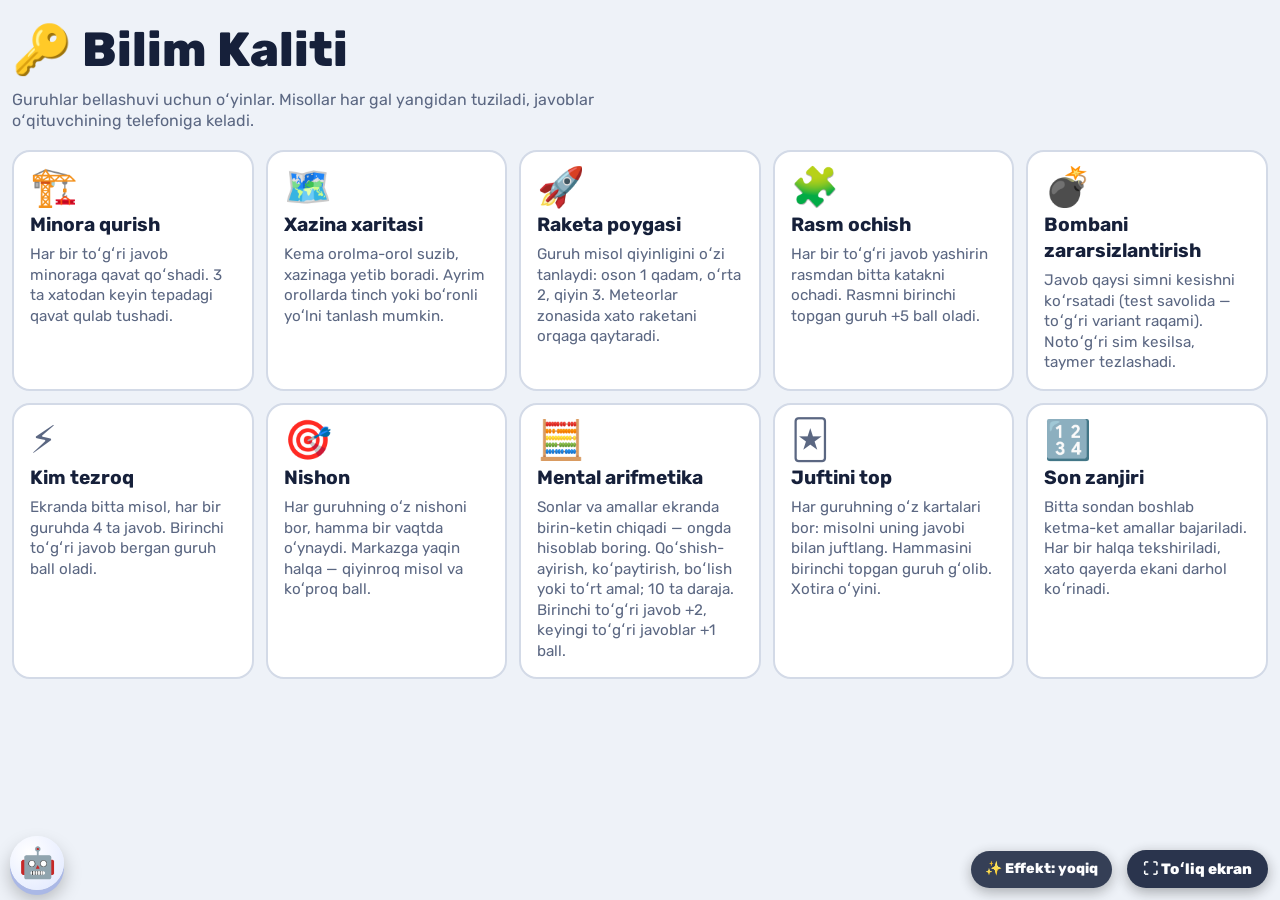
<file: games/toplam.html>
<!DOCTYPE html>
<html lang="uz">
<head>
<meta charset="utf-8">
<meta name="viewport" content="width=device-width, initial-scale=1, viewport-fit=cover">
<title>Bilim Kaliti — sinf oʻyinlari</title>
<link rel="preconnect" href="https://fonts.googleapis.com">
<link href="https://fonts.googleapis.com/css2?family=Rubik:wght@500;600;700;800&display=swap" rel="stylesheet">
<script src="https://telegram.org/js/telegram-web-app.js"></script>
<style>
:root{
  --bg:#eef2f8; --panel:#ffffff; --soft:#f3f5fa; --ink:#16203a; --muted:#5b6782; --line:#d3dae7;
  --t1:#0e8f9b; --t2:#cf3f76; --t3:#cf7c00; --t4:#6a4bd1;
  --good:#1f8a4c; --bad:#c8372d; --gold:#c99400;
  --s1:#d13f3a; --s2:#2c66cf; --s3:#25935a; --s4:#c98a00;
  color-scheme:light; box-sizing:border-box;
  padding-top:env(safe-area-inset-top,0px); padding-bottom:env(safe-area-inset-bottom,0px);
}
@media (prefers-color-scheme:dark){
  :root:not([data-theme="light"]){
    --bg:#0f1530; --panel:#1a2248; --soft:#141b3b; --ink:#eaf0ff; --muted:#a2adcc; --line:#2d3a6b;
    --t1:#2fd0db; --t2:#ff66a6; --t3:#ffb340; --t4:#a68bff;
    --good:#4fcb83; --bad:#ff6a5c; --gold:#ffc53d;
    --s1:#ff6b66; --s2:#6b9dff; --s3:#4fcb83; --s4:#ffc53d;
    color-scheme:dark;
  }
}
:root[data-theme="dark"]{
  --bg:#0f1530; --panel:#1a2248; --soft:#141b3b; --ink:#eaf0ff; --muted:#a2adcc; --line:#2d3a6b;
  --t1:#2fd0db; --t2:#ff66a6; --t3:#ffb340; --t4:#a68bff;
  --good:#4fcb83; --bad:#ff6a5c; --gold:#ffc53d;
  --s1:#ff6b66; --s2:#6b9dff; --s3:#4fcb83; --s4:#ffc53d;
  color-scheme:dark;
}
*,*::before,*::after{box-sizing:inherit}
html{height:100%;scroll-padding-top:env(safe-area-inset-top,0px)}
body{margin:0;min-height:100%;background:var(--bg);color:var(--ink);font-family:"Rubik",system-ui,-apple-system,"Segoe UI",sans-serif;font-size:16px;line-height:1.35}
button,input{font:inherit;color:inherit}
button{cursor:pointer}
button:focus-visible,input:focus-visible{outline:3px solid var(--gold);outline-offset:2px}
.hidden{display:none!important}
.wrap{max-width:1600px;margin:0 auto;padding:10px 12px 70px}
h1,h2,h3{margin:0}

/* menu */
.menu h1{font-size:clamp(1.9rem,4.5vw,3rem);font-weight:800;margin:8px 0 6px}
.lead{color:var(--muted);margin:0 0 18px;max-width:62ch}
.gcards{display:grid;gap:12px;grid-template-columns:repeat(auto-fill,minmax(230px,1fr))}
.gcard{background:var(--panel);border:2px solid var(--line);border-radius:18px;padding:16px;text-align:left;display:grid;gap:6px;align-content:start;transition:transform .12s,border-color .12s}
.gcard:hover{transform:translateY(-2px);border-color:var(--ink)}
.gcard .ic{font-size:2.4rem;line-height:1}
.gcard b{font-size:1.2rem}
.gcard span{color:var(--muted);font-size:.95rem}

/* setup */
.setup{max-width:1100px;margin:0 auto}
.back{background:none;border:0;color:var(--muted);font-weight:700;padding:4px 0;margin-bottom:6px}
.setup h1{font-size:clamp(1.7rem,4vw,2.6rem);font-weight:800;margin-bottom:4px}
.setgrid{display:grid;gap:14px;grid-template-columns:1fr;margin-top:14px}
@media (min-width:900px){.setgrid{grid-template-columns:.85fr 1.15fr}}
.box{background:var(--panel);border:2px solid var(--line);border-radius:16px;padding:16px}
.box h3{margin:14px 0 6px;font-size:1.02rem}
.box h3:first-child{margin-top:0}
.small{color:var(--muted);font-size:.9rem;margin:3px 0 6px}
.seg{display:flex;flex-wrap:wrap;gap:6px}
.seg button{border:2px solid var(--line);background:var(--soft);border-radius:999px;padding:4px 14px;font-weight:700}
.seg button[aria-pressed="true"]{background:var(--ink);color:var(--bg);border-color:var(--ink)}
.names{display:grid;grid-template-columns:1fr 1fr;gap:8px;margin-top:8px}
.names input{border:3px solid var(--tc);background:var(--soft);border-radius:10px;padding:6px 10px;font-weight:700;width:100%}
.chk{display:flex;gap:8px;align-items:center;font-weight:700;margin-top:12px}
.chk input{width:20px;height:20px}
.topics{display:grid;grid-template-columns:repeat(auto-fit,minmax(200px,1fr));gap:6px}
.topics label{display:flex;gap:8px;align-items:center;border:2px solid var(--line);border-radius:10px;padding:6px 10px;font-weight:600;background:var(--soft);line-height:1.15}
.topics input{width:18px;height:18px;flex:none}
.tg{grid-column:1/-1;font-weight:800;color:var(--muted);margin-top:6px;font-size:.9rem}
.quick{display:flex;flex-wrap:wrap;gap:6px;align-items:center;margin-bottom:8px}
.mini{border:0;background:var(--ink);color:var(--bg);border-radius:8px;padding:4px 12px;font-weight:700}
.err{color:var(--bad);font-weight:700;min-height:1.4em;margin:8px 0}
.go{background:var(--ink);color:var(--bg);border:0;border-radius:14px;padding:12px 30px;font-size:1.2rem;font-weight:800}
.go:active{transform:translateY(2px)}
.gobar{position:sticky;bottom:calc(10px + env(safe-area-inset-bottom,0px));z-index:20;display:flex;justify-content:center;margin:6px 0 64px}
.gobar .go{font-size:1.35rem;padding:16px 46px;min-width:min(340px,100%);box-shadow:0 12px 28px rgba(0,0,0,.22)}
.seg.big button{padding:9px 18px;font-size:1.05rem}
.adv{margin-top:16px;border:2px dashed var(--line);border-radius:14px;padding:4px 14px}
.adv[open]{padding-bottom:14px}
.adv summary{cursor:pointer;list-style:none;display:flex;flex-direction:column;gap:2px;padding:10px 0;font-weight:800}
.adv summary::-webkit-details-marker{display:none}
.adv summary span::after{content:" ▾";color:var(--muted)}.adv[open] summary span::after{content:" ▴"}
.adv summary small{color:var(--muted);font-weight:700;font-size:.85rem}
.fanbadge{display:inline-flex;align-items:center;gap:6px;margin-left:10px;font-size:.8em;font-weight:800;background:var(--soft);border:2px solid var(--line);border-radius:999px;padding:2px 10px;vertical-align:middle}
@media (pointer:coarse),(min-width:1500px){.seg button,.mini,.ghost,.back{min-height:44px}.topics label{min-height:46px}}

/* play bar */
.bar{display:flex;align-items:center;justify-content:space-between;gap:10px;flex-wrap:wrap;margin-bottom:10px}
.ttl{font-weight:800;font-size:1.25rem;user-select:none}
.bar .right{display:flex;gap:8px;align-items:center;flex-wrap:wrap}
.chip{background:var(--panel);border:2px solid var(--line);border-radius:999px;padding:3px 12px;font-weight:800}
.ghost{background:transparent;border:2px solid var(--line);border-radius:10px;padding:4px 12px;font-weight:700}

/* common game parts */
.teams{display:grid;gap:12px;grid-template-columns:repeat(var(--cols,2),minmax(0,1fr))}
@media (max-width:760px){.teams{grid-template-columns:1fr!important}}
.tp{position:relative;background:var(--panel);border:3px solid var(--tc);border-radius:18px;padding:10px 12px;display:grid;gap:8px;align-content:start;min-width:0}
.th{display:flex;justify-content:space-between;align-items:center;gap:8px;flex-wrap:wrap}
.th b{font-size:1.3rem;color:var(--tc);white-space:nowrap;overflow:hidden;text-overflow:ellipsis;max-width:70%}
.th .sc{font-weight:800;font-size:1.1rem}
.qc{background:var(--soft);border:2px solid var(--line);border-radius:12px;padding:10px 12px;font-size:1.35rem;font-weight:700;min-height:62px;overflow-wrap:anywhere}
.qc .tn{display:block;font-size:.62em;color:var(--muted);font-weight:600;margin-bottom:2px}
.fr{display:inline-flex;flex-direction:column;vertical-align:middle;text-align:center;font-size:.85em;line-height:1.1;margin:0 2px}
.fr span:first-child{border-bottom:2px solid currentColor;padding:0 3px}
.msg{min-height:1.35em;font-weight:800;font-size:.98rem;text-align:center}
.msg.good{color:var(--good)}.msg.bad{color:var(--bad)}
.pad{display:grid;gap:6px;grid-template-columns:repeat(5,1fr)}
.pad.multi{grid-template-columns:repeat(6,1fr)}
.pad button{height:48px;border:0;border-radius:10px;background:var(--soft);font-weight:800;font-size:1.35rem;box-shadow:0 3px 0 var(--line)}
.pad button:active{transform:translateY(2px);box-shadow:0 1px 0 var(--line)}
.pad .ok{background:var(--tc);color:#fff;box-shadow:0 3px 0 color-mix(in srgb,var(--tc) 55%,#000)}
.pad button:disabled{opacity:.35;cursor:default}
.disp{height:50px;border-radius:10px;border:3px solid var(--tc);background:var(--soft);display:grid;place-items:center;font-size:1.8rem;font-weight:800;letter-spacing:3px}
.shake{animation:shake .45s}
@keyframes shake{20%,60%{transform:translateX(-7px)}40%,80%{transform:translateX(7px)}}
.done{position:absolute;inset:0;border-radius:15px;background:color-mix(in srgb,var(--panel) 92%,transparent);display:flex;flex-direction:column;align-items:center;justify-content:center;gap:4px;text-align:center;z-index:3;padding:12px}
.done .big{font-size:3rem;line-height:1}
.done b{font-size:1.5rem;color:var(--tc)}
.done span{color:var(--muted);font-weight:700}
.choice{display:grid;gap:8px}
.choice button{border:3px solid var(--line);border-radius:12px;background:var(--soft);padding:10px;font-weight:800;font-size:1.05rem;text-align:left}
.choice button:hover{border-color:var(--tc)}

/* minora — jonli sahna */
.mrow{display:grid;grid-template-columns:minmax(230px,1fr) minmax(0,1.05fr);gap:12px;align-items:stretch}
.mscene{position:relative;height:var(--sh,360px);border-radius:14px;overflow:hidden;background:linear-gradient(#3fa9f5 0%,#8fd3ff 55%,#d9f2ff 100%);box-shadow:inset 0 0 0 2px rgba(255,255,255,.15)}
.mscene .sun{position:absolute;top:16px;left:16px;width:48px;height:48px;border-radius:50%;background:radial-gradient(circle at 40% 40%,#fff7c2,#ffd23f 55%,#ffb300);box-shadow:0 0 30px 12px rgba(255,214,70,.55);animation:sunp 4s ease-in-out infinite}
@keyframes sunp{50%{box-shadow:0 0 42px 18px rgba(255,214,70,.7)}}
.cloud{position:absolute;width:70px;height:22px;border-radius:20px;background:#fff;opacity:.92;filter:drop-shadow(0 4px 4px rgba(0,60,120,.15));animation:drift linear infinite}
.cloud::before,.cloud::after{content:"";position:absolute;background:#fff;border-radius:50%}
.cloud::before{width:30px;height:30px;left:10px;top:-14px}.cloud::after{width:38px;height:38px;left:28px;top:-20px}
@keyframes drift{from{transform:translateX(-120px)}to{transform:translateX(420px)}}
.city{position:absolute;left:0;right:0;bottom:30px;height:46%;opacity:.55}
.city svg{width:100%;height:100%;display:block}
.ground{position:absolute;left:0;right:0;bottom:0;height:32px;background:linear-gradient(#5fbf4a 0 7px,#8a5a32 7px);box-shadow:0 -2px 0 rgba(0,0,0,.15)}
.ground::after{content:"";position:absolute;left:0;right:0;top:9px;height:4px;background:repeating-linear-gradient(90deg,#f4c430 0 14px,#2b2b2b 14px 28px);opacity:.75}
.mast{position:absolute;right:22px;bottom:30px;width:16px;height:calc(100% - 52px);background:repeating-linear-gradient(45deg,transparent 0 6px,#f2b705 6px 8px),repeating-linear-gradient(-45deg,transparent 0 6px,#f2b705 6px 8px);border-left:3px solid #e0a200;border-right:3px solid #e0a200}
.jib{position:absolute;top:22px;right:8px;left:10%;height:12px;background:repeating-linear-gradient(60deg,transparent 0 7px,#f2b705 7px 9px);border-top:3px solid #e0a200;border-bottom:3px solid #e0a200}
.cab{position:absolute;right:16px;top:34px;width:28px;height:22px;background:linear-gradient(#ffcf3a,#e0a200);border-radius:3px}
.cab::after{content:"";position:absolute;left:4px;top:4px;width:12px;height:9px;background:#9fdcff;border-radius:2px}
.cweight{position:absolute;right:2px;top:17px;width:16px;height:20px;background:#555;border-radius:2px}
.hook{position:absolute;left:50%;top:37px;width:2px;background:#333;transform:translateX(-50%);height:18px;transition:height .2s}
.hook::after{content:"";position:absolute;left:-5px;bottom:-8px;width:10px;height:10px;border:3px solid #333;border-top:0;border-radius:0 0 8px 8px}
.tw{position:absolute;left:50%;bottom:30px;transform:translateX(-58%);width:min(58%,180px);display:flex;flex-direction:column-reverse;align-items:stretch}
.fl{position:relative;height:var(--fh);background-color:color-mix(in srgb,var(--tc) 50%,#b5643c);background-image:linear-gradient(180deg,rgba(255,255,255,.22),rgba(0,0,0,.18)),repeating-linear-gradient(0deg,transparent 0 7px,rgba(0,0,0,.16) 7px 8px),repeating-linear-gradient(90deg,transparent 0 15px,rgba(0,0,0,.12) 15px 16px);box-shadow:inset 0 -3px 0 rgba(0,0,0,.28),inset 0 2px 0 rgba(255,255,255,.3);display:flex;justify-content:space-evenly;align-items:center}
.fl::after{content:"";position:absolute;top:0;right:-12px;width:12px;height:100%;background:color-mix(in srgb,var(--tc) 35%,#5a2c18);transform:skewY(-42deg);transform-origin:left top}
.fl.top::before{content:"";position:absolute;left:0;right:-12px;top:-11px;height:11px;background:color-mix(in srgb,var(--tc) 30%,#e8e2d6);transform:skewX(-48deg);transform-origin:bottom left}
.win{width:15%;height:52%;border:2px solid rgba(40,20,10,.55);border-radius:2px;background:linear-gradient(#ffeaa0,#ffb84d);box-shadow:0 0 8px rgba(255,190,80,.7)}
.win.off{background:linear-gradient(#4b6b8a,#2c4058);box-shadow:none}
.door{width:18%;height:78%;align-self:flex-end;background:linear-gradient(#7a4a29,#4e2c16);border-radius:6px 6px 0 0;border:2px solid rgba(0,0,0,.4)}
.fl.land{animation:land .35s ease-out}
@keyframes land{0%{transform:scaleY(.8) translateY(4px)}60%{transform:scaleY(1.06)}100%{transform:none}}
.goal{position:absolute;left:6%;right:6%;border-top:3px dashed rgba(255,255,255,.9);text-shadow:0 1px 3px rgba(0,0,0,.5)}
.goal span{position:absolute;right:30px;top:-22px;color:#fff;font-weight:800;font-size:.85rem}
.hcount{position:absolute;bottom:42px;left:12px;z-index:1;color:#fff;font-weight:800;font-size:2rem;text-shadow:0 2px 6px rgba(0,0,0,.45);line-height:1}
.hcount small{display:block;font-size:.45em;opacity:.9}
.roof{position:absolute;left:-8%;right:-8%;bottom:100%;height:28px;background:linear-gradient(#ffe066,#e0a200);clip-path:polygon(10% 100%,50% 0,90% 100%);filter:drop-shadow(0 0 8px rgba(255,210,60,.9))}
.roof::after{content:"🏆";position:absolute;left:50%;top:-30px;transform:translateX(-50%);font-size:1.6rem}
.drop{position:absolute;left:50%;top:37px;transform:translateX(-58%);width:min(58%,180px);pointer-events:none;z-index:2}
.drop .cable{position:absolute;left:58%;bottom:100%;width:2px;background:#333;height:600px}
.debris{position:absolute;width:10px;height:7px;background:color-mix(in srgb,var(--tc) 50%,#b5643c);border-radius:2px;pointer-events:none;z-index:3}
.dust{position:absolute;width:18px;height:18px;border-radius:50%;background:rgba(235,225,210,.85);pointer-events:none;z-index:3}
.cf{position:absolute;width:8px;height:12px;top:-12px;pointer-events:none;z-index:4;border-radius:2px}
.mscene.shake{animation:shake .45s}
.lives{display:flex;align-items:center;gap:6px;font-weight:800;color:var(--muted);font-size:.9rem}
.lives i{width:22px;height:14px;border-radius:3px;background:var(--line);display:inline-block}
.lives i.on{background:var(--bad)}
.arena-compact .mscene{--sh:290px}
@media (max-width:1100px){.mrow{grid-template-columns:1fr}}

/* xazina — dengiz */
.map{position:relative;border-radius:14px;overflow:hidden;box-shadow:inset 0 0 0 2px rgba(255,255,255,.12)}
.map svg{display:block;width:100%;height:auto}
.ship{transition:transform .9s cubic-bezier(.5,0,.3,1)}
.bob{animation:bob 2.4s ease-in-out infinite;transform-box:fill-box;transform-origin:50% 100%}
@keyframes bob{0%,100%{transform:rotate(-5deg) translateY(0)}50%{transform:rotate(5deg) translateY(-3px)}}
.bolt{animation:bolt 3s steps(1) infinite}
@keyframes bolt{0%,88%,94%,100%{opacity:0}90%,96%{opacity:1}}
.foam{animation:foam 3s ease-in-out infinite;transform-box:fill-box;transform-origin:center}
@keyframes foam{50%{transform:scale(1.08);opacity:.35}}
.flashfx{position:absolute;inset:0;background:#fff;pointer-events:none;animation:flashfx .7s ease-out forwards;z-index:5}
@keyframes flashfx{0%,30%{opacity:.85}10%{opacity:.1}100%{opacity:0}}
.map.shake,.track.shake{animation:shake .45s}

/* raketa — kosmos */
.race{background:radial-gradient(ellipse at 70% 30%,#3b2a74 0,#141a45 45%,#070a1f 100%);border:0;border-radius:18px;padding:12px 14px;margin-bottom:12px;display:grid;gap:10px;color:#fff;position:relative;overflow:hidden}
.race::before,.race::after{content:"";position:absolute;inset:0;pointer-events:none;background-image:radial-gradient(#fff 1px,transparent 1.6px),radial-gradient(#cfe0ff 1.2px,transparent 2px);background-size:46px 34px,90px 70px;background-position:0 0,20px 15px;opacity:.55;animation:stars 18s linear infinite}
.race::after{background-size:120px 90px,70px 50px;opacity:.35;animation-duration:9s}
@keyframes stars{to{background-position:-460px 0,-880px 15px}}
.race .small{color:#c9d4ff;position:relative;z-index:1}
.lane{display:grid;grid-template-columns:120px minmax(0,1fr);gap:10px;align-items:center;position:relative;z-index:1}
.lane b{color:var(--tc);white-space:nowrap;overflow:hidden;text-overflow:ellipsis;text-shadow:0 0 10px var(--tc)}
.track{position:relative;height:66px;border-radius:999px;background:rgba(255,255,255,.05);box-shadow:inset 0 0 0 1px rgba(255,255,255,.12)}
.track .zone{position:absolute;top:0;bottom:0;right:0;border-radius:0 999px 999px 0;background:linear-gradient(90deg,transparent,rgba(255,110,60,.22));overflow:hidden}
.rock{position:absolute;width:12px;height:10px;border-radius:45% 55% 50% 40%;background:radial-gradient(circle at 35% 35%,#c89a6a,#6b4a2b);box-shadow:-6px 0 8px rgba(255,140,60,.6);animation:rockf linear infinite}
@keyframes rockf{from{transform:translate(40px,-14px) rotate(0)}to{transform:translate(-60px,76px) rotate(360deg)}}
.planet{position:absolute;top:50%;transform:translateY(-50%);border-radius:50%}
.earth{left:4px;width:44px;height:44px;background:radial-gradient(circle at 35% 30%,#9fe0ff 0,#2f8be0 35%,#1b4fa0 70%,#0d2d66);box-shadow:0 0 14px rgba(80,160,255,.7)}
.earth::after{content:"";position:absolute;inset:0;border-radius:50%;background:radial-gradient(ellipse 30% 20% at 40% 40%,#4fbf5a 60%,transparent 62%),radial-gradient(ellipse 22% 28% at 66% 62%,#4fbf5a 60%,transparent 62%);opacity:.9}
.moon{right:4px;width:48px;height:48px;background:radial-gradient(circle at 35% 30%,#fffef2,#d9d6c8 45%,#9c998c);box-shadow:0 0 18px rgba(255,250,210,.6),inset -6px -6px 0 rgba(0,0,0,.12)}
.moon::after{content:"";position:absolute;inset:0;border-radius:50%;background:radial-gradient(circle at 30% 60%,rgba(0,0,0,.18) 0 4px,transparent 5px),radial-gradient(circle at 62% 35%,rgba(0,0,0,.15) 0 6px,transparent 7px),radial-gradient(circle at 65% 72%,rgba(0,0,0,.12) 0 3px,transparent 4px)}
.rk{position:absolute;top:50%;width:76px;height:34px;transform:translate(-50%,-50%);transition:left 1s cubic-bezier(.45,0,.25,1);z-index:2}
.rk svg{width:100%;height:100%;overflow:visible}
.flame{animation:flick .12s ease-in-out infinite alternate;transform-box:fill-box;transform-origin:100% 50%}
@keyframes flick{from{transform:scaleX(.8)}to{transform:scaleX(1.15)}}
.rk.boost .flame{animation-duration:.06s;transform:scaleX(2)}
.rk.boost .flame{filter:drop-shadow(0 0 6px #ffb347)}
.puff{position:absolute;width:14px;height:14px;border-radius:50%;background:rgba(220,225,255,.6);pointer-events:none;z-index:1}
.rk.hit{animation:hit .5s}
@keyframes hit{20%,60%{margin-top:-6px}40%,80%{margin-top:6px}}
.mflag{position:absolute;right:20px;top:-6px;font-size:1.3rem;z-index:3}

/* mozaika — galereya */
.frame{max-width:min(660px,max(300px,calc((100vh - 380px)*1.35)));margin:0 auto 14px;padding:16px;border-radius:12px;background:linear-gradient(135deg,#d9a441,#8a5a1a 30%,#e6b85a 55%,#7a4a12 80%,#c8923a);box-shadow:0 14px 30px rgba(0,0,0,.35),inset 0 0 0 3px rgba(255,255,255,.25);position:relative}
.frame::after{content:"";position:absolute;left:50%;top:-30px;width:70%;height:60px;transform:translateX(-50%);background:radial-gradient(ellipse at top,rgba(255,250,220,.55),transparent 70%);pointer-events:none}
.pic{position:relative;border-radius:4px;overflow:hidden;aspect-ratio:4/3;background:#000;box-shadow:inset 0 0 18px rgba(0,0,0,.6)}
.pic svg{position:absolute;inset:0;width:100%;height:100%}
.tiles{position:absolute;inset:0;display:grid;perspective:900px}
.tile{position:relative;transform-style:preserve-3d;transition:transform .8s cubic-bezier(.5,0,.3,1),opacity .8s .2s;background:linear-gradient(145deg,#4a5bb0,#28357a);border:1px solid rgba(10,15,50,.7);box-shadow:inset 0 1px 0 rgba(255,255,255,.25),inset 0 -2px 0 rgba(0,0,0,.25);display:grid;place-items:center;color:rgba(255,255,255,.55);font-weight:800;font-size:1.25rem;text-shadow:0 1px 2px rgba(0,0,0,.5)}
.tile::before{content:"";position:absolute;inset:0;background:radial-gradient(circle at 30% 25%,rgba(255,255,255,.25),transparent 55%)}
.tile.open{transform:rotateY(180deg) scale(.85);opacity:0}
.tile.glow{box-shadow:0 0 0 4px var(--gc) inset,0 0 18px var(--gc)}

/* bomba */
.bombwrap{display:grid;grid-template-columns:110px 1fr;gap:12px;align-items:center;border-radius:14px;padding:10px 12px;background:linear-gradient(160deg,#2a2f3d,#141821);color:#fff;position:relative;overflow:hidden;box-shadow:inset 0 0 0 2px rgba(255,255,255,.08)}
.bombwrap.alarm{animation:alarm 1s infinite}
@keyframes alarm{50%{background:linear-gradient(160deg,#5a1414,#2a0909)}}
.bombwrap.safe{background:linear-gradient(160deg,#124a2c,#0b2a1a)}
.bombsvg{width:110px;height:100px}
.spark{animation:spark .15s infinite alternate;transform-box:fill-box;transform-origin:center}
@keyframes spark{from{transform:scale(.7);opacity:.7}to{transform:scale(1.25);opacity:1}}
.lcd{background:#120505;border-radius:10px;padding:6px 12px;box-shadow:inset 0 0 0 2px #3a1010,inset 0 0 18px rgba(255,0,0,.25);display:inline-block}
.timer{font-family:"Courier New",ui-monospace,monospace;font-size:2.4rem;font-weight:800;color:#ff3b3b;text-shadow:0 0 12px rgba(255,40,40,.9);letter-spacing:3px;line-height:1}
.safe .timer{color:#3dff8f;text-shadow:0 0 12px rgba(60,255,140,.9)}
.speed{font-weight:800;color:#ffd84d;font-size:.9rem;margin-top:6px}
.leds{display:flex;gap:6px;margin-top:6px}
.leds i{width:10px;height:10px;border-radius:50%;background:#3a3a3a}
.leds i.on{background:#3dff8f;box-shadow:0 0 8px #3dff8f}
.wires{display:flex;justify-content:space-around;gap:6px;background:linear-gradient(#2b2f3a,#1d212b);border-radius:12px;padding:34px 8px 14px;position:relative}
.wires::before,.wires::after{content:"";position:absolute;left:10px;right:10px;height:10px;border-radius:4px;background:linear-gradient(#9aa1ad,#5d636e)}
.wires::before{top:26px}.wires::after{bottom:8px}
.wire{position:relative;width:18px;height:110px;border:0;border-radius:9px;padding:0;z-index:1;background:linear-gradient(90deg,color-mix(in srgb,var(--wc) 55%,#000),var(--wc) 35%,color-mix(in srgb,var(--wc) 55%,#fff) 50%,var(--wc) 65%,color-mix(in srgb,var(--wc) 55%,#000));box-shadow:0 3px 6px rgba(0,0,0,.4)}
.wire .tag{position:absolute;top:-30px;left:50%;transform:translateX(-50%);background:#f2f2f2;color:#111;border:3px solid var(--wc);border-radius:8px;padding:0 6px;font-weight:800;font-size:1.05rem}
.wire.cut{background:linear-gradient(var(--wc) 0 42%,transparent 42% 60%,var(--wc) 60%);box-shadow:none;cursor:default}
.wire:not(.cut):hover{filter:brightness(1.25);outline:3px solid #fff;outline-offset:2px}
.sparkp{position:absolute;width:5px;height:5px;border-radius:50%;background:#ffe27a;box-shadow:0 0 6px #ffb300;pointer-events:none;z-index:4}
.boomfx{position:absolute;inset:0;pointer-events:none;z-index:4;background:radial-gradient(circle,#fff 0,#ffd54d 25%,#ff6a1f 50%,rgba(60,20,10,.0) 75%);animation:boomfx 1.2s ease-out forwards}
@keyframes boomfx{0%{transform:scale(.2);opacity:1}40%{opacity:1}100%{transform:scale(2.2);opacity:0}}
.tp.shake{animation:shake .5s}
.steps{display:grid;gap:6px}
.step{display:flex;gap:8px;align-items:flex-start;background:var(--soft);border:2px solid var(--line);border-radius:10px;padding:6px 9px;font-weight:700;font-size:1.05rem;overflow-wrap:anywhere}
.step .n{flex:none;background:var(--ink);color:var(--bg);border-radius:6px;padding:0 6px;font-size:.85rem;margin-top:2px}
.step.cur{border-color:var(--tc);box-shadow:0 0 0 2px var(--tc)}
.step.ok{opacity:.55}
.step.ok .n{background:var(--good)}

/* tez — viktorina sahnasi */
.stage{position:relative;border-radius:22px;padding:22px 18px 18px;margin-bottom:12px;text-align:center;color:#fff;overflow:hidden;background:radial-gradient(ellipse at 20% -10%,rgba(255,255,255,.28),transparent 45%),radial-gradient(ellipse at 80% -10%,rgba(255,220,120,.28),transparent 45%),linear-gradient(160deg,#3a1c71,#1b1450 60%,#0d0a2e)}
.stage::after{content:"";position:absolute;left:0;right:0;bottom:0;height:6px;background:linear-gradient(90deg,#ff4d6d,#ffd23f,#3ddc97,#4cc9f0,#b388ff)}
.stage .badge{display:inline-block;background:rgba(255,255,255,.14);border-radius:999px;padding:3px 12px;font-weight:700;font-size:.95rem;margin-bottom:8px}
.stage .qtxt{font-size:clamp(1.6rem,4vw,2.8rem);font-weight:800;text-shadow:0 2px 12px rgba(0,0,0,.4)}
.tbar{height:10px;border-radius:999px;background:rgba(255,255,255,.15);margin-top:14px;overflow:hidden}
.tbar i{display:block;height:100%;width:100%;background:linear-gradient(90deg,#3ddc97,#ffd23f,#ff4d6d);transform-origin:left;transition:transform .25s linear}
.tops{display:grid;grid-template-columns:1fr 1fr;gap:8px}
.tops button{height:74px;border:0;border-radius:14px;background:var(--oc);color:#fff;font-size:2rem;font-weight:800;display:flex;align-items:center;justify-content:center;gap:10px;box-shadow:0 5px 0 color-mix(in srgb,var(--oc) 60%,#000),inset 0 2px 0 rgba(255,255,255,.3);transition:transform .1s,opacity .3s,filter .3s}
.tops button:active{transform:translateY(3px);box-shadow:0 2px 0 color-mix(in srgb,var(--oc) 60%,#000)}
.tops button .sh{font-size:.6em;opacity:.85}
.tops button.right{outline:5px solid #3dff8f;outline-offset:2px;filter:brightness(1.1)}
.tops button.wrong{filter:grayscale(.8) brightness(.7)}
.tops button.dim{opacity:.35}
.tops button:disabled{cursor:default}
.tp.first{box-shadow:0 0 0 5px var(--good),0 0 30px var(--good)}

/* nishon */
.nrow{display:grid;gap:14px;grid-template-columns:1fr}
@media (min-width:900px){.nrow{grid-template-columns:minmax(0,1fr) minmax(320px,.9fr)}}
.target{position:relative;border-radius:18px;background:linear-gradient(#8fd3ff,#d9f2ff 60%,#7cc576 60%,#4f9a3c);padding:10px;overflow:hidden}
.target svg{display:block;width:100%;max-width:540px;margin:0 auto}
.tp .target svg{max-width:min(100%,calc(34vh * .95))}
.ring{cursor:pointer;transition:filter .15s}
.ring:hover{filter:brightness(1.12) drop-shadow(0 0 6px #fff)}
.turn{border:3px solid var(--tc);border-radius:14px;padding:10px 12px;background:var(--panel);display:grid;gap:8px}
.turn h3{color:var(--tc);font-size:1.4rem}
.board{display:grid;gap:6px;margin-bottom:10px}
.board div{display:flex;justify-content:space-between;align-items:center;gap:8px;border-left:6px solid var(--tc);background:var(--panel);border-radius:8px;padding:6px 10px;font-weight:700}
.board div.on{box-shadow:0 0 0 3px var(--tc)}

/* zanjir */
.chain{display:flex;flex-wrap:wrap;align-items:center;gap:4px;padding:10px;border-radius:12px;background:linear-gradient(160deg,#2b3142,#171b26)}
.cbox{min-width:66px;height:54px;padding:0 10px;border-radius:12px;display:grid;place-items:center;font-weight:800;font-size:1.45rem;color:#20242e;background:linear-gradient(180deg,#f4f6fa,#b9c0cc 55%,#dfe3ea);box-shadow:inset 0 2px 0 #fff,inset 0 -3px 0 rgba(0,0,0,.25),0 3px 6px rgba(0,0,0,.4)}
.cbox.start{background:linear-gradient(180deg,#6d7a99,#3b4560);color:#fff}
.cbox.ok{background:linear-gradient(180deg,#fff3b0,#e0a92b 55%,#ffd96b);color:#5a3b00;box-shadow:inset 0 2px 0 #fff8d6,inset 0 -3px 0 rgba(0,0,0,.2),0 0 14px rgba(255,200,60,.6)}
.cbox.cur{outline:4px solid var(--tc);outline-offset:2px;animation:curp 1.2s ease-in-out infinite}
@keyframes curp{50%{outline-offset:5px}}
.cop{display:flex;flex-direction:column;align-items:center;font-weight:800;font-size:1rem;color:#cfd6e6;white-space:nowrap;line-height:1}
.cop svg{width:38px;height:16px}
.lockfx{font-size:2.6rem;text-align:center;animation:pop .6s cubic-bezier(.3,1.6,.6,1)}
@keyframes pop{from{transform:scale(.2)}to{transform:scale(1)}}

.gbtn{border:0;background:var(--tc);color:#fff;border-radius:10px;padding:9px 12px;font-weight:800;box-shadow:0 3px 0 color-mix(in srgb,var(--tc) 55%,#000)}
.gbtn:disabled{opacity:.45}
.opts{display:grid;grid-template-columns:1fr 1fr;gap:6px}
.opts button{border:3px solid var(--line);border-radius:10px;background:var(--soft);padding:8px;font-weight:800;font-size:1.05rem}

/* overlays */
.fanrow{display:flex;align-items:center;gap:12px;flex-wrap:wrap;margin-bottom:14px;padding-bottom:12px;border-bottom:2px dashed var(--line)}
#fanSel{font:inherit;font-weight:800;color:var(--ink);background:var(--bg);border:2px solid var(--line);border-radius:12px;padding:8px 12px;min-width:220px;max-width:100%}
.fset h4{margin:14px 0 6px;font-size:.95rem;color:var(--muted)}.fset h4:first-child{margin-top:0}
.fempty{padding:16px;border:2px dashed var(--line);border-radius:14px;text-align:center;font-weight:700;color:var(--muted)}
.fempty a{display:inline-block;margin:8px 4px 0;background:var(--ink);color:var(--bg);border-radius:12px;padding:8px 14px;text-decoration:none;font-weight:800}
.lload{opacity:.6}
.hwm{max-width:520px}.hwi{color:var(--muted);font-weight:700;margin:.3em 0}.hwnote{background:var(--bg2,rgba(127,127,127,.12));border-radius:12px;padding:10px 12px;font-weight:700}
.hwf{display:block;text-align:left;margin:12px 0 0;font-weight:800}.hwf span{display:block;margin-bottom:6px}.hwf input{width:100%;padding:12px 14px;border-radius:12px;border:2px solid rgba(127,127,127,.3);font:inherit;font-size:1.1rem;background:transparent;color:inherit;box-sizing:border-box}
.hwerr{color:#e5484d;font-weight:800;min-height:1.2em;margin:8px 0}.hwres{font-weight:800;padding:10px 14px;border-radius:12px;background:rgba(245,179,1,.15)}.hwres.ok{background:rgba(18,163,143,.16)}
.overlay{position:fixed;inset:0;background:rgba(10,14,34,.7);display:grid;place-items:center;padding:16px;z-index:60;overflow:auto}
.modal{background:var(--panel);border-radius:22px;padding:24px;max-width:720px;width:100%;text-align:center}
.modal h2{font-size:1.9rem;margin:4px 0 14px}
.rank{display:grid;gap:8px;margin-bottom:16px;text-align:left}
.rank div{display:grid;grid-template-columns:42px 1fr auto;gap:10px;align-items:center;border:3px solid var(--tc);border-radius:14px;padding:8px 12px}
.rank .pl{font-size:1.5rem;text-align:center}
.rank b{color:var(--tc);font-size:1.15rem}
.rank small{display:block;color:var(--muted);font-weight:600}
.rank .pts{font-size:1.8rem;font-weight:800}
.rv-st{display:grid;gap:6px;margin-bottom:14px;background:var(--soft);border-radius:12px;padding:10px 12px}
.rv-st div{display:grid;grid-template-columns:minmax(0,1fr) 160px 90px;gap:10px;align-items:center;font-weight:600}
.rv-st .bar{height:10px;border-radius:999px;background:var(--line);overflow:hidden}.rv-st .bar i{display:block;height:100%}
.rv-list{margin:0;padding-left:28px;display:grid;gap:8px;max-height:60vh;overflow:auto}
.rv-list li{border-bottom:1px solid var(--line);padding-bottom:6px}
.rv-q{font-weight:700;font-size:1.05rem}.rv-q .tn{display:block;font-size:.75em;color:var(--muted);font-weight:600}
.rv-a{color:var(--good);white-space:nowrap}
.rv-r{display:flex;flex-wrap:wrap;gap:6px;margin-top:4px}
.rv-r span{border-left:4px solid var(--tc,var(--line));background:var(--soft);border-radius:6px;padding:1px 8px;font-weight:600;font-size:.92rem}
.keylist{display:grid;gap:10px;text-align:left;margin-bottom:16px}
.keylist div{border-left:6px solid var(--tc);background:var(--soft);border-radius:8px;padding:8px 12px;font-weight:700;white-space:pre-line}
.mbtns{display:flex;gap:10px;justify-content:center;flex-wrap:wrap}
#fsBtn{position:fixed;right:12px;bottom:calc(12px + env(safe-area-inset-bottom,0px));z-index:50;border:0;border-radius:999px;padding:9px 16px;font:inherit;font-weight:800;font-size:15px;background:#14203a;color:#fff;box-shadow:0 4px 14px rgba(0,0,0,.35);opacity:.9}
body.tgfs{padding-top:calc(var(--tg-safe-area-inset-top,0px) + var(--tg-content-safe-area-inset-top,0px))}
@media (prefers-reduced-motion:reduce){.shake,.blk.new,.tower.wob{animation:none}.ship,.track .rk{transition:none}}
.qf{display:flex;align-items:center;gap:16px;text-align:left}.qf>svg{flex:none;margin:0!important;width:auto;height:clamp(70px,12vh,140px)}.rv-q .qf>svg,.rv-list .qf>svg{height:60px}
.tp.robo{border-style:dashed;background-image:repeating-linear-gradient(135deg,transparent 0 14px,rgba(107,122,153,.06) 14px 28px)}
.tp.robo .pad,.tp.robo .wires,.tp.robo .tops,.tp.robo .choice,.tp.robo .gbtn,.tp.robo .opts{pointer-events:none}
.rthink{font-weight:700;font-size:.8em;opacity:.75;margin-left:6px}.rthink i{font-style:normal;animation:rth 1.2s infinite}.rthink i:nth-child(2){animation-delay:.2s}.rthink i:nth-child(3){animation-delay:.4s}
@keyframes rth{0%,100%{opacity:.2}50%{opacity:1}}
.pad button.rpress{transform:scale(.88);filter:brightness(1.25);box-shadow:0 0 0 3px var(--tc,#6b7a99)}
.mstage{min-height:230px;display:flex;flex-direction:column;align-items:center;justify-content:center}
.mnum{min-height:150px;display:grid;place-items:center}
.mn{font-size:clamp(4rem,12vw,8rem);font-weight:900;line-height:1;animation:mpop .25s ease-out;text-shadow:0 6px 24px rgba(0,0,0,.45)}
.mn.neg{color:#ff9b9b}.mn.mul{color:#ffd43b}.mab{display:flex;align-items:center;gap:14px;animation:mpop .25s ease-out}.mab .mn{font-size:clamp(3rem,9vw,6rem)}.abk{height:auto;filter:drop-shadow(0 6px 18px rgba(0,0,0,.45))}.mflash{display:flex;flex-wrap:wrap;justify-content:center;gap:4px 22px;max-width:92%;font-size:clamp(2.2rem,6.5vw,4.6rem);font-weight:900;line-height:1.15;animation:mpop .2s ease-out}.mflash .neg{color:#ff9b9b}.mflash .mul{color:#ffd43b}.mn.ans{color:#7dffb2}.mq{font-size:6rem;font-weight:900;opacity:.85;animation:mpop .3s}
@keyframes mpop{from{transform:scale(.4);opacity:0}}
.mseq{font-size:1.3rem;font-weight:700;min-height:1.6em;opacity:.9}
.jwrap{display:grid;grid-template-columns:1fr 300px;gap:16px;align-items:start}
@media (max-width:900px){.jwrap{grid-template-columns:1fr}}
.jboard{display:grid;grid-template-columns:repeat(var(--jc),1fr);gap:10px;perspective:900px}
.jc{position:relative;aspect-ratio:4/3;border:0;padding:0;background:none;cursor:pointer;transform-style:preserve-3d;transition:transform .45s}
.jc.up,.jc.done{transform:rotateY(180deg)}
.jb,.jf{position:absolute;inset:0;border-radius:16px;display:grid;place-items:center;backface-visibility:hidden;font-weight:800;padding:6px;overflow:hidden}
.jb{background:linear-gradient(135deg,#6d5dfc,#3e2fb8);color:rgba(255,255,255,.85);font-size:2.4rem;box-shadow:0 4px 0 #2c2190,0 8px 16px rgba(0,0,0,.18)}
.jb::after{content:"";position:absolute;inset:8px;border:2px dashed rgba(255,255,255,.3);border-radius:10px}
.jf{transform:rotateY(180deg);background:var(--card,#fff);border:3px solid #d8dcea;font-size:clamp(.85rem,1.5vw,1.25rem);line-height:1.25;text-align:center;color:#1d2433}
.jf.ans{font-size:clamp(1.6rem,3.4vw,2.6rem);color:#2f6fe0}
.jf .qf{flex-direction:column;gap:2px}.jf svg{max-height:70px;width:auto}
.jc.done .jf{border-color:var(--tc);background:color-mix(in srgb,var(--tc) 14%,#fff);animation:jok .5s}
@keyframes jok{50%{transform:scale(1.06)}}
.jside .board{margin-bottom:10px}
.mco{display:grid;grid-template-columns:repeat(auto-fit,minmax(150px,1fr));gap:8px;margin-top:10px;font-size:.8em;font-weight:700;text-align:left}
.mcn{cursor:default}.mcb{display:flex;gap:10px;align-items:center;text-align:left;font:inherit;font-weight:800;color:var(--ink);background:var(--panel,#fff);border:2.5px solid var(--line);border-radius:14px;padding:10px 12px;min-height:56px;cursor:pointer;box-shadow:0 4px 0 var(--line);transition:transform .08s,box-shadow .08s,border-color .15s;line-height:1.2;word-break:normal;overflow-wrap:break-word;hyphens:none}
.mcb b{flex:none;display:grid;place-items:center;width:1.9em;height:1.9em;border-radius:9px;color:#fff;font-size:.85em}
.mcb:nth-child(1) b{background:#e5484d}.mcb:nth-child(2) b{background:#2f8cff}.mcb:nth-child(3) b{background:#f5a300}.mcb:nth-child(4) b{background:#12a38f}
.mcb:hover{border-color:var(--tc,#3e7bfa)}.mcb:active{transform:translateY(3px);box-shadow:0 1px 0 var(--line)}
.tp:has(.qc .mcb) .padw .pad,.tp:has(.qc .mcb) .padw .disp{display:none}
#play:has(#nq .mcb) #npad .pad,#play:has(#nq .mcb) #npad .disp{display:none}
@media (max-width:700px){.mco{grid-template-columns:1fr}}
.mco span{display:flex;gap:8px;align-items:baseline}.mco b{flex:none;display:inline-grid;place-items:center;min-width:1.6em;height:1.6em;border-radius:7px;background:var(--tc,#3e7bfa);color:#fff;font-size:.9em}
.tops button.mct{font-size:clamp(.95rem,1.6vw,1.3rem);line-height:1.2;text-align:left}
.jf.ans.txt{font-size:clamp(.95rem,1.8vw,1.4rem);color:#2f6fe0}
</style>
<link rel="stylesheet" href="../fx.css?v=3"><script defer src="../fx.js?v=4"></script></head>
<body>
<div class="wrap">

<section id="menu" class="menu">
  <h1>🔑 Bilim Kaliti</h1>
  <p class="lead">Guruhlar bellashuvi uchun oʻyinlar. Misollar har gal yangidan tuziladi, javoblar oʻqituvchining telefoniga keladi.</p>
  <div class="gcards" id="gcards"></div>
</section>

<section id="setup" class="setup hidden">
  <button class="back" id="toMenu">← Orqaga</button>
  <h1 id="sTitle"></h1>
  <p class="lead" id="sDesc" style="margin-bottom:0"></p>
  <div class="setgrid">
    <div class="box">
      <h3>👥 Kim oʻynaydi?</h3>
      <div class="seg big" data-key="n"></div>
      <div class="names" id="names"></div>
      <div id="mlvBox" class="hidden"><h3>➕ Amal</h3><div class="seg" data-key="MA"></div><h3>🧮 Daraja</h3><div class="seg mlv" data-key="ML"></div><p class="small" id="mlvHint"></p><h3>👁️ Koʻrinish</h3><div class="seg" data-key="MV"></div><h3>⏱️ Tezlik</h3><div class="seg" data-key="MT"></div><h3>📈 Raund sayin qiyinlashsin</h3><div class="seg" data-key="MP"></div><p class="small">Yoqilsa, har 2 raundda daraja bittaga oshadi. ✅ — oʻzlashtirilgan daraja (5+ raundda 80% toʻgʻri).</p><div style="display:flex;gap:10px;flex-wrap:wrap;margin-top:12px"><button type="button" class="ghost" id="mDaily" style="padding:9px 16px">📅 Bugungi 5 daqiqalik mashq</button><button type="button" class="ghost" id="mPrint" style="padding:9px 16px">🖨️ Misollar varagʻini chop etish</button></div><p class="small" id="mDailyHint">Bugungi mashq: 8 raund — 3 ta oson, 3 ta oʻrta, 2 ta qiyin (tanlangan darajaga nisbatan). Misollar bugun hamma uchun bir xil.</p></div>
      <details class="adv" id="adv"><summary><span>⚙️ Qoʻshimcha sozlamalar</span><small id="advSum"></small></summary>
      <div id="roboBox"><h3>🤖 Kompyuter raqib (Robo)</h3><div class="seg" data-key="robo"></div><p class="small" id="roboHint">Robo alohida guruh boʻlib oʻynaydi va oʻquvchilarning kuchiga moslashadi. Bitta oʻquvchini doskaga chiqarib, Robo bilan bellashtiring!</p></div>
      <div id="lenBox"><h3 id="lenTitle"></h3><div class="seg" data-key="len"></div></div>
      <div id="lvlBox"><h3>Qiyinlik</h3><div class="seg" data-key="L"></div></div>
      <div id="bigBox"><h3>Javoblar</h3><div class="seg" data-key="big"></div><p class="small">Koʻp xonali javoblarni taxmin qilib topish qiyin.</p></div>
      <div id="coolBox"><h3>Xato javobdan keyin kutish</h3><div class="seg" data-key="cool"></div><p class="small">Tavakkal javob berishning oldini oladi.</p></div>
      <label class="chk"><input type="checkbox" id="soundChk"> Tovushlar</label>
      <label class="chk"><input type="checkbox" id="musicChk"> Musiqa</label>
      </details>
    </div>
    <div class="box" id="topicBox">
      <div class="fanrow"><h3 style="margin:0">Fan</h3><select id="fanSel" aria-label="Fan"></select></div>
      <div id="bzOn" class="hidden" style="margin-top:12px;padding:14px 16px;border-radius:16px;background:#e6fcf5;border:2px solid #38d9a9;font-weight:800"></div>
      <div id="mathTopics">
      <h3>Mavzular</h3>
      <p class="small">Misollar belgilangan mavzulardan aralashtirib olinadi.</p>
      <h3 style="margin-top:4px">Sinf</h3><div class="seg" data-key="grade" style="margin-bottom:10px"></div>
      <a id="bzLink" class="hidden" target="_top" style="display:block;margin:0 0 12px;padding:12px 16px;border-radius:14px;background:#e6fcf5;border:2px solid #38d9a9;font-weight:800;color:#087f5b;text-decoration:none"></a>
      <div class="quick"><button type="button" class="mini" data-q="gr">Shu sinf mavzulari</button><button type="button" class="mini" data-q="all">Hammasi</button><button type="button" class="ghost" data-q="none">Tozalash</button><b id="tcount"></b></div>
      <div class="topics" id="topics"></div>
      </div>
      <div id="fanSets" class="hidden"></div>
    </div>
    <div class="box hidden" id="setBox">
      <h3>📦 Savollar toʻplamlari</h3>
      <p class="small">AI yordamida, oʻzingiz yoki kitobdan tuzilgan savollar. Mavzular bilan aralashtirib ham boʻladi.</p>
      <div class="topics" id="setList"></div>
    </div>
  </div>
  <div class="err" id="startErr"></div>
  <div class="gobar"><button class="go" id="startBtn">▶ Oʻyinni boshlash</button></div>
</section>

<section id="play" class="hidden">
  <div class="bar">
    <span class="ttl" id="ttl"></span>
    <div class="right">
      <span class="chip" id="timer">00:00</span>
      <button class="ghost" id="soundBtn" aria-label="Tovush">🔊</button>
      <button class="ghost" id="musicBtn" aria-label="Musiqa">🎵</button>
      <button class="ghost" id="finishBtn">Yakunlash</button>
      <button class="ghost" id="restartBtn">↻ Qaytadan</button>
      <button class="ghost" id="settingsBtn">⚙ Sozlamalar</button>
      <button class="ghost" id="exitBtn">🚪 Chiqish</button>
    </div>
  </div>
  <div id="stage"></div>
</section>

<div class="overlay hidden" id="final">
  <div class="modal">
    <div style="font-size:3rem">🏆</div>
    <h2 id="winTitle"></h2>
    <div class="rank" id="rank"></div>
    <div class="mbtns"><button class="go" id="reviewBtn">📋 Oʻyin tahlili</button><button class="go" id="againBtn">Yana oʻynash</button><button class="ghost" id="fSettings" style="padding:10px 20px">⚙ Sozlamalar</button><button class="ghost" id="exitEnd" style="padding:10px 20px">🚪 Chiqish</button></div>
  </div>
</div>
<div class="overlay hidden" id="review">
  <div class="modal" style="max-width:980px;text-align:left">
    <h2 style="text-align:center">📋 Oʻyin tahlili</h2>
    <div id="reviewBody"></div>
    <div class="mbtns" style="margin-top:14px"><button class="go" id="reviewClose">Yopish</button></div>
  </div>
</div>
<div class="overlay hidden" id="keyOv">
  <div class="modal">
    <h2>🔑 Oʻqituvchi kaliti</h2>
    <div class="keylist" id="keyList"></div>
    <button class="go" id="keyClose">Yopish</button>
  </div>
</div>
<div class="overlay hidden" id="ask">
  <div class="modal">
    <h2 id="askText" style="font-size:1.35rem"></h2>
    <div class="mbtns"><button class="go" id="askYes">Ha</button><button class="ghost" id="askNo" style="padding:10px 26px">Yoʻq</button></div>
  </div>
</div>
</div>

<script>
/* ===== Telegram ===== */
const TG=(window.Telegram&&window.Telegram.WebApp)||null;
try{if(TG){TG.ready();TG.expand()}}catch(e){}
let _kt=null;
function reportKey(text,notify,kind){
  if(!TG||!TG.initData)return;
  const send=()=>{try{fetch('/api/key',{method:'POST',headers:{'Content-Type':'application/json'},body:JSON.stringify({initData:TG.initData,text,notify:!!notify,kind:kind||'key'})}).catch(()=>{})}catch(e){}};
  clearTimeout(_kt);if(notify)send();else _kt=setTimeout(send,600);
}
(function(){
  const b=document.createElement('button');b.id='fsBtn';b.type='button';
  const canTG=()=>TG&&typeof TG.requestFullscreen==='function'&&TG.isVersionAtLeast&&TG.isVersionAtLeast('8.0');
  const isFS=()=>canTG()?!!TG.isFullscreen:!!document.fullscreenElement;
  const label=()=>{const f=isFS();b.textContent=f?'🗗 Kichik ekran':'⛶ Toʻliq ekran';document.body.classList.toggle('tgfs',f&&canTG())};
  b.onclick=()=>{try{if(canTG()){isFS()?TG.exitFullscreen():TG.requestFullscreen()}else if(document.fullscreenElement){document.exitFullscreen()}else if(document.documentElement.requestFullscreen){document.documentElement.requestFullscreen().catch(()=>{if(TG)TG.expand()})}else if(TG){TG.expand()}}catch(e){}setTimeout(label,300)};
  document.addEventListener('fullscreenchange',label);
  try{if(TG){TG.onEvent('fullscreenChanged',label);TG.onEvent('fullscreenFailed',label)}}catch(e){}
  document.body.appendChild(b);label();
  try{if(canTG()&&['tdesktop','macos','weba','webk','web'].includes(TG.platform)&&!TG.isFullscreen)TG.requestFullscreen()}catch(e){}
})();

/* ===== helpers ===== */
const $=s=>document.querySelector(s);
const R=(a,b)=>Math.floor(Math.random()*(b-a+1))+a;
const pick=a=>a[R(0,a.length-1)];
const shuffle=a=>{a=a.slice();for(let i=a.length-1;i>0;i--){const j=R(0,i);[a[i],a[j]]=[a[j],a[i]]}return a};
const gcd=(a,b)=>{while(b)[a,b]=[b,a%b];return a};
const M='−';
const fr=(a,b)=>`<span class="fr"><span>${a}</span><span>${b}</span></span>`;
const dec=n=>n%10===0?String(n/10):(n/10).toFixed(1).replace('.',',');
const p2=x=>String(Math.round(x*100)/100).replace('.',',');
const cf=n=>n===1?'':String(n);
const sg=n=>n<0?M+(-n):String(n);
const pm=n=>n>=0?`+ ${n}`:`${M} ${-n}`;
const dsum=n=>String(n).split('').reduce((s,c)=>s+ +c,0);
const spf=n=>{for(let p=2;p*p<=n;p++)if(n%p===0)return p;return n};
const esc=s=>{const d=document.createElement('div');d.textContent=s;return d.innerHTML};
const fmt=ms=>{const s=Math.max(0,Math.floor(ms/1000));return String(Math.floor(s/60)).padStart(2,'0')+':'+String(s%60).padStart(2,'0')};
let L=1;const SC=[.45,1,1.8];
const RR=(lo,hi)=>R(lo,Math.max(lo,Math.round(lo+(hi-lo)*SC[L])));
const TC=['var(--t1)','var(--t2)','var(--t3)','var(--t4)'];

/* ===== topics ===== */
const TOPICS=[
 {name:'Amallar tartibi',gens:[
  d=>{for(;;){const a=RR(2,9),b=RR(2,9),c=a*b-d;if(c>0)return `${a} · ${b} ${M} ${c}`}},
  d=>{const z=RR(2,9),s=d*z,x=R(1,s-1);return `(${x} + ${s-x}) : ${z}`},
  d=>{for(;;){const b=RR(2,6),c=RR(2,6),a=RR(1,20),e=a+b*c-d;if(e>0)return `${a} + ${b} · ${c} ${M} ${e}`}},
  d=>{const k=RR(4,9);return `${k}² ${M} ${k*k-d}`},
  d=>{const b=RR(1,9),a=RR(2,6);return `${a*(d+b)} : ${a} ${M} ${b}`}
 ]},
 {name:'Kasrlar va foizlar',gens:[
  d=>{const p=pick(L?[10,20,25,50]:[10,50]);return `${d*100/p} sonining ${p}%`},
  d=>{const b=RR(2,6),as=[];for(let a=1;a<b;a++)if(d%a===0&&gcd(a,b)===1)as.push(a);const a=pick(as);return `${d*b/a} sonining ${fr(a,b)} qismi`},
  d=>{const b=RR(3,9),s=d*b,x=R(1,s-1);return `${fr(x,b)} + ${fr(s-x,b)}`},
  d=>{let x;do{x=R(1,d*10-1)}while(x%10===0);return `${dec(x)} + ${dec(d*10-x)}`},
  d=>{const c=pick([2,4,5,6,8].filter(c=>(d*c)%10!==0));return `${dec(d*c)} : ${dec(c)}`}
 ]},
 {name:'Tenglamalar',gens:[
  d=>{const a=RR(2,9),b=RR(1,20);return `${a}x + ${b} = ${a*d+b}. x = ?`},
  d=>{for(;;){const a=RR(2,9),b=RR(1,15),c=a*d-b;if(c>0)return `${a}x ${M} ${b} = ${c}. x = ?`}},
  d=>{if(d<2)return null;const b=R(1,d-1),a=RR(2,7);return `${a}(x ${M} ${b}) = ${a*(d-b)}. x = ?`},
  d=>{const a=RR(2,12);return `x + (${M}${a}) = ${sg(d-a)}. x = ?`},
  d=>{const a=RR(2,9);return `${d*a} : x = ${a}. x = ?`},
  d=>{const b=RR(2,6),a=b+R(1,3),c=RR(1,20);return `${a}x + ${c} = ${b}x + ${c+(a-b)*d}. x = ?`}
 ]},
 {name:'Boʻlinish va EKUB',gens:[
  d=>{for(;;){const p=RR(2,9),q=RR(2,9);if(p!==q&&gcd(p,q)===1)return `EKUB(${d*p}; ${d*q})`}},
  d=>{const m=R(d+1,Math.max(d+2,12)),q=RR(3,12);return `${m*q+d} ni ${m} ga boʻlgandagi qoldiq`},
  d=>{if(d>8)return null;for(;;){const p=RR(10,99);if((dsum(p)+d)%9===0)return `${p}□ soni 9 ga boʻlinadi. □ = ?`}},
  d=>{if(![2,3,5,7].includes(d))return null;for(;;){const q=R(2,30);if(spf(d*q)===d)return `${d*q} ning eng kichik tub boʻluvchisi`}}
 ]},
 {name:'Manfiy sonlar va geometriya',gens:[
  d=>`Kvadratning perimetri ${4*d} sm. Tomoni necha sm?`,
  d=>{const w=RR(2,9);return `Toʻgʻri toʻrtburchak yuzi ${d*w} sm², eni ${w} sm. Boʻyi necha sm?`},
  d=>{const a=RR(2,15);return `${M}${a} + ${a+d}`},
  d=>{const a=RR(2,15);return `${M}${a} ${M} (${M}${a+d})`},
  d=>{const ds=[];for(let a=1;a<=d;a++)if(d%a===0)ds.push(a);const a=pick(ds);return `(${M}${a}) · (${M}${d/a})`},
  d=>`Kubning hajmi ${d**3} sm³. Qirrasi necha sm?`
 ]},
 {name:'Darajalar va natural sonlar',gens:[
  d=>{const a=RR(2,5);if(a**3<=d)return null;return `${a}³ ${M} ${a**3-d}`},
  d=>{for(;;){const a=RR(2,7),b=RR(2,7),c=a*a+b*b-d;if(c>0)return `${a}² + ${b}² ${M} ${c}`}},
  d=>{const up=Math.random()<.5,th=R(1,9),h=up?d-1:d,rest=up?R(50,99):R(0,49);return `${th}${h}${String(rest).padStart(2,'0')} ni yuzlargacha yaxlitlang. Yuzlar xonasidagi raqam?`},
  d=>{const a=RR(2,5),b=RR(2,5);return `${d*a*b} : ${a} : ${b}`},
  d=>{const a=RR(2,9);return `${d*a+a} : ${a} ${M} 1`}
 ]},
 {name:'Nisbat va proporsiya',gens:[
  d=>{const k=RR(2,6),m=RR(2,9);return `x : ${d*k} = ${m} : ${m*k}. x = ?`},
  d=>{const t=RR(2,5);return `Piyoda ${d*t} km yoʻlni ${t} soatda bosib oʻtdi. Tezligi necha km/soat?`},
  d=>{const n=RR(3,9);return `${n} ta daftar ${n*d} ming soʻm turadi. 1 tasi necha ming soʻm?`},
  d=>{const c=R(2,6),p=c*d,ds=[];for(let a=1;a<=p;a++)if(p%a===0&&a!==c&&p/a!==d&&a<=12)ds.push(a);if(!ds.length)return null;const a=pick(ds);return `${a} ta usta ishni ${p/a} kunda bitiradi. ${c} ta usta necha kunda bitiradi?`}
 ]},
 {name:'Aralash sonlar va oʻnli kasrlar',gens:[
  d=>{const b=RR(3,9),r=R(1,b-1);return `${fr(d*b+r,b)} ning butun qismi`},
  d=>{if(d<3)return null;const b=RR(3,8),x=R(1,b-1),a=R(1,d-2);return `${a}${fr(x,b)} + ${d-1-a}${fr(b-x,b)}`},
  d=>{const k=pick([2,5].filter(k=>(d*10/k)%10!==0));return `${dec(d*10/k)} · ${k}`},
  d=>{let a;do{a=d*10+RR(3,60)}while(a%10===0);return `${dec(a)} ${M} ${dec(a-d*10)}`},
  d=>`x · 0,1 = ${dec(d)}. x = ?`
 ]},
 {name:'Modul va ifoda qiymati',gens:[
  d=>{const a=R(d+1,Math.max(d+2,Math.round(20*SC[L])));return `|${M}${a}| ${M} ${a-d}`},
  d=>{const a=RR(2,9);return `a = ${a}, b = ${sg(2*a-d)} boʻlsa, 2a ${M} b = ?`},
  d=>{if(d<2)return null;const x=R(1,d-1);return `|${x}| + |${M}${d-x}|`},
  d=>{const a=RR(3,9);return `(${M}${a})² ${M} ${a*a-d}`},
  d=>{const p=RR(1,12);return `a = ${M}${p} boʻlsa, ${M}a ${pm(d-p)} = ?`}
 ]},
 {name:'Ketma-ketlik va shakllar',gens:[
  d=>{const k=RR(2,9);return `${d+3*k}; ${d+2*k}; ${d+k}; … keyingi son?`},
  d=>{const r=L?pick([2,3]):2;return `${d*r**3}; ${d*r*r}; ${d*r}; … keyingi son?`},
  d=>{for(;;){const a=R(1,3*d-2),b=R(1,3*d-a-1),c=3*d-a-b;if(c>0)return `${a}, ${b} va ${c} sonlarining oʻrta arifmetigi`}},
  d=>`Aylana diametri ${2*d} sm. Radiusi necha sm?`,
  d=>{const w=RR(1,9);return `Toʻgʻri toʻrtburchak perimetri ${2*(d+w)} sm, eni ${w} sm. Boʻyi necha sm?`},
  d=>`Kubning barcha qirralari yigʻindisi ${12*d} sm. Bitta qirrasi necha sm?`
 ]},
 {name:'Algebraik ifodalar',gens:[
  d=>{const k=RR(2,6),a=RR(2,9);if(k*a<=d)return null;return `a = ${a} boʻlsa, ${k}a ${M} ${k*a-d} = ?`},
  d=>{const p=RR(1,5),r=RR(1,5);return `Soddalashtiring: ${d+p+r}x ${M} ${cf(p)}x ${M} ${cf(r)}x = □x`},
  d=>{for(;;){const k=RR(2,4),x=RR(1,6),b=RR(1,6),c=k*(x+b)-d;if(c>0)return `x = ${x} boʻlsa, ${k}(x + ${b}) ${M} ${c} = ?`}},
  d=>{for(;;){const x=RR(2,6),y=RR(2,6),c=x*y-d;if(c>0)return `x = ${x}, y = ${y} boʻlsa, xy ${M} ${c} = ?`}},
  d=>{const p=RR(1,6),r=RR(1,6);return `${p+d}y + ${cf(r)}y ${M} ${p+r}y = □y. □ = ?`}
 ]},
 {name:'Kasrlarni boʻlish',gens:[
  d=>{if(d<2)return null;const bs=[];for(let b=2;b<=d;b++)if(d%b===0)bs.push(b);const b=pick(bs),as=[];for(let a=1;a<b;a++)if(gcd(a,b)===1)as.push(a);const a=pick(as);return `${d*a/b} : ${fr(a,b)}`},
  d=>{const c=RR(1,3),e=d*c+RR(1,8),g1=gcd(d*c,e),g2=gcd(c,e);return `${fr(d*c/g1,e/g1)} : ${fr(c/g2,e/g2)}`},
  d=>{if(d<2)return null;const k=RR(2,4),P=k*d,opts=[];for(let n=2;n<=P;n++)if(P%n===0&&n!==k&&P/n>k)opts.push(n);if(!opts.length)return null;const n=pick(opts),m=P/n,g=gcd(k,m);return `${fr(k/g,m/g)} : ${n} = ${fr(1,'□')}. □ = ?`},
  d=>{if(d<2)return null;const bs=[];for(let b=2;b<=d;b++)if(d%b===0)bs.push(b);const b=pick(bs),as=[];for(let a=1;a<b;a++)if(gcd(a,b)===1)as.push(a);const a=pick(as);return `${d*a/b} kg guruch ${fr(a,b)} kg lik paketlarga solindi. Nechta paket chiqdi?`}
 ]},
 {name:'Nisbatlar',gens:[
  d=>{for(;;){const e=RR(2,9);if(e!==d&&gcd(d,e)===1){const k=RR(2,6);return `${d*k} : ${e*k} = □ : ${e}. □ = ?`}}},
  d=>{const ds=[];for(let b=1;b<=d;b++)if(d%b===0)ds.push(b);const b=pick(ds),k=d/b;let a;do{a=RR(1,9)}while(a===b);return `Olma va nok soni nisbati ${a} : ${b}. Olma ${a*k} ta. Nok nechta?`},
  d=>{const ds=[];for(let a=1;a<=d;a++)if(d%a===0)ds.push(a);const a=pick(ds),k=d/a,b=a+R(1,3),c=b+R(1,3);return `A : B : C = ${a} : ${b} : ${c}, jami ${(a+b+c)*k} ta. A nechta?`},
  d=>{const ds=[];for(let a=1;a<=d;a++)if(d%a===0)ds.push(a);const a=pick(ds),k=d/a,b=a+R(1,4);return `Ikki sonning nisbati ${a} : ${b}, ayirmasi ${(b-a)*k}. Kichik son nechaga teng?`}
 ]},
 {name:'Foizlar',gens:[
  d=>{const p=pick([10,20,30,40,50,60,70,80,90]);return `Sonning ${p}% i ${dec(d*p/10)} ga teng. Shu sonni toping.`},
  d=>{const a=pick([20,40,50,60,80,100,200]);return `Narx ${a} ming soʻmdan ${a+a*d/10} ming soʻmga oshdi. Necha foizga oshdi? Javob: □0%`},
  d=>{const a=pick([20,40,50,60,80,100,200]);return `Narx ${a} ming soʻmdan ${a-a*d/10} ming soʻmga tushdi. Necha foizga kamaydi? Javob: □0%`},
  d=>{const p=pick(L?[10,20,25,50]:[10,50]);return `Sinfda ${d*100/p} oʻquvchi bor, ularning ${p}% i aʼlochi. Aʼlochilar nechta?`}
 ]},
 {name:'Geometrik shakllardagi burchaklar',gens:[
  d=>{for(;;){const a=R(2,14)*5,b=180-10*d-a;if(b>=10)return `Uchburchakning ikki burchagi ${a}° va ${b}°. Uchinchi burchak □0°. □ = ?`}},
  d=>`Qoʻshni burchaklardan biri ${180-10*d}°. Ikkinchisi □0°. □ = ?`,
  d=>{if(d>8)return null;return `Toʻgʻri burchakli uchburchakning bir oʻtkir burchagi ${90-10*d}°. Ikkinchisi □0°. □ = ?`},
  d=>{if(d>8)return null;return `Teng yonli uchburchakning uchidagi burchagi ${180-20*d}°. Asosidagi burchagi □0°. □ = ?`},
  d=>{for(;;){const a=R(6,16)*10,b=R(6,16)*10,c=360-10*d-a-b;if(c>=30&&c<180)return `Toʻrtburchakning uchta burchagi ${a}°, ${b}° va ${c}°. Toʻrtinchisi □0°. □ = ?`}}
 ]},
 {name:'Doira va aylana',gens:[
  d=>`Aylana diametri ${2*d} sm. Radiusi necha sm?`,
  d=>`Aylana uzunligi ${p2(6.28*d)} sm (π ≈ 3,14). Radiusi necha sm?`,
  d=>`Doiraning yuzi ${p2(3.14*d*d)} sm² (π ≈ 3,14). Radiusi necha sm?`,
  d=>`Aylana uzunligi ${p2(3.14*d)} sm (π ≈ 3,14). Diametri necha sm?`,
  d=>`Chorak doiraning yuzi ${p2(3.14*d*d/4)} sm² (π ≈ 3,14). Radiusi necha sm?`
 ]},
 {name:'Kub va kubsimon jism hajmi',gens:[
  d=>`Kubning hajmi ${d**3} sm³. Qirrasi necha sm?`,
  d=>{const a=RR(2,9),b=RR(2,9);return `Kubsimon jismning hajmi ${a*b*d} sm³, uzunligi ${a} sm, eni ${b} sm. Balandligi necha sm?`},
  d=>{const a=RR(2,6),b=RR(2,6);return `Akvarium tubining yuzi ${a*b} dm². Unga ${a*b*d} l suv quyildi. Suv balandligi necha dm?`},
  d=>`Kubning sirti yuzi ${6*d*d} sm². Qirrasi necha sm?`
 ]},
 {name:'Diagrammalar va oʻrta qiymat',gens:[
  d=>`Doiraviy diagrammada sektor burchagi ${36*d}°. Bu butunning necha foizi? Javob: □0%`,
  d=>{for(;;){const a=R(1,9),b=R(1,9),c=R(1,9),s=4*d-a-b-c;if(s>=1&&s<=20)return `${a}, ${b}, ${c} va ${s} sonlarining oʻrta arifmetigi`}},
  d=>{for(;;){const a=RR(2,12),b=RR(2,12),s=a+b+d;if(s%3===0)return `Uch kunda oʻrtacha ${s/3} ta masala yechildi. 1-kuni ${a} ta, 2-kuni ${b} ta. 3-kuni nechta?`}},
  d=>{const o=shuffle([1,2,3,4,5,6,7,8,9].filter(x=>x!==d)).slice(0,3);return `Modani toping: ${shuffle([d,d,d,...o,o[0]]).join('; ')}`}
 ]}
];
const G6=[10,11,2,12,6,13,14,15,16,17];

/* ===== 6-sinf mavzulariga qo'shimcha misol turlari =====
   W(...)  — katta javoblar rejimida ham ishlaydi
   WO(...) — faqat katta javoblar rejimida (bir xonali javob uchun gʻalati chiqadi) */
const W=(f,max)=>{f.wide=true;if(max)f.max=max;return f};
const WO=(f,max)=>{W(f,max);f.wo=true;return f};
const divs=(n,lo=1,hi=n)=>{const r=[];for(let k=lo;k<=Math.min(n,hi);k++)if(n%k===0)r.push(k);return r};
const cop=(n,lo,hi)=>{const r=[];for(let k=lo;k<=hi;k++)if(gcd(n,k)===1&&k!==n)r.push(k);return r};
const fac3=n=>{const da=divs(n,2,12);if(!da.length)return null;const a=pick(da),m=n/a,db=divs(m,2,12);if(!db.length)return null;const b=pick(db),c=m/b;return c>=2&&c<=40?shuffle([a,b,c]):null};

const ADD={
 /* Algebraik ifodalar */
 10:[
  W(d=>{const k=RR(2,5),mx=Math.floor((d-1)/k);if(mx<1)return null;const p=R(1,Math.min(mx,12));return `x = ${p} boʻlsa, ${k}x + ${d-k*p} = ?`}),
  W(d=>{const ks=divs(d,2,9);if(!ks.length)return null;const k=pick(ks);return `Soddalashtiring: ${k}(x + ${d/k}) ${M} ${k}x = ?`}),
  W(d=>{if(d%2)return null;const s=d/2;if(s<2)return null;const p=R(1,s-1);return `Toʻgʻri toʻrtburchak perimetri P = 2(a + b). a = ${p} sm, b = ${s-p} sm boʻlsa, P = ?`}),
  W(d=>{const q=RR(2,6),p=Math.floor(d/q)+R(1,3);return `y = ${p} boʻlsa, ${q}y ${M} ${q*p-d} = ?`}),
  W(d=>{if(d<2)return null;const b=R(1,d-1);return `a + b = ${d+b}, a ${M} b = ${d-b}. a = ?`}),
  W(d=>{const k=RR(2,6),m=RR(1,5);return `${k}a + ${cf(m)}a = ${(k+m)*d}. a = ?`}),
  W(d=>{const a=RR(2,15);return `Daftar x ming soʻm, ruchka undan ${a} ming soʻm qimmat. Ikkalasi ${2*d+a} ming soʻm. x = ?`}),
  W(d=>{const k=RR(2,4),b=RR(1,9);return `${k}(m + ${b}) = ${k*(d+b)} boʻlsa, m = ?`})
 ],
 /* Kasrlarni boʻlish */
 11:[
  W(d=>{const e=RR(3,9),c=pick(cop(e,1,e-1)),g=gcd(d*c,e);if(g>1&&e/g===1)return null;return `${fr(d*c/g,e/g)} : ${fr(c,e)}`}),
  W(d=>{const k=RR(2,9);return `x : ${fr(1,k)} = ${d*k}. x = ?`}),
  W(d=>{const e=RR(3,9),c=pick(cop(e,1,e-1)),g=gcd(d*c,e);if(e/g===1)return null;return `${fr(d*c/g,e/g)} m lenta ${fr(c,e)} m lik boʻlaklarga kesildi. Nechta boʻlak chiqdi?`}),
  W(d=>{const ks=cop(d,2,9);if(!ks.length)return null;const k=pick(ks);return `${fr(d,k)} : x = ${fr(1,k)}. x = ?`}),
  W(d=>{const k=RR(2,6),m=RR(2,5);if(gcd(k,m)!==1)return null;return `${d*k} ni ${fr(k,m)} ga boʻlib, natijani ${m} ga boʻling.`}),
  W(d=>{const bs=divs(d,2,12);if(!bs.length)return null;const b=pick(bs),a=pick(cop(b,1,b-1));return `Sonning ${fr(a,b)} qismi ${d*a/b} ga teng. Shu sonni toping.`})
 ],
 /* Tenglamalar */
 2:[
  W(d=>{const ks=divs(d,2,9);if(!ks.length)return null;const k=pick(ks),a=RR(1,15);return `${fr('x',k)} + ${a} = ${d/k+a}. x = ?`}),
  W(d=>{const a=d+RR(1,20);return `${a} ${M} x = ${a-d}. x = ?`}),
  W(d=>{const k=RR(2,6),a=RR(1,20);return `Oʻylagan sonimni ${k} ga koʻpaytirib, ${a} ni qoʻshsam, ${k*d+a} chiqadi. Qaysi sonni oʻyladim?`}),
  W(d=>{const a=RR(2,6),b=RR(1,10);return `${a}(x + ${b}) = ${a*(d+b)}. x = ?`}),
  W(d=>{const b=RR(1,5),a=b+RR(1,4);return `${a}x ${M} ${cf(b)}x = ${(a-b)*d}. x = ?`}),
  W(d=>{if(d>60)return null;const a=RR(2,9);return `Akasi ukasidan ${a} yosh katta. Ikkalasining yoshi yigʻindisi ${2*d+a}. Ukasi necha yoshda?`})
 ],
 /* Nisbatlar */
 12:[
  W(d=>{const ks=divs(d,1,12);const k=pick(ks),q=d/k;const p=R(1,9);if(p===q||gcd(p,q)!==1)return null;return `Sinfda qizlar va oʻgʻil bolalar soni nisbati ${p} : ${q}. Qizlar ${p*k} ta. Oʻgʻil bolalar nechta?`}),
  W(d=>{const k=pick([2,5,10,20,50]);return `Xaritada 1 sm ${k} km ni bildiradi. ${d*k} km masofa xaritada necha sm boʻladi?`}),
  W(d=>{const ks=divs(d,1,15);const k=pick(ks),p=d/k,q=p+R(1,4);if(gcd(p,q)!==1)return null;return `${(p+q)*k} ni ${p} : ${q} nisbatda boʻling. Kichik qism nechaga teng?`}),
  W(d=>{const ks=divs(d,1,15);const k=pick(ks),q=d/k;if(q<2)return null;const p=R(1,q-1);if(gcd(p,q)!==1)return null;return `Ikki sonning nisbati ${p} : ${q}, yigʻindisi ${(p+q)*k}. Katta son nechaga teng?`}),
  W(d=>{const ks=divs(d,1,15);const k=pick(ks),q=d/k;if(q<2)return null;const p=R(1,q-1);if(gcd(p,q)!==1)return null;return `Arqon ${p} : ${q} nisbatda kesildi. Kalta qismi ${p*k} m. Uzun qismi necha m?`})
 ],
 /* Nisbat va proporsiya */
 6:[
  W(d=>{const m=pick(divs(d,1,12)),p=d/m,qs=cop(p,2,12);if(!qs.length)return null;const q=pick(qs),k=RR(2,4);return `${p*k} : ${q*k} = x : ${q*m}. x = ?`}),
  W(d=>{const p=RR(2,6),u=RR(2,15);return `${p} kg olma ${p*u} ming soʻm turadi. ${d*u} ming soʻmga necha kg olma olinadi?`}),
  W(d=>{const t=RR(2,5),v=pick([40,50,60,70,80,90]);return `Avtomobil ${t} soatda ${t*v} km yurdi. Shu tezlikda ${d*v} km ni necha soatda yuradi?`},12),
  W(d=>{const p=RR(2,6),k=RR(2,5);return `${fr(p,'x')} = ${fr(p*k,d*k)}. x = ?`}),
  W(d=>{const p=RR(2,4),u=RR(2,5);return `Retseptda ${p} ta tuxumga ${p*u} stakan un kerak. ${d*u} stakan unga nechta tuxum kerak?`})
 ],
 /* Foizlar */
 13:[
  W(d=>{const p=pick([10,20,25,50]);return `${d*100/p} ming soʻmlik mahsulotga ${p}% chegirma qilindi. Chegirma necha ming soʻm?`}),
  W(d=>{const p=pick([10,20,25,50]);return `Kitob ${d*100/p} betdan iborat. Oʻquvchi uning ${p}% ini oʻqidi. Necha bet oʻqidi?`}),
  WO(d=>{if(d>=100)return null;const b=pick(d%2?[100,200]:[50,100,200]);return `${b*d/100} soni ${b} ning necha foizini tashkil qiladi? (javob % belgisisiz)`}),
  W(d=>{const p=pick([10,20,25,50]);return `Bankka ${d*100/p} ming soʻm qoʻyildi, yillik foiz ${p}%. Bir yilda necha ming soʻm foyda olinadi?`}),
  W(d=>{const ps=[10,20,25,50].filter(p=>(d*(100+p))%100===0);if(!ps.length)return null;const p=pick(ps);return `Narx ${p}% oshgach, ${d*(100+p)/100} ming soʻm boʻldi. Avvalgi narx necha ming soʻm edi?`}),
  W(d=>{const ps=[10,20,25,50].filter(p=>(d*(100-p))%100===0);if(!ps.length)return null;const p=pick(ps);return `Narx ${p}% arzonlashgach, ${d*(100-p)/100} ming soʻm boʻldi. Avvalgi narx necha ming soʻm edi?`})
 ],
 /* Geometrik shakllardagi burchaklar */
 14:[
  WO(d=>d<180?`Ikki toʻgʻri chiziq kesishganda hosil boʻlgan burchaklardan biri ${180-d}°. Unga qoʻshni burchak necha gradus?`:null),
  WO(d=>d<90?`Toʻgʻri burchak ${90-d}° va x° li ikki burchakka boʻlingan. x = ?`:null),
  WO(d=>{if(d>176)return null;const s=180-d,a=R(1,s-1);return `Uchburchak burchaklari x°, ${a}° va ${s-a}°. x = ?`}),
  WO(d=>(d%2||d>=180)?null:`Teng yonli uchburchakda asosidagi burchak ${(180-d)/2}°. Uchidagi burchak necha gradus?`),
  WO(d=>d<90?`Toʻgʻri burchakli uchburchakning bir oʻtkir burchagi ${90-d}°. Ikkinchi oʻtkir burchak necha gradus?`:null),
  WO(d=>180%d===0&&d<180?`Yoyiq burchak ${180/d} ta teng qismga boʻlindi. Har bir qism necha gradus?`:null),
  WO(d=>d<180?`Vertikal burchaklar yigʻindisi ${2*d}°. Har biri necha gradus?`:null)
 ],
 /* Doira va aylana */
 15:[
  W(d=>`Gʻildirak bir marta aylanganda ${p2(3.14*d)} sm yoʻl bosadi (π ≈ 3,14). Gʻildirak diametri necha sm?`),
  W(d=>`Yarim doiraning yuzi ${p2(1.57*d*d)} sm² (π ≈ 3,14). Radiusi necha sm?`,40),
  WO(d=>360%d===0&&d<360?`Doira ${360/d} ta teng sektorga boʻlindi. Har bir sektor burchagi necha gradus?`:null),
  W(d=>`Aylananing radiusi diametridan ${d} sm qisqa. Radiusi necha sm?`)
 ],
 /* Kub va kubsimon jism hajmi */
 16:[
  W(d=>{const f=fac3(d);return f?`Kubsimon jismning oʻlchamlari ${f[0]} sm, ${f[1]} sm va ${f[2]} sm. Hajmi necha sm³?`:null}),
  W(d=>{const f=fac3(d);return f?`Kubsimon idishning oʻlchamlari ${f[0]} dm × ${f[1]} dm × ${f[2]} dm. Unga necha litr suv sigʻadi?`:null}),
  W(d=>{const S=RR(4,30);return `Kubsimon jismning hajmi ${S*d} sm³, asosining yuzi ${S} sm². Balandligi necha sm?`}),
  W(d=>`1 dm³ = 1000 sm³. ${d*1000} sm³ necha dm³ boʻladi?`)
 ],
 /* Diagrammalar va oʻrta qiymat */
 17:[
  W(d=>{const a=R(Math.max(1,d-9),d+9),b=R(Math.max(1,d-9),d+9),c=3*d-a-b;return c>0?`${a}, ${b} va ${c} sonlarining oʻrta arifmetigi`:null}),
  W(d=>{const lo=shuffle(Array.from({length:Math.max(2,d)},(_,i)=>i)).slice(0,2),hi=[d+R(1,9),d+R(10,20)];if(d<2)return null;return `Medianani toping: ${shuffle([d,...lo,...hi]).join('; ')}`}),
  W(d=>{const m=R(1,30),mid=[R(m,m+d),R(m,m+d)];return `Eng katta va eng kichik son ayirmasini (kattalik oraligʻini) toping: ${shuffle([m,m+d,...mid]).join('; ')}`}),
  W(d=>{const a=RR(5,40);return `Ustunli diagramma: dushanba ${a} ta, seshanba ${a+d} ta kitob sotildi. Seshanba necha ta koʻp sotildi?`}),
  WO(d=>{const o=shuffle(Array.from({length:20},(_,i)=>d+i-10).filter(x=>x>0&&x!==d)).slice(0,3);return `Modani toping: ${shuffle([d,d,d,...o,o[0]]).join('; ')}`})
 ]
};
/* ===== 1–4 va 7-sinf mavzulari hamda mantiqiy savollar (qisqa, tez yechiladigan) ===== */
/* chizmalar (SVG) — rang avtomatik: yorugʻ va qorongʻi rejimda ham koʻrinadi */
const FIG=(()=>{
  const S=(w,hh,inner)=>`<svg class="fig" viewBox="0 0 ${w} ${hh}" width="${w}" height="${hh}" role="img" aria-label="chizma" style="display:block;max-width:100%;margin:4px 0 6px;color:inherit" fill="none" stroke="currentColor" stroke-width="2.5" font-family="inherit" font-weight="700" font-size="14">${inner}</svg>`;
  const T=(x,y,t,a='middle',s=14,c='currentColor')=>`<text x="${x}" y="${y}" text-anchor="${a}" fill="${c}" stroke="none" font-size="${s}">${t}</text>`;
  const ACC='#e8590c';
  return{
    rect:(a,b,mid)=>S(200,112,`<rect x="40" y="14" width="130" height="72" rx="2" fill="rgba(62,123,250,.12)"/>${T(105,104,a+' sm')}${T(34,55,b==='?'?'?':b+' sm','end',16,b==='?'?ACC:'currentColor')}${T(105,55,mid,'middle',13)}`),
    square:(a,mid)=>S(170,120,`<rect x="40" y="10" width="86" height="86" fill="rgba(48,164,108,.14)"/>${T(83,114,a==='?'?'?':a+' sm','middle',16,ACC)}${T(83,58,mid,'middle',12)}`),
    tri:(a,b)=>S(220,124,`<path d="M20 108L200 108L80 14Z" fill="rgba(245,196,0,.16)"/>${T(46,100,a+'°','start',13)}${T(178,100,b+'°','end',13)}${T(80,38,'?','middle',17,ACC)}<path d="M38 108a18 18 0 0 0-6-13M186 108a14 14 0 0 1 3-9" stroke-width="1.6"/>`),
    line:(a)=>{const r=Math.PI*a/180,x=110+Math.cos(r)*85,y=100-Math.sin(r)*85,b1=r/2,b2=(r+Math.PI)/2,P=(b,k)=>[(110+Math.cos(b)*k).toFixed(1),(100-Math.sin(b)*k+5).toFixed(1)],[x1,y1]=P(b1,a<40?62:40),[x2,y2]=P(b2,a>140?62:36);return S(220,118,`<path d="M15 100H205M110 100L${x.toFixed(1)} ${y.toFixed(1)}"/>${T(x1,y1,a+'°','middle',14)}${T(x2,y2,'x','middle',17,ACC)}<circle cx="110" cy="100" r="3" fill="currentColor"/>`)},
    right:(a)=>{const r=Math.PI*a/180,x=30+Math.cos(r)*95,y=110-Math.sin(r)*95;return S(150,124,`<path d="M30 110H140M30 110V10M30 110L${x.toFixed(1)} ${y.toFixed(1)}"/><path d="M30 96h14v14" stroke-width="1.6"/>${T((30+Math.cos(r/2)*(a<30?80:52)).toFixed(1),(115-Math.sin(r/2)*(a<30?80:52)).toFixed(1),a+'°','middle',14)}${T((30+Math.cos((r+Math.PI/2)/2)*(a>60?80:50)).toFixed(1),(115-Math.sin((r+Math.PI/2)/2)*(a>60?80:50)).toFixed(1),'x','middle',17,ACC)}`)},
    circle:(lab)=>S(160,130,`<circle cx="80" cy="62" r="50" fill="rgba(142,91,216,.12)"/><path d="M30 62H130" stroke-dasharray="5 4"/><path d="M80 62L115 26" stroke="${ACC}"/>${T(80,78,lab,'middle',12)}${T(104,40,'r','start',15,ACC)}<circle cx="80" cy="62" r="3" fill="currentColor"/>`),
    cube:()=>S(150,132,`<path d="M20 40h70v70H20zM20 40l30-25h70l-30 25M90 110l30-25V15" fill="rgba(62,123,250,.10)"/>${T(55,128,'a','middle',16,ACC)}`),
    clock:(h)=>{let t='';for(let i=0;i<12;i++){const b=i*Math.PI/6;t+=`<line x1="${70+50*Math.sin(b)}" y1="${70-50*Math.cos(b)}" x2="${70+56*Math.sin(b)}" y2="${70-56*Math.cos(b)}" stroke-width="${i%3?1.5:3}"/>`}const b=h*Math.PI/6;return S(140,140,`<circle cx="70" cy="70" r="62" fill="rgba(255,255,255,.06)"/>${t}<line x1="70" y1="70" x2="${(70+32*Math.sin(b)).toFixed(1)}" y2="${(70-32*Math.cos(b)).toFixed(1)}" stroke-width="5" stroke-linecap="round"/><line x1="70" y1="70" x2="70" y2="20" stroke="${ACC}" stroke-width="3" stroke-linecap="round"/><circle cx="70" cy="70" r="4" fill="currentColor"/>`)},
    cells:(n)=>{const set=new Set(['0,0']),cells=[[0,0]];while(cells.length<n){const [x,y]=pick(cells),[dx,dy]=pick([[1,0],[-1,0],[0,1],[0,-1]]),k=(x+dx)+','+(y+dy);if(!set.has(k)&&Math.abs(x+dx)<4&&Math.abs(y+dy)<3){set.add(k);cells.push([x+dx,y+dy])}}
      const xs=cells.map(c=>c[0]),ys=cells.map(c=>c[1]),mx=Math.min(...xs),my=Math.min(...ys),w=(Math.max(...xs)-mx+1)*22+8,hh=(Math.max(...ys)-my+1)*22+8;
      return S(w,hh,cells.map(([x,y])=>`<rect x="${4+(x-mx)*22}" y="${4+(y-my)*22}" width="22" height="22" fill="rgba(62,123,250,.25)" stroke-width="2"/>`).join(''))},
    bars:(vals,k)=>{const mx=Math.max(...vals),D=['Du','Se','Ch','Pa'];return S(220,140,vals.map((v,i)=>{const hh=Math.max(8,Math.round(v/mx*90)),x=22+i*50;return `<rect x="${x}" y="${112-hh}" width="34" height="${hh}" fill="${i===k?'rgba(232,89,12,.35)':'rgba(62,123,250,.35)'}" stroke-width="2"/>${T(x+17,106-hh,i===k?'?':v,'middle',14,i===k?ACC:'currentColor')}${T(x+17,130,D[i],'middle',12)}`}).join('')+`<path d="M12 112H212"/>`)}
  };
})();
const EM=['🍎','⭐','🎈','🐟','🌸','🍬','⚽','🐥'];
const rep=(e,n)=>e.repeat(n);
const NEW_TOPICS=[
 /* 18 */ {name:'10 ichida qoʻshish va ayirish',gens:[
  d=>{const a=R(0,d);return `${a} + ${d-a}`},
  d=>{if(d>9)return null;const b=R(1,10-d);return `${d+b} ${M} ${b}`},
  d=>{if(d>10)return null;const a=R(0,10-d);return `□ + ${a} = ${d+a}`},
  d=>{const a=R(0,10-d);return `${a+d} ${M} □ = ${a}`}
 ]},
 /* 19 */ {name:'20 ichida qoʻshish va ayirish',gens:[
  W(d=>{if(d>20||d<2)return null;const a=R(1,d-1);return `${a} + ${d-a}`},20),
  W(d=>{if(d>19)return null;const b=R(1,20-d);return `${d+b} ${M} ${b}`},20),
  W(d=>{if(d>18)return null;const a=R(1,20-d);return `${a} + □ = ${a+d}`},20),
  W(d=>{if(d>16)return null;const a=R(1,Math.min(9,20-d-1)),b=20-d-a>0?R(1,Math.min(9,20-d-a)):0;if(!b)return null;return `${d+a+b} ${M} ${a} ${M} ${b}`},20)
 ]},
 /* 20 */ {name:'Taqqoslash va son qatori',gens:[
  W(d=>{const b=R(0,d-1);return R(0,1)?`${d} va ${b} sonlaridan qaysi biri katta?`:`${b} va ${d} sonlaridan qaysi biri katta?`},100),
  W(d=>`${d-1} dan keyin keladigan son`,100),
  W(d=>`${d+1} dan oldin keladigan son`,100),
  W(d=>{if(d<2)return null;return `${d-1} va ${d+1} orasidagi son`},100),
  d=>{const o=shuffle([d,d+R(1,5),d+R(6,10)]);return `Eng kichik sonni toping: ${o.join(', ')}`}
 ]},
 /* 21 */ {name:'Sanash (rasmlar bilan)',gens:[
  d=>{const e=pick(EM);return `Nechta? ${rep(e,d)}`},
  d=>{if(d<2)return null;const e=pick(EM),a=R(1,d-1);return `${rep(e,a)} + ${rep(e,d-a)} = ?`},
  d=>{const e=pick(EM),a=R(1,4);return `${rep(e,d+a)} — ${a} tasi ketdi. Nechta qoldi?`},
  d=>{if(d<2)return null;const e=pick(EM),f=pick(EM.filter(x=>x!==e)),a=R(1,d-1);return `${rep(e,a)}${rep(f,d-a)} — jami nechta?`}
 ]},
 /* 22 */ {name:'100 ichida qoʻshish va ayirish',gens:[
  W(d=>{if(d<2)return null;const a=R(1,d-1);return `${a} + ${d-a}`},100),
  W(d=>{if(d>99)return null;const b=R(1,100-d);return `${d+b} ${M} ${b}`},100),
  W(d=>{if(d>95)return null;const a=R(1,100-d);return `${a} + □ = ${a+d}`},100),
  W(d=>{const t=Math.floor(d/10)*10,u=d%10;return t&&u?`${t} + ${u}`:null},100),
  W(d=>{if(d>90)return null;const a=R(1,9)*10;return d+a<=100?`${d+a} ${M} ${a}`:null},100)
 ]},
 /* 23 */ {name:'Koʻpaytirish jadvali (2–5)',gens:[
  d=>{const k=R(2,5);return `${k} · □ = ${k*d}`},
  d=>{const k=R(2,5);return `${k*d} : ${k}`},
  W(d=>{const p=[];for(let a=2;a<=5;a++)for(let b=2;b<=10;b++)if(a*b===d)p.push([a,b]);if(!p.length)return null;const [a,b]=pick(p);return R(0,1)?`${a} · ${b}`:`${b} · ${a}`},50),
  d=>{const k=R(2,5),e=pick(EM);return `${d} ta savatning har birida ${k} ta ${e}. Jami ${k*d} ta. Savatlar soni?`}
 ]},
 /* 24 */ {name:'Uzunlik va vaqt',gens:[
  W(d=>`${d*10} sm = ? dm`,20),
  W(d=>`${d*10} mm = ? sm`,20),
  W(d=>d<=12?`${d*60} daqiqa = ? soat`:null,12),
  d=>{const h=R(7,12-Math.min(d,4));if(h+d>12)return null;return `Dars soat ${h}:00 da boshlanib, ${h+d}:00 da tugadi. Necha soat davom etdi?`},
  W(d=>d<=7?`Bir hafta 7 kun. ${d*7} kun necha hafta?`:null,10)
 ]},
 /* 25 */ {name:'Oddiy masalalar',gens:[
  W(d=>{if(d<2)return null;const a=R(1,d-1);return `Savatda ${a} ta olma bor edi, yana ${d-a} ta solindi. Nechta boʻldi?`},100),
  W(d=>{const a=R(1,9);return `Daraxtda ${d+a} ta qush bor edi. ${a} tasi uchib ketdi. Nechta qoldi?`},100),
  W(d=>{const k=R(2,5);return `${k*d} ta qalam ${k} ta bolaga teng boʻlindi. Har biriga nechta?`},50),
  W(d=>{const a=R(1,9);return `Alida ${d} ta, Valida undan ${a} ta koʻp konfet bor. Valida ${d+a} ta. Alida nechta?`},100)
 ]},
 /* 26 */ {name:'Koʻpaytirish jadvali',gens:[
  W(d=>{const k=R(2,9);return `${k} · □ = ${k*d}`},12),
  W(d=>{const k=R(2,9);return `${k*d} : ${k}`},12),
  W(d=>{const p=[];for(let a=2;a<=9;a++)for(let b=2;b<=9;b++)if(a*b===d)p.push([a,b]);if(!p.length)return null;const [a,b]=pick(p);return `${a} · ${b}`},81),
  W(d=>{const p=[];for(let a=2;a<=9;a++)for(let b=2;b<=9;b++)if(a*b-d>0&&a*b-d<=9)p.push([a,b]);if(!p.length)return null;const [a,b]=pick(p);return `${a} · ${b} ${M} ${a*b-d}`},80)
 ]},
 /* 27 */ {name:'Qoldiqli boʻlish',gens:[
  d=>{const m=R(d+1,Math.max(d+2,9)),q=R(2,9);return `${m*q+d} : ${m} — qoldiq nechaga teng?`},
  W(d=>{const m=R(2,9),r=R(1,m-1);return `${m*d+r} : ${m} — boʻlinma nechaga teng? (qoldiq ${r})`},20),
  d=>{const m=R(2,9),r=R(1,m-1);return `${m*d+r} ni ${m} ga boʻlganda boʻlinma nechaga teng?`},
  W(d=>{const m=R(2,9),r=R(1,m-1);return `${m*d+r} ta konfet ${m} ta bolaga teng boʻlinganda ${r} tasi ortib qoldi. Har biriga nechtadan tegdi?`},30)
 ]},
 /* 28 */ {name:'Ifoda qiymati (qavslar)',gens:[
  W(d=>{const ks=divs(d,2,9);if(!ks.length)return null;const k=pick(ks),s=d/k;if(s<2)return null;const x=R(1,s-1);return `${k} · (${x} + ${s-x})`}),
  W(d=>{const b=R(2,6),c=R(2,6);return `${d+b*c} ${M} ${b} · ${c}`}),
  W(d=>{const ks=divs(d,2,9);if(!ks.length)return null;const k=pick(ks),s=d/k,y=R(1,9);return `(${s+y} ${M} ${y}) · ${k}`}),
  W(d=>{if(d<2)return null;const k=R(2,9),a=R(1,d-1);return `${k*(d-a)} : ${k} + ${a}`})
 ]},
 /* 29 */ {name:'Perimetr',gens:[
  W(d=>`Kvadratning perimetri ${4*d} sm. Tomoni necha sm?`),
  W(d=>{const a=R(1,15);return `Toʻgʻri toʻrtburchakning boʻyi ${a} sm, perimetri ${2*(a+d)} sm. Eni necha sm?`}),
  W(d=>{const a=R(2,12),b=R(2,12);return `Uchburchak tomonlari ${a} sm, ${b} sm va x sm. Perimetri ${a+b+d} sm. x = ?`}),
  W(d=>`Teng tomonli uchburchakning perimetri ${3*d} sm. Tomoni necha sm?`)
 ]},
 /* 30 */ {name:'Xona birliklari (1000 ichida)',gens:[
  d=>{const h=R(1,9),u=R(0,9);return `${h}${d}${u} sonida oʻnliklar raqami nechaga teng?`},
  d=>{const t=R(0,9),u=R(0,9);return `${d}${t}${u} sonida yuzliklar raqami nechaga teng?`},
  d=>{const h=R(1,9),t=R(0,9);return `${h} yuzlik, ${t} oʻnlik va □ birlik = ${h}${t}${d}. □ = ?`},
  W(d=>`${d*10} da nechta oʻnlik bor?`,99)
 ]},
 /* 31 */ {name:'Koʻp xonali sonlar',gens:[
  W(d=>{if(d<20)return null;const a=R(10,d-10);return `${a} + ${d-a}`}),
  W(d=>{const b=R(100,900);return `${d+b} ${M} ${b}`}),
  d=>{const a=R(1,9),c=R(0,9),e=R(0,9);return `${a}${d}${c}${e} sonida yuzlar raqami nechaga teng?`},
  W(d=>`${d*1000} sonida nechta minglik bor?`,99)
 ]},
 /* 32 */ {name:'Koʻpaytirish va boʻlish',gens:[
  W(d=>{const k=R(6,25);return `${d*k} : ${k}`}),
  W(d=>{const k=R(6,25);return `${k} · □ = ${k*d}`}),
  W(d=>`${d*100} : 100`),
  W(d=>{const k=pick([10,100]),m=R(2,5);return `${d*k*m} : ${k} : ${m}`})
 ]},
 /* 33 */ {name:'Tezlik, vaqt, masofa',gens:[
  W(d=>{const v=pick([4,5,40,50,60,70,80]);return `${v} km/soat tezlikda ${v*d} km yoʻlni necha soatda bosib oʻtadi?`},12),
  W(d=>{const t=R(2,6);return `Velosipedchi ${t} soatda ${t*d} km yurdi. Tezligi necha km/soat?`},40),
  W(d=>{const t=R(2,5);return `Poyezd ${t} soatda ${t*d} km yurdi. 1 soatda necha km yuradi?`})
 ]},
 /* 34 */ {name:'Yuz',gens:[
  W(d=>{const a=R(2,12);return `Toʻgʻri toʻrtburchakning yuzi ${a*d} sm², boʻyi ${a} sm. Eni necha sm?`}),
  W(d=>`Kvadratning yuzi ${d*d} sm². Tomoni necha sm?`,30),
  W(d=>{const ks=divs(d,2,12);if(!ks.length)return null;const a=pick(ks);return `Boʻyi ${a} sm, eni ${d/a} sm boʻlgan toʻgʻri toʻrtburchakning yuzi necha sm²?`})
 ]},
 /* 35 */ {name:'Kasrlar (qism)',gens:[
  W(d=>{const k=R(2,9);return `${d*k} ning ${fr(1,k)} qismi`}),
  W(d=>{const k=R(2,6),a=R(2,k);if(a>=k)return null;if(d%a)return null;return `${d/a*k} ning ${fr(a,k)} qismi`}),
  d=>{const k=R(d+1,d+6);return `Doira ${k} ta teng boʻlakka boʻlindi, ${fr(d,k)} qismi boʻyaldi. Nechta boʻlak boʻyaldi?`}
 ]},
 /* 36 */ {name:'Oʻlchov birliklari',gens:[
  W(d=>`${d*1000} m = ? km`),
  W(d=>`${d*100} sm = ? m`),
  W(d=>`${d*1000} g = ? kg`),
  W(d=>d<=10?`${d*24} soat = ? sutka`:null,10),
  W(d=>`${d*60} soniya = ? daqiqa`,60)
 ]},
 /* 37 */ {name:'Birhad va koʻphad',gens:[
  W(d=>{const a=R(2,9),b=R(2,9);const c=a+b-d;if(c<=0)return null;return `${a}x² + ${b}x² ${M} ${cf(c)}x² = □x²`}),
  W(d=>{const p=R(1,6),r=d-p*p;return `x = ${p} boʻlsa, x² ${pm(r)} = ?`}),
  d=>`${d>1?`x<sup>${d}</sup>`:'x'} + ${R(2,9)}x + 1 koʻphadning darajasi`,
  W(d=>{const ks=divs(d,2,9);if(!ks.length)return null;const k=pick(ks),m=d/k;return `${k}a · ${cf(m)}a = □a²`})
 ]},
 /* 38 */ {name:'Darajalar xossalari',gens:[
  W(d=>{if(d<2)return null;const a=R(1,d-1);return `2<sup>${a}</sup> · 2<sup>${d-a}</sup> = 2<sup>□</sup>`},30),
  W(d=>{const a=R(1,9);return `x<sup>${a+d}</sup> : x<sup>${a}</sup> = x<sup>□</sup>`},30),
  W(d=>{const ks=divs(d,2,9).filter(k=>k<d);if(!ks.length)return null;const p=pick(ks);return `(x<sup>${p}</sup>)<sup>${d/p}</sup> = x<sup>□</sup>`},40),
  d=>{const b=pick([2,3]);if(b===3&&d>4)return null;if(b===2&&d>7)return null;return `${b}<sup>□</sup> = ${b**d}`}
 ]},
 /* 39 */ {name:'Qisqa koʻpaytirish formulalari',gens:[
  W(d=>{const p=[];for(let m=1;m*m<d;m++)if(d%m===0&&((d/m)-m)%2===0&&d/m!==m)p.push([m,d/m]);if(!p.length)return null;const [m,n]=pick(p),a=(m+n)/2,b=(n-m)/2;if(b<1)return null;return `${a}² ${M} ${b}²`}),
  W(d=>{if(d%2)return null;const h=d/2,ks=divs(h,1,12);const a=pick(ks),b=h/a;return `(${a} + ${b})² ${M} ${a}² ${M} ${b}²`}),
  W(d=>{if(d%2)return null;const a=d/2;return `(x + ${a})² = x² + □x + ${a*a}. □ = ?`}),
  W(d=>{const a=R(2,9);if(d<=a)return null;return `(□ ${M} ${a})(□ + ${a}) = ${d*d-a*a}. □ = ?`})
 ]},
 /* 40 */ {name:'Chiziqli funksiya',gens:[
  W(d=>{const k=R(2,5),x=R(1,6),b=d-k*x;return `y = ${k}x ${pm(b)}. x = ${x} boʻlsa, y = ?`}),
  W(d=>{const k=R(2,9);return `y = ${k}x + ${d} funksiya grafigi Oy oʻqini (0; □) nuqtada kesadi. □ = ?`}),
  W(d=>{const x=R(2,6);return `y = kx grafigi (${x}; ${d*x}) nuqtadan oʻtadi. k = ?`}),
  W(d=>{const k=R(2,5),b=R(1,15);return `y = ${k}x + ${b}. y = ${k*d+b} boʻlsa, x = ?`})
 ]},
 /* 41 */ {name:'Tenglamalar sistemasi',gens:[
  W(d=>{if(d<2)return null;const b=R(1,d-1);return `x + y = ${d+b}, x ${M} y = ${d-b}. x = ?`}),
  W(d=>{const b=R(1,15);return `2x + y = ${2*d+b}, y = ${b}. x = ?`}),
  W(d=>{const a=R(1,15);return `x + y = ${d+a}, x = ${a}. y = ?`}),
  W(d=>{const k=R(2,5),a=R(1,9);return `y = ${k}x, x + y = ${(k+1)*d}. x = ?`})
 ]},
 /* 42 */ {name:'Mantiqiy savollar (1–2-sinf)',gens:[
  W(d=>{const k=R(1,3),a=d-3*k;if(a<0)return null;return `Davom ettiring: ${a}, ${a+k}, ${a+2*k}, □`},50),
  W(d=>{const k=R(1,3),a=d+3*k;return `Davom ettiring: ${a}, ${a-k}, ${a-2*k}, □`},50),
  W(d=>`□ + □ = ${2*d} (ikkala □ bir xil son)`,50),
  d=>{const e=pick(EM);return `${e} + ${e} = ${2*d}. ${e} = ?`}
 ]},
 /* 43 */ {name:'Mantiqiy savollar (3–4-sinf)',gens:[
  W(d=>{const k=R(2,9),a=d-3*k;if(a<0)return null;return `Davom ettiring: ${a}, ${a+k}, ${a+2*k}, □`}),
  W(d=>{const ks=[2,3].filter(k=>d%(k**4)===0);if(!ks.length)return null;const k=pick(ks);return `Davom ettiring: ${d/k**4}, ${d/k**3}, ${d/k**2}, ${d/k}, □`}),
  W(d=>{const p=R(2,6),q=R(1,p-1),a=d-3*p+2*q;if(a<1)return null;const s=[a,a+p,a+p-q,a+2*p-q,a+2*p-2*q];return `Qonuniyatni toping: ${s.join(', ')}, □`}),
  W(d=>{if(d%2===0)return null;const ev=shuffle(Array.from({length:30},(_,i)=>2*(i+1))).slice(0,4);return `Ortiqcha sonni toping (qolganlari juft): ${shuffle([...ev,d]).join(', ')}`}),
  W(d=>{const a=R(1,9),b=R(1,9);return `🍎 + 🍎 = ${2*a}, 🍎 + 🍐 = ${a+d}. 🍐 = ?`}),
  W(d=>{const k=R(2,9);if(d-k<=0)return null;const a=R(1,20),b=R(1,20);return `${a} → ${a+k}, ${b} → ${b+k}, ${d-k} → □`})
 ]},
 /* 44 */ {name:'Mantiqiy savollar (5–7-sinf)',gens:[
  W(d=>{const ks=[2,3].filter(k=>d%(k**4)===0);if(!ks.length)return null;const k=pick(ks);return `Davom ettiring: ${d/k**4}, ${d/k**3}, ${d/k**2}, ${d/k}, □`}),
  W(d=>{const a=d-1-2-3-4;if(a<0)return null;return `Davom ettiring: ${a}, ${a+1}, ${a+3}, ${a+6}, □`}),
  W(d=>{const k=R(2,5);let a=R(1,9);if(a<=d&&d<=a+2)a=d+3;return `${a} → ${a*k}, ${a+1} → ${(a+1)*k}, ${a+2} → ${(a+2)*k}. □ → ${d*k}. □ = ?`}),
  W(d=>{if(d%5===0)return null;const m=shuffle(Array.from({length:20},(_,i)=>5*(i+1))).slice(0,4);return `Ortiqcha sonni toping (qolganlari 5 ga boʻlinadi): ${shuffle([...m,d]).join(', ')}`}),
  W(d=>`□ · □ = ${d*d} (ikkala □ bir xil natural son)`,30),
  W(d=>{const a=R(1,9);return `🔺 + 🔺 + 🔺 = ${3*a}, 🔺 + 🔵 = ${a+d}. 🔵 = ?`})
 ]}
,
 /* 45 */ {name:'Natural sonlar va yaxlitlash',gens:[
  d=>{const up=Math.random()<.5,th=R(1,9),hh=up?d-1:d,rest=up?R(50,99):R(0,49);if(hh<0)return null;return `${th}${hh}${String(rest).padStart(2,'0')} ni yuzlargacha yaxlitlang. Yuzlar raqami?`},
  W(d=>`${d*1000+R(0,999)} sonida nechta toʻliq minglik bor?`,99),
  W(d=>{const b=R(100,900);return `${b} + ${d} ${M} ${b}`}),
  d=>{const o=shuffle([d*100+R(10,99),(d+1)*100+R(10,99),(d+2)*100+R(10,99)]);return `Eng kichik sonning yuzlar raqami: ${o.join(', ')}`}
 ]},
 /* 46 */ {name:'Oddiy kasrlarni qoʻshish va ayirish',gens:[
  W(d=>{const k=d+R(1,9);if(d<2)return null;const a=R(1,d-1);return `${fr(a,k)} + ${fr(d-a,k)} = ${fr('□',k)}. □ = ?`}),
  W(d=>{const k=d+R(2,9),b=R(1,k-d-1);if(b<1)return null;return `${fr(d+b,k)} ${M} ${fr(b,k)} = ${fr('□',k)}. □ = ?`}),
  W(d=>{const k=R(2,9);return `${d}${fr(1,k)} ${M} ${fr(1,k)} = ?`}),
  d=>{if(d<2)return null;const k=R(d+1,d+8);return R(0,1)?`${fr(d,k)} va ${fr(d-1,k)} kasrlardan kattasining surati nechaga teng?`:`${fr(d-1,k)} va ${fr(d,k)} kasrlardan kattasining surati nechaga teng?`}
 ]},
 /* 47 */ {name:'Oʻnli kasrlar bilan amallar',gens:[
  W(d=>{let x;do{x=R(1,d*10-1)}while(x%10===0);return `${dec(x)} + ${dec(d*10-x)}`}),
  W(d=>{const c=pick([2,4,5]);const x=d*10/c;if(x%1||x%10===0)return null;return `${dec(x)} · ${c}`}),
  W(d=>{let a;do{a=d*10+R(1,40)}while(a%10===0);return `${dec(a)} ${M} ${dec(a-d*10)}`}),
  W(d=>`${String(d/10).replace('.',',')} · 10`),
  W(d=>`${String(d/100).replace('.',',')} · 100`)
 ]},
 /* 48 */ {name:'Burchaklar',gens:[
  WO(d=>2*d<180?`Bissektrisa ${2*d}° li burchakni teng ikkiga boʻldi. Har bir qism necha gradus?`:null),
  WO(d=>d<180?`Yoyiq burchakdan ${180-d}° li burchak ajratildi. Qolgan burchak necha gradus?`:null),
  WO(d=>d<90?`Toʻgʻri burchakdan ${90-d}° li burchak ajratildi. Qolgan burchak necha gradus?`:null),
  WO(d=>{if(d>=180||d<2)return null;const a=R(1,d-1);return `∠AOB = ${a}°, ∠BOC = ${d-a}°. ∠AOC = ?`}),
  WO(d=>({30:1,60:2,90:3,120:4,150:5,180:6})[d]?`Soat ${({30:1,60:2,90:3,120:4,150:5,180:6})[d]}:00 ni koʻrsatyapti. Millar orasidagi burchak necha gradus?`:null)
 ]}
,
 /* 49 */ {name:'Chizmali masalalar (2–4-sinf)',gens:[
  W(d=>{const a=R(2,15);return FIG.rect(a,'?',`P = ${2*(a+d)} sm`)+`Perimetr ${2*(a+d)} sm. Noma'lum tomon (?) necha sm?`}),
  W(d=>{const a=R(2,9);if(a*d>150)return null;return FIG.rect(a,'?',`S = ${a*d} sm²`)+`Yuzi ${a*d} sm². Noma'lum tomon (?) necha sm?`}),
  W(d=>FIG.square('?',`P = ${4*d} sm`)+`Kvadrat perimetri ${4*d} sm. Tomoni necha sm?`),
  W(d=>d<=12?FIG.clock(d)+`Soat necha boʻldi?`:null,12),
  W(d=>d<=20?FIG.cells(d)+`Shakl nechta katakdan iborat?`:null,20),
  W(d=>{const v=[R(2,15),R(2,15),R(2,15)],k=R(0,3),vals=[...v];vals.splice(k,0,d);const s=vals.reduce((a,b)=>a+b,0);return FIG.bars(vals,k)+`Toʻrt kunda jami ${s} ta kitob oʻqildi. ? = ?`},40)
 ]},
 /* 50 */ {name:'Chizmali geometriya (5–7-sinf)',gens:[
  W(d=>{const a=R(3,20);return FIG.rect(a,'?',`P = ${2*(a+d)} sm`)+`Toʻgʻri toʻrtburchak perimetri ${2*(a+d)} sm. Noma'lum tomon (?) necha sm?`}),
  W(d=>{const a=R(3,12);if(a*d>300)return null;return FIG.rect(a,'?',`S = ${a*d} sm²`)+`Toʻgʻri toʻrtburchak yuzi ${a*d} sm². Noma'lum tomon (?) necha sm?`}),
  WO(d=>{if(d>170)return null;const s=180-d,a=R(10,s-10);if(s-a<10)return null;return FIG.tri(a,s-a)+`Uchburchakning noma'lum burchagi (?) necha gradus?`}),
  WO(d=>d<175&&d>5?FIG.line(180-d)+`Yoyiq burchak. x = ?`:null),
  WO(d=>d<85&&d>5?FIG.right(90-d)+`Toʻgʻri burchak ikkiga boʻlingan. x = ?`:null),
  W(d=>FIG.circle(`d = ${2*d} sm`)+`Doira diametri ${2*d} sm. Radiusi (r) necha sm?`),
  W(d=>d<=10?FIG.cube()+`Kubning hajmi ${d**3} sm³. Qirrasi (a) necha sm?`:null,10),
  W(d=>{const v=[R(5,30),R(5,30),R(5,30)],k=R(0,3),vals=[...v];vals.splice(k,0,d);const s=vals.reduce((a,b)=>a+b,0);return FIG.bars(vals,k)+`Diagrammadagi qiymatlar yigʻindisi ${s}. ? = ?`},60)
 ]}
];
NEW_TOPICS.forEach(T=>TOPICS.push(T));
/* sinflar boʻyicha mavzular (indekslar) */
const GRADES={1:[18,19,20,21,42],2:[22,23,24,25,49,42],3:[26,27,28,29,30,49,43],4:[31,32,33,34,35,36,49,43],5:[45,46,47,48,0,5,3,1,7,29,34,16,50,9,44],6:[10,11,2,12,6,13,14,15,16,17,4,8,50,44],7:[37,38,39,40,41,2,14,50,44]};

/* eski misol turlaridan katta javoblarga yaroqlilari: [indeks, maksimal javob] */
const WOLD={2:[[0],[1],[2],[3],[4],[5]],6:[[0],[1],[2],[3]],10:[[0],[1],[4]],11:[[0],[1],[2],[3]],12:[[1],[2],[3]],13:[[0],[3]],15:[[0],[1],[2,40],[3],[4,40]],16:[[0,20],[1],[2],[3,30]],17:[[2]]};
for(const k in WOLD)WOLD[k].forEach(([i,mx])=>{const g=TOPICS[k].gens[i];g.wide=true;if(mx)g.max=mx});
for(const k in ADD)TOPICS[k].gens.push(...ADD[k]);
TOPICS.forEach(T=>{T.dig=T.gens.filter(g=>!g.wo);T.wid=T.gens.filter(g=>g.wide)});


/* Misollar takrorlanmasin: mavzular va misol turlari "xaltacha"dan navbat bilan olinadi */
let QB={};
/* ===== toʻplamlar: AI, oʻqituvchining oʻzi yoki kitobdan tuzilgan savollar ===== */
let SETS=[];
const setById=id=>SETS.find(s=>s.id===id);
const selSets=()=>(cfg.sets||[]).map(setById).filter(Boolean);
const okAns=(a,wide)=>wide?a>=0&&a<=9999:a>=1&&a<=9;
const setNeedsBig=()=>selSets().some(s=>s.items.some(it=>it.a>9));
const isMC=it=>Array.isArray(it.o);
const usable=s=>s.items.some(it=>isMC(it)||okAns(it.a,GK!=='bomba'));
function setItem(s,wide){const ok=s.items.map((_,i)=>i).filter(i=>{const it=s.items[i];return isMC(it)||okAns(it.a,wide)});if(!ok.length)return null;
  const it=s.items[bag('s'+s.id+(wide?'w':'d')+GK,()=>shuffle(ok)).pop()];
  if(isMC(it)){const perm=shuffle(it.o.map((_,k)=>k)),ans=perm.indexOf(it.c)+1,opts=perm.map(k=>it.o[k]);
    return{html:`${esc(it.q)}<span class="mco">${opts.map((o,i)=>GK==='bomba'?`<span class="mcb mcn"><b>${i+1}</b>${esc(o)}</span>`:`<button type="button" class="mcb" data-mcv="${i+1}"><b>${'ABCD'[i]}</b>${esc(o)}</button>`).join('')}</span>`,ans,topic:s.name,mc:{q:it.q,opts}}}
  return{html:esc(it.q),ans:it.a,topic:s.name}}
/* mavzular va toʻplamlar navbat bilan: toʻplamlar umumiy hisobda yarmini egallaydi */
function srcList(){const T=TOPS(),ss=selSets(),w=Math.max(1,Math.ceil(T.length/Math.max(1,ss.length)));return shuffle([...T,...ss.flatMap(s=>Array(w).fill('S'+s.id))])}
function bag(key,make){let b=QB[key];if(!b||!b.length)b=QB[key]=make();return b}
function genQ(level,wide){
  const save=L;L=Math.max(0,Math.min(2,level));
  try{
    QB.seen=QB.seen||new Set();
    for(let tries=0;tries<40;tries++){
      const ti=bag('t',srcList).pop();
      if(typeof ti==='string'){const s=setById(ti.slice(1)),r=s&&setItem(s,!!wide);if(r)return r;continue}
      const T=TOPICS[ti];
      const useW=!!wide&&T.wid.length>0&&(T.wid.length>=3||!T.dig.length||Math.random()<.5),list=useW?T.wid:T.dig;
      if(!list.length)continue;
      const g=list[bag((useW?'w':'d')+ti,()=>shuffle(list.map((_,i)=>i))).pop()];
      for(let k=0;k<25;k++){
        const d=useW?R(10,Math.min(g.max||999,[30,60,99][L])):R(1,9),x=g(d);
        if(x&&!QB.seen.has(x)){QB.seen.add(x);return{html:x,ans:d,topic:T.name}}
      }
    }
    if(!TOPS().length){const s=pick(selSets()),it=pick(s.items);return{html:esc(it.q),ans:it.a,topic:s.name}}
    const tp=TOPS().filter(i=>TOPICS[i].dig.length);const pool=tp.length?tp:TOPICS.map((_,i)=>i).filter(i=>TOPICS[i].dig.length);
    for(;;){const T=TOPICS[pick(pool)],g=pick(T.dig),d=R(1,9),x=g(d);if(x)return{html:x,ans:d,topic:T.name}}
  }finally{L=save}
}
const BIG=()=>!!(GAMES[GK]&&GAMES[GK].big&&(cfg.big||setNeedsBig()));
const PADMAX=()=>BIG()?4:1;
const qhtml=q=>{let x=q.html;if(x.startsWith('<svg class="fig"')){const i=x.indexOf('</svg>')+6;x=`<span class="qf">${x.slice(0,i)}<span>${x.slice(i)}</span></span>`}return `<span class="tn">${q.topic}</span>${x}`};

/* ===== sound ===== */
let AC=null;
function snd(type){
  if(!cfg.sound)return;
  try{AC=AC||new (window.AudioContext||window.webkitAudioContext)();if(AC.state==='suspended')AC.resume();
    const T0=AC.currentTime+.01;
    const tn=(f0,f1,dur,wave,vol,dl=0)=>{const t=T0+dl,o=AC.createOscillator(),g=AC.createGain();o.type=wave;o.frequency.setValueAtTime(f0,t);if(f1!==f0)o.frequency.exponentialRampToValueAtTime(f1,t+dur*.9);g.gain.setValueAtTime(.0001,t);g.gain.exponentialRampToValueAtTime(vol,t+.008);g.gain.exponentialRampToValueAtTime(.0001,t+dur);o.connect(g).connect(AC.destination);o.start(t);o.stop(t+dur+.05)};
    const nz=(dur,f0,f1,ft,vol,dl=0,shape=1.5)=>{const t=T0+dl,len=Math.max(1,AC.sampleRate*dur|0),buf=AC.createBuffer(1,len,AC.sampleRate),d=buf.getChannelData(0);for(let i=0;i<len;i++)d[i]=(Math.random()*2-1)*Math.pow(1-i/len,shape);const s=AC.createBufferSource(),f=AC.createBiquadFilter(),g=AC.createGain();s.buffer=buf;f.type=ft;f.frequency.setValueAtTime(f0,t);if(f1!==f0)f.frequency.exponentialRampToValueAtTime(f1,t+dur);g.gain.value=vol;s.connect(f).connect(g).connect(AC.destination);s.start(t)};
    switch(type){
      case 'brick':tn(180,40,.2,'sine',.5);nz(.08,2500,200,'lowpass',.35,0,3);return;
      case 'crash':tn(90,40,.8,'sine',.5);nz(.9,1800,200,'lowpass',.6);return;
      case 'splash':nz(.5,3500,500,'lowpass',.28,0,2);nz(.25,1200,2600,'bandpass',.12,.05);return;
      case 'thunder':nz(1.5,900,70,'lowpass',.8,0,1.2);tn(60,30,1.2,'sine',.4);return;
      case 'whoosh':nz(.45,350,3200,'bandpass',.35,0,.6);return;
      case 'snip':tn(2600,1800,.06,'square',.08);nz(.07,6000,6000,'highpass',.25,0,3);return;
      case 'thunk':tn(240,90,.14,'sine',.55);nz(.05,1600,400,'lowpass',.3,0,3);return;
      case 'clink':tn(1760,1760,.3,'triangle',.14);tn(2640,2640,.22,'sine',.07,.01);return;
      case 'ding':tn(988,988,.15,'triangle',.2);tn(1319,1319,.4,'triangle',.2,.12);return;
      case 'buzz':tn(110,105,.4,'sawtooth',.14);tn(116,110,.4,'square',.06);return;
      case 'tk':nz(.03,3000,3000,'highpass',.12,0,4);return;
      case 'boom':nz(1.6,1400,60,'lowpass',.9,0,1);tn(80,30,1.3,'sine',.6);return;
    }
    const seq={fan:[[392,.12],[523,.12],[659,.12],[784,.28],[659,.12],[784,.5]],ok:[[523,.1],[659,.1],[784,.18]],big:[[523,.12],[659,.12],[784,.12],[1047,.3]],bad:[[196,.16],[147,.28]],fail:[[330,.2],[262,.2],[196,.4]],win:[[523,.14],[659,.14],[784,.14],[1047,.14],[784,.12],[1047,.45]],tick:[[880,.06]]}[type];
    if(!seq)return;
    let t0=T0+.01;
    for(const [f,d] of seq){const o=AC.createOscillator(),g=AC.createGain();o.type=(type==='bad'||type==='fail')?'sawtooth':type==='fan'?'square':'triangle';o.frequency.value=f;g.gain.setValueAtTime(.0001,t0);g.gain.exponentialRampToValueAtTime(type==='tick'?.09:type==='bad'?.13:type==='fan'?.1:.22,t0+.01);g.gain.exponentialRampToValueAtTime(.0001,t0+d);o.connect(g).connect(AC.destination);o.start(t0);o.stop(t0+d+.03);t0+=d*.92}
  }catch(e){}
}
document.addEventListener('pointerdown',()=>{try{if(!cfg.sound)return;AC=AC||new (window.AudioContext||window.webkitAudioContext)();if(AC.state==='suspended')AC.resume()}catch(e){}});

/* ===== Musiqa: har bir oʻyin uchun oʻzimizning kuylarimiz (WebAudio) ===== */
const MUSIC=(function(){
  const SCALES={maj:[0,2,4,5,7,9,11],min:[0,2,3,5,7,8,10],dor:[0,2,3,5,7,9,10],har:[0,2,3,5,7,8,11],pen:[0,2,4,7,9,12,14]};
  const CT=[0,2,4,7];
  /* prog — har takt akkord asosi (pogʻona), mel — 32 qadam (2 takt), 0..3 akkord tovushlari, 4..6 — yuqori oktava, null — pauza */
  const THEMES={
    minora:{bpm:126,root:60,sc:'maj',prog:[0,4,5,3],mel:[4,null,4,5,6,null,5,4,2,null,null,2,3,null,2,null,1,null,2,3,4,null,3,2,1,null,0,null,null,null,null,null],bass:'x.o.x.o.x.o.xxo.',kick:'x...x...x..xx...',sn:'....x.......x...',hat:'x.x.x.x.x.x.x.x.',ch:'..x...x...x...x.',arp:'',mw:'square',bw:'triangle',echo:1},
    xazina:{sn:'......x.......x.',ch:'x.....x.........',bpm:104,root:62,sc:'dor',prog:[0,6,3,4],mel:[0,null,null,1,2,null,1,0,null,null,2,null,3,null,null,null,4,null,null,3,2,null,1,null,0,null,2,null,1,null,null,null],bass:'x..x..x.x..x..x.',kick:'x.....x.x.....x.',hat:'...x.....x......',mw:'triangle',bw:'triangle'},
    raketa:{sn:'....x.......x...',arp:'x.x.x.x.x.x.x.x.',echo:1,bpm:128,root:57,sc:'min',prog:[0,5,3,6],mel:[0,1,2,4,2,1,0,1,2,4,5,4,2,1,0,null,0,1,2,4,2,1,2,4,5,6,5,4,2,null,1,null],bass:'x.xxx.xxx.xxx.xx',kick:'x...x...x...x...',hat:'xxxxxxxxxxxxxxxx',mw:'sawtooth',bw:'sawtooth'},
    mozaika:{echo:1,bpm:88,root:65,sc:'maj',prog:[0,4,5,3],mel:[2,null,null,null,1,null,0,null,null,null,1,null,2,null,null,null,4,null,null,null,3,null,2,null,1,null,null,null,0,null,null,null],bass:'x.......x.......',kick:'x.......x.......',hat:'....x.......x...',mw:'triangle',bw:'sine',pad:1},
    bomba:{sn:'....x.......x...',bpm:112,root:52,sc:'har',prog:[0,0,5,4],mel:[null,null,null,null,4,null,null,3,null,null,null,null,4,null,3,null,null,null,null,null,4,null,null,3,null,null,2,null,1,null,null,null],bass:'xxxxxxxxxxxxxxxx',kick:'x..x..x.x..x..x.',hat:'.x.x.x.x.x.x.x.x',mw:'square',bw:'sawtooth'},
    tez:{sn:'....x.......x...',ch:'..x...x...x...x.',bpm:140,root:67,sc:'maj',prog:[0,4,5,3],mel:[0,2,4,2,0,2,4,null,3,2,1,null,2,null,null,null,1,3,4,3,1,3,4,null,5,4,3,2,0,null,null,null],bass:'x.x.x.x.x.x.x.x.',kick:'x...x...x...x...',hat:'x.x.x.x.x.x.x.x.',mw:'square',bw:'triangle'},
    nishon:{sn:'....x.......x..x',ch:'x.......x.......',echo:1,bpm:96,root:62,sc:'min',prog:[0,5,6,4],mel:[0,null,0,1,2,null,null,null,1,null,0,null,2,null,null,null,3,null,3,2,1,null,null,null,2,null,1,null,0,null,null,null],bass:'x...x.x.x...x.x.',kick:'x.....x.x.......',hat:'..x...x...x...x.',mw:'triangle',bw:'triangle'},
    mental:{sn:'....x.......x...',ch:'....x.......x...',echo:1,bpm:104,root:62,sc:'pen',prog:[0,3,4,2],mel:[0,null,2,null,4,null,2,null,3,null,1,null,0,null,null,null,4,null,3,null,2,null,1,null,2,null,null,null,0,null,null,null],bass:'x...x...x...x...',kick:'x.......x.......',hat:'..x...x...x...x.',mw:'triangle',bw:'sine',pad:1},
    juft:{sn:'....x.......x...',ch:'x...x...x...x...',bpm:118,root:65,sc:'maj',prog:[0,5,3,4],mel:[4,null,2,null,4,null,5,4,2,null,0,null,1,null,null,null,2,null,4,null,5,null,4,2,1,null,2,null,0,null,null,null],bass:'x...x.x.x...x.x.',kick:'x...x...x...x...',hat:'.x.x.x.x.x.x.x.x',mw:'square',bw:'triangle'},
    zanjir:{sn:'........x.......',echo:1,bpm:84,root:60,sc:'pen',prog:[0,2,1,3],mel:[2,null,null,1,null,null,0,null,null,null,1,null,null,2,null,null,3,null,null,2,null,null,1,null,null,null,0,null,null,null,null,null],bass:'x.....x...x.....',kick:'x.......x.......',hat:'....x.......x..x',mw:'sine',bw:'sine',pad:1},
    sirli:{sn:'........x.......',echo:1,bpm:80,root:57,sc:'har',prog:[0,5,3,4],mel:[0,null,null,1,null,null,2,null,null,null,4,null,3,null,null,null,2,null,null,1,null,null,0,null,null,null,1,null,2,null,null,null],bass:'x.......x...x...',kick:'x.......x.......',hat:'..........x.....',mw:'triangle',bw:'sine',pad:1},
    kosmik:{sn:'........x.......',arp:'x.x.x.x.x.x.x.x.',echo:1,bpm:100,root:55,sc:'min',prog:[0,3,5,4],mel:[0,2,4,2,0,2,4,2,1,3,5,3,1,3,5,3,0,2,4,2,0,2,4,6,5,4,2,1,0,null,null,null],bass:'x...x...x...x...',kick:'x.......x.......',hat:'..x...x...x...x.',mw:'sawtooth',bw:'sine',pad:1},
    eshik:{sn:'........x.......',ch:'x.......x.......',bpm:92,root:62,sc:'dor',prog:[0,3,0,4],mel:[0,null,1,null,2,null,null,1,0,null,null,null,4,null,3,null,2,null,1,null,0,null,1,2,1,null,null,null,0,null,null,null],bass:'x...x...x...x...',kick:'x.......x.......',hat:'....x.......x...',mw:'triangle',bw:'triangle'}
  };
  let ctx=null,out=null,dly=null,theme=null,timer=null,step=0,next=0,tempo=1,on=true,playing=false,noise=null;
  try{on=localStorage.getItem('bk-music')!=='0'}catch(e){}
  const hz=m=>440*Math.pow(2,(m-69)/12);
  const semi=(sc,d)=>{const s=SCALES[sc],n=s.length,o=Math.floor(d/n);return s[((d%n)+n)%n]+12*o};
  function ensure(){
    if(!ctx){ctx=new (window.AudioContext||window.webkitAudioContext)();const comp=ctx.createDynamicsCompressor();comp.threshold.value=-18;comp.ratio.value=4;comp.connect(ctx.destination);out=ctx.createGain();out.gain.value=0;out.connect(comp);dly=ctx.createDelay(1);const fb=ctx.createGain();fb.gain.value=.28;const wet=ctx.createGain();wet.gain.value=.35;dly.connect(fb).connect(dly);dly.connect(wet).connect(out);
      const len=ctx.sampleRate*.2;noise=ctx.createBuffer(1,len,ctx.sampleRate);const d=noise.getChannelData(0);for(let i=0;i<len;i++)d[i]=Math.random()*2-1}
    if(ctx.state==='suspended')ctx.resume();
  }
  function tone(f,t,dur,type,vol,send){const o=ctx.createOscillator(),g=ctx.createGain();o.type=type;o.frequency.value=f;g.gain.setValueAtTime(.0001,t);g.gain.exponentialRampToValueAtTime(vol,t+.015);g.gain.exponentialRampToValueAtTime(.0001,t+dur);o.connect(g).connect(out);if(send&&dly)g.connect(dly);o.start(t);o.stop(t+dur+.05)}
  function snare(t){const s=ctx.createBufferSource(),f=ctx.createBiquadFilter(),g=ctx.createGain();s.buffer=noise;f.type='bandpass';f.frequency.value=1900;f.Q.value=.7;g.gain.setValueAtTime(.35,t);g.gain.exponentialRampToValueAtTime(.0001,t+.14);s.connect(f).connect(g).connect(out);s.start(t);s.stop(t+.16);tone(190,t,.08,'triangle',.18)}
  function kick(t){const o=ctx.createOscillator(),g=ctx.createGain();o.frequency.setValueAtTime(130,t);o.frequency.exponentialRampToValueAtTime(40,t+.12);g.gain.setValueAtTime(.55,t);g.gain.exponentialRampToValueAtTime(.0001,t+.18);o.connect(g).connect(out);o.start(t);o.stop(t+.2)}
  function hat(t){const s=ctx.createBufferSource(),f=ctx.createBiquadFilter(),g=ctx.createGain();s.buffer=noise;f.type='highpass';f.frequency.value=7000;g.gain.setValueAtTime(.12,t);g.gain.exponentialRampToValueAtTime(.0001,t+.05);s.connect(f).connect(g).connect(out);s.start(t);s.stop(t+.06)}
  function play(s,t,dur){
    const T=theme,bar=Math.floor(s/16)%T.prog.length,pos=s%16,half=Math.floor(s/16)%2,r=T.prog[bar];
    const bc=T.bass[pos];if(bc==='x'||bc==='o')tone(hz(T.root-24+semi(T.sc,r)+(bc==='o'?12:0)),t,dur*1.6,T.bw,.16);
    if(T.ch&&T.ch[pos]==='x')[0,2,4].forEach(k=>tone(hz(T.root+semi(T.sc,r+k)),t,dur*1.1,'triangle',.05));
    if(T.arp&&T.arp[pos]==='x')tone(hz(T.root+12+semi(T.sc,r+[0,2,4,7][(pos/2|0)%4])),t,dur*.9,'sine',.05,1);
    if(T.sn&&T.sn[pos]==='x')snare(t);
    const m=T.mel[half*16+pos];if(m!=null){const dd=r+(m<4?CT[m]:CT[m-4]+7);tone(hz(T.root+semi(T.sc,dd)),t,dur*(T.pad?3:1.8),T.mw,T.mw==='sine'||T.mw==='triangle'?.14:.06,T.echo)}
    if(T.pad&&pos===0)[0,2,4].forEach(k=>tone(hz(T.root-12+semi(T.sc,r+k)),t,dur*15,'sine',.045));
    if(T.kick[pos]==='x')kick(t);
    if(T.hat[pos]==='x')hat(t);
  }
  function sched(){if(!playing)return;const dur=60/(theme.bpm*tempo)/4;while(next<ctx.currentTime+.2){play(step,next,dur);next+=dur;step=(step+1)%(16*theme.prog.length)}}
  return{
    get on(){return on},
    start(name){if(!on||!THEMES[name])return;try{ensure();if(playing&&theme===THEMES[name])return;this.stop(true);theme=THEMES[name];step=0;tempo=1;next=ctx.currentTime+.1;if(dly)dly.delayTime.value=60/theme.bpm*.75;playing=true;out.gain.cancelScheduledValues(ctx.currentTime);out.gain.setValueAtTime(out.gain.value,ctx.currentTime);out.gain.linearRampToValueAtTime(.32,ctx.currentTime+1.2);timer=setInterval(sched,50)}catch(e){}},
    stop(quick){playing=false;clearInterval(timer);timer=null;if(ctx&&out){out.gain.cancelScheduledValues(ctx.currentTime);out.gain.setValueAtTime(quick?0:out.gain.value,ctx.currentTime);if(!quick)out.gain.linearRampToValueAtTime(0,ctx.currentTime+.6)}},
    tempo(x){tempo=Math.max(.5,Math.min(2.2,x))},
    toggle(name){on=!on;try{localStorage.setItem('bk-music',on?'1':'0')}catch(e){}if(on&&name)this.start(name);else if(!on)this.stop();return on},
    get playing(){return playing}
  };
})();


/* ===== keypad ===== */
const PADS=new WeakMap();
function makePad(el,{max=1,onSubmit}){
  const multi=max>1;
  el.innerHTML=(multi?'<div class="disp"></div>':'')+`<div class="pad${multi?' multi':''}">${(multi?['1','2','3','4','5','⌫','6','7','8','9','0','✓']:['1','2','3','4','5','6','7','8','9','0']).map(k=>`<button type="button" data-k="${k}"${k==='✓'?' class="ok"':''} aria-label="${k==='⌫'?'Oʻchirish':k==='✓'?'Tekshirish':k}">${k}</button>`).join('')}</div>`;
  let val='',off=false;const disp=el.querySelector('.disp');
  const show=()=>{if(disp)disp.textContent=val};
  el.querySelector('.pad').addEventListener('click',e=>{
    const b=e.target.closest('[data-k]');if(!b||off||S.over||S.ending)return;const k=b.dataset.k;
    if(!multi){onSubmit(k);return}
    if(k==='⌫')val=val.slice(0,-1);else if(k==='✓'){if(val){const v=val;val='';show();onSubmit(v)}}else if(val.length<max)val+=k;
    show();if(api.onType)api.onType(val);
  });
  const api={el,submit(v){if(off||S.over||S.ending)return;onSubmit(String(v))},reset(){val='';show();if(api.onType)api.onType(val)},disable(v){off=v;el.querySelectorAll('button').forEach(b=>b.disabled=v)},shake(){const t=disp||el;t.classList.remove('shake');void t.offsetWidth;t.classList.add('shake')},onType:null};
  PADS.set(el,api);return api;
}

/* ===== settings ===== */
const GAMES={
 minora:{big:1,icon:'🏗️',name:'Minora qurish',desc:'Har bir toʻgʻri javob minoraga qavat qoʻshadi. 3 ta xatodan keyin tepadagi qavat qulab tushadi.',len:{t:'Minora balandligi (qavat)',o:[6,8,10,12],d:8},lvl:1,topics:1,cool:1},
 xazina:{big:1,icon:'🗺️',name:'Xazina xaritasi',desc:'Kema orolma-orol suzib, xazinaga yetib boradi. Ayrim orollarda tinch yoki boʻronli yoʻlni tanlash mumkin.',len:{t:'Orollar soni',o:[8,10,12],d:10},lvl:1,topics:1,cool:1},
 raketa:{big:1,icon:'🚀',name:'Raketa poygasi',desc:'Guruh misol qiyinligini oʻzi tanlaydi: oson 1 qadam, oʻrta 2, qiyin 3. Meteorlar zonasida xato raketani orqaga qaytaradi.',len:{t:'Oygacha masofa (qadam)',o:[10,15,20],d:15},lvl:0,topics:1,cool:1},
 mozaika:{big:1,icon:'🧩',name:'Rasm ochish',desc:'Har bir toʻgʻri javob yashirin rasmdan bitta katakni ochadi. Rasmni birinchi topgan guruh +5 ball oladi.',len:{t:'Kataklar soni',o:['4×3','5×4','6×5'],d:'5×4'},lvl:1,topics:1,cool:1},
 bomba:{icon:'💣',name:'Bombani zararsizlantirish',desc:'Javob qaysi simni kesishni koʻrsatadi (test savolida — toʻgʻri variant raqami). Notoʻgʻri sim kesilsa, taymer tezlashadi.',len:{t:'Bombalar soni',o:[2,3,5],d:3},lvl:1,topics:1,cool:0},
 tez:{big:1,icon:'⚡',name:'Kim tezroq',desc:'Ekranda bitta misol, har bir guruhda 4 ta javob. Birinchi toʻgʻri javob bergan guruh ball oladi.',len:{t:'Savollar soni',o:[8,10,15],d:10},lvl:1,topics:1,cool:0},
 nishon:{big:1,icon:'🎯',name:'Nishon',desc:'Har guruhning oʻz nishoni bor, hamma bir vaqtda oʻynaydi. Markazga yaqin halqa — qiyinroq misol va koʻproq ball.',len:{t:'Har bir guruhga oʻqlar',o:[3,5,7],d:5},lvl:0,topics:1,cool:0},
 mental:{icon:'🧮',name:'Mental arifmetika',desc:'Sonlar va amallar ekranda birin-ketin chiqadi — ongda hisoblab boring. Qoʻshish-ayirish, koʻpaytirish, boʻlish yoki toʻrt amal; 10 ta daraja. Birinchi toʻgʻri javob +2, keyingi toʻgʻri javoblar +1 ball.',len:{t:'Raundlar soni',o:[5,8,10,12],d:8},lvl:0,topics:0,cool:0},
 juft:{big:1,icon:'🃏',name:'Juftini top',desc:'Har guruhning oʻz kartalari bor: misolni uning javobi bilan juftlang. Hammasini birinchi topgan guruh gʻolib. Xotira oʻyini.',len:{t:'Juftlar soni',o:[6,8,10],d:8},lvl:1,topics:1,cool:0},
 zanjir:{icon:'🔢',name:'Son zanjiri',desc:'Bitta sondan boshlab ketma-ket amallar bajariladi. Har bir halqa tekshiriladi, xato qayerda ekani darhol koʻrinadi.',len:{t:'Zanjirlar soni',o:[2,3,5],d:3},lvl:1,topics:0,cool:1}
};
const SEGS={grade:[1,2,3,4,5,6,7].map(g=>[g,g+'-sinf']),big:[[1,'Koʻp xonali (12, 45, 130…)'],[0,'Bir xonali (1–9)']],n:[[1,'👤 1 oʻquvchi'],[2,'2 guruh'],[3,'3 guruh'],[4,'4 guruh']],robo:[[0,'Yoʻq'],[1,'🐢 Oson'],[2,'🙂 Oʻrta'],[3,'🔥 Kuchli']],L:[[0,'Oson'],[1,'Oʻrta'],[2,'Qiyin']],cool:[[0,'Yoʻq'],[5,'5 soniya'],[10,'10 soniya']],ML:[1,2,3,4,5,6,7,8,9,10].map(v=>[v,String(v)]),MP:[[0,'Yoʻq'],[1,'Ha']],MV:[['raqam','🔢 Raqam'],['abakus','🧮 Abakus'],['flesh','⚡ Flesh']],MT:[['s','🐢 Sekin'],['o','Odatiy'],['t','🐇 Tez']],MA:[['qa','➕➖ Qoʻshish-ayirish'],['kop','✖️ Koʻpaytirish'],['bol','➗ Boʻlish'],['aralash','🔀 Toʻrt amal']]};
let cfg={grade:6,big:1,music:1,n:2,L:1,ML:3,MP:0,MA:'qa',MV:'raqam',MT:'o',cool:5,sound:1,topics:G6.slice(),names:['1-guruh','2-guruh','3-guruh','4-guruh'],len:{}};
try{const s=JSON.parse(localStorage.getItem('bk8-cfg')||'null');if(s)cfg={...cfg,...s}}catch(e){}
cfg.names=(cfg.names||[]).slice(0,4);while(cfg.names.length<4)cfg.names.push(`${cfg.names.length+1}-guruh`);
const FANS=['Matematika','Boshlangʻich taʼlim','Ona tili va adabiyot','Ingliz tili','Rus tili','Tabiiy fan','Fizika','Kimyo','Biologiya','Tarix','Geografiya','Informatika','Huquq','Iqtisodiyot','Tarbiya','Texnologiya','Musiqa','Tasviriy sanʼat','Jismoniy tarbiya'];
const FAN_IC={'Matematika':'🧮','Algebra':'📐','Geometriya':'📏','Boshlangʻich taʼlim':'🎒','Ona tili va adabiyot':'📖','Ingliz tili':'🔤','Rus tili':'🗣️','Tabiiy fan':'🌿','Fizika':'⚛️','Kimyo':'🧪','Biologiya':'🧬','Tarix':'🏛️','Geografiya':'🗺️','Informatika':'💻','Huquq':'⚖️','Iqtisodiyot':'💰','Tarbiya':'🤝','Texnologiya':'🛠️','Musiqa':'🎵','Tasviriy sanʼat':'🎨','Jismoniy tarbiya':'⚽'};
const MATHF=['Matematika','Algebra','Geometriya','Boshlangʻich taʼlim'];
const isMathFan=()=>MATHF.includes(cfg.fan);
const WM=s=>isMathFan()?s:String(s).replace(/misollar/g,'savollar').replace(/Misollar/g,'Savollar').replace(/misol/g,'savol').replace(/Misol/g,'Savol');
const TOPS=()=>isMathFan()?cfg.topics:[];
const LIBF={};let FSINF=0;
async function libForFan(f){if(LIBF[f])return;LIBF[f]='loading';
  try{const r=await fetch(APIB()+'/api/lib/list',{method:'POST',headers:{'Content-Type':'application/json'},body:JSON.stringify({fan:f,sort:'top'})});const j=await r.json();
    (j.sets||[]).forEach(m=>{const id='L-'+m.id;if(!SETS.some(s=>s.id===id))SETS.push({id,name:String(m.name||'Toʻplam').slice(0,60),fan:f,sinf:String(m.sinf||''),lib:m.id,n:m.n||0,items:[],remote:true})});LIBF[f]='ok'}
  catch(e){LIBF[f]='err'}
  if(GK&&!$('#setup').classList.contains('hidden'))renderSettings()}
let FK={};setTimeout(()=>{try{fetch('kinds.json?v='+BZ_V).then(r=>r.json()).then(j=>{FK=j;if(typeof cfg!=='undefined'&&cfg.fan)bankForFan(cfg.fan);if(typeof GK!=='undefined'&&GK&&!$('#setup').classList.contains('hidden'))renderSettings()}).catch(()=>{})}catch(e){}},0);
const BANKS=new Proxy({},{get:(_,f)=>(!MATHF.includes(f)&&(FK[f]||{}).slug)||undefined}),BKL={};
async function bankForFan(f){const slug=BANKS[f];if(!slug||BKL[f])return;BKL[f]='loading';
  try{const r=await fetch('baza/'+slug+'.json?v='+BZ_V),j=await r.json();
    (j.topics||[]).forEach(t=>{const items=(t.items||[]).filter(i=>i.o||i.a!==undefined).map(i=>i.o?{q:i.q,o:i.o,c:i.c}:{q:i.q,a:i.a});const id='BK-'+slug+'-'+t.id;
      if(items.length&&!SETS.some(x=>x.id===id))SETS.push({id,name:t.name,fan:f,sinf:'',items,bank:1,bob:t.bob||'',sinfs:(t.sinf||[]).map(String)})});BKL[f]='ok'}
  catch(e){BKL[f]='err'}
  if(GK&&!$('#setup').classList.contains('hidden'))renderSettings()}
async function libItems(s){if(s.items.length||s.loading)return;s.loading=true;
  try{const r=await fetch(APIB()+'/api/lib/get',{method:'POST',headers:{'Content-Type':'application/json'},body:JSON.stringify({id:s.lib})});const j=await r.json();
    s.items=((j.set&&j.set.items)||[]).map(normIt).filter(Boolean);fetch(APIB()+'/api/lib/play',{method:'POST',headers:{'Content-Type':'application/json'},body:JSON.stringify({id:s.lib})}).catch(()=>{})}catch(e){}
  s.loading=false;if(!s.items.length)cfg.sets=(cfg.sets||[]).filter(x=>x!==s.id);if(GK&&!$('#setup').classList.contains('hidden'))renderSettings()}
cfg.topics=(cfg.topics||[]).filter(i=>TOPICS[i]);if(!FANS.includes(cfg.fan))cfg.fan='Matematika';cfg.robo=[0,1,2,3].includes(cfg.robo)?cfg.robo:0;if(![1,2,3,4].includes(cfg.n))cfg.n=2;if(!GRADES[cfg.grade])cfg.grade=6;cfg.len=cfg.len||{};
const save=()=>{try{localStorage.setItem('bk8-cfg',JSON.stringify(cfg))}catch(e){}};
let GK=null;
const lenOf=k=>{const v=cfg.len[k];return GAMES[k].len.o.includes(v)?v:GAMES[k].len.d};

function show(id){['menu','setup','play'].forEach(s=>$('#'+s).classList.toggle('hidden',s!==id));window.scrollTo(0,0)}
function renderMenu(){
  $('#gcards').innerHTML=Object.entries(GAMES).map(([k,g])=>`<button class="gcard" data-g="${k}"><span class="ic">${g.icon}</span><b>${g.name}</b><span>${g.desc}</span></button>`).join('');
}
$('#gcards').addEventListener('click',e=>{const b=e.target.closest('[data-g]');if(b)openSetup(b.dataset.g)});
function openSetup(k){GK=k;const g=GAMES[k];$('#sTitle').textContent=`${g.icon} ${g.name}`;$('#sDesc').textContent=g.desc;renderSettings();show('setup')}
function renderSettings(){
  const g=GAMES[GK];
  SEGS.len=g.len.o.map(v=>[v,String(v)]);
  document.querySelectorAll('#setup .seg[data-key]').forEach(el=>{const k=el.dataset.key,cur=k==='len'?lenOf(GK):cfg[k];el.innerHTML=SEGS[k].map(([v,l])=>`<button type="button" data-v="${v}" aria-pressed="${cur===v}">${l}</button>`).join('')});
  $('#lenTitle').textContent=g.len.t;$('#sDesc').textContent=WM(g.desc);
  const lbl=(k,v)=>((SEGS[k]||[]).find(x=>x[0]===v)||[,''])[1];
  $('#advSum').textContent=[`Robo: ${cfg.robo?lbl('robo',cfg.robo).replace(/^\S+\s/,''):'yoʻq'}`,g.lvl?`qiyinlik: ${lbl('L',cfg.L).toLowerCase()}`:'',`${g.len.t.toLowerCase()}: ${lenOf(GK)}`,cfg.sound?'tovush bor':'tovushsiz'].filter(Boolean).join(' · ');
  $('#lvlBox').classList.toggle('hidden',!g.lvl);$('#mlvBox').classList.toggle('hidden',GK!=='mental');if(GK==='mental'){const PS=mStore()[cfg.MA||'qa']||{};document.querySelectorAll('#mlvBox .seg[data-key="ML"] button').forEach(b=>{const r=PS[b.dataset.v];if(r&&r.ok)b.textContent=b.dataset.v+' ✅';b.title=r?`Eng yaxshi: ${r.best}%`:''});const L=IMPL.mental.LV[cfg.ML-1]||IMPL.mental.LV[2];const ml=cfg.ML,fm=ml<=4?'2–5':ml<=7?'2–9':'2–12';$('#mlvHint').textContent=(cfg.MA||'qa')==='qa'?`${ml}-daraja: ${L.t} · ${L.n} ta son · har biri ${(L.ms/1000).toFixed(1)} s`:`${ml}-daraja: ×/÷ ${fm} gacha sonlar, natija ${ml<=4?100:ml<=7?1000:10000} dan oshmaydi · ${Math.max(3,Math.min(L.n,ml<=4?4:ml<=7?5:6))} ta amal · amallar ketma-ket bajariladi`}$('#bigBox').classList.toggle('hidden',!g.big);$('#coolBox').classList.toggle('hidden',!g.cool);$('#topicBox').classList.toggle('hidden',!g.topics);
  const hum=cfg.robo?Math.min(cfg.n,3):cfg.n;
  $('#roboHint').textContent=cfg.robo&&cfg.n===4?'Robo bilan birga eng koʻpi 3 ta guruh oʻynaydi (jami 4 ta panel).':'Robo alohida guruh boʻlib oʻynaydi va oʻquvchilarning kuchiga moslashadi. Bitta oʻquvchini doskaga chiqarib, Robo bilan bellashtiring!';
  $('#names').innerHTML=Array.from({length:hum},(_,i)=>`<input data-i="${i}" style="--tc:${TC[i]}" value="${esc(cfg.names[i]||'')}" maxlength="18" aria-label="${i+1}-guruh nomi">`).join('');
  $('#soundChk').checked=!!cfg.sound;$('#musicChk').checked=MUSIC.on;
  const lab=i=>`<label><input type="checkbox" data-t="${i}" ${cfg.topics.includes(i)?'checked':''}> ${TOPICS[i].name}</label>`;
  const mine=GRADES[cfg.grade]||[],seen=new Set(mine);
  let other='';for(const g of [1,2,3,4,5,6,7]){if(g===cfg.grade)continue;const l=GRADES[g].filter(i=>!seen.has(i));l.forEach(i=>seen.add(i));if(l.length)other+=`<div class="tg">${g}-sinf</div>`+l.map(lab).join('')}
  const rest=TOPICS.map((_,i)=>i).filter(i=>!seen.has(i));if(rest.length)other+=`<div class="tg">Boshqa</div>`+rest.map(lab).join('');
  const opened=document.querySelector('#otherTopics')?.open;
  $('#topics').innerHTML=`<div class="tg">${cfg.grade}-sinf mavzulari</div>`+mine.map(lab).join('')+`<details id="otherTopics" style="grid-column:1/-1;margin-top:6px"${opened?' open':''}><summary style="cursor:pointer;font-weight:800">Boshqa sinflar mavzulari</summary><div class="topics" style="margin-top:6px">${other}</div></details>`;
  $('#tcount').textContent=`Tanlangan: ${cfg.topics.length} ta`;
  {const L=$('#bzLink'),ok=+cfg.grade>=1&&+cfg.grade<=7;L.classList.toggle('hidden',!ok);if(ok){L.href='../#/sinf/'+cfg.grade;L.textContent=`📘 ${cfg.grade}-sinf: tayyor mavzular (Oson / Oʻrta / Qiyin) →`}}
  $('#fanSel').innerHTML=(cfg.fan===''?'<option value="" selected>📦 Fani koʻrsatilmagan</option>':'')+FANS.filter(f=>f===cfg.fan||MATHF.includes(f)||(((FK[f]||{}).kinds||[]).includes('mc')||SETS.some(x=>x.fan===f&&(x.remote||x.items.length)))).map(f=>`<option value="${esc(f)}" ${f===cfg.fan?'selected':''}>${FAN_IC[f]||'📘'} ${esc(f)}</option>`).join('');
  const M=isMathFan();$('#mathTopics').classList.toggle('hidden',!M);$('#fanSets').classList.toggle('hidden',M);
  if(!M&&g.big)$('#bigBox').classList.add('hidden');
  if(!M){
    if(cfg.fan&&!LIBF[cfg.fan])libForFan(cfg.fan);if(cfg.fan)bankForFan(cfg.fan);
    const sel=cfg.sets||[],lab=s=>`<label class="${s.loading?'lload':''}"><input type="checkbox" data-s="${esc(s.id)}" ${sel.includes(s.id)?'checked':''}> ${esc(s.name)} <span class="small">(${s.items.length||s.n||'…'}${s.sinf?` · ${esc(s.sinf)}-sinf`:''})</span></label>`;
    const inF=s=>s.fan===cfg.fan,okS=s=>!FSINF||!s.sinf||s.sinf===String(FSINF)||sel.includes(s.id),allF=SETS.filter(inF);
    const grs=[...new Set(allF.flatMap(s=>s.bank?s.sinfs:[s.sinf]).filter(Boolean))].sort((a,b)=>a-b);
    const bkAll=allF.filter(s=>s.bank&&usable(s)&&(!FSINF||!s.sinfs.length||s.sinfs.includes(String(FSINF))||sel.includes(s.id))),ready=allF.filter(s=>!s.remote&&!s.bank&&okS(s)&&usable(s)),lib=allF.filter(s=>s.remote&&okS(s)),loose=cfg.fan?SETS.filter(s=>!s.fan&&!s.fixed&&!s.remote&&s.items.some(isMC)):[];
    const ic=FAN_IC[cfg.fan]||'📦';
    $('#fanSets').innerHTML=`<div class="fset"><h3>${ic} ${esc(cfg.fan||'Tanlangan toʻplam')}${cfg.fan?': savollar toʻplamlari':''}</h3><p class="small">Oʻyin faqat belgilangan toʻplamlardagi savollardan tuziladi. Bir nechtasini belgilasangiz, aralashib chiqadi.</p>
      ${grs.length>1?`<div class="seg" id="fsinf" style="margin:8px 0 4px"><button type="button" data-fs="0" aria-pressed="${!FSINF}">Barcha sinflar</button>${grs.map(x=>`<button type="button" data-fs="${x}" aria-pressed="${String(FSINF)===x}">${x}-sinf</button>`).join('')}</div>`:''}
      ${ready.length?`<h4>⭐ Tayyor va mening toʻplamlarim</h4><div class="topics">${ready.map(lab).join('')}</div>`:''}
      ${bkAll.length?[...new Set(bkAll.map(s=>s.bob))].map(b=>`<h4>📘 ${esc(b||'Savollar bazasi')}</h4><div class="topics">${bkAll.filter(s=>s.bob===b).map(lab).join('')}</div>`).join(''):BKL[cfg.fan]==='loading'?'<p class="small">📘 Baza yuklanmoqda…</p>':''}
      ${lib.length?`<h4>📚 Kutubxonadan (boshqa oʻqituvchilar)</h4><div class="topics">${lib.map(lab).join('')}</div>`:LIBF[cfg.fan]==='loading'?'<p class="small">📚 Kutubxona yuklanmoqda…</p>':''}
      ${cfg.fan&&!ready.length&&!lib.length&&!bkAll.length&&LIBF[cfg.fan]!=='loading'?`<div class="fempty">Bu fan boʻyicha hali toʻplam yoʻq.<br><a href="../#/ai/darslik" target="_top">📸 Darslikdan yaratish</a><a href="../#/ai/savollar" target="_top">✨ AI bilan yaratish</a></div>`:''}
      ${loose.length?`<details style="margin-top:12px"><summary style="cursor:pointer;font-weight:800">Fani koʻrsatilmagan toʻplamlarim (${loose.length})</summary><div class="topics" style="margin-top:6px">${loose.map(lab).join('')}</div></details>`:''}</div>`;
  }
  const shown=M?SETS.filter(s=>!s.remote&&(!s.fixed||(cfg.sets||[]).includes(s.id))&&(!s.fan||MATHF.includes(s.fan)||(cfg.sets||[]).includes(s.id))):[];
  $('#setBox').classList.toggle('hidden',!g.topics||!shown.length);
  $('#setList').innerHTML=shown.map(s=>`<label><input type="checkbox" data-s="${esc(s.id)}" ${(cfg.sets||[]).includes(s.id)?'checked':''}> ${esc(s.name)} <span class="small">(${s.items.length})</span></label>`).join('');
  const bzs=(!M||!cfg.topics.length)?selSets().filter(s=>/^B-/.test(s.id)):[];
  $('#bzOn').classList.toggle('hidden',!bzs.length||BZOPEN);
  if(bzs.length&&!BZOPEN){$('#mathTopics').classList.add('hidden');$('#setBox').classList.add('hidden');$('#fanSets').classList.add('hidden');
    $('#bzOn').innerHTML=`✅ Tayyor mavzu: ${bzs.map(s=>esc(s.name)).join(', ')} — ${bzs.reduce((a,s)=>a+s.items.length,0)} ta savol<br><button type="button" class="ghost" id="bzMore" style="margin-top:8px">➕ Boshqa mavzular ham qoʻshish</button>`;
    $('#bzMore').onclick=()=>{BZOPEN=1;renderSettings()}}
}
$('#setup').addEventListener('click',e=>{
  const qb=e.target.closest('[data-q]');
  if(qb){const v=qb.dataset.q;cfg.topics=v==='gr'?(GRADES[cfg.grade]||[]).slice():v==='all'?TOPICS.map((_,i)=>i):[];renderSettings();return}
  const fs=e.target.closest('[data-fs]');if(fs){FSINF=+fs.dataset.fs;renderSettings();return}
  const b=e.target.closest('.seg button');if(!b)return;
  const k=b.parentElement.dataset.key,raw=b.dataset.v,v=isNaN(+raw)?raw:+raw;
  if(k==='len')cfg.len[GK]=v;else if(k==='grade'){cfg.grade=v;cfg.topics=GRADES[v].slice()}else cfg[k]=v;renderSettings();
});
$('#setup').addEventListener('change',e=>{
  const t=e.target;
  if(t.dataset.t!==undefined){const i=+t.dataset.t;cfg.topics=t.checked?[...new Set([...cfg.topics,i])]:cfg.topics.filter(x=>x!==i);$('#tcount').textContent=`Tanlangan: ${cfg.topics.length} ta`}
  if(t.dataset.s!==undefined){const id=t.dataset.s,c=cfg.sets||[];cfg.sets=t.checked?[...new Set([...c,id])]:c.filter(x=>x!==id);const s=setById(id);if(t.checked&&s&&s.remote)libItems(s).then(()=>{});}
  if(t.id==='fanSel'){cfg.fan=t.value;cfg.sets=(cfg.sets||[]).filter(id=>{const s=setById(id);return s&&(s.fan===cfg.fan||(!s.fan&&isMathFan()))});$('#startErr').textContent='';renderSettings()}
  if(t.id==='soundChk')cfg.sound=t.checked?1:0;
  if(t.id==='musicChk'&&t.checked!==MUSIC.on)MUSIC.toggle();
});
$('#names').addEventListener('input',e=>{if(e.target.dataset.i!==undefined)cfg.names[+e.target.dataset.i]=e.target.value});
$('#toMenu').onclick=()=>{save();if(new URLSearchParams(location.search).get('g'))(window.BKLEAVE||function(){location.href=location.pathname.replace(/games\/[^\/]*$/,'')+'#/oyinlar'})();else show('menu')};

/* ===== game runtime ===== */
const S={over:true,teams:[],start:0,tickId:null,game:null};
const q=(t,s)=>t.el.querySelector(s);

function startGame(){
  const g=GAMES[GK];
  if(g.topics&&!TOPS().length&&!selSets().length){$('#startErr').textContent=isMathFan()?'Kamida bitta mavzu yoki toʻplamni belgilang.':`${cfg.fan||'Kamida'} ${cfg.fan?'boʻyicha kamida ':''}bitta toʻplamni belgilang.`;return}
  if(g.topics&&selSets().some(s=>s.loading)){$('#startErr').textContent='Toʻplam yuklanmoqda… bir soniyadan keyin qayta bosing.';return}
  if(g.topics&&!TOPS().length&&new Set(selSets().flatMap(s=>s.items.filter(it=>isMC(it)||okAns(it.a,BIG())).map(it=>isMC(it)?'mc:'+it.q:it.a))).size<(GK==='bomba'?4:1)){$('#startErr').textContent=GK==='bomba'?'Bomba uchun javobi 1–9 boʻlgan kamida 4 xil son-javobli savol kerak (test savollari bombaga mos emas). Boshqa oʻyinni tanlang.':'Bu oʻyin uchun javobi 1 dan 9 gacha boʻlgan savollar kerak. Mavzu qoʻshing yoki boshqa oʻyinni tanlang.';return}
  $('#startErr').textContent='';save();L=cfg.L;
  S.over=false;S.ending=false;S.start=Date.now();S.finished=0;S.log=[];QB={};musLabel();MUSIC.start(GK);
  const hum=cfg.robo?Math.min(cfg.n,3):cfg.n;
  S.teams=Array.from({length:hum},(_,i)=>({i,name:(hum===1&&(!cfg.names[0]||cfg.names[0].trim()==='1-guruh'))?'Oʻquvchi':(cfg.names[i]||'').trim()||`${i+1}-guruh`,color:TC[i],score:0,lockUntil:0}));
  if(cfg.robo)S.teams.push({i:hum,name:'🤖 Robo',color:'#6b7a99',score:0,lockUntil:0,robo:true,rw:0});
  $('#ttl').innerHTML=`${g.icon} ${esc(g.name)}`+(g.topics&&!isMathFan()&&cfg.fan?`<span class="fanbadge">${FAN_IC[cfg.fan]||'📘'} ${esc(cfg.fan)}</span>`:g.topics&&isMathFan()&&cfg.fan&&TOPS().length?`<span class="fanbadge">${FAN_IC[cfg.fan]||'🧮'} ${esc(cfg.fan)}</span>`:'');
  $('#soundBtn').textContent=cfg.sound?'🔊':'🔇';
  ['final','keyOv','ask','review'].forEach(id=>$('#'+id).classList.add('hidden'));
  const st=$('#stage');st.innerHTML='';st.style.setProperty('--cols',S.teams.length<=3?S.teams.length:2);
  S.game=IMPL[GK];S.starting=true;S.game.start(st,lenOf(GK));S.starting=false;
  clearInterval(S.tickId);let last=Date.now();
  S.tickId=setInterval(()=>{const now=Date.now(),dt=(now-last)/1000;last=now;if(S.over)return;$('#timer').textContent=fmt(now-S.start);locks();if(S.game.tick)S.game.tick(dt);roboTick()},250);
  $('#timer').textContent='00:00';
  if(!(history.state&&history.state.bkd))try{history.pushState({bkd:1},'')}catch(e){}
  show('play');
  reportKey(keyText(),true);
}
function teamPanels(stage,inner){
  const w=document.createElement('div');w.className='teams';
  w.innerHTML=S.teams.map(t=>`<div class="tp${t.robo?' robo':''}" id="tp${t.i}" style="--tc:${t.color}"><div class="th"><b>${esc(t.name)}${t.robo?'<span class="rthink hidden"> oʻylayapti<i>.</i><i>.</i><i>.</i></span>':''}</b><span class="sc"></span></div>${inner(t)}</div>`).join('');
  stage.appendChild(w);S.teams.forEach(t=>t.el=$('#tp'+t.i));return w;
}
function setMsg(t,txt,cls=''){const m=q(t,'.msg');if(m){m.textContent=txt;m.className='msg '+cls}}
function lock(t,sec,txt){
  if(!sec){return}
  t.lockUntil=Date.now()+sec*1000;t.lockTxt=txt||'Notoʻgʻri.';if(t.pad)t.pad.disable(true);locks();
}
function locks(){
  const now=Date.now();
  S.teams.forEach(t=>{if(!t.lockUntil)return;
    if(now>=t.lockUntil){t.lockUntil=0;if(t.pad&&!t.finished)t.pad.disable(false);setMsg(t,'');if(S.game.unlock)S.game.unlock(t)}
    else setMsg(t,`${t.lockTxt} Kuting: ${Math.ceil((t.lockUntil-now)/1000)} s`,'bad')});
}
const locked=t=>t.lockUntil&&Date.now()<t.lockUntil;
function keyText(){try{return S.game&&S.game.key?`🔑 ${GAMES[GK].name}\n\n`+S.game.key():''}catch(e){return ''}}
function keyUpd(){if(!S.over&&!S.starting)reportKey(keyText())}
function mark(t,q,ok,got){try{S.log.push({team:t.name,color:t.color,qh:q.html,topic:q.topic,ans:q.ans,ok:!!ok,robo:!!t.robo,got})}catch(e){}return ok}
function topicStats(){const m=new Map();S.log.forEach(r=>{if(!r.team||r.robo)return;const s=m.get(r.topic)||{ok:0,n:0};s.n++;if(r.ok)s.ok++;m.set(r.topic,s)});return [...m.entries()].map(([k,s])=>({k,...s,p:Math.round(100*s.ok/s.n)})).sort((a,b)=>a.p-b.p)}
function showReview(){
  const qs=new Map();S.log.forEach(r=>{let e=qs.get(r.qh);if(!e){e={qh:r.qh,ans:r.ans,topic:r.topic,res:new Map()};qs.set(r.qh,e)}if(r.team&&!r.robo){const x=e.res.get(r.team)||{c:r.color,ok:0,bad:0,got:[]};r.ok?x.ok++:x.bad++;if(!r.ok&&r.got!=null&&r.got!=='')x.got.push(r.got);e.res.set(r.team,x)}});
  const st=topicStats();
  $('#reviewBody').innerHTML=(st.length?`<div class="rv-st">${st.map(s=>`<div><b>${esc(s.k)}</b><span class="bar"><i style="width:${s.p}%;background:${s.p>=70?'var(--good)':s.p>=40?'var(--gold)':'var(--bad)'}"></i></span><span>${s.ok}/${s.n} · ${s.p}%</span></div>`).join('')}</div>`:'')+
    `<ol class="rv-list">${[...qs.values()].map(e=>`<li><div class="rv-q"><span class="tn">${esc(e.topic||'')}</span>${e.qh} <b class="rv-a">= ${e.ans}</b></div><div class="rv-r">${[...e.res.entries()].map(([n,x])=>`<span style="--tc:${x.c}">${x.ok?'✅':'❌'} ${esc(n)}${x.bad?` <small>(${x.got&&x.got.length?'javob: '+x.got.map(esc).join(', '):x.bad+' xato'})</small>`:''}</span>`).join('')||'<span>— hech kim javob bermadi</span>'}</div></li>`).join('')}</ol>`;
  $('#review').classList.remove('hidden');
}
function reportText(rows){
  const st=topicStats(),g=GAMES[GK];
  let s=`🏁 ${g.icon} ${g.name} yakunlandi (${fmt(Date.now()-S.start)})\n\n`+rows.map((r,i)=>`${['🥇','🥈','🥉'][i]||'▫️'} ${r.t.name}: ${r.score}`).join('\n');
  if(st.length){s+=`\n\n📊 Mavzular boʻyicha toʻgʻri javoblar:\n`+st.map(x=>`${x.p>=70?'🟢':x.p>=40?'🟡':'🔴'} ${x.k}: ${x.ok}/${x.n} (${x.p}%)`).join('\n');
    const weak=st.filter(x=>x.p<50&&x.n>=2);if(weak.length)s+=`\n\n⚠️ Takrorlash kerak: ${weak.map(x=>x.k).join(', ')}`}
  return s;
}
function finishSoon(ms){S.ending=true;S.teams.forEach(t=>t.pad&&t.pad.disable(true));setTimeout(endGame,ms)}
function endGame(){
  if(S.over&&!$('#final').classList.contains('hidden'))return;
  S.over=true;clearInterval(S.tickId);MUSIC.stop();
  const rows=S.game.result().sort((a,b)=>b.score-a.score);
  const best=rows[0].score,win=rows.filter(r=>r.score===best);
  const hasRobo=rows.some(r=>r.t.robo);
  if(rows.length===1){const r=rows[0],k='bk8-rec-'+GK;let rec=0;try{rec=+localStorage.getItem(k)||0}catch(e){}
    const nr=r.score>rec;if(nr)try{localStorage.setItem(k,r.score)}catch(e){}
    $('#winTitle').textContent=nr&&rec?`🏅 Yangi rekord: ${r.score}!`:`Natija: ${r.score}`+(rec&&!nr?` · rekord: ${rec}`:'');}
  else if(hasRobo&&win.length===1&&win[0].t.robo)$('#winTitle').textContent='🤖 Robo yutdi! Keyingi safar albatta yutasiz 💪';
  else if(hasRobo&&!win.some(r=>r.t.robo))$('#winTitle').textContent=(win.length>1?'Durang: '+win.map(r=>r.t.name).join(' va '):`Gʻolib: ${win[0].t.name}`)+' — Robo yengildi! 🎉';
  else $('#winTitle').textContent=win.length>1?'Durang: '+win.map(r=>r.t.name).join(' va '):`Gʻolib: ${win[0].t.name}`;
  let place=0,prev=null;
  $('#rank').innerHTML=rows.map((r,i)=>{if(r.score!==prev){place=i+1;prev=r.score}return `<div style="--tc:${r.t.color}"><span class="pl">${['🥇','🥈','🥉'][place-1]||place}</span><span><b>${esc(r.t.name)}</b><small>${r.detail}</small></span><span class="pts">${r.score}</span></div>`}).join('');
  try{S.game.after&&S.game.after(rows)}catch(e){}
  $('#final').classList.remove('hidden');snd('win');
  try{reportKey(reportText(rows),true,'report')}catch(e){}
  try{hwSubmit(rows)}catch(e){}
}

/* ================= GAMES ================= */
const IMPL={};

/* ---------- 1. Minora ---------- */
const CITY=`<svg viewBox="0 0 300 160" preserveAspectRatio="none" aria-hidden="true"><g fill="#4e7fae"><rect x="0" y="70" width="34" height="90"/><rect x="38" y="40" width="26" height="120"/><rect x="68" y="90" width="40" height="70"/><rect x="112" y="55" width="22" height="105"/><rect x="138" y="20" width="30" height="140"/><rect x="172" y="80" width="36" height="80"/><rect x="212" y="50" width="24" height="110"/><rect x="240" y="95" width="60" height="65"/></g><g fill="#ffe79a" opacity=".8"><rect x="44" y="50" width="5" height="6"/><rect x="54" y="66" width="5" height="6"/><rect x="144" y="34" width="5" height="6"/><rect x="156" y="52" width="5" height="6"/><rect x="144" y="76" width="5" height="6"/><rect x="218" y="62" width="5" height="6"/><rect x="226" y="86" width="5" height="6"/><rect x="118" y="70" width="5" height="6"/></g></svg>`;
function confetti(box,n=70){
  const C=['#ff4d6d','#ffd23f','#3ddc97','#4cc9f0','#b388ff','#ff9f1c'];
  if(!box.animate)return;
  for(let i=0;i<n;i++){const c=document.createElement('i');c.className='cf';c.style.left=R(0,100)+'%';c.style.background=pick(C);box.appendChild(c);
    const a=c.animate([{transform:`translate(0,0) rotate(0)`},{transform:`translate(${R(-60,60)}px,${box.clientHeight+30}px) rotate(${R(360,900)}deg)`}],{duration:R(1600,3200),delay:R(0,700),easing:'cubic-bezier(.3,.6,.6,1)',fill:'forwards'});
    a.onfinish=()=>c.remove()}
}
IMPL.minora={
  start(st,goal){
    this.goal=goal;
    teamPanels(st,t=>`<div class="mrow"><div class="mscene"><div class="sun"></div><div class="cloud" style="top:70px;animation-duration:38s;animation-delay:-${R(0,30)}s"></div><div class="cloud" style="top:120px;transform:scale(.7);animation-duration:55s;animation-delay:-${R(0,50)}s"></div><div class="city">${CITY}</div><div class="ground"></div><div class="mast"></div><div class="jib"></div><div class="cab"></div><div class="cweight"></div><div class="hook"></div><div class="goal"><span>🏁 Maqsad</span></div><div class="hcount"></div><div class="tw"></div></div><div style="display:grid;gap:8px;min-width:0;align-content:start"><div class="lives"></div><div class="qc"></div><div class="msg"></div><div class="padw"></div></div></div>`);
    const sh=S.teams.length>2?300:370;
    S.teams.forEach(t=>{t.h=0;t.w=0;const sc=q(t,'.mscene');sc.style.setProperty('--sh',sh+'px');
      this.fh=Math.max(14,Math.min(34,Math.floor((sh-30-100)/goal)));sc.style.setProperty('--fh',this.fh+'px');
      q(t,'.goal').style.bottom=(30+goal*this.fh)+'px';
      t.pad=makePad(q(t,'.padw'),{max:PADMAX(),onSubmit:v=>this.ans(t,v)});this.draw(t);this.next(t)});
  },
  next(t){t.q=genQ(cfg.L,BIG());q(t,'.qc').innerHTML=qhtml(t.q);keyUpd()},
  floorHTML(i,top){const lit=k=>((i*7+k*3)%5)!==0;return `<div class="fl${top?' top':''}">${i===0?`<span class="win${lit(0)?'':' off'}"></span><span class="door"></span><span class="win${lit(2)?'':' off'}"></span>`:[0,1,2].map(k=>`<span class="win${lit(k)?'':' off'}"></span>`).join('')}</div>`},
  draw(t,land){
    const tw=q(t,'.tw');
    tw.innerHTML=Array.from({length:t.h},(_,i)=>this.floorHTML(i,i===t.h-1)).join('')+(t.h>=this.goal?'<div class="roof"></div>':'');
    if(land&&tw.children[t.h-1])tw.children[t.h-1].classList.add('land');
    q(t,'.sc').textContent=`🏢 ${t.h} / ${this.goal}`;
    q(t,'.hcount').innerHTML=`${t.h}<small>/ ${this.goal} qavat</small>`;
    q(t,'.lives').innerHTML=`Xatolar: ${[0,1,2].map(k=>`<i class="${k<t.w%3?'on':''}"></i>`).join('')} <span style="font-weight:600">3 ta xato — 1 qavat qulaydi</span>`;
  },
  dropFloor(t,done){
    const sc=q(t,'.mscene');sc.querySelectorAll('.drop').forEach(x=>x.remove());
    const d=document.createElement('div');d.className='drop';d.innerHTML=`<div class="cable"></div>${this.floorHTML(t.h,true)}`;sc.appendChild(d);
    const hook=q(t,'.hook');hook.style.height='0px';
    const target=sc.clientHeight-30-(t.h+1)*this.fh-37;
    if(!d.animate){d.remove();hook.style.height='18px';done();return}
    const a=d.animate([{transform:'translate(-58%,-60px) rotate(-4deg)'},{transform:`translate(-58%,${target*0.85}px) rotate(3deg)`,offset:.7},{transform:`translate(-58%,${target}px) rotate(0)`}],{duration:700,easing:'ease-in'});
    a.onfinish=()=>{d.remove();hook.style.height='18px';done()};
  },
  collapse(t){
    const sc=q(t,'.mscene'),tw=q(t,'.tw'),top=tw.children[tw.children.length-1];if(!top)return;
    const r=top.getBoundingClientRect(),b=sc.getBoundingClientRect(),x=r.left-b.left,y=r.top-b.top;
    if(sc.animate)for(let i=0;i<14;i++){const p=document.createElement('i');p.className=i%3?'debris':'dust';p.style.left=(x+R(0,r.width))+'px';p.style.top=(y+R(0,r.height))+'px';sc.appendChild(p);
      const an=p.animate([{transform:'translate(0,0) rotate(0)',opacity:1},{transform:`translate(${R(-90,90)}px,${b.height-y}px) rotate(${R(-400,400)}deg)`,opacity:i%3?1:0}],{duration:R(700,1200),easing:'cubic-bezier(.4,0,.8,.6)'});an.onfinish=()=>p.remove()}
    sc.classList.remove('shake');void sc.offsetWidth;sc.classList.add('shake');
  },
  ans(t,v){
    if(S.over||locked(t)||t.busy)return;
    if(mark(t,t.q,+v===t.q.ans)){
      snd('ok');setMsg(t,'Toʻgʻri! Kran yangi qavat olib kelyapti 🏗️','good');t.busy=true;t.pad.disable(true);
      this.dropFloor(t,()=>{t.busy=false;t.h++;snd('brick');this.draw(t,true);
        if(t.h>=this.goal){snd('fan');confetti(q(t,'.mscene'));setMsg(t,'Minora qurildi! 🏆','good');finishSoon(2200);return}
        if(!S.ending&&!locked(t))t.pad.disable(false);this.next(t)});
    }else{t.w++;snd('bad');t.pad.shake();
      if(t.w%3===0&&t.h>0){this.collapse(t);t.h--;snd('crash');this.draw(t);lock(t,cfg.cool,'Qavat qulab tushdi!');if(!cfg.cool)setMsg(t,'Qavat qulab tushdi!','bad')}
      else{this.draw(t);const sc=q(t,'.mscene');sc.classList.remove('shake');void sc.offsetWidth;sc.classList.add('shake');lock(t,cfg.cool,'Notoʻgʻri.');if(!cfg.cool)setMsg(t,'Notoʻgʻri.','bad')}}
  },
  key(){return S.teams.map(t=>`${t.name}: ${t.q.ans}`).join('\n')},
  result(){return S.teams.map(t=>({t,score:t.h,detail:`${t.h} qavat · ${t.w} ta xato`}))}
};

/* ---------- 2. Xazina xaritasi ---------- */
function burst(box,x,y,n,cls,spread=60,fall=40){
  if(!box.animate)return;
  for(let i=0;i<n;i++){const p=document.createElement('i');p.className=cls;p.style.left=x+'px';p.style.top=y+'px';box.appendChild(p);
    const a=p.animate([{transform:'translate(0,0) scale(1)',opacity:1},{transform:`translate(${R(-spread,spread)}px,${R(-spread,fall)}px) scale(.3)`,opacity:0}],{duration:R(400,900),easing:'ease-out'});a.onfinish=()=>p.remove()}
}
IMPL.xazina={
  start(st,N){
    this.N=N;this.forks=[Math.floor(N/3),Math.floor(2*N/3)];
    this.pts=Array.from({length:N+1},(_,i)=>[45+i*(510/N),112+Math.sin(i*1.25)*52]);
    teamPanels(st,t=>`<div class="map"></div><div class="qc"></div><div class="msg"></div><div class="padw"></div>`);
    S.teams.forEach(t=>{t.pos=0;t.hard=false;t.chosen=false;t.w=0;
      t.pad=makePad(q(t,'.padw'),{max:PADMAX(),onSubmit:v=>this.ans(t,v)});this.build(t);this.step(t)});
  },
  palm(x,y,s=1){return `<g transform="translate(${x} ${y}) scale(${s})"><path d="M0 0q2-14-3-26" stroke="#7a4a29" stroke-width="3.2" fill="none"/><g fill="#2f9a45"><path d="M-3-26q-14-6-22 2q12-4 22-2z"/><path d="M-3-26q14-8 22 0q-12-3-22 0z"/><path d="M-3-26q-6-12-18-10q10 2 18 10z"/><path d="M-3-26q6-14 18-12q-10 3-18 12z"/></g><circle cx="-2" cy="-24" r="2.4" fill="#7a4a29"/></g>`},
  build(t){
    const P=this.pts,N=this.N,id=t.i,path=P.map((p,i)=>(i?'L':'M')+p[0].toFixed(1)+' '+p[1].toFixed(1)).join(' ');
    const isl=P.map((p,i)=>{const fork=this.forks.includes(i),end=i===N,[x,y]=p,rx=end?30:20,ry=end?13:9;
      return `<ellipse class="foam" cx="${x}" cy="${y+6}" rx="${rx+7}" ry="${ry+5}" fill="#fff" opacity=".45"/><ellipse cx="${x}" cy="${y+6}" rx="${rx}" ry="${ry}" fill="url(#sand${id})"/><ellipse cx="${x}" cy="${y+3}" rx="${rx*.62}" ry="${ry*.55}" fill="#58b04a" id="g${id}_${i}"/>`+
        (!end&&i%2===1&&!fork?this.palm(x+6,y+3,.8):'')+
        (fork?`<g transform="translate(${x} ${y-40})"><g fill="#6b7280"><ellipse cx="0" cy="0" rx="22" ry="9"/><ellipse cx="-12" cy="-5" rx="11" ry="9"/><ellipse cx="9" cy="-7" rx="13" ry="10"/></g><path class="bolt" d="M2 6l-7 12h6l-4 12 11-16h-6l5-8z" fill="#ffd23f"/></g>`:'')+
        (end?`<g id="chest${id}" transform="translate(${x-14} ${y-20})"><rect x="0" y="10" width="28" height="16" rx="2" fill="#8b5a2b" stroke="#5a3a1a" stroke-width="1.5"/><path id="lid${id}" d="M0 11q14-14 28 0z" fill="#a06a35" stroke="#5a3a1a" stroke-width="1.5"/><rect x="0" y="14" width="28" height="3" fill="#e0b52d"/><rect x="11" y="14" width="6" height="7" rx="1" fill="#e0b52d"/></g>`:'')+
        `<text x="${x}" y="${y+28}" font-size="11" font-weight="700" fill="#fff" text-anchor="middle" opacity=".85">${end?'Xazina':i||'Start'}</text>`}).join('');
    q(t,'.map').innerHTML=`<svg viewBox="0 0 600 210" role="img" aria-label="Xarita"><defs><linearGradient id="sea${id}" x1="0" y1="0" x2="0" y2="1"><stop offset="0" stop-color="#3cc0f0"/><stop offset=".6" stop-color="#1b86c8"/><stop offset="1" stop-color="#0f5a9a"/></linearGradient><radialGradient id="sand${id}"><stop offset="0" stop-color="#ffe9b0"/><stop offset="1" stop-color="#d9b46a"/></radialGradient><pattern id="wv${id}" width="60" height="22" patternUnits="userSpaceOnUse"><path d="M0 11q15-8 30 0t30 0" stroke="#fff" stroke-width="1.5" opacity=".28" fill="none"/><animateTransform attributeName="patternTransform" type="translate" from="0 0" to="60 0" dur="5s" repeatCount="indefinite"/></pattern></defs>
      <rect width="600" height="210" fill="url(#sea${id})"/><rect width="600" height="210" fill="url(#wv${id})"/>
      <g stroke="#fff" stroke-width="2" fill="none" opacity=".8"><path d="M0 0l6 4 6-4"><animateTransform attributeName="transform" type="translate" from="-40 30" to="640 20" dur="22s" repeatCount="indefinite"/></path><path d="M0 0l5 3 5-3"><animateTransform attributeName="transform" type="translate" from="-80 50" to="640 40" dur="28s" repeatCount="indefinite"/></path></g>
      <path d="${path}" fill="none" stroke="#fff" stroke-width="3" stroke-dasharray="2 9" stroke-linecap="round" opacity=".85"/>${isl}
      <g class="ship" id="ship${id}" style="transform:translate(${P[0][0]}px,${P[0][1]-8}px)"><g class="bob"><path d="M-17 0h34l-6 9h-22z" fill="#7a4a29" stroke="#4e2c16" stroke-width="1.5"/><rect x="-1" y="-30" width="2.5" height="30" fill="#4e2c16"/><path d="M2-28l15 22h-15z" fill="#fff"/><path d="M-1-27l-13 21h13z" fill="#f2f2f2"/><path d="M2-30l10 3-10 3z" style="fill:${t.color}"/><rect x="-12" y="2" width="24" height="2.5" style="fill:${t.color}"/></g></g></svg>`;
    this.upd(t);
  },
  upd(t){
    const [x,y]=this.pts[Math.min(t.pos,this.N)];
    $('#ship'+t.i).style.transform=`translate(${x}px,${y-8}px)`;
    for(let i=0;i<=this.N;i++){const g=$(`#g${t.i}_${i}`);if(g)g.setAttribute('fill',i<t.pos?'#8fd66a':'#58b04a')}
    q(t,'.sc').textContent=`🏝️ ${Math.min(t.pos,this.N)} / ${this.N}`;
  },
  flash(t){const m=q(t,'.map'),f=document.createElement('div');f.className='flashfx';m.appendChild(f);setTimeout(()=>f.remove(),800);m.classList.remove('shake');void m.offsetWidth;m.classList.add('shake')},
  win(t){const lid=$('#lid'+t.i);if(lid)lid.setAttribute('d','M0 11l4-16h20l4 16z');
    const ch=$('#chest'+t.i);if(ch)ch.insertAdjacentHTML('beforeend','<g><circle cx="9" cy="9" r="4" fill="#ffd23f"/><circle cx="16" cy="8" r="4" fill="#ffe066"/><circle cx="21" cy="10" r="3.5" fill="#ffd23f"/><circle cx="14" cy="4" r="12" fill="#ffe066" opacity=".35"/></g>');
    confetti(q(t,'.map'))},
  step(t){
    if(this.forks.includes(t.pos)&&!t.chosen){
      t.pad.disable(true);
      q(t,'.qc').innerHTML=`<div class="choice"><div style="font-size:.85em">🌪️ Yoʻl ayrilishi! Qaysi yoʻldan boramiz?</div><button data-c="0">🌊 Tinch yoʻl — oddiy misol, 1 orol</button><button data-c="1">⛈️ Boʻronli yoʻl — qiyin misol, 2 orol</button></div>`;
      q(t,'.qc').onclick=e=>{const b=e.target.closest('[data-c]');if(!b||S.over)return;t.hard=b.dataset.c==='1';t.chosen=true;q(t,'.qc').onclick=null;if(!locked(t))t.pad.disable(false);this.newQ(t)};
      t.q={ans:'(yoʻl tanlanmoqda)'};keyUpd();return;
    }
    this.newQ(t);
  },
  newQ(t){t.q=genQ(t.hard?Math.min(2,cfg.L+1):cfg.L,BIG());q(t,'.qc').innerHTML=(t.hard?'<span class="tn">⛈️ Boʻronli yoʻl</span>':'')+qhtml(t.q);keyUpd()},
  ans(t,v){
    if(S.over||locked(t)||typeof t.q.ans!=='number')return;
    if(mark(t,t.q,+v===t.q.ans)){const k=t.hard?2:1;t.pos=Math.min(this.N,t.pos+k);t.hard=false;t.chosen=false;snd('splash');setMsg(t,k===2?'Zoʻr! Boʻrondan oʻtdik, +2 orol':'Toʻgʻri! Keyingi orolga suzamiz','good');this.upd(t);
      if(t.pos>=this.N){setTimeout(()=>{this.win(t);snd('fan')},900);finishSoon(2600);return}this.step(t)}
    else{t.w++;snd('bad');t.pad.shake();
      if(t.hard){t.hard=false;this.flash(t);snd('thunder');lock(t,cfg.cool,'Boʻron! Kema tinch yoʻlga qaytdi.');if(!cfg.cool)setMsg(t,'Boʻron! Kema tinch yoʻlga qaytdi.','bad');this.newQ(t)}
      else{lock(t,cfg.cool,'Notoʻgʻri.');if(!cfg.cool)setMsg(t,'Notoʻgʻri.','bad')}}
  },
  key(){return S.teams.map(t=>`${t.name}: ${t.q.ans}`).join('\n')},
  result(){return S.teams.map(t=>({t,score:Math.min(t.pos,this.N),detail:`${Math.min(t.pos,this.N)} ta orol · ${t.w} ta xato`}))}
};

/* ---------- 3. Raketa poygasi ---------- */
const ROCKET=c=>`<svg viewBox="-40 -17 80 34" aria-hidden="true"><g class="flame"><path d="M-22 0q-14-9-22 0q8 9 22 0z" fill="#ff7a1a"/><path d="M-22 0q-9-5-14 0q5 5 14 0z" fill="#ffe066"/></g><path d="M-24-9h8l-6-8h-6z" style="fill:${c}"/><path d="M-24 9h8l-6 8h-6z" style="fill:${c}"/><path d="M-24-8h34q16 2 24 8q-8 6-24 8h-34z" fill="#eef1f7" stroke="#9aa3b5" stroke-width="1.2"/><path d="M18-5.5q9 2 16 5.5q-7 3.5-16 5.5z" fill="#e5484d"/><circle cx="4" cy="0" r="5" fill="#9fdcff" stroke-width="2.5" style="stroke:${c}"/><rect x="-20" y="-1.5" width="14" height="3" style="fill:${c}"/></svg>`;
IMPL.raketa={
  start(st,G){
    this.G=G;this.zone=Math.ceil(G*.7);
    const race=document.createElement('div');race.className='race';
    const zw=(G-this.zone)/G*88;
    race.innerHTML=S.teams.map(t=>`<div class="lane" style="--tc:${t.color}"><b>${esc(t.name)}</b><div class="track" id="tr${t.i}"><div class="zone" style="width:${zw}%">${Array.from({length:4},(_,k)=>`<i class="rock" style="left:${20+k*22}%;animation-duration:${R(25,45)/10}s;animation-delay:-${R(0,40)/10}s"></i>`).join('')}</div><span class="planet earth"></span><span class="planet moon"></span><span class="rk" id="rk${t.i}" style="left:9%">${ROCKET(t.color)}</span></div></div>`).join('')+`<div class="small" style="margin:0">☄️ Oʻngdagi qism — meteorlar zonasi: u yerda xato javob raketani 1 qadam orqaga qaytaradi.</div>`;
    st.appendChild(race);
    teamPanels(st,t=>`<div class="qc"></div><div class="msg"></div><div class="padw"></div>`);
    S.teams.forEach(t=>{t.pos=0;t.k=0;t.w=0;t.pad=makePad(q(t,'.padw'),{max:PADMAX(),onSubmit:v=>this.ans(t,v)});this.choose(t);this.draw(t)});
  },
  draw(t,boost){const rk=$('#rk'+t.i);rk.style.left=(9+t.pos/this.G*80)+'%';q(t,'.sc').textContent=`🚀 ${t.pos} / ${this.G}`;
    if(boost){rk.classList.add('boost');setTimeout(()=>rk.classList.remove('boost'),1000);
      const tr=$('#tr'+t.i),r0=rk.getBoundingClientRect(),b=tr.getBoundingClientRect();let k=0;const iv=setInterval(()=>{const r=rk.getBoundingClientRect();burst(tr,r.left-b.left,r.top-b.top+r.height/2-7,2,'puff',14,14);if(++k>8)clearInterval(iv)},100)}},
  choose(t){
    if(!TOPS().length){t.k=1;t.q=genQ(cfg.L,BIG());q(t,'.qc').innerHTML=`<span class="tn">${t.st>=2?'🔥 Yana bitta toʻgʻri javob — bonus qadam!':'Har bir toʻgʻri javob — 1 qadam. Ketma-ket 3 ta — bonus!'}</span>${qhtml(t.q)}`;if(!locked(t))t.pad.disable(false);keyUpd();return}
    t.k=0;t.pad.disable(true);t.q={ans:'(qiyinlik tanlanmoqda)'};
    q(t,'.qc').innerHTML=`<div class="choice"><div style="font-size:.85em">Qanday misol olamiz?</div><button data-k="1">🟢 Oson — 1 qadam</button><button data-k="2">🟡 Oʻrta — 2 qadam</button><button data-k="3">🔴 Qiyin — 3 qadam</button></div>`;
    q(t,'.qc').onclick=e=>{const b=e.target.closest('[data-k]');if(!b||S.over)return;t.k=+b.dataset.k;q(t,'.qc').onclick=null;
      t.q=genQ(t.k-1,BIG());q(t,'.qc').innerHTML=`<span class="tn">${['🟢 Oson','🟡 Oʻrta','🔴 Qiyin'][t.k-1]} · ${t.k} qadam</span>${qhtml(t.q)}`;if(!locked(t))t.pad.disable(false);keyUpd()};
    keyUpd();
  },
  ans(t,v){
    if(S.over||locked(t)||!t.k)return;
    if(mark(t,t.q,+v===t.q.ans)){let add=t.k,txt=`Toʻgʻri! +${t.k} qadam 🔥`;if(!TOPS().length){t.st=(t.st||0)+1;if(t.st%3===0){add++;txt='🔥 3 ta ketma-ket! +2 qadam'}}
      t.pos=Math.min(this.G,t.pos+add);snd('whoosh');setMsg(t,txt,'good');this.draw(t,true);
      if(t.pos>=this.G){setTimeout(()=>{const tr=$('#tr'+t.i);tr.insertAdjacentHTML('beforeend','<span class="mflag">🚩</span>');confetti(tr.closest('.race'),80);snd('fan')},1000);finishSoon(2800);return}this.choose(t)}
    else{t.w++;t.st=0;snd('bad');t.pad.shake();let txt='Notoʻgʻri.';
      if(t.pos>=this.zone){t.pos=Math.max(0,t.pos-1);const rk=$('#rk'+t.i);rk.classList.remove('hit');void rk.offsetWidth;rk.classList.add('hit');snd('crash');this.draw(t);txt='☄️ Meteor urildi! 1 qadam orqaga.'}
      this.choose(t);lock(t,cfg.cool,txt);if(!cfg.cool)setMsg(t,txt,'bad')}
  },
  key(){return S.teams.map(t=>`${t.name}: ${t.q.ans}`).join('\n')},
  result(){return S.teams.map(t=>({t,score:t.pos,detail:`${t.pos} qadam · ${t.w} ta xato`}))}
};

/* ---------- 4. Rasm ochish ---------- */
const PICS=[
 {n:'Raketa',s:`<rect width="400" height="300" fill="#16224f"/><g fill="#fff" opacity=".8"><circle cx="40" cy="40" r="2"/><circle cx="350" cy="60" r="2.5"/><circle cx="300" cy="230" r="2"/><circle cx="70" cy="200" r="2"/><circle cx="120" cy="70" r="1.5"/></g><path d="M200 30c40 40 52 110 40 170h-80c-12-60 0-130 40-170z" fill="#e8ecf5"/><path d="M200 30c18 18 30 40 36 64h-72c6-24 18-46 36-64z" fill="#e5484d"/><circle cx="200" cy="130" r="20" fill="#4fb3e8" stroke="#2c3e70" stroke-width="6"/><path d="M160 170l-40 50 45-8zM240 170l40 50-45-8z" fill="#e5484d"/><path d="M175 205h50l-8 22h-34z" fill="#8a94ad"/><path d="M180 228q20 60 40 0z" fill="#ffb21f"/><path d="M190 228q10 30 20 0z" fill="#fff3a0"/>`},
 {n:'Uy',s:`<rect width="400" height="300" fill="#9fd8f5"/><circle cx="335" cy="60" r="32" fill="#ffd34d"/><rect y="240" width="400" height="60" fill="#5aa25a"/><rect x="110" y="140" width="180" height="110" fill="#f2c58a"/><path d="M90 145l110-85 110 85z" fill="#c2412d"/><rect x="180" y="185" width="40" height="65" fill="#7a4a29"/><circle cx="212" cy="220" r="3" fill="#ffd34d"/><rect x="128" y="165" width="38" height="34" fill="#cfe9ff" stroke="#fff" stroke-width="4"/><rect x="234" y="165" width="38" height="34" fill="#cfe9ff" stroke="#fff" stroke-width="4"/><rect x="250" y="80" width="22" height="40" fill="#8b3a2b"/>`},
 {n:'Daraxt',s:`<rect width="400" height="300" fill="#cdeefc"/><rect y="245" width="400" height="55" fill="#6dbb5f"/><rect x="185" y="160" width="30" height="95" fill="#7a4a29"/><circle cx="200" cy="120" r="75" fill="#2f8a3a"/><circle cx="150" cy="140" r="45" fill="#3a9a45"/><circle cx="252" cy="140" r="45" fill="#3a9a45"/><g fill="#e5484d"><circle cx="170" cy="100" r="9"/><circle cx="228" cy="115" r="9"/><circle cx="196" cy="150" r="9"/><circle cx="250" cy="160" r="9"/><circle cx="140" cy="150" r="9"/></g>`},
 {n:'Baliq',s:`<rect width="400" height="300" fill="#2a8fd0"/><path d="M0 250q50-20 100 0t100 0 100 0 100 0v50H0z" fill="#e9d29a"/><path d="M60 280q5-40 10 0M80 285q8-55 14 0" stroke="#3f8a3a" stroke-width="5" fill="none"/><ellipse cx="190" cy="140" rx="100" ry="60" fill="#ff8a3d"/><path d="M285 140l60-50v100z" fill="#ff6a1f"/><path d="M160 85q30-30 60 0z" fill="#ff6a1f"/><circle cx="130" cy="125" r="13" fill="#fff"/><circle cx="127" cy="125" r="6" fill="#16203a"/><path d="M175 110q15 30 0 60M210 110q15 30 0 60" stroke="#fff" stroke-width="6" fill="none" opacity=".8"/><g fill="#cfefff"><circle cx="70" cy="90" r="9"/><circle cx="55" cy="55" r="6"/><circle cx="72" cy="30" r="4"/></g>`},
 {n:'Mashina',s:`<rect width="400" height="300" fill="#bfe6ff"/><rect y="215" width="400" height="85" fill="#555b66"/><path d="M0 255h400" stroke="#fff" stroke-width="6" stroke-dasharray="30 20"/><path d="M70 205v-45h40l40-45h110l40 45h40v45z" fill="#e5484d"/><path d="M160 125h45v35h-75zM215 125h40l30 35h-70z" fill="#cfe9ff"/><circle cx="130" cy="210" r="28" fill="#222"/><circle cx="130" cy="210" r="11" fill="#bbb"/><circle cx="290" cy="210" r="28" fill="#222"/><circle cx="290" cy="210" r="11" fill="#bbb"/><rect x="330" y="168" width="18" height="12" fill="#ffd34d"/>`},
 {n:'Kema',s:`<rect width="400" height="300" fill="#ffd9a8"/><circle cx="90" cy="80" r="35" fill="#ff9a3c"/><rect y="200" width="400" height="100" fill="#1f6fb2"/><path d="M0 215q25-10 50 0t50 0 50 0 50 0 50 0 50 0 50 0 50 0" stroke="#7cc6f2" stroke-width="5" fill="none"/><path d="M100 190h210l-35 45h-140z" fill="#7a4a29"/><rect x="200" y="50" width="8" height="140" fill="#5a3b20"/><path d="M212 60l80 110h-80z" fill="#fff"/><path d="M196 70l-70 100h70z" fill="#f2f2f2"/><path d="M208 50l30 10-30 10z" fill="#e5484d"/>`},
 {n:'Kapalak',s:`<rect width="400" height="300" fill="#d9f2d0"/><g fill="#ff6fa8"><circle cx="70" cy="250" r="10"/><circle cx="340" cy="240" r="12"/></g><ellipse cx="140" cy="115" rx="70" ry="55" fill="#8e5bd8"/><ellipse cx="260" cy="115" rx="70" ry="55" fill="#8e5bd8"/><ellipse cx="150" cy="195" rx="48" ry="40" fill="#e5484d"/><ellipse cx="250" cy="195" rx="48" ry="40" fill="#e5484d"/><circle cx="135" cy="110" r="20" fill="#ffd34d"/><circle cx="265" cy="110" r="20" fill="#ffd34d"/><rect x="190" y="90" width="20" height="140" rx="10" fill="#3a2a1a"/><path d="M195 92q-20-40-40-50M205 92q20-40 40-50" stroke="#3a2a1a" stroke-width="4" fill="none"/>`},
 {n:'Quyon',s:`<rect width="400" height="300" fill="#c9ecff"/><rect y="235" width="400" height="65" fill="#7cc576"/><ellipse cx="170" cy="60" rx="18" ry="55" fill="#f2f2f2"/><ellipse cx="230" cy="60" rx="18" ry="55" fill="#f2f2f2"/><ellipse cx="170" cy="62" rx="8" ry="40" fill="#ffb3c9"/><ellipse cx="230" cy="62" rx="8" ry="40" fill="#ffb3c9"/><circle cx="200" cy="150" r="58" fill="#f2f2f2"/><ellipse cx="200" cy="245" rx="70" ry="30" fill="#f2f2f2"/><circle cx="180" cy="140" r="8" fill="#16203a"/><circle cx="220" cy="140" r="8" fill="#16203a"/><ellipse cx="200" cy="165" rx="9" ry="6" fill="#ff6fa8"/><path d="M200 171v10M200 181q-12 8-20 0M200 181q12 8 20 0" stroke="#16203a" stroke-width="3" fill="none"/><path d="M285 230l12-30 10 30z" fill="#ff8a3d"/>`}
];
IMPL.mozaika={
  start(st,sz){
    const [c,r]=String(sz).split('×').map(Number);this.c=c;this.r=r;
    this.pic=pick(PICS);this.opts=shuffle([this.pic.n,...shuffle(PICS.filter(p=>p!==this.pic).map(p=>p.n)).slice(0,3)]);
    this.closed=shuffle(Array.from({length:c*r},(_,i)=>i));
    const fr=document.createElement('div');fr.className='frame';fr.id='frame';
    fr.innerHTML=`<div class="pic"><svg viewBox="0 0 400 300" role="img" aria-label="Yashirin rasm">${this.pic.s}</svg><div class="tiles" style="grid-template-columns:repeat(${c},1fr);grid-template-rows:repeat(${r},1fr)">${Array.from({length:c*r},(_,i)=>`<div class="tile" id="tl${i}">${i+1}</div>`).join('')}</div></div>`;
    st.appendChild(fr);
    teamPanels(st,t=>`<div class="qc"></div><div class="msg"></div><div class="padw"></div><button class="gbtn" type="button">🔍 Rasmni topdik!</button><div class="opts hidden"></div>`);
    S.teams.forEach(t=>{t.open=0;t.bonus=0;t.w=0;t.glock=0;
      t.pad=makePad(q(t,'.padw'),{max:PADMAX(),onSubmit:v=>this.ans(t,v)});
      q(t,'.gbtn').onclick=()=>this.guessOpen(t);
      q(t,'.opts').onclick=e=>{const b=e.target.closest('[data-o]');if(b)this.guess(t,b.dataset.o)};
      this.next(t);this.sc(t)});
  },
  sc(t){q(t,'.sc').textContent=`🧩 ${t.open} katak${t.bonus?` · ${t.bonus>0?'+':''}${t.bonus}`:''}`},
  next(t){t.q=genQ(cfg.L,BIG());q(t,'.qc').innerHTML=qhtml(t.q);keyUpd()},
  ans(t,v){
    if(S.over||locked(t))return;
    if(mark(t,t.q,+v===t.q.ans)){
      const k=this.closed.pop();if(k!==undefined){const el=$('#tl'+k);el.style.setProperty('--gc',t.color);el.classList.add('glow');setTimeout(()=>el.classList.add('open'),350);t.open++}
      snd('ding');setMsg(t,'Toʻgʻri! Bitta katak ochildi','good');this.sc(t);
      if(!this.closed.length){S.ending=true;setTimeout(()=>{this.reveal();endGame()},1400);return}
      this.next(t);
    }else{t.w++;snd('bad');t.pad.shake();lock(t,cfg.cool,'Notoʻgʻri.');if(!cfg.cool)setMsg(t,'Notoʻgʻri.','bad')}
  },
  guessOpen(t){
    if(S.over||S.ending)return;
    if(Date.now()<t.glock){setMsg(t,`Taxmin qilish uchun kuting: ${Math.ceil((t.glock-Date.now())/1000)} s`,'bad');return}
    const o=q(t,'.opts');o.classList.toggle('hidden');o.innerHTML=this.opts.map(n=>`<button type="button" data-o="${n}">${n}</button>`).join('');
  },
  guess(t,n){
    if(S.over||S.ending)return;q(t,'.opts').classList.add('hidden');
    if(n===this.pic.n){t.bonus+=5;this.sc(t);snd('fan');setMsg(t,`Topdingiz! Bu — ${n}. +5 ball`,'good');this.reveal();confetti($('#frame'),90);finishSoon(2400)}
    else{t.bonus-=2;this.sc(t);snd('buzz');t.glock=Date.now()+20000;setMsg(t,`Yoʻq, bu ${n} emas. −2 ball`,'bad')}
  },
  reveal(){document.querySelectorAll('.tile').forEach((x,i)=>setTimeout(()=>x.classList.add('open'),i*25))},
  key(){return `Rasm: ${this.pic.n}\n\n`+S.teams.map(t=>`${t.name}: ${t.q.ans}`).join('\n')},
  result(){return S.teams.map(t=>({t,score:t.open+t.bonus,detail:`${t.open} ta katak${t.bonus?` · bonus ${t.bonus>0?'+':''}${t.bonus}`:''}`}))}
};

/* ---------- 5. Bomba ---------- */
const WC=['#e5484d','#3e7bfa','#30a46c','#f5c400','#8e5bd8','#ff8a3d'];
const BOMB=`<svg class="bombsvg" viewBox="0 0 110 100" aria-hidden="true"><defs><radialGradient id="bg" cx=".35" cy=".35" r=".75"><stop offset="0" stop-color="#5b6275"/><stop offset=".45" stop-color="#2a2f3d"/><stop offset="1" stop-color="#0b0d14"/></radialGradient></defs><path d="M66 22q10-14 24-10" stroke="#c8a46a" stroke-width="3.5" fill="none" stroke-dasharray="3 2"/><g class="spark"><circle cx="90" cy="12" r="5" fill="#ffd23f"/><circle cx="90" cy="12" r="9" fill="#ff8a1f" opacity=".45"/></g><rect x="52" y="18" width="18" height="12" rx="3" fill="#5d636e" transform="rotate(25 61 24)"/><circle cx="50" cy="60" r="36" fill="url(#bg)"/><ellipse cx="38" cy="44" rx="10" ry="6" fill="#fff" opacity=".35" transform="rotate(-35 38 44)"/></svg>`;
IMPL.bomba={
  T:120,
  start(st,B){
    this.B=B;
    teamPanels(st,t=>`<div class="bombwrap">${BOMB}<div><div class="lcd"><div class="timer">02:00</div></div><div class="speed"></div><div class="leds"></div></div></div><div class="wires"></div><div class="msg"></div><div class="steps"></div>`);
    S.teams.forEach(t=>{t.bi=0;t.stars=[];t.finished=false;
      q(t,'.wires').onclick=e=>{const b=e.target.closest('[data-w]');if(b)this.cut(t,+b.dataset.w,b)};
      this.arm(t)});
  },
  arm(t){
    let qs,k=0;do{qs=[0,1,2,3].map(()=>genQ(cfg.L))}while(new Set(qs.map(x=>x.ans)).size<4&&++k<300);
    const dec2=shuffle([1,2,3,4,5,6,7,8,9].filter(d=>!qs.some(x=>x.ans===d))).slice(0,2);
    Object.assign(t,{qs,wires:shuffle([...qs.map(x=>x.ans),...dec2]),cutSet:new Set(),step:0,left:this.T,speed:1,active:true,lastSec:this.T});
    q(t,'.bombwrap').classList.remove('alarm','safe');q(t,'.bombwrap').querySelectorAll('.boomfx').forEach(x=>x.remove());
    q(t,'.wires').innerHTML=t.wires.map((n,i)=>`<button type="button" class="wire" data-w="${i}" style="--wc:${WC[i]}" aria-label="${n} raqamli sim"><span class="tag">${n}</span></button>`).join('');
    this.drawSteps(t);this.drawTimer(t);setMsg(t,'Simlarni misollar tartibida kesing: 1 → 2 → 3 → 4');
    q(t,'.sc').textContent=`💣 ${t.bi+1} / ${this.B}`;keyUpd();
  },
  drawSteps(t){q(t,'.steps').innerHTML=t.qs.map((x,i)=>`<div class="step${i<t.step?' ok':i===t.step?' cur':''}"><span class="n">${i+1}-sim</span><span>${x.html}${i<t.step?` = <b>${x.ans}</b>`:''}</span></div>`).join('');
    q(t,'.leds').innerHTML=[0,1,2,3].map(i=>`<i class="${i<t.step?'on':''}"></i>`).join('')},
  drawTimer(t){const s=Math.max(0,Math.ceil(t.left));q(t,'.timer').textContent=t.active||t.left>0?String(Math.floor(s/60)).padStart(2,'0')+':'+String(s%60).padStart(2,'0'):'00:00';
    q(t,'.speed').textContent=t.speed>1?`⚡ Taymer ×${t.speed.toFixed(1).replace('.',',')} tezlikda!`:'Notoʻgʻri sim taymerni tezlashtiradi';
    q(t,'.bombwrap').classList.toggle('alarm',t.active&&t.left<=10)},
  cut(t,i,btn){
    if(S.over||!t.active||t.cutSet.has(i)||locked(t))return;
    const wr=q(t,'.wires'),r=btn.getBoundingClientRect(),b=wr.getBoundingClientRect();
    burst(wr,r.left-b.left+r.width/2,r.top-b.top+r.height*.5,12,'sparkp',40,40);
    if(mark(t,t.qs[t.step],t.wires[i]===t.qs[t.step].ans)){
      t.cutSet.add(i);btn.classList.add('cut');t.step++;snd('snip');this.drawSteps(t);
      if(t.step===4){t.active=false;const rr=t.left/this.T,s=rr>.5?3:rr>.25?2:1;t.stars.push(s);
        q(t,'.bombwrap').classList.remove('alarm');q(t,'.bombwrap').classList.add('safe');q(t,'.timer').textContent='SAFE';q(t,'.spark').style.display='none';snd('fan');
        setMsg(t,`Zararsizlantirildi! ${'⭐'.repeat(s)}${'☆'.repeat(3-s)}`,'good');setTimeout(()=>this.nextBomb(t),2400)}
      else setMsg(t,'Toʻgʻri sim! Davom eting','good');
    }else{
      t.speed=Math.min(4,t.speed*1.5);snd('snip');setTimeout(()=>snd('buzz'),80);btn.classList.remove('shake');void btn.offsetWidth;btn.classList.add('shake');
      this.drawTimer(t);lock(t,3,'Notoʻgʻri sim! Taymer tezlashdi.');
    }
  },
  nextBomb(t){
    if(S.over)return;t.bi++;const sp=q(t,'.spark');if(sp)sp.style.display='';
    if(t.bi>=this.B){t.finished=true;S.finished++;const tot=t.stars.reduce((a,b)=>a+b,0);
      t.el.insertAdjacentHTML('beforeend',`<div class="done"><span class="big">🛡️</span><b>Hammasi tugadi!</b><span>⭐ ${tot} / ${this.B*3}</span></div>`);
      q(t,'.sc').textContent=`⭐ ${tot}`;keyUpd();if(S.finished===S.teams.length)setTimeout(endGame,1200);return}
    this.arm(t);
  },
  explode(t){
    t.active=false;t.stars.push(0);snd('boom');
    const bw=q(t,'.bombwrap');bw.insertAdjacentHTML('beforeend','<div class="boomfx"></div>');
    t.el.classList.remove('shake');void t.el.offsetWidth;t.el.classList.add('shake');
    const r=bw.getBoundingClientRect();burst(bw,55,55,18,'puff',120,60);
    setMsg(t,'💥 PORTLADI! Bu bomba uchun 0 ⭐','bad');setTimeout(()=>this.nextBomb(t),2600);
  },
  tick(dt){
    const act=S.teams.filter(t=>t.active);MUSIC.tempo(act.length?1+(Math.max(...act.map(t=>t.speed))-1)*.35+(Math.min(...act.map(t=>t.left))<20?.25:0):1);
    let tk=false;
    S.teams.forEach(t=>{if(!t.active)return;t.left-=dt*t.speed;
      const sec=Math.ceil(t.left);if(sec!==t.lastSec){if(sec<=10&&sec>0)snd('tick');else tk=true}t.lastSec=sec;
      if(t.left<=0){t.left=0;this.drawTimer(t);this.explode(t);return}
      this.drawTimer(t)});
    if(tk)snd('tk');
  },
  key(){return S.teams.map(t=>t.finished?`${t.name}: tugatdi`:`${t.name}, ${t.bi+1}-bomba: ${t.qs.map(x=>x.ans).join(' → ')}`).join('\n')},
  result(){return S.teams.map(t=>{const tot=t.stars.reduce((a,b)=>a+b,0);return{t,score:tot,detail:`Zararsizlantirildi: ${t.stars.filter(s=>s>0).length} / ${this.B}`}})}
};

/* ---------- 6. Kim tezroq ---------- */
const OPT=[{c:'#e5484d',s:'▲'},{c:'#2f6fe0',s:'◆'},{c:'#e0a800',s:'●'},{c:'#2a9a5c',s:'■'}];
IMPL.tez={
  QT:20,
  start(st,N){
    this.N=N;this.r=0;
    const sg=document.createElement('div');sg.className='stage';sg.innerHTML=`<div class="badge" id="qbadge"></div><div class="qtxt" id="qtxt"></div><div class="tbar"><i id="tbar"></i></div>`;st.appendChild(sg);
    teamPanels(st,t=>`<div class="tops"></div><div class="msg"></div>`);
    S.teams.forEach(t=>{q(t,'.tops').onclick=e=>{const b=e.target.closest('[data-o]');if(b)this.pick(t,+b.dataset.o,b)}});
    this.round();
  },
  round(){
    if(S.over)return;
    if(this.r>=this.N){endGame();return}
    this.r++;this.done=false;this.left=this.QT;this.q=genQ(cfg.L,BIG());
    const a=this.q.ans,mc=this.q.mc;
    if(mc)this.opts=mc.opts.map((_,i)=>i+1);
    else{const rev=+String(a).split('').reverse().join('');
      const cand=a>=10?[a+1,a-1,a+10,a-10,a+2,a-2,rev,a+11]:[a-2,a-1,a+1,a+2,a+3,a-3];
      const pool=shuffle([...new Set(cand)].filter(x=>x>=0&&x!==a));this.opts=shuffle([a,...pool.slice(0,3)])}
    $('#qbadge').textContent=`${this.r}-savol / ${this.N} · ${this.q.topic}`;$('#qtxt').innerHTML=mc?esc(mc.q):this.q.html;$('#tbar').style.transform='scaleX(1)';
    S.teams.forEach(t=>{t.out=false;t.el.classList.remove('first');setMsg(t,'');
      q(t,'.tops').innerHTML=this.opts.map((o,k)=>`<button type="button" data-o="${o}" style="--oc:${OPT[k].c}"${mc?' class="mct"':''}><span class="sh">${OPT[k].s}</span>${mc?esc(mc.opts[o-1]):o}</button>`).join('');
      q(t,'.sc').textContent=`⭐ ${t.score}`});
    keyUpd();
  },
  tick(dt){
    if(this.done)return;this.left-=dt;$('#tbar').style.transform=`scaleX(${Math.max(0,this.left/this.QT)})`;
    if(this.left<=0){this.done=true;S.log.push({team:null,qh:this.q.html,topic:this.q.topic,ans:this.q.ans,ok:false});snd('buzz');S.teams.forEach(t=>setMsg(t,'⏰ Vaqt tugadi!','bad'));this.reveal();setTimeout(()=>this.round(),2400)}
  },
  pick(t,o,btn){
    if(S.over||this.done||t.out)return;
    if(mark(t,this.q,o===this.q.ans)){this.done=true;t.score++;snd('ding');t.el.classList.add('first');setMsg(t,'⚡ Birinchi! +1','good');this.reveal();confetti(t.el,30);setTimeout(()=>this.round(),2400)}
    else{t.out=true;btn.classList.add('wrong');snd('buzz');setMsg(t,'Notoʻgʻri — bu savolda navbat tugadi','bad');q(t,'.tops').querySelectorAll('button').forEach(b=>b.disabled=true);
      if(S.teams.every(x=>x.out)){this.done=true;this.reveal();setTimeout(()=>this.round(),2400)}}
  },
  reveal(){S.teams.forEach(t=>{q(t,'.tops').querySelectorAll('button').forEach(b=>{b.disabled=true;if(+b.dataset.o===this.q.ans)b.classList.add('right');else if(!b.classList.contains('wrong'))b.classList.add('dim')});q(t,'.sc').textContent=`⭐ ${t.score}`})},
  key(){return `${this.r}-savol: javob ${this.q.ans}`},
  result(){return S.teams.map(t=>({t,score:t.score,detail:`${t.score} ta birinchi toʻgʻri javob`}))}
};

/* ---------- 7. Nishon ---------- */
IMPL.nishon={
  start(st,N){
    this.N=N;
    teamPanels(st,t=>`<div class="target"><svg viewBox="-200 -200 400 420" role="img" aria-label="Nishon"><defs>
      <pattern id="straw" width="6" height="6" patternUnits="userSpaceOnUse" patternTransform="rotate(30)"><rect width="6" height="6" fill="#e9d29a"/><path d="M0 3h6" stroke="#c9ab64" stroke-width="1"/></pattern>
      <radialGradient id="rg1"><stop offset=".7" stop-color="#3e7bfa"/><stop offset="1" stop-color="#1e4fb8"/></radialGradient>
      <radialGradient id="rg2"><stop offset=".6" stop-color="#ffd23f"/><stop offset="1" stop-color="#e0a200"/></radialGradient>
      <radialGradient id="rg3" cx=".4" cy=".4"><stop offset="0" stop-color="#ff7a7a"/><stop offset="1" stop-color="#c8272d"/></radialGradient></defs>
      <g stroke="#6b4224" stroke-width="12" stroke-linecap="round"><path d="M-110 150l-40 60"/><path d="M110 150l40 60"/><path d="M0 170v40"/></g>
      <circle r="186" fill="url(#straw)" stroke="#a07a3a" stroke-width="8"/>
      <circle class="ring" data-r="1" r="160" fill="url(#rg1)" stroke="#fff" stroke-width="5"/><circle class="ring" data-r="2" r="105" fill="url(#rg2)" stroke="#fff" stroke-width="5"/><circle class="ring" data-r="3" r="50" fill="url(#rg3)" stroke="#fff" stroke-width="5"/>
      <g font-weight="800" font-size="24" fill="#fff" text-anchor="middle" pointer-events="none" style="paint-order:stroke" stroke="rgba(0,0,0,.25)" stroke-width="3"><text y="-124">1 ball</text><text y="-70" fill="#4a3200" stroke="none">2 ball</text><text y="9">3</text></g><g class="hits" pointer-events="none"></g></svg></div><div class="qc"></div><div class="msg"></div><div class="padw"></div>`);
    S.teams.forEach(t=>{t.shots=0;t.finished=false;t.pad=makePad(q(t,'.padw'),{max:PADMAX(),onSubmit:v=>this.ans(t,v)});
      q(t,'.target svg').addEventListener('click',e=>{const c=e.target.closest('.ring');if(c&&!t.robo)this.aim(t,+c.dataset.r)});this.setShot(t)});
  },
  sc(t){q(t,'.sc').textContent=`${'🏹'.repeat(Math.max(0,this.N-t.shots))} · ${t.score}`},
  setShot(t){t.phase='choose';t.ring=0;t.q={ans:'(halqa tanlanmoqda)'};
    q(t,'.qc').innerHTML='🎯 Halqani tanlang: koʻk — 1 ball, sariq — 2 ball, qizil markaz — 3 ball.';setMsg(t,'');t.pad.disable(true);this.sc(t);keyUpd()},
  aim(t,r){
    if(S.over||S.ending||t.phase!=='choose'||t.finished)return;
    t.phase='answer';t.ring=r;t.q=genQ(r-1,BIG());
    q(t,'.qc').innerHTML=`<span class="tn">${['','🔵 1 ball · oson','🟡 2 ball · oʻrta','🔴 3 ball · qiyin'][r]} · ${t.q.topic}</span>${t.q.html}`;
    if(!locked(t))t.pad.disable(false);keyUpd();
  },
  arrow(t,x,y,color,ok,done){
    const g=document.createElementNS('http://www.w3.org/2000/svg','g');
    g.innerHTML=`<g><line x1="0" y1="0" x2="0" y2="70" stroke="#6b4224" stroke-width="5"/><path d="M-8 70l8 22 8-22-8 6z" style="fill:${color}"/><path d="M-6 0h12l-6-12z" fill="#555"/></g>`;
    q(t,'.hits').appendChild(g);
    const sx=0,sy=330,t0=performance.now(),D=420;
    const fr=now=>{const k=Math.min(1,(now-t0)/D),e=1-Math.pow(1-k,3),cx=sx+(x-sx)*e,cy=sy+(y-sy)*e,sc=1.6-.6*e;
      g.setAttribute('transform',`translate(${cx} ${cy}) scale(${sc}) rotate(${ok?0:12*e})`);
      if(k<1)requestAnimationFrame(fr);else{if(ok){let w=0;const wob=()=>{w++;g.firstChild.setAttribute('transform',`rotate(${Math.sin(w*.9)*6*Math.exp(-w*.15)})`);if(w<24)requestAnimationFrame(wob)};wob()}done()}};
    requestAnimationFrame(fr);
  },
  ans(t,v){
    if(S.over||S.ending||t.phase!=='answer'||locked(t))return;
    const ok=mark(t,t.q,+v===t.q.ans);t.phase='result';t.pad.disable(true);t.shots++;
    const band=[[0,0],[112,152],[58,98],[0,42]][t.ring],ang=Math.random()*Math.PI*2;
    const rad=ok?R(band[0],band[1]):R(172,184),x=Math.cos(ang)*rad,y=Math.sin(ang)*rad;
    snd('whoosh');
    this.arrow(t,x,y,t.color,ok,()=>{
      if(ok){t.score+=t.ring;snd('thunk');setMsg(t,`🎯 Tegdi! +${t.ring} ball`,'good');if(t.ring===3)confetti(q(t,'.target'),30)}
      else{snd('bad');setMsg(t,`Oʻtib ketdi! Javob ${t.q.ans} edi`,'bad')}
      this.sc(t);
      setTimeout(()=>{if(S.over)return;
        if(t.shots>=this.N){t.finished=true;q(t,'.qc').innerHTML='✅ Tugadi!';if(S.teams.every(x=>x.finished))finishSoon(900);return}
        this.setShot(t)},1400)});
  },
  key(){return S.teams.map(t=>`${t.name}: ${t.q?t.q.ans:'—'}`).join('\n')},
  result(){return S.teams.map(t=>({t,score:t.score,detail:`${t.shots} ta oʻq`}))}
};

/* ---------- 8. Son zanjiri ---------- */
function genChain(lv){
  const P=[{s:[2,12],a:[1,9],k:[2,3],max:100,n:4},{s:[5,30],a:[2,20],k:[2,5],max:300,n:5},{s:[10,60],a:[5,50],k:[2,9],max:999,n:6}][lv];
  for(;;){
    let v=R(P.s[0],P.s[1]);const start=v,ops=[];let ok=true;
    for(let i=0;i<P.n;i++){
      const c=[];const a=R(P.a[0],P.a[1]);
      if(v+a<=P.max)c.push(['+',a,v+a]);
      if(v-a>=1)c.push([M,a,v-a]);
      const ks=[];for(let k=P.k[0];k<=P.k[1];k++){if(v*k<=P.max)ks.push(['×',k,v*k]);if(v%k===0&&v/k>=1)ks.push([':',k,v/k])}
      if(ks.length)c.push(pick(ks),pick(ks));
      if(!c.length){ok=false;break}
      const o=pick(c);ops.push({op:o[0]+' '+o[1],v:o[2]});v=o[2];
    }
    if(ok&&new Set(ops.map(o=>o.op[0])).size>=2)return{start,ops};
  }
}
const LINK=`<svg viewBox="0 0 38 16" aria-hidden="true"><rect x="2" y="3" width="18" height="10" rx="5" fill="none" stroke="#c9d1e0" stroke-width="3"/><rect x="18" y="3" width="18" height="10" rx="5" fill="none" stroke="#8d97ab" stroke-width="3"/></svg>`;
IMPL.zanjir={
  start(st,C){
    this.C=C;
    teamPanels(st,t=>`<div class="chain"></div><div class="msg"></div><div class="padw"></div>`);
    S.teams.forEach(t=>{t.ci=0;t.stars=[];t.finished=false;t.place=0;
      t.pad=makePad(q(t,'.padw'),{max:4,onSubmit:v=>this.ans(t,v)});t.pad.onType=v=>{t.typed=v;this.draw(t)};
      this.newChain(t)});
  },
  newChain(t){t.ch=genChain(cfg.L);t.step=0;t.w=0;t.typed='';this.draw(t);q(t,'.sc').textContent=`🔗 ${t.ci+1} / ${this.C}`;setMsg(t,'Har bir amal natijasini kiriting');keyUpd()},
  draw(t){
    const c=t.ch;
    q(t,'.chain').innerHTML=`<span class="cbox start">${c.start}</span>`+c.ops.map((o,i)=>`<span class="cop">${LINK}<span>${o.op}</span></span><span class="cbox${i<t.step?' ok':i===t.step?' cur':''}">${i<t.step?o.v:i===t.step?(t.typed||'?'):'?'}</span>`).join('');
  },
  ans(t,v){
    if(S.over||locked(t)||t.finished)return;
    const o=t.ch.ops[t.step];t.typed='';
    if(mark(t,{html:`${t.step?t.ch.ops[t.step-1].v:t.ch.start} ${o.op}`,ans:o.v,topic:'Son zanjiri'},+v===o.v)){t.step++;snd('clink');this.draw(t);
      const box=q(t,'.chain'),ok=box.querySelectorAll('.cbox.ok'),last=ok[ok.length-1];if(last){const r=last.getBoundingClientRect(),b=box.getBoundingClientRect();burst(box,r.left-b.left+r.width/2,r.top-b.top+r.height/2,10,'sparkp',36,36)}
      if(t.step===t.ch.ops.length){const s=Math.max(0,3-Math.floor(t.w/3));t.stars.push(s);snd('fan');setMsg(t,`🔓 Zanjir ochildi! ${'⭐'.repeat(s)}${'☆'.repeat(3-s)}`,'good');t.pad.disable(true);confetti(t.el,40);
        setTimeout(()=>{if(S.over)return;t.ci++;if(t.ci>=this.C){this.finish(t)}else{t.pad.disable(false);this.newChain(t)}},1800)}
      else setMsg(t,'Toʻgʻri! Keyingi halqa','good')}
    else{t.w++;snd('bad');this.draw(t);const b=q(t,'.cbox.cur');if(b){b.classList.remove('shake');void b.offsetWidth;b.classList.add('shake')}
      lock(t,cfg.cool,'Notoʻgʻri, qayta hisoblang.');if(!cfg.cool)setMsg(t,'Notoʻgʻri, qayta hisoblang.','bad')}
  },
  finish(t){
    t.finished=true;S.finished++;t.place=S.finished;
    t.el.insertAdjacentHTML('beforeend',`<div class="done"><span class="big lockfx">${t.place===1?'🏆':'🎖️'}</span><b>${t.place}-boʻlib tugatdi!</b><span>⭐ ${t.stars.reduce((a,b)=>a+b,0)}${t.place===1?' + 2 bonus':''}</span></div>`);
    keyUpd();if(S.finished===S.teams.length)setTimeout(endGame,1200);
  },
  key(){return S.teams.map(t=>t.finished?`${t.name}: tugatdi`:`${t.name}, ${t.ci+1}-zanjir: ${t.ch.start} → ${t.ch.ops.map(o=>o.v).join(' → ')}`).join('\n')},
  result(){return S.teams.map(t=>{const st=t.stars.reduce((a,b)=>a+b,0);return{t,score:st+(t.place===1?2:0),detail:`${t.stars.length} / ${this.C} zanjir${t.place===1?' · +2 bonus':''}`}})}
};



/* ---------- 9. Mental arifmetika ---------- */
function mStore(){try{return JSON.parse(localStorage.getItem('bk8-ment')||'{}')}catch(e){return{}}}
function mSave(o){try{localStorage.setItem('bk8-ment',JSON.stringify(o))}catch(e){}}
const MSPEED={s:1.5,o:1,t:.7};
const MAMAL={qa:'Qoʻshish-ayirish',kop:'Koʻpaytirish',bol:'Boʻlish',aralash:'Toʻrt amal'};
function abacus(n){const d=String(Math.abs(n)).split('').map(Number),W=46,H=150,w=d.length*W+16;
  let g=`<svg class="abk" viewBox="0 0 ${w} ${H}" style="height:min(30vh,230px);width:auto"><rect x="2" y="2" width="${w-4}" height="${H-4}" rx="10" fill="#7a4a1e" /><rect x="8" y="8" width="${w-16}" height="${H-16}" rx="6" fill="#f8ecd4"/><rect x="8" y="44" width="${w-16}" height="6" fill="#7a4a1e"/>`;
  d.forEach((v,i)=>{const x=8+i*W+W/2,top=v>=5,lo=v%5;g+=`<line x1="${x}" y1="10" x2="${x}" y2="${H-10}" stroke="#8b6b4a" stroke-width="3"/>`;
    const bead=(y,on)=>`<ellipse cx="${x}" cy="${y}" rx="18" ry="8.5" fill="${on?'#e8590c':'#c9b79a'}" stroke="${on?'#a63e00':'#a89678'}" stroke-width="1.5"/>`;
    g+=bead(top?35:17,top);for(let k=0;k<4;k++){const on=k<lo;g+=bead(on?61+k*18:H-17-(3-k)*18,on)}});
  return g+'</svg>'}
function mentalPrint(){const M=IMPL.mental,A=cfg.MA||'qa',L=Math.max(1,Math.min(10,+cfg.ML||3));M.lvN=L;M.lv=M.LV[L-1];
  const qs=[];for(let i=0;i<24;i++)qs.push(M.gen());
  const card=(g,i)=>A==='qa'?`<div class="c"><b>${i+1}</b><div class="col">${g.seq.map((it,j)=>`<div>${j?(it.o==='-'?'−':'+'):''}${it.x}</div>`).join('')}</div><div class="ans"></div></div>`
    :`<div class="c w"><b>${i+1}</b><div class="row">${g.seq.map((it,j)=>j?` → ${M.sym(it)}${it.x}`:it.x).join('')} = <span class="bl"></span></div></div>`;
  const head=`<h1>🧮 Mental arifmetika — ${MAMAL[A]}, ${L}-daraja</h1><p>Ism: ______________________ &nbsp; Sinf: ______ &nbsp; Sana: __________ ${A==='qa'?'':'&nbsp; (amallarni ketma-ket bajaring)'}</p>`;
  const w=window.open('','_blank');if(!w){alert('Brauzer yangi oynani toʻsib qoʻydi. Ruxsat bering.');return}
  w.document.write(`<!doctype html><html><head><meta charset="utf-8"><title>Mental arifmetika ${L}-daraja</title><style>body{font-family:system-ui,Arial,sans-serif;margin:14mm;color:#111}h1{font-size:20px;margin:0 0 6px}p{margin:0 0 12px;font-size:14px}.g{display:grid;grid-template-columns:repeat(${A==='qa'?6:2},1fr);gap:10px}.c{border:1.5px solid #999;border-radius:8px;padding:8px 10px;break-inside:avoid;font-size:${A==='qa'?18:17}px}.c b{font-size:12px;color:#666}.col{text-align:right;font-variant-numeric:tabular-nums;line-height:1.35;font-weight:600}.ans{border-top:2px solid #111;height:30px;margin-top:4px}.row{font-weight:600;margin-top:2px}.bl{display:inline-block;width:70px;border-bottom:2px solid #111}.key{break-before:page}.key .g{grid-template-columns:repeat(6,1fr)}.key .c{font-size:16px}</style></head><body>${head}<div class="g">${qs.map(card).join('')}</div><div class="key"><h1>🔑 Javoblar — ${MAMAL[A]}, ${L}-daraja</h1><div class="g">${qs.map((g,i)=>`<div class="c"><b>${i+1}.</b> ${g.sum}</div>`).join('')}</div></div><script>setTimeout(()=>print(),300)<\/script></body></html>`);w.document.close()}
IMPL.mental={
  LV:[
   {t:'bir xonali, faqat qoʻshish',n:3,ms:2000,d:[1,9],neg:0},
   {t:'bir xonali, qoʻshish-ayirish',n:4,ms:1700,d:[1,9],neg:.4},
   {t:'bir xonali, qoʻshish-ayirish',n:5,ms:1400,d:[1,9],neg:.45},
   {t:'bir xonali, tez',n:7,ms:1100,d:[1,9],neg:.45},
   {t:'ikki xonali (10–50)',n:4,ms:2000,d:[10,50],neg:.4},
   {t:'ikki xonali (10–99)',n:5,ms:1700,d:[10,99],neg:.45},
   {t:'ikki xonali, tez',n:7,ms:1300,d:[10,99],neg:.45},
   {t:'uch xonali (100–999)',n:4,ms:2300,d:[100,999],neg:.4},
   {t:'uch xonali, koʻp son',n:6,ms:1900,d:[100,999],neg:.45},
   {t:'chempion: aralash, juda tez',n:8,ms:1300,d:[5,999],neg:.45}],
  start(st,N){
    this.dl=!!this.daily;this.daily=false;if(this.dl)N=8;window.bkDiplomInfo=null;
    this.N=N;this.r=0;this.base=Math.max(1,Math.min(10,+cfg.ML||3));this.lv=this.LV[this.base-1];
    const sg=document.createElement('div');sg.className='stage mstage';sg.innerHTML=`<div class="badge" id="mbadge"></div><div class="mnum" id="mnum"></div><div class="mseq" id="mseq"></div><div class="tbar"><i id="mbar"></i></div>`;st.appendChild(sg);
    teamPanels(st,t=>`<div class="msg"></div><div class="padw"></div>`);
    S.teams.forEach(t=>{t.score=0;t.right=0;t.pad=makePad(q(t,'.padw'),{max:5,onSubmit:v=>this.ans(t,v)})});
    setTimeout(()=>this.round(),700);
  },
  gen(){const L=this.lv,[a,b]=L.d,mix=L.d[1]===999&&L.d[0]<100,A=cfg.MA||'qa';
    const pick=()=>mix?(Math.random()<.5?R(5,99):R(100,999)):R(a,b);
    if(A==='qa'){let v=pick();const seq=[{o:'',x:v}];
      for(let i=1;i<L.n;i++){let x=pick(),k=0;while((x===seq[i-1].x||(a<10&&x+seq[i-1].x===10&&Math.random()<.5))&&k++<8)x=pick();
        if(Math.random()<L.neg&&v-x>=0){seq.push({o:'-',x});v-=x}else{seq.push({o:'+',x});v+=x}}
      return{seq,sum:v}}
    const lv=this.lvN||3,fm=lv<=4?[2,5]:lv<=7?[2,9]:[2,12],cap=lv<=4?100:lv<=7?1000:10000,sm=lv<=4?[1,9]:lv<=7?[2,20]:[5,99];
    const ops=A==='kop'?['*','*','+','-']:A==='bol'?['/','/','+','-']:['*','/','+','-'];
    const n=Math.max(3,Math.min(L.n,lv<=4?4:lv<=7?5:6));
    let v=R(sm[0],sm[1]);if(A!=='kop')v=R(fm[0],fm[1])*R(2,lv<=4?6:12);const seq=[{o:'',x:v}];let mul=0;
    for(let i=1;i<n;i++){let st=null;
      for(let k=0;k<40&&!st;k++){const o=ops[R(0,ops.length-1)];
        if(o==='*'){const x=R(fm[0],fm[1]);if(v*x<=cap&&v>1)st={o,x}}
        else if(o==='/'){const ds=[];for(let d=fm[0];d<=fm[1];d++)if(v%d===0&&v/d>=1&&v!==d)ds.push(d);if(ds.length)st={o,x:ds[R(0,ds.length-1)]}}
        else if(o==='+'){const x=R(sm[0],sm[1]*(lv>7?3:2));if(v+x<=cap)st={o,x}}
        else{const x=R(sm[0],sm[1]*(lv>7?3:2));if(v-x>=1)st={o,x}}
        if(st&&(st.o==='*'||st.o==='/')&&mul>=n-1-Math.floor((n-1)/3)&&k<30)st=null}
      if(!st)st=v>sm[1]?{o:'-',x:R(1,Math.min(v-1,sm[1]))}:{o:'+',x:R(sm[0],sm[1])};
      if(st.o==='*'||st.o==='/')mul++;
      v=st.o==='*'?v*st.x:st.o==='/'?v/st.x:st.o==='+'?v+st.x:v-st.x;seq.push(st)}
    if(!mul)return this.gen();
    return{seq,sum:v}},
  sym(it){return it.o==='*'?'×':it.o==='/'?'÷':it.o==='-'?'−':'+'},
  round(){
    if(S.over)return;if(this.r>=this.N){endGame();return}
    this.r++;this.lvN=this.dl?Math.max(1,Math.min(10,this.base+[-1,-1,-1,0,0,0,1,1][this.r-1])):cfg.MP?Math.min(10,this.base+Math.floor((this.r-1)/2)):this.base;this.lv=this.LV[this.lvN-1];this.AT=12+this.lv.n*2+(this.lv.d[1]>99?6:this.lv.d[1]>9?3:0);
    this.phase='show';this.first=null;let g;if(this.dl){const d=new Date(),sd=(d.getFullYear()*10000+(d.getMonth()+1)*100+d.getDate())*131+this.r*977+this.lvN*31+'qkba'.indexOf((cfg.MA||'qa')[0])*7;let a=sd>>>0;const mr=Math.random;Math.random=()=>{a=(a+0x6D2B79F5)|0;let t=Math.imul(a^a>>>15,1|a);t=t+Math.imul(t^t>>>7,61|t)^t;return((t^t>>>14)>>>0)/4294967296};try{g=this.gen()}finally{Math.random=mr}}else g=this.gen();this.seq=g.seq;this.sum=g.sum;
    this.q={html:(cfg.MA||'qa')==='qa'?this.seq.map((it,i)=>i?` ${this.sym(it)} ${it.x}`:String(it.x)).join(''):this.seq.map((it,i)=>i?` ➝ ${this.sym(it)}${it.x}`:String(it.x)).join(''),ans:this.sum,topic:`${MAMAL[cfg.MA||'qa']} · ${this.lvN}-daraja`};const SP=MSPEED[cfg.MT]||1,V=cfg.MV||'raqam';
    $('#mbadge').textContent=`${this.dl?'📅 Bugungi mashq · ':''}${this.r}-raund / ${this.N} · ${this.lvN}-daraja${cfg.MP&&this.r>1&&this.lvN>this.base+Math.floor((this.r-2)/2)?' ⬆️':''} · diqqat bilan qarang!`;$('#mseq').textContent='';$('#mbar').style.transform='scaleX(1)';
    S.teams.forEach(t=>{t.done=false;t.pad.disable(true);t.pad.reset();setMsg(t,'👀 Ekranga qarang…');q(t,'.sc').textContent=`⭐ ${t.score}`});
    keyUpd();let i=0;const el=$('#mnum');
    const ask=()=>{el.innerHTML='<span class="mq">?</span>';this.phase='answer';this.left=this.AT;
        $('#mbadge').textContent=`${this.r}-raund · natijani kiriting!`;S.teams.forEach(t=>{t.pad.disable(false);setMsg(t,'Natija nechchi?')});snd('ding')};
    if(V==='flesh'){const fl=Math.round(Math.max(700,(this.lv.ms*.45)*this.seq.length)*SP);let k=3;
      const cd=()=>{if(S.over)return;if(k>0){el.innerHTML=`<span class="mn">${k}</span>`;snd('tk');k--;setTimeout(cd,600);return}
        el.innerHTML=`<div class="mflash">${this.seq.map((it,j)=>`<span class="${it.o==='-'?'neg':it.o==='*'||it.o==='/'?'mul':''}">${j?this.sym(it):''}${it.x}</span>`).join('')}</div>`;snd('ding');
        setTimeout(()=>{if(!S.over)ask()},fl)};
      cd();return}
    const show=()=>{if(S.over)return;
      if(i>=this.seq.length){ask();return}
      const it=this.seq[i],cl=it.o==='-'?'neg':it.o==='*'||it.o==='/'?'mul':'',sg=i===0?'':this.sym(it);
      el.innerHTML=V==='abakus'?`<div class="mab"><span class="mn ${cl}">${sg}</span>${abacus(it.x)}</div>`:`<span class="mn ${cl}">${sg}${it.x}</span>`;snd('tk');i++;
      const dur=this.lv.ms*SP*(it.o==='*'||it.o==='/'?1.35:1)*(V==='abakus'?1.6:1);setTimeout(()=>{if(!S.over){el.innerHTML='';setTimeout(show,180)}},dur-180)};
    show();
  },
  tick(dt){if(this.phase!=='answer')return;this.left-=dt;$('#mbar').style.transform=`scaleX(${Math.max(0,this.left/this.AT)})`;
    if(this.left<=0){S.teams.forEach(t=>{if(!t.done){t.done=true;t.pad.disable(true);mark(t,this.q,false);setMsg(t,'⏰ Vaqt tugadi','bad')}});this.reveal()}},
  ans(t,v){
    if(S.over||this.phase!=='answer'||t.done)return;t.done=true;t.pad.disable(true);
    if(mark(t,this.q,+v===this.sum,v)){const k=this.first?1:2;if(!this.first)this.first=t;t.score+=k;t.right++;snd('ok');setMsg(t,k===2?'⚡ Birinchi toʻgʻri! +2':'Toʻgʻri! +1','good');if(k===2)confetti(t.el,26)}
    else{snd('bad');t.pad.shake();setMsg(t,`Notoʻgʻri (${v})`,'bad')}
    q(t,'.sc').textContent=`⭐ ${t.score}`;
    if(S.teams.every(x=>x.done))this.reveal();
  },
  reveal(){if(this.phase!=='answer')return;this.phase='reveal';
    $('#mnum').innerHTML=`<span class="mn ans">${this.sum}</span>`;$('#mseq').innerHTML=this.q.html+' = <b>'+this.sum+'</b>';
    S.teams.forEach(t=>q(t,'.sc').textContent=`⭐ ${t.score}`);setTimeout(()=>this.round(),3200)},
  key(){return `${this.r}-raund: ${this.q?this.q.html+' = '+this.sum:''}`},
  result(){return S.teams.map(t=>({t,score:t.score,detail:`${t.right} / ${this.r} toʻgʻri`}))},
  after(rows){const el0=$('#winTitle'),bb=document.querySelector('#final .bkd-btn');if(bb)bb.textContent='🏅 Diplom';
    if(this.dl){const hum=rows.filter(r=>!r.t.robo);if(hum.length){const p=Math.max(...hum.map(r=>Math.round(100*r.t.right/this.r)));el0.textContent+=` · 📅 Bugungi mashq: ${p}%`}return}
    if(cfg.MP||this.r<5)return;const A=cfg.MA||'qa',L=this.base,st=mStore();st[A]=st[A]||{};const o=st[A][L]||{ok:false,best:0};
    const hum=rows.filter(r=>!r.t.robo);if(!hum.length)return;const p=Math.max(...hum.map(r=>Math.round(100*r.t.right/this.r)));
    const was=o.ok;o.best=Math.max(o.best,p);if(p>=80)o.ok=true;st[A][L]=o;mSave(st);
    if(p>=80){const best=hum.slice().sort((a,b)=>b.t.right-a.t.right)[0],nm=/^\d+-guruh$/.test(best.t.name)?'':best.t.name;
      window.bkDiplomInfo=()=>({h1:'SERTIFIKAT',sub:`Mental arifmetika · ${L}-daraja`,who:nm,why:`Mental arifmetika («${MAMAL[A]}») ${L}-darajasini ${p}% natija bilan muvaffaqiyatli oʻzlashtirgani uchun beriladi.`,cup:'🧮'});
      if(bb)bb.textContent='🏅 Sertifikat'}
    const el=$('#winTitle');if(o.ok&&!was)el.textContent+=` · ✅ ${L}-daraja oʻzlashtirildi!${L<10?' Endi '+(L+1)+'-darajani sinab koʻring':''}`;
    else if(!o.ok)el.textContent+=` · ${L}-daraja: ${p}% (oʻzlashtirish uchun 80%)`}
};

/* ---------- 10. Juftini top ---------- */
IMPL.juft={
  start(st,P){
    const wide=BIG(),n=S.teams.length;P=Math.min(P,n>1?6:9,wide?99:9);
    const seen=new Set(),akey=x=>x.mc?x.mc.opts[x.ans-1]:x.ans;this.P=P;
    teamPanels(st,t=>`<div class="jboard" style="--jc:4"></div><div class="msg"></div>`);
    S.teams.forEach(t=>{t.qs=[];for(let k=0;k<600&&t.qs.length<P;k++){const x=genQ(cfg.L,wide);if(!seen.has(akey(x))){seen.add(akey(x));t.qs.push(x)}}
      t.P=t.qs.length;t.open=[];t.busy=false;t.pairs=0;t.moves=0;t.mem=new Map();t.finished=false;
      t.cards=shuffle(t.qs.flatMap((x,i)=>[{id:i,k:'q',h:x.mc?esc(x.mc.q):qhtml(x).replace(/<span class="tn">.*?<\/span>/,'')},{id:i,k:'a',h:x.mc?esc(x.mc.opts[x.ans-1]):String(x.ans),txt:!!x.mc}])).map((c,j)=>({...c,j,done:false}));
      const bd=q(t,'.jboard');bd.innerHTML=t.cards.map(c=>`<button type="button" class="jc" data-j="${c.j}" aria-label="karta"><span class="jb">?</span><span class="jf ${c.k==='a'?(c.txt?'ans txt':'ans'):''}">${c.h}</span></button>`).join('');
      bd.addEventListener('click',e=>{const b=e.target.closest('.jc');if(b&&!t.robo)this.flip(t,+b.dataset.j)});
      setMsg(t,'Ikkita kartani oching: misol va uning javobi.');this.sc(t)});
    keyUpd();
  },
  sc(t){q(t,'.sc').textContent=`🃏 ${t.pairs} / ${t.P}`},
  el(t,j){return q(t,`.jc[data-j="${j}"]`)},
  flip(t,j){
    if(S.over||S.ending||t.busy||t.finished)return;const c=t.cards[j];if(!c||c.done||t.open.includes(j))return;
    t.open.push(j);this.el(t,j).classList.add('up');snd('tk');this.remember(t,c);
    if(t.open.length<2)return;
    const [a,b]=t.open.map(x=>t.cards[x]);t.moves++;t.busy=true;
    if(a.id===b.id&&a.k!==b.k){
      mark(t,t.qs[a.id],true);a.done=b.done=true;t.pairs++;snd('ding');
      t.open.forEach(x=>{const e=this.el(t,x);e.classList.add('done');e.style.setProperty('--tc',t.color)});
      setMsg(t,'✅ Topdingiz!','good');t.open=[];this.sc(t);
      setTimeout(()=>{t.busy=false;if(t.pairs>=t.P){t.finished=true;confetti(q(t,'.jboard'),60);snd('fan');setMsg(t,'🏆 Hammasini topdi!','good');finishSoon(1800);return}keyUpd()},600);
    }else{
      snd('bad');setMsg(t,'Juft emas…','bad');
      setTimeout(()=>{if(S.over)return;t.open.forEach(x=>this.el(t,x).classList.remove('up'));t.open=[];t.busy=false;setMsg(t,'')},1100);
    }
  },
  remember(t,c){if(!t.robo||!cfg.robo)return;const p=[0,.45,.7,.92][cfg.robo];if(Math.random()<p)t.mem.set(c.j,c)},
  roboMove(t){/* Robo: bilganini ochadi, bilmasa tavakkal */
    const live=t.cards.filter(c=>!c.done),known=[...t.mem.values()].filter(c=>!c.done);
    const pairOf=c=>known.find(x=>x.id===c.id&&x.k!==c.k&&x.j!==c.j);
    if(t.open.length===0){const k=known.find(c=>pairOf(c));if(k)return k.j;const unk=live.filter(c=>!t.mem.has(c.j));return (unk.length?pick(unk):pick(live)).j}
    const first=t.cards[t.open[0]],p=pairOf(first);if(p)return p.j;
    const unk=live.filter(c=>!t.mem.has(c.j)&&c.j!==first.j);return (unk.length?pick(unk):pick(live.filter(c=>c.j!==first.j))).j;
  },
  key(){return S.teams.map(t=>t.name+':\n'+t.qs.map(x=>`${x.html.replace(/<[^>]+>/g,' ').replace(/\s+/g,' ').trim()} = ${x.ans}`).join('\n')).join('\n\n')},
  result(){return S.teams.map(t=>({t,score:t.pairs,detail:`${t.pairs} juft · ${t.moves} yurish`}))}
};

/* ===== 🤖 ROBO raqib ===== */
const ROBO={lv:[null,{t:[8,15],p:.66},{t:[5.5,10],p:.8},{t:[3.5,6.5],p:.9}],speed:1};
function roboAdj(){/* odamlar ortda qolsa — sekinlashadi, oldinda boʻlsa — tezlashadi */
  try{const res=S.game.result(),rs=res.find(r=>r.t.robo),hs=res.filter(r=>!r.t.robo);if(!rs||!hs.length)return 1;
    const d=rs.score-Math.max(...hs.map(r=>r.score));return d>=3?1.6:d>=2?1.35:d>=1?1.15:d<=-3?.7:d<=-2?.8:d<=-1?.9:1}catch(e){return 1}}
function roboDelay(){const L=ROBO.lv[cfg.robo];return (L.t[0]+Math.random()*(L.t[1]-L.t[0]))*1000*roboAdj()*ROBO.speed}
function roboOk(){const L=ROBO.lv[cfg.robo],f=roboAdj();return Math.random()<Math.min(.97,Math.max(.4,L.p+(f>1.1?-.1:f<.95?.05:0)))}
function wrongOf(a){const big=BIG()||a>9,c=[a+1,a-1,a+2,a-2,a+10,a-10,a*2].filter(x=>x!==a&&(big?x>=0:x>=1&&x<=9));return c.length?pick(c):(a%9)+1}
function roboThink(t,on){const e=t.el&&t.el.querySelector('.rthink');if(e)e.classList.toggle('hidden',!on)}
function roboType(t,pad,v){
  const s=String(v),multi=!!pad.el.querySelector('.pad.multi'),seq=multi?[...s,'✓']:[s.slice(-1)];let i=0;
  const step=()=>{if(S.over||S.ending)return;const b=pad.el.querySelector(`[data-k="${seq[i]}"]`);
    if(b){b.classList.add('rpress');setTimeout(()=>b.classList.remove('rpress'),200);b.click()}if(++i<seq.length)setTimeout(step,280)};
  step();
}
function roboTick(){
  if(S.over||S.ending||!cfg.robo)return;
  const t=S.teams.find(x=>x.robo);if(!t||t.finished)return;
  const G=S.game,g=GK,now=Date.now();let sit=null;
  if(g==='nishon'){if(t.finished||locked(t))return;sit=t.phase==='choose'?'aim:'+t.shots:t.phase==='answer'?'ans:'+t.shots:null}
  else if(g==='mental'){if(G.phase!=='answer'||t.done)return;sit='m:'+G.r}
  else if(g==='juft'){if(t.busy||t.finished)return;sit='j:'+t.moves+':'+t.open.length+':'+t.pairs}
  else if(g==='tez'){if(G.done||t.out)return;sit='tez:'+G.r}
  else if(g==='bomba'){if(!t.active||locked(t))return;sit='b:'+t.bi+':'+t.step}
  else if(g==='zanjir'){if(locked(t)||!t.ch||(t.pad&&t.el.querySelector('.pad button:disabled')))return;sit='z:'+t.ci+':'+t.step}
  else{if(locked(t)||t.busy)return;
    if(t.el.querySelector('.qc .choice'))sit='ch:'+(t.pos??0)+':'+(t.w??0);
    else if(t.q&&typeof t.q.ans==='number'&&!t.el.querySelector('.pad button:disabled'))sit='q:'+(t.h??t.pos??t.open??0)+':'+t.q.html;
    else return}
  if(!sit)return;sit+=':'+t.rw;
  if(t.rSit!==sit){t.rSit=sit;t.rDone=false;t.rAt=now+(/^(ch|aim|j:)/.test(sit)?(900+Math.random()*1400)*ROBO.speed:g==='mental'?roboDelay()*.6:roboDelay());roboThink(t,true);return}
  if(t.rDone||now<t.rAt)return;
  t.rDone=true;roboThink(t,false);
  const choice=/^(ch|aim|j:)/.test(sit),ok=choice||roboOk();if(!ok)t.rw++;
  if(g==='juft'){G.flip(t,G.roboMove(t));return}
  if(g==='mental'){roboType(t,t.pad,ok?G.sum:wrongOf(G.sum));return}
  if(g==='nishon'){if(t.phase==='choose'){G.aim(t,cfg.robo===3?pick([2,3,3]):cfg.robo===2?pick([1,2,3]):pick([1,1,2]));return}
    roboType(t,t.pad,ok?t.q.ans:wrongOf(t.q.ans));return}
  if(g==='tez'){const a=G.q.ans,bs=[...t.el.querySelectorAll('.tops button')],b=ok?bs.find(x=>+x.dataset.o===a):pick(bs.filter(x=>+x.dataset.o!==a));if(b)b.click();return}
  if(g==='bomba'){const a=t.qs[t.step].ans;let i=t.wires.findIndex((w,k)=>w===a&&!t.cutSet.has(k));
    if(!ok){const o=t.wires.map((_,k)=>k).filter(k=>k!==i&&!t.cutSet.has(k));if(o.length)i=pick(o)}
    const b=t.el.querySelector(`.wire[data-w="${i}"]`);if(b)b.click();return}
  if(g==='zanjir'){const a=t.ch.ops[t.step].v;roboType(t,t.pad,ok?a:wrongOf(a));return}
  if(choice){const bs=[...t.el.querySelectorAll('.qc .choice button')];let b;
    if(g==='raketa'){const k=cfg.robo===3?pick([2,3]):cfg.robo===2?pick([1,2,3]):pick([1,1,2]);b=bs.find(x=>+x.dataset.k===k)}
    else b=Math.random()<(cfg.robo===3?.6:cfg.robo===2?.4:.2)?bs.find(x=>x.dataset.c==='1'):bs.find(x=>x.dataset.c==='0');
    (b||bs[0]).click();return}
  if(g==='mozaika'&&G.closed.length<=G.c*G.r*.45&&Math.random()<.2*cfg.robo&&Date.now()>=t.glock){
    q(t,'.gbtn').click();setTimeout(()=>{if(S.over||S.ending)return;const n=Math.random()<.45+.15*cfg.robo?G.pic.n:pick(G.opts);
      const b=[...t.el.querySelectorAll('.opts button')].find(x=>x.dataset.o===n);if(b)b.click()},1100);return}
  roboType(t,t.pad,ok?t.q.ans:wrongOf(t.q.ans));
}

/* ===== teacher key ===== */
let clicks=0,clickT=null;
$('#ttl').addEventListener('click',()=>{clicks++;clearTimeout(clickT);clickT=setTimeout(()=>clicks=0,700);if(clicks>=3){clicks=0;showKey()}});
document.addEventListener('keydown',e=>{if(/^[kKлЛ]$/.test(e.key)&&!$('#play').classList.contains('hidden')&&!e.target.closest('input'))showKey()});
function showKey(){$('#keyList').innerHTML=`<div style="--tc:var(--gold)">${esc(keyText())}</div>`;$('#keyOv').classList.remove('hidden')}
$('#keyClose').onclick=()=>$('#keyOv').classList.add('hidden');

let askCb=null;
function ask(txt,cb){$('#askText').textContent=txt;askCb=cb;$('#ask').classList.remove('hidden')}
$('#askYes').onclick=()=>{$('#ask').classList.add('hidden');const c=askCb;askCb=null;if(c)c()};
$('#askNo').onclick=()=>{$('#ask').classList.add('hidden');askCb=null};

function toSetup(){if(history.state&&history.state.bkd){history.back();return}toSetupCore()}
addEventListener('popstate',()=>{if(!(history.state&&history.state.bkd)&&!$('#play').classList.contains('hidden'))toSetupCore()});
function toSetupCore(){clearInterval(S.tickId);S.over=true;MUSIC.stop();['final','keyOv'].forEach(id=>$('#'+id).classList.add('hidden'));renderSettings();show('setup')}
$('#startBtn').onclick=startGame;
$('#againBtn').onclick=startGame;
$('#reviewBtn').onclick=showReview;$('#mPrint').onclick=mentalPrint;$('#mDaily').onclick=()=>{IMPL.mental.daily=true;startGame()};
$('#reviewClose').onclick=()=>$('#review').classList.add('hidden');
$('#fSettings').onclick=toSetup;const BKHOME=()=>location.pathname.replace(/games\/[^\/]*$/,'')+'#/oyinlar';$('#exitEnd').onclick=()=>{(window.BKLEAVE||function(){location.href=location.pathname.replace(/games\/[^\/]*$/,'')+'#/oyinlar'})()};$('#exitBtn').onclick=()=>ask('Oʻyindan chiqamizmi? Natija saqlanmaydi.',()=>{(window.BKLEAVE||function(){location.href=location.pathname.replace(/games\/[^\/]*$/,'')+'#/oyinlar'})()});
$('#settingsBtn').onclick=()=>ask('Oʻyin toʻxtatilib, sozlamalarga qaytilsinmi?',toSetup);
$('#restartBtn').onclick=()=>ask('Oʻyin yangi misollar bilan boshidan boshlansinmi?',startGame);
$('#finishBtn').onclick=()=>ask('Oʻyinni hozir yakunlab, natijani koʻrsataylikmi?',endGame);
$('#musicBtn').onclick=()=>{const on=MUSIC.toggle(S.over?null:GK);musLabel()};
function musLabel(){$('#musicBtn').textContent=MUSIC.on?'🎵':'🔕';$('#musicBtn').style.opacity=MUSIC.on?1:.6}
$('#soundBtn').onclick=()=>{cfg.sound=cfg.sound?0:1;save();$('#soundBtn').textContent=cfg.sound?'🔊':'🔇'};

document.addEventListener('click',e=>{const b=e.target.closest('.mcb');if(!b)return;
  for(let a=b.parentElement;a&&a!==document.body;a=a.parentElement){const pw=[...a.querySelectorAll('.padw,#npad')].find(x=>PADS.has(x));if(pw){PADS.get(pw).submit(b.dataset.mcv);return}}});
renderMenu();
const APIB=()=>(TG&&TG.initData)?'':(/onrender\.com$/.test(location.hostname)?'':'https://bilim-kaliti.onrender.com');
const normIt=it=>{if(!it||typeof it.q!=='string')return null;
  if(Array.isArray(it.o)){const o=it.o.map(x=>String(x).slice(0,120)).filter(Boolean).slice(0,4),c=+it.c;return o.length>=2&&c>=0&&c<o.length?{q:it.q.slice(0,300),o,c}:null}
  return Number.isInteger(+it.a)&&+it.a>=0&&+it.a<=9999?{q:it.q.slice(0,300),a:+it.a}:null};
/* «juft» toʻplamlari (soʻz ↔ tarjima) test savoliga aylanadi: xato variantlar boshqa juftlardan */
function convPairs(items){const pr=(items||[]).filter(it=>it&&it.a!=null&&it.b!=null&&!Array.isArray(it.o));if(pr.length<4)return items||[];
  const bs=[...new Set(pr.map(x=>String(x.b)))];
  return (items||[]).map(it=>{if(!(it&&it.a!=null&&it.b!=null))return it;const w=shuffle(bs.filter(b=>b!==String(it.b))).slice(0,3);return w.length===3?{q:`«${it.a}» — ?`,o:[String(it.b),...w],c:0}:null}).filter(Boolean)}
/* ===== UY VAZIFASI: oʻquvchi ismini yozadi, oʻynaydi, natija oʻqituvchiga boradi ===== */
var BZOPEN=0;const BZ_V='81ee2e30';
let HW=null;
function hwIntro(){
  let ov=$('#hwOv');if(!ov){ov=document.createElement('div');ov.id='hwOv';ov.className='overlay';document.body.appendChild(ov)}
  ov.classList.remove('hidden');
  if(!HW||HW.loading){ov.innerHTML=`<div class="modal"><div style="font-size:3rem">📝</div><h2>Uy vazifasi yuklanmoqda…</h2><p style="color:var(--muted);font-weight:700">Birinchi ochilishda 1 daqiqagacha kutish mumkin.</p></div>`;return}
  if(HW.err){ov.innerHTML=`<div class="modal"><div style="font-size:3rem">😕</div><h2>${esc(HW.err)}</h2><p style="color:var(--muted);font-weight:700">Havolani oʻqituvchingizdan qayta soʻrang.</p><button class="go" onclick="location.reload()">🔄 Qayta urinish</button></div>`;return}
  let nm='',kl='';try{nm=localStorage.getItem('bk_hw_name')||'';kl=localStorage.getItem('bk_hw_cls')||''}catch(e){}
  ov.innerHTML=`<div class="modal hwm"><div style="font-size:3rem">📝</div><h2 style="margin:.2em 0">${esc(HW.name)}</h2>
    <p class="hwi">${HW.tn?`👩‍🏫 Oʻqituvchi: <b>${esc(HW.tn)}</b> · `:''}${HW.items.length} ta savol · ${GAMES[GK]?GAMES[GK].icon+' '+esc(GAMES[GK].name):''}</p>
    ${HW.note?`<p class="hwnote">💬 ${esc(HW.note)}</p>`:''}
    <label class="hwf"><span>Ism va familiyangiz</span><input id="hwName" maxlength="60" placeholder="Masalan: Aziza Karimova" value="${esc(nm)}" autocomplete="name"></label>
    <label class="hwf"><span>Sinfingiz (ixtiyoriy)</span><input id="hwCls" maxlength="20" placeholder="Masalan: 5-A" value="${esc(kl)}"></label>
    <p class="hwerr" id="hwErr"></p>
    <button class="go" id="hwStart">▶ Boshlash</button>
    <p class="hwi" style="margin-top:12px">Oʻyin tugagach, natijangiz oʻqituvchingizga avtomatik yuboriladi.</p></div>`;
  const go=()=>{const n=$('#hwName').value.trim().replace(/\s+/g,' ');if(n.length<2){$('#hwErr').textContent='Iltimos, ismingizni yozing.';$('#hwName').focus();return}
    const k=$('#hwCls').value.trim();try{localStorage.setItem('bk_hw_name',n);localStorage.setItem('bk_hw_cls',k)}catch(e){}
    HW.student=n;HW.cls=k;cfg.names=[n];cfg.n=1;cfg.robo=0;ov.classList.add('hidden');startGame();
    if(!$('#setup').classList.contains('hidden')&&$('#startErr').textContent){ov.classList.remove('hidden');$('#hwErr').textContent=$('#startErr').textContent}};
  $('#hwStart').onclick=go;$('#hwName').onkeydown=e=>{if(e.key==='Enter')go()};
  setTimeout(()=>{try{if(!$('#hwName').value)$('#hwName').focus()}catch(e){}},100);
}
function hwSubmit(rows){
  if(!HW||!HW.id||!HW.student||HW.sent===S.start)return;HW.sent=S.start;
  const me=S.log.filter(r=>r.team&&!r.robo),right=me.filter(r=>r.ok).length,total=me.length;
  const strip=h=>{const d=document.createElement('div');d.innerHTML=h||'';return d.textContent.replace(/\s+/g,' ').trim()};
  const wrong=[...new Set(me.filter(r=>!r.ok).map(r=>strip(r.qh)))].slice(0,8);
  const r0=rows.find(r=>!r.t.robo)||rows[0];
  let box=$('#hwRes');if(!box){box=document.createElement('p');box.id='hwRes';box.className='hwres';$('#rank').before(box)}
  box.textContent='⏳ Natija oʻqituvchingizga yuborilmoqda…';
  const API=/onrender\.com$/.test(location.hostname)?'':'https://bilim-kaliti.onrender.com';
  const send=(n)=>fetch((TG&&TG.initData?'':API)+'/api/hw/submit',{method:'POST',headers:{'Content-Type':'application/json'},
    body:JSON.stringify({id:HW.id,name:HW.student,cls:HW.cls||'',right,total,score:r0?r0.score:0,sec:Math.round((Date.now()-S.start)/1000),wrong})})
    .then(r=>r.json()).then(j=>{if(!j.ok)throw new Error(j.error||'');box.textContent=`✅ Natijangiz oʻqituvchingizga yuborildi: ${right}/${total} toʻgʻri javob.`;box.classList.add('ok')})
    .catch(()=>{if(n<3)setTimeout(()=>send(n+1),4000*n);else{box.textContent='⚠️ Natijani yuborib boʻlmadi. Internetni tekshiring.';const b=document.createElement('button');b.className='ghost';b.textContent='🔄 Qayta yuborish';b.style.marginLeft='8px';b.onclick=()=>{b.remove();box.textContent='⏳ Yuborilmoqda…';send(1)};box.append(b)}});
  send(1);
}
async function loadSets(){
  const out=[];
  try{const r=await fetch('sets.json?v='+Date.now());if(r.ok){const j=await r.json();if(Array.isArray(j))j.forEach(s=>out.push({...s,id:'k-'+s.id}))}}catch(e){}
  let tok=null;try{tok=JSON.parse(localStorage.getItem('bk_token')||'null')}catch(e){}
  const API=/onrender\.com$/.test(location.hostname)?'':'https://bilim-kaliti.onrender.com';
  const body=TG&&TG.initData?{initData:TG.initData}:tok?{token:tok}:null;
  if(body){try{const r=await fetch((TG&&TG.initData?'':API)+'/api/sets',{method:'POST',headers:{'Content-Type':'application/json'},body:JSON.stringify(body)});if(r.ok){const j=await r.json();(j.sets||[]).forEach(s=>out.push(s))}}catch(e){}}
  const P=new URLSearchParams(location.search),lib=P.get('lib');
  if(lib){try{const r=await fetch((TG&&TG.initData?'':API)+'/api/lib/get',{method:'POST',headers:{'Content-Type':'application/json'},body:JSON.stringify({id:lib})});
    if(r.ok){const j=await r.json();if(j.set){out.push({...j.set,id:'L-'+lib});fetch((TG&&TG.initData?'':API)+'/api/lib/play',{method:'POST',headers:{'Content-Type':'application/json'},body:JSON.stringify({id:lib})}).catch(()=>{})}}}catch(e){}}
  const bz=P.get('baza'),bm=P.get('m'),bd=Math.max(0,Math.min(3,+P.get('d')||0));
  if(bz&&bm&&/^[\w-]{1,40}$/.test(bz+bm)){try{const r=await fetch('baza/'+bz+'.json?v='+BZ_V);if(r.ok){const j=await r.json();const t=(j.topics||[]).find(x=>x.id===bm);
    if(t)out.push({id:'B-'+bm+'-'+bd,name:t.name+(bd?' · '+['','Oson','Oʻrta','Qiyin'][bd]:''),fan:j.fan,items:t.items.filter(i=>!bd||i.d===bd)})}}catch(e){}}
  const hw=P.get('hw');
  if(hw&&/^[\w-]{4,20}$/.test(hw)){HW={id:hw,loading:true};hwIntro();
    try{const r=await fetch((TG&&TG.initData?'':API)+'/api/hw/get',{method:'POST',headers:{'Content-Type':'application/json'},body:JSON.stringify({id:hw})});const j=await r.json().catch(()=>({}));
      if(j.ok&&j.hw){HW={...j.hw,id:hw};out.push({id:'H-'+hw,name:j.hw.name,items:j.hw.items})}else HW={err:j.error||'Uy vazifasi topilmadi.'}}
    catch(e){HW={err:'Serverga ulanib boʻlmadi. Internetni tekshirib, sahifani yangilang.'}}}
  const KEEP=SETS.filter(s=>s.bank||s.remote);
  SETS=out.filter(s=>s&&s.id&&Array.isArray(s.items)).map(s=>({id:String(s.id),name:String(s.name||'Toʻplam').slice(0,60),fixed:/^k-/.test(String(s.id)),
    fan:/^(Algebra|Geometriya)$/.test(s.fan)?'Matematika':FANS.includes(s.fan)?s.fan:'',sinf:String(s.sinf||''),items:convPairs(s.items).map(normIt).filter(Boolean)})).filter(s=>s.items.length);
  KEEP.forEach(k=>{if(!SETS.some(x=>x.id===k.id))SETS.push(k)});
  const sid=lib?'L-'+lib:(bz&&bm)?'B-'+bm+'-'+bd:P.get('set');
  if(sid&&setById(sid)){cfg.sets=[sid];cfg.topics=[];const s=setById(sid);
    if(s.fan)cfg.fan=s.fan;else if(s.items.some(isMC)&&isMathFan()&&!P.get('fan'))cfg.fan='';}
  if(HW&&HW.id&&!HW.loading&&setById('H-'+HW.id)){const s=setById('H-'+HW.id);cfg.sets=['H-'+HW.id];cfg.topics=[];cfg.n=1;cfg.robo=0;
    if(s.items.some(isMC)&&isMathFan())cfg.fan='';}
  if(HW)hwIntro();
  if(GK&&!$('#setup').classList.contains('hidden'))renderSettings();
}
(function(){const P=new URLSearchParams(location.search),g=P.get('g'),s=+P.get('sinf'),t=P.get('t');
  if(GRADES[s]){cfg.grade=s;cfg.topics=GRADES[s].slice();cfg.sets=[];cfg.fan='Matematika'}
  const fp=P.get('fan');if(fp&&FANS.includes(fp)){cfg.fan=fp;if(P.get('fsinf'))FSINF=+P.get('fsinf')||0}
  if(P.get('set')||P.get('baza'))cfg.topics=[];
  if(P.has('robo'))cfg.robo=Math.max(0,Math.min(3,+P.get('robo')||0));if(P.has('n'))cfg.n=Math.max(1,Math.min(4,+P.get('n')||2));
  if(t&&t!=='all'){const l=t.split(',').map(Number).filter(i=>TOPICS[i]);if(l.length)cfg.topics=l}
  if(g&&GAMES[g])openSetup(g);else show('menu');loadSets()})();
</script>
<script id="bkHit">(function(){var A=/onrender\.com$/.test(location.hostname)?'':'https://bilim-kaliti.onrender.com';
function vid(){try{var v=JSON.parse(localStorage.getItem('bk_vid'));if(v&&/^[\w-]{6,32}$/.test(v))return v;v=(Date.now().toString(36)+Math.random().toString(36).slice(2,10)).slice(0,20);localStorage.setItem('bk_vid',JSON.stringify(v));return v}catch(e){return 'g'+Math.random().toString(36).slice(2,12)}}
function send(k,g){try{var t=null;try{t=JSON.parse(localStorage.getItem('bk_token'))}catch(e){}
 fetch(A+'/api/hit',{method:'POST',headers:{'Content-Type':'application/json'},keepalive:true,body:JSON.stringify({v:vid(),k:k,g:g,p:'game/'+g,m:matchMedia('(max-width:760px)').matches?1:0,token:t||undefined})}).catch(function(){})}catch(e){}}
var q=new URLSearchParams(location.search),G=window.__BK_GAME||q.get('g')||'toplam';
document.addEventListener('click',function(e){var b=e.target.closest&&e.target.closest('#startBtn');if(b)send('game',G)},true);
setInterval(function(){if(document.visibilityState==='visible')send('beat',G)},60000);})();</script><!--/bkHit--><script src="diplom.js"></script></body>
</html>
</file>
<file: fonts.css>
/* Bilim Kaliti shriftlari — Satoshi va Clash Display (Fontshare, ITF Free Font License). Yetishmaydigan harflar (ʻ, kirill) Nunito'dan olinadi. */
@font-face{font-family:'Satoshi';src:url(fonts/Satoshi-Variable.woff2) format('woff2');font-weight:300 900;font-style:normal;font-display:swap}
@font-face{font-family:'Clash Display';src:url(fonts/ClashDisplay-Variable.woff2) format('woff2');font-weight:200 700;font-style:normal;font-display:swap}
</file>
<file: fx.css>
/* Bilim Kaliti — umumiy jonli effektlar (2.5D). Hammasi yengil CSS; html.nofx bilan oʻchiriladi. */
@keyframes fxShake{15%,55%{transform:translateX(-9px) rotate(-.6deg)}35%,75%{transform:translateX(9px) rotate(.6deg)}}
@keyframes fxPulse{0%{transform:scale(1)}40%{transform:scale(1.035)}100%{transform:scale(1)}}
@keyframes fxPop{0%{transform:scale(1)}35%{transform:scale(1.55) rotate(-4deg)}100%{transform:scale(1)}}
@keyframes fxGlowG{0%{box-shadow:0 0 0 0 rgba(18,163,143,.55)}100%{box-shadow:0 0 0 22px rgba(18,163,143,0)}}
@keyframes fxGlowR{0%{box-shadow:0 0 0 0 rgba(240,84,84,.5)}100%{box-shadow:0 0 0 20px rgba(240,84,84,0)}}
.fx-shake{animation:fxShake .45s}
.fx-pulse{animation:fxPulse .45s}
.fx-pop{display:inline-block;animation:fxPop .5s cubic-bezier(.3,1.6,.5,1)}
.fx-glowg{animation:fxGlowG .7s ease-out}
.fx-glowr{animation:fxGlowR .6s ease-out}
.fxp{position:fixed;left:0;top:0;pointer-events:none;z-index:9999;font-size:18px;will-change:transform,opacity}

/* qalin (bosiladigan) tugmalar */
html .btn,html .go,html .check,html .gbtn,html .ghost{transition:transform .09s,box-shadow .09s,filter .15s}
html .btn.gold,html .go,html .check{box-shadow:0 5px 0 #b98300,0 12px 20px rgba(185,131,0,.25)}
html .btn.main{box-shadow:0 5px 0 rgba(0,0,0,.4),0 12px 20px rgba(22,33,62,.2)}
html .btn.ghost,html .ghost{box-shadow:0 4px 0 var(--line,#d9d2c3)}
html .btn.tg{box-shadow:0 5px 0 #17749f}
html .btn:hover:not(:disabled),html .go:hover:not(:disabled),html .check:hover:not(:disabled){transform:translateY(-2px);filter:brightness(1.04)}
html .btn:active:not(:disabled),html .go:active:not(:disabled),html .check:active:not(:disabled),html .ghost:active:not(:disabled),html .gbtn:active:not(:disabled){transform:translateY(4px);box-shadow:0 1px 0 rgba(0,0,0,.25)}

/* kartalar teginganda koʻtariladi */
@media (hover:hover){
 html .game,html .tool.tlink,html .grade{transition:transform .22s cubic-bezier(.3,1.4,.5,1),box-shadow .22s}
 html .game:hover,html .tool.tlink:hover,html .grade:hover{transform:translateY(-6px) rotate(-.4deg);box-shadow:0 18px 34px rgba(22,33,62,.2)}
}
html .game:active,html .grade:active{transform:translateY(-1px) scale(.98)}
.hero .board{transform:perspective(1000px) rotateX(var(--rx,0deg)) rotateY(var(--ry,0deg));transition:transform .25s ease-out}

/* Robo-doʻst: oʻyinlarda burchakda */
#fxBot{position:fixed;left:10px;bottom:calc(10px + env(safe-area-inset-bottom,0px));z-index:40;width:54px;height:54px;border-radius:50%;display:grid;place-items:center;font-size:30px;background:radial-gradient(circle at 35% 30%,#fff,#dfe7ff);box-shadow:0 5px 0 #aab8e6,0 10px 18px rgba(0,0,0,.25);cursor:pointer;user-select:none;animation:fxBob 3.2s ease-in-out infinite;transition:transform .2s}
#fxBot.happy{animation:fxHop .7s cubic-bezier(.3,1.6,.5,1)}
#fxBot.sad{animation:fxShake .5s}
#fxBot b{position:absolute;left:60px;bottom:8px;white-space:nowrap;background:#fff;color:#16213e;font-size:13px;font-weight:800;padding:5px 11px;border-radius:12px;box-shadow:0 4px 12px rgba(0,0,0,.25);opacity:0;transform:translateX(-6px);transition:.25s;pointer-events:none}
#fxBot.say b{opacity:1;transform:none}
@keyframes fxBob{50%{transform:translateY(-5px)}}
@keyframes fxHop{0%{transform:translateY(0) scale(1)}35%{transform:translateY(-26px) scale(1.15) rotate(-8deg)}70%{transform:translateY(0) scale(.95)}100%{transform:none}}
@media (max-width:640px){#fxBot{width:44px;height:44px;font-size:24px}}

/* animatsiya tugmasi */
#fxBtn{position:fixed;right:168px;bottom:calc(12px + env(safe-area-inset-bottom,0px));z-index:50;border:0;border-radius:999px;padding:9px 14px;font:inherit;font-weight:800;font-size:14px;background:#14203a;color:#fff;box-shadow:0 4px 14px rgba(0,0,0,.35);opacity:.85;cursor:pointer}
#fxBtn:hover{opacity:1}
@media (max-width:640px){#fxBtn{right:auto;left:62px;bottom:calc(14px + env(safe-area-inset-bottom,0px));padding:7px 11px;font-size:12px}}
.fxlink{background:none;border:0;padding:0;font:inherit;font-weight:800;color:var(--teal,#12a38f);cursor:pointer}

/* gʻolib postamenti */
.fx-pod{display:flex;align-items:flex-end;justify-content:center;gap:10px;margin:6px auto 14px;max-width:460px;min-height:150px}
.fx-pod .fpc{flex:1;min-width:0;text-align:center;display:flex;flex-direction:column;align-items:center;justify-content:flex-end}
.fx-pod .fpn{font-weight:900;font-size:clamp(.85rem,2.2vw,1.05rem);line-height:1.15;margin-bottom:4px;word-break:break-word}
.fx-pod .fpm{font-size:34px;line-height:1;animation:fxHop 1s .9s both}
.fx-pod .fpb{width:100%;border-radius:14px 14px 4px 4px;background:linear-gradient(180deg,var(--c1),var(--c2));color:#fff;font-weight:900;font-size:1.5rem;display:grid;place-items:start center;padding-top:6px;height:0;animation:fxRise .8s cubic-bezier(.3,1.2,.5,1) forwards;animation-delay:var(--d);box-shadow:0 6px 0 rgba(0,0,0,.18);text-shadow:0 2px 0 rgba(0,0,0,.2)}
.fx-pod .p1{--c1:#ffd25c;--c2:#e8a400;--h:112px;--d:.5s;order:2}
.fx-pod .p2{--c1:#cfd6e4;--c2:#8f9bb3;--h:78px;--d:.25s;order:1}
.fx-pod .p3{--c1:#e6a771;--c2:#b8743a;--h:54px;--d:0s;order:3}
.fx-pod .p1 .fpm{font-size:44px}
.fx-pod .p1 .fpn{font-size:clamp(1rem,2.6vw,1.25rem)}
@keyframes fxRise{to{height:var(--h)}}
.fx-cup{display:inline-block;font-size:70px;animation:fxCup 2.4s ease-in-out infinite;filter:drop-shadow(0 8px 10px rgba(232,164,0,.45))}
@keyframes fxCup{0%,100%{transform:translateY(0) rotate(-5deg)}50%{transform:translateY(-10px) rotate(5deg) scale(1.08)}}

/* oʻchirilgan holat (sekin kompyuter / doska) */
html.nofx *,html.nofx *::before,html.nofx *::after{animation-duration:.01ms!important;animation-delay:0s!important;animation-iteration-count:1!important;transition-duration:.01ms!important}
html.nofx .cfl,html.nofx .cf,html.nofx .fxp{display:none!important}
html.nofx .fx-pod .fpb{height:var(--h)}
html.nofx .game:hover,html.nofx .grade:hover{transform:none}
@media (prefers-reduced-motion:reduce){.fx-pod .fpb{height:var(--h)}}

/* kasr: surat ustida, maxraj pastda */
.bkfr{display:inline-flex;flex-direction:column;align-items:center;vertical-align:middle;line-height:1.05;margin:0 .12em;font-size:.86em}
.bkfr>span{display:block;padding:0 .12em}
.bkfr>span:first-child{border-bottom:.09em solid currentColor}
</file>
